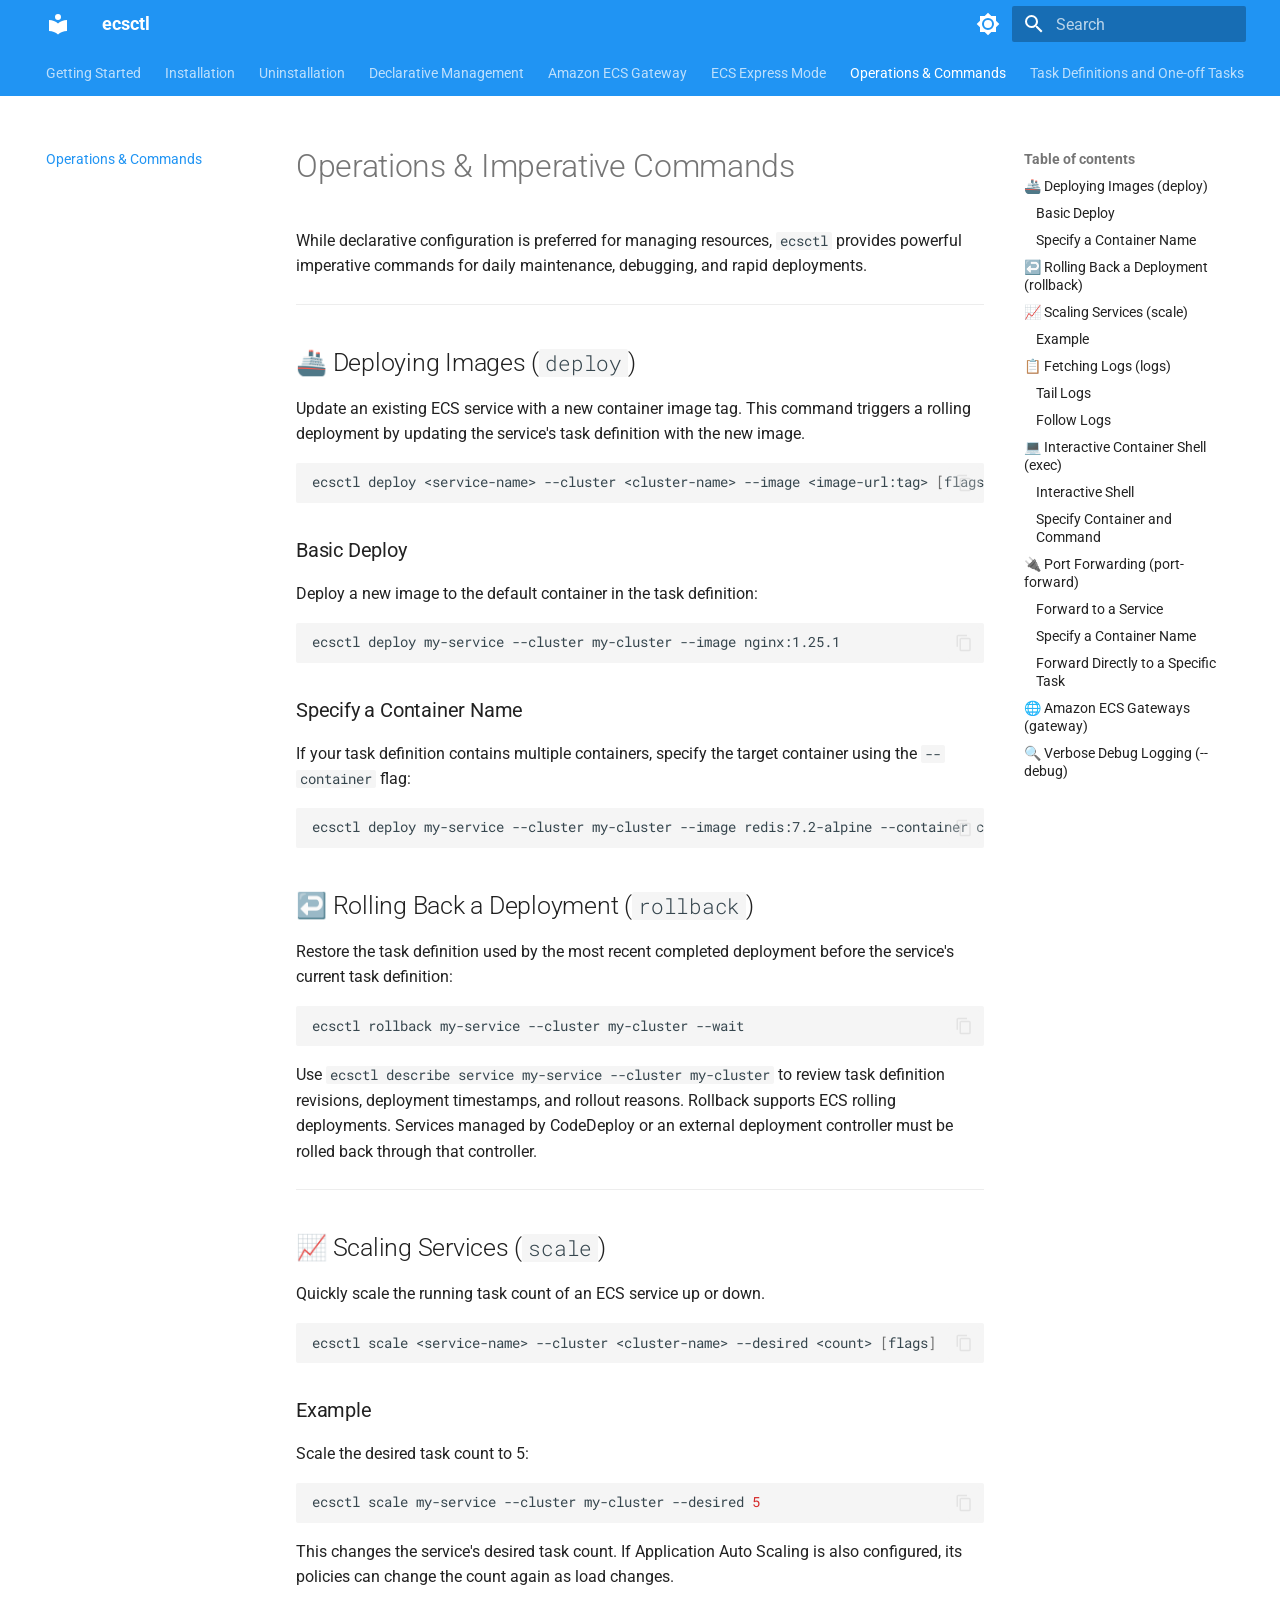
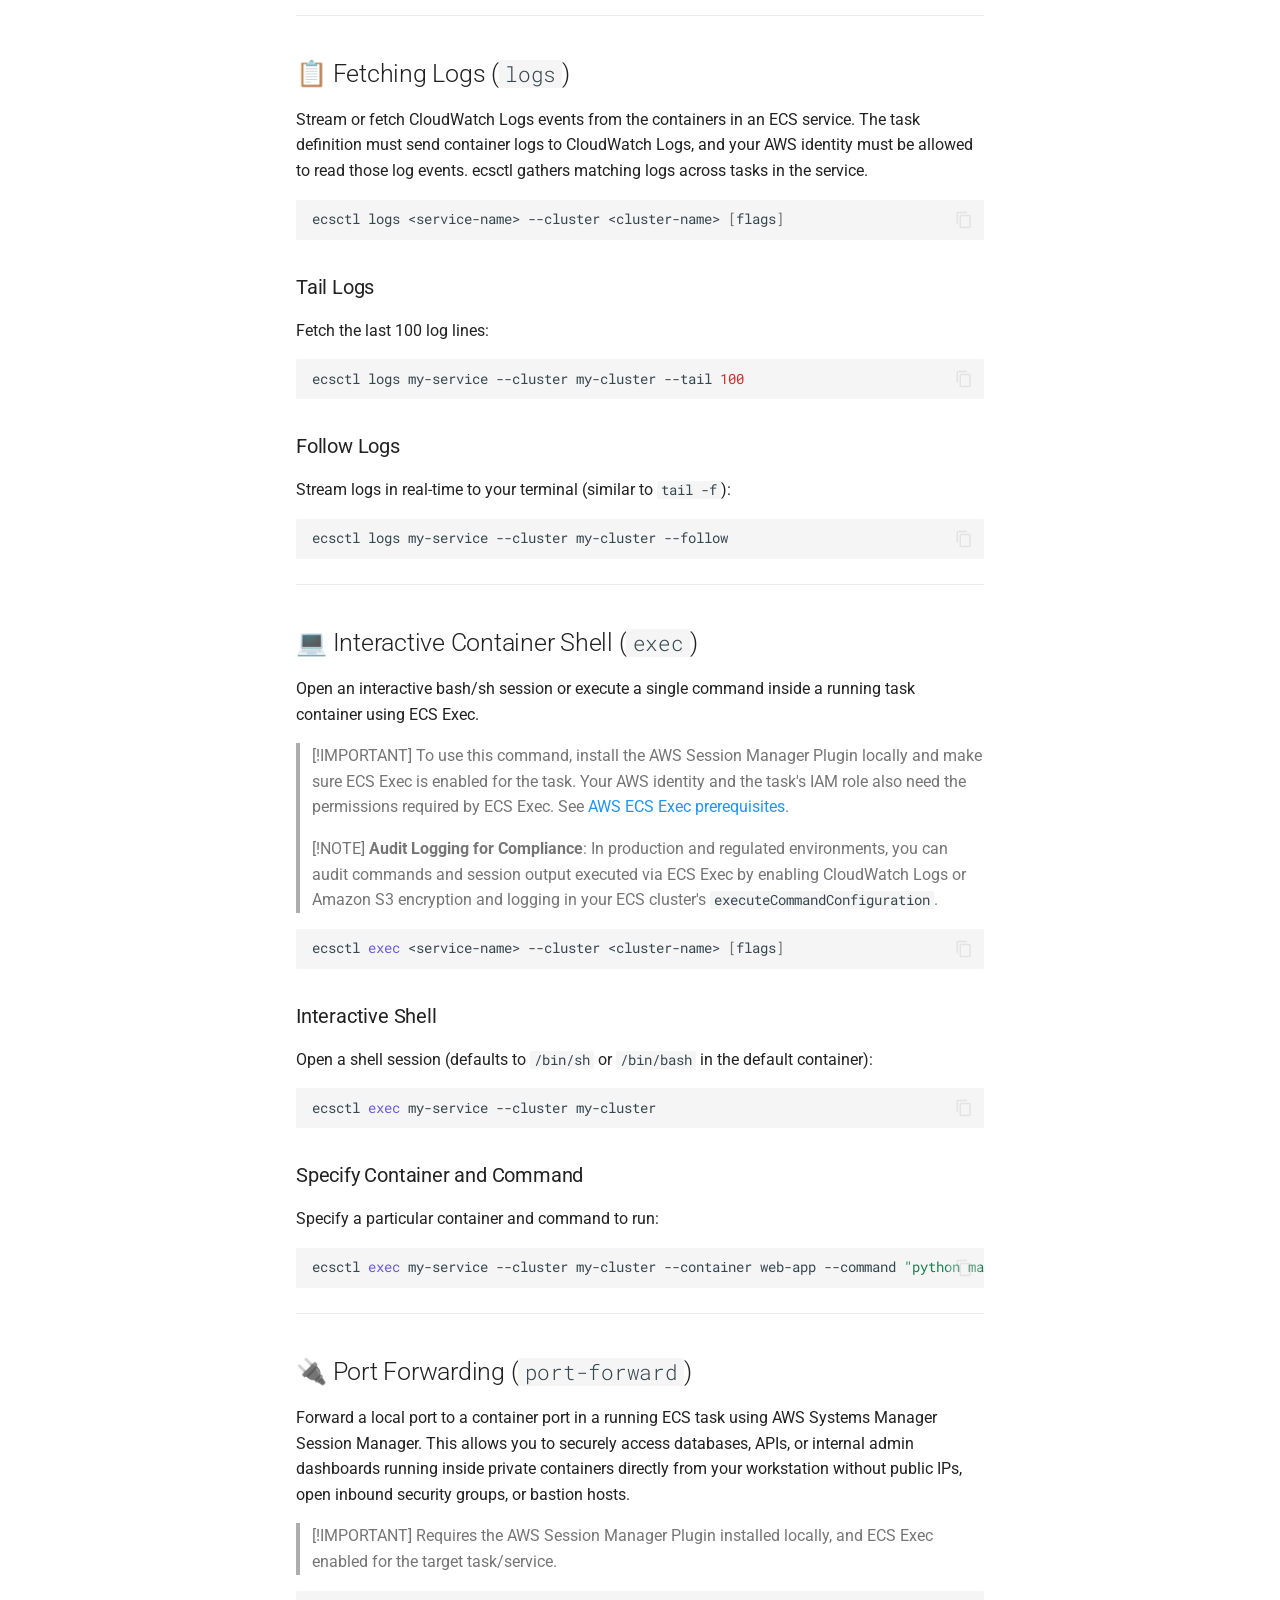
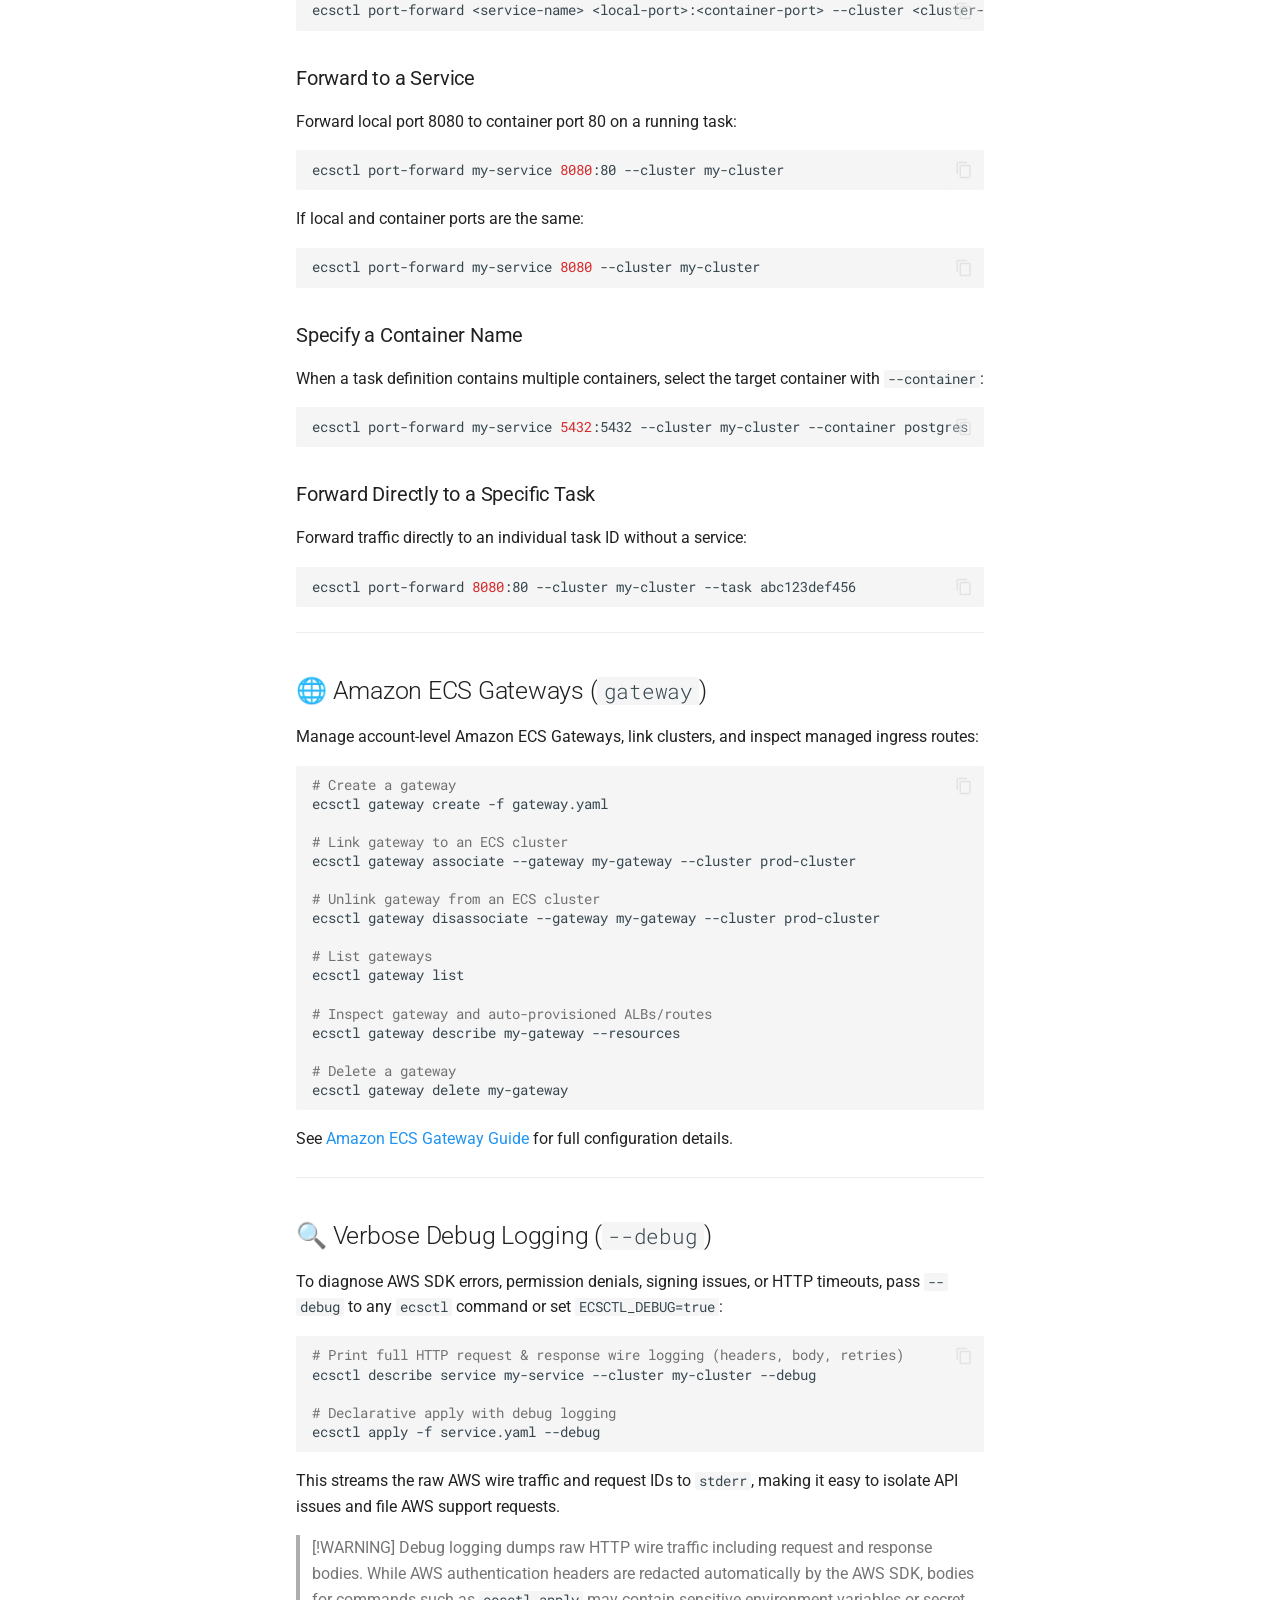
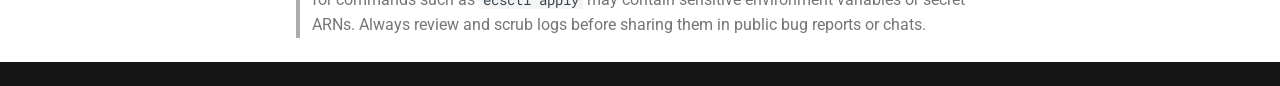
<file: commands/index.html>
<!doctype html>
<html lang="en" class="no-js">
  <head>
    
      <meta charset="utf-8">
      <meta name="viewport" content="width=device-width,initial-scale=1">
      
        <meta name="description" content="A CLI tool for managing Amazon ECS resources, inspired by eksctl.">
      
      
        <meta name="author" content="Roslaan001">
      
      
        <link rel="canonical" href="https://roslaan001.github.io/ecsctl/commands/">
      
      
        <link rel="prev" href="../express/">
      
      
        <link rel="next" href="../tasks/">
      
      
        
      
      
      <link rel="icon" href="../assets/images/favicon.png">
      <meta name="generator" content="mkdocs-1.6.1, mkdocs-material-9.8.1">
    
    
      
        <title>Operations & Commands - ecsctl</title>
      
    
    
      <link rel="stylesheet" href="../assets/stylesheets/main.57a0d79d.min.css">
      
        
        <link rel="stylesheet" href="../assets/stylesheets/palette.fb2fffe2.min.css">
      
      


    
    
      
    
    
      
        
        
        <link rel="preconnect" href="https://fonts.gstatic.com" crossorigin>
        <link rel="stylesheet" href="https://fonts.googleapis.com/css?family=Roboto:300,300i,400,400i,700,700i%7CRoboto+Mono:400,400i,700,700i&display=fallback">
        <style>:root{--md-text-font:"Roboto";--md-code-font:"Roboto Mono"}</style>
      
    
    
    <script>__md_scope=new URL("..",location),__md_hash=e=>[...e].reduce(((e,_)=>(e<<5)-e+_.charCodeAt(0)),0),__md_get=(e,_=localStorage,t=__md_scope)=>JSON.parse(_.getItem(t.pathname+"."+e)),__md_set=(e,_,t=localStorage,a=__md_scope)=>{try{t.setItem(a.pathname+"."+e,JSON.stringify(_))}catch(e){}}</script>
    
      

    
    
  </head>
  
  
    
    
      
    
    
    
    
    <body dir="ltr" data-md-color-scheme="default" data-md-color-primary="blue" data-md-color-accent="blue">
  
    
    <input class="md-toggle" data-md-toggle="drawer" type="checkbox" id="__drawer" autocomplete="off">
    <input class="md-toggle" data-md-toggle="search" type="checkbox" id="__search" autocomplete="off">
    <label class="md-overlay" for="__drawer"></label>
    <div data-md-component="skip">
      
        
        <a href="#operations-imperative-commands" class="md-skip">
          Skip to content
        </a>
      
    </div>
    <div data-md-component="announce">
      
    </div>
    
    
      

<header class="md-header" data-md-component="header">
  <nav class="md-header__inner md-grid" aria-label="Header">
    <a href=".." title="ecsctl" class="md-header__button md-logo" aria-label="ecsctl" data-md-component="logo">
      
  
  <svg xmlns="http://www.w3.org/2000/svg" viewBox="0 0 24 24"><path d="M12 8a3 3 0 0 0 3-3 3 3 0 0 0-3-3 3 3 0 0 0-3 3 3 3 0 0 0 3 3m0 3.54C9.64 9.35 6.5 8 3 8v11c3.5 0 6.64 1.35 9 3.54 2.36-2.19 5.5-3.54 9-3.54V8c-3.5 0-6.64 1.35-9 3.54"/></svg>

    </a>
    <label class="md-header__button md-icon" for="__drawer">
      
      <svg xmlns="http://www.w3.org/2000/svg" viewBox="0 0 24 24"><path d="M3 6h18v2H3zm0 5h18v2H3zm0 5h18v2H3z"/></svg>
    </label>
    <div class="md-header__title" data-md-component="header-title">
      <div class="md-header__ellipsis">
        <div class="md-header__topic">
          <span class="md-ellipsis">
            ecsctl
          </span>
        </div>
        <div class="md-header__topic" data-md-component="header-topic">
          <span class="md-ellipsis">
            
              Operations & Commands
            
          </span>
        </div>
      </div>
    </div>
    
      
        <form class="md-header__option" data-md-component="palette">
  
    
    
    
    <input class="md-option" data-md-color-media="(prefers-color-scheme: light)" data-md-color-scheme="default" data-md-color-primary="blue" data-md-color-accent="blue"  aria-label="Switch to dark mode"  type="radio" name="__palette" id="__palette_0">
    
      <label class="md-header__button md-icon" title="Switch to dark mode" for="__palette_1" hidden>
        <svg xmlns="http://www.w3.org/2000/svg" viewBox="0 0 24 24"><path d="M12 8a4 4 0 0 0-4 4 4 4 0 0 0 4 4 4 4 0 0 0 4-4 4 4 0 0 0-4-4m0 10a6 6 0 0 1-6-6 6 6 0 0 1 6-6 6 6 0 0 1 6 6 6 6 0 0 1-6 6m8-9.31V4h-4.69L12 .69 8.69 4H4v4.69L.69 12 4 15.31V20h4.69L12 23.31 15.31 20H20v-4.69L23.31 12z"/></svg>
      </label>
    
  
    
    
    
    <input class="md-option" data-md-color-media="(prefers-color-scheme: dark)" data-md-color-scheme="slate" data-md-color-primary="blue" data-md-color-accent="blue"  aria-label="Switch to light mode"  type="radio" name="__palette" id="__palette_1">
    
      <label class="md-header__button md-icon" title="Switch to light mode" for="__palette_0" hidden>
        <svg xmlns="http://www.w3.org/2000/svg" viewBox="0 0 24 24"><path d="M12 18c-.89 0-1.74-.2-2.5-.55C11.56 16.5 13 14.42 13 12s-1.44-4.5-3.5-5.45C10.26 6.2 11.11 6 12 6a6 6 0 0 1 6 6 6 6 0 0 1-6 6m8-9.31V4h-4.69L12 .69 8.69 4H4v4.69L.69 12 4 15.31V20h4.69L12 23.31 15.31 20H20v-4.69L23.31 12z"/></svg>
      </label>
    
  
</form>
      
    
    
      <script>var palette=__md_get("__palette");if(palette&&palette.color){if("(prefers-color-scheme)"===palette.color.media){var media=matchMedia("(prefers-color-scheme: light)"),input=document.querySelector(media.matches?"[data-md-color-media='(prefers-color-scheme: light)']":"[data-md-color-media='(prefers-color-scheme: dark)']");palette.color.media=input.getAttribute("data-md-color-media"),palette.color.scheme=input.getAttribute("data-md-color-scheme"),palette.color.primary=input.getAttribute("data-md-color-primary"),palette.color.accent=input.getAttribute("data-md-color-accent")}for(var[key,value]of Object.entries(palette.color))document.body.setAttribute("data-md-color-"+key,value)}</script>
    
    
    
      
      
        <label class="md-header__button md-icon" for="__search">
          
          <svg xmlns="http://www.w3.org/2000/svg" viewBox="0 0 24 24"><path d="M9.5 3A6.5 6.5 0 0 1 16 9.5c0 1.61-.59 3.09-1.56 4.23l.27.27h.79l5 5-1.5 1.5-5-5v-.79l-.27-.27A6.52 6.52 0 0 1 9.5 16 6.5 6.5 0 0 1 3 9.5 6.5 6.5 0 0 1 9.5 3m0 2C7 5 5 7 5 9.5S7 14 9.5 14 14 12 14 9.5 12 5 9.5 5"/></svg>
        </label>
        <div class="md-search" data-md-component="search" role="dialog">
  <label class="md-search__overlay" for="__search"></label>
  <div class="md-search__inner" role="search">
    <form class="md-search__form" name="search">
      <input type="text" class="md-search__input" name="query" aria-label="Search" placeholder="Search" autocapitalize="off" autocorrect="off" autocomplete="off" spellcheck="false" data-md-component="search-query" required>
      <label class="md-search__icon md-icon" for="__search">
        
        <svg xmlns="http://www.w3.org/2000/svg" viewBox="0 0 24 24"><path d="M9.5 3A6.5 6.5 0 0 1 16 9.5c0 1.61-.59 3.09-1.56 4.23l.27.27h.79l5 5-1.5 1.5-5-5v-.79l-.27-.27A6.52 6.52 0 0 1 9.5 16 6.5 6.5 0 0 1 3 9.5 6.5 6.5 0 0 1 9.5 3m0 2C7 5 5 7 5 9.5S7 14 9.5 14 14 12 14 9.5 12 5 9.5 5"/></svg>
        
        <svg xmlns="http://www.w3.org/2000/svg" viewBox="0 0 24 24"><path d="M20 11v2H8l5.5 5.5-1.42 1.42L4.16 12l7.92-7.92L13.5 5.5 8 11z"/></svg>
      </label>
      <nav class="md-search__options" aria-label="Search">
        
        <button type="reset" class="md-search__icon md-icon" title="Clear" aria-label="Clear" tabindex="-1">
          
          <svg xmlns="http://www.w3.org/2000/svg" viewBox="0 0 24 24"><path d="M19 6.41 17.59 5 12 10.59 6.41 5 5 6.41 10.59 12 5 17.59 6.41 19 12 13.41 17.59 19 19 17.59 13.41 12z"/></svg>
        </button>
      </nav>
      
        <div class="md-search__suggest" data-md-component="search-suggest"></div>
      
    </form>
    <div class="md-search__output">
      <div class="md-search__scrollwrap" tabindex="0" data-md-scrollfix>
        <div class="md-search-result" data-md-component="search-result">
          <div class="md-search-result__meta">
            Initializing search
          </div>
          <ol class="md-search-result__list" role="presentation"></ol>
        </div>
      </div>
    </div>
  </div>
</div>
      
    
    
  </nav>
  
</header>
    
    <div class="md-container" data-md-component="container">
      
      
        
          
            
<nav class="md-tabs" aria-label="Tabs" data-md-component="tabs">
  <div class="md-grid">
    <ul class="md-tabs__list">
      
        
  
  
  
  
    <li class="md-tabs__item">
      <a href=".." class="md-tabs__link">
        
  
  
    
  
  Getting Started

      </a>
    </li>
  

      
        
  
  
  
  
    <li class="md-tabs__item">
      <a href="../installation/" class="md-tabs__link">
        
  
  
    
  
  Installation

      </a>
    </li>
  

      
        
  
  
  
  
    <li class="md-tabs__item">
      <a href="../uninstallation/" class="md-tabs__link">
        
  
  
    
  
  Uninstallation

      </a>
    </li>
  

      
        
  
  
  
  
    <li class="md-tabs__item">
      <a href="../declarative/" class="md-tabs__link">
        
  
  
    
  
  Declarative Management

      </a>
    </li>
  

      
        
  
  
  
  
    <li class="md-tabs__item">
      <a href="../gateway/" class="md-tabs__link">
        
  
  
    
  
  Amazon ECS Gateway

      </a>
    </li>
  

      
        
  
  
  
  
    <li class="md-tabs__item">
      <a href="../express/" class="md-tabs__link">
        
  
  
    
  
  ECS Express Mode

      </a>
    </li>
  

      
        
  
  
  
    
  
  
    <li class="md-tabs__item md-tabs__item--active">
      <a href="./" class="md-tabs__link">
        
  
  
    
  
  Operations & Commands

      </a>
    </li>
  

      
        
  
  
  
  
    <li class="md-tabs__item">
      <a href="../tasks/" class="md-tabs__link">
        
  
  
    
  
  Task Definitions and One-off Tasks

      </a>
    </li>
  

      
        
  
  
  
  
    <li class="md-tabs__item">
      <a href="../inspection/" class="md-tabs__link">
        
  
  
    
  
  Resource Inspection

      </a>
    </li>
  

      
        
  
  
  
  
    <li class="md-tabs__item">
      <a href="../state/" class="md-tabs__link">
        
  
  
    
  
  Remote State

      </a>
    </li>
  

      
        
  
  
  
  
    <li class="md-tabs__item">
      <a href="../reference/" class="md-tabs__link">
        
  
  
    
  
  CLI Reference

      </a>
    </li>
  

      
        
  
  
  
  
    <li class="md-tabs__item">
      <a href="../releases/" class="md-tabs__link">
        
  
  
    
  
  Release Notes and Upgrades

      </a>
    </li>
  

      
    </ul>
  </div>
</nav>
          
        
      
      <main class="md-main" data-md-component="main">
        <div class="md-main__inner md-grid">
          
            
              
              <div class="md-sidebar md-sidebar--primary" data-md-component="sidebar" data-md-type="navigation" >
                <div class="md-sidebar__scrollwrap">
                  <div class="md-sidebar__inner">
                    


  


<nav class="md-nav md-nav--primary md-nav--lifted" aria-label="Navigation" data-md-level="0">
  <label class="md-nav__title" for="__drawer">
    <a href=".." title="ecsctl" class="md-nav__button md-logo" aria-label="ecsctl" data-md-component="logo">
      
  
  <svg xmlns="http://www.w3.org/2000/svg" viewBox="0 0 24 24"><path d="M12 8a3 3 0 0 0 3-3 3 3 0 0 0-3-3 3 3 0 0 0-3 3 3 3 0 0 0 3 3m0 3.54C9.64 9.35 6.5 8 3 8v11c3.5 0 6.64 1.35 9 3.54 2.36-2.19 5.5-3.54 9-3.54V8c-3.5 0-6.64 1.35-9 3.54"/></svg>

    </a>
    ecsctl
  </label>
  
  <ul class="md-nav__list" data-md-scrollfix>
    
      
      
  
  
  
  
    <li class="md-nav__item">
      <a href=".." class="md-nav__link">
        
  
  
  <span class="md-ellipsis">
    
  
    Getting Started
  

    
  </span>
  
  

      </a>
    </li>
  

    
      
      
  
  
  
  
    <li class="md-nav__item">
      <a href="../installation/" class="md-nav__link">
        
  
  
  <span class="md-ellipsis">
    
  
    Installation
  

    
  </span>
  
  

      </a>
    </li>
  

    
      
      
  
  
  
  
    <li class="md-nav__item">
      <a href="../uninstallation/" class="md-nav__link">
        
  
  
  <span class="md-ellipsis">
    
  
    Uninstallation
  

    
  </span>
  
  

      </a>
    </li>
  

    
      
      
  
  
  
  
    <li class="md-nav__item">
      <a href="../declarative/" class="md-nav__link">
        
  
  
  <span class="md-ellipsis">
    
  
    Declarative Management
  

    
  </span>
  
  

      </a>
    </li>
  

    
      
      
  
  
  
  
    <li class="md-nav__item">
      <a href="../gateway/" class="md-nav__link">
        
  
  
  <span class="md-ellipsis">
    
  
    Amazon ECS Gateway
  

    
  </span>
  
  

      </a>
    </li>
  

    
      
      
  
  
  
  
    <li class="md-nav__item">
      <a href="../express/" class="md-nav__link">
        
  
  
  <span class="md-ellipsis">
    
  
    ECS Express Mode
  

    
  </span>
  
  

      </a>
    </li>
  

    
      
      
  
  
    
  
  
  
    <li class="md-nav__item md-nav__item--active">
      
      <input class="md-nav__toggle md-toggle" type="checkbox" id="__toc">
      
      
        
      
      
        <label class="md-nav__link md-nav__link--active" for="__toc">
          
  
  
  <span class="md-ellipsis">
    
  
    Operations & Commands
  

    
  </span>
  
  

          <span class="md-nav__icon md-icon"></span>
        </label>
      
      <a href="./" class="md-nav__link md-nav__link--active">
        
  
  
  <span class="md-ellipsis">
    
  
    Operations & Commands
  

    
  </span>
  
  

      </a>
      
        

<nav class="md-nav md-nav--secondary" aria-label="Table of contents">
  
  
  
    
  
  
    <label class="md-nav__title" for="__toc">
      <span class="md-nav__icon md-icon"></span>
      Table of contents
    </label>
    <ul class="md-nav__list" data-md-component="toc" data-md-scrollfix>
      
        <li class="md-nav__item">
  <a href="#deploying-images-deploy" class="md-nav__link">
    <span class="md-ellipsis">
      
        🚢 Deploying Images (deploy)
      
    </span>
  </a>
  
    <nav class="md-nav" aria-label="🚢 Deploying Images (deploy)">
      <ul class="md-nav__list">
        
          <li class="md-nav__item">
  <a href="#basic-deploy" class="md-nav__link">
    <span class="md-ellipsis">
      
        Basic Deploy
      
    </span>
  </a>
  
</li>
        
          <li class="md-nav__item">
  <a href="#specify-a-container-name" class="md-nav__link">
    <span class="md-ellipsis">
      
        Specify a Container Name
      
    </span>
  </a>
  
</li>
        
      </ul>
    </nav>
  
</li>
      
        <li class="md-nav__item">
  <a href="#rolling-back-a-deployment-rollback" class="md-nav__link">
    <span class="md-ellipsis">
      
        ↩️ Rolling Back a Deployment (rollback)
      
    </span>
  </a>
  
</li>
      
        <li class="md-nav__item">
  <a href="#scaling-services-scale" class="md-nav__link">
    <span class="md-ellipsis">
      
        📈 Scaling Services (scale)
      
    </span>
  </a>
  
    <nav class="md-nav" aria-label="📈 Scaling Services (scale)">
      <ul class="md-nav__list">
        
          <li class="md-nav__item">
  <a href="#example" class="md-nav__link">
    <span class="md-ellipsis">
      
        Example
      
    </span>
  </a>
  
</li>
        
      </ul>
    </nav>
  
</li>
      
        <li class="md-nav__item">
  <a href="#fetching-logs-logs" class="md-nav__link">
    <span class="md-ellipsis">
      
        📋 Fetching Logs (logs)
      
    </span>
  </a>
  
    <nav class="md-nav" aria-label="📋 Fetching Logs (logs)">
      <ul class="md-nav__list">
        
          <li class="md-nav__item">
  <a href="#tail-logs" class="md-nav__link">
    <span class="md-ellipsis">
      
        Tail Logs
      
    </span>
  </a>
  
</li>
        
          <li class="md-nav__item">
  <a href="#follow-logs" class="md-nav__link">
    <span class="md-ellipsis">
      
        Follow Logs
      
    </span>
  </a>
  
</li>
        
      </ul>
    </nav>
  
</li>
      
        <li class="md-nav__item">
  <a href="#interactive-container-shell-exec" class="md-nav__link">
    <span class="md-ellipsis">
      
        💻 Interactive Container Shell (exec)
      
    </span>
  </a>
  
    <nav class="md-nav" aria-label="💻 Interactive Container Shell (exec)">
      <ul class="md-nav__list">
        
          <li class="md-nav__item">
  <a href="#interactive-shell" class="md-nav__link">
    <span class="md-ellipsis">
      
        Interactive Shell
      
    </span>
  </a>
  
</li>
        
          <li class="md-nav__item">
  <a href="#specify-container-and-command" class="md-nav__link">
    <span class="md-ellipsis">
      
        Specify Container and Command
      
    </span>
  </a>
  
</li>
        
      </ul>
    </nav>
  
</li>
      
        <li class="md-nav__item">
  <a href="#port-forwarding-port-forward" class="md-nav__link">
    <span class="md-ellipsis">
      
        🔌 Port Forwarding (port-forward)
      
    </span>
  </a>
  
    <nav class="md-nav" aria-label="🔌 Port Forwarding (port-forward)">
      <ul class="md-nav__list">
        
          <li class="md-nav__item">
  <a href="#forward-to-a-service" class="md-nav__link">
    <span class="md-ellipsis">
      
        Forward to a Service
      
    </span>
  </a>
  
</li>
        
          <li class="md-nav__item">
  <a href="#specify-a-container-name_1" class="md-nav__link">
    <span class="md-ellipsis">
      
        Specify a Container Name
      
    </span>
  </a>
  
</li>
        
          <li class="md-nav__item">
  <a href="#forward-directly-to-a-specific-task" class="md-nav__link">
    <span class="md-ellipsis">
      
        Forward Directly to a Specific Task
      
    </span>
  </a>
  
</li>
        
      </ul>
    </nav>
  
</li>
      
        <li class="md-nav__item">
  <a href="#amazon-ecs-gateways-gateway" class="md-nav__link">
    <span class="md-ellipsis">
      
        🌐 Amazon ECS Gateways (gateway)
      
    </span>
  </a>
  
</li>
      
        <li class="md-nav__item">
  <a href="#verbose-debug-logging-debug" class="md-nav__link">
    <span class="md-ellipsis">
      
        🔍 Verbose Debug Logging (--debug)
      
    </span>
  </a>
  
</li>
      
    </ul>
  
</nav>
      
    </li>
  

    
      
      
  
  
  
  
    <li class="md-nav__item">
      <a href="../tasks/" class="md-nav__link">
        
  
  
  <span class="md-ellipsis">
    
  
    Task Definitions and One-off Tasks
  

    
  </span>
  
  

      </a>
    </li>
  

    
      
      
  
  
  
  
    <li class="md-nav__item">
      <a href="../inspection/" class="md-nav__link">
        
  
  
  <span class="md-ellipsis">
    
  
    Resource Inspection
  

    
  </span>
  
  

      </a>
    </li>
  

    
      
      
  
  
  
  
    <li class="md-nav__item">
      <a href="../state/" class="md-nav__link">
        
  
  
  <span class="md-ellipsis">
    
  
    Remote State
  

    
  </span>
  
  

      </a>
    </li>
  

    
      
      
  
  
  
  
    <li class="md-nav__item">
      <a href="../reference/" class="md-nav__link">
        
  
  
  <span class="md-ellipsis">
    
  
    CLI Reference
  

    
  </span>
  
  

      </a>
    </li>
  

    
      
      
  
  
  
  
    <li class="md-nav__item">
      <a href="../releases/" class="md-nav__link">
        
  
  
  <span class="md-ellipsis">
    
  
    Release Notes and Upgrades
  

    
  </span>
  
  

      </a>
    </li>
  

    
  </ul>
</nav>
                  </div>
                </div>
              </div>
            
            
              
              <div class="md-sidebar md-sidebar--secondary" data-md-component="sidebar" data-md-type="toc" >
                <div class="md-sidebar__scrollwrap">
                  <div class="md-sidebar__inner">
                    

<nav class="md-nav md-nav--secondary" aria-label="Table of contents">
  
  
  
    
  
  
    <label class="md-nav__title" for="__toc">
      <span class="md-nav__icon md-icon"></span>
      Table of contents
    </label>
    <ul class="md-nav__list" data-md-component="toc" data-md-scrollfix>
      
        <li class="md-nav__item">
  <a href="#deploying-images-deploy" class="md-nav__link">
    <span class="md-ellipsis">
      
        🚢 Deploying Images (deploy)
      
    </span>
  </a>
  
    <nav class="md-nav" aria-label="🚢 Deploying Images (deploy)">
      <ul class="md-nav__list">
        
          <li class="md-nav__item">
  <a href="#basic-deploy" class="md-nav__link">
    <span class="md-ellipsis">
      
        Basic Deploy
      
    </span>
  </a>
  
</li>
        
          <li class="md-nav__item">
  <a href="#specify-a-container-name" class="md-nav__link">
    <span class="md-ellipsis">
      
        Specify a Container Name
      
    </span>
  </a>
  
</li>
        
      </ul>
    </nav>
  
</li>
      
        <li class="md-nav__item">
  <a href="#rolling-back-a-deployment-rollback" class="md-nav__link">
    <span class="md-ellipsis">
      
        ↩️ Rolling Back a Deployment (rollback)
      
    </span>
  </a>
  
</li>
      
        <li class="md-nav__item">
  <a href="#scaling-services-scale" class="md-nav__link">
    <span class="md-ellipsis">
      
        📈 Scaling Services (scale)
      
    </span>
  </a>
  
    <nav class="md-nav" aria-label="📈 Scaling Services (scale)">
      <ul class="md-nav__list">
        
          <li class="md-nav__item">
  <a href="#example" class="md-nav__link">
    <span class="md-ellipsis">
      
        Example
      
    </span>
  </a>
  
</li>
        
      </ul>
    </nav>
  
</li>
      
        <li class="md-nav__item">
  <a href="#fetching-logs-logs" class="md-nav__link">
    <span class="md-ellipsis">
      
        📋 Fetching Logs (logs)
      
    </span>
  </a>
  
    <nav class="md-nav" aria-label="📋 Fetching Logs (logs)">
      <ul class="md-nav__list">
        
          <li class="md-nav__item">
  <a href="#tail-logs" class="md-nav__link">
    <span class="md-ellipsis">
      
        Tail Logs
      
    </span>
  </a>
  
</li>
        
          <li class="md-nav__item">
  <a href="#follow-logs" class="md-nav__link">
    <span class="md-ellipsis">
      
        Follow Logs
      
    </span>
  </a>
  
</li>
        
      </ul>
    </nav>
  
</li>
      
        <li class="md-nav__item">
  <a href="#interactive-container-shell-exec" class="md-nav__link">
    <span class="md-ellipsis">
      
        💻 Interactive Container Shell (exec)
      
    </span>
  </a>
  
    <nav class="md-nav" aria-label="💻 Interactive Container Shell (exec)">
      <ul class="md-nav__list">
        
          <li class="md-nav__item">
  <a href="#interactive-shell" class="md-nav__link">
    <span class="md-ellipsis">
      
        Interactive Shell
      
    </span>
  </a>
  
</li>
        
          <li class="md-nav__item">
  <a href="#specify-container-and-command" class="md-nav__link">
    <span class="md-ellipsis">
      
        Specify Container and Command
      
    </span>
  </a>
  
</li>
        
      </ul>
    </nav>
  
</li>
      
        <li class="md-nav__item">
  <a href="#port-forwarding-port-forward" class="md-nav__link">
    <span class="md-ellipsis">
      
        🔌 Port Forwarding (port-forward)
      
    </span>
  </a>
  
    <nav class="md-nav" aria-label="🔌 Port Forwarding (port-forward)">
      <ul class="md-nav__list">
        
          <li class="md-nav__item">
  <a href="#forward-to-a-service" class="md-nav__link">
    <span class="md-ellipsis">
      
        Forward to a Service
      
    </span>
  </a>
  
</li>
        
          <li class="md-nav__item">
  <a href="#specify-a-container-name_1" class="md-nav__link">
    <span class="md-ellipsis">
      
        Specify a Container Name
      
    </span>
  </a>
  
</li>
        
          <li class="md-nav__item">
  <a href="#forward-directly-to-a-specific-task" class="md-nav__link">
    <span class="md-ellipsis">
      
        Forward Directly to a Specific Task
      
    </span>
  </a>
  
</li>
        
      </ul>
    </nav>
  
</li>
      
        <li class="md-nav__item">
  <a href="#amazon-ecs-gateways-gateway" class="md-nav__link">
    <span class="md-ellipsis">
      
        🌐 Amazon ECS Gateways (gateway)
      
    </span>
  </a>
  
</li>
      
        <li class="md-nav__item">
  <a href="#verbose-debug-logging-debug" class="md-nav__link">
    <span class="md-ellipsis">
      
        🔍 Verbose Debug Logging (--debug)
      
    </span>
  </a>
  
</li>
      
    </ul>
  
</nav>
                  </div>
                </div>
              </div>
            
          
          
            <div class="md-content" data-md-component="content">
              
              <article class="md-content__inner md-typeset">
                
                  



<h1 id="operations-imperative-commands">Operations &amp; Imperative Commands</h1>
<p>While declarative configuration is preferred for managing resources, <code>ecsctl</code> provides powerful imperative commands for daily maintenance, debugging, and rapid deployments.</p>
<hr />
<h2 id="deploying-images-deploy">🚢 Deploying Images (<code>deploy</code>)</h2>
<p>Update an existing ECS service with a new container image tag. This command triggers a rolling deployment by updating the service's task definition with the new image.</p>
<div class="language-bash highlight"><pre><span></span><code><span id="__span-0-1"><a id="__codelineno-0-1" name="__codelineno-0-1" href="#__codelineno-0-1"></a>ecsctl<span class="w"> </span>deploy<span class="w"> </span>&lt;service-name&gt;<span class="w"> </span>--cluster<span class="w"> </span>&lt;cluster-name&gt;<span class="w"> </span>--image<span class="w"> </span>&lt;image-url:tag&gt;<span class="w"> </span><span class="o">[</span>flags<span class="o">]</span>
</span></code></pre></div>
<h3 id="basic-deploy">Basic Deploy</h3>
<p>Deploy a new image to the default container in the task definition:</p>
<div class="language-bash highlight"><pre><span></span><code><span id="__span-1-1"><a id="__codelineno-1-1" name="__codelineno-1-1" href="#__codelineno-1-1"></a>ecsctl<span class="w"> </span>deploy<span class="w"> </span>my-service<span class="w"> </span>--cluster<span class="w"> </span>my-cluster<span class="w"> </span>--image<span class="w"> </span>nginx:1.25.1
</span></code></pre></div>
<h3 id="specify-a-container-name">Specify a Container Name</h3>
<p>If your task definition contains multiple containers, specify the target container using the <code>--container</code> flag:</p>
<div class="language-bash highlight"><pre><span></span><code><span id="__span-2-1"><a id="__codelineno-2-1" name="__codelineno-2-1" href="#__codelineno-2-1"></a>ecsctl<span class="w"> </span>deploy<span class="w"> </span>my-service<span class="w"> </span>--cluster<span class="w"> </span>my-cluster<span class="w"> </span>--image<span class="w"> </span>redis:7.2-alpine<span class="w"> </span>--container<span class="w"> </span>cache
</span></code></pre></div>
<h2 id="rolling-back-a-deployment-rollback">↩️ Rolling Back a Deployment (<code>rollback</code>)</h2>
<p>Restore the task definition used by the most recent completed deployment before
the service's current task definition:</p>
<div class="language-bash highlight"><pre><span></span><code><span id="__span-3-1"><a id="__codelineno-3-1" name="__codelineno-3-1" href="#__codelineno-3-1"></a>ecsctl<span class="w"> </span>rollback<span class="w"> </span>my-service<span class="w"> </span>--cluster<span class="w"> </span>my-cluster<span class="w"> </span>--wait
</span></code></pre></div>
<p>Use <code>ecsctl describe service my-service --cluster my-cluster</code> to review task
definition revisions, deployment timestamps, and rollout reasons. Rollback
supports ECS rolling deployments. Services managed by CodeDeploy or an external
deployment controller must be rolled back through that controller.</p>
<hr />
<h2 id="scaling-services-scale">📈 Scaling Services (<code>scale</code>)</h2>
<p>Quickly scale the running task count of an ECS service up or down.</p>
<div class="language-bash highlight"><pre><span></span><code><span id="__span-4-1"><a id="__codelineno-4-1" name="__codelineno-4-1" href="#__codelineno-4-1"></a>ecsctl<span class="w"> </span>scale<span class="w"> </span>&lt;service-name&gt;<span class="w"> </span>--cluster<span class="w"> </span>&lt;cluster-name&gt;<span class="w"> </span>--desired<span class="w"> </span>&lt;count&gt;<span class="w"> </span><span class="o">[</span>flags<span class="o">]</span>
</span></code></pre></div>
<h3 id="example">Example</h3>
<p>Scale the desired task count to 5:</p>
<div class="language-bash highlight"><pre><span></span><code><span id="__span-5-1"><a id="__codelineno-5-1" name="__codelineno-5-1" href="#__codelineno-5-1"></a>ecsctl<span class="w"> </span>scale<span class="w"> </span>my-service<span class="w"> </span>--cluster<span class="w"> </span>my-cluster<span class="w"> </span>--desired<span class="w"> </span><span class="m">5</span>
</span></code></pre></div>
<p>This changes the service's desired task count. If Application Auto Scaling is also configured, its policies can change the count again as load changes.</p>
<hr />
<h2 id="fetching-logs-logs">📋 Fetching Logs (<code>logs</code>)</h2>
<p>Stream or fetch CloudWatch Logs events from the containers in an ECS service. The task definition must send container logs to CloudWatch Logs, and your AWS identity must be allowed to read those log events. ecsctl gathers matching logs across tasks in the service.</p>
<div class="language-bash highlight"><pre><span></span><code><span id="__span-6-1"><a id="__codelineno-6-1" name="__codelineno-6-1" href="#__codelineno-6-1"></a>ecsctl<span class="w"> </span>logs<span class="w"> </span>&lt;service-name&gt;<span class="w"> </span>--cluster<span class="w"> </span>&lt;cluster-name&gt;<span class="w"> </span><span class="o">[</span>flags<span class="o">]</span>
</span></code></pre></div>
<h3 id="tail-logs">Tail Logs</h3>
<p>Fetch the last 100 log lines:</p>
<div class="language-bash highlight"><pre><span></span><code><span id="__span-7-1"><a id="__codelineno-7-1" name="__codelineno-7-1" href="#__codelineno-7-1"></a>ecsctl<span class="w"> </span>logs<span class="w"> </span>my-service<span class="w"> </span>--cluster<span class="w"> </span>my-cluster<span class="w"> </span>--tail<span class="w"> </span><span class="m">100</span>
</span></code></pre></div>
<h3 id="follow-logs">Follow Logs</h3>
<p>Stream logs in real-time to your terminal (similar to <code>tail -f</code>):</p>
<div class="language-bash highlight"><pre><span></span><code><span id="__span-8-1"><a id="__codelineno-8-1" name="__codelineno-8-1" href="#__codelineno-8-1"></a>ecsctl<span class="w"> </span>logs<span class="w"> </span>my-service<span class="w"> </span>--cluster<span class="w"> </span>my-cluster<span class="w"> </span>--follow
</span></code></pre></div>
<hr />
<h2 id="interactive-container-shell-exec">💻 Interactive Container Shell (<code>exec</code>)</h2>
<p>Open an interactive bash/sh session or execute a single command inside a running task container using ECS Exec.</p>
<blockquote>
<p>[!IMPORTANT]
To use this command, install the AWS Session Manager Plugin locally and make sure ECS Exec is enabled for the task. Your AWS identity and the task's IAM role also need the permissions required by ECS Exec. See <a href="https://docs.aws.amazon.com/AmazonECS/latest/developerguide/ecs-exec.html">AWS ECS Exec prerequisites</a>.</p>
<p>[!NOTE]
<strong>Audit Logging for Compliance</strong>: In production and regulated environments, you can audit commands and session output executed via ECS Exec by enabling CloudWatch Logs or Amazon S3 encryption and logging in your ECS cluster's <code>executeCommandConfiguration</code>.</p>
</blockquote>
<div class="language-bash highlight"><pre><span></span><code><span id="__span-9-1"><a id="__codelineno-9-1" name="__codelineno-9-1" href="#__codelineno-9-1"></a>ecsctl<span class="w"> </span><span class="nb">exec</span><span class="w"> </span>&lt;service-name&gt;<span class="w"> </span>--cluster<span class="w"> </span>&lt;cluster-name&gt;<span class="w"> </span><span class="o">[</span>flags<span class="o">]</span>
</span></code></pre></div>
<h3 id="interactive-shell">Interactive Shell</h3>
<p>Open a shell session (defaults to <code>/bin/sh</code> or <code>/bin/bash</code> in the default container):</p>
<div class="language-bash highlight"><pre><span></span><code><span id="__span-10-1"><a id="__codelineno-10-1" name="__codelineno-10-1" href="#__codelineno-10-1"></a>ecsctl<span class="w"> </span><span class="nb">exec</span><span class="w"> </span>my-service<span class="w"> </span>--cluster<span class="w"> </span>my-cluster
</span></code></pre></div>
<h3 id="specify-container-and-command">Specify Container and Command</h3>
<p>Specify a particular container and command to run:</p>
<div class="language-bash highlight"><pre><span></span><code><span id="__span-11-1"><a id="__codelineno-11-1" name="__codelineno-11-1" href="#__codelineno-11-1"></a>ecsctl<span class="w"> </span><span class="nb">exec</span><span class="w"> </span>my-service<span class="w"> </span>--cluster<span class="w"> </span>my-cluster<span class="w"> </span>--container<span class="w"> </span>web-app<span class="w"> </span>--command<span class="w"> </span><span class="s2">"python manage.py migrate"</span>
</span></code></pre></div>
<hr />
<h2 id="port-forwarding-port-forward">🔌 Port Forwarding (<code>port-forward</code>)</h2>
<p>Forward a local port to a container port in a running ECS task using AWS Systems Manager Session Manager. This allows you to securely access databases, APIs, or internal admin dashboards running inside private containers directly from your workstation without public IPs, open inbound security groups, or bastion hosts.</p>
<blockquote>
<p>[!IMPORTANT]
Requires the AWS Session Manager Plugin installed locally, and ECS Exec enabled for the target task/service.</p>
</blockquote>
<div class="language-bash highlight"><pre><span></span><code><span id="__span-12-1"><a id="__codelineno-12-1" name="__codelineno-12-1" href="#__codelineno-12-1"></a>ecsctl<span class="w"> </span>port-forward<span class="w"> </span>&lt;service-name&gt;<span class="w"> </span>&lt;local-port&gt;:&lt;container-port&gt;<span class="w"> </span>--cluster<span class="w"> </span>&lt;cluster-name&gt;<span class="w"> </span><span class="o">[</span>flags<span class="o">]</span>
</span></code></pre></div>
<h3 id="forward-to-a-service">Forward to a Service</h3>
<p>Forward local port 8080 to container port 80 on a running task:</p>
<div class="language-bash highlight"><pre><span></span><code><span id="__span-13-1"><a id="__codelineno-13-1" name="__codelineno-13-1" href="#__codelineno-13-1"></a>ecsctl<span class="w"> </span>port-forward<span class="w"> </span>my-service<span class="w"> </span><span class="m">8080</span>:80<span class="w"> </span>--cluster<span class="w"> </span>my-cluster
</span></code></pre></div>
<p>If local and container ports are the same:</p>
<div class="language-bash highlight"><pre><span></span><code><span id="__span-14-1"><a id="__codelineno-14-1" name="__codelineno-14-1" href="#__codelineno-14-1"></a>ecsctl<span class="w"> </span>port-forward<span class="w"> </span>my-service<span class="w"> </span><span class="m">8080</span><span class="w"> </span>--cluster<span class="w"> </span>my-cluster
</span></code></pre></div>
<h3 id="specify-a-container-name_1">Specify a Container Name</h3>
<p>When a task definition contains multiple containers, select the target container with <code>--container</code>:</p>
<div class="language-bash highlight"><pre><span></span><code><span id="__span-15-1"><a id="__codelineno-15-1" name="__codelineno-15-1" href="#__codelineno-15-1"></a>ecsctl<span class="w"> </span>port-forward<span class="w"> </span>my-service<span class="w"> </span><span class="m">5432</span>:5432<span class="w"> </span>--cluster<span class="w"> </span>my-cluster<span class="w"> </span>--container<span class="w"> </span>postgres
</span></code></pre></div>
<h3 id="forward-directly-to-a-specific-task">Forward Directly to a Specific Task</h3>
<p>Forward traffic directly to an individual task ID without a service:</p>
<div class="language-bash highlight"><pre><span></span><code><span id="__span-16-1"><a id="__codelineno-16-1" name="__codelineno-16-1" href="#__codelineno-16-1"></a>ecsctl<span class="w"> </span>port-forward<span class="w"> </span><span class="m">8080</span>:80<span class="w"> </span>--cluster<span class="w"> </span>my-cluster<span class="w"> </span>--task<span class="w"> </span>abc123def456
</span></code></pre></div>
<hr />
<h2 id="amazon-ecs-gateways-gateway">🌐 Amazon ECS Gateways (<code>gateway</code>)</h2>
<p>Manage account-level Amazon ECS Gateways, link clusters, and inspect managed ingress routes:</p>
<div class="language-bash highlight"><pre><span></span><code><span id="__span-17-1"><a id="__codelineno-17-1" name="__codelineno-17-1" href="#__codelineno-17-1"></a><span class="c1"># Create a gateway</span>
</span><span id="__span-17-2"><a id="__codelineno-17-2" name="__codelineno-17-2" href="#__codelineno-17-2"></a>ecsctl<span class="w"> </span>gateway<span class="w"> </span>create<span class="w"> </span>-f<span class="w"> </span>gateway.yaml
</span><span id="__span-17-3"><a id="__codelineno-17-3" name="__codelineno-17-3" href="#__codelineno-17-3"></a>
</span><span id="__span-17-4"><a id="__codelineno-17-4" name="__codelineno-17-4" href="#__codelineno-17-4"></a><span class="c1"># Link gateway to an ECS cluster</span>
</span><span id="__span-17-5"><a id="__codelineno-17-5" name="__codelineno-17-5" href="#__codelineno-17-5"></a>ecsctl<span class="w"> </span>gateway<span class="w"> </span>associate<span class="w"> </span>--gateway<span class="w"> </span>my-gateway<span class="w"> </span>--cluster<span class="w"> </span>prod-cluster
</span><span id="__span-17-6"><a id="__codelineno-17-6" name="__codelineno-17-6" href="#__codelineno-17-6"></a>
</span><span id="__span-17-7"><a id="__codelineno-17-7" name="__codelineno-17-7" href="#__codelineno-17-7"></a><span class="c1"># Unlink gateway from an ECS cluster</span>
</span><span id="__span-17-8"><a id="__codelineno-17-8" name="__codelineno-17-8" href="#__codelineno-17-8"></a>ecsctl<span class="w"> </span>gateway<span class="w"> </span>disassociate<span class="w"> </span>--gateway<span class="w"> </span>my-gateway<span class="w"> </span>--cluster<span class="w"> </span>prod-cluster
</span><span id="__span-17-9"><a id="__codelineno-17-9" name="__codelineno-17-9" href="#__codelineno-17-9"></a>
</span><span id="__span-17-10"><a id="__codelineno-17-10" name="__codelineno-17-10" href="#__codelineno-17-10"></a><span class="c1"># List gateways</span>
</span><span id="__span-17-11"><a id="__codelineno-17-11" name="__codelineno-17-11" href="#__codelineno-17-11"></a>ecsctl<span class="w"> </span>gateway<span class="w"> </span>list
</span><span id="__span-17-12"><a id="__codelineno-17-12" name="__codelineno-17-12" href="#__codelineno-17-12"></a>
</span><span id="__span-17-13"><a id="__codelineno-17-13" name="__codelineno-17-13" href="#__codelineno-17-13"></a><span class="c1"># Inspect gateway and auto-provisioned ALBs/routes</span>
</span><span id="__span-17-14"><a id="__codelineno-17-14" name="__codelineno-17-14" href="#__codelineno-17-14"></a>ecsctl<span class="w"> </span>gateway<span class="w"> </span>describe<span class="w"> </span>my-gateway<span class="w"> </span>--resources
</span><span id="__span-17-15"><a id="__codelineno-17-15" name="__codelineno-17-15" href="#__codelineno-17-15"></a>
</span><span id="__span-17-16"><a id="__codelineno-17-16" name="__codelineno-17-16" href="#__codelineno-17-16"></a><span class="c1"># Delete a gateway</span>
</span><span id="__span-17-17"><a id="__codelineno-17-17" name="__codelineno-17-17" href="#__codelineno-17-17"></a>ecsctl<span class="w"> </span>gateway<span class="w"> </span>delete<span class="w"> </span>my-gateway
</span></code></pre></div>
<p>See <a href="../gateway/">Amazon ECS Gateway Guide</a> for full configuration details.</p>
<hr />
<h2 id="verbose-debug-logging-debug">🔍 Verbose Debug Logging (<code>--debug</code>)</h2>
<p>To diagnose AWS SDK errors, permission denials, signing issues, or HTTP timeouts, pass <code>--debug</code> to any <code>ecsctl</code> command or set <code>ECSCTL_DEBUG=true</code>:</p>
<div class="language-bash highlight"><pre><span></span><code><span id="__span-18-1"><a id="__codelineno-18-1" name="__codelineno-18-1" href="#__codelineno-18-1"></a><span class="c1"># Print full HTTP request &amp; response wire logging (headers, body, retries)</span>
</span><span id="__span-18-2"><a id="__codelineno-18-2" name="__codelineno-18-2" href="#__codelineno-18-2"></a>ecsctl<span class="w"> </span>describe<span class="w"> </span>service<span class="w"> </span>my-service<span class="w"> </span>--cluster<span class="w"> </span>my-cluster<span class="w"> </span>--debug
</span><span id="__span-18-3"><a id="__codelineno-18-3" name="__codelineno-18-3" href="#__codelineno-18-3"></a>
</span><span id="__span-18-4"><a id="__codelineno-18-4" name="__codelineno-18-4" href="#__codelineno-18-4"></a><span class="c1"># Declarative apply with debug logging</span>
</span><span id="__span-18-5"><a id="__codelineno-18-5" name="__codelineno-18-5" href="#__codelineno-18-5"></a>ecsctl<span class="w"> </span>apply<span class="w"> </span>-f<span class="w"> </span>service.yaml<span class="w"> </span>--debug
</span></code></pre></div>
<p>This streams the raw AWS wire traffic and request IDs to <code>stderr</code>, making it easy to isolate API issues and file AWS support requests.</p>
<blockquote>
<p>[!WARNING]
Debug logging dumps raw HTTP wire traffic including request and response bodies. While AWS authentication headers are redacted automatically by the AWS SDK, bodies for commands such as <code>ecsctl apply</code> may contain sensitive environment variables or secret ARNs. Always review and scrub logs before sharing them in public bug reports or chats.</p>
</blockquote>












                
              </article>
            </div>
          
          
<script>var target=document.getElementById(location.hash.slice(1));target&&target.name&&(target.checked=target.name.startsWith("__tabbed_"))</script>
        </div>
        
          <button type="button" class="md-top md-icon" data-md-component="top" hidden>
  
  <svg xmlns="http://www.w3.org/2000/svg" viewBox="0 0 24 24"><path d="M13 20h-2V8l-5.5 5.5-1.42-1.42L12 4.16l7.92 7.92-1.42 1.42L13 8z"/></svg>
  Back to top
</button>
        
      </main>
      
        <footer class="md-footer">
  
  <div class="md-footer-meta md-typeset">
    <div class="md-footer-meta__inner md-grid">
      <div class="md-copyright">
  
  
</div>
      
    </div>
  </div>
</footer>
      
    </div>
    <div class="md-dialog" data-md-component="dialog">
      <div class="md-dialog__inner md-typeset"></div>
    </div>
    
    
    
      
      
      <script id="__config" type="application/json">{"annotate": null, "base": "..", "features": ["navigation.tabs", "navigation.sections", "navigation.top", "search.suggest", "search.highlight", "content.code.copy", "content.code.annotate"], "search": "../assets/javascripts/workers/search.a7633da7.min.js", "tags": null, "translations": {"clipboard.copied": "Copied to clipboard", "clipboard.copy": "Copy to clipboard", "search.result.more.one": "1 more on this page", "search.result.more.other": "# more on this page", "search.result.none": "No matching documents", "search.result.one": "1 matching document", "search.result.other": "# matching documents", "search.result.placeholder": "Type to start searching", "search.result.term.missing": "Missing", "select.version": "Select version"}, "version": null}</script>
    
    
      <script src="../assets/javascripts/bundle.a5f9d56c.min.js"></script>
      
    
  </body>
</html>
</file>
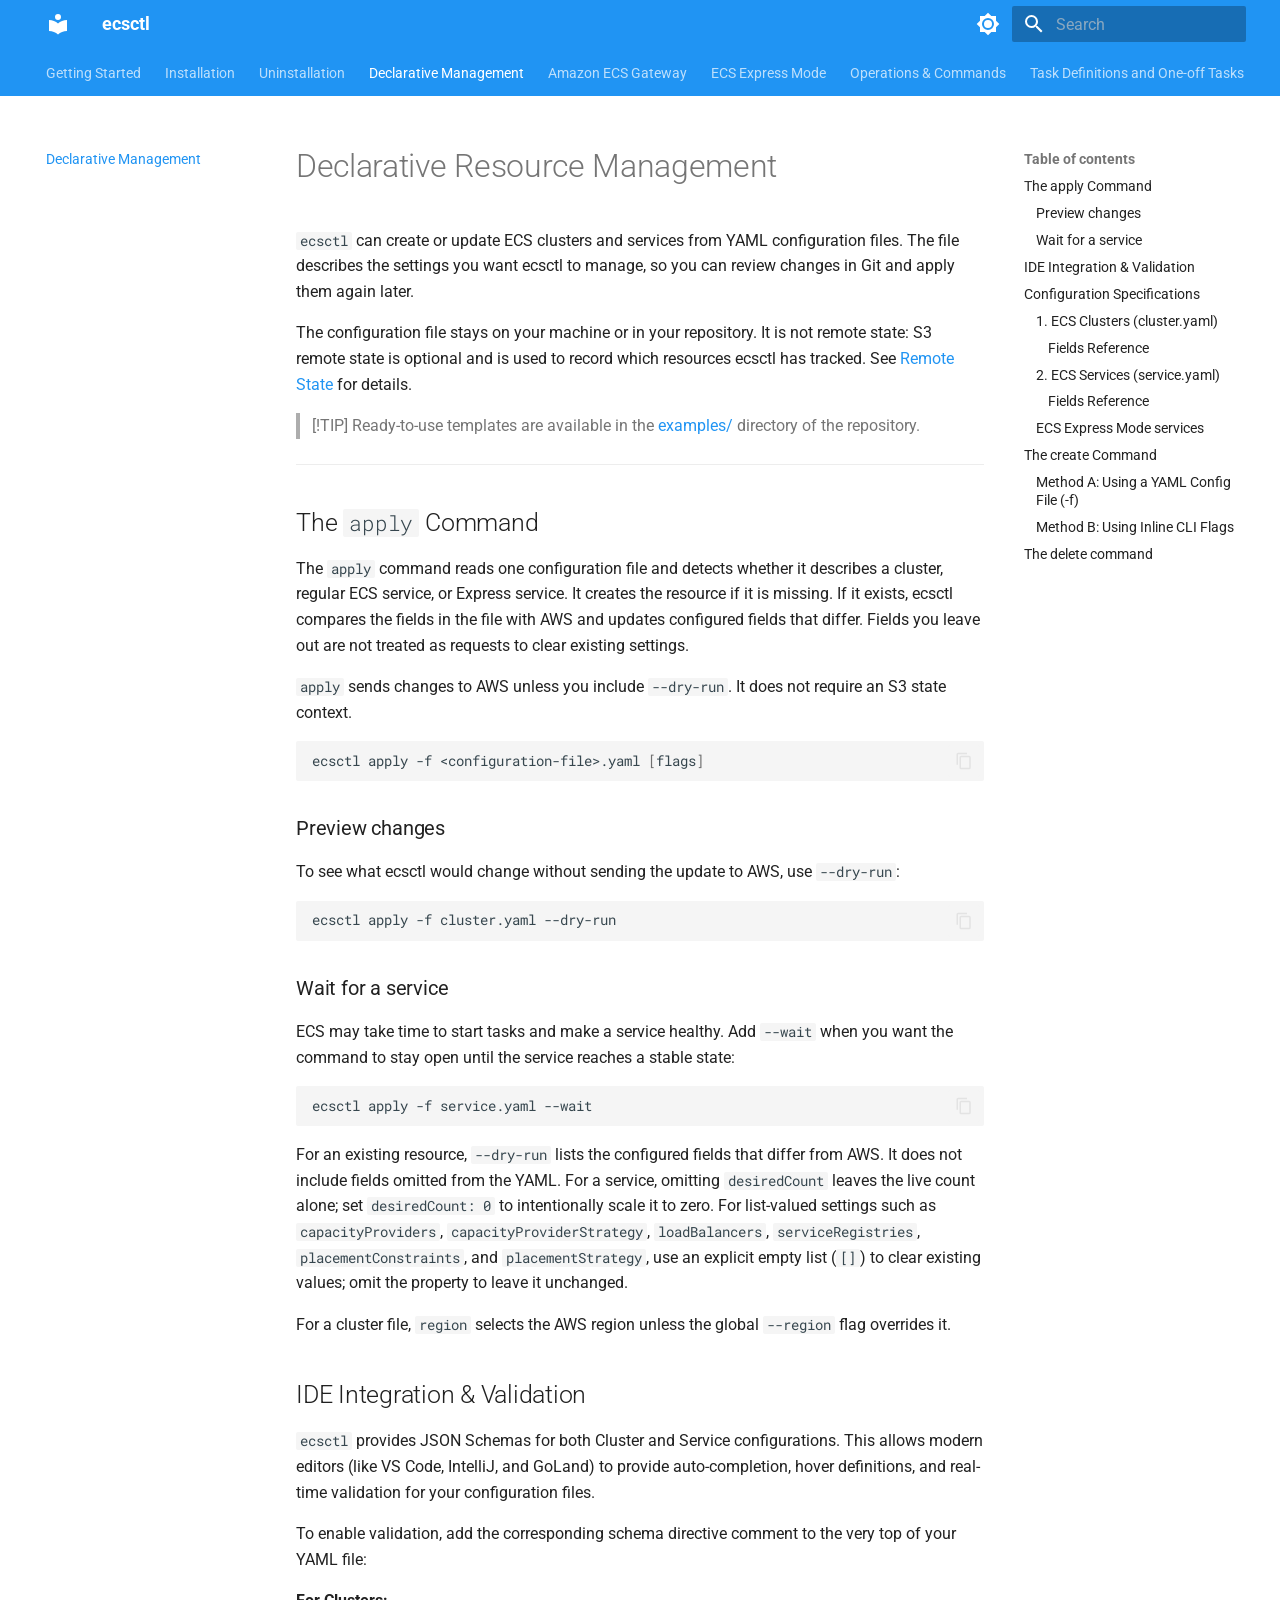
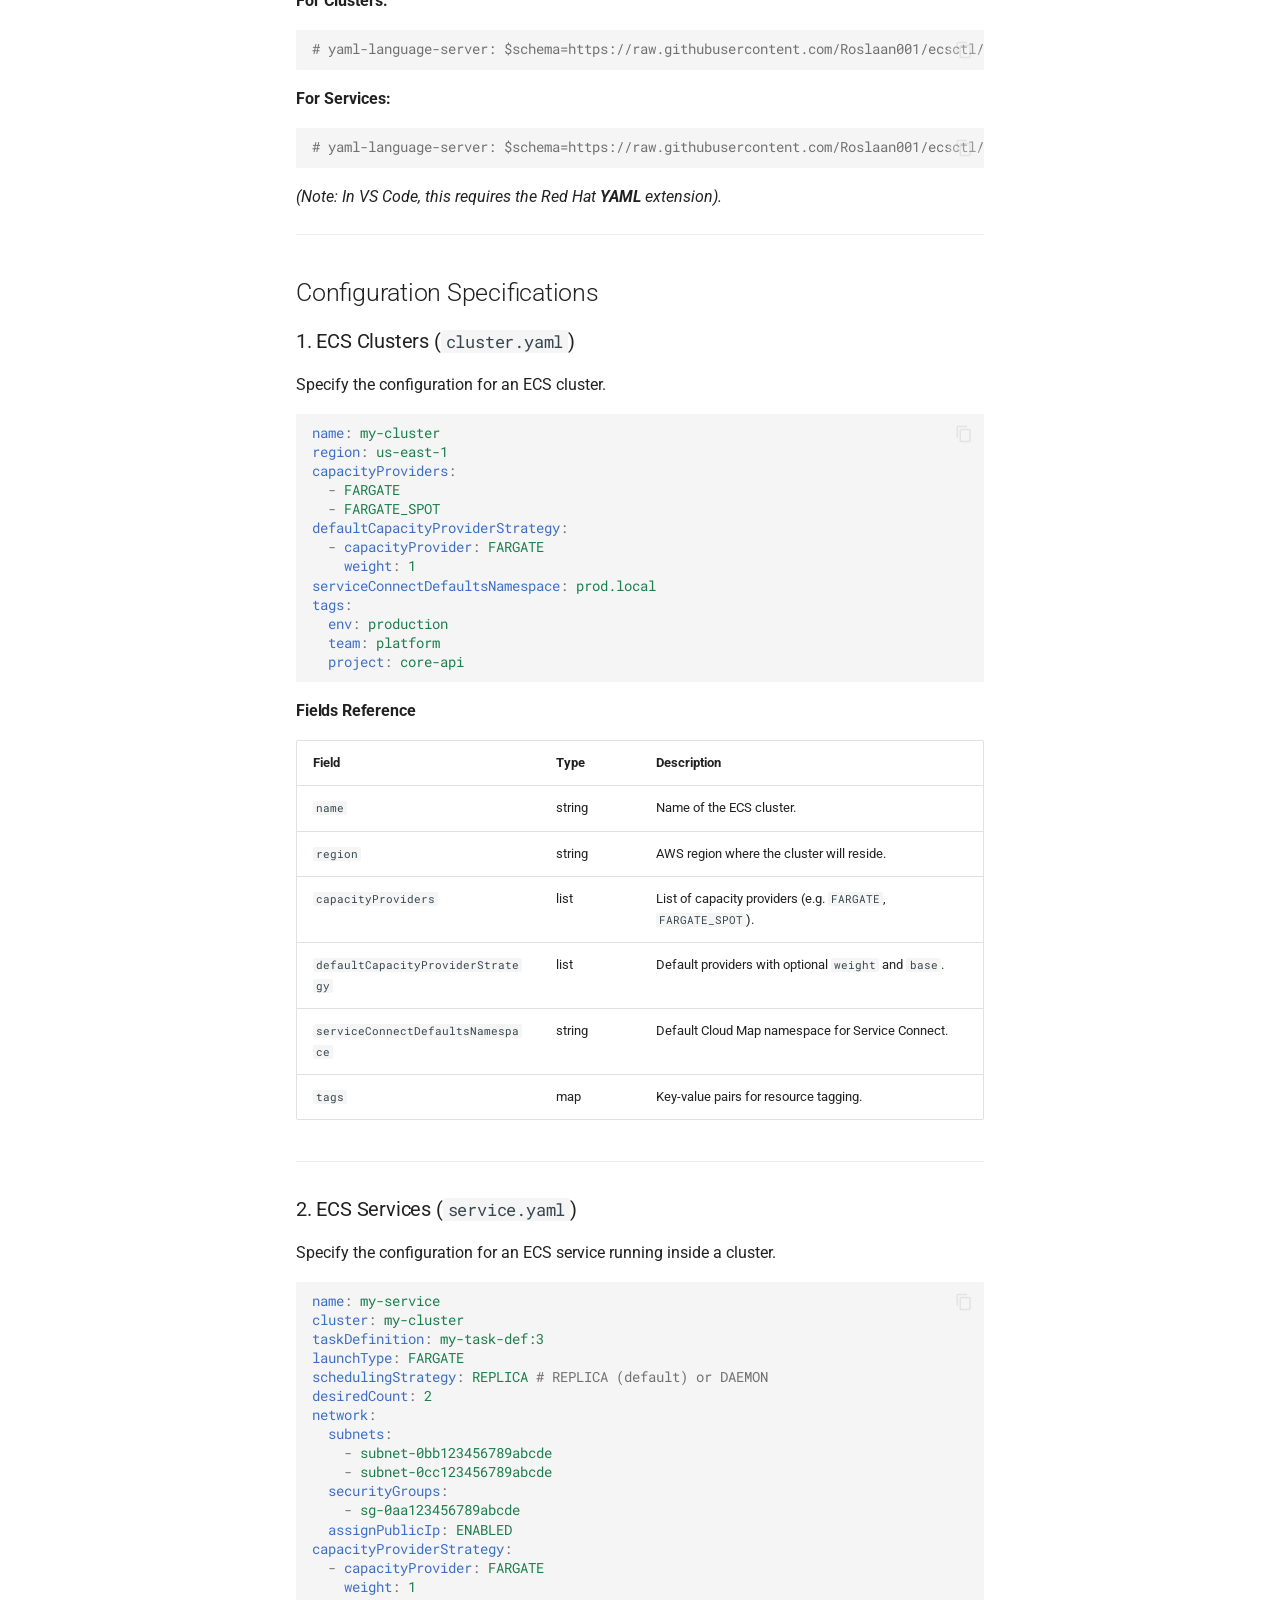
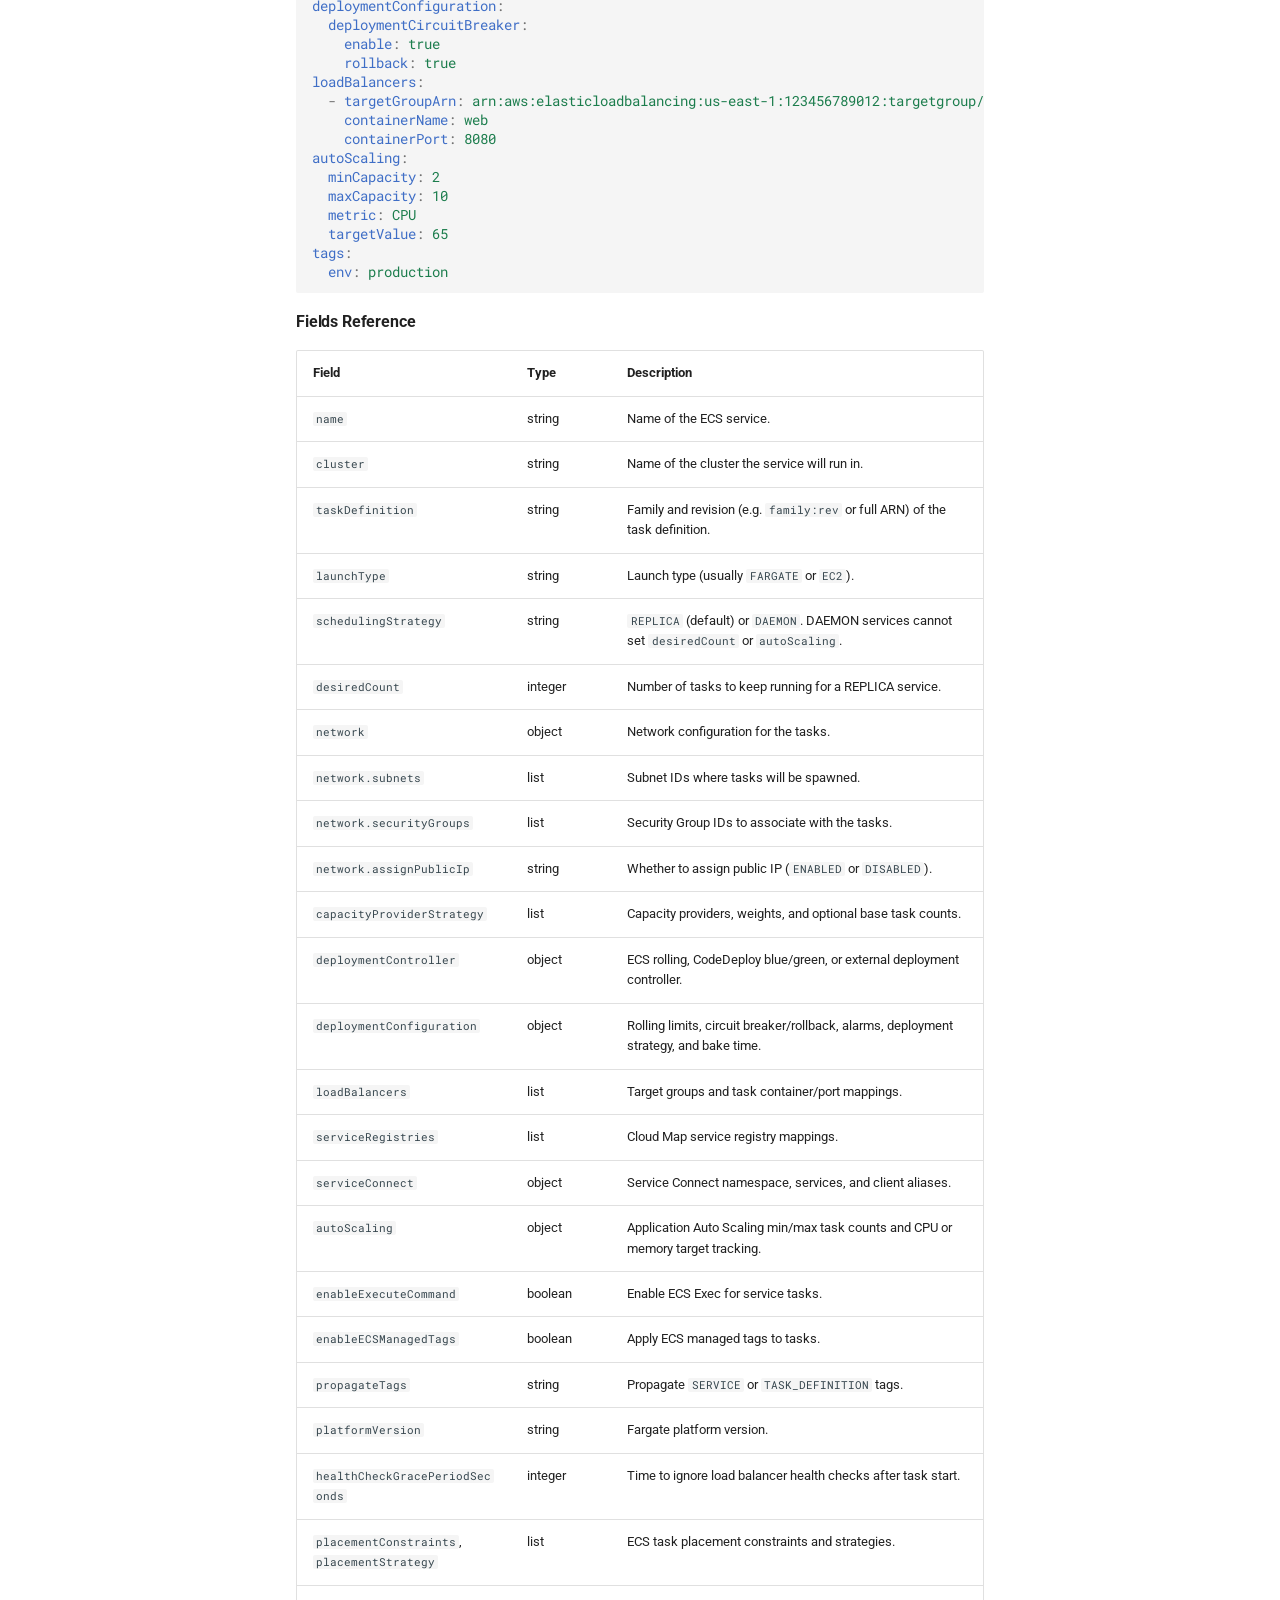
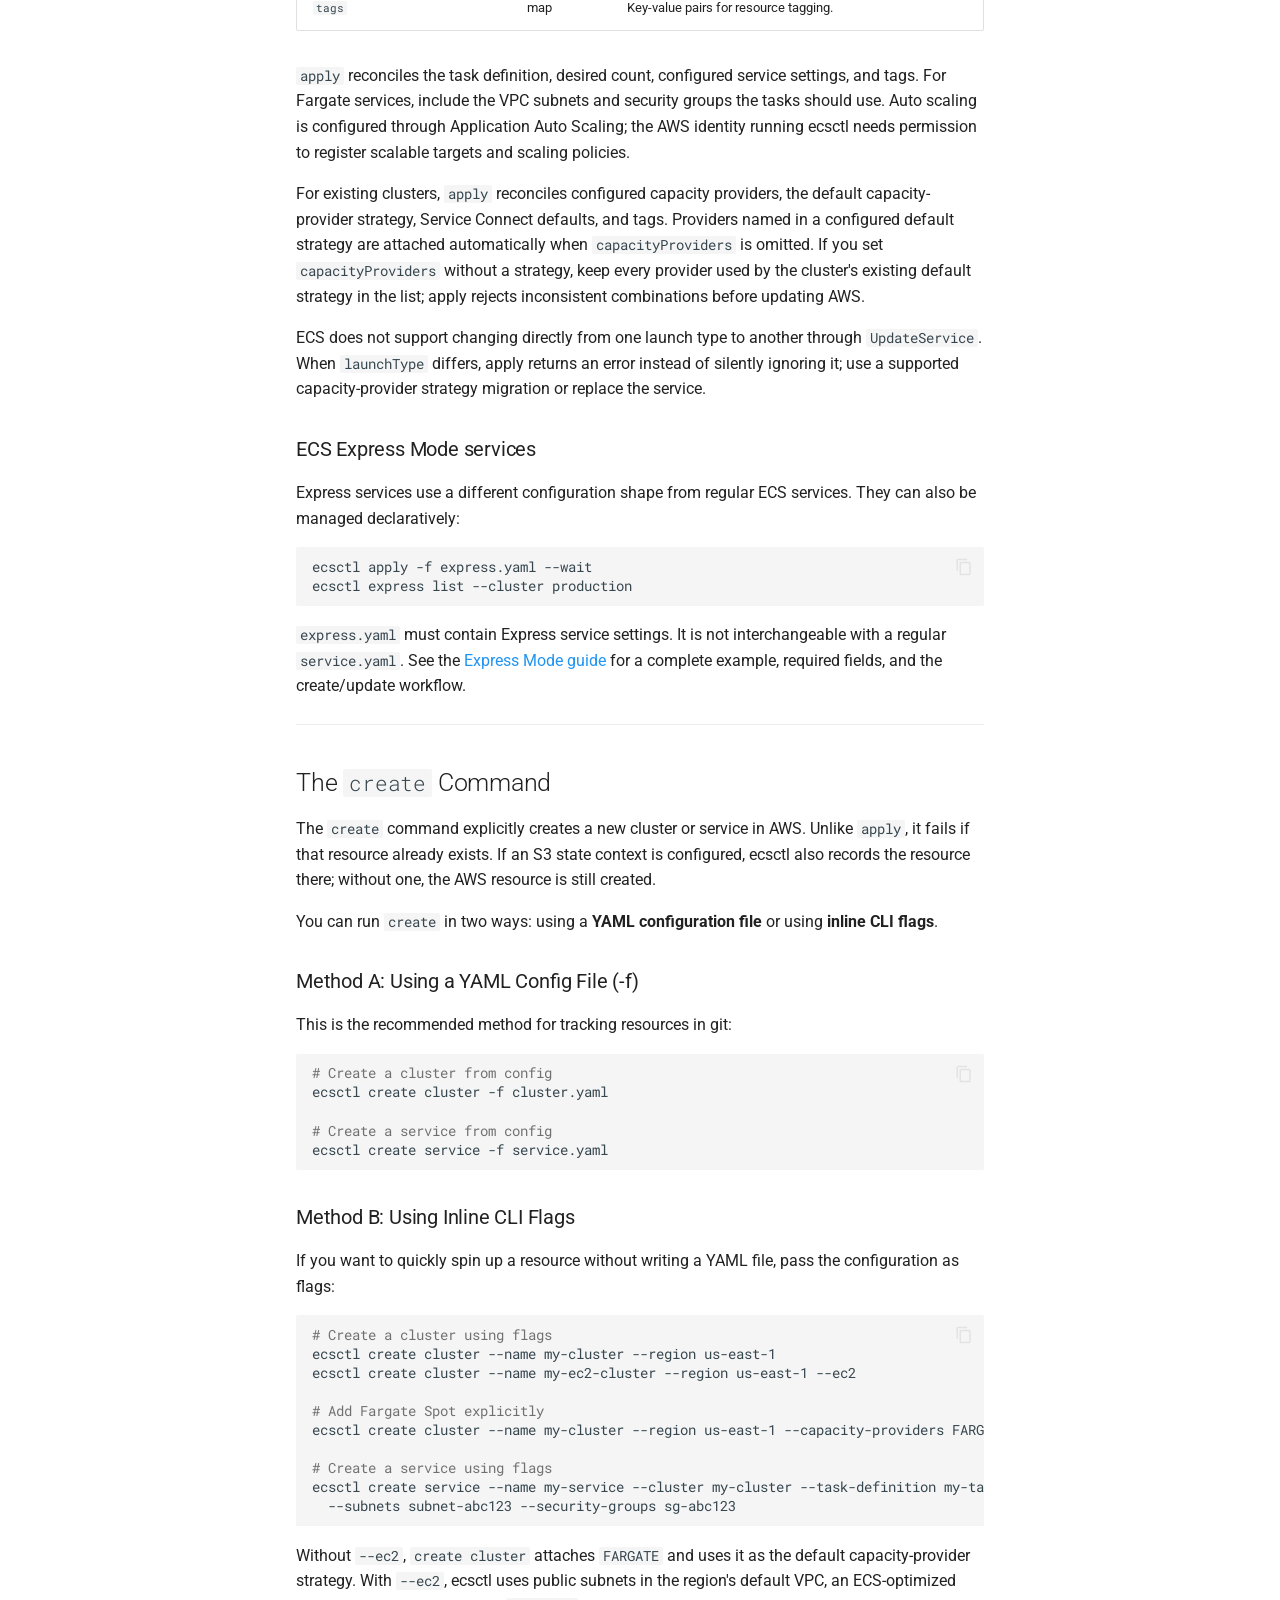
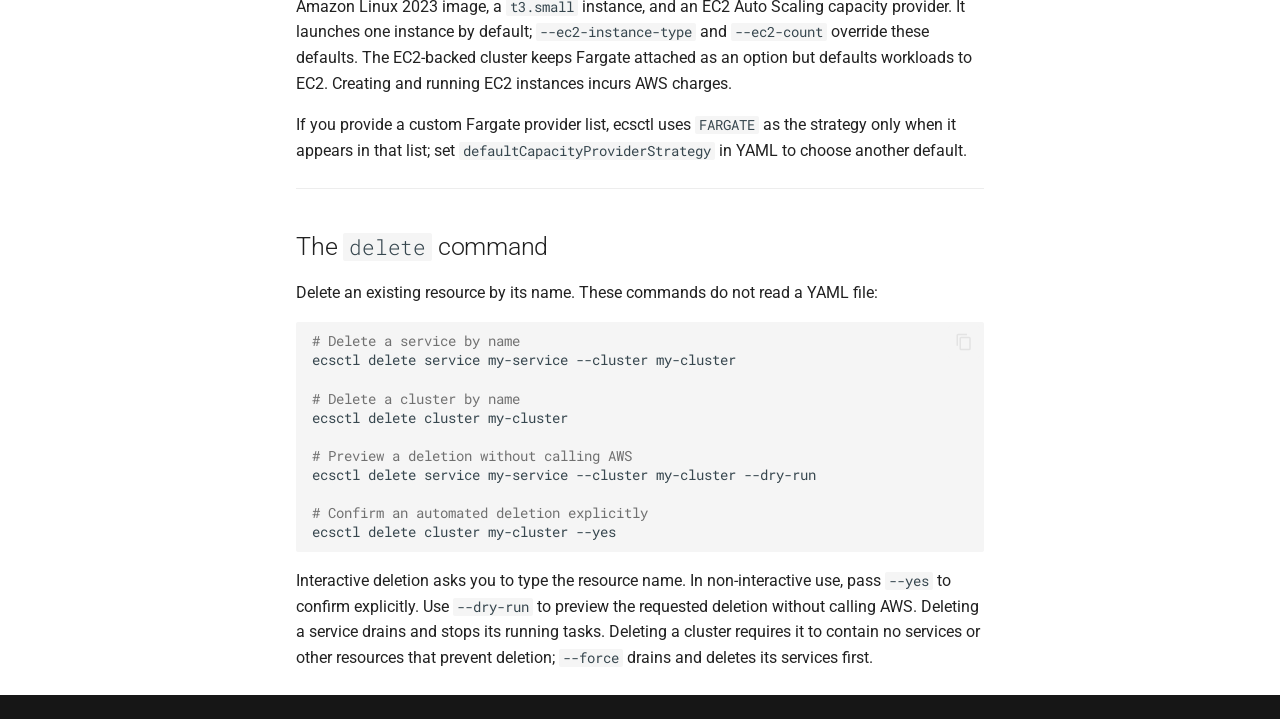
<file: declarative/index.html>
<!doctype html>
<html lang="en" class="no-js">
  <head>
    
      <meta charset="utf-8">
      <meta name="viewport" content="width=device-width,initial-scale=1">
      
        <meta name="description" content="A CLI tool for managing Amazon ECS resources, inspired by eksctl.">
      
      
        <meta name="author" content="Roslaan001">
      
      
        <link rel="canonical" href="https://roslaan001.github.io/ecsctl/declarative/">
      
      
        <link rel="prev" href="../uninstallation/">
      
      
        <link rel="next" href="../gateway/">
      
      
        
      
      
      <link rel="icon" href="../assets/images/favicon.png">
      <meta name="generator" content="mkdocs-1.6.1, mkdocs-material-9.8.1">
    
    
      
        <title>Declarative Management - ecsctl</title>
      
    
    
      <link rel="stylesheet" href="../assets/stylesheets/main.57a0d79d.min.css">
      
        
        <link rel="stylesheet" href="../assets/stylesheets/palette.fb2fffe2.min.css">
      
      


    
    
      
    
    
      
        
        
        <link rel="preconnect" href="https://fonts.gstatic.com" crossorigin>
        <link rel="stylesheet" href="https://fonts.googleapis.com/css?family=Roboto:300,300i,400,400i,700,700i%7CRoboto+Mono:400,400i,700,700i&display=fallback">
        <style>:root{--md-text-font:"Roboto";--md-code-font:"Roboto Mono"}</style>
      
    
    
    <script>__md_scope=new URL("..",location),__md_hash=e=>[...e].reduce(((e,_)=>(e<<5)-e+_.charCodeAt(0)),0),__md_get=(e,_=localStorage,t=__md_scope)=>JSON.parse(_.getItem(t.pathname+"."+e)),__md_set=(e,_,t=localStorage,a=__md_scope)=>{try{t.setItem(a.pathname+"."+e,JSON.stringify(_))}catch(e){}}</script>
    
      

    
    
  </head>
  
  
    
    
      
    
    
    
    
    <body dir="ltr" data-md-color-scheme="default" data-md-color-primary="blue" data-md-color-accent="blue">
  
    
    <input class="md-toggle" data-md-toggle="drawer" type="checkbox" id="__drawer" autocomplete="off">
    <input class="md-toggle" data-md-toggle="search" type="checkbox" id="__search" autocomplete="off">
    <label class="md-overlay" for="__drawer"></label>
    <div data-md-component="skip">
      
        
        <a href="#declarative-resource-management" class="md-skip">
          Skip to content
        </a>
      
    </div>
    <div data-md-component="announce">
      
    </div>
    
    
      

<header class="md-header" data-md-component="header">
  <nav class="md-header__inner md-grid" aria-label="Header">
    <a href=".." title="ecsctl" class="md-header__button md-logo" aria-label="ecsctl" data-md-component="logo">
      
  
  <svg xmlns="http://www.w3.org/2000/svg" viewBox="0 0 24 24"><path d="M12 8a3 3 0 0 0 3-3 3 3 0 0 0-3-3 3 3 0 0 0-3 3 3 3 0 0 0 3 3m0 3.54C9.64 9.35 6.5 8 3 8v11c3.5 0 6.64 1.35 9 3.54 2.36-2.19 5.5-3.54 9-3.54V8c-3.5 0-6.64 1.35-9 3.54"/></svg>

    </a>
    <label class="md-header__button md-icon" for="__drawer">
      
      <svg xmlns="http://www.w3.org/2000/svg" viewBox="0 0 24 24"><path d="M3 6h18v2H3zm0 5h18v2H3zm0 5h18v2H3z"/></svg>
    </label>
    <div class="md-header__title" data-md-component="header-title">
      <div class="md-header__ellipsis">
        <div class="md-header__topic">
          <span class="md-ellipsis">
            ecsctl
          </span>
        </div>
        <div class="md-header__topic" data-md-component="header-topic">
          <span class="md-ellipsis">
            
              Declarative Management
            
          </span>
        </div>
      </div>
    </div>
    
      
        <form class="md-header__option" data-md-component="palette">
  
    
    
    
    <input class="md-option" data-md-color-media="(prefers-color-scheme: light)" data-md-color-scheme="default" data-md-color-primary="blue" data-md-color-accent="blue"  aria-label="Switch to dark mode"  type="radio" name="__palette" id="__palette_0">
    
      <label class="md-header__button md-icon" title="Switch to dark mode" for="__palette_1" hidden>
        <svg xmlns="http://www.w3.org/2000/svg" viewBox="0 0 24 24"><path d="M12 8a4 4 0 0 0-4 4 4 4 0 0 0 4 4 4 4 0 0 0 4-4 4 4 0 0 0-4-4m0 10a6 6 0 0 1-6-6 6 6 0 0 1 6-6 6 6 0 0 1 6 6 6 6 0 0 1-6 6m8-9.31V4h-4.69L12 .69 8.69 4H4v4.69L.69 12 4 15.31V20h4.69L12 23.31 15.31 20H20v-4.69L23.31 12z"/></svg>
      </label>
    
  
    
    
    
    <input class="md-option" data-md-color-media="(prefers-color-scheme: dark)" data-md-color-scheme="slate" data-md-color-primary="blue" data-md-color-accent="blue"  aria-label="Switch to light mode"  type="radio" name="__palette" id="__palette_1">
    
      <label class="md-header__button md-icon" title="Switch to light mode" for="__palette_0" hidden>
        <svg xmlns="http://www.w3.org/2000/svg" viewBox="0 0 24 24"><path d="M12 18c-.89 0-1.74-.2-2.5-.55C11.56 16.5 13 14.42 13 12s-1.44-4.5-3.5-5.45C10.26 6.2 11.11 6 12 6a6 6 0 0 1 6 6 6 6 0 0 1-6 6m8-9.31V4h-4.69L12 .69 8.69 4H4v4.69L.69 12 4 15.31V20h4.69L12 23.31 15.31 20H20v-4.69L23.31 12z"/></svg>
      </label>
    
  
</form>
      
    
    
      <script>var palette=__md_get("__palette");if(palette&&palette.color){if("(prefers-color-scheme)"===palette.color.media){var media=matchMedia("(prefers-color-scheme: light)"),input=document.querySelector(media.matches?"[data-md-color-media='(prefers-color-scheme: light)']":"[data-md-color-media='(prefers-color-scheme: dark)']");palette.color.media=input.getAttribute("data-md-color-media"),palette.color.scheme=input.getAttribute("data-md-color-scheme"),palette.color.primary=input.getAttribute("data-md-color-primary"),palette.color.accent=input.getAttribute("data-md-color-accent")}for(var[key,value]of Object.entries(palette.color))document.body.setAttribute("data-md-color-"+key,value)}</script>
    
    
    
      
      
        <label class="md-header__button md-icon" for="__search">
          
          <svg xmlns="http://www.w3.org/2000/svg" viewBox="0 0 24 24"><path d="M9.5 3A6.5 6.5 0 0 1 16 9.5c0 1.61-.59 3.09-1.56 4.23l.27.27h.79l5 5-1.5 1.5-5-5v-.79l-.27-.27A6.52 6.52 0 0 1 9.5 16 6.5 6.5 0 0 1 3 9.5 6.5 6.5 0 0 1 9.5 3m0 2C7 5 5 7 5 9.5S7 14 9.5 14 14 12 14 9.5 12 5 9.5 5"/></svg>
        </label>
        <div class="md-search" data-md-component="search" role="dialog">
  <label class="md-search__overlay" for="__search"></label>
  <div class="md-search__inner" role="search">
    <form class="md-search__form" name="search">
      <input type="text" class="md-search__input" name="query" aria-label="Search" placeholder="Search" autocapitalize="off" autocorrect="off" autocomplete="off" spellcheck="false" data-md-component="search-query" required>
      <label class="md-search__icon md-icon" for="__search">
        
        <svg xmlns="http://www.w3.org/2000/svg" viewBox="0 0 24 24"><path d="M9.5 3A6.5 6.5 0 0 1 16 9.5c0 1.61-.59 3.09-1.56 4.23l.27.27h.79l5 5-1.5 1.5-5-5v-.79l-.27-.27A6.52 6.52 0 0 1 9.5 16 6.5 6.5 0 0 1 3 9.5 6.5 6.5 0 0 1 9.5 3m0 2C7 5 5 7 5 9.5S7 14 9.5 14 14 12 14 9.5 12 5 9.5 5"/></svg>
        
        <svg xmlns="http://www.w3.org/2000/svg" viewBox="0 0 24 24"><path d="M20 11v2H8l5.5 5.5-1.42 1.42L4.16 12l7.92-7.92L13.5 5.5 8 11z"/></svg>
      </label>
      <nav class="md-search__options" aria-label="Search">
        
        <button type="reset" class="md-search__icon md-icon" title="Clear" aria-label="Clear" tabindex="-1">
          
          <svg xmlns="http://www.w3.org/2000/svg" viewBox="0 0 24 24"><path d="M19 6.41 17.59 5 12 10.59 6.41 5 5 6.41 10.59 12 5 17.59 6.41 19 12 13.41 17.59 19 19 17.59 13.41 12z"/></svg>
        </button>
      </nav>
      
        <div class="md-search__suggest" data-md-component="search-suggest"></div>
      
    </form>
    <div class="md-search__output">
      <div class="md-search__scrollwrap" tabindex="0" data-md-scrollfix>
        <div class="md-search-result" data-md-component="search-result">
          <div class="md-search-result__meta">
            Initializing search
          </div>
          <ol class="md-search-result__list" role="presentation"></ol>
        </div>
      </div>
    </div>
  </div>
</div>
      
    
    
  </nav>
  
</header>
    
    <div class="md-container" data-md-component="container">
      
      
        
          
            
<nav class="md-tabs" aria-label="Tabs" data-md-component="tabs">
  <div class="md-grid">
    <ul class="md-tabs__list">
      
        
  
  
  
  
    <li class="md-tabs__item">
      <a href=".." class="md-tabs__link">
        
  
  
    
  
  Getting Started

      </a>
    </li>
  

      
        
  
  
  
  
    <li class="md-tabs__item">
      <a href="../installation/" class="md-tabs__link">
        
  
  
    
  
  Installation

      </a>
    </li>
  

      
        
  
  
  
  
    <li class="md-tabs__item">
      <a href="../uninstallation/" class="md-tabs__link">
        
  
  
    
  
  Uninstallation

      </a>
    </li>
  

      
        
  
  
  
    
  
  
    <li class="md-tabs__item md-tabs__item--active">
      <a href="./" class="md-tabs__link">
        
  
  
    
  
  Declarative Management

      </a>
    </li>
  

      
        
  
  
  
  
    <li class="md-tabs__item">
      <a href="../gateway/" class="md-tabs__link">
        
  
  
    
  
  Amazon ECS Gateway

      </a>
    </li>
  

      
        
  
  
  
  
    <li class="md-tabs__item">
      <a href="../express/" class="md-tabs__link">
        
  
  
    
  
  ECS Express Mode

      </a>
    </li>
  

      
        
  
  
  
  
    <li class="md-tabs__item">
      <a href="../commands/" class="md-tabs__link">
        
  
  
    
  
  Operations & Commands

      </a>
    </li>
  

      
        
  
  
  
  
    <li class="md-tabs__item">
      <a href="../tasks/" class="md-tabs__link">
        
  
  
    
  
  Task Definitions and One-off Tasks

      </a>
    </li>
  

      
        
  
  
  
  
    <li class="md-tabs__item">
      <a href="../inspection/" class="md-tabs__link">
        
  
  
    
  
  Resource Inspection

      </a>
    </li>
  

      
        
  
  
  
  
    <li class="md-tabs__item">
      <a href="../state/" class="md-tabs__link">
        
  
  
    
  
  Remote State

      </a>
    </li>
  

      
        
  
  
  
  
    <li class="md-tabs__item">
      <a href="../reference/" class="md-tabs__link">
        
  
  
    
  
  CLI Reference

      </a>
    </li>
  

      
        
  
  
  
  
    <li class="md-tabs__item">
      <a href="../releases/" class="md-tabs__link">
        
  
  
    
  
  Release Notes and Upgrades

      </a>
    </li>
  

      
    </ul>
  </div>
</nav>
          
        
      
      <main class="md-main" data-md-component="main">
        <div class="md-main__inner md-grid">
          
            
              
              <div class="md-sidebar md-sidebar--primary" data-md-component="sidebar" data-md-type="navigation" >
                <div class="md-sidebar__scrollwrap">
                  <div class="md-sidebar__inner">
                    


  


<nav class="md-nav md-nav--primary md-nav--lifted" aria-label="Navigation" data-md-level="0">
  <label class="md-nav__title" for="__drawer">
    <a href=".." title="ecsctl" class="md-nav__button md-logo" aria-label="ecsctl" data-md-component="logo">
      
  
  <svg xmlns="http://www.w3.org/2000/svg" viewBox="0 0 24 24"><path d="M12 8a3 3 0 0 0 3-3 3 3 0 0 0-3-3 3 3 0 0 0-3 3 3 3 0 0 0 3 3m0 3.54C9.64 9.35 6.5 8 3 8v11c3.5 0 6.64 1.35 9 3.54 2.36-2.19 5.5-3.54 9-3.54V8c-3.5 0-6.64 1.35-9 3.54"/></svg>

    </a>
    ecsctl
  </label>
  
  <ul class="md-nav__list" data-md-scrollfix>
    
      
      
  
  
  
  
    <li class="md-nav__item">
      <a href=".." class="md-nav__link">
        
  
  
  <span class="md-ellipsis">
    
  
    Getting Started
  

    
  </span>
  
  

      </a>
    </li>
  

    
      
      
  
  
  
  
    <li class="md-nav__item">
      <a href="../installation/" class="md-nav__link">
        
  
  
  <span class="md-ellipsis">
    
  
    Installation
  

    
  </span>
  
  

      </a>
    </li>
  

    
      
      
  
  
  
  
    <li class="md-nav__item">
      <a href="../uninstallation/" class="md-nav__link">
        
  
  
  <span class="md-ellipsis">
    
  
    Uninstallation
  

    
  </span>
  
  

      </a>
    </li>
  

    
      
      
  
  
    
  
  
  
    <li class="md-nav__item md-nav__item--active">
      
      <input class="md-nav__toggle md-toggle" type="checkbox" id="__toc">
      
      
        
      
      
        <label class="md-nav__link md-nav__link--active" for="__toc">
          
  
  
  <span class="md-ellipsis">
    
  
    Declarative Management
  

    
  </span>
  
  

          <span class="md-nav__icon md-icon"></span>
        </label>
      
      <a href="./" class="md-nav__link md-nav__link--active">
        
  
  
  <span class="md-ellipsis">
    
  
    Declarative Management
  

    
  </span>
  
  

      </a>
      
        

<nav class="md-nav md-nav--secondary" aria-label="Table of contents">
  
  
  
    
  
  
    <label class="md-nav__title" for="__toc">
      <span class="md-nav__icon md-icon"></span>
      Table of contents
    </label>
    <ul class="md-nav__list" data-md-component="toc" data-md-scrollfix>
      
        <li class="md-nav__item">
  <a href="#the-apply-command" class="md-nav__link">
    <span class="md-ellipsis">
      
        The apply Command
      
    </span>
  </a>
  
    <nav class="md-nav" aria-label="The apply Command">
      <ul class="md-nav__list">
        
          <li class="md-nav__item">
  <a href="#preview-changes" class="md-nav__link">
    <span class="md-ellipsis">
      
        Preview changes
      
    </span>
  </a>
  
</li>
        
          <li class="md-nav__item">
  <a href="#wait-for-a-service" class="md-nav__link">
    <span class="md-ellipsis">
      
        Wait for a service
      
    </span>
  </a>
  
</li>
        
      </ul>
    </nav>
  
</li>
      
        <li class="md-nav__item">
  <a href="#ide-integration-validation" class="md-nav__link">
    <span class="md-ellipsis">
      
        IDE Integration &amp; Validation
      
    </span>
  </a>
  
</li>
      
        <li class="md-nav__item">
  <a href="#configuration-specifications" class="md-nav__link">
    <span class="md-ellipsis">
      
        Configuration Specifications
      
    </span>
  </a>
  
    <nav class="md-nav" aria-label="Configuration Specifications">
      <ul class="md-nav__list">
        
          <li class="md-nav__item">
  <a href="#1-ecs-clusters-clusteryaml" class="md-nav__link">
    <span class="md-ellipsis">
      
        1. ECS Clusters (cluster.yaml)
      
    </span>
  </a>
  
    <nav class="md-nav" aria-label="1. ECS Clusters (cluster.yaml)">
      <ul class="md-nav__list">
        
          <li class="md-nav__item">
  <a href="#fields-reference" class="md-nav__link">
    <span class="md-ellipsis">
      
        Fields Reference
      
    </span>
  </a>
  
</li>
        
      </ul>
    </nav>
  
</li>
        
          <li class="md-nav__item">
  <a href="#2-ecs-services-serviceyaml" class="md-nav__link">
    <span class="md-ellipsis">
      
        2. ECS Services (service.yaml)
      
    </span>
  </a>
  
    <nav class="md-nav" aria-label="2. ECS Services (service.yaml)">
      <ul class="md-nav__list">
        
          <li class="md-nav__item">
  <a href="#fields-reference_1" class="md-nav__link">
    <span class="md-ellipsis">
      
        Fields Reference
      
    </span>
  </a>
  
</li>
        
      </ul>
    </nav>
  
</li>
        
          <li class="md-nav__item">
  <a href="#ecs-express-mode-services" class="md-nav__link">
    <span class="md-ellipsis">
      
        ECS Express Mode services
      
    </span>
  </a>
  
</li>
        
      </ul>
    </nav>
  
</li>
      
        <li class="md-nav__item">
  <a href="#the-create-command" class="md-nav__link">
    <span class="md-ellipsis">
      
        The create Command
      
    </span>
  </a>
  
    <nav class="md-nav" aria-label="The create Command">
      <ul class="md-nav__list">
        
          <li class="md-nav__item">
  <a href="#method-a-using-a-yaml-config-file-f" class="md-nav__link">
    <span class="md-ellipsis">
      
        Method A: Using a YAML Config File (-f)
      
    </span>
  </a>
  
</li>
        
          <li class="md-nav__item">
  <a href="#method-b-using-inline-cli-flags" class="md-nav__link">
    <span class="md-ellipsis">
      
        Method B: Using Inline CLI Flags
      
    </span>
  </a>
  
</li>
        
      </ul>
    </nav>
  
</li>
      
        <li class="md-nav__item">
  <a href="#the-delete-command" class="md-nav__link">
    <span class="md-ellipsis">
      
        The delete command
      
    </span>
  </a>
  
</li>
      
    </ul>
  
</nav>
      
    </li>
  

    
      
      
  
  
  
  
    <li class="md-nav__item">
      <a href="../gateway/" class="md-nav__link">
        
  
  
  <span class="md-ellipsis">
    
  
    Amazon ECS Gateway
  

    
  </span>
  
  

      </a>
    </li>
  

    
      
      
  
  
  
  
    <li class="md-nav__item">
      <a href="../express/" class="md-nav__link">
        
  
  
  <span class="md-ellipsis">
    
  
    ECS Express Mode
  

    
  </span>
  
  

      </a>
    </li>
  

    
      
      
  
  
  
  
    <li class="md-nav__item">
      <a href="../commands/" class="md-nav__link">
        
  
  
  <span class="md-ellipsis">
    
  
    Operations & Commands
  

    
  </span>
  
  

      </a>
    </li>
  

    
      
      
  
  
  
  
    <li class="md-nav__item">
      <a href="../tasks/" class="md-nav__link">
        
  
  
  <span class="md-ellipsis">
    
  
    Task Definitions and One-off Tasks
  

    
  </span>
  
  

      </a>
    </li>
  

    
      
      
  
  
  
  
    <li class="md-nav__item">
      <a href="../inspection/" class="md-nav__link">
        
  
  
  <span class="md-ellipsis">
    
  
    Resource Inspection
  

    
  </span>
  
  

      </a>
    </li>
  

    
      
      
  
  
  
  
    <li class="md-nav__item">
      <a href="../state/" class="md-nav__link">
        
  
  
  <span class="md-ellipsis">
    
  
    Remote State
  

    
  </span>
  
  

      </a>
    </li>
  

    
      
      
  
  
  
  
    <li class="md-nav__item">
      <a href="../reference/" class="md-nav__link">
        
  
  
  <span class="md-ellipsis">
    
  
    CLI Reference
  

    
  </span>
  
  

      </a>
    </li>
  

    
      
      
  
  
  
  
    <li class="md-nav__item">
      <a href="../releases/" class="md-nav__link">
        
  
  
  <span class="md-ellipsis">
    
  
    Release Notes and Upgrades
  

    
  </span>
  
  

      </a>
    </li>
  

    
  </ul>
</nav>
                  </div>
                </div>
              </div>
            
            
              
              <div class="md-sidebar md-sidebar--secondary" data-md-component="sidebar" data-md-type="toc" >
                <div class="md-sidebar__scrollwrap">
                  <div class="md-sidebar__inner">
                    

<nav class="md-nav md-nav--secondary" aria-label="Table of contents">
  
  
  
    
  
  
    <label class="md-nav__title" for="__toc">
      <span class="md-nav__icon md-icon"></span>
      Table of contents
    </label>
    <ul class="md-nav__list" data-md-component="toc" data-md-scrollfix>
      
        <li class="md-nav__item">
  <a href="#the-apply-command" class="md-nav__link">
    <span class="md-ellipsis">
      
        The apply Command
      
    </span>
  </a>
  
    <nav class="md-nav" aria-label="The apply Command">
      <ul class="md-nav__list">
        
          <li class="md-nav__item">
  <a href="#preview-changes" class="md-nav__link">
    <span class="md-ellipsis">
      
        Preview changes
      
    </span>
  </a>
  
</li>
        
          <li class="md-nav__item">
  <a href="#wait-for-a-service" class="md-nav__link">
    <span class="md-ellipsis">
      
        Wait for a service
      
    </span>
  </a>
  
</li>
        
      </ul>
    </nav>
  
</li>
      
        <li class="md-nav__item">
  <a href="#ide-integration-validation" class="md-nav__link">
    <span class="md-ellipsis">
      
        IDE Integration &amp; Validation
      
    </span>
  </a>
  
</li>
      
        <li class="md-nav__item">
  <a href="#configuration-specifications" class="md-nav__link">
    <span class="md-ellipsis">
      
        Configuration Specifications
      
    </span>
  </a>
  
    <nav class="md-nav" aria-label="Configuration Specifications">
      <ul class="md-nav__list">
        
          <li class="md-nav__item">
  <a href="#1-ecs-clusters-clusteryaml" class="md-nav__link">
    <span class="md-ellipsis">
      
        1. ECS Clusters (cluster.yaml)
      
    </span>
  </a>
  
    <nav class="md-nav" aria-label="1. ECS Clusters (cluster.yaml)">
      <ul class="md-nav__list">
        
          <li class="md-nav__item">
  <a href="#fields-reference" class="md-nav__link">
    <span class="md-ellipsis">
      
        Fields Reference
      
    </span>
  </a>
  
</li>
        
      </ul>
    </nav>
  
</li>
        
          <li class="md-nav__item">
  <a href="#2-ecs-services-serviceyaml" class="md-nav__link">
    <span class="md-ellipsis">
      
        2. ECS Services (service.yaml)
      
    </span>
  </a>
  
    <nav class="md-nav" aria-label="2. ECS Services (service.yaml)">
      <ul class="md-nav__list">
        
          <li class="md-nav__item">
  <a href="#fields-reference_1" class="md-nav__link">
    <span class="md-ellipsis">
      
        Fields Reference
      
    </span>
  </a>
  
</li>
        
      </ul>
    </nav>
  
</li>
        
          <li class="md-nav__item">
  <a href="#ecs-express-mode-services" class="md-nav__link">
    <span class="md-ellipsis">
      
        ECS Express Mode services
      
    </span>
  </a>
  
</li>
        
      </ul>
    </nav>
  
</li>
      
        <li class="md-nav__item">
  <a href="#the-create-command" class="md-nav__link">
    <span class="md-ellipsis">
      
        The create Command
      
    </span>
  </a>
  
    <nav class="md-nav" aria-label="The create Command">
      <ul class="md-nav__list">
        
          <li class="md-nav__item">
  <a href="#method-a-using-a-yaml-config-file-f" class="md-nav__link">
    <span class="md-ellipsis">
      
        Method A: Using a YAML Config File (-f)
      
    </span>
  </a>
  
</li>
        
          <li class="md-nav__item">
  <a href="#method-b-using-inline-cli-flags" class="md-nav__link">
    <span class="md-ellipsis">
      
        Method B: Using Inline CLI Flags
      
    </span>
  </a>
  
</li>
        
      </ul>
    </nav>
  
</li>
      
        <li class="md-nav__item">
  <a href="#the-delete-command" class="md-nav__link">
    <span class="md-ellipsis">
      
        The delete command
      
    </span>
  </a>
  
</li>
      
    </ul>
  
</nav>
                  </div>
                </div>
              </div>
            
          
          
            <div class="md-content" data-md-component="content">
              
              <article class="md-content__inner md-typeset">
                
                  



<h1 id="declarative-resource-management">Declarative Resource Management</h1>
<p><code>ecsctl</code> can create or update ECS clusters and services from YAML configuration files. The file describes the settings you want ecsctl to manage, so you can review changes in Git and apply them again later.</p>
<p>The configuration file stays on your machine or in your repository. It is not remote state: S3 remote state is optional and is used to record which resources ecsctl has tracked. See <a href="../state/">Remote State</a> for details.</p>
<blockquote>
<p>[!TIP]
Ready-to-use templates are available in the <a href="https://github.com/Roslaan001/ecsctl/tree/main/examples">examples/</a> directory of the repository.</p>
</blockquote>
<hr />
<h2 id="the-apply-command">The <code>apply</code> Command</h2>
<p>The <code>apply</code> command reads one configuration file and detects whether it describes a cluster, regular ECS service, or Express service. It creates the resource if it is missing. If it exists, ecsctl compares the fields in the file with AWS and updates configured fields that differ. Fields you leave out are not treated as requests to clear existing settings.</p>
<p><code>apply</code> sends changes to AWS unless you include <code>--dry-run</code>. It does not require an S3 state context.</p>
<div class="language-bash highlight"><pre><span></span><code><span id="__span-0-1"><a id="__codelineno-0-1" name="__codelineno-0-1" href="#__codelineno-0-1"></a>ecsctl<span class="w"> </span>apply<span class="w"> </span>-f<span class="w"> </span>&lt;configuration-file&gt;.yaml<span class="w"> </span><span class="o">[</span>flags<span class="o">]</span>
</span></code></pre></div>
<h3 id="preview-changes">Preview changes</h3>
<p>To see what ecsctl would change without sending the update to AWS, use <code>--dry-run</code>:</p>
<div class="language-bash highlight"><pre><span></span><code><span id="__span-1-1"><a id="__codelineno-1-1" name="__codelineno-1-1" href="#__codelineno-1-1"></a>ecsctl<span class="w"> </span>apply<span class="w"> </span>-f<span class="w"> </span>cluster.yaml<span class="w"> </span>--dry-run
</span></code></pre></div>
<h3 id="wait-for-a-service">Wait for a service</h3>
<p>ECS may take time to start tasks and make a service healthy. Add <code>--wait</code> when you want the command to stay open until the service reaches a stable state:</p>
<div class="language-bash highlight"><pre><span></span><code><span id="__span-2-1"><a id="__codelineno-2-1" name="__codelineno-2-1" href="#__codelineno-2-1"></a>ecsctl<span class="w"> </span>apply<span class="w"> </span>-f<span class="w"> </span>service.yaml<span class="w"> </span>--wait
</span></code></pre></div>
<p>For an existing resource, <code>--dry-run</code> lists the configured fields that differ from AWS. It does not include fields omitted from the YAML. For a service, omitting <code>desiredCount</code> leaves the live count alone; set <code>desiredCount: 0</code> to intentionally scale it to zero. For list-valued settings such as <code>capacityProviders</code>, <code>capacityProviderStrategy</code>, <code>loadBalancers</code>, <code>serviceRegistries</code>, <code>placementConstraints</code>, and <code>placementStrategy</code>, use an explicit empty list (<code>[]</code>) to clear existing values; omit the property to leave it unchanged.</p>
<p>For a cluster file, <code>region</code> selects the AWS region unless the global <code>--region</code> flag overrides it.</p>
<h2 id="ide-integration-validation">IDE Integration &amp; Validation</h2>
<p><code>ecsctl</code> provides JSON Schemas for both Cluster and Service configurations. This allows modern editors (like VS Code, IntelliJ, and GoLand) to provide auto-completion, hover definitions, and real-time validation for your configuration files.</p>
<p>To enable validation, add the corresponding schema directive comment to the very top of your YAML file:</p>
<p><strong>For Clusters:</strong>
<div class="language-yaml highlight"><pre><span></span><code><span id="__span-3-1"><a id="__codelineno-3-1" name="__codelineno-3-1" href="#__codelineno-3-1"></a><span class="c1"># yaml-language-server: $schema=https://raw.githubusercontent.com/Roslaan001/ecsctl/main/schemas/cluster.json</span>
</span></code></pre></div></p>
<p><strong>For Services:</strong>
<div class="language-yaml highlight"><pre><span></span><code><span id="__span-4-1"><a id="__codelineno-4-1" name="__codelineno-4-1" href="#__codelineno-4-1"></a><span class="c1"># yaml-language-server: $schema=https://raw.githubusercontent.com/Roslaan001/ecsctl/main/schemas/service.json</span>
</span></code></pre></div></p>
<p><em>(Note: In VS Code, this requires the Red Hat <strong>YAML</strong> extension).</em></p>
<hr />
<h2 id="configuration-specifications">Configuration Specifications</h2>
<h3 id="1-ecs-clusters-clusteryaml">1. ECS Clusters (<code>cluster.yaml</code>)</h3>
<p>Specify the configuration for an ECS cluster.</p>
<div class="language-yaml highlight"><pre><span></span><code><span id="__span-5-1"><a id="__codelineno-5-1" name="__codelineno-5-1" href="#__codelineno-5-1"></a><span class="nt">name</span><span class="p">:</span><span class="w"> </span><span class="l l-Scalar l-Scalar-Plain">my-cluster</span>
</span><span id="__span-5-2"><a id="__codelineno-5-2" name="__codelineno-5-2" href="#__codelineno-5-2"></a><span class="nt">region</span><span class="p">:</span><span class="w"> </span><span class="l l-Scalar l-Scalar-Plain">us-east-1</span>
</span><span id="__span-5-3"><a id="__codelineno-5-3" name="__codelineno-5-3" href="#__codelineno-5-3"></a><span class="nt">capacityProviders</span><span class="p">:</span>
</span><span id="__span-5-4"><a id="__codelineno-5-4" name="__codelineno-5-4" href="#__codelineno-5-4"></a><span class="w">  </span><span class="p p-Indicator">-</span><span class="w"> </span><span class="l l-Scalar l-Scalar-Plain">FARGATE</span>
</span><span id="__span-5-5"><a id="__codelineno-5-5" name="__codelineno-5-5" href="#__codelineno-5-5"></a><span class="w">  </span><span class="p p-Indicator">-</span><span class="w"> </span><span class="l l-Scalar l-Scalar-Plain">FARGATE_SPOT</span>
</span><span id="__span-5-6"><a id="__codelineno-5-6" name="__codelineno-5-6" href="#__codelineno-5-6"></a><span class="nt">defaultCapacityProviderStrategy</span><span class="p">:</span>
</span><span id="__span-5-7"><a id="__codelineno-5-7" name="__codelineno-5-7" href="#__codelineno-5-7"></a><span class="w">  </span><span class="p p-Indicator">-</span><span class="w"> </span><span class="nt">capacityProvider</span><span class="p">:</span><span class="w"> </span><span class="l l-Scalar l-Scalar-Plain">FARGATE</span>
</span><span id="__span-5-8"><a id="__codelineno-5-8" name="__codelineno-5-8" href="#__codelineno-5-8"></a><span class="w">    </span><span class="nt">weight</span><span class="p">:</span><span class="w"> </span><span class="l l-Scalar l-Scalar-Plain">1</span>
</span><span id="__span-5-9"><a id="__codelineno-5-9" name="__codelineno-5-9" href="#__codelineno-5-9"></a><span class="nt">serviceConnectDefaultsNamespace</span><span class="p">:</span><span class="w"> </span><span class="l l-Scalar l-Scalar-Plain">prod.local</span>
</span><span id="__span-5-10"><a id="__codelineno-5-10" name="__codelineno-5-10" href="#__codelineno-5-10"></a><span class="nt">tags</span><span class="p">:</span>
</span><span id="__span-5-11"><a id="__codelineno-5-11" name="__codelineno-5-11" href="#__codelineno-5-11"></a><span class="w">  </span><span class="nt">env</span><span class="p">:</span><span class="w"> </span><span class="l l-Scalar l-Scalar-Plain">production</span>
</span><span id="__span-5-12"><a id="__codelineno-5-12" name="__codelineno-5-12" href="#__codelineno-5-12"></a><span class="w">  </span><span class="nt">team</span><span class="p">:</span><span class="w"> </span><span class="l l-Scalar l-Scalar-Plain">platform</span>
</span><span id="__span-5-13"><a id="__codelineno-5-13" name="__codelineno-5-13" href="#__codelineno-5-13"></a><span class="w">  </span><span class="nt">project</span><span class="p">:</span><span class="w"> </span><span class="l l-Scalar l-Scalar-Plain">core-api</span>
</span></code></pre></div>
<h4 id="fields-reference">Fields Reference</h4>
<table>
<thead>
<tr>
<th>Field</th>
<th>Type</th>
<th>Description</th>
</tr>
</thead>
<tbody>
<tr>
<td><code>name</code></td>
<td>string</td>
<td>Name of the ECS cluster.</td>
</tr>
<tr>
<td><code>region</code></td>
<td>string</td>
<td>AWS region where the cluster will reside.</td>
</tr>
<tr>
<td><code>capacityProviders</code></td>
<td>list</td>
<td>List of capacity providers (e.g. <code>FARGATE</code>, <code>FARGATE_SPOT</code>).</td>
</tr>
<tr>
<td><code>defaultCapacityProviderStrategy</code></td>
<td>list</td>
<td>Default providers with optional <code>weight</code> and <code>base</code>.</td>
</tr>
<tr>
<td><code>serviceConnectDefaultsNamespace</code></td>
<td>string</td>
<td>Default Cloud Map namespace for Service Connect.</td>
</tr>
<tr>
<td><code>tags</code></td>
<td>map</td>
<td>Key-value pairs for resource tagging.</td>
</tr>
</tbody>
</table>
<hr />
<h3 id="2-ecs-services-serviceyaml">2. ECS Services (<code>service.yaml</code>)</h3>
<p>Specify the configuration for an ECS service running inside a cluster.</p>
<div class="language-yaml highlight"><pre><span></span><code><span id="__span-6-1"><a id="__codelineno-6-1" name="__codelineno-6-1" href="#__codelineno-6-1"></a><span class="nt">name</span><span class="p">:</span><span class="w"> </span><span class="l l-Scalar l-Scalar-Plain">my-service</span>
</span><span id="__span-6-2"><a id="__codelineno-6-2" name="__codelineno-6-2" href="#__codelineno-6-2"></a><span class="nt">cluster</span><span class="p">:</span><span class="w"> </span><span class="l l-Scalar l-Scalar-Plain">my-cluster</span>
</span><span id="__span-6-3"><a id="__codelineno-6-3" name="__codelineno-6-3" href="#__codelineno-6-3"></a><span class="nt">taskDefinition</span><span class="p">:</span><span class="w"> </span><span class="l l-Scalar l-Scalar-Plain">my-task-def:3</span>
</span><span id="__span-6-4"><a id="__codelineno-6-4" name="__codelineno-6-4" href="#__codelineno-6-4"></a><span class="nt">launchType</span><span class="p">:</span><span class="w"> </span><span class="l l-Scalar l-Scalar-Plain">FARGATE</span>
</span><span id="__span-6-5"><a id="__codelineno-6-5" name="__codelineno-6-5" href="#__codelineno-6-5"></a><span class="nt">schedulingStrategy</span><span class="p">:</span><span class="w"> </span><span class="l l-Scalar l-Scalar-Plain">REPLICA</span><span class="w"> </span><span class="c1"># REPLICA (default) or DAEMON</span>
</span><span id="__span-6-6"><a id="__codelineno-6-6" name="__codelineno-6-6" href="#__codelineno-6-6"></a><span class="nt">desiredCount</span><span class="p">:</span><span class="w"> </span><span class="l l-Scalar l-Scalar-Plain">2</span>
</span><span id="__span-6-7"><a id="__codelineno-6-7" name="__codelineno-6-7" href="#__codelineno-6-7"></a><span class="nt">network</span><span class="p">:</span>
</span><span id="__span-6-8"><a id="__codelineno-6-8" name="__codelineno-6-8" href="#__codelineno-6-8"></a><span class="w">  </span><span class="nt">subnets</span><span class="p">:</span>
</span><span id="__span-6-9"><a id="__codelineno-6-9" name="__codelineno-6-9" href="#__codelineno-6-9"></a><span class="w">    </span><span class="p p-Indicator">-</span><span class="w"> </span><span class="l l-Scalar l-Scalar-Plain">subnet-0bb123456789abcde</span>
</span><span id="__span-6-10"><a id="__codelineno-6-10" name="__codelineno-6-10" href="#__codelineno-6-10"></a><span class="w">    </span><span class="p p-Indicator">-</span><span class="w"> </span><span class="l l-Scalar l-Scalar-Plain">subnet-0cc123456789abcde</span>
</span><span id="__span-6-11"><a id="__codelineno-6-11" name="__codelineno-6-11" href="#__codelineno-6-11"></a><span class="w">  </span><span class="nt">securityGroups</span><span class="p">:</span>
</span><span id="__span-6-12"><a id="__codelineno-6-12" name="__codelineno-6-12" href="#__codelineno-6-12"></a><span class="w">    </span><span class="p p-Indicator">-</span><span class="w"> </span><span class="l l-Scalar l-Scalar-Plain">sg-0aa123456789abcde</span>
</span><span id="__span-6-13"><a id="__codelineno-6-13" name="__codelineno-6-13" href="#__codelineno-6-13"></a><span class="w">  </span><span class="nt">assignPublicIp</span><span class="p">:</span><span class="w"> </span><span class="l l-Scalar l-Scalar-Plain">ENABLED</span>
</span><span id="__span-6-14"><a id="__codelineno-6-14" name="__codelineno-6-14" href="#__codelineno-6-14"></a><span class="nt">capacityProviderStrategy</span><span class="p">:</span>
</span><span id="__span-6-15"><a id="__codelineno-6-15" name="__codelineno-6-15" href="#__codelineno-6-15"></a><span class="w">  </span><span class="p p-Indicator">-</span><span class="w"> </span><span class="nt">capacityProvider</span><span class="p">:</span><span class="w"> </span><span class="l l-Scalar l-Scalar-Plain">FARGATE</span>
</span><span id="__span-6-16"><a id="__codelineno-6-16" name="__codelineno-6-16" href="#__codelineno-6-16"></a><span class="w">    </span><span class="nt">weight</span><span class="p">:</span><span class="w"> </span><span class="l l-Scalar l-Scalar-Plain">1</span>
</span><span id="__span-6-17"><a id="__codelineno-6-17" name="__codelineno-6-17" href="#__codelineno-6-17"></a><span class="nt">deploymentConfiguration</span><span class="p">:</span>
</span><span id="__span-6-18"><a id="__codelineno-6-18" name="__codelineno-6-18" href="#__codelineno-6-18"></a><span class="w">  </span><span class="nt">deploymentCircuitBreaker</span><span class="p">:</span>
</span><span id="__span-6-19"><a id="__codelineno-6-19" name="__codelineno-6-19" href="#__codelineno-6-19"></a><span class="w">    </span><span class="nt">enable</span><span class="p">:</span><span class="w"> </span><span class="l l-Scalar l-Scalar-Plain">true</span>
</span><span id="__span-6-20"><a id="__codelineno-6-20" name="__codelineno-6-20" href="#__codelineno-6-20"></a><span class="w">    </span><span class="nt">rollback</span><span class="p">:</span><span class="w"> </span><span class="l l-Scalar l-Scalar-Plain">true</span>
</span><span id="__span-6-21"><a id="__codelineno-6-21" name="__codelineno-6-21" href="#__codelineno-6-21"></a><span class="nt">loadBalancers</span><span class="p">:</span>
</span><span id="__span-6-22"><a id="__codelineno-6-22" name="__codelineno-6-22" href="#__codelineno-6-22"></a><span class="w">  </span><span class="p p-Indicator">-</span><span class="w"> </span><span class="nt">targetGroupArn</span><span class="p">:</span><span class="w"> </span><span class="l l-Scalar l-Scalar-Plain">arn:aws:elasticloadbalancing:us-east-1:123456789012:targetgroup/app/abc123</span>
</span><span id="__span-6-23"><a id="__codelineno-6-23" name="__codelineno-6-23" href="#__codelineno-6-23"></a><span class="w">    </span><span class="nt">containerName</span><span class="p">:</span><span class="w"> </span><span class="l l-Scalar l-Scalar-Plain">web</span>
</span><span id="__span-6-24"><a id="__codelineno-6-24" name="__codelineno-6-24" href="#__codelineno-6-24"></a><span class="w">    </span><span class="nt">containerPort</span><span class="p">:</span><span class="w"> </span><span class="l l-Scalar l-Scalar-Plain">8080</span>
</span><span id="__span-6-25"><a id="__codelineno-6-25" name="__codelineno-6-25" href="#__codelineno-6-25"></a><span class="nt">autoScaling</span><span class="p">:</span>
</span><span id="__span-6-26"><a id="__codelineno-6-26" name="__codelineno-6-26" href="#__codelineno-6-26"></a><span class="w">  </span><span class="nt">minCapacity</span><span class="p">:</span><span class="w"> </span><span class="l l-Scalar l-Scalar-Plain">2</span>
</span><span id="__span-6-27"><a id="__codelineno-6-27" name="__codelineno-6-27" href="#__codelineno-6-27"></a><span class="w">  </span><span class="nt">maxCapacity</span><span class="p">:</span><span class="w"> </span><span class="l l-Scalar l-Scalar-Plain">10</span>
</span><span id="__span-6-28"><a id="__codelineno-6-28" name="__codelineno-6-28" href="#__codelineno-6-28"></a><span class="w">  </span><span class="nt">metric</span><span class="p">:</span><span class="w"> </span><span class="l l-Scalar l-Scalar-Plain">CPU</span>
</span><span id="__span-6-29"><a id="__codelineno-6-29" name="__codelineno-6-29" href="#__codelineno-6-29"></a><span class="w">  </span><span class="nt">targetValue</span><span class="p">:</span><span class="w"> </span><span class="l l-Scalar l-Scalar-Plain">65</span>
</span><span id="__span-6-30"><a id="__codelineno-6-30" name="__codelineno-6-30" href="#__codelineno-6-30"></a><span class="nt">tags</span><span class="p">:</span>
</span><span id="__span-6-31"><a id="__codelineno-6-31" name="__codelineno-6-31" href="#__codelineno-6-31"></a><span class="w">  </span><span class="nt">env</span><span class="p">:</span><span class="w"> </span><span class="l l-Scalar l-Scalar-Plain">production</span>
</span></code></pre></div>
<h4 id="fields-reference_1">Fields Reference</h4>
<table>
<thead>
<tr>
<th>Field</th>
<th>Type</th>
<th>Description</th>
</tr>
</thead>
<tbody>
<tr>
<td><code>name</code></td>
<td>string</td>
<td>Name of the ECS service.</td>
</tr>
<tr>
<td><code>cluster</code></td>
<td>string</td>
<td>Name of the cluster the service will run in.</td>
</tr>
<tr>
<td><code>taskDefinition</code></td>
<td>string</td>
<td>Family and revision (e.g. <code>family:rev</code> or full ARN) of the task definition.</td>
</tr>
<tr>
<td><code>launchType</code></td>
<td>string</td>
<td>Launch type (usually <code>FARGATE</code> or <code>EC2</code>).</td>
</tr>
<tr>
<td><code>schedulingStrategy</code></td>
<td>string</td>
<td><code>REPLICA</code> (default) or <code>DAEMON</code>. DAEMON services cannot set <code>desiredCount</code> or <code>autoScaling</code>.</td>
</tr>
<tr>
<td><code>desiredCount</code></td>
<td>integer</td>
<td>Number of tasks to keep running for a REPLICA service.</td>
</tr>
<tr>
<td><code>network</code></td>
<td>object</td>
<td>Network configuration for the tasks.</td>
</tr>
<tr>
<td><code>network.subnets</code></td>
<td>list</td>
<td>Subnet IDs where tasks will be spawned.</td>
</tr>
<tr>
<td><code>network.securityGroups</code></td>
<td>list</td>
<td>Security Group IDs to associate with the tasks.</td>
</tr>
<tr>
<td><code>network.assignPublicIp</code></td>
<td>string</td>
<td>Whether to assign public IP (<code>ENABLED</code> or <code>DISABLED</code>).</td>
</tr>
<tr>
<td><code>capacityProviderStrategy</code></td>
<td>list</td>
<td>Capacity providers, weights, and optional base task counts.</td>
</tr>
<tr>
<td><code>deploymentController</code></td>
<td>object</td>
<td>ECS rolling, CodeDeploy blue/green, or external deployment controller.</td>
</tr>
<tr>
<td><code>deploymentConfiguration</code></td>
<td>object</td>
<td>Rolling limits, circuit breaker/rollback, alarms, deployment strategy, and bake time.</td>
</tr>
<tr>
<td><code>loadBalancers</code></td>
<td>list</td>
<td>Target groups and task container/port mappings.</td>
</tr>
<tr>
<td><code>serviceRegistries</code></td>
<td>list</td>
<td>Cloud Map service registry mappings.</td>
</tr>
<tr>
<td><code>serviceConnect</code></td>
<td>object</td>
<td>Service Connect namespace, services, and client aliases.</td>
</tr>
<tr>
<td><code>autoScaling</code></td>
<td>object</td>
<td>Application Auto Scaling min/max task counts and CPU or memory target tracking.</td>
</tr>
<tr>
<td><code>enableExecuteCommand</code></td>
<td>boolean</td>
<td>Enable ECS Exec for service tasks.</td>
</tr>
<tr>
<td><code>enableECSManagedTags</code></td>
<td>boolean</td>
<td>Apply ECS managed tags to tasks.</td>
</tr>
<tr>
<td><code>propagateTags</code></td>
<td>string</td>
<td>Propagate <code>SERVICE</code> or <code>TASK_DEFINITION</code> tags.</td>
</tr>
<tr>
<td><code>platformVersion</code></td>
<td>string</td>
<td>Fargate platform version.</td>
</tr>
<tr>
<td><code>healthCheckGracePeriodSeconds</code></td>
<td>integer</td>
<td>Time to ignore load balancer health checks after task start.</td>
</tr>
<tr>
<td><code>placementConstraints</code>, <code>placementStrategy</code></td>
<td>list</td>
<td>ECS task placement constraints and strategies.</td>
</tr>
<tr>
<td><code>tags</code></td>
<td>map</td>
<td>Key-value pairs for resource tagging.</td>
</tr>
</tbody>
</table>
<p><code>apply</code> reconciles the task definition, desired count, configured service settings, and tags. For Fargate services, include the VPC subnets and security groups the tasks should use. Auto scaling is configured through Application Auto Scaling; the AWS identity running ecsctl needs permission to register scalable targets and scaling policies.</p>
<p>For existing clusters, <code>apply</code> reconciles configured capacity providers, the default capacity-provider strategy, Service Connect defaults, and tags. Providers named in a configured default strategy are attached automatically when <code>capacityProviders</code> is omitted. If you set <code>capacityProviders</code> without a strategy, keep every provider used by the cluster's existing default strategy in the list; apply rejects inconsistent combinations before updating AWS.</p>
<p>ECS does not support changing directly from one launch type to another through <code>UpdateService</code>. When <code>launchType</code> differs, apply returns an error instead of silently ignoring it; use a supported capacity-provider strategy migration or replace the service.</p>
<h3 id="ecs-express-mode-services">ECS Express Mode services</h3>
<p>Express services use a different configuration shape from regular ECS services. They can also be managed declaratively:</p>
<div class="language-bash highlight"><pre><span></span><code><span id="__span-7-1"><a id="__codelineno-7-1" name="__codelineno-7-1" href="#__codelineno-7-1"></a>ecsctl<span class="w"> </span>apply<span class="w"> </span>-f<span class="w"> </span>express.yaml<span class="w"> </span>--wait
</span><span id="__span-7-2"><a id="__codelineno-7-2" name="__codelineno-7-2" href="#__codelineno-7-2"></a>ecsctl<span class="w"> </span>express<span class="w"> </span>list<span class="w"> </span>--cluster<span class="w"> </span>production
</span></code></pre></div>
<p><code>express.yaml</code> must contain Express service settings. It is not interchangeable with a regular <code>service.yaml</code>. See the <a href="../express/">Express Mode guide</a> for a complete example, required fields, and the create/update workflow.</p>
<hr />
<h2 id="the-create-command">The <code>create</code> Command</h2>
<p>The <code>create</code> command explicitly creates a new cluster or service in AWS. Unlike <code>apply</code>, it fails if that resource already exists. If an S3 state context is configured, ecsctl also records the resource there; without one, the AWS resource is still created.</p>
<p>You can run <code>create</code> in two ways: using a <strong>YAML configuration file</strong> or using <strong>inline CLI flags</strong>.</p>
<h3 id="method-a-using-a-yaml-config-file-f">Method A: Using a YAML Config File (-f)</h3>
<p>This is the recommended method for tracking resources in git:</p>
<div class="language-bash highlight"><pre><span></span><code><span id="__span-8-1"><a id="__codelineno-8-1" name="__codelineno-8-1" href="#__codelineno-8-1"></a><span class="c1"># Create a cluster from config</span>
</span><span id="__span-8-2"><a id="__codelineno-8-2" name="__codelineno-8-2" href="#__codelineno-8-2"></a>ecsctl<span class="w"> </span>create<span class="w"> </span>cluster<span class="w"> </span>-f<span class="w"> </span>cluster.yaml
</span><span id="__span-8-3"><a id="__codelineno-8-3" name="__codelineno-8-3" href="#__codelineno-8-3"></a>
</span><span id="__span-8-4"><a id="__codelineno-8-4" name="__codelineno-8-4" href="#__codelineno-8-4"></a><span class="c1"># Create a service from config</span>
</span><span id="__span-8-5"><a id="__codelineno-8-5" name="__codelineno-8-5" href="#__codelineno-8-5"></a>ecsctl<span class="w"> </span>create<span class="w"> </span>service<span class="w"> </span>-f<span class="w"> </span>service.yaml
</span></code></pre></div>
<h3 id="method-b-using-inline-cli-flags">Method B: Using Inline CLI Flags</h3>
<p>If you want to quickly spin up a resource without writing a YAML file, pass the configuration as flags:</p>
<div class="language-bash highlight"><pre><span></span><code><span id="__span-9-1"><a id="__codelineno-9-1" name="__codelineno-9-1" href="#__codelineno-9-1"></a><span class="c1"># Create a cluster using flags</span>
</span><span id="__span-9-2"><a id="__codelineno-9-2" name="__codelineno-9-2" href="#__codelineno-9-2"></a>ecsctl<span class="w"> </span>create<span class="w"> </span>cluster<span class="w"> </span>--name<span class="w"> </span>my-cluster<span class="w"> </span>--region<span class="w"> </span>us-east-1
</span><span id="__span-9-3"><a id="__codelineno-9-3" name="__codelineno-9-3" href="#__codelineno-9-3"></a>ecsctl<span class="w"> </span>create<span class="w"> </span>cluster<span class="w"> </span>--name<span class="w"> </span>my-ec2-cluster<span class="w"> </span>--region<span class="w"> </span>us-east-1<span class="w"> </span>--ec2
</span><span id="__span-9-4"><a id="__codelineno-9-4" name="__codelineno-9-4" href="#__codelineno-9-4"></a>
</span><span id="__span-9-5"><a id="__codelineno-9-5" name="__codelineno-9-5" href="#__codelineno-9-5"></a><span class="c1"># Add Fargate Spot explicitly</span>
</span><span id="__span-9-6"><a id="__codelineno-9-6" name="__codelineno-9-6" href="#__codelineno-9-6"></a>ecsctl<span class="w"> </span>create<span class="w"> </span>cluster<span class="w"> </span>--name<span class="w"> </span>my-cluster<span class="w"> </span>--region<span class="w"> </span>us-east-1<span class="w"> </span>--capacity-providers<span class="w"> </span>FARGATE,FARGATE_SPOT
</span><span id="__span-9-7"><a id="__codelineno-9-7" name="__codelineno-9-7" href="#__codelineno-9-7"></a>
</span><span id="__span-9-8"><a id="__codelineno-9-8" name="__codelineno-9-8" href="#__codelineno-9-8"></a><span class="c1"># Create a service using flags</span>
</span><span id="__span-9-9"><a id="__codelineno-9-9" name="__codelineno-9-9" href="#__codelineno-9-9"></a>ecsctl<span class="w"> </span>create<span class="w"> </span>service<span class="w"> </span>--name<span class="w"> </span>my-service<span class="w"> </span>--cluster<span class="w"> </span>my-cluster<span class="w"> </span>--task-definition<span class="w"> </span>my-task:3<span class="w"> </span><span class="se">\</span>
</span><span id="__span-9-10"><a id="__codelineno-9-10" name="__codelineno-9-10" href="#__codelineno-9-10"></a><span class="w">  </span>--subnets<span class="w"> </span>subnet-abc123<span class="w"> </span>--security-groups<span class="w"> </span>sg-abc123
</span></code></pre></div>
<p>Without <code>--ec2</code>, <code>create cluster</code> attaches <code>FARGATE</code> and uses it as the default
capacity-provider strategy. With <code>--ec2</code>, ecsctl uses public subnets in the
region's default VPC, an ECS-optimized Amazon Linux 2023 image, a <code>t3.small</code>
instance, and an EC2 Auto Scaling capacity provider. It launches one instance by
default; <code>--ec2-instance-type</code> and <code>--ec2-count</code> override these defaults. The
EC2-backed cluster keeps Fargate attached as an option but defaults workloads to
EC2. Creating and running EC2 instances incurs AWS charges.</p>
<p>If you provide a custom Fargate provider list, ecsctl uses <code>FARGATE</code> as the
strategy only when it appears in that list; set
<code>defaultCapacityProviderStrategy</code> in YAML to choose another default.</p>
<hr />
<h2 id="the-delete-command">The <code>delete</code> command</h2>
<p>Delete an existing resource by its name. These commands do not read a YAML file:</p>
<div class="language-bash highlight"><pre><span></span><code><span id="__span-10-1"><a id="__codelineno-10-1" name="__codelineno-10-1" href="#__codelineno-10-1"></a><span class="c1"># Delete a service by name</span>
</span><span id="__span-10-2"><a id="__codelineno-10-2" name="__codelineno-10-2" href="#__codelineno-10-2"></a>ecsctl<span class="w"> </span>delete<span class="w"> </span>service<span class="w"> </span>my-service<span class="w"> </span>--cluster<span class="w"> </span>my-cluster
</span><span id="__span-10-3"><a id="__codelineno-10-3" name="__codelineno-10-3" href="#__codelineno-10-3"></a>
</span><span id="__span-10-4"><a id="__codelineno-10-4" name="__codelineno-10-4" href="#__codelineno-10-4"></a><span class="c1"># Delete a cluster by name</span>
</span><span id="__span-10-5"><a id="__codelineno-10-5" name="__codelineno-10-5" href="#__codelineno-10-5"></a>ecsctl<span class="w"> </span>delete<span class="w"> </span>cluster<span class="w"> </span>my-cluster
</span><span id="__span-10-6"><a id="__codelineno-10-6" name="__codelineno-10-6" href="#__codelineno-10-6"></a>
</span><span id="__span-10-7"><a id="__codelineno-10-7" name="__codelineno-10-7" href="#__codelineno-10-7"></a><span class="c1"># Preview a deletion without calling AWS</span>
</span><span id="__span-10-8"><a id="__codelineno-10-8" name="__codelineno-10-8" href="#__codelineno-10-8"></a>ecsctl<span class="w"> </span>delete<span class="w"> </span>service<span class="w"> </span>my-service<span class="w"> </span>--cluster<span class="w"> </span>my-cluster<span class="w"> </span>--dry-run
</span><span id="__span-10-9"><a id="__codelineno-10-9" name="__codelineno-10-9" href="#__codelineno-10-9"></a>
</span><span id="__span-10-10"><a id="__codelineno-10-10" name="__codelineno-10-10" href="#__codelineno-10-10"></a><span class="c1"># Confirm an automated deletion explicitly</span>
</span><span id="__span-10-11"><a id="__codelineno-10-11" name="__codelineno-10-11" href="#__codelineno-10-11"></a>ecsctl<span class="w"> </span>delete<span class="w"> </span>cluster<span class="w"> </span>my-cluster<span class="w"> </span>--yes
</span></code></pre></div>
<p>Interactive deletion asks you to type the resource name. In non-interactive use, pass
<code>--yes</code> to confirm explicitly. Use <code>--dry-run</code> to preview the requested deletion
without calling AWS. Deleting a service drains and stops its running tasks. Deleting
a cluster requires it to contain no services or other resources that prevent
deletion; <code>--force</code> drains and deletes its services first.</p>












                
              </article>
            </div>
          
          
<script>var target=document.getElementById(location.hash.slice(1));target&&target.name&&(target.checked=target.name.startsWith("__tabbed_"))</script>
        </div>
        
          <button type="button" class="md-top md-icon" data-md-component="top" hidden>
  
  <svg xmlns="http://www.w3.org/2000/svg" viewBox="0 0 24 24"><path d="M13 20h-2V8l-5.5 5.5-1.42-1.42L12 4.16l7.92 7.92-1.42 1.42L13 8z"/></svg>
  Back to top
</button>
        
      </main>
      
        <footer class="md-footer">
  
  <div class="md-footer-meta md-typeset">
    <div class="md-footer-meta__inner md-grid">
      <div class="md-copyright">
  
  
</div>
      
    </div>
  </div>
</footer>
      
    </div>
    <div class="md-dialog" data-md-component="dialog">
      <div class="md-dialog__inner md-typeset"></div>
    </div>
    
    
    
      
      
      <script id="__config" type="application/json">{"annotate": null, "base": "..", "features": ["navigation.tabs", "navigation.sections", "navigation.top", "search.suggest", "search.highlight", "content.code.copy", "content.code.annotate"], "search": "../assets/javascripts/workers/search.a7633da7.min.js", "tags": null, "translations": {"clipboard.copied": "Copied to clipboard", "clipboard.copy": "Copy to clipboard", "search.result.more.one": "1 more on this page", "search.result.more.other": "# more on this page", "search.result.none": "No matching documents", "search.result.one": "1 matching document", "search.result.other": "# matching documents", "search.result.placeholder": "Type to start searching", "search.result.term.missing": "Missing", "select.version": "Select version"}, "version": null}</script>
    
    
      <script src="../assets/javascripts/bundle.a5f9d56c.min.js"></script>
      
    
  </body>
</html>
</file>
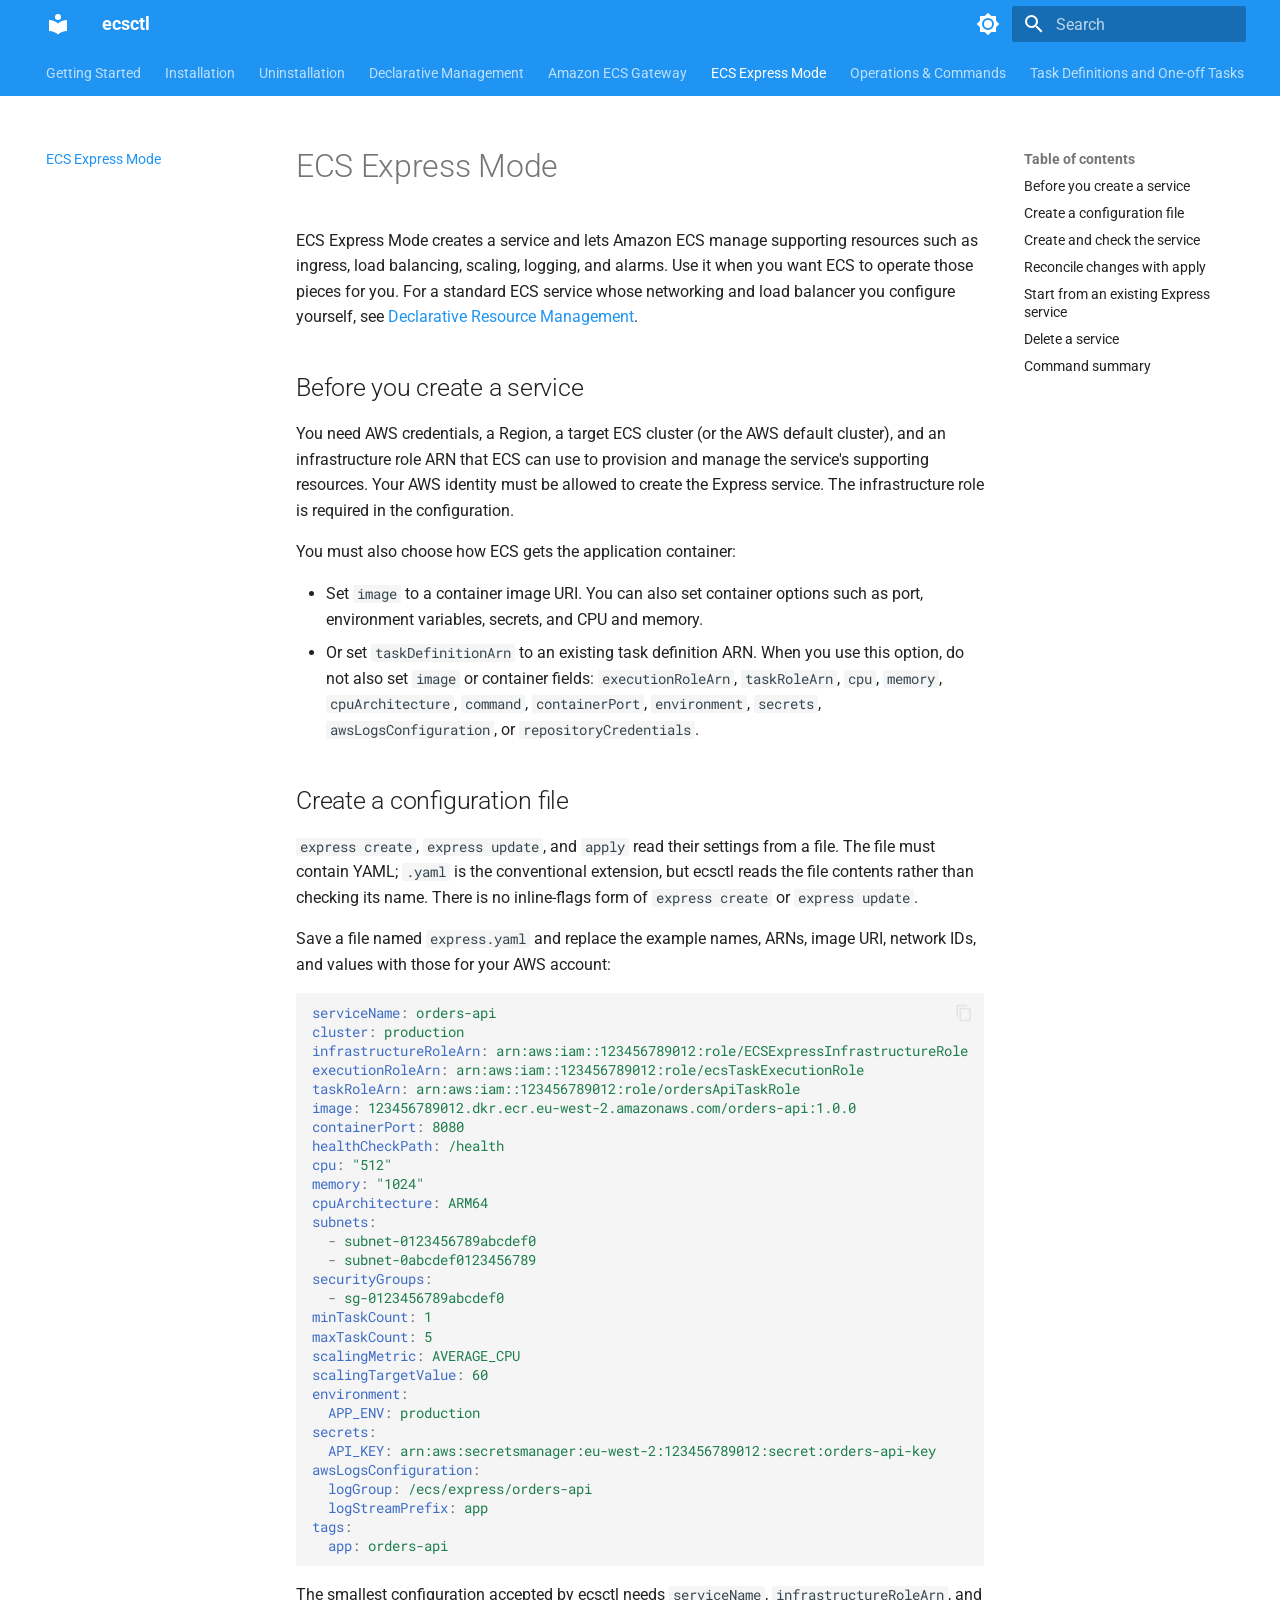
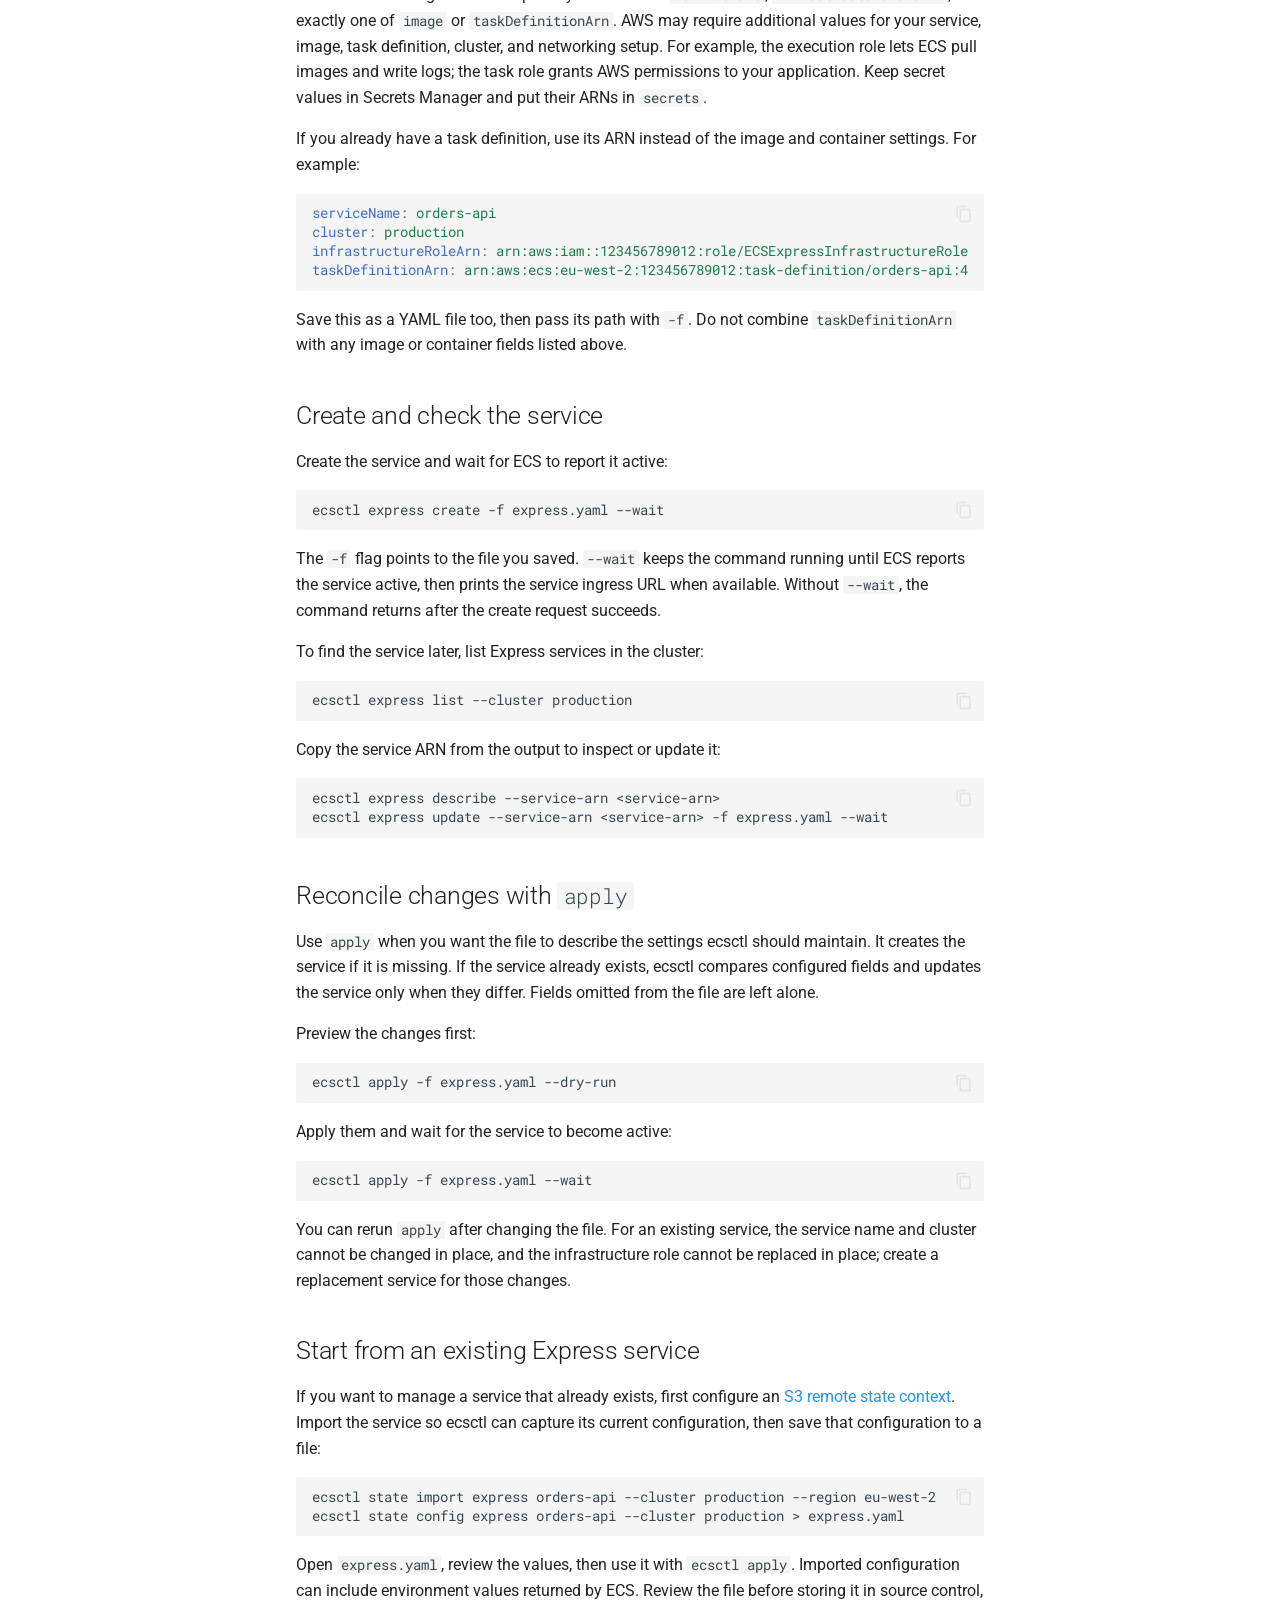
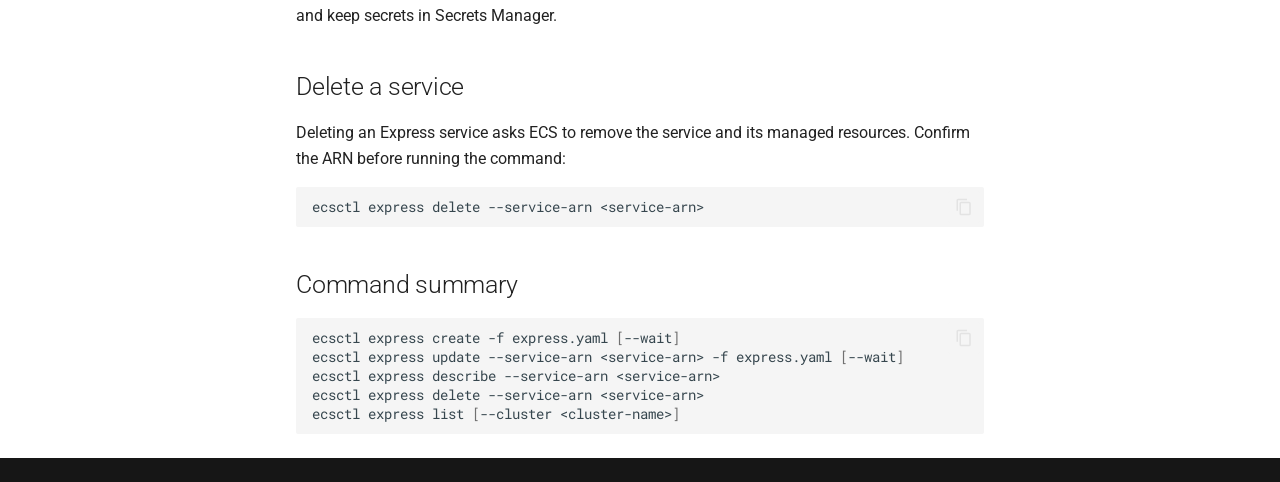
<file: express/index.html>
<!doctype html>
<html lang="en" class="no-js">
  <head>
    
      <meta charset="utf-8">
      <meta name="viewport" content="width=device-width,initial-scale=1">
      
        <meta name="description" content="A CLI tool for managing Amazon ECS resources, inspired by eksctl.">
      
      
        <meta name="author" content="Roslaan001">
      
      
        <link rel="canonical" href="https://roslaan001.github.io/ecsctl/express/">
      
      
        <link rel="prev" href="../gateway/">
      
      
        <link rel="next" href="../commands/">
      
      
        
      
      
      <link rel="icon" href="../assets/images/favicon.png">
      <meta name="generator" content="mkdocs-1.6.1, mkdocs-material-9.8.1">
    
    
      
        <title>ECS Express Mode - ecsctl</title>
      
    
    
      <link rel="stylesheet" href="../assets/stylesheets/main.57a0d79d.min.css">
      
        
        <link rel="stylesheet" href="../assets/stylesheets/palette.fb2fffe2.min.css">
      
      


    
    
      
    
    
      
        
        
        <link rel="preconnect" href="https://fonts.gstatic.com" crossorigin>
        <link rel="stylesheet" href="https://fonts.googleapis.com/css?family=Roboto:300,300i,400,400i,700,700i%7CRoboto+Mono:400,400i,700,700i&display=fallback">
        <style>:root{--md-text-font:"Roboto";--md-code-font:"Roboto Mono"}</style>
      
    
    
    <script>__md_scope=new URL("..",location),__md_hash=e=>[...e].reduce(((e,_)=>(e<<5)-e+_.charCodeAt(0)),0),__md_get=(e,_=localStorage,t=__md_scope)=>JSON.parse(_.getItem(t.pathname+"."+e)),__md_set=(e,_,t=localStorage,a=__md_scope)=>{try{t.setItem(a.pathname+"."+e,JSON.stringify(_))}catch(e){}}</script>
    
      

    
    
  </head>
  
  
    
    
      
    
    
    
    
    <body dir="ltr" data-md-color-scheme="default" data-md-color-primary="blue" data-md-color-accent="blue">
  
    
    <input class="md-toggle" data-md-toggle="drawer" type="checkbox" id="__drawer" autocomplete="off">
    <input class="md-toggle" data-md-toggle="search" type="checkbox" id="__search" autocomplete="off">
    <label class="md-overlay" for="__drawer"></label>
    <div data-md-component="skip">
      
        
        <a href="#ecs-express-mode" class="md-skip">
          Skip to content
        </a>
      
    </div>
    <div data-md-component="announce">
      
    </div>
    
    
      

<header class="md-header" data-md-component="header">
  <nav class="md-header__inner md-grid" aria-label="Header">
    <a href=".." title="ecsctl" class="md-header__button md-logo" aria-label="ecsctl" data-md-component="logo">
      
  
  <svg xmlns="http://www.w3.org/2000/svg" viewBox="0 0 24 24"><path d="M12 8a3 3 0 0 0 3-3 3 3 0 0 0-3-3 3 3 0 0 0-3 3 3 3 0 0 0 3 3m0 3.54C9.64 9.35 6.5 8 3 8v11c3.5 0 6.64 1.35 9 3.54 2.36-2.19 5.5-3.54 9-3.54V8c-3.5 0-6.64 1.35-9 3.54"/></svg>

    </a>
    <label class="md-header__button md-icon" for="__drawer">
      
      <svg xmlns="http://www.w3.org/2000/svg" viewBox="0 0 24 24"><path d="M3 6h18v2H3zm0 5h18v2H3zm0 5h18v2H3z"/></svg>
    </label>
    <div class="md-header__title" data-md-component="header-title">
      <div class="md-header__ellipsis">
        <div class="md-header__topic">
          <span class="md-ellipsis">
            ecsctl
          </span>
        </div>
        <div class="md-header__topic" data-md-component="header-topic">
          <span class="md-ellipsis">
            
              ECS Express Mode
            
          </span>
        </div>
      </div>
    </div>
    
      
        <form class="md-header__option" data-md-component="palette">
  
    
    
    
    <input class="md-option" data-md-color-media="(prefers-color-scheme: light)" data-md-color-scheme="default" data-md-color-primary="blue" data-md-color-accent="blue"  aria-label="Switch to dark mode"  type="radio" name="__palette" id="__palette_0">
    
      <label class="md-header__button md-icon" title="Switch to dark mode" for="__palette_1" hidden>
        <svg xmlns="http://www.w3.org/2000/svg" viewBox="0 0 24 24"><path d="M12 8a4 4 0 0 0-4 4 4 4 0 0 0 4 4 4 4 0 0 0 4-4 4 4 0 0 0-4-4m0 10a6 6 0 0 1-6-6 6 6 0 0 1 6-6 6 6 0 0 1 6 6 6 6 0 0 1-6 6m8-9.31V4h-4.69L12 .69 8.69 4H4v4.69L.69 12 4 15.31V20h4.69L12 23.31 15.31 20H20v-4.69L23.31 12z"/></svg>
      </label>
    
  
    
    
    
    <input class="md-option" data-md-color-media="(prefers-color-scheme: dark)" data-md-color-scheme="slate" data-md-color-primary="blue" data-md-color-accent="blue"  aria-label="Switch to light mode"  type="radio" name="__palette" id="__palette_1">
    
      <label class="md-header__button md-icon" title="Switch to light mode" for="__palette_0" hidden>
        <svg xmlns="http://www.w3.org/2000/svg" viewBox="0 0 24 24"><path d="M12 18c-.89 0-1.74-.2-2.5-.55C11.56 16.5 13 14.42 13 12s-1.44-4.5-3.5-5.45C10.26 6.2 11.11 6 12 6a6 6 0 0 1 6 6 6 6 0 0 1-6 6m8-9.31V4h-4.69L12 .69 8.69 4H4v4.69L.69 12 4 15.31V20h4.69L12 23.31 15.31 20H20v-4.69L23.31 12z"/></svg>
      </label>
    
  
</form>
      
    
    
      <script>var palette=__md_get("__palette");if(palette&&palette.color){if("(prefers-color-scheme)"===palette.color.media){var media=matchMedia("(prefers-color-scheme: light)"),input=document.querySelector(media.matches?"[data-md-color-media='(prefers-color-scheme: light)']":"[data-md-color-media='(prefers-color-scheme: dark)']");palette.color.media=input.getAttribute("data-md-color-media"),palette.color.scheme=input.getAttribute("data-md-color-scheme"),palette.color.primary=input.getAttribute("data-md-color-primary"),palette.color.accent=input.getAttribute("data-md-color-accent")}for(var[key,value]of Object.entries(palette.color))document.body.setAttribute("data-md-color-"+key,value)}</script>
    
    
    
      
      
        <label class="md-header__button md-icon" for="__search">
          
          <svg xmlns="http://www.w3.org/2000/svg" viewBox="0 0 24 24"><path d="M9.5 3A6.5 6.5 0 0 1 16 9.5c0 1.61-.59 3.09-1.56 4.23l.27.27h.79l5 5-1.5 1.5-5-5v-.79l-.27-.27A6.52 6.52 0 0 1 9.5 16 6.5 6.5 0 0 1 3 9.5 6.5 6.5 0 0 1 9.5 3m0 2C7 5 5 7 5 9.5S7 14 9.5 14 14 12 14 9.5 12 5 9.5 5"/></svg>
        </label>
        <div class="md-search" data-md-component="search" role="dialog">
  <label class="md-search__overlay" for="__search"></label>
  <div class="md-search__inner" role="search">
    <form class="md-search__form" name="search">
      <input type="text" class="md-search__input" name="query" aria-label="Search" placeholder="Search" autocapitalize="off" autocorrect="off" autocomplete="off" spellcheck="false" data-md-component="search-query" required>
      <label class="md-search__icon md-icon" for="__search">
        
        <svg xmlns="http://www.w3.org/2000/svg" viewBox="0 0 24 24"><path d="M9.5 3A6.5 6.5 0 0 1 16 9.5c0 1.61-.59 3.09-1.56 4.23l.27.27h.79l5 5-1.5 1.5-5-5v-.79l-.27-.27A6.52 6.52 0 0 1 9.5 16 6.5 6.5 0 0 1 3 9.5 6.5 6.5 0 0 1 9.5 3m0 2C7 5 5 7 5 9.5S7 14 9.5 14 14 12 14 9.5 12 5 9.5 5"/></svg>
        
        <svg xmlns="http://www.w3.org/2000/svg" viewBox="0 0 24 24"><path d="M20 11v2H8l5.5 5.5-1.42 1.42L4.16 12l7.92-7.92L13.5 5.5 8 11z"/></svg>
      </label>
      <nav class="md-search__options" aria-label="Search">
        
        <button type="reset" class="md-search__icon md-icon" title="Clear" aria-label="Clear" tabindex="-1">
          
          <svg xmlns="http://www.w3.org/2000/svg" viewBox="0 0 24 24"><path d="M19 6.41 17.59 5 12 10.59 6.41 5 5 6.41 10.59 12 5 17.59 6.41 19 12 13.41 17.59 19 19 17.59 13.41 12z"/></svg>
        </button>
      </nav>
      
        <div class="md-search__suggest" data-md-component="search-suggest"></div>
      
    </form>
    <div class="md-search__output">
      <div class="md-search__scrollwrap" tabindex="0" data-md-scrollfix>
        <div class="md-search-result" data-md-component="search-result">
          <div class="md-search-result__meta">
            Initializing search
          </div>
          <ol class="md-search-result__list" role="presentation"></ol>
        </div>
      </div>
    </div>
  </div>
</div>
      
    
    
  </nav>
  
</header>
    
    <div class="md-container" data-md-component="container">
      
      
        
          
            
<nav class="md-tabs" aria-label="Tabs" data-md-component="tabs">
  <div class="md-grid">
    <ul class="md-tabs__list">
      
        
  
  
  
  
    <li class="md-tabs__item">
      <a href=".." class="md-tabs__link">
        
  
  
    
  
  Getting Started

      </a>
    </li>
  

      
        
  
  
  
  
    <li class="md-tabs__item">
      <a href="../installation/" class="md-tabs__link">
        
  
  
    
  
  Installation

      </a>
    </li>
  

      
        
  
  
  
  
    <li class="md-tabs__item">
      <a href="../uninstallation/" class="md-tabs__link">
        
  
  
    
  
  Uninstallation

      </a>
    </li>
  

      
        
  
  
  
  
    <li class="md-tabs__item">
      <a href="../declarative/" class="md-tabs__link">
        
  
  
    
  
  Declarative Management

      </a>
    </li>
  

      
        
  
  
  
  
    <li class="md-tabs__item">
      <a href="../gateway/" class="md-tabs__link">
        
  
  
    
  
  Amazon ECS Gateway

      </a>
    </li>
  

      
        
  
  
  
    
  
  
    <li class="md-tabs__item md-tabs__item--active">
      <a href="./" class="md-tabs__link">
        
  
  
    
  
  ECS Express Mode

      </a>
    </li>
  

      
        
  
  
  
  
    <li class="md-tabs__item">
      <a href="../commands/" class="md-tabs__link">
        
  
  
    
  
  Operations & Commands

      </a>
    </li>
  

      
        
  
  
  
  
    <li class="md-tabs__item">
      <a href="../tasks/" class="md-tabs__link">
        
  
  
    
  
  Task Definitions and One-off Tasks

      </a>
    </li>
  

      
        
  
  
  
  
    <li class="md-tabs__item">
      <a href="../inspection/" class="md-tabs__link">
        
  
  
    
  
  Resource Inspection

      </a>
    </li>
  

      
        
  
  
  
  
    <li class="md-tabs__item">
      <a href="../state/" class="md-tabs__link">
        
  
  
    
  
  Remote State

      </a>
    </li>
  

      
        
  
  
  
  
    <li class="md-tabs__item">
      <a href="../reference/" class="md-tabs__link">
        
  
  
    
  
  CLI Reference

      </a>
    </li>
  

      
        
  
  
  
  
    <li class="md-tabs__item">
      <a href="../releases/" class="md-tabs__link">
        
  
  
    
  
  Release Notes and Upgrades

      </a>
    </li>
  

      
    </ul>
  </div>
</nav>
          
        
      
      <main class="md-main" data-md-component="main">
        <div class="md-main__inner md-grid">
          
            
              
              <div class="md-sidebar md-sidebar--primary" data-md-component="sidebar" data-md-type="navigation" >
                <div class="md-sidebar__scrollwrap">
                  <div class="md-sidebar__inner">
                    


  


<nav class="md-nav md-nav--primary md-nav--lifted" aria-label="Navigation" data-md-level="0">
  <label class="md-nav__title" for="__drawer">
    <a href=".." title="ecsctl" class="md-nav__button md-logo" aria-label="ecsctl" data-md-component="logo">
      
  
  <svg xmlns="http://www.w3.org/2000/svg" viewBox="0 0 24 24"><path d="M12 8a3 3 0 0 0 3-3 3 3 0 0 0-3-3 3 3 0 0 0-3 3 3 3 0 0 0 3 3m0 3.54C9.64 9.35 6.5 8 3 8v11c3.5 0 6.64 1.35 9 3.54 2.36-2.19 5.5-3.54 9-3.54V8c-3.5 0-6.64 1.35-9 3.54"/></svg>

    </a>
    ecsctl
  </label>
  
  <ul class="md-nav__list" data-md-scrollfix>
    
      
      
  
  
  
  
    <li class="md-nav__item">
      <a href=".." class="md-nav__link">
        
  
  
  <span class="md-ellipsis">
    
  
    Getting Started
  

    
  </span>
  
  

      </a>
    </li>
  

    
      
      
  
  
  
  
    <li class="md-nav__item">
      <a href="../installation/" class="md-nav__link">
        
  
  
  <span class="md-ellipsis">
    
  
    Installation
  

    
  </span>
  
  

      </a>
    </li>
  

    
      
      
  
  
  
  
    <li class="md-nav__item">
      <a href="../uninstallation/" class="md-nav__link">
        
  
  
  <span class="md-ellipsis">
    
  
    Uninstallation
  

    
  </span>
  
  

      </a>
    </li>
  

    
      
      
  
  
  
  
    <li class="md-nav__item">
      <a href="../declarative/" class="md-nav__link">
        
  
  
  <span class="md-ellipsis">
    
  
    Declarative Management
  

    
  </span>
  
  

      </a>
    </li>
  

    
      
      
  
  
  
  
    <li class="md-nav__item">
      <a href="../gateway/" class="md-nav__link">
        
  
  
  <span class="md-ellipsis">
    
  
    Amazon ECS Gateway
  

    
  </span>
  
  

      </a>
    </li>
  

    
      
      
  
  
    
  
  
  
    <li class="md-nav__item md-nav__item--active">
      
      <input class="md-nav__toggle md-toggle" type="checkbox" id="__toc">
      
      
        
      
      
        <label class="md-nav__link md-nav__link--active" for="__toc">
          
  
  
  <span class="md-ellipsis">
    
  
    ECS Express Mode
  

    
  </span>
  
  

          <span class="md-nav__icon md-icon"></span>
        </label>
      
      <a href="./" class="md-nav__link md-nav__link--active">
        
  
  
  <span class="md-ellipsis">
    
  
    ECS Express Mode
  

    
  </span>
  
  

      </a>
      
        

<nav class="md-nav md-nav--secondary" aria-label="Table of contents">
  
  
  
    
  
  
    <label class="md-nav__title" for="__toc">
      <span class="md-nav__icon md-icon"></span>
      Table of contents
    </label>
    <ul class="md-nav__list" data-md-component="toc" data-md-scrollfix>
      
        <li class="md-nav__item">
  <a href="#before-you-create-a-service" class="md-nav__link">
    <span class="md-ellipsis">
      
        Before you create a service
      
    </span>
  </a>
  
</li>
      
        <li class="md-nav__item">
  <a href="#create-a-configuration-file" class="md-nav__link">
    <span class="md-ellipsis">
      
        Create a configuration file
      
    </span>
  </a>
  
</li>
      
        <li class="md-nav__item">
  <a href="#create-and-check-the-service" class="md-nav__link">
    <span class="md-ellipsis">
      
        Create and check the service
      
    </span>
  </a>
  
</li>
      
        <li class="md-nav__item">
  <a href="#reconcile-changes-with-apply" class="md-nav__link">
    <span class="md-ellipsis">
      
        Reconcile changes with apply
      
    </span>
  </a>
  
</li>
      
        <li class="md-nav__item">
  <a href="#start-from-an-existing-express-service" class="md-nav__link">
    <span class="md-ellipsis">
      
        Start from an existing Express service
      
    </span>
  </a>
  
</li>
      
        <li class="md-nav__item">
  <a href="#delete-a-service" class="md-nav__link">
    <span class="md-ellipsis">
      
        Delete a service
      
    </span>
  </a>
  
</li>
      
        <li class="md-nav__item">
  <a href="#command-summary" class="md-nav__link">
    <span class="md-ellipsis">
      
        Command summary
      
    </span>
  </a>
  
</li>
      
    </ul>
  
</nav>
      
    </li>
  

    
      
      
  
  
  
  
    <li class="md-nav__item">
      <a href="../commands/" class="md-nav__link">
        
  
  
  <span class="md-ellipsis">
    
  
    Operations & Commands
  

    
  </span>
  
  

      </a>
    </li>
  

    
      
      
  
  
  
  
    <li class="md-nav__item">
      <a href="../tasks/" class="md-nav__link">
        
  
  
  <span class="md-ellipsis">
    
  
    Task Definitions and One-off Tasks
  

    
  </span>
  
  

      </a>
    </li>
  

    
      
      
  
  
  
  
    <li class="md-nav__item">
      <a href="../inspection/" class="md-nav__link">
        
  
  
  <span class="md-ellipsis">
    
  
    Resource Inspection
  

    
  </span>
  
  

      </a>
    </li>
  

    
      
      
  
  
  
  
    <li class="md-nav__item">
      <a href="../state/" class="md-nav__link">
        
  
  
  <span class="md-ellipsis">
    
  
    Remote State
  

    
  </span>
  
  

      </a>
    </li>
  

    
      
      
  
  
  
  
    <li class="md-nav__item">
      <a href="../reference/" class="md-nav__link">
        
  
  
  <span class="md-ellipsis">
    
  
    CLI Reference
  

    
  </span>
  
  

      </a>
    </li>
  

    
      
      
  
  
  
  
    <li class="md-nav__item">
      <a href="../releases/" class="md-nav__link">
        
  
  
  <span class="md-ellipsis">
    
  
    Release Notes and Upgrades
  

    
  </span>
  
  

      </a>
    </li>
  

    
  </ul>
</nav>
                  </div>
                </div>
              </div>
            
            
              
              <div class="md-sidebar md-sidebar--secondary" data-md-component="sidebar" data-md-type="toc" >
                <div class="md-sidebar__scrollwrap">
                  <div class="md-sidebar__inner">
                    

<nav class="md-nav md-nav--secondary" aria-label="Table of contents">
  
  
  
    
  
  
    <label class="md-nav__title" for="__toc">
      <span class="md-nav__icon md-icon"></span>
      Table of contents
    </label>
    <ul class="md-nav__list" data-md-component="toc" data-md-scrollfix>
      
        <li class="md-nav__item">
  <a href="#before-you-create-a-service" class="md-nav__link">
    <span class="md-ellipsis">
      
        Before you create a service
      
    </span>
  </a>
  
</li>
      
        <li class="md-nav__item">
  <a href="#create-a-configuration-file" class="md-nav__link">
    <span class="md-ellipsis">
      
        Create a configuration file
      
    </span>
  </a>
  
</li>
      
        <li class="md-nav__item">
  <a href="#create-and-check-the-service" class="md-nav__link">
    <span class="md-ellipsis">
      
        Create and check the service
      
    </span>
  </a>
  
</li>
      
        <li class="md-nav__item">
  <a href="#reconcile-changes-with-apply" class="md-nav__link">
    <span class="md-ellipsis">
      
        Reconcile changes with apply
      
    </span>
  </a>
  
</li>
      
        <li class="md-nav__item">
  <a href="#start-from-an-existing-express-service" class="md-nav__link">
    <span class="md-ellipsis">
      
        Start from an existing Express service
      
    </span>
  </a>
  
</li>
      
        <li class="md-nav__item">
  <a href="#delete-a-service" class="md-nav__link">
    <span class="md-ellipsis">
      
        Delete a service
      
    </span>
  </a>
  
</li>
      
        <li class="md-nav__item">
  <a href="#command-summary" class="md-nav__link">
    <span class="md-ellipsis">
      
        Command summary
      
    </span>
  </a>
  
</li>
      
    </ul>
  
</nav>
                  </div>
                </div>
              </div>
            
          
          
            <div class="md-content" data-md-component="content">
              
              <article class="md-content__inner md-typeset">
                
                  



<h1 id="ecs-express-mode">ECS Express Mode</h1>
<p>ECS Express Mode creates a service and lets Amazon ECS manage supporting resources such as ingress, load balancing, scaling, logging, and alarms. Use it when you want ECS to operate those pieces for you. For a standard ECS service whose networking and load balancer you configure yourself, see <a href="../declarative/">Declarative Resource Management</a>.</p>
<h2 id="before-you-create-a-service">Before you create a service</h2>
<p>You need AWS credentials, a Region, a target ECS cluster (or the AWS default cluster), and an infrastructure role ARN that ECS can use to provision and manage the service's supporting resources. Your AWS identity must be allowed to create the Express service. The infrastructure role is required in the configuration.</p>
<p>You must also choose how ECS gets the application container:</p>
<ul>
<li>Set <code>image</code> to a container image URI. You can also set container options such as port, environment variables, secrets, and CPU and memory.</li>
<li>Or set <code>taskDefinitionArn</code> to an existing task definition ARN. When you use this option, do not also set <code>image</code> or container fields: <code>executionRoleArn</code>, <code>taskRoleArn</code>, <code>cpu</code>, <code>memory</code>, <code>cpuArchitecture</code>, <code>command</code>, <code>containerPort</code>, <code>environment</code>, <code>secrets</code>, <code>awsLogsConfiguration</code>, or <code>repositoryCredentials</code>.</li>
</ul>
<h2 id="create-a-configuration-file">Create a configuration file</h2>
<p><code>express create</code>, <code>express update</code>, and <code>apply</code> read their settings from a file. The file must contain YAML; <code>.yaml</code> is the conventional extension, but ecsctl reads the file contents rather than checking its name. There is no inline-flags form of <code>express create</code> or <code>express update</code>.</p>
<p>Save a file named <code>express.yaml</code> and replace the example names, ARNs, image URI, network IDs, and values with those for your AWS account:</p>
<div class="language-yaml highlight"><pre><span></span><code><span id="__span-0-1"><a id="__codelineno-0-1" name="__codelineno-0-1" href="#__codelineno-0-1"></a><span class="nt">serviceName</span><span class="p">:</span><span class="w"> </span><span class="l l-Scalar l-Scalar-Plain">orders-api</span>
</span><span id="__span-0-2"><a id="__codelineno-0-2" name="__codelineno-0-2" href="#__codelineno-0-2"></a><span class="nt">cluster</span><span class="p">:</span><span class="w"> </span><span class="l l-Scalar l-Scalar-Plain">production</span>
</span><span id="__span-0-3"><a id="__codelineno-0-3" name="__codelineno-0-3" href="#__codelineno-0-3"></a><span class="nt">infrastructureRoleArn</span><span class="p">:</span><span class="w"> </span><span class="l l-Scalar l-Scalar-Plain">arn:aws:iam::123456789012:role/ECSExpressInfrastructureRole</span>
</span><span id="__span-0-4"><a id="__codelineno-0-4" name="__codelineno-0-4" href="#__codelineno-0-4"></a><span class="nt">executionRoleArn</span><span class="p">:</span><span class="w"> </span><span class="l l-Scalar l-Scalar-Plain">arn:aws:iam::123456789012:role/ecsTaskExecutionRole</span>
</span><span id="__span-0-5"><a id="__codelineno-0-5" name="__codelineno-0-5" href="#__codelineno-0-5"></a><span class="nt">taskRoleArn</span><span class="p">:</span><span class="w"> </span><span class="l l-Scalar l-Scalar-Plain">arn:aws:iam::123456789012:role/ordersApiTaskRole</span>
</span><span id="__span-0-6"><a id="__codelineno-0-6" name="__codelineno-0-6" href="#__codelineno-0-6"></a><span class="nt">image</span><span class="p">:</span><span class="w"> </span><span class="l l-Scalar l-Scalar-Plain">123456789012.dkr.ecr.eu-west-2.amazonaws.com/orders-api:1.0.0</span>
</span><span id="__span-0-7"><a id="__codelineno-0-7" name="__codelineno-0-7" href="#__codelineno-0-7"></a><span class="nt">containerPort</span><span class="p">:</span><span class="w"> </span><span class="l l-Scalar l-Scalar-Plain">8080</span>
</span><span id="__span-0-8"><a id="__codelineno-0-8" name="__codelineno-0-8" href="#__codelineno-0-8"></a><span class="nt">healthCheckPath</span><span class="p">:</span><span class="w"> </span><span class="l l-Scalar l-Scalar-Plain">/health</span>
</span><span id="__span-0-9"><a id="__codelineno-0-9" name="__codelineno-0-9" href="#__codelineno-0-9"></a><span class="nt">cpu</span><span class="p">:</span><span class="w"> </span><span class="s">"512"</span>
</span><span id="__span-0-10"><a id="__codelineno-0-10" name="__codelineno-0-10" href="#__codelineno-0-10"></a><span class="nt">memory</span><span class="p">:</span><span class="w"> </span><span class="s">"1024"</span>
</span><span id="__span-0-11"><a id="__codelineno-0-11" name="__codelineno-0-11" href="#__codelineno-0-11"></a><span class="nt">cpuArchitecture</span><span class="p">:</span><span class="w"> </span><span class="l l-Scalar l-Scalar-Plain">ARM64</span>
</span><span id="__span-0-12"><a id="__codelineno-0-12" name="__codelineno-0-12" href="#__codelineno-0-12"></a><span class="nt">subnets</span><span class="p">:</span>
</span><span id="__span-0-13"><a id="__codelineno-0-13" name="__codelineno-0-13" href="#__codelineno-0-13"></a><span class="w">  </span><span class="p p-Indicator">-</span><span class="w"> </span><span class="l l-Scalar l-Scalar-Plain">subnet-0123456789abcdef0</span>
</span><span id="__span-0-14"><a id="__codelineno-0-14" name="__codelineno-0-14" href="#__codelineno-0-14"></a><span class="w">  </span><span class="p p-Indicator">-</span><span class="w"> </span><span class="l l-Scalar l-Scalar-Plain">subnet-0abcdef0123456789</span>
</span><span id="__span-0-15"><a id="__codelineno-0-15" name="__codelineno-0-15" href="#__codelineno-0-15"></a><span class="nt">securityGroups</span><span class="p">:</span>
</span><span id="__span-0-16"><a id="__codelineno-0-16" name="__codelineno-0-16" href="#__codelineno-0-16"></a><span class="w">  </span><span class="p p-Indicator">-</span><span class="w"> </span><span class="l l-Scalar l-Scalar-Plain">sg-0123456789abcdef0</span>
</span><span id="__span-0-17"><a id="__codelineno-0-17" name="__codelineno-0-17" href="#__codelineno-0-17"></a><span class="nt">minTaskCount</span><span class="p">:</span><span class="w"> </span><span class="l l-Scalar l-Scalar-Plain">1</span>
</span><span id="__span-0-18"><a id="__codelineno-0-18" name="__codelineno-0-18" href="#__codelineno-0-18"></a><span class="nt">maxTaskCount</span><span class="p">:</span><span class="w"> </span><span class="l l-Scalar l-Scalar-Plain">5</span>
</span><span id="__span-0-19"><a id="__codelineno-0-19" name="__codelineno-0-19" href="#__codelineno-0-19"></a><span class="nt">scalingMetric</span><span class="p">:</span><span class="w"> </span><span class="l l-Scalar l-Scalar-Plain">AVERAGE_CPU</span>
</span><span id="__span-0-20"><a id="__codelineno-0-20" name="__codelineno-0-20" href="#__codelineno-0-20"></a><span class="nt">scalingTargetValue</span><span class="p">:</span><span class="w"> </span><span class="l l-Scalar l-Scalar-Plain">60</span>
</span><span id="__span-0-21"><a id="__codelineno-0-21" name="__codelineno-0-21" href="#__codelineno-0-21"></a><span class="nt">environment</span><span class="p">:</span>
</span><span id="__span-0-22"><a id="__codelineno-0-22" name="__codelineno-0-22" href="#__codelineno-0-22"></a><span class="w">  </span><span class="nt">APP_ENV</span><span class="p">:</span><span class="w"> </span><span class="l l-Scalar l-Scalar-Plain">production</span>
</span><span id="__span-0-23"><a id="__codelineno-0-23" name="__codelineno-0-23" href="#__codelineno-0-23"></a><span class="nt">secrets</span><span class="p">:</span>
</span><span id="__span-0-24"><a id="__codelineno-0-24" name="__codelineno-0-24" href="#__codelineno-0-24"></a><span class="w">  </span><span class="nt">API_KEY</span><span class="p">:</span><span class="w"> </span><span class="l l-Scalar l-Scalar-Plain">arn:aws:secretsmanager:eu-west-2:123456789012:secret:orders-api-key</span>
</span><span id="__span-0-25"><a id="__codelineno-0-25" name="__codelineno-0-25" href="#__codelineno-0-25"></a><span class="nt">awsLogsConfiguration</span><span class="p">:</span>
</span><span id="__span-0-26"><a id="__codelineno-0-26" name="__codelineno-0-26" href="#__codelineno-0-26"></a><span class="w">  </span><span class="nt">logGroup</span><span class="p">:</span><span class="w"> </span><span class="l l-Scalar l-Scalar-Plain">/ecs/express/orders-api</span>
</span><span id="__span-0-27"><a id="__codelineno-0-27" name="__codelineno-0-27" href="#__codelineno-0-27"></a><span class="w">  </span><span class="nt">logStreamPrefix</span><span class="p">:</span><span class="w"> </span><span class="l l-Scalar l-Scalar-Plain">app</span>
</span><span id="__span-0-28"><a id="__codelineno-0-28" name="__codelineno-0-28" href="#__codelineno-0-28"></a><span class="nt">tags</span><span class="p">:</span>
</span><span id="__span-0-29"><a id="__codelineno-0-29" name="__codelineno-0-29" href="#__codelineno-0-29"></a><span class="w">  </span><span class="nt">app</span><span class="p">:</span><span class="w"> </span><span class="l l-Scalar l-Scalar-Plain">orders-api</span>
</span></code></pre></div>
<p>The smallest configuration accepted by ecsctl needs <code>serviceName</code>, <code>infrastructureRoleArn</code>, and exactly one of <code>image</code> or <code>taskDefinitionArn</code>. AWS may require additional values for your service, image, task definition, cluster, and networking setup. For example, the execution role lets ECS pull images and write logs; the task role grants AWS permissions to your application. Keep secret values in Secrets Manager and put their ARNs in <code>secrets</code>.</p>
<p>If you already have a task definition, use its ARN instead of the image and container settings. For example:</p>
<div class="language-yaml highlight"><pre><span></span><code><span id="__span-1-1"><a id="__codelineno-1-1" name="__codelineno-1-1" href="#__codelineno-1-1"></a><span class="nt">serviceName</span><span class="p">:</span><span class="w"> </span><span class="l l-Scalar l-Scalar-Plain">orders-api</span>
</span><span id="__span-1-2"><a id="__codelineno-1-2" name="__codelineno-1-2" href="#__codelineno-1-2"></a><span class="nt">cluster</span><span class="p">:</span><span class="w"> </span><span class="l l-Scalar l-Scalar-Plain">production</span>
</span><span id="__span-1-3"><a id="__codelineno-1-3" name="__codelineno-1-3" href="#__codelineno-1-3"></a><span class="nt">infrastructureRoleArn</span><span class="p">:</span><span class="w"> </span><span class="l l-Scalar l-Scalar-Plain">arn:aws:iam::123456789012:role/ECSExpressInfrastructureRole</span>
</span><span id="__span-1-4"><a id="__codelineno-1-4" name="__codelineno-1-4" href="#__codelineno-1-4"></a><span class="nt">taskDefinitionArn</span><span class="p">:</span><span class="w"> </span><span class="l l-Scalar l-Scalar-Plain">arn:aws:ecs:eu-west-2:123456789012:task-definition/orders-api:4</span>
</span></code></pre></div>
<p>Save this as a YAML file too, then pass its path with <code>-f</code>. Do not combine <code>taskDefinitionArn</code> with any image or container fields listed above.</p>
<h2 id="create-and-check-the-service">Create and check the service</h2>
<p>Create the service and wait for ECS to report it active:</p>
<div class="language-bash highlight"><pre><span></span><code><span id="__span-2-1"><a id="__codelineno-2-1" name="__codelineno-2-1" href="#__codelineno-2-1"></a>ecsctl<span class="w"> </span>express<span class="w"> </span>create<span class="w"> </span>-f<span class="w"> </span>express.yaml<span class="w"> </span>--wait
</span></code></pre></div>
<p>The <code>-f</code> flag points to the file you saved. <code>--wait</code> keeps the command running until ECS reports the service active, then prints the service ingress URL when available. Without <code>--wait</code>, the command returns after the create request succeeds.</p>
<p>To find the service later, list Express services in the cluster:</p>
<div class="language-bash highlight"><pre><span></span><code><span id="__span-3-1"><a id="__codelineno-3-1" name="__codelineno-3-1" href="#__codelineno-3-1"></a>ecsctl<span class="w"> </span>express<span class="w"> </span>list<span class="w"> </span>--cluster<span class="w"> </span>production
</span></code></pre></div>
<p>Copy the service ARN from the output to inspect or update it:</p>
<div class="language-bash highlight"><pre><span></span><code><span id="__span-4-1"><a id="__codelineno-4-1" name="__codelineno-4-1" href="#__codelineno-4-1"></a>ecsctl<span class="w"> </span>express<span class="w"> </span>describe<span class="w"> </span>--service-arn<span class="w"> </span>&lt;service-arn&gt;
</span><span id="__span-4-2"><a id="__codelineno-4-2" name="__codelineno-4-2" href="#__codelineno-4-2"></a>ecsctl<span class="w"> </span>express<span class="w"> </span>update<span class="w"> </span>--service-arn<span class="w"> </span>&lt;service-arn&gt;<span class="w"> </span>-f<span class="w"> </span>express.yaml<span class="w"> </span>--wait
</span></code></pre></div>
<h2 id="reconcile-changes-with-apply">Reconcile changes with <code>apply</code></h2>
<p>Use <code>apply</code> when you want the file to describe the settings ecsctl should maintain. It creates the service if it is missing. If the service already exists, ecsctl compares configured fields and updates the service only when they differ. Fields omitted from the file are left alone.</p>
<p>Preview the changes first:</p>
<div class="language-bash highlight"><pre><span></span><code><span id="__span-5-1"><a id="__codelineno-5-1" name="__codelineno-5-1" href="#__codelineno-5-1"></a>ecsctl<span class="w"> </span>apply<span class="w"> </span>-f<span class="w"> </span>express.yaml<span class="w"> </span>--dry-run
</span></code></pre></div>
<p>Apply them and wait for the service to become active:</p>
<div class="language-bash highlight"><pre><span></span><code><span id="__span-6-1"><a id="__codelineno-6-1" name="__codelineno-6-1" href="#__codelineno-6-1"></a>ecsctl<span class="w"> </span>apply<span class="w"> </span>-f<span class="w"> </span>express.yaml<span class="w"> </span>--wait
</span></code></pre></div>
<p>You can rerun <code>apply</code> after changing the file. For an existing service, the service name and cluster cannot be changed in place, and the infrastructure role cannot be replaced in place; create a replacement service for those changes.</p>
<h2 id="start-from-an-existing-express-service">Start from an existing Express service</h2>
<p>If you want to manage a service that already exists, first configure an <a href="../state/">S3 remote state context</a>. Import the service so ecsctl can capture its current configuration, then save that configuration to a file:</p>
<div class="language-bash highlight"><pre><span></span><code><span id="__span-7-1"><a id="__codelineno-7-1" name="__codelineno-7-1" href="#__codelineno-7-1"></a>ecsctl<span class="w"> </span>state<span class="w"> </span>import<span class="w"> </span>express<span class="w"> </span>orders-api<span class="w"> </span>--cluster<span class="w"> </span>production<span class="w"> </span>--region<span class="w"> </span>eu-west-2
</span><span id="__span-7-2"><a id="__codelineno-7-2" name="__codelineno-7-2" href="#__codelineno-7-2"></a>ecsctl<span class="w"> </span>state<span class="w"> </span>config<span class="w"> </span>express<span class="w"> </span>orders-api<span class="w"> </span>--cluster<span class="w"> </span>production<span class="w"> </span>&gt;<span class="w"> </span>express.yaml
</span></code></pre></div>
<p>Open <code>express.yaml</code>, review the values, then use it with <code>ecsctl apply</code>. Imported configuration can include environment values returned by ECS. Review the file before storing it in source control, and keep secrets in Secrets Manager.</p>
<h2 id="delete-a-service">Delete a service</h2>
<p>Deleting an Express service asks ECS to remove the service and its managed resources. Confirm the ARN before running the command:</p>
<div class="language-bash highlight"><pre><span></span><code><span id="__span-8-1"><a id="__codelineno-8-1" name="__codelineno-8-1" href="#__codelineno-8-1"></a>ecsctl<span class="w"> </span>express<span class="w"> </span>delete<span class="w"> </span>--service-arn<span class="w"> </span>&lt;service-arn&gt;
</span></code></pre></div>
<h2 id="command-summary">Command summary</h2>
<div class="language-bash highlight"><pre><span></span><code><span id="__span-9-1"><a id="__codelineno-9-1" name="__codelineno-9-1" href="#__codelineno-9-1"></a>ecsctl<span class="w"> </span>express<span class="w"> </span>create<span class="w"> </span>-f<span class="w"> </span>express.yaml<span class="w"> </span><span class="o">[</span>--wait<span class="o">]</span>
</span><span id="__span-9-2"><a id="__codelineno-9-2" name="__codelineno-9-2" href="#__codelineno-9-2"></a>ecsctl<span class="w"> </span>express<span class="w"> </span>update<span class="w"> </span>--service-arn<span class="w"> </span>&lt;service-arn&gt;<span class="w"> </span>-f<span class="w"> </span>express.yaml<span class="w"> </span><span class="o">[</span>--wait<span class="o">]</span>
</span><span id="__span-9-3"><a id="__codelineno-9-3" name="__codelineno-9-3" href="#__codelineno-9-3"></a>ecsctl<span class="w"> </span>express<span class="w"> </span>describe<span class="w"> </span>--service-arn<span class="w"> </span>&lt;service-arn&gt;
</span><span id="__span-9-4"><a id="__codelineno-9-4" name="__codelineno-9-4" href="#__codelineno-9-4"></a>ecsctl<span class="w"> </span>express<span class="w"> </span>delete<span class="w"> </span>--service-arn<span class="w"> </span>&lt;service-arn&gt;
</span><span id="__span-9-5"><a id="__codelineno-9-5" name="__codelineno-9-5" href="#__codelineno-9-5"></a>ecsctl<span class="w"> </span>express<span class="w"> </span>list<span class="w"> </span><span class="o">[</span>--cluster<span class="w"> </span>&lt;cluster-name&gt;<span class="o">]</span>
</span></code></pre></div>












                
              </article>
            </div>
          
          
<script>var target=document.getElementById(location.hash.slice(1));target&&target.name&&(target.checked=target.name.startsWith("__tabbed_"))</script>
        </div>
        
          <button type="button" class="md-top md-icon" data-md-component="top" hidden>
  
  <svg xmlns="http://www.w3.org/2000/svg" viewBox="0 0 24 24"><path d="M13 20h-2V8l-5.5 5.5-1.42-1.42L12 4.16l7.92 7.92-1.42 1.42L13 8z"/></svg>
  Back to top
</button>
        
      </main>
      
        <footer class="md-footer">
  
  <div class="md-footer-meta md-typeset">
    <div class="md-footer-meta__inner md-grid">
      <div class="md-copyright">
  
  
</div>
      
    </div>
  </div>
</footer>
      
    </div>
    <div class="md-dialog" data-md-component="dialog">
      <div class="md-dialog__inner md-typeset"></div>
    </div>
    
    
    
      
      
      <script id="__config" type="application/json">{"annotate": null, "base": "..", "features": ["navigation.tabs", "navigation.sections", "navigation.top", "search.suggest", "search.highlight", "content.code.copy", "content.code.annotate"], "search": "../assets/javascripts/workers/search.a7633da7.min.js", "tags": null, "translations": {"clipboard.copied": "Copied to clipboard", "clipboard.copy": "Copy to clipboard", "search.result.more.one": "1 more on this page", "search.result.more.other": "# more on this page", "search.result.none": "No matching documents", "search.result.one": "1 matching document", "search.result.other": "# matching documents", "search.result.placeholder": "Type to start searching", "search.result.term.missing": "Missing", "select.version": "Select version"}, "version": null}</script>
    
    
      <script src="../assets/javascripts/bundle.a5f9d56c.min.js"></script>
      
    
  </body>
</html>
</file>
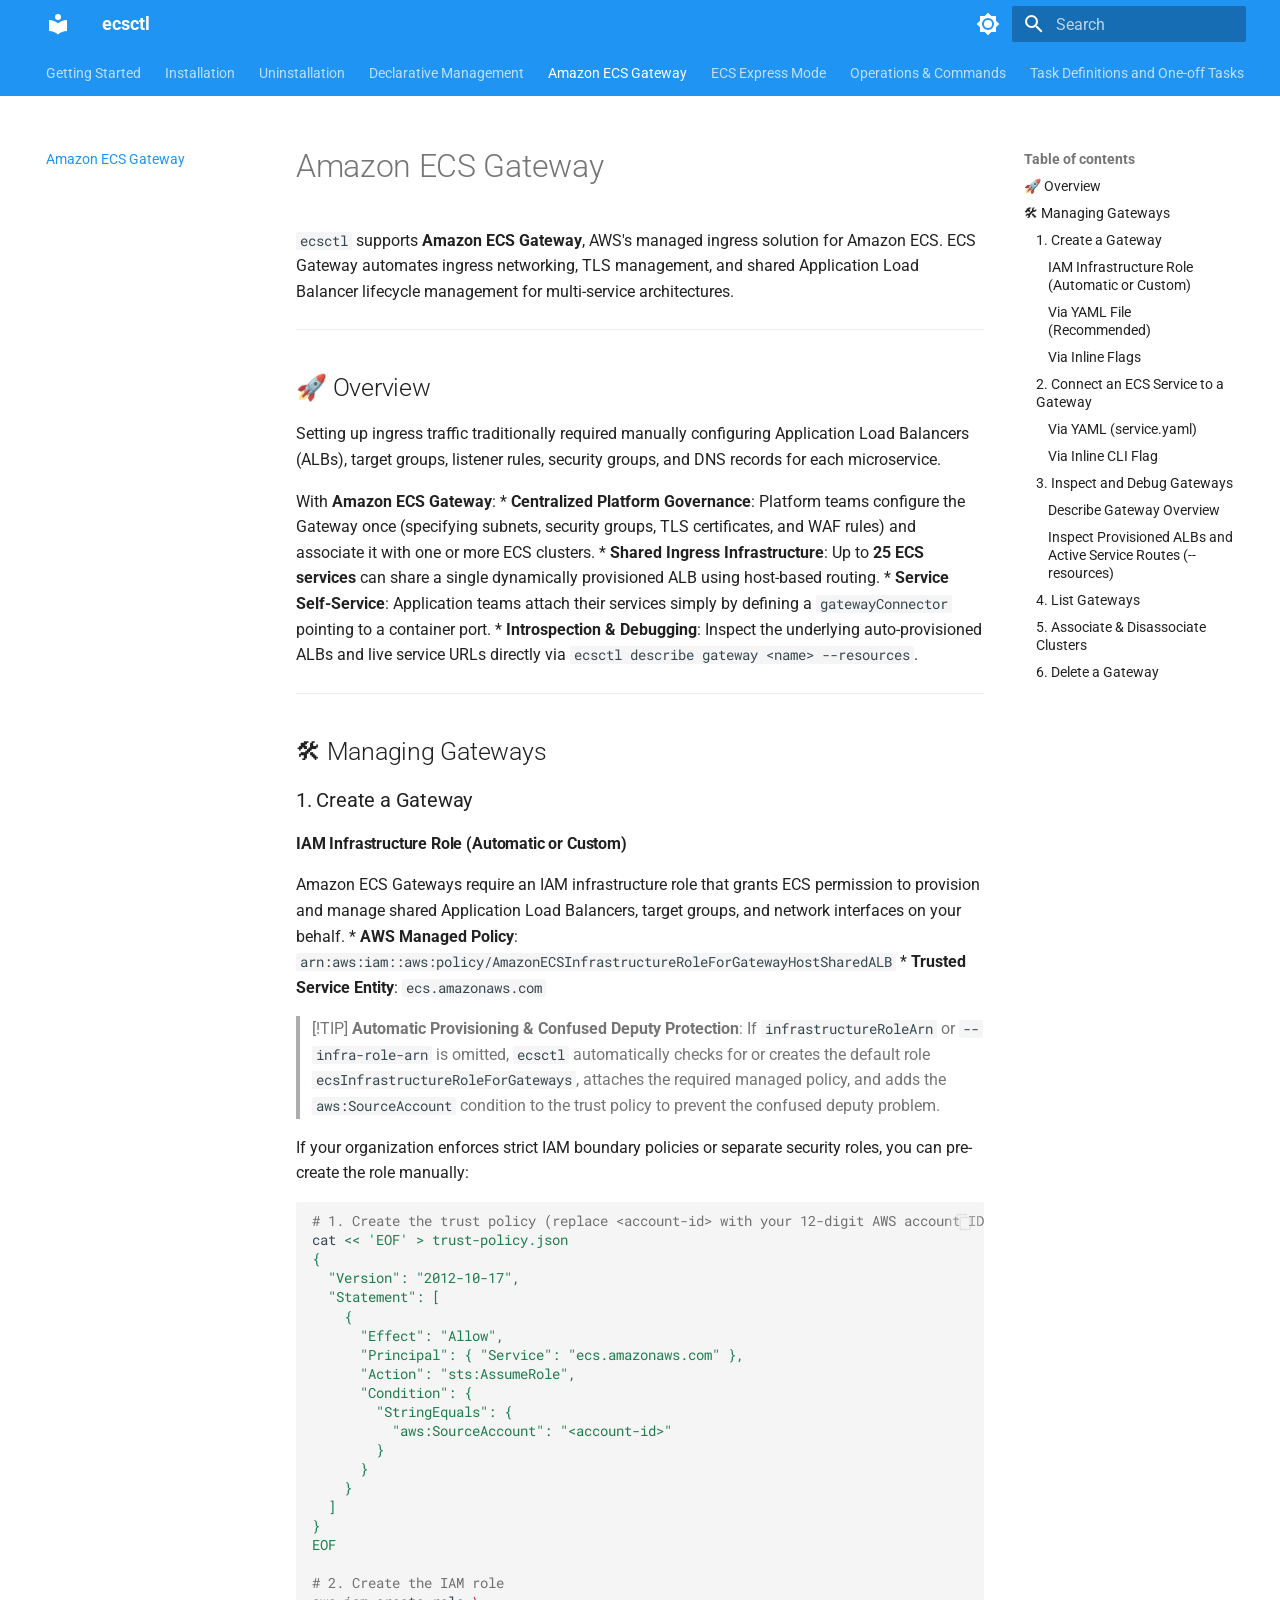
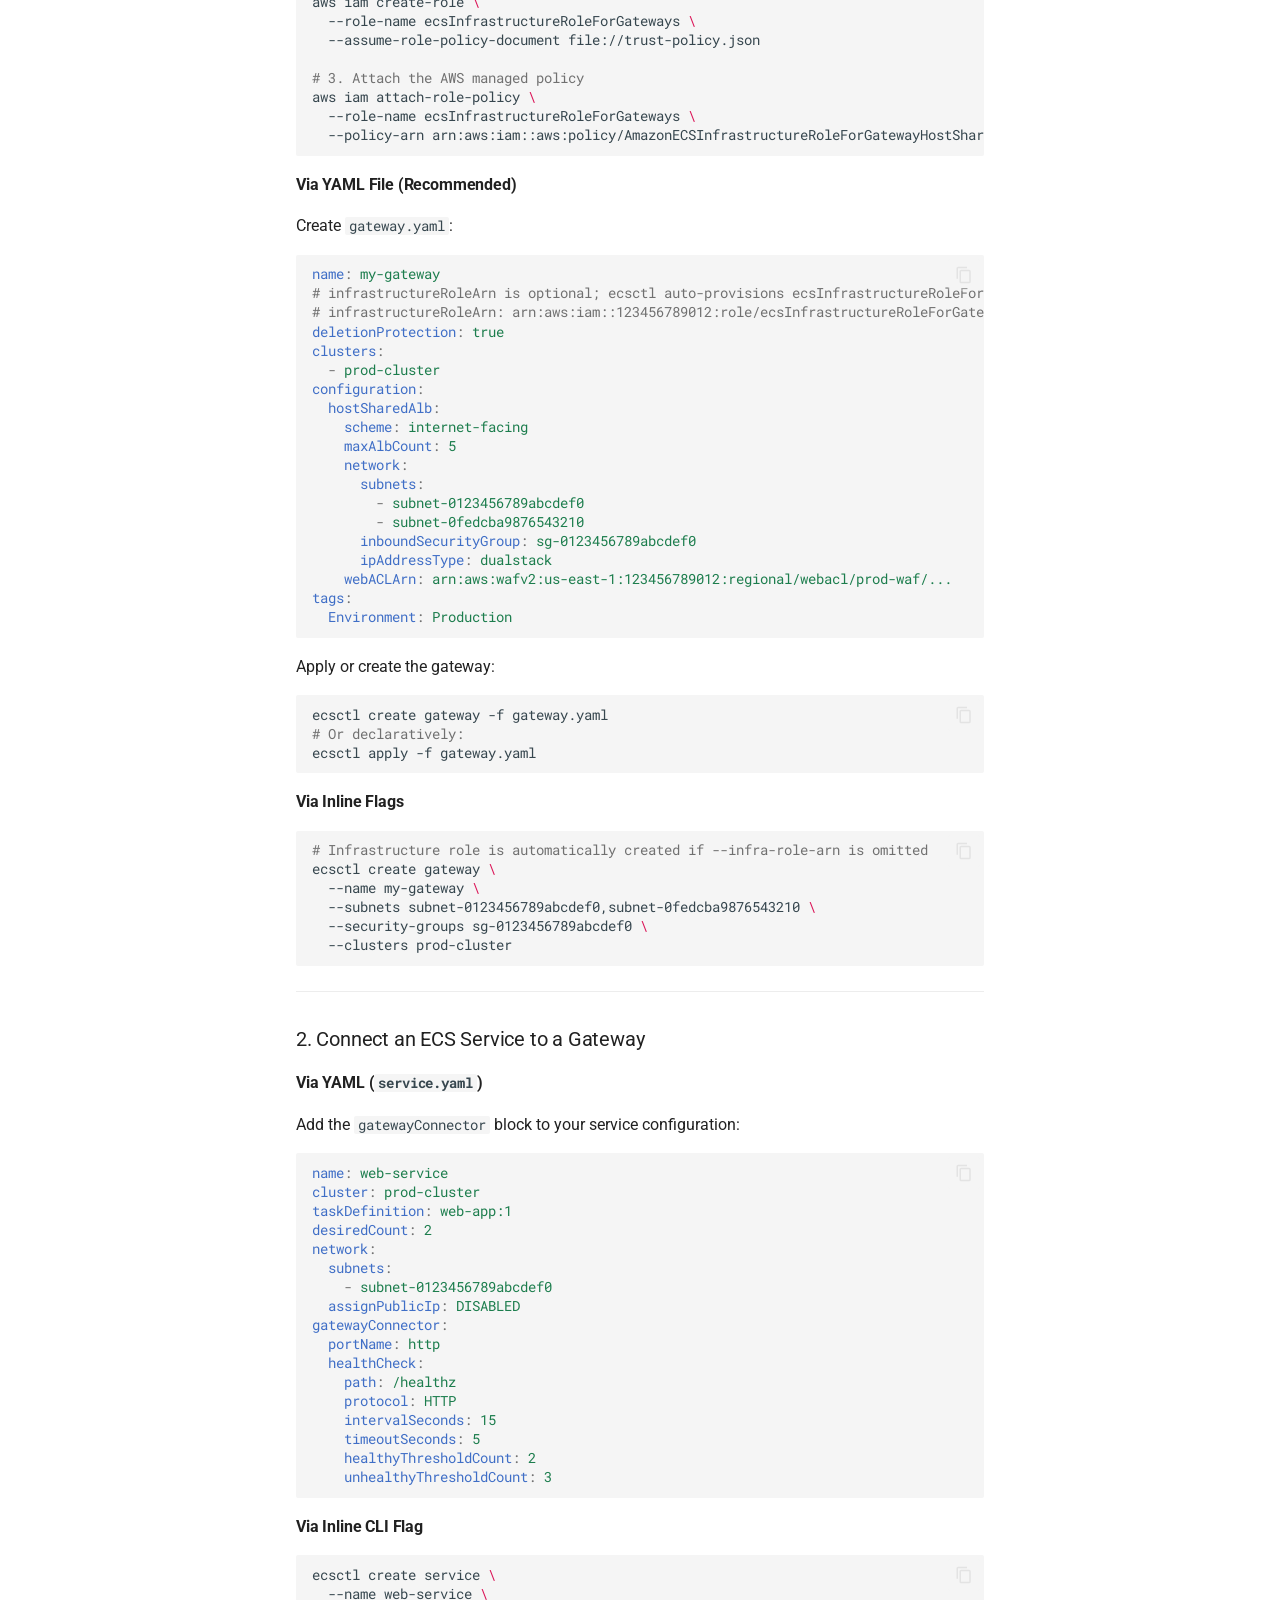
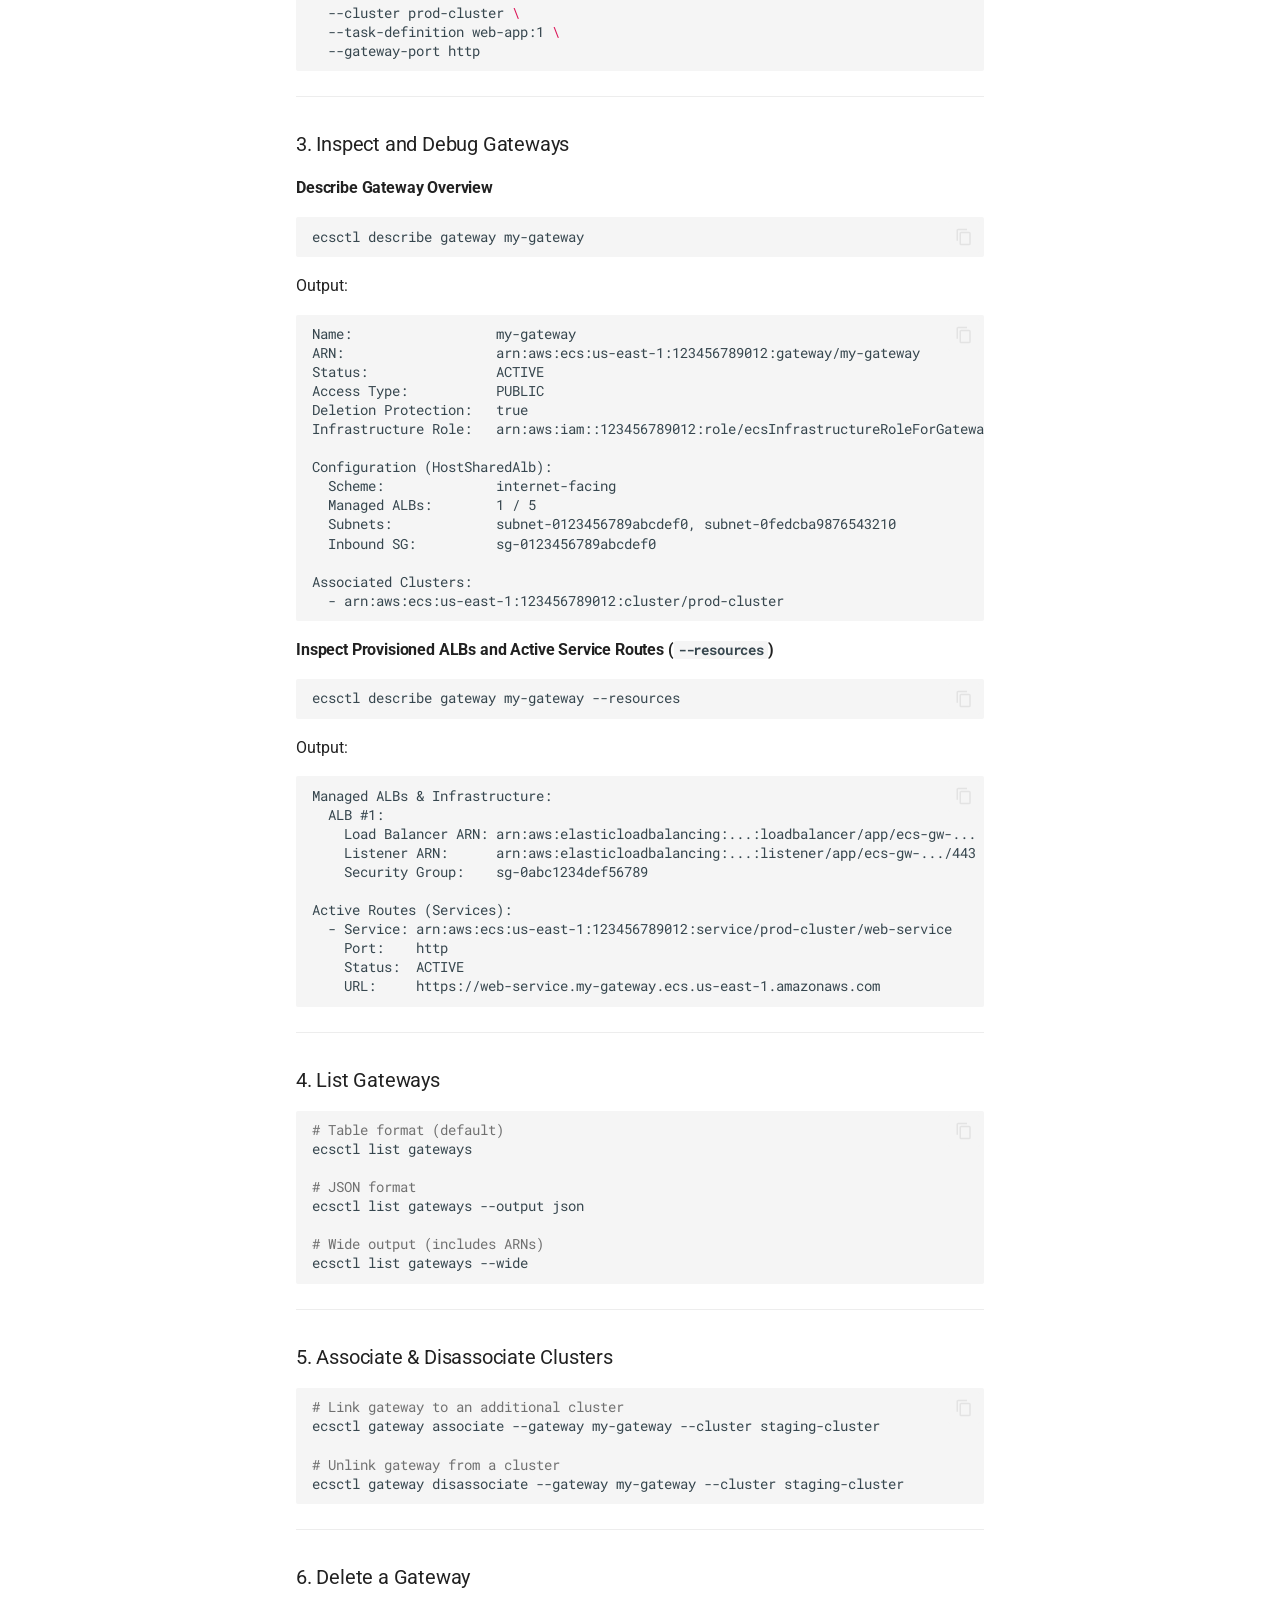
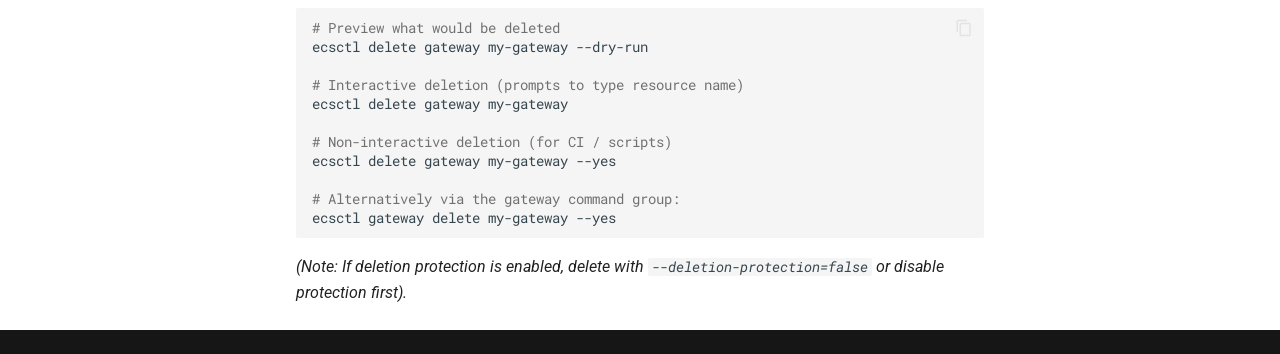
<file: gateway/index.html>
<!doctype html>
<html lang="en" class="no-js">
  <head>
    
      <meta charset="utf-8">
      <meta name="viewport" content="width=device-width,initial-scale=1">
      
        <meta name="description" content="A CLI tool for managing Amazon ECS resources, inspired by eksctl.">
      
      
        <meta name="author" content="Roslaan001">
      
      
        <link rel="canonical" href="https://roslaan001.github.io/ecsctl/gateway/">
      
      
        <link rel="prev" href="../declarative/">
      
      
        <link rel="next" href="../express/">
      
      
        
      
      
      <link rel="icon" href="../assets/images/favicon.png">
      <meta name="generator" content="mkdocs-1.6.1, mkdocs-material-9.8.1">
    
    
      
        <title>Amazon ECS Gateway - ecsctl</title>
      
    
    
      <link rel="stylesheet" href="../assets/stylesheets/main.57a0d79d.min.css">
      
        
        <link rel="stylesheet" href="../assets/stylesheets/palette.fb2fffe2.min.css">
      
      


    
    
      
    
    
      
        
        
        <link rel="preconnect" href="https://fonts.gstatic.com" crossorigin>
        <link rel="stylesheet" href="https://fonts.googleapis.com/css?family=Roboto:300,300i,400,400i,700,700i%7CRoboto+Mono:400,400i,700,700i&display=fallback">
        <style>:root{--md-text-font:"Roboto";--md-code-font:"Roboto Mono"}</style>
      
    
    
    <script>__md_scope=new URL("..",location),__md_hash=e=>[...e].reduce(((e,_)=>(e<<5)-e+_.charCodeAt(0)),0),__md_get=(e,_=localStorage,t=__md_scope)=>JSON.parse(_.getItem(t.pathname+"."+e)),__md_set=(e,_,t=localStorage,a=__md_scope)=>{try{t.setItem(a.pathname+"."+e,JSON.stringify(_))}catch(e){}}</script>
    
      

    
    
  </head>
  
  
    
    
      
    
    
    
    
    <body dir="ltr" data-md-color-scheme="default" data-md-color-primary="blue" data-md-color-accent="blue">
  
    
    <input class="md-toggle" data-md-toggle="drawer" type="checkbox" id="__drawer" autocomplete="off">
    <input class="md-toggle" data-md-toggle="search" type="checkbox" id="__search" autocomplete="off">
    <label class="md-overlay" for="__drawer"></label>
    <div data-md-component="skip">
      
        
        <a href="#amazon-ecs-gateway" class="md-skip">
          Skip to content
        </a>
      
    </div>
    <div data-md-component="announce">
      
    </div>
    
    
      

<header class="md-header" data-md-component="header">
  <nav class="md-header__inner md-grid" aria-label="Header">
    <a href=".." title="ecsctl" class="md-header__button md-logo" aria-label="ecsctl" data-md-component="logo">
      
  
  <svg xmlns="http://www.w3.org/2000/svg" viewBox="0 0 24 24"><path d="M12 8a3 3 0 0 0 3-3 3 3 0 0 0-3-3 3 3 0 0 0-3 3 3 3 0 0 0 3 3m0 3.54C9.64 9.35 6.5 8 3 8v11c3.5 0 6.64 1.35 9 3.54 2.36-2.19 5.5-3.54 9-3.54V8c-3.5 0-6.64 1.35-9 3.54"/></svg>

    </a>
    <label class="md-header__button md-icon" for="__drawer">
      
      <svg xmlns="http://www.w3.org/2000/svg" viewBox="0 0 24 24"><path d="M3 6h18v2H3zm0 5h18v2H3zm0 5h18v2H3z"/></svg>
    </label>
    <div class="md-header__title" data-md-component="header-title">
      <div class="md-header__ellipsis">
        <div class="md-header__topic">
          <span class="md-ellipsis">
            ecsctl
          </span>
        </div>
        <div class="md-header__topic" data-md-component="header-topic">
          <span class="md-ellipsis">
            
              Amazon ECS Gateway
            
          </span>
        </div>
      </div>
    </div>
    
      
        <form class="md-header__option" data-md-component="palette">
  
    
    
    
    <input class="md-option" data-md-color-media="(prefers-color-scheme: light)" data-md-color-scheme="default" data-md-color-primary="blue" data-md-color-accent="blue"  aria-label="Switch to dark mode"  type="radio" name="__palette" id="__palette_0">
    
      <label class="md-header__button md-icon" title="Switch to dark mode" for="__palette_1" hidden>
        <svg xmlns="http://www.w3.org/2000/svg" viewBox="0 0 24 24"><path d="M12 8a4 4 0 0 0-4 4 4 4 0 0 0 4 4 4 4 0 0 0 4-4 4 4 0 0 0-4-4m0 10a6 6 0 0 1-6-6 6 6 0 0 1 6-6 6 6 0 0 1 6 6 6 6 0 0 1-6 6m8-9.31V4h-4.69L12 .69 8.69 4H4v4.69L.69 12 4 15.31V20h4.69L12 23.31 15.31 20H20v-4.69L23.31 12z"/></svg>
      </label>
    
  
    
    
    
    <input class="md-option" data-md-color-media="(prefers-color-scheme: dark)" data-md-color-scheme="slate" data-md-color-primary="blue" data-md-color-accent="blue"  aria-label="Switch to light mode"  type="radio" name="__palette" id="__palette_1">
    
      <label class="md-header__button md-icon" title="Switch to light mode" for="__palette_0" hidden>
        <svg xmlns="http://www.w3.org/2000/svg" viewBox="0 0 24 24"><path d="M12 18c-.89 0-1.74-.2-2.5-.55C11.56 16.5 13 14.42 13 12s-1.44-4.5-3.5-5.45C10.26 6.2 11.11 6 12 6a6 6 0 0 1 6 6 6 6 0 0 1-6 6m8-9.31V4h-4.69L12 .69 8.69 4H4v4.69L.69 12 4 15.31V20h4.69L12 23.31 15.31 20H20v-4.69L23.31 12z"/></svg>
      </label>
    
  
</form>
      
    
    
      <script>var palette=__md_get("__palette");if(palette&&palette.color){if("(prefers-color-scheme)"===palette.color.media){var media=matchMedia("(prefers-color-scheme: light)"),input=document.querySelector(media.matches?"[data-md-color-media='(prefers-color-scheme: light)']":"[data-md-color-media='(prefers-color-scheme: dark)']");palette.color.media=input.getAttribute("data-md-color-media"),palette.color.scheme=input.getAttribute("data-md-color-scheme"),palette.color.primary=input.getAttribute("data-md-color-primary"),palette.color.accent=input.getAttribute("data-md-color-accent")}for(var[key,value]of Object.entries(palette.color))document.body.setAttribute("data-md-color-"+key,value)}</script>
    
    
    
      
      
        <label class="md-header__button md-icon" for="__search">
          
          <svg xmlns="http://www.w3.org/2000/svg" viewBox="0 0 24 24"><path d="M9.5 3A6.5 6.5 0 0 1 16 9.5c0 1.61-.59 3.09-1.56 4.23l.27.27h.79l5 5-1.5 1.5-5-5v-.79l-.27-.27A6.52 6.52 0 0 1 9.5 16 6.5 6.5 0 0 1 3 9.5 6.5 6.5 0 0 1 9.5 3m0 2C7 5 5 7 5 9.5S7 14 9.5 14 14 12 14 9.5 12 5 9.5 5"/></svg>
        </label>
        <div class="md-search" data-md-component="search" role="dialog">
  <label class="md-search__overlay" for="__search"></label>
  <div class="md-search__inner" role="search">
    <form class="md-search__form" name="search">
      <input type="text" class="md-search__input" name="query" aria-label="Search" placeholder="Search" autocapitalize="off" autocorrect="off" autocomplete="off" spellcheck="false" data-md-component="search-query" required>
      <label class="md-search__icon md-icon" for="__search">
        
        <svg xmlns="http://www.w3.org/2000/svg" viewBox="0 0 24 24"><path d="M9.5 3A6.5 6.5 0 0 1 16 9.5c0 1.61-.59 3.09-1.56 4.23l.27.27h.79l5 5-1.5 1.5-5-5v-.79l-.27-.27A6.52 6.52 0 0 1 9.5 16 6.5 6.5 0 0 1 3 9.5 6.5 6.5 0 0 1 9.5 3m0 2C7 5 5 7 5 9.5S7 14 9.5 14 14 12 14 9.5 12 5 9.5 5"/></svg>
        
        <svg xmlns="http://www.w3.org/2000/svg" viewBox="0 0 24 24"><path d="M20 11v2H8l5.5 5.5-1.42 1.42L4.16 12l7.92-7.92L13.5 5.5 8 11z"/></svg>
      </label>
      <nav class="md-search__options" aria-label="Search">
        
        <button type="reset" class="md-search__icon md-icon" title="Clear" aria-label="Clear" tabindex="-1">
          
          <svg xmlns="http://www.w3.org/2000/svg" viewBox="0 0 24 24"><path d="M19 6.41 17.59 5 12 10.59 6.41 5 5 6.41 10.59 12 5 17.59 6.41 19 12 13.41 17.59 19 19 17.59 13.41 12z"/></svg>
        </button>
      </nav>
      
        <div class="md-search__suggest" data-md-component="search-suggest"></div>
      
    </form>
    <div class="md-search__output">
      <div class="md-search__scrollwrap" tabindex="0" data-md-scrollfix>
        <div class="md-search-result" data-md-component="search-result">
          <div class="md-search-result__meta">
            Initializing search
          </div>
          <ol class="md-search-result__list" role="presentation"></ol>
        </div>
      </div>
    </div>
  </div>
</div>
      
    
    
  </nav>
  
</header>
    
    <div class="md-container" data-md-component="container">
      
      
        
          
            
<nav class="md-tabs" aria-label="Tabs" data-md-component="tabs">
  <div class="md-grid">
    <ul class="md-tabs__list">
      
        
  
  
  
  
    <li class="md-tabs__item">
      <a href=".." class="md-tabs__link">
        
  
  
    
  
  Getting Started

      </a>
    </li>
  

      
        
  
  
  
  
    <li class="md-tabs__item">
      <a href="../installation/" class="md-tabs__link">
        
  
  
    
  
  Installation

      </a>
    </li>
  

      
        
  
  
  
  
    <li class="md-tabs__item">
      <a href="../uninstallation/" class="md-tabs__link">
        
  
  
    
  
  Uninstallation

      </a>
    </li>
  

      
        
  
  
  
  
    <li class="md-tabs__item">
      <a href="../declarative/" class="md-tabs__link">
        
  
  
    
  
  Declarative Management

      </a>
    </li>
  

      
        
  
  
  
    
  
  
    <li class="md-tabs__item md-tabs__item--active">
      <a href="./" class="md-tabs__link">
        
  
  
    
  
  Amazon ECS Gateway

      </a>
    </li>
  

      
        
  
  
  
  
    <li class="md-tabs__item">
      <a href="../express/" class="md-tabs__link">
        
  
  
    
  
  ECS Express Mode

      </a>
    </li>
  

      
        
  
  
  
  
    <li class="md-tabs__item">
      <a href="../commands/" class="md-tabs__link">
        
  
  
    
  
  Operations & Commands

      </a>
    </li>
  

      
        
  
  
  
  
    <li class="md-tabs__item">
      <a href="../tasks/" class="md-tabs__link">
        
  
  
    
  
  Task Definitions and One-off Tasks

      </a>
    </li>
  

      
        
  
  
  
  
    <li class="md-tabs__item">
      <a href="../inspection/" class="md-tabs__link">
        
  
  
    
  
  Resource Inspection

      </a>
    </li>
  

      
        
  
  
  
  
    <li class="md-tabs__item">
      <a href="../state/" class="md-tabs__link">
        
  
  
    
  
  Remote State

      </a>
    </li>
  

      
        
  
  
  
  
    <li class="md-tabs__item">
      <a href="../reference/" class="md-tabs__link">
        
  
  
    
  
  CLI Reference

      </a>
    </li>
  

      
        
  
  
  
  
    <li class="md-tabs__item">
      <a href="../releases/" class="md-tabs__link">
        
  
  
    
  
  Release Notes and Upgrades

      </a>
    </li>
  

      
    </ul>
  </div>
</nav>
          
        
      
      <main class="md-main" data-md-component="main">
        <div class="md-main__inner md-grid">
          
            
              
              <div class="md-sidebar md-sidebar--primary" data-md-component="sidebar" data-md-type="navigation" >
                <div class="md-sidebar__scrollwrap">
                  <div class="md-sidebar__inner">
                    


  


<nav class="md-nav md-nav--primary md-nav--lifted" aria-label="Navigation" data-md-level="0">
  <label class="md-nav__title" for="__drawer">
    <a href=".." title="ecsctl" class="md-nav__button md-logo" aria-label="ecsctl" data-md-component="logo">
      
  
  <svg xmlns="http://www.w3.org/2000/svg" viewBox="0 0 24 24"><path d="M12 8a3 3 0 0 0 3-3 3 3 0 0 0-3-3 3 3 0 0 0-3 3 3 3 0 0 0 3 3m0 3.54C9.64 9.35 6.5 8 3 8v11c3.5 0 6.64 1.35 9 3.54 2.36-2.19 5.5-3.54 9-3.54V8c-3.5 0-6.64 1.35-9 3.54"/></svg>

    </a>
    ecsctl
  </label>
  
  <ul class="md-nav__list" data-md-scrollfix>
    
      
      
  
  
  
  
    <li class="md-nav__item">
      <a href=".." class="md-nav__link">
        
  
  
  <span class="md-ellipsis">
    
  
    Getting Started
  

    
  </span>
  
  

      </a>
    </li>
  

    
      
      
  
  
  
  
    <li class="md-nav__item">
      <a href="../installation/" class="md-nav__link">
        
  
  
  <span class="md-ellipsis">
    
  
    Installation
  

    
  </span>
  
  

      </a>
    </li>
  

    
      
      
  
  
  
  
    <li class="md-nav__item">
      <a href="../uninstallation/" class="md-nav__link">
        
  
  
  <span class="md-ellipsis">
    
  
    Uninstallation
  

    
  </span>
  
  

      </a>
    </li>
  

    
      
      
  
  
  
  
    <li class="md-nav__item">
      <a href="../declarative/" class="md-nav__link">
        
  
  
  <span class="md-ellipsis">
    
  
    Declarative Management
  

    
  </span>
  
  

      </a>
    </li>
  

    
      
      
  
  
    
  
  
  
    <li class="md-nav__item md-nav__item--active">
      
      <input class="md-nav__toggle md-toggle" type="checkbox" id="__toc">
      
      
        
      
      
        <label class="md-nav__link md-nav__link--active" for="__toc">
          
  
  
  <span class="md-ellipsis">
    
  
    Amazon ECS Gateway
  

    
  </span>
  
  

          <span class="md-nav__icon md-icon"></span>
        </label>
      
      <a href="./" class="md-nav__link md-nav__link--active">
        
  
  
  <span class="md-ellipsis">
    
  
    Amazon ECS Gateway
  

    
  </span>
  
  

      </a>
      
        

<nav class="md-nav md-nav--secondary" aria-label="Table of contents">
  
  
  
    
  
  
    <label class="md-nav__title" for="__toc">
      <span class="md-nav__icon md-icon"></span>
      Table of contents
    </label>
    <ul class="md-nav__list" data-md-component="toc" data-md-scrollfix>
      
        <li class="md-nav__item">
  <a href="#overview" class="md-nav__link">
    <span class="md-ellipsis">
      
        🚀 Overview
      
    </span>
  </a>
  
</li>
      
        <li class="md-nav__item">
  <a href="#managing-gateways" class="md-nav__link">
    <span class="md-ellipsis">
      
        🛠 Managing Gateways
      
    </span>
  </a>
  
    <nav class="md-nav" aria-label="🛠 Managing Gateways">
      <ul class="md-nav__list">
        
          <li class="md-nav__item">
  <a href="#1-create-a-gateway" class="md-nav__link">
    <span class="md-ellipsis">
      
        1. Create a Gateway
      
    </span>
  </a>
  
    <nav class="md-nav" aria-label="1. Create a Gateway">
      <ul class="md-nav__list">
        
          <li class="md-nav__item">
  <a href="#iam-infrastructure-role-automatic-or-custom" class="md-nav__link">
    <span class="md-ellipsis">
      
        IAM Infrastructure Role (Automatic or Custom)
      
    </span>
  </a>
  
</li>
        
          <li class="md-nav__item">
  <a href="#via-yaml-file-recommended" class="md-nav__link">
    <span class="md-ellipsis">
      
        Via YAML File (Recommended)
      
    </span>
  </a>
  
</li>
        
          <li class="md-nav__item">
  <a href="#via-inline-flags" class="md-nav__link">
    <span class="md-ellipsis">
      
        Via Inline Flags
      
    </span>
  </a>
  
</li>
        
      </ul>
    </nav>
  
</li>
        
          <li class="md-nav__item">
  <a href="#2-connect-an-ecs-service-to-a-gateway" class="md-nav__link">
    <span class="md-ellipsis">
      
        2. Connect an ECS Service to a Gateway
      
    </span>
  </a>
  
    <nav class="md-nav" aria-label="2. Connect an ECS Service to a Gateway">
      <ul class="md-nav__list">
        
          <li class="md-nav__item">
  <a href="#via-yaml-serviceyaml" class="md-nav__link">
    <span class="md-ellipsis">
      
        Via YAML (service.yaml)
      
    </span>
  </a>
  
</li>
        
          <li class="md-nav__item">
  <a href="#via-inline-cli-flag" class="md-nav__link">
    <span class="md-ellipsis">
      
        Via Inline CLI Flag
      
    </span>
  </a>
  
</li>
        
      </ul>
    </nav>
  
</li>
        
          <li class="md-nav__item">
  <a href="#3-inspect-and-debug-gateways" class="md-nav__link">
    <span class="md-ellipsis">
      
        3. Inspect and Debug Gateways
      
    </span>
  </a>
  
    <nav class="md-nav" aria-label="3. Inspect and Debug Gateways">
      <ul class="md-nav__list">
        
          <li class="md-nav__item">
  <a href="#describe-gateway-overview" class="md-nav__link">
    <span class="md-ellipsis">
      
        Describe Gateway Overview
      
    </span>
  </a>
  
</li>
        
          <li class="md-nav__item">
  <a href="#inspect-provisioned-albs-and-active-service-routes-resources" class="md-nav__link">
    <span class="md-ellipsis">
      
        Inspect Provisioned ALBs and Active Service Routes (--resources)
      
    </span>
  </a>
  
</li>
        
      </ul>
    </nav>
  
</li>
        
          <li class="md-nav__item">
  <a href="#4-list-gateways" class="md-nav__link">
    <span class="md-ellipsis">
      
        4. List Gateways
      
    </span>
  </a>
  
</li>
        
          <li class="md-nav__item">
  <a href="#5-associate-disassociate-clusters" class="md-nav__link">
    <span class="md-ellipsis">
      
        5. Associate &amp; Disassociate Clusters
      
    </span>
  </a>
  
</li>
        
          <li class="md-nav__item">
  <a href="#6-delete-a-gateway" class="md-nav__link">
    <span class="md-ellipsis">
      
        6. Delete a Gateway
      
    </span>
  </a>
  
</li>
        
      </ul>
    </nav>
  
</li>
      
    </ul>
  
</nav>
      
    </li>
  

    
      
      
  
  
  
  
    <li class="md-nav__item">
      <a href="../express/" class="md-nav__link">
        
  
  
  <span class="md-ellipsis">
    
  
    ECS Express Mode
  

    
  </span>
  
  

      </a>
    </li>
  

    
      
      
  
  
  
  
    <li class="md-nav__item">
      <a href="../commands/" class="md-nav__link">
        
  
  
  <span class="md-ellipsis">
    
  
    Operations & Commands
  

    
  </span>
  
  

      </a>
    </li>
  

    
      
      
  
  
  
  
    <li class="md-nav__item">
      <a href="../tasks/" class="md-nav__link">
        
  
  
  <span class="md-ellipsis">
    
  
    Task Definitions and One-off Tasks
  

    
  </span>
  
  

      </a>
    </li>
  

    
      
      
  
  
  
  
    <li class="md-nav__item">
      <a href="../inspection/" class="md-nav__link">
        
  
  
  <span class="md-ellipsis">
    
  
    Resource Inspection
  

    
  </span>
  
  

      </a>
    </li>
  

    
      
      
  
  
  
  
    <li class="md-nav__item">
      <a href="../state/" class="md-nav__link">
        
  
  
  <span class="md-ellipsis">
    
  
    Remote State
  

    
  </span>
  
  

      </a>
    </li>
  

    
      
      
  
  
  
  
    <li class="md-nav__item">
      <a href="../reference/" class="md-nav__link">
        
  
  
  <span class="md-ellipsis">
    
  
    CLI Reference
  

    
  </span>
  
  

      </a>
    </li>
  

    
      
      
  
  
  
  
    <li class="md-nav__item">
      <a href="../releases/" class="md-nav__link">
        
  
  
  <span class="md-ellipsis">
    
  
    Release Notes and Upgrades
  

    
  </span>
  
  

      </a>
    </li>
  

    
  </ul>
</nav>
                  </div>
                </div>
              </div>
            
            
              
              <div class="md-sidebar md-sidebar--secondary" data-md-component="sidebar" data-md-type="toc" >
                <div class="md-sidebar__scrollwrap">
                  <div class="md-sidebar__inner">
                    

<nav class="md-nav md-nav--secondary" aria-label="Table of contents">
  
  
  
    
  
  
    <label class="md-nav__title" for="__toc">
      <span class="md-nav__icon md-icon"></span>
      Table of contents
    </label>
    <ul class="md-nav__list" data-md-component="toc" data-md-scrollfix>
      
        <li class="md-nav__item">
  <a href="#overview" class="md-nav__link">
    <span class="md-ellipsis">
      
        🚀 Overview
      
    </span>
  </a>
  
</li>
      
        <li class="md-nav__item">
  <a href="#managing-gateways" class="md-nav__link">
    <span class="md-ellipsis">
      
        🛠 Managing Gateways
      
    </span>
  </a>
  
    <nav class="md-nav" aria-label="🛠 Managing Gateways">
      <ul class="md-nav__list">
        
          <li class="md-nav__item">
  <a href="#1-create-a-gateway" class="md-nav__link">
    <span class="md-ellipsis">
      
        1. Create a Gateway
      
    </span>
  </a>
  
    <nav class="md-nav" aria-label="1. Create a Gateway">
      <ul class="md-nav__list">
        
          <li class="md-nav__item">
  <a href="#iam-infrastructure-role-automatic-or-custom" class="md-nav__link">
    <span class="md-ellipsis">
      
        IAM Infrastructure Role (Automatic or Custom)
      
    </span>
  </a>
  
</li>
        
          <li class="md-nav__item">
  <a href="#via-yaml-file-recommended" class="md-nav__link">
    <span class="md-ellipsis">
      
        Via YAML File (Recommended)
      
    </span>
  </a>
  
</li>
        
          <li class="md-nav__item">
  <a href="#via-inline-flags" class="md-nav__link">
    <span class="md-ellipsis">
      
        Via Inline Flags
      
    </span>
  </a>
  
</li>
        
      </ul>
    </nav>
  
</li>
        
          <li class="md-nav__item">
  <a href="#2-connect-an-ecs-service-to-a-gateway" class="md-nav__link">
    <span class="md-ellipsis">
      
        2. Connect an ECS Service to a Gateway
      
    </span>
  </a>
  
    <nav class="md-nav" aria-label="2. Connect an ECS Service to a Gateway">
      <ul class="md-nav__list">
        
          <li class="md-nav__item">
  <a href="#via-yaml-serviceyaml" class="md-nav__link">
    <span class="md-ellipsis">
      
        Via YAML (service.yaml)
      
    </span>
  </a>
  
</li>
        
          <li class="md-nav__item">
  <a href="#via-inline-cli-flag" class="md-nav__link">
    <span class="md-ellipsis">
      
        Via Inline CLI Flag
      
    </span>
  </a>
  
</li>
        
      </ul>
    </nav>
  
</li>
        
          <li class="md-nav__item">
  <a href="#3-inspect-and-debug-gateways" class="md-nav__link">
    <span class="md-ellipsis">
      
        3. Inspect and Debug Gateways
      
    </span>
  </a>
  
    <nav class="md-nav" aria-label="3. Inspect and Debug Gateways">
      <ul class="md-nav__list">
        
          <li class="md-nav__item">
  <a href="#describe-gateway-overview" class="md-nav__link">
    <span class="md-ellipsis">
      
        Describe Gateway Overview
      
    </span>
  </a>
  
</li>
        
          <li class="md-nav__item">
  <a href="#inspect-provisioned-albs-and-active-service-routes-resources" class="md-nav__link">
    <span class="md-ellipsis">
      
        Inspect Provisioned ALBs and Active Service Routes (--resources)
      
    </span>
  </a>
  
</li>
        
      </ul>
    </nav>
  
</li>
        
          <li class="md-nav__item">
  <a href="#4-list-gateways" class="md-nav__link">
    <span class="md-ellipsis">
      
        4. List Gateways
      
    </span>
  </a>
  
</li>
        
          <li class="md-nav__item">
  <a href="#5-associate-disassociate-clusters" class="md-nav__link">
    <span class="md-ellipsis">
      
        5. Associate &amp; Disassociate Clusters
      
    </span>
  </a>
  
</li>
        
          <li class="md-nav__item">
  <a href="#6-delete-a-gateway" class="md-nav__link">
    <span class="md-ellipsis">
      
        6. Delete a Gateway
      
    </span>
  </a>
  
</li>
        
      </ul>
    </nav>
  
</li>
      
    </ul>
  
</nav>
                  </div>
                </div>
              </div>
            
          
          
            <div class="md-content" data-md-component="content">
              
              <article class="md-content__inner md-typeset">
                
                  



<h1 id="amazon-ecs-gateway">Amazon ECS Gateway</h1>
<p><code>ecsctl</code> supports <strong>Amazon ECS Gateway</strong>, AWS's managed ingress solution for Amazon ECS. ECS Gateway automates ingress networking, TLS management, and shared Application Load Balancer lifecycle management for multi-service architectures.</p>
<hr />
<h2 id="overview">🚀 Overview</h2>
<p>Setting up ingress traffic traditionally required manually configuring Application Load Balancers (ALBs), target groups, listener rules, security groups, and DNS records for each microservice.</p>
<p>With <strong>Amazon ECS Gateway</strong>:
* <strong>Centralized Platform Governance</strong>: Platform teams configure the Gateway once (specifying subnets, security groups, TLS certificates, and WAF rules) and associate it with one or more ECS clusters.
* <strong>Shared Ingress Infrastructure</strong>: Up to <strong>25 ECS services</strong> can share a single dynamically provisioned ALB using host-based routing.
* <strong>Service Self-Service</strong>: Application teams attach their services simply by defining a <code>gatewayConnector</code> pointing to a container port.
* <strong>Introspection &amp; Debugging</strong>: Inspect the underlying auto-provisioned ALBs and live service URLs directly via <code>ecsctl describe gateway &lt;name&gt; --resources</code>.</p>
<hr />
<h2 id="managing-gateways">🛠 Managing Gateways</h2>
<h3 id="1-create-a-gateway">1. Create a Gateway</h3>
<h4 id="iam-infrastructure-role-automatic-or-custom">IAM Infrastructure Role (Automatic or Custom)</h4>
<p>Amazon ECS Gateways require an IAM infrastructure role that grants ECS permission to provision and manage shared Application Load Balancers, target groups, and network interfaces on your behalf.
* <strong>AWS Managed Policy</strong>: <code>arn:aws:iam::aws:policy/AmazonECSInfrastructureRoleForGatewayHostSharedALB</code>
* <strong>Trusted Service Entity</strong>: <code>ecs.amazonaws.com</code></p>
<blockquote>
<p>[!TIP]
<strong>Automatic Provisioning &amp; Confused Deputy Protection</strong>: If <code>infrastructureRoleArn</code> or <code>--infra-role-arn</code> is omitted, <code>ecsctl</code> automatically checks for or creates the default role <code>ecsInfrastructureRoleForGateways</code>, attaches the required managed policy, and adds the <code>aws:SourceAccount</code> condition to the trust policy to prevent the confused deputy problem.</p>
</blockquote>
<p>If your organization enforces strict IAM boundary policies or separate security roles, you can pre-create the role manually:</p>
<div class="language-bash highlight"><pre><span></span><code><span id="__span-0-1"><a id="__codelineno-0-1" name="__codelineno-0-1" href="#__codelineno-0-1"></a><span class="c1"># 1. Create the trust policy (replace &lt;account-id&gt; with your 12-digit AWS account ID)</span>
</span><span id="__span-0-2"><a id="__codelineno-0-2" name="__codelineno-0-2" href="#__codelineno-0-2"></a>cat<span class="w"> </span><span class="s">&lt;&lt; 'EOF' &gt; trust-policy.json</span>
</span><span id="__span-0-3"><a id="__codelineno-0-3" name="__codelineno-0-3" href="#__codelineno-0-3"></a><span class="s">{</span>
</span><span id="__span-0-4"><a id="__codelineno-0-4" name="__codelineno-0-4" href="#__codelineno-0-4"></a><span class="s">  "Version": "2012-10-17",</span>
</span><span id="__span-0-5"><a id="__codelineno-0-5" name="__codelineno-0-5" href="#__codelineno-0-5"></a><span class="s">  "Statement": [</span>
</span><span id="__span-0-6"><a id="__codelineno-0-6" name="__codelineno-0-6" href="#__codelineno-0-6"></a><span class="s">    {</span>
</span><span id="__span-0-7"><a id="__codelineno-0-7" name="__codelineno-0-7" href="#__codelineno-0-7"></a><span class="s">      "Effect": "Allow",</span>
</span><span id="__span-0-8"><a id="__codelineno-0-8" name="__codelineno-0-8" href="#__codelineno-0-8"></a><span class="s">      "Principal": { "Service": "ecs.amazonaws.com" },</span>
</span><span id="__span-0-9"><a id="__codelineno-0-9" name="__codelineno-0-9" href="#__codelineno-0-9"></a><span class="s">      "Action": "sts:AssumeRole",</span>
</span><span id="__span-0-10"><a id="__codelineno-0-10" name="__codelineno-0-10" href="#__codelineno-0-10"></a><span class="s">      "Condition": {</span>
</span><span id="__span-0-11"><a id="__codelineno-0-11" name="__codelineno-0-11" href="#__codelineno-0-11"></a><span class="s">        "StringEquals": {</span>
</span><span id="__span-0-12"><a id="__codelineno-0-12" name="__codelineno-0-12" href="#__codelineno-0-12"></a><span class="s">          "aws:SourceAccount": "&lt;account-id&gt;"</span>
</span><span id="__span-0-13"><a id="__codelineno-0-13" name="__codelineno-0-13" href="#__codelineno-0-13"></a><span class="s">        }</span>
</span><span id="__span-0-14"><a id="__codelineno-0-14" name="__codelineno-0-14" href="#__codelineno-0-14"></a><span class="s">      }</span>
</span><span id="__span-0-15"><a id="__codelineno-0-15" name="__codelineno-0-15" href="#__codelineno-0-15"></a><span class="s">    }</span>
</span><span id="__span-0-16"><a id="__codelineno-0-16" name="__codelineno-0-16" href="#__codelineno-0-16"></a><span class="s">  ]</span>
</span><span id="__span-0-17"><a id="__codelineno-0-17" name="__codelineno-0-17" href="#__codelineno-0-17"></a><span class="s">}</span>
</span><span id="__span-0-18"><a id="__codelineno-0-18" name="__codelineno-0-18" href="#__codelineno-0-18"></a><span class="s">EOF</span>
</span><span id="__span-0-19"><a id="__codelineno-0-19" name="__codelineno-0-19" href="#__codelineno-0-19"></a>
</span><span id="__span-0-20"><a id="__codelineno-0-20" name="__codelineno-0-20" href="#__codelineno-0-20"></a><span class="c1"># 2. Create the IAM role</span>
</span><span id="__span-0-21"><a id="__codelineno-0-21" name="__codelineno-0-21" href="#__codelineno-0-21"></a>aws<span class="w"> </span>iam<span class="w"> </span>create-role<span class="w"> </span><span class="se">\</span>
</span><span id="__span-0-22"><a id="__codelineno-0-22" name="__codelineno-0-22" href="#__codelineno-0-22"></a><span class="w">  </span>--role-name<span class="w"> </span>ecsInfrastructureRoleForGateways<span class="w"> </span><span class="se">\</span>
</span><span id="__span-0-23"><a id="__codelineno-0-23" name="__codelineno-0-23" href="#__codelineno-0-23"></a><span class="w">  </span>--assume-role-policy-document<span class="w"> </span>file://trust-policy.json
</span><span id="__span-0-24"><a id="__codelineno-0-24" name="__codelineno-0-24" href="#__codelineno-0-24"></a>
</span><span id="__span-0-25"><a id="__codelineno-0-25" name="__codelineno-0-25" href="#__codelineno-0-25"></a><span class="c1"># 3. Attach the AWS managed policy</span>
</span><span id="__span-0-26"><a id="__codelineno-0-26" name="__codelineno-0-26" href="#__codelineno-0-26"></a>aws<span class="w"> </span>iam<span class="w"> </span>attach-role-policy<span class="w"> </span><span class="se">\</span>
</span><span id="__span-0-27"><a id="__codelineno-0-27" name="__codelineno-0-27" href="#__codelineno-0-27"></a><span class="w">  </span>--role-name<span class="w"> </span>ecsInfrastructureRoleForGateways<span class="w"> </span><span class="se">\</span>
</span><span id="__span-0-28"><a id="__codelineno-0-28" name="__codelineno-0-28" href="#__codelineno-0-28"></a><span class="w">  </span>--policy-arn<span class="w"> </span>arn:aws:iam::aws:policy/AmazonECSInfrastructureRoleForGatewayHostSharedALB
</span></code></pre></div>
<h4 id="via-yaml-file-recommended">Via YAML File (Recommended)</h4>
<p>Create <code>gateway.yaml</code>:
<div class="language-yaml highlight"><pre><span></span><code><span id="__span-1-1"><a id="__codelineno-1-1" name="__codelineno-1-1" href="#__codelineno-1-1"></a><span class="nt">name</span><span class="p">:</span><span class="w"> </span><span class="l l-Scalar l-Scalar-Plain">my-gateway</span>
</span><span id="__span-1-2"><a id="__codelineno-1-2" name="__codelineno-1-2" href="#__codelineno-1-2"></a><span class="c1"># infrastructureRoleArn is optional; ecsctl auto-provisions ecsInfrastructureRoleForGateways if omitted:</span>
</span><span id="__span-1-3"><a id="__codelineno-1-3" name="__codelineno-1-3" href="#__codelineno-1-3"></a><span class="c1"># infrastructureRoleArn: arn:aws:iam::123456789012:role/ecsInfrastructureRoleForGateways</span>
</span><span id="__span-1-4"><a id="__codelineno-1-4" name="__codelineno-1-4" href="#__codelineno-1-4"></a><span class="nt">deletionProtection</span><span class="p">:</span><span class="w"> </span><span class="l l-Scalar l-Scalar-Plain">true</span>
</span><span id="__span-1-5"><a id="__codelineno-1-5" name="__codelineno-1-5" href="#__codelineno-1-5"></a><span class="nt">clusters</span><span class="p">:</span>
</span><span id="__span-1-6"><a id="__codelineno-1-6" name="__codelineno-1-6" href="#__codelineno-1-6"></a><span class="w">  </span><span class="p p-Indicator">-</span><span class="w"> </span><span class="l l-Scalar l-Scalar-Plain">prod-cluster</span>
</span><span id="__span-1-7"><a id="__codelineno-1-7" name="__codelineno-1-7" href="#__codelineno-1-7"></a><span class="nt">configuration</span><span class="p">:</span>
</span><span id="__span-1-8"><a id="__codelineno-1-8" name="__codelineno-1-8" href="#__codelineno-1-8"></a><span class="w">  </span><span class="nt">hostSharedAlb</span><span class="p">:</span>
</span><span id="__span-1-9"><a id="__codelineno-1-9" name="__codelineno-1-9" href="#__codelineno-1-9"></a><span class="w">    </span><span class="nt">scheme</span><span class="p">:</span><span class="w"> </span><span class="l l-Scalar l-Scalar-Plain">internet-facing</span>
</span><span id="__span-1-10"><a id="__codelineno-1-10" name="__codelineno-1-10" href="#__codelineno-1-10"></a><span class="w">    </span><span class="nt">maxAlbCount</span><span class="p">:</span><span class="w"> </span><span class="l l-Scalar l-Scalar-Plain">5</span>
</span><span id="__span-1-11"><a id="__codelineno-1-11" name="__codelineno-1-11" href="#__codelineno-1-11"></a><span class="w">    </span><span class="nt">network</span><span class="p">:</span>
</span><span id="__span-1-12"><a id="__codelineno-1-12" name="__codelineno-1-12" href="#__codelineno-1-12"></a><span class="w">      </span><span class="nt">subnets</span><span class="p">:</span>
</span><span id="__span-1-13"><a id="__codelineno-1-13" name="__codelineno-1-13" href="#__codelineno-1-13"></a><span class="w">        </span><span class="p p-Indicator">-</span><span class="w"> </span><span class="l l-Scalar l-Scalar-Plain">subnet-0123456789abcdef0</span>
</span><span id="__span-1-14"><a id="__codelineno-1-14" name="__codelineno-1-14" href="#__codelineno-1-14"></a><span class="w">        </span><span class="p p-Indicator">-</span><span class="w"> </span><span class="l l-Scalar l-Scalar-Plain">subnet-0fedcba9876543210</span>
</span><span id="__span-1-15"><a id="__codelineno-1-15" name="__codelineno-1-15" href="#__codelineno-1-15"></a><span class="w">      </span><span class="nt">inboundSecurityGroup</span><span class="p">:</span><span class="w"> </span><span class="l l-Scalar l-Scalar-Plain">sg-0123456789abcdef0</span>
</span><span id="__span-1-16"><a id="__codelineno-1-16" name="__codelineno-1-16" href="#__codelineno-1-16"></a><span class="w">      </span><span class="nt">ipAddressType</span><span class="p">:</span><span class="w"> </span><span class="l l-Scalar l-Scalar-Plain">dualstack</span>
</span><span id="__span-1-17"><a id="__codelineno-1-17" name="__codelineno-1-17" href="#__codelineno-1-17"></a><span class="w">    </span><span class="nt">webACLArn</span><span class="p">:</span><span class="w"> </span><span class="l l-Scalar l-Scalar-Plain">arn:aws:wafv2:us-east-1:123456789012:regional/webacl/prod-waf/...</span>
</span><span id="__span-1-18"><a id="__codelineno-1-18" name="__codelineno-1-18" href="#__codelineno-1-18"></a><span class="nt">tags</span><span class="p">:</span>
</span><span id="__span-1-19"><a id="__codelineno-1-19" name="__codelineno-1-19" href="#__codelineno-1-19"></a><span class="w">  </span><span class="nt">Environment</span><span class="p">:</span><span class="w"> </span><span class="l l-Scalar l-Scalar-Plain">Production</span>
</span></code></pre></div></p>
<p>Apply or create the gateway:
<div class="language-bash highlight"><pre><span></span><code><span id="__span-2-1"><a id="__codelineno-2-1" name="__codelineno-2-1" href="#__codelineno-2-1"></a>ecsctl<span class="w"> </span>create<span class="w"> </span>gateway<span class="w"> </span>-f<span class="w"> </span>gateway.yaml
</span><span id="__span-2-2"><a id="__codelineno-2-2" name="__codelineno-2-2" href="#__codelineno-2-2"></a><span class="c1"># Or declaratively:</span>
</span><span id="__span-2-3"><a id="__codelineno-2-3" name="__codelineno-2-3" href="#__codelineno-2-3"></a>ecsctl<span class="w"> </span>apply<span class="w"> </span>-f<span class="w"> </span>gateway.yaml
</span></code></pre></div></p>
<h4 id="via-inline-flags">Via Inline Flags</h4>
<div class="language-bash highlight"><pre><span></span><code><span id="__span-3-1"><a id="__codelineno-3-1" name="__codelineno-3-1" href="#__codelineno-3-1"></a><span class="c1"># Infrastructure role is automatically created if --infra-role-arn is omitted</span>
</span><span id="__span-3-2"><a id="__codelineno-3-2" name="__codelineno-3-2" href="#__codelineno-3-2"></a>ecsctl<span class="w"> </span>create<span class="w"> </span>gateway<span class="w"> </span><span class="se">\</span>
</span><span id="__span-3-3"><a id="__codelineno-3-3" name="__codelineno-3-3" href="#__codelineno-3-3"></a><span class="w">  </span>--name<span class="w"> </span>my-gateway<span class="w"> </span><span class="se">\</span>
</span><span id="__span-3-4"><a id="__codelineno-3-4" name="__codelineno-3-4" href="#__codelineno-3-4"></a><span class="w">  </span>--subnets<span class="w"> </span>subnet-0123456789abcdef0,subnet-0fedcba9876543210<span class="w"> </span><span class="se">\</span>
</span><span id="__span-3-5"><a id="__codelineno-3-5" name="__codelineno-3-5" href="#__codelineno-3-5"></a><span class="w">  </span>--security-groups<span class="w"> </span>sg-0123456789abcdef0<span class="w"> </span><span class="se">\</span>
</span><span id="__span-3-6"><a id="__codelineno-3-6" name="__codelineno-3-6" href="#__codelineno-3-6"></a><span class="w">  </span>--clusters<span class="w"> </span>prod-cluster
</span></code></pre></div>
<hr />
<h3 id="2-connect-an-ecs-service-to-a-gateway">2. Connect an ECS Service to a Gateway</h3>
<h4 id="via-yaml-serviceyaml">Via YAML (<code>service.yaml</code>)</h4>
<p>Add the <code>gatewayConnector</code> block to your service configuration:
<div class="language-yaml highlight"><pre><span></span><code><span id="__span-4-1"><a id="__codelineno-4-1" name="__codelineno-4-1" href="#__codelineno-4-1"></a><span class="nt">name</span><span class="p">:</span><span class="w"> </span><span class="l l-Scalar l-Scalar-Plain">web-service</span>
</span><span id="__span-4-2"><a id="__codelineno-4-2" name="__codelineno-4-2" href="#__codelineno-4-2"></a><span class="nt">cluster</span><span class="p">:</span><span class="w"> </span><span class="l l-Scalar l-Scalar-Plain">prod-cluster</span>
</span><span id="__span-4-3"><a id="__codelineno-4-3" name="__codelineno-4-3" href="#__codelineno-4-3"></a><span class="nt">taskDefinition</span><span class="p">:</span><span class="w"> </span><span class="l l-Scalar l-Scalar-Plain">web-app:1</span>
</span><span id="__span-4-4"><a id="__codelineno-4-4" name="__codelineno-4-4" href="#__codelineno-4-4"></a><span class="nt">desiredCount</span><span class="p">:</span><span class="w"> </span><span class="l l-Scalar l-Scalar-Plain">2</span>
</span><span id="__span-4-5"><a id="__codelineno-4-5" name="__codelineno-4-5" href="#__codelineno-4-5"></a><span class="nt">network</span><span class="p">:</span>
</span><span id="__span-4-6"><a id="__codelineno-4-6" name="__codelineno-4-6" href="#__codelineno-4-6"></a><span class="w">  </span><span class="nt">subnets</span><span class="p">:</span>
</span><span id="__span-4-7"><a id="__codelineno-4-7" name="__codelineno-4-7" href="#__codelineno-4-7"></a><span class="w">    </span><span class="p p-Indicator">-</span><span class="w"> </span><span class="l l-Scalar l-Scalar-Plain">subnet-0123456789abcdef0</span>
</span><span id="__span-4-8"><a id="__codelineno-4-8" name="__codelineno-4-8" href="#__codelineno-4-8"></a><span class="w">  </span><span class="nt">assignPublicIp</span><span class="p">:</span><span class="w"> </span><span class="l l-Scalar l-Scalar-Plain">DISABLED</span>
</span><span id="__span-4-9"><a id="__codelineno-4-9" name="__codelineno-4-9" href="#__codelineno-4-9"></a><span class="nt">gatewayConnector</span><span class="p">:</span>
</span><span id="__span-4-10"><a id="__codelineno-4-10" name="__codelineno-4-10" href="#__codelineno-4-10"></a><span class="w">  </span><span class="nt">portName</span><span class="p">:</span><span class="w"> </span><span class="l l-Scalar l-Scalar-Plain">http</span>
</span><span id="__span-4-11"><a id="__codelineno-4-11" name="__codelineno-4-11" href="#__codelineno-4-11"></a><span class="w">  </span><span class="nt">healthCheck</span><span class="p">:</span>
</span><span id="__span-4-12"><a id="__codelineno-4-12" name="__codelineno-4-12" href="#__codelineno-4-12"></a><span class="w">    </span><span class="nt">path</span><span class="p">:</span><span class="w"> </span><span class="l l-Scalar l-Scalar-Plain">/healthz</span>
</span><span id="__span-4-13"><a id="__codelineno-4-13" name="__codelineno-4-13" href="#__codelineno-4-13"></a><span class="w">    </span><span class="nt">protocol</span><span class="p">:</span><span class="w"> </span><span class="l l-Scalar l-Scalar-Plain">HTTP</span>
</span><span id="__span-4-14"><a id="__codelineno-4-14" name="__codelineno-4-14" href="#__codelineno-4-14"></a><span class="w">    </span><span class="nt">intervalSeconds</span><span class="p">:</span><span class="w"> </span><span class="l l-Scalar l-Scalar-Plain">15</span>
</span><span id="__span-4-15"><a id="__codelineno-4-15" name="__codelineno-4-15" href="#__codelineno-4-15"></a><span class="w">    </span><span class="nt">timeoutSeconds</span><span class="p">:</span><span class="w"> </span><span class="l l-Scalar l-Scalar-Plain">5</span>
</span><span id="__span-4-16"><a id="__codelineno-4-16" name="__codelineno-4-16" href="#__codelineno-4-16"></a><span class="w">    </span><span class="nt">healthyThresholdCount</span><span class="p">:</span><span class="w"> </span><span class="l l-Scalar l-Scalar-Plain">2</span>
</span><span id="__span-4-17"><a id="__codelineno-4-17" name="__codelineno-4-17" href="#__codelineno-4-17"></a><span class="w">    </span><span class="nt">unhealthyThresholdCount</span><span class="p">:</span><span class="w"> </span><span class="l l-Scalar l-Scalar-Plain">3</span>
</span></code></pre></div></p>
<h4 id="via-inline-cli-flag">Via Inline CLI Flag</h4>
<div class="language-bash highlight"><pre><span></span><code><span id="__span-5-1"><a id="__codelineno-5-1" name="__codelineno-5-1" href="#__codelineno-5-1"></a>ecsctl<span class="w"> </span>create<span class="w"> </span>service<span class="w"> </span><span class="se">\</span>
</span><span id="__span-5-2"><a id="__codelineno-5-2" name="__codelineno-5-2" href="#__codelineno-5-2"></a><span class="w">  </span>--name<span class="w"> </span>web-service<span class="w"> </span><span class="se">\</span>
</span><span id="__span-5-3"><a id="__codelineno-5-3" name="__codelineno-5-3" href="#__codelineno-5-3"></a><span class="w">  </span>--cluster<span class="w"> </span>prod-cluster<span class="w"> </span><span class="se">\</span>
</span><span id="__span-5-4"><a id="__codelineno-5-4" name="__codelineno-5-4" href="#__codelineno-5-4"></a><span class="w">  </span>--task-definition<span class="w"> </span>web-app:1<span class="w"> </span><span class="se">\</span>
</span><span id="__span-5-5"><a id="__codelineno-5-5" name="__codelineno-5-5" href="#__codelineno-5-5"></a><span class="w">  </span>--gateway-port<span class="w"> </span>http
</span></code></pre></div>
<hr />
<h3 id="3-inspect-and-debug-gateways">3. Inspect and Debug Gateways</h3>
<h4 id="describe-gateway-overview">Describe Gateway Overview</h4>
<p><div class="language-bash highlight"><pre><span></span><code><span id="__span-6-1"><a id="__codelineno-6-1" name="__codelineno-6-1" href="#__codelineno-6-1"></a>ecsctl<span class="w"> </span>describe<span class="w"> </span>gateway<span class="w"> </span>my-gateway
</span></code></pre></div>
Output:
<div class="language-text highlight"><pre><span></span><code><span id="__span-7-1"><a id="__codelineno-7-1" name="__codelineno-7-1" href="#__codelineno-7-1"></a>Name:                  my-gateway
</span><span id="__span-7-2"><a id="__codelineno-7-2" name="__codelineno-7-2" href="#__codelineno-7-2"></a>ARN:                   arn:aws:ecs:us-east-1:123456789012:gateway/my-gateway
</span><span id="__span-7-3"><a id="__codelineno-7-3" name="__codelineno-7-3" href="#__codelineno-7-3"></a>Status:                ACTIVE
</span><span id="__span-7-4"><a id="__codelineno-7-4" name="__codelineno-7-4" href="#__codelineno-7-4"></a>Access Type:           PUBLIC
</span><span id="__span-7-5"><a id="__codelineno-7-5" name="__codelineno-7-5" href="#__codelineno-7-5"></a>Deletion Protection:   true
</span><span id="__span-7-6"><a id="__codelineno-7-6" name="__codelineno-7-6" href="#__codelineno-7-6"></a>Infrastructure Role:   arn:aws:iam::123456789012:role/ecsInfrastructureRoleForGateways
</span><span id="__span-7-7"><a id="__codelineno-7-7" name="__codelineno-7-7" href="#__codelineno-7-7"></a>
</span><span id="__span-7-8"><a id="__codelineno-7-8" name="__codelineno-7-8" href="#__codelineno-7-8"></a>Configuration (HostSharedAlb):
</span><span id="__span-7-9"><a id="__codelineno-7-9" name="__codelineno-7-9" href="#__codelineno-7-9"></a>  Scheme:              internet-facing
</span><span id="__span-7-10"><a id="__codelineno-7-10" name="__codelineno-7-10" href="#__codelineno-7-10"></a>  Managed ALBs:        1 / 5
</span><span id="__span-7-11"><a id="__codelineno-7-11" name="__codelineno-7-11" href="#__codelineno-7-11"></a>  Subnets:             subnet-0123456789abcdef0, subnet-0fedcba9876543210
</span><span id="__span-7-12"><a id="__codelineno-7-12" name="__codelineno-7-12" href="#__codelineno-7-12"></a>  Inbound SG:          sg-0123456789abcdef0
</span><span id="__span-7-13"><a id="__codelineno-7-13" name="__codelineno-7-13" href="#__codelineno-7-13"></a>
</span><span id="__span-7-14"><a id="__codelineno-7-14" name="__codelineno-7-14" href="#__codelineno-7-14"></a>Associated Clusters:
</span><span id="__span-7-15"><a id="__codelineno-7-15" name="__codelineno-7-15" href="#__codelineno-7-15"></a>  - arn:aws:ecs:us-east-1:123456789012:cluster/prod-cluster
</span></code></pre></div></p>
<h4 id="inspect-provisioned-albs-and-active-service-routes-resources">Inspect Provisioned ALBs and Active Service Routes (<code>--resources</code>)</h4>
<p><div class="language-bash highlight"><pre><span></span><code><span id="__span-8-1"><a id="__codelineno-8-1" name="__codelineno-8-1" href="#__codelineno-8-1"></a>ecsctl<span class="w"> </span>describe<span class="w"> </span>gateway<span class="w"> </span>my-gateway<span class="w"> </span>--resources
</span></code></pre></div>
Output:
<div class="language-text highlight"><pre><span></span><code><span id="__span-9-1"><a id="__codelineno-9-1" name="__codelineno-9-1" href="#__codelineno-9-1"></a>Managed ALBs &amp; Infrastructure:
</span><span id="__span-9-2"><a id="__codelineno-9-2" name="__codelineno-9-2" href="#__codelineno-9-2"></a>  ALB #1:
</span><span id="__span-9-3"><a id="__codelineno-9-3" name="__codelineno-9-3" href="#__codelineno-9-3"></a>    Load Balancer ARN: arn:aws:elasticloadbalancing:...:loadbalancer/app/ecs-gw-...
</span><span id="__span-9-4"><a id="__codelineno-9-4" name="__codelineno-9-4" href="#__codelineno-9-4"></a>    Listener ARN:      arn:aws:elasticloadbalancing:...:listener/app/ecs-gw-.../443
</span><span id="__span-9-5"><a id="__codelineno-9-5" name="__codelineno-9-5" href="#__codelineno-9-5"></a>    Security Group:    sg-0abc1234def56789
</span><span id="__span-9-6"><a id="__codelineno-9-6" name="__codelineno-9-6" href="#__codelineno-9-6"></a>
</span><span id="__span-9-7"><a id="__codelineno-9-7" name="__codelineno-9-7" href="#__codelineno-9-7"></a>Active Routes (Services):
</span><span id="__span-9-8"><a id="__codelineno-9-8" name="__codelineno-9-8" href="#__codelineno-9-8"></a>  - Service: arn:aws:ecs:us-east-1:123456789012:service/prod-cluster/web-service
</span><span id="__span-9-9"><a id="__codelineno-9-9" name="__codelineno-9-9" href="#__codelineno-9-9"></a>    Port:    http
</span><span id="__span-9-10"><a id="__codelineno-9-10" name="__codelineno-9-10" href="#__codelineno-9-10"></a>    Status:  ACTIVE
</span><span id="__span-9-11"><a id="__codelineno-9-11" name="__codelineno-9-11" href="#__codelineno-9-11"></a>    URL:     https://web-service.my-gateway.ecs.us-east-1.amazonaws.com
</span></code></pre></div></p>
<hr />
<h3 id="4-list-gateways">4. List Gateways</h3>
<div class="language-bash highlight"><pre><span></span><code><span id="__span-10-1"><a id="__codelineno-10-1" name="__codelineno-10-1" href="#__codelineno-10-1"></a><span class="c1"># Table format (default)</span>
</span><span id="__span-10-2"><a id="__codelineno-10-2" name="__codelineno-10-2" href="#__codelineno-10-2"></a>ecsctl<span class="w"> </span>list<span class="w"> </span>gateways
</span><span id="__span-10-3"><a id="__codelineno-10-3" name="__codelineno-10-3" href="#__codelineno-10-3"></a>
</span><span id="__span-10-4"><a id="__codelineno-10-4" name="__codelineno-10-4" href="#__codelineno-10-4"></a><span class="c1"># JSON format</span>
</span><span id="__span-10-5"><a id="__codelineno-10-5" name="__codelineno-10-5" href="#__codelineno-10-5"></a>ecsctl<span class="w"> </span>list<span class="w"> </span>gateways<span class="w"> </span>--output<span class="w"> </span>json
</span><span id="__span-10-6"><a id="__codelineno-10-6" name="__codelineno-10-6" href="#__codelineno-10-6"></a>
</span><span id="__span-10-7"><a id="__codelineno-10-7" name="__codelineno-10-7" href="#__codelineno-10-7"></a><span class="c1"># Wide output (includes ARNs)</span>
</span><span id="__span-10-8"><a id="__codelineno-10-8" name="__codelineno-10-8" href="#__codelineno-10-8"></a>ecsctl<span class="w"> </span>list<span class="w"> </span>gateways<span class="w"> </span>--wide
</span></code></pre></div>
<hr />
<h3 id="5-associate-disassociate-clusters">5. Associate &amp; Disassociate Clusters</h3>
<div class="language-bash highlight"><pre><span></span><code><span id="__span-11-1"><a id="__codelineno-11-1" name="__codelineno-11-1" href="#__codelineno-11-1"></a><span class="c1"># Link gateway to an additional cluster</span>
</span><span id="__span-11-2"><a id="__codelineno-11-2" name="__codelineno-11-2" href="#__codelineno-11-2"></a>ecsctl<span class="w"> </span>gateway<span class="w"> </span>associate<span class="w"> </span>--gateway<span class="w"> </span>my-gateway<span class="w"> </span>--cluster<span class="w"> </span>staging-cluster
</span><span id="__span-11-3"><a id="__codelineno-11-3" name="__codelineno-11-3" href="#__codelineno-11-3"></a>
</span><span id="__span-11-4"><a id="__codelineno-11-4" name="__codelineno-11-4" href="#__codelineno-11-4"></a><span class="c1"># Unlink gateway from a cluster</span>
</span><span id="__span-11-5"><a id="__codelineno-11-5" name="__codelineno-11-5" href="#__codelineno-11-5"></a>ecsctl<span class="w"> </span>gateway<span class="w"> </span>disassociate<span class="w"> </span>--gateway<span class="w"> </span>my-gateway<span class="w"> </span>--cluster<span class="w"> </span>staging-cluster
</span></code></pre></div>
<hr />
<h3 id="6-delete-a-gateway">6. Delete a Gateway</h3>
<p><div class="language-bash highlight"><pre><span></span><code><span id="__span-12-1"><a id="__codelineno-12-1" name="__codelineno-12-1" href="#__codelineno-12-1"></a><span class="c1"># Preview what would be deleted</span>
</span><span id="__span-12-2"><a id="__codelineno-12-2" name="__codelineno-12-2" href="#__codelineno-12-2"></a>ecsctl<span class="w"> </span>delete<span class="w"> </span>gateway<span class="w"> </span>my-gateway<span class="w"> </span>--dry-run
</span><span id="__span-12-3"><a id="__codelineno-12-3" name="__codelineno-12-3" href="#__codelineno-12-3"></a>
</span><span id="__span-12-4"><a id="__codelineno-12-4" name="__codelineno-12-4" href="#__codelineno-12-4"></a><span class="c1"># Interactive deletion (prompts to type resource name)</span>
</span><span id="__span-12-5"><a id="__codelineno-12-5" name="__codelineno-12-5" href="#__codelineno-12-5"></a>ecsctl<span class="w"> </span>delete<span class="w"> </span>gateway<span class="w"> </span>my-gateway
</span><span id="__span-12-6"><a id="__codelineno-12-6" name="__codelineno-12-6" href="#__codelineno-12-6"></a>
</span><span id="__span-12-7"><a id="__codelineno-12-7" name="__codelineno-12-7" href="#__codelineno-12-7"></a><span class="c1"># Non-interactive deletion (for CI / scripts)</span>
</span><span id="__span-12-8"><a id="__codelineno-12-8" name="__codelineno-12-8" href="#__codelineno-12-8"></a>ecsctl<span class="w"> </span>delete<span class="w"> </span>gateway<span class="w"> </span>my-gateway<span class="w"> </span>--yes
</span><span id="__span-12-9"><a id="__codelineno-12-9" name="__codelineno-12-9" href="#__codelineno-12-9"></a>
</span><span id="__span-12-10"><a id="__codelineno-12-10" name="__codelineno-12-10" href="#__codelineno-12-10"></a><span class="c1"># Alternatively via the gateway command group:</span>
</span><span id="__span-12-11"><a id="__codelineno-12-11" name="__codelineno-12-11" href="#__codelineno-12-11"></a>ecsctl<span class="w"> </span>gateway<span class="w"> </span>delete<span class="w"> </span>my-gateway<span class="w"> </span>--yes
</span></code></pre></div>
<em>(Note: If deletion protection is enabled, delete with <code>--deletion-protection=false</code> or disable protection first).</em></p>












                
              </article>
            </div>
          
          
<script>var target=document.getElementById(location.hash.slice(1));target&&target.name&&(target.checked=target.name.startsWith("__tabbed_"))</script>
        </div>
        
          <button type="button" class="md-top md-icon" data-md-component="top" hidden>
  
  <svg xmlns="http://www.w3.org/2000/svg" viewBox="0 0 24 24"><path d="M13 20h-2V8l-5.5 5.5-1.42-1.42L12 4.16l7.92 7.92-1.42 1.42L13 8z"/></svg>
  Back to top
</button>
        
      </main>
      
        <footer class="md-footer">
  
  <div class="md-footer-meta md-typeset">
    <div class="md-footer-meta__inner md-grid">
      <div class="md-copyright">
  
  
</div>
      
    </div>
  </div>
</footer>
      
    </div>
    <div class="md-dialog" data-md-component="dialog">
      <div class="md-dialog__inner md-typeset"></div>
    </div>
    
    
    
      
      
      <script id="__config" type="application/json">{"annotate": null, "base": "..", "features": ["navigation.tabs", "navigation.sections", "navigation.top", "search.suggest", "search.highlight", "content.code.copy", "content.code.annotate"], "search": "../assets/javascripts/workers/search.a7633da7.min.js", "tags": null, "translations": {"clipboard.copied": "Copied to clipboard", "clipboard.copy": "Copy to clipboard", "search.result.more.one": "1 more on this page", "search.result.more.other": "# more on this page", "search.result.none": "No matching documents", "search.result.one": "1 matching document", "search.result.other": "# matching documents", "search.result.placeholder": "Type to start searching", "search.result.term.missing": "Missing", "select.version": "Select version"}, "version": null}</script>
    
    
      <script src="../assets/javascripts/bundle.a5f9d56c.min.js"></script>
      
    
  </body>
</html>
</file>
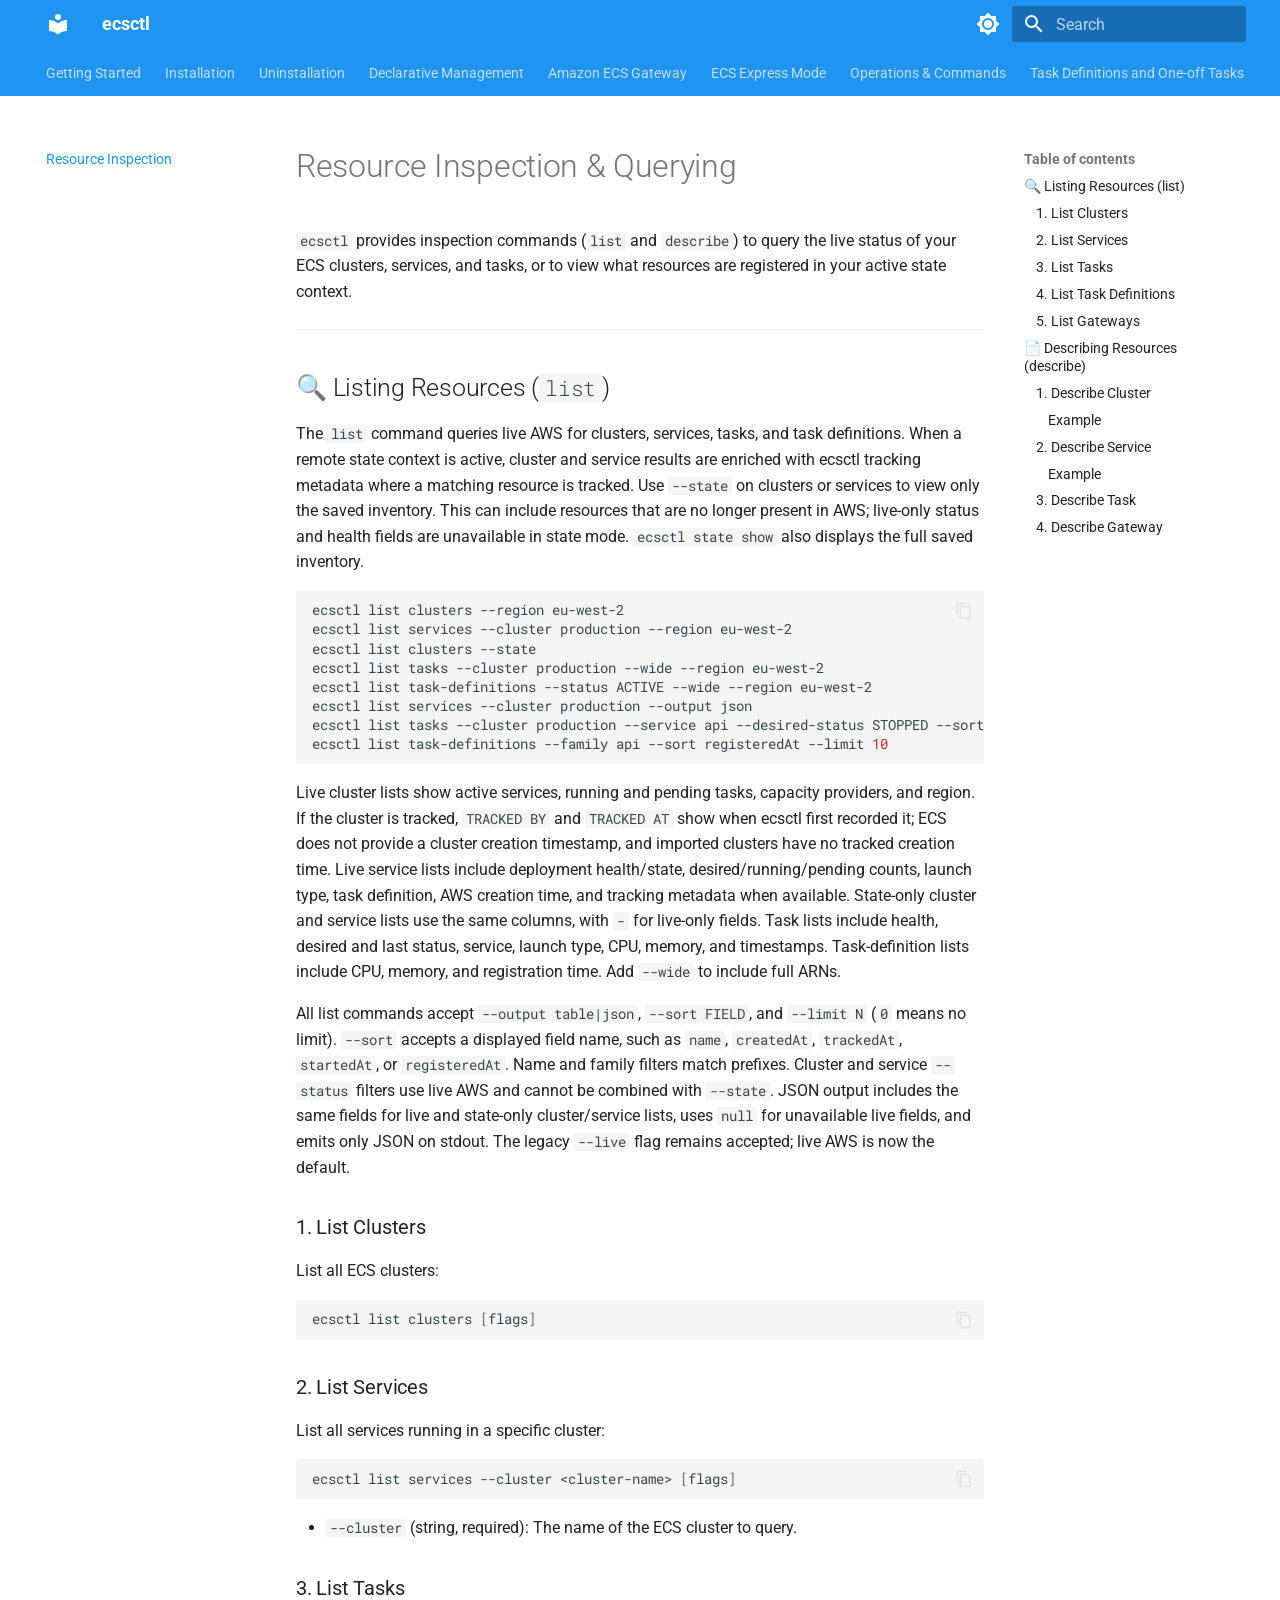
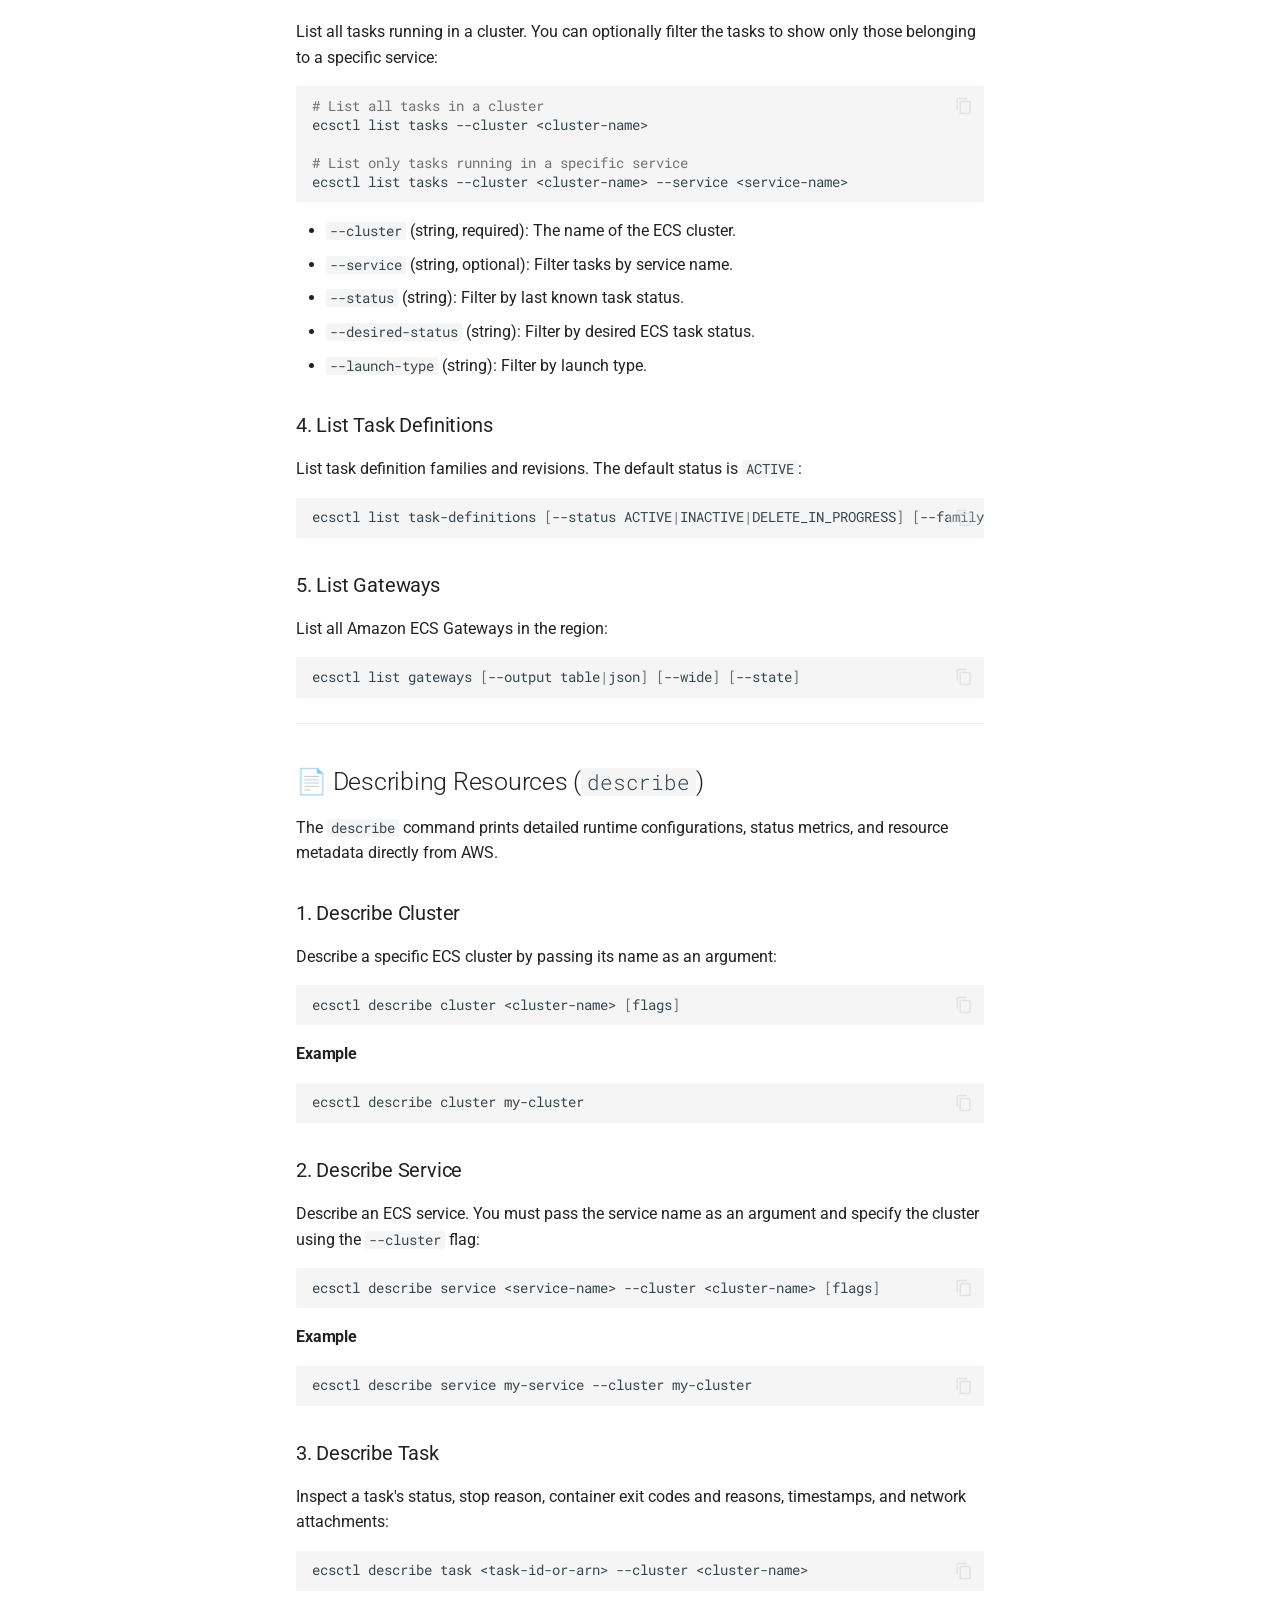
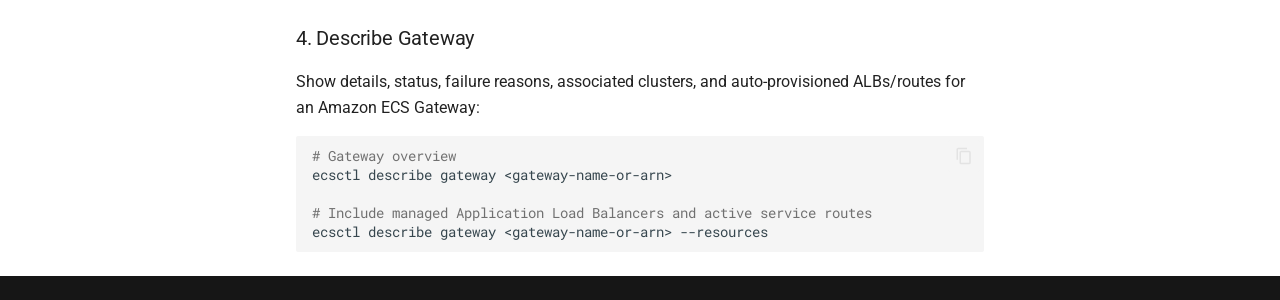
<file: inspection/index.html>
<!doctype html>
<html lang="en" class="no-js">
  <head>
    
      <meta charset="utf-8">
      <meta name="viewport" content="width=device-width,initial-scale=1">
      
        <meta name="description" content="A CLI tool for managing Amazon ECS resources, inspired by eksctl.">
      
      
        <meta name="author" content="Roslaan001">
      
      
        <link rel="canonical" href="https://roslaan001.github.io/ecsctl/inspection/">
      
      
        <link rel="prev" href="../tasks/">
      
      
        <link rel="next" href="../state/">
      
      
        
      
      
      <link rel="icon" href="../assets/images/favicon.png">
      <meta name="generator" content="mkdocs-1.6.1, mkdocs-material-9.8.1">
    
    
      
        <title>Resource Inspection - ecsctl</title>
      
    
    
      <link rel="stylesheet" href="../assets/stylesheets/main.57a0d79d.min.css">
      
        
        <link rel="stylesheet" href="../assets/stylesheets/palette.fb2fffe2.min.css">
      
      


    
    
      
    
    
      
        
        
        <link rel="preconnect" href="https://fonts.gstatic.com" crossorigin>
        <link rel="stylesheet" href="https://fonts.googleapis.com/css?family=Roboto:300,300i,400,400i,700,700i%7CRoboto+Mono:400,400i,700,700i&display=fallback">
        <style>:root{--md-text-font:"Roboto";--md-code-font:"Roboto Mono"}</style>
      
    
    
    <script>__md_scope=new URL("..",location),__md_hash=e=>[...e].reduce(((e,_)=>(e<<5)-e+_.charCodeAt(0)),0),__md_get=(e,_=localStorage,t=__md_scope)=>JSON.parse(_.getItem(t.pathname+"."+e)),__md_set=(e,_,t=localStorage,a=__md_scope)=>{try{t.setItem(a.pathname+"."+e,JSON.stringify(_))}catch(e){}}</script>
    
      

    
    
  </head>
  
  
    
    
      
    
    
    
    
    <body dir="ltr" data-md-color-scheme="default" data-md-color-primary="blue" data-md-color-accent="blue">
  
    
    <input class="md-toggle" data-md-toggle="drawer" type="checkbox" id="__drawer" autocomplete="off">
    <input class="md-toggle" data-md-toggle="search" type="checkbox" id="__search" autocomplete="off">
    <label class="md-overlay" for="__drawer"></label>
    <div data-md-component="skip">
      
        
        <a href="#resource-inspection-querying" class="md-skip">
          Skip to content
        </a>
      
    </div>
    <div data-md-component="announce">
      
    </div>
    
    
      

<header class="md-header" data-md-component="header">
  <nav class="md-header__inner md-grid" aria-label="Header">
    <a href=".." title="ecsctl" class="md-header__button md-logo" aria-label="ecsctl" data-md-component="logo">
      
  
  <svg xmlns="http://www.w3.org/2000/svg" viewBox="0 0 24 24"><path d="M12 8a3 3 0 0 0 3-3 3 3 0 0 0-3-3 3 3 0 0 0-3 3 3 3 0 0 0 3 3m0 3.54C9.64 9.35 6.5 8 3 8v11c3.5 0 6.64 1.35 9 3.54 2.36-2.19 5.5-3.54 9-3.54V8c-3.5 0-6.64 1.35-9 3.54"/></svg>

    </a>
    <label class="md-header__button md-icon" for="__drawer">
      
      <svg xmlns="http://www.w3.org/2000/svg" viewBox="0 0 24 24"><path d="M3 6h18v2H3zm0 5h18v2H3zm0 5h18v2H3z"/></svg>
    </label>
    <div class="md-header__title" data-md-component="header-title">
      <div class="md-header__ellipsis">
        <div class="md-header__topic">
          <span class="md-ellipsis">
            ecsctl
          </span>
        </div>
        <div class="md-header__topic" data-md-component="header-topic">
          <span class="md-ellipsis">
            
              Resource Inspection
            
          </span>
        </div>
      </div>
    </div>
    
      
        <form class="md-header__option" data-md-component="palette">
  
    
    
    
    <input class="md-option" data-md-color-media="(prefers-color-scheme: light)" data-md-color-scheme="default" data-md-color-primary="blue" data-md-color-accent="blue"  aria-label="Switch to dark mode"  type="radio" name="__palette" id="__palette_0">
    
      <label class="md-header__button md-icon" title="Switch to dark mode" for="__palette_1" hidden>
        <svg xmlns="http://www.w3.org/2000/svg" viewBox="0 0 24 24"><path d="M12 8a4 4 0 0 0-4 4 4 4 0 0 0 4 4 4 4 0 0 0 4-4 4 4 0 0 0-4-4m0 10a6 6 0 0 1-6-6 6 6 0 0 1 6-6 6 6 0 0 1 6 6 6 6 0 0 1-6 6m8-9.31V4h-4.69L12 .69 8.69 4H4v4.69L.69 12 4 15.31V20h4.69L12 23.31 15.31 20H20v-4.69L23.31 12z"/></svg>
      </label>
    
  
    
    
    
    <input class="md-option" data-md-color-media="(prefers-color-scheme: dark)" data-md-color-scheme="slate" data-md-color-primary="blue" data-md-color-accent="blue"  aria-label="Switch to light mode"  type="radio" name="__palette" id="__palette_1">
    
      <label class="md-header__button md-icon" title="Switch to light mode" for="__palette_0" hidden>
        <svg xmlns="http://www.w3.org/2000/svg" viewBox="0 0 24 24"><path d="M12 18c-.89 0-1.74-.2-2.5-.55C11.56 16.5 13 14.42 13 12s-1.44-4.5-3.5-5.45C10.26 6.2 11.11 6 12 6a6 6 0 0 1 6 6 6 6 0 0 1-6 6m8-9.31V4h-4.69L12 .69 8.69 4H4v4.69L.69 12 4 15.31V20h4.69L12 23.31 15.31 20H20v-4.69L23.31 12z"/></svg>
      </label>
    
  
</form>
      
    
    
      <script>var palette=__md_get("__palette");if(palette&&palette.color){if("(prefers-color-scheme)"===palette.color.media){var media=matchMedia("(prefers-color-scheme: light)"),input=document.querySelector(media.matches?"[data-md-color-media='(prefers-color-scheme: light)']":"[data-md-color-media='(prefers-color-scheme: dark)']");palette.color.media=input.getAttribute("data-md-color-media"),palette.color.scheme=input.getAttribute("data-md-color-scheme"),palette.color.primary=input.getAttribute("data-md-color-primary"),palette.color.accent=input.getAttribute("data-md-color-accent")}for(var[key,value]of Object.entries(palette.color))document.body.setAttribute("data-md-color-"+key,value)}</script>
    
    
    
      
      
        <label class="md-header__button md-icon" for="__search">
          
          <svg xmlns="http://www.w3.org/2000/svg" viewBox="0 0 24 24"><path d="M9.5 3A6.5 6.5 0 0 1 16 9.5c0 1.61-.59 3.09-1.56 4.23l.27.27h.79l5 5-1.5 1.5-5-5v-.79l-.27-.27A6.52 6.52 0 0 1 9.5 16 6.5 6.5 0 0 1 3 9.5 6.5 6.5 0 0 1 9.5 3m0 2C7 5 5 7 5 9.5S7 14 9.5 14 14 12 14 9.5 12 5 9.5 5"/></svg>
        </label>
        <div class="md-search" data-md-component="search" role="dialog">
  <label class="md-search__overlay" for="__search"></label>
  <div class="md-search__inner" role="search">
    <form class="md-search__form" name="search">
      <input type="text" class="md-search__input" name="query" aria-label="Search" placeholder="Search" autocapitalize="off" autocorrect="off" autocomplete="off" spellcheck="false" data-md-component="search-query" required>
      <label class="md-search__icon md-icon" for="__search">
        
        <svg xmlns="http://www.w3.org/2000/svg" viewBox="0 0 24 24"><path d="M9.5 3A6.5 6.5 0 0 1 16 9.5c0 1.61-.59 3.09-1.56 4.23l.27.27h.79l5 5-1.5 1.5-5-5v-.79l-.27-.27A6.52 6.52 0 0 1 9.5 16 6.5 6.5 0 0 1 3 9.5 6.5 6.5 0 0 1 9.5 3m0 2C7 5 5 7 5 9.5S7 14 9.5 14 14 12 14 9.5 12 5 9.5 5"/></svg>
        
        <svg xmlns="http://www.w3.org/2000/svg" viewBox="0 0 24 24"><path d="M20 11v2H8l5.5 5.5-1.42 1.42L4.16 12l7.92-7.92L13.5 5.5 8 11z"/></svg>
      </label>
      <nav class="md-search__options" aria-label="Search">
        
        <button type="reset" class="md-search__icon md-icon" title="Clear" aria-label="Clear" tabindex="-1">
          
          <svg xmlns="http://www.w3.org/2000/svg" viewBox="0 0 24 24"><path d="M19 6.41 17.59 5 12 10.59 6.41 5 5 6.41 10.59 12 5 17.59 6.41 19 12 13.41 17.59 19 19 17.59 13.41 12z"/></svg>
        </button>
      </nav>
      
        <div class="md-search__suggest" data-md-component="search-suggest"></div>
      
    </form>
    <div class="md-search__output">
      <div class="md-search__scrollwrap" tabindex="0" data-md-scrollfix>
        <div class="md-search-result" data-md-component="search-result">
          <div class="md-search-result__meta">
            Initializing search
          </div>
          <ol class="md-search-result__list" role="presentation"></ol>
        </div>
      </div>
    </div>
  </div>
</div>
      
    
    
  </nav>
  
</header>
    
    <div class="md-container" data-md-component="container">
      
      
        
          
            
<nav class="md-tabs" aria-label="Tabs" data-md-component="tabs">
  <div class="md-grid">
    <ul class="md-tabs__list">
      
        
  
  
  
  
    <li class="md-tabs__item">
      <a href=".." class="md-tabs__link">
        
  
  
    
  
  Getting Started

      </a>
    </li>
  

      
        
  
  
  
  
    <li class="md-tabs__item">
      <a href="../installation/" class="md-tabs__link">
        
  
  
    
  
  Installation

      </a>
    </li>
  

      
        
  
  
  
  
    <li class="md-tabs__item">
      <a href="../uninstallation/" class="md-tabs__link">
        
  
  
    
  
  Uninstallation

      </a>
    </li>
  

      
        
  
  
  
  
    <li class="md-tabs__item">
      <a href="../declarative/" class="md-tabs__link">
        
  
  
    
  
  Declarative Management

      </a>
    </li>
  

      
        
  
  
  
  
    <li class="md-tabs__item">
      <a href="../gateway/" class="md-tabs__link">
        
  
  
    
  
  Amazon ECS Gateway

      </a>
    </li>
  

      
        
  
  
  
  
    <li class="md-tabs__item">
      <a href="../express/" class="md-tabs__link">
        
  
  
    
  
  ECS Express Mode

      </a>
    </li>
  

      
        
  
  
  
  
    <li class="md-tabs__item">
      <a href="../commands/" class="md-tabs__link">
        
  
  
    
  
  Operations & Commands

      </a>
    </li>
  

      
        
  
  
  
  
    <li class="md-tabs__item">
      <a href="../tasks/" class="md-tabs__link">
        
  
  
    
  
  Task Definitions and One-off Tasks

      </a>
    </li>
  

      
        
  
  
  
    
  
  
    <li class="md-tabs__item md-tabs__item--active">
      <a href="./" class="md-tabs__link">
        
  
  
    
  
  Resource Inspection

      </a>
    </li>
  

      
        
  
  
  
  
    <li class="md-tabs__item">
      <a href="../state/" class="md-tabs__link">
        
  
  
    
  
  Remote State

      </a>
    </li>
  

      
        
  
  
  
  
    <li class="md-tabs__item">
      <a href="../reference/" class="md-tabs__link">
        
  
  
    
  
  CLI Reference

      </a>
    </li>
  

      
        
  
  
  
  
    <li class="md-tabs__item">
      <a href="../releases/" class="md-tabs__link">
        
  
  
    
  
  Release Notes and Upgrades

      </a>
    </li>
  

      
    </ul>
  </div>
</nav>
          
        
      
      <main class="md-main" data-md-component="main">
        <div class="md-main__inner md-grid">
          
            
              
              <div class="md-sidebar md-sidebar--primary" data-md-component="sidebar" data-md-type="navigation" >
                <div class="md-sidebar__scrollwrap">
                  <div class="md-sidebar__inner">
                    


  


<nav class="md-nav md-nav--primary md-nav--lifted" aria-label="Navigation" data-md-level="0">
  <label class="md-nav__title" for="__drawer">
    <a href=".." title="ecsctl" class="md-nav__button md-logo" aria-label="ecsctl" data-md-component="logo">
      
  
  <svg xmlns="http://www.w3.org/2000/svg" viewBox="0 0 24 24"><path d="M12 8a3 3 0 0 0 3-3 3 3 0 0 0-3-3 3 3 0 0 0-3 3 3 3 0 0 0 3 3m0 3.54C9.64 9.35 6.5 8 3 8v11c3.5 0 6.64 1.35 9 3.54 2.36-2.19 5.5-3.54 9-3.54V8c-3.5 0-6.64 1.35-9 3.54"/></svg>

    </a>
    ecsctl
  </label>
  
  <ul class="md-nav__list" data-md-scrollfix>
    
      
      
  
  
  
  
    <li class="md-nav__item">
      <a href=".." class="md-nav__link">
        
  
  
  <span class="md-ellipsis">
    
  
    Getting Started
  

    
  </span>
  
  

      </a>
    </li>
  

    
      
      
  
  
  
  
    <li class="md-nav__item">
      <a href="../installation/" class="md-nav__link">
        
  
  
  <span class="md-ellipsis">
    
  
    Installation
  

    
  </span>
  
  

      </a>
    </li>
  

    
      
      
  
  
  
  
    <li class="md-nav__item">
      <a href="../uninstallation/" class="md-nav__link">
        
  
  
  <span class="md-ellipsis">
    
  
    Uninstallation
  

    
  </span>
  
  

      </a>
    </li>
  

    
      
      
  
  
  
  
    <li class="md-nav__item">
      <a href="../declarative/" class="md-nav__link">
        
  
  
  <span class="md-ellipsis">
    
  
    Declarative Management
  

    
  </span>
  
  

      </a>
    </li>
  

    
      
      
  
  
  
  
    <li class="md-nav__item">
      <a href="../gateway/" class="md-nav__link">
        
  
  
  <span class="md-ellipsis">
    
  
    Amazon ECS Gateway
  

    
  </span>
  
  

      </a>
    </li>
  

    
      
      
  
  
  
  
    <li class="md-nav__item">
      <a href="../express/" class="md-nav__link">
        
  
  
  <span class="md-ellipsis">
    
  
    ECS Express Mode
  

    
  </span>
  
  

      </a>
    </li>
  

    
      
      
  
  
  
  
    <li class="md-nav__item">
      <a href="../commands/" class="md-nav__link">
        
  
  
  <span class="md-ellipsis">
    
  
    Operations & Commands
  

    
  </span>
  
  

      </a>
    </li>
  

    
      
      
  
  
  
  
    <li class="md-nav__item">
      <a href="../tasks/" class="md-nav__link">
        
  
  
  <span class="md-ellipsis">
    
  
    Task Definitions and One-off Tasks
  

    
  </span>
  
  

      </a>
    </li>
  

    
      
      
  
  
    
  
  
  
    <li class="md-nav__item md-nav__item--active">
      
      <input class="md-nav__toggle md-toggle" type="checkbox" id="__toc">
      
      
        
      
      
        <label class="md-nav__link md-nav__link--active" for="__toc">
          
  
  
  <span class="md-ellipsis">
    
  
    Resource Inspection
  

    
  </span>
  
  

          <span class="md-nav__icon md-icon"></span>
        </label>
      
      <a href="./" class="md-nav__link md-nav__link--active">
        
  
  
  <span class="md-ellipsis">
    
  
    Resource Inspection
  

    
  </span>
  
  

      </a>
      
        

<nav class="md-nav md-nav--secondary" aria-label="Table of contents">
  
  
  
    
  
  
    <label class="md-nav__title" for="__toc">
      <span class="md-nav__icon md-icon"></span>
      Table of contents
    </label>
    <ul class="md-nav__list" data-md-component="toc" data-md-scrollfix>
      
        <li class="md-nav__item">
  <a href="#listing-resources-list" class="md-nav__link">
    <span class="md-ellipsis">
      
        🔍 Listing Resources (list)
      
    </span>
  </a>
  
    <nav class="md-nav" aria-label="🔍 Listing Resources (list)">
      <ul class="md-nav__list">
        
          <li class="md-nav__item">
  <a href="#1-list-clusters" class="md-nav__link">
    <span class="md-ellipsis">
      
        1. List Clusters
      
    </span>
  </a>
  
</li>
        
          <li class="md-nav__item">
  <a href="#2-list-services" class="md-nav__link">
    <span class="md-ellipsis">
      
        2. List Services
      
    </span>
  </a>
  
</li>
        
          <li class="md-nav__item">
  <a href="#3-list-tasks" class="md-nav__link">
    <span class="md-ellipsis">
      
        3. List Tasks
      
    </span>
  </a>
  
</li>
        
          <li class="md-nav__item">
  <a href="#4-list-task-definitions" class="md-nav__link">
    <span class="md-ellipsis">
      
        4. List Task Definitions
      
    </span>
  </a>
  
</li>
        
          <li class="md-nav__item">
  <a href="#5-list-gateways" class="md-nav__link">
    <span class="md-ellipsis">
      
        5. List Gateways
      
    </span>
  </a>
  
</li>
        
      </ul>
    </nav>
  
</li>
      
        <li class="md-nav__item">
  <a href="#describing-resources-describe" class="md-nav__link">
    <span class="md-ellipsis">
      
        📄 Describing Resources (describe)
      
    </span>
  </a>
  
    <nav class="md-nav" aria-label="📄 Describing Resources (describe)">
      <ul class="md-nav__list">
        
          <li class="md-nav__item">
  <a href="#1-describe-cluster" class="md-nav__link">
    <span class="md-ellipsis">
      
        1. Describe Cluster
      
    </span>
  </a>
  
    <nav class="md-nav" aria-label="1. Describe Cluster">
      <ul class="md-nav__list">
        
          <li class="md-nav__item">
  <a href="#example" class="md-nav__link">
    <span class="md-ellipsis">
      
        Example
      
    </span>
  </a>
  
</li>
        
      </ul>
    </nav>
  
</li>
        
          <li class="md-nav__item">
  <a href="#2-describe-service" class="md-nav__link">
    <span class="md-ellipsis">
      
        2. Describe Service
      
    </span>
  </a>
  
    <nav class="md-nav" aria-label="2. Describe Service">
      <ul class="md-nav__list">
        
          <li class="md-nav__item">
  <a href="#example_1" class="md-nav__link">
    <span class="md-ellipsis">
      
        Example
      
    </span>
  </a>
  
</li>
        
      </ul>
    </nav>
  
</li>
        
          <li class="md-nav__item">
  <a href="#3-describe-task" class="md-nav__link">
    <span class="md-ellipsis">
      
        3. Describe Task
      
    </span>
  </a>
  
</li>
        
          <li class="md-nav__item">
  <a href="#4-describe-gateway" class="md-nav__link">
    <span class="md-ellipsis">
      
        4. Describe Gateway
      
    </span>
  </a>
  
</li>
        
      </ul>
    </nav>
  
</li>
      
    </ul>
  
</nav>
      
    </li>
  

    
      
      
  
  
  
  
    <li class="md-nav__item">
      <a href="../state/" class="md-nav__link">
        
  
  
  <span class="md-ellipsis">
    
  
    Remote State
  

    
  </span>
  
  

      </a>
    </li>
  

    
      
      
  
  
  
  
    <li class="md-nav__item">
      <a href="../reference/" class="md-nav__link">
        
  
  
  <span class="md-ellipsis">
    
  
    CLI Reference
  

    
  </span>
  
  

      </a>
    </li>
  

    
      
      
  
  
  
  
    <li class="md-nav__item">
      <a href="../releases/" class="md-nav__link">
        
  
  
  <span class="md-ellipsis">
    
  
    Release Notes and Upgrades
  

    
  </span>
  
  

      </a>
    </li>
  

    
  </ul>
</nav>
                  </div>
                </div>
              </div>
            
            
              
              <div class="md-sidebar md-sidebar--secondary" data-md-component="sidebar" data-md-type="toc" >
                <div class="md-sidebar__scrollwrap">
                  <div class="md-sidebar__inner">
                    

<nav class="md-nav md-nav--secondary" aria-label="Table of contents">
  
  
  
    
  
  
    <label class="md-nav__title" for="__toc">
      <span class="md-nav__icon md-icon"></span>
      Table of contents
    </label>
    <ul class="md-nav__list" data-md-component="toc" data-md-scrollfix>
      
        <li class="md-nav__item">
  <a href="#listing-resources-list" class="md-nav__link">
    <span class="md-ellipsis">
      
        🔍 Listing Resources (list)
      
    </span>
  </a>
  
    <nav class="md-nav" aria-label="🔍 Listing Resources (list)">
      <ul class="md-nav__list">
        
          <li class="md-nav__item">
  <a href="#1-list-clusters" class="md-nav__link">
    <span class="md-ellipsis">
      
        1. List Clusters
      
    </span>
  </a>
  
</li>
        
          <li class="md-nav__item">
  <a href="#2-list-services" class="md-nav__link">
    <span class="md-ellipsis">
      
        2. List Services
      
    </span>
  </a>
  
</li>
        
          <li class="md-nav__item">
  <a href="#3-list-tasks" class="md-nav__link">
    <span class="md-ellipsis">
      
        3. List Tasks
      
    </span>
  </a>
  
</li>
        
          <li class="md-nav__item">
  <a href="#4-list-task-definitions" class="md-nav__link">
    <span class="md-ellipsis">
      
        4. List Task Definitions
      
    </span>
  </a>
  
</li>
        
          <li class="md-nav__item">
  <a href="#5-list-gateways" class="md-nav__link">
    <span class="md-ellipsis">
      
        5. List Gateways
      
    </span>
  </a>
  
</li>
        
      </ul>
    </nav>
  
</li>
      
        <li class="md-nav__item">
  <a href="#describing-resources-describe" class="md-nav__link">
    <span class="md-ellipsis">
      
        📄 Describing Resources (describe)
      
    </span>
  </a>
  
    <nav class="md-nav" aria-label="📄 Describing Resources (describe)">
      <ul class="md-nav__list">
        
          <li class="md-nav__item">
  <a href="#1-describe-cluster" class="md-nav__link">
    <span class="md-ellipsis">
      
        1. Describe Cluster
      
    </span>
  </a>
  
    <nav class="md-nav" aria-label="1. Describe Cluster">
      <ul class="md-nav__list">
        
          <li class="md-nav__item">
  <a href="#example" class="md-nav__link">
    <span class="md-ellipsis">
      
        Example
      
    </span>
  </a>
  
</li>
        
      </ul>
    </nav>
  
</li>
        
          <li class="md-nav__item">
  <a href="#2-describe-service" class="md-nav__link">
    <span class="md-ellipsis">
      
        2. Describe Service
      
    </span>
  </a>
  
    <nav class="md-nav" aria-label="2. Describe Service">
      <ul class="md-nav__list">
        
          <li class="md-nav__item">
  <a href="#example_1" class="md-nav__link">
    <span class="md-ellipsis">
      
        Example
      
    </span>
  </a>
  
</li>
        
      </ul>
    </nav>
  
</li>
        
          <li class="md-nav__item">
  <a href="#3-describe-task" class="md-nav__link">
    <span class="md-ellipsis">
      
        3. Describe Task
      
    </span>
  </a>
  
</li>
        
          <li class="md-nav__item">
  <a href="#4-describe-gateway" class="md-nav__link">
    <span class="md-ellipsis">
      
        4. Describe Gateway
      
    </span>
  </a>
  
</li>
        
      </ul>
    </nav>
  
</li>
      
    </ul>
  
</nav>
                  </div>
                </div>
              </div>
            
          
          
            <div class="md-content" data-md-component="content">
              
              <article class="md-content__inner md-typeset">
                
                  



<h1 id="resource-inspection-querying">Resource Inspection &amp; Querying</h1>
<p><code>ecsctl</code> provides inspection commands (<code>list</code> and <code>describe</code>) to query the live status of your ECS clusters, services, and tasks, or to view what resources are registered in your active state context.</p>
<hr />
<h2 id="listing-resources-list">🔍 Listing Resources (<code>list</code>)</h2>
<p>The <code>list</code> command queries live AWS for clusters, services, tasks, and task definitions. When a remote state context is active, cluster and service results are enriched with ecsctl tracking metadata where a matching resource is tracked. Use <code>--state</code> on clusters or services to view only the saved inventory. This can include resources that are no longer present in AWS; live-only status and health fields are unavailable in state mode. <code>ecsctl state show</code> also displays the full saved inventory.</p>
<div class="language-bash highlight"><pre><span></span><code><span id="__span-0-1"><a id="__codelineno-0-1" name="__codelineno-0-1" href="#__codelineno-0-1"></a>ecsctl<span class="w"> </span>list<span class="w"> </span>clusters<span class="w"> </span>--region<span class="w"> </span>eu-west-2
</span><span id="__span-0-2"><a id="__codelineno-0-2" name="__codelineno-0-2" href="#__codelineno-0-2"></a>ecsctl<span class="w"> </span>list<span class="w"> </span>services<span class="w"> </span>--cluster<span class="w"> </span>production<span class="w"> </span>--region<span class="w"> </span>eu-west-2
</span><span id="__span-0-3"><a id="__codelineno-0-3" name="__codelineno-0-3" href="#__codelineno-0-3"></a>ecsctl<span class="w"> </span>list<span class="w"> </span>clusters<span class="w"> </span>--state
</span><span id="__span-0-4"><a id="__codelineno-0-4" name="__codelineno-0-4" href="#__codelineno-0-4"></a>ecsctl<span class="w"> </span>list<span class="w"> </span>tasks<span class="w"> </span>--cluster<span class="w"> </span>production<span class="w"> </span>--wide<span class="w"> </span>--region<span class="w"> </span>eu-west-2
</span><span id="__span-0-5"><a id="__codelineno-0-5" name="__codelineno-0-5" href="#__codelineno-0-5"></a>ecsctl<span class="w"> </span>list<span class="w"> </span>task-definitions<span class="w"> </span>--status<span class="w"> </span>ACTIVE<span class="w"> </span>--wide<span class="w"> </span>--region<span class="w"> </span>eu-west-2
</span><span id="__span-0-6"><a id="__codelineno-0-6" name="__codelineno-0-6" href="#__codelineno-0-6"></a>ecsctl<span class="w"> </span>list<span class="w"> </span>services<span class="w"> </span>--cluster<span class="w"> </span>production<span class="w"> </span>--output<span class="w"> </span>json
</span><span id="__span-0-7"><a id="__codelineno-0-7" name="__codelineno-0-7" href="#__codelineno-0-7"></a>ecsctl<span class="w"> </span>list<span class="w"> </span>tasks<span class="w"> </span>--cluster<span class="w"> </span>production<span class="w"> </span>--service<span class="w"> </span>api<span class="w"> </span>--desired-status<span class="w"> </span>STOPPED<span class="w"> </span>--sort<span class="w"> </span>startedAt<span class="w"> </span>--limit<span class="w"> </span><span class="m">20</span>
</span><span id="__span-0-8"><a id="__codelineno-0-8" name="__codelineno-0-8" href="#__codelineno-0-8"></a>ecsctl<span class="w"> </span>list<span class="w"> </span>task-definitions<span class="w"> </span>--family<span class="w"> </span>api<span class="w"> </span>--sort<span class="w"> </span>registeredAt<span class="w"> </span>--limit<span class="w"> </span><span class="m">10</span>
</span></code></pre></div>
<p>Live cluster lists show active services, running and pending tasks, capacity providers, and region. If the cluster is tracked, <code>TRACKED BY</code> and <code>TRACKED AT</code> show when ecsctl first recorded it; ECS does not provide a cluster creation timestamp, and imported clusters have no tracked creation time. Live service lists include deployment health/state, desired/running/pending counts, launch type, task definition, AWS creation time, and tracking metadata when available. State-only cluster and service lists use the same columns, with <code>-</code> for live-only fields. Task lists include health, desired and last status, service, launch type, CPU, memory, and timestamps. Task-definition lists include CPU, memory, and registration time. Add <code>--wide</code> to include full ARNs.</p>
<p>All list commands accept <code>--output table|json</code>, <code>--sort FIELD</code>, and <code>--limit N</code> (<code>0</code> means no limit). <code>--sort</code> accepts a displayed field name, such as <code>name</code>, <code>createdAt</code>, <code>trackedAt</code>, <code>startedAt</code>, or <code>registeredAt</code>. Name and family filters match prefixes. Cluster and service <code>--status</code> filters use live AWS and cannot be combined with <code>--state</code>. JSON output includes the same fields for live and state-only cluster/service lists, uses <code>null</code> for unavailable live fields, and emits only JSON on stdout. The legacy <code>--live</code> flag remains accepted; live AWS is now the default.</p>
<h3 id="1-list-clusters">1. List Clusters</h3>
<p>List all ECS clusters:</p>
<div class="language-bash highlight"><pre><span></span><code><span id="__span-1-1"><a id="__codelineno-1-1" name="__codelineno-1-1" href="#__codelineno-1-1"></a>ecsctl<span class="w"> </span>list<span class="w"> </span>clusters<span class="w"> </span><span class="o">[</span>flags<span class="o">]</span>
</span></code></pre></div>
<h3 id="2-list-services">2. List Services</h3>
<p>List all services running in a specific cluster:</p>
<div class="language-bash highlight"><pre><span></span><code><span id="__span-2-1"><a id="__codelineno-2-1" name="__codelineno-2-1" href="#__codelineno-2-1"></a>ecsctl<span class="w"> </span>list<span class="w"> </span>services<span class="w"> </span>--cluster<span class="w"> </span>&lt;cluster-name&gt;<span class="w"> </span><span class="o">[</span>flags<span class="o">]</span>
</span></code></pre></div>
<ul>
<li><code>--cluster</code> (string, required): The name of the ECS cluster to query.</li>
</ul>
<h3 id="3-list-tasks">3. List Tasks</h3>
<p>List all tasks running in a cluster. You can optionally filter the tasks to show only those belonging to a specific service:</p>
<div class="language-bash highlight"><pre><span></span><code><span id="__span-3-1"><a id="__codelineno-3-1" name="__codelineno-3-1" href="#__codelineno-3-1"></a><span class="c1"># List all tasks in a cluster</span>
</span><span id="__span-3-2"><a id="__codelineno-3-2" name="__codelineno-3-2" href="#__codelineno-3-2"></a>ecsctl<span class="w"> </span>list<span class="w"> </span>tasks<span class="w"> </span>--cluster<span class="w"> </span>&lt;cluster-name&gt;
</span><span id="__span-3-3"><a id="__codelineno-3-3" name="__codelineno-3-3" href="#__codelineno-3-3"></a>
</span><span id="__span-3-4"><a id="__codelineno-3-4" name="__codelineno-3-4" href="#__codelineno-3-4"></a><span class="c1"># List only tasks running in a specific service</span>
</span><span id="__span-3-5"><a id="__codelineno-3-5" name="__codelineno-3-5" href="#__codelineno-3-5"></a>ecsctl<span class="w"> </span>list<span class="w"> </span>tasks<span class="w"> </span>--cluster<span class="w"> </span>&lt;cluster-name&gt;<span class="w"> </span>--service<span class="w"> </span>&lt;service-name&gt;
</span></code></pre></div>
<ul>
<li><code>--cluster</code> (string, required): The name of the ECS cluster.</li>
<li><code>--service</code> (string, optional): Filter tasks by service name.</li>
<li><code>--status</code> (string): Filter by last known task status.</li>
<li><code>--desired-status</code> (string): Filter by desired ECS task status.</li>
<li><code>--launch-type</code> (string): Filter by launch type.</li>
</ul>
<h3 id="4-list-task-definitions">4. List Task Definitions</h3>
<p>List task definition families and revisions. The default status is <code>ACTIVE</code>:</p>
<div class="language-bash highlight"><pre><span></span><code><span id="__span-4-1"><a id="__codelineno-4-1" name="__codelineno-4-1" href="#__codelineno-4-1"></a>ecsctl<span class="w"> </span>list<span class="w"> </span>task-definitions<span class="w"> </span><span class="o">[</span>--status<span class="w"> </span>ACTIVE<span class="p">|</span>INACTIVE<span class="p">|</span>DELETE_IN_PROGRESS<span class="o">]</span><span class="w"> </span><span class="o">[</span>--family<span class="w"> </span>PREFIX<span class="o">]</span><span class="w"> </span><span class="o">[</span>--wide<span class="o">]</span>
</span></code></pre></div>
<h3 id="5-list-gateways">5. List Gateways</h3>
<p>List all Amazon ECS Gateways in the region:</p>
<div class="language-bash highlight"><pre><span></span><code><span id="__span-5-1"><a id="__codelineno-5-1" name="__codelineno-5-1" href="#__codelineno-5-1"></a>ecsctl<span class="w"> </span>list<span class="w"> </span>gateways<span class="w"> </span><span class="o">[</span>--output<span class="w"> </span>table<span class="p">|</span>json<span class="o">]</span><span class="w"> </span><span class="o">[</span>--wide<span class="o">]</span><span class="w"> </span><span class="o">[</span>--state<span class="o">]</span>
</span></code></pre></div>
<hr />
<h2 id="describing-resources-describe">📄 Describing Resources (<code>describe</code>)</h2>
<p>The <code>describe</code> command prints detailed runtime configurations, status metrics, and resource metadata directly from AWS.</p>
<h3 id="1-describe-cluster">1. Describe Cluster</h3>
<p>Describe a specific ECS cluster by passing its name as an argument:</p>
<div class="language-bash highlight"><pre><span></span><code><span id="__span-6-1"><a id="__codelineno-6-1" name="__codelineno-6-1" href="#__codelineno-6-1"></a>ecsctl<span class="w"> </span>describe<span class="w"> </span>cluster<span class="w"> </span>&lt;cluster-name&gt;<span class="w"> </span><span class="o">[</span>flags<span class="o">]</span>
</span></code></pre></div>
<h4 id="example">Example</h4>
<div class="language-bash highlight"><pre><span></span><code><span id="__span-7-1"><a id="__codelineno-7-1" name="__codelineno-7-1" href="#__codelineno-7-1"></a>ecsctl<span class="w"> </span>describe<span class="w"> </span>cluster<span class="w"> </span>my-cluster
</span></code></pre></div>
<h3 id="2-describe-service">2. Describe Service</h3>
<p>Describe an ECS service. You must pass the service name as an argument and specify the cluster using the <code>--cluster</code> flag:</p>
<div class="language-bash highlight"><pre><span></span><code><span id="__span-8-1"><a id="__codelineno-8-1" name="__codelineno-8-1" href="#__codelineno-8-1"></a>ecsctl<span class="w"> </span>describe<span class="w"> </span>service<span class="w"> </span>&lt;service-name&gt;<span class="w"> </span>--cluster<span class="w"> </span>&lt;cluster-name&gt;<span class="w"> </span><span class="o">[</span>flags<span class="o">]</span>
</span></code></pre></div>
<h4 id="example_1">Example</h4>
<div class="language-bash highlight"><pre><span></span><code><span id="__span-9-1"><a id="__codelineno-9-1" name="__codelineno-9-1" href="#__codelineno-9-1"></a>ecsctl<span class="w"> </span>describe<span class="w"> </span>service<span class="w"> </span>my-service<span class="w"> </span>--cluster<span class="w"> </span>my-cluster
</span></code></pre></div>
<h3 id="3-describe-task">3. Describe Task</h3>
<p>Inspect a task's status, stop reason, container exit codes and reasons, timestamps, and network attachments:</p>
<div class="language-bash highlight"><pre><span></span><code><span id="__span-10-1"><a id="__codelineno-10-1" name="__codelineno-10-1" href="#__codelineno-10-1"></a>ecsctl<span class="w"> </span>describe<span class="w"> </span>task<span class="w"> </span>&lt;task-id-or-arn&gt;<span class="w"> </span>--cluster<span class="w"> </span>&lt;cluster-name&gt;
</span></code></pre></div>
<h3 id="4-describe-gateway">4. Describe Gateway</h3>
<p>Show details, status, failure reasons, associated clusters, and auto-provisioned ALBs/routes for an Amazon ECS Gateway:</p>
<div class="language-bash highlight"><pre><span></span><code><span id="__span-11-1"><a id="__codelineno-11-1" name="__codelineno-11-1" href="#__codelineno-11-1"></a><span class="c1"># Gateway overview</span>
</span><span id="__span-11-2"><a id="__codelineno-11-2" name="__codelineno-11-2" href="#__codelineno-11-2"></a>ecsctl<span class="w"> </span>describe<span class="w"> </span>gateway<span class="w"> </span>&lt;gateway-name-or-arn&gt;
</span><span id="__span-11-3"><a id="__codelineno-11-3" name="__codelineno-11-3" href="#__codelineno-11-3"></a>
</span><span id="__span-11-4"><a id="__codelineno-11-4" name="__codelineno-11-4" href="#__codelineno-11-4"></a><span class="c1"># Include managed Application Load Balancers and active service routes</span>
</span><span id="__span-11-5"><a id="__codelineno-11-5" name="__codelineno-11-5" href="#__codelineno-11-5"></a>ecsctl<span class="w"> </span>describe<span class="w"> </span>gateway<span class="w"> </span>&lt;gateway-name-or-arn&gt;<span class="w"> </span>--resources
</span></code></pre></div>












                
              </article>
            </div>
          
          
<script>var target=document.getElementById(location.hash.slice(1));target&&target.name&&(target.checked=target.name.startsWith("__tabbed_"))</script>
        </div>
        
          <button type="button" class="md-top md-icon" data-md-component="top" hidden>
  
  <svg xmlns="http://www.w3.org/2000/svg" viewBox="0 0 24 24"><path d="M13 20h-2V8l-5.5 5.5-1.42-1.42L12 4.16l7.92 7.92-1.42 1.42L13 8z"/></svg>
  Back to top
</button>
        
      </main>
      
        <footer class="md-footer">
  
  <div class="md-footer-meta md-typeset">
    <div class="md-footer-meta__inner md-grid">
      <div class="md-copyright">
  
  
</div>
      
    </div>
  </div>
</footer>
      
    </div>
    <div class="md-dialog" data-md-component="dialog">
      <div class="md-dialog__inner md-typeset"></div>
    </div>
    
    
    
      
      
      <script id="__config" type="application/json">{"annotate": null, "base": "..", "features": ["navigation.tabs", "navigation.sections", "navigation.top", "search.suggest", "search.highlight", "content.code.copy", "content.code.annotate"], "search": "../assets/javascripts/workers/search.a7633da7.min.js", "tags": null, "translations": {"clipboard.copied": "Copied to clipboard", "clipboard.copy": "Copy to clipboard", "search.result.more.one": "1 more on this page", "search.result.more.other": "# more on this page", "search.result.none": "No matching documents", "search.result.one": "1 matching document", "search.result.other": "# matching documents", "search.result.placeholder": "Type to start searching", "search.result.term.missing": "Missing", "select.version": "Select version"}, "version": null}</script>
    
    
      <script src="../assets/javascripts/bundle.a5f9d56c.min.js"></script>
      
    
  </body>
</html>
</file>
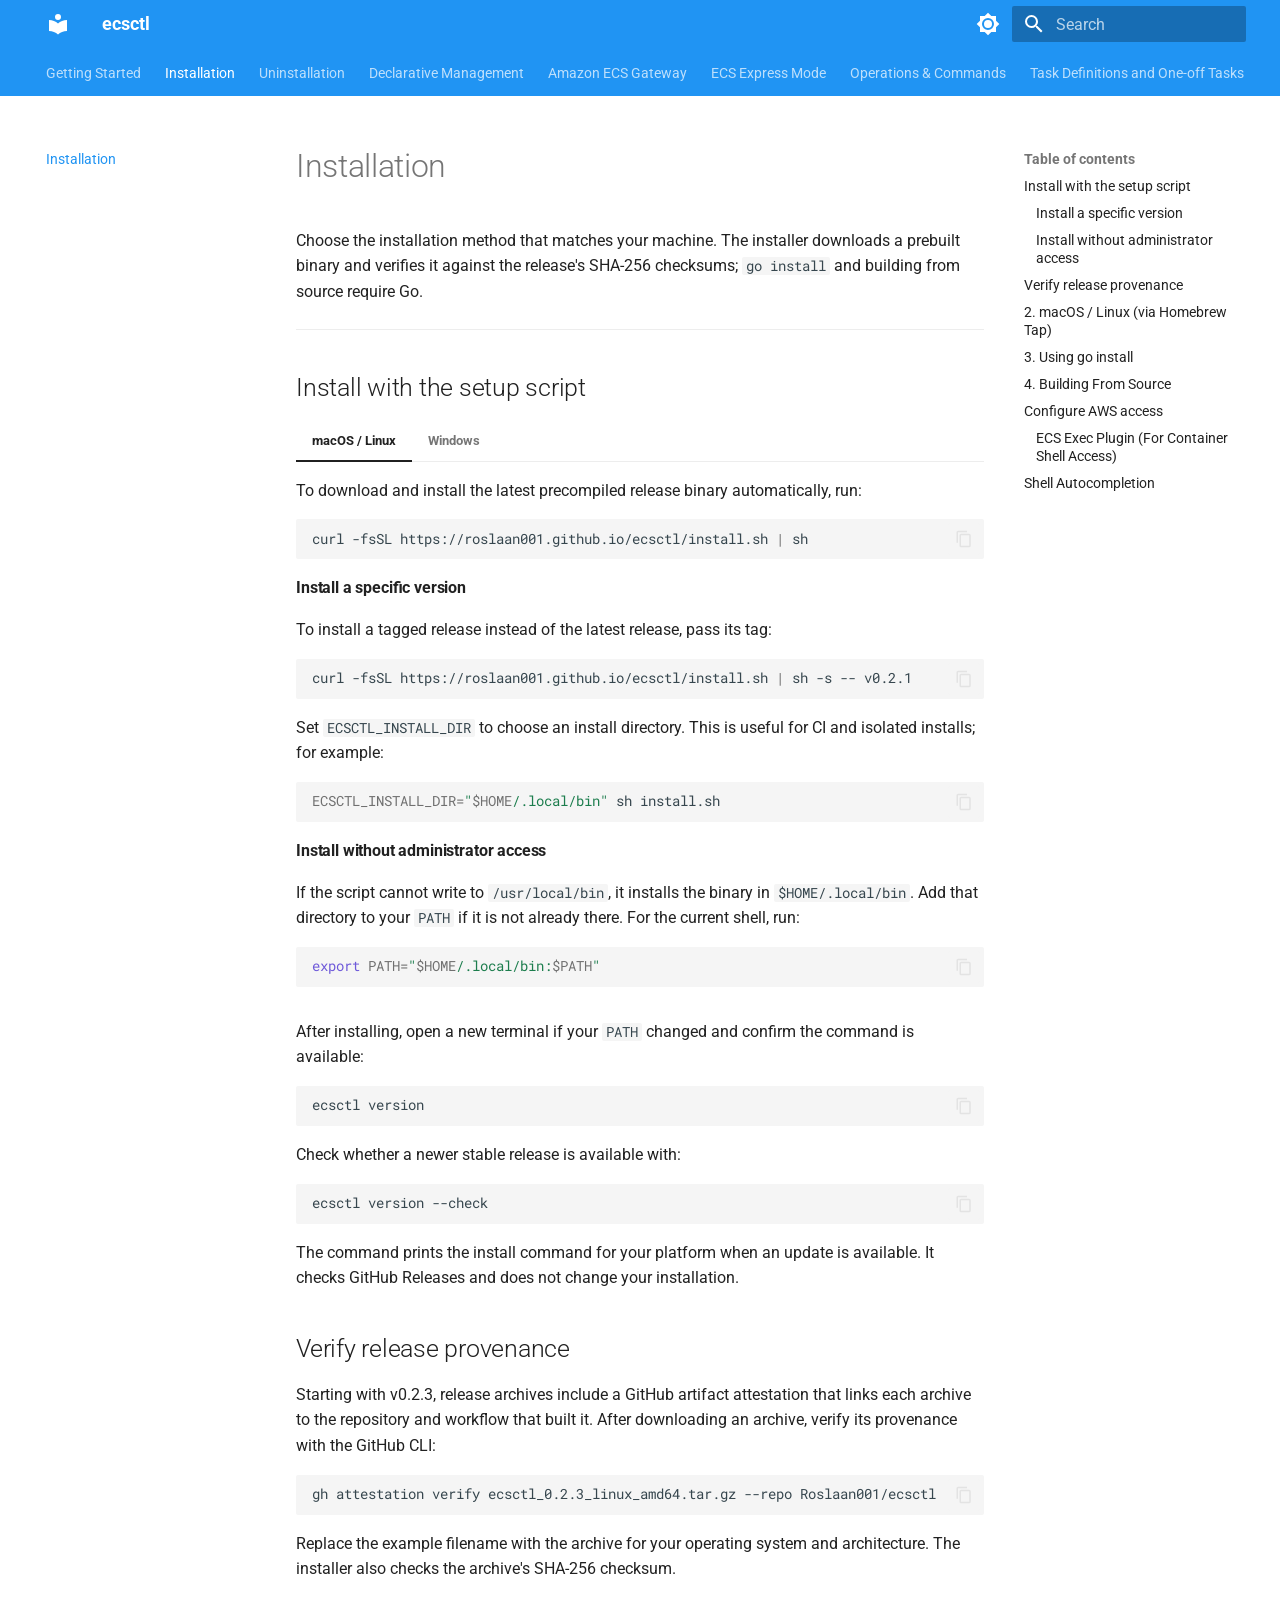
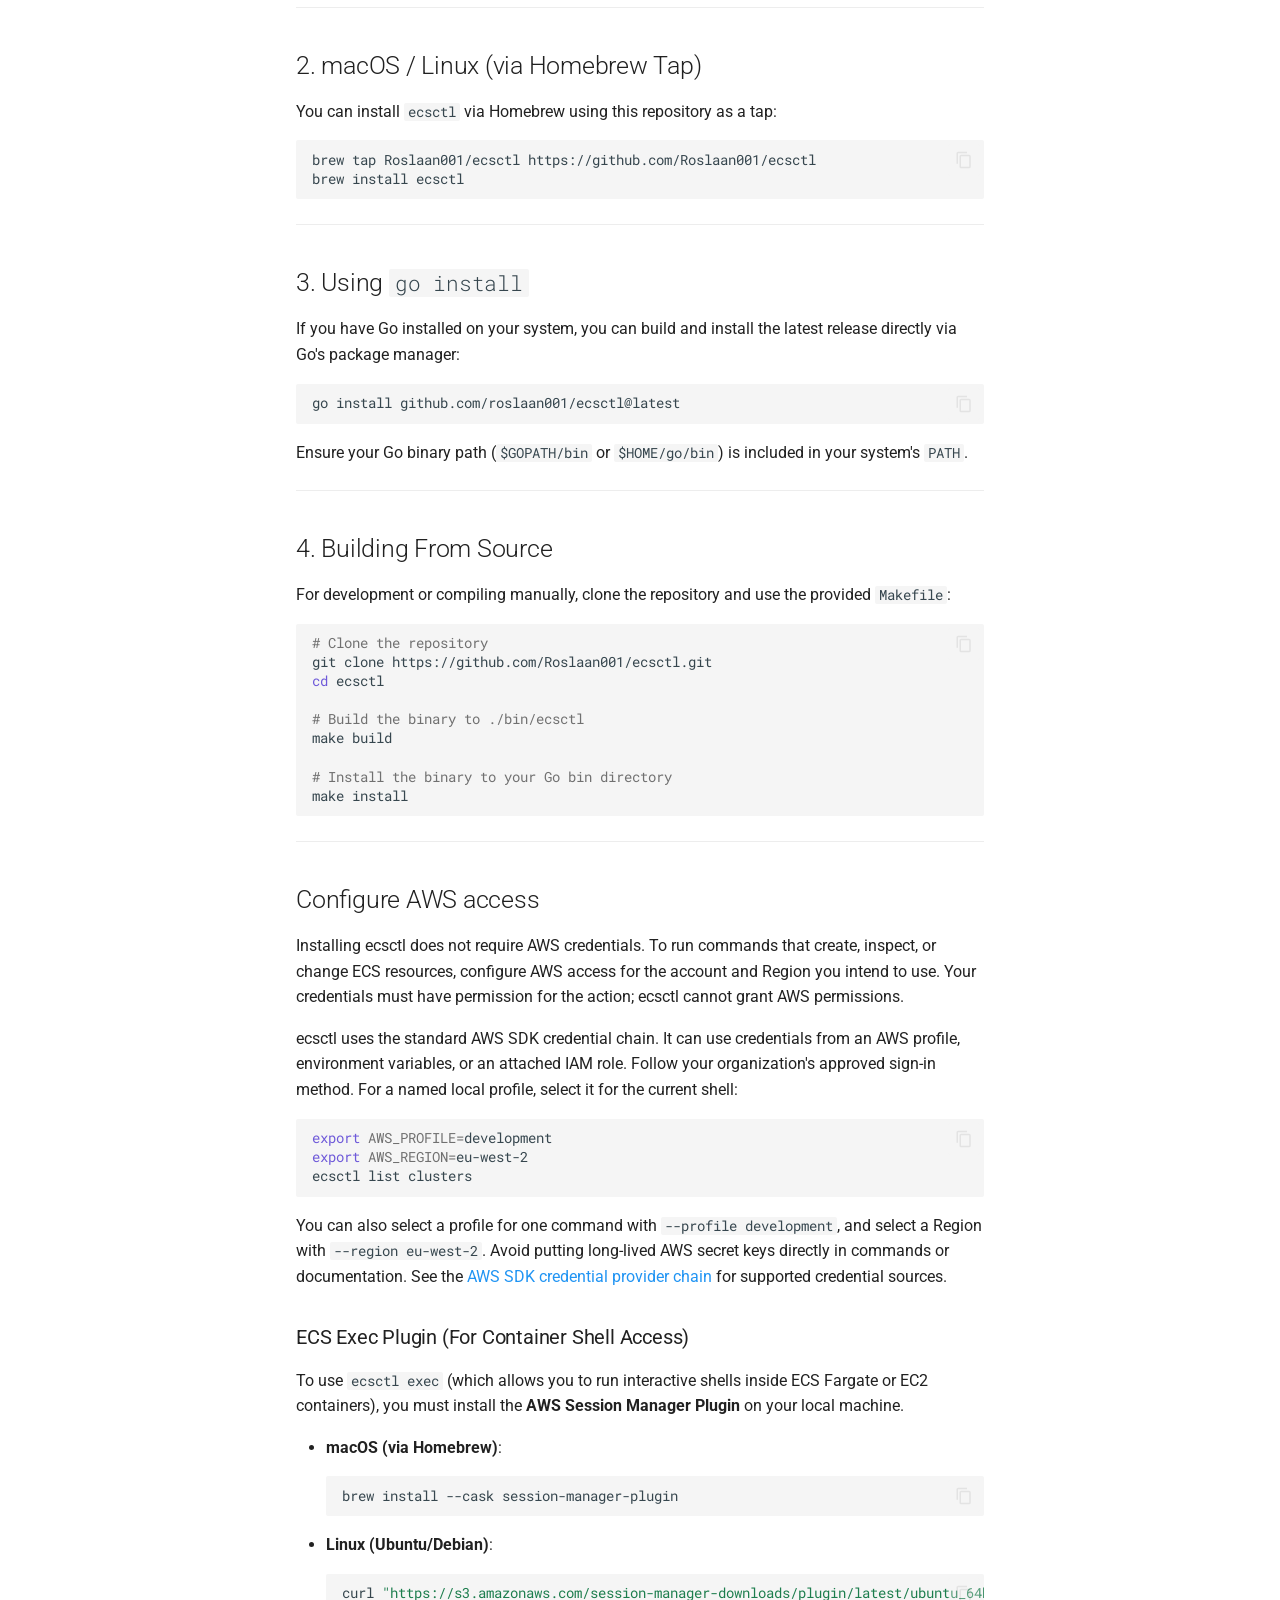
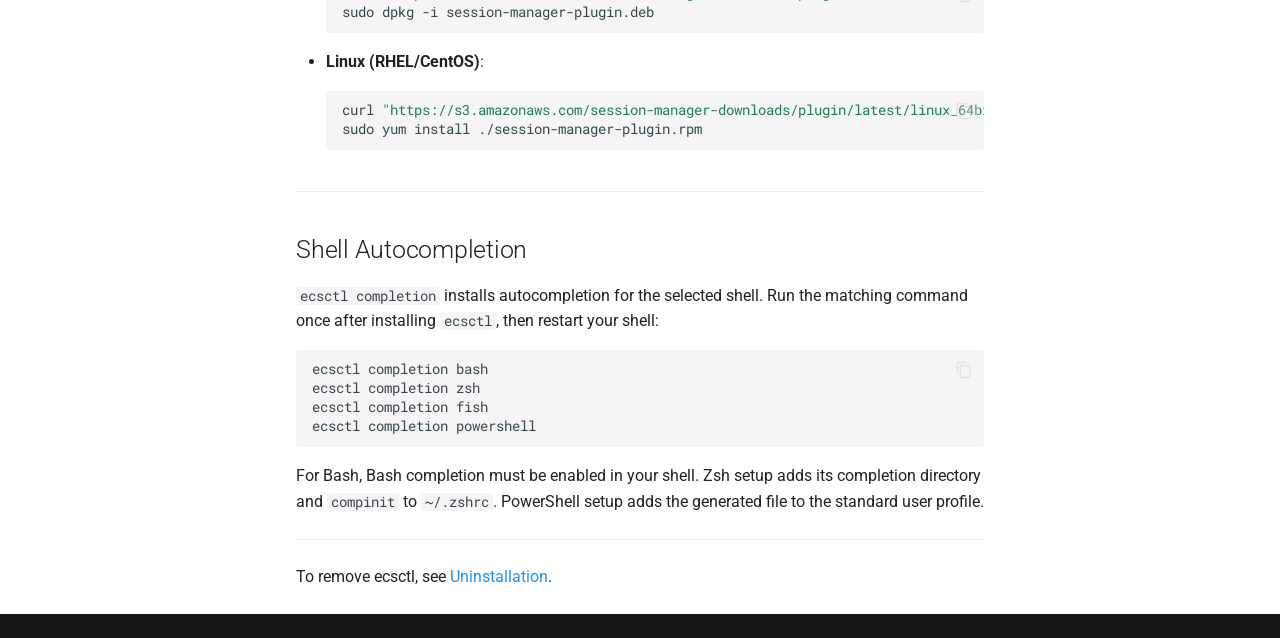
<file: installation/index.html>
<!doctype html>
<html lang="en" class="no-js">
  <head>
    
      <meta charset="utf-8">
      <meta name="viewport" content="width=device-width,initial-scale=1">
      
        <meta name="description" content="A CLI tool for managing Amazon ECS resources, inspired by eksctl.">
      
      
        <meta name="author" content="Roslaan001">
      
      
        <link rel="canonical" href="https://roslaan001.github.io/ecsctl/installation/">
      
      
        <link rel="prev" href="..">
      
      
        <link rel="next" href="../uninstallation/">
      
      
        
      
      
      <link rel="icon" href="../assets/images/favicon.png">
      <meta name="generator" content="mkdocs-1.6.1, mkdocs-material-9.8.1">
    
    
      
        <title>Installation - ecsctl</title>
      
    
    
      <link rel="stylesheet" href="../assets/stylesheets/main.57a0d79d.min.css">
      
        
        <link rel="stylesheet" href="../assets/stylesheets/palette.fb2fffe2.min.css">
      
      


    
    
      
    
    
      
        
        
        <link rel="preconnect" href="https://fonts.gstatic.com" crossorigin>
        <link rel="stylesheet" href="https://fonts.googleapis.com/css?family=Roboto:300,300i,400,400i,700,700i%7CRoboto+Mono:400,400i,700,700i&display=fallback">
        <style>:root{--md-text-font:"Roboto";--md-code-font:"Roboto Mono"}</style>
      
    
    
    <script>__md_scope=new URL("..",location),__md_hash=e=>[...e].reduce(((e,_)=>(e<<5)-e+_.charCodeAt(0)),0),__md_get=(e,_=localStorage,t=__md_scope)=>JSON.parse(_.getItem(t.pathname+"."+e)),__md_set=(e,_,t=localStorage,a=__md_scope)=>{try{t.setItem(a.pathname+"."+e,JSON.stringify(_))}catch(e){}}</script>
    
      

    
    
  </head>
  
  
    
    
      
    
    
    
    
    <body dir="ltr" data-md-color-scheme="default" data-md-color-primary="blue" data-md-color-accent="blue">
  
    
    <input class="md-toggle" data-md-toggle="drawer" type="checkbox" id="__drawer" autocomplete="off">
    <input class="md-toggle" data-md-toggle="search" type="checkbox" id="__search" autocomplete="off">
    <label class="md-overlay" for="__drawer"></label>
    <div data-md-component="skip">
      
        
        <a href="#installation" class="md-skip">
          Skip to content
        </a>
      
    </div>
    <div data-md-component="announce">
      
    </div>
    
    
      

<header class="md-header" data-md-component="header">
  <nav class="md-header__inner md-grid" aria-label="Header">
    <a href=".." title="ecsctl" class="md-header__button md-logo" aria-label="ecsctl" data-md-component="logo">
      
  
  <svg xmlns="http://www.w3.org/2000/svg" viewBox="0 0 24 24"><path d="M12 8a3 3 0 0 0 3-3 3 3 0 0 0-3-3 3 3 0 0 0-3 3 3 3 0 0 0 3 3m0 3.54C9.64 9.35 6.5 8 3 8v11c3.5 0 6.64 1.35 9 3.54 2.36-2.19 5.5-3.54 9-3.54V8c-3.5 0-6.64 1.35-9 3.54"/></svg>

    </a>
    <label class="md-header__button md-icon" for="__drawer">
      
      <svg xmlns="http://www.w3.org/2000/svg" viewBox="0 0 24 24"><path d="M3 6h18v2H3zm0 5h18v2H3zm0 5h18v2H3z"/></svg>
    </label>
    <div class="md-header__title" data-md-component="header-title">
      <div class="md-header__ellipsis">
        <div class="md-header__topic">
          <span class="md-ellipsis">
            ecsctl
          </span>
        </div>
        <div class="md-header__topic" data-md-component="header-topic">
          <span class="md-ellipsis">
            
              Installation
            
          </span>
        </div>
      </div>
    </div>
    
      
        <form class="md-header__option" data-md-component="palette">
  
    
    
    
    <input class="md-option" data-md-color-media="(prefers-color-scheme: light)" data-md-color-scheme="default" data-md-color-primary="blue" data-md-color-accent="blue"  aria-label="Switch to dark mode"  type="radio" name="__palette" id="__palette_0">
    
      <label class="md-header__button md-icon" title="Switch to dark mode" for="__palette_1" hidden>
        <svg xmlns="http://www.w3.org/2000/svg" viewBox="0 0 24 24"><path d="M12 8a4 4 0 0 0-4 4 4 4 0 0 0 4 4 4 4 0 0 0 4-4 4 4 0 0 0-4-4m0 10a6 6 0 0 1-6-6 6 6 0 0 1 6-6 6 6 0 0 1 6 6 6 6 0 0 1-6 6m8-9.31V4h-4.69L12 .69 8.69 4H4v4.69L.69 12 4 15.31V20h4.69L12 23.31 15.31 20H20v-4.69L23.31 12z"/></svg>
      </label>
    
  
    
    
    
    <input class="md-option" data-md-color-media="(prefers-color-scheme: dark)" data-md-color-scheme="slate" data-md-color-primary="blue" data-md-color-accent="blue"  aria-label="Switch to light mode"  type="radio" name="__palette" id="__palette_1">
    
      <label class="md-header__button md-icon" title="Switch to light mode" for="__palette_0" hidden>
        <svg xmlns="http://www.w3.org/2000/svg" viewBox="0 0 24 24"><path d="M12 18c-.89 0-1.74-.2-2.5-.55C11.56 16.5 13 14.42 13 12s-1.44-4.5-3.5-5.45C10.26 6.2 11.11 6 12 6a6 6 0 0 1 6 6 6 6 0 0 1-6 6m8-9.31V4h-4.69L12 .69 8.69 4H4v4.69L.69 12 4 15.31V20h4.69L12 23.31 15.31 20H20v-4.69L23.31 12z"/></svg>
      </label>
    
  
</form>
      
    
    
      <script>var palette=__md_get("__palette");if(palette&&palette.color){if("(prefers-color-scheme)"===palette.color.media){var media=matchMedia("(prefers-color-scheme: light)"),input=document.querySelector(media.matches?"[data-md-color-media='(prefers-color-scheme: light)']":"[data-md-color-media='(prefers-color-scheme: dark)']");palette.color.media=input.getAttribute("data-md-color-media"),palette.color.scheme=input.getAttribute("data-md-color-scheme"),palette.color.primary=input.getAttribute("data-md-color-primary"),palette.color.accent=input.getAttribute("data-md-color-accent")}for(var[key,value]of Object.entries(palette.color))document.body.setAttribute("data-md-color-"+key,value)}</script>
    
    
    
      
      
        <label class="md-header__button md-icon" for="__search">
          
          <svg xmlns="http://www.w3.org/2000/svg" viewBox="0 0 24 24"><path d="M9.5 3A6.5 6.5 0 0 1 16 9.5c0 1.61-.59 3.09-1.56 4.23l.27.27h.79l5 5-1.5 1.5-5-5v-.79l-.27-.27A6.52 6.52 0 0 1 9.5 16 6.5 6.5 0 0 1 3 9.5 6.5 6.5 0 0 1 9.5 3m0 2C7 5 5 7 5 9.5S7 14 9.5 14 14 12 14 9.5 12 5 9.5 5"/></svg>
        </label>
        <div class="md-search" data-md-component="search" role="dialog">
  <label class="md-search__overlay" for="__search"></label>
  <div class="md-search__inner" role="search">
    <form class="md-search__form" name="search">
      <input type="text" class="md-search__input" name="query" aria-label="Search" placeholder="Search" autocapitalize="off" autocorrect="off" autocomplete="off" spellcheck="false" data-md-component="search-query" required>
      <label class="md-search__icon md-icon" for="__search">
        
        <svg xmlns="http://www.w3.org/2000/svg" viewBox="0 0 24 24"><path d="M9.5 3A6.5 6.5 0 0 1 16 9.5c0 1.61-.59 3.09-1.56 4.23l.27.27h.79l5 5-1.5 1.5-5-5v-.79l-.27-.27A6.52 6.52 0 0 1 9.5 16 6.5 6.5 0 0 1 3 9.5 6.5 6.5 0 0 1 9.5 3m0 2C7 5 5 7 5 9.5S7 14 9.5 14 14 12 14 9.5 12 5 9.5 5"/></svg>
        
        <svg xmlns="http://www.w3.org/2000/svg" viewBox="0 0 24 24"><path d="M20 11v2H8l5.5 5.5-1.42 1.42L4.16 12l7.92-7.92L13.5 5.5 8 11z"/></svg>
      </label>
      <nav class="md-search__options" aria-label="Search">
        
        <button type="reset" class="md-search__icon md-icon" title="Clear" aria-label="Clear" tabindex="-1">
          
          <svg xmlns="http://www.w3.org/2000/svg" viewBox="0 0 24 24"><path d="M19 6.41 17.59 5 12 10.59 6.41 5 5 6.41 10.59 12 5 17.59 6.41 19 12 13.41 17.59 19 19 17.59 13.41 12z"/></svg>
        </button>
      </nav>
      
        <div class="md-search__suggest" data-md-component="search-suggest"></div>
      
    </form>
    <div class="md-search__output">
      <div class="md-search__scrollwrap" tabindex="0" data-md-scrollfix>
        <div class="md-search-result" data-md-component="search-result">
          <div class="md-search-result__meta">
            Initializing search
          </div>
          <ol class="md-search-result__list" role="presentation"></ol>
        </div>
      </div>
    </div>
  </div>
</div>
      
    
    
  </nav>
  
</header>
    
    <div class="md-container" data-md-component="container">
      
      
        
          
            
<nav class="md-tabs" aria-label="Tabs" data-md-component="tabs">
  <div class="md-grid">
    <ul class="md-tabs__list">
      
        
  
  
  
  
    <li class="md-tabs__item">
      <a href=".." class="md-tabs__link">
        
  
  
    
  
  Getting Started

      </a>
    </li>
  

      
        
  
  
  
    
  
  
    <li class="md-tabs__item md-tabs__item--active">
      <a href="./" class="md-tabs__link">
        
  
  
    
  
  Installation

      </a>
    </li>
  

      
        
  
  
  
  
    <li class="md-tabs__item">
      <a href="../uninstallation/" class="md-tabs__link">
        
  
  
    
  
  Uninstallation

      </a>
    </li>
  

      
        
  
  
  
  
    <li class="md-tabs__item">
      <a href="../declarative/" class="md-tabs__link">
        
  
  
    
  
  Declarative Management

      </a>
    </li>
  

      
        
  
  
  
  
    <li class="md-tabs__item">
      <a href="../gateway/" class="md-tabs__link">
        
  
  
    
  
  Amazon ECS Gateway

      </a>
    </li>
  

      
        
  
  
  
  
    <li class="md-tabs__item">
      <a href="../express/" class="md-tabs__link">
        
  
  
    
  
  ECS Express Mode

      </a>
    </li>
  

      
        
  
  
  
  
    <li class="md-tabs__item">
      <a href="../commands/" class="md-tabs__link">
        
  
  
    
  
  Operations & Commands

      </a>
    </li>
  

      
        
  
  
  
  
    <li class="md-tabs__item">
      <a href="../tasks/" class="md-tabs__link">
        
  
  
    
  
  Task Definitions and One-off Tasks

      </a>
    </li>
  

      
        
  
  
  
  
    <li class="md-tabs__item">
      <a href="../inspection/" class="md-tabs__link">
        
  
  
    
  
  Resource Inspection

      </a>
    </li>
  

      
        
  
  
  
  
    <li class="md-tabs__item">
      <a href="../state/" class="md-tabs__link">
        
  
  
    
  
  Remote State

      </a>
    </li>
  

      
        
  
  
  
  
    <li class="md-tabs__item">
      <a href="../reference/" class="md-tabs__link">
        
  
  
    
  
  CLI Reference

      </a>
    </li>
  

      
        
  
  
  
  
    <li class="md-tabs__item">
      <a href="../releases/" class="md-tabs__link">
        
  
  
    
  
  Release Notes and Upgrades

      </a>
    </li>
  

      
    </ul>
  </div>
</nav>
          
        
      
      <main class="md-main" data-md-component="main">
        <div class="md-main__inner md-grid">
          
            
              
              <div class="md-sidebar md-sidebar--primary" data-md-component="sidebar" data-md-type="navigation" >
                <div class="md-sidebar__scrollwrap">
                  <div class="md-sidebar__inner">
                    


  


<nav class="md-nav md-nav--primary md-nav--lifted" aria-label="Navigation" data-md-level="0">
  <label class="md-nav__title" for="__drawer">
    <a href=".." title="ecsctl" class="md-nav__button md-logo" aria-label="ecsctl" data-md-component="logo">
      
  
  <svg xmlns="http://www.w3.org/2000/svg" viewBox="0 0 24 24"><path d="M12 8a3 3 0 0 0 3-3 3 3 0 0 0-3-3 3 3 0 0 0-3 3 3 3 0 0 0 3 3m0 3.54C9.64 9.35 6.5 8 3 8v11c3.5 0 6.64 1.35 9 3.54 2.36-2.19 5.5-3.54 9-3.54V8c-3.5 0-6.64 1.35-9 3.54"/></svg>

    </a>
    ecsctl
  </label>
  
  <ul class="md-nav__list" data-md-scrollfix>
    
      
      
  
  
  
  
    <li class="md-nav__item">
      <a href=".." class="md-nav__link">
        
  
  
  <span class="md-ellipsis">
    
  
    Getting Started
  

    
  </span>
  
  

      </a>
    </li>
  

    
      
      
  
  
    
  
  
  
    <li class="md-nav__item md-nav__item--active">
      
      <input class="md-nav__toggle md-toggle" type="checkbox" id="__toc">
      
      
        
      
      
        <label class="md-nav__link md-nav__link--active" for="__toc">
          
  
  
  <span class="md-ellipsis">
    
  
    Installation
  

    
  </span>
  
  

          <span class="md-nav__icon md-icon"></span>
        </label>
      
      <a href="./" class="md-nav__link md-nav__link--active">
        
  
  
  <span class="md-ellipsis">
    
  
    Installation
  

    
  </span>
  
  

      </a>
      
        

<nav class="md-nav md-nav--secondary" aria-label="Table of contents">
  
  
  
    
  
  
    <label class="md-nav__title" for="__toc">
      <span class="md-nav__icon md-icon"></span>
      Table of contents
    </label>
    <ul class="md-nav__list" data-md-component="toc" data-md-scrollfix>
      
        <li class="md-nav__item">
  <a href="#install-with-the-setup-script" class="md-nav__link">
    <span class="md-ellipsis">
      
        Install with the setup script
      
    </span>
  </a>
  
    <nav class="md-nav" aria-label="Install with the setup script">
      <ul class="md-nav__list">
        
          <li class="md-nav__item">
  <a href="#install-a-specific-version" class="md-nav__link">
    <span class="md-ellipsis">
      
        Install a specific version
      
    </span>
  </a>
  
</li>
        
          <li class="md-nav__item">
  <a href="#install-without-administrator-access" class="md-nav__link">
    <span class="md-ellipsis">
      
        Install without administrator access
      
    </span>
  </a>
  
</li>
        
      </ul>
    </nav>
  
</li>
      
        <li class="md-nav__item">
  <a href="#verify-release-provenance" class="md-nav__link">
    <span class="md-ellipsis">
      
        Verify release provenance
      
    </span>
  </a>
  
</li>
      
        <li class="md-nav__item">
  <a href="#2-macos-linux-via-homebrew-tap" class="md-nav__link">
    <span class="md-ellipsis">
      
        2. macOS / Linux (via Homebrew Tap)
      
    </span>
  </a>
  
</li>
      
        <li class="md-nav__item">
  <a href="#3-using-go-install" class="md-nav__link">
    <span class="md-ellipsis">
      
        3. Using go install
      
    </span>
  </a>
  
</li>
      
        <li class="md-nav__item">
  <a href="#4-building-from-source" class="md-nav__link">
    <span class="md-ellipsis">
      
        4. Building From Source
      
    </span>
  </a>
  
</li>
      
        <li class="md-nav__item">
  <a href="#configure-aws-access" class="md-nav__link">
    <span class="md-ellipsis">
      
        Configure AWS access
      
    </span>
  </a>
  
    <nav class="md-nav" aria-label="Configure AWS access">
      <ul class="md-nav__list">
        
          <li class="md-nav__item">
  <a href="#ecs-exec-plugin-for-container-shell-access" class="md-nav__link">
    <span class="md-ellipsis">
      
        ECS Exec Plugin (For Container Shell Access)
      
    </span>
  </a>
  
</li>
        
      </ul>
    </nav>
  
</li>
      
        <li class="md-nav__item">
  <a href="#shell-autocompletion" class="md-nav__link">
    <span class="md-ellipsis">
      
        Shell Autocompletion
      
    </span>
  </a>
  
</li>
      
    </ul>
  
</nav>
      
    </li>
  

    
      
      
  
  
  
  
    <li class="md-nav__item">
      <a href="../uninstallation/" class="md-nav__link">
        
  
  
  <span class="md-ellipsis">
    
  
    Uninstallation
  

    
  </span>
  
  

      </a>
    </li>
  

    
      
      
  
  
  
  
    <li class="md-nav__item">
      <a href="../declarative/" class="md-nav__link">
        
  
  
  <span class="md-ellipsis">
    
  
    Declarative Management
  

    
  </span>
  
  

      </a>
    </li>
  

    
      
      
  
  
  
  
    <li class="md-nav__item">
      <a href="../gateway/" class="md-nav__link">
        
  
  
  <span class="md-ellipsis">
    
  
    Amazon ECS Gateway
  

    
  </span>
  
  

      </a>
    </li>
  

    
      
      
  
  
  
  
    <li class="md-nav__item">
      <a href="../express/" class="md-nav__link">
        
  
  
  <span class="md-ellipsis">
    
  
    ECS Express Mode
  

    
  </span>
  
  

      </a>
    </li>
  

    
      
      
  
  
  
  
    <li class="md-nav__item">
      <a href="../commands/" class="md-nav__link">
        
  
  
  <span class="md-ellipsis">
    
  
    Operations & Commands
  

    
  </span>
  
  

      </a>
    </li>
  

    
      
      
  
  
  
  
    <li class="md-nav__item">
      <a href="../tasks/" class="md-nav__link">
        
  
  
  <span class="md-ellipsis">
    
  
    Task Definitions and One-off Tasks
  

    
  </span>
  
  

      </a>
    </li>
  

    
      
      
  
  
  
  
    <li class="md-nav__item">
      <a href="../inspection/" class="md-nav__link">
        
  
  
  <span class="md-ellipsis">
    
  
    Resource Inspection
  

    
  </span>
  
  

      </a>
    </li>
  

    
      
      
  
  
  
  
    <li class="md-nav__item">
      <a href="../state/" class="md-nav__link">
        
  
  
  <span class="md-ellipsis">
    
  
    Remote State
  

    
  </span>
  
  

      </a>
    </li>
  

    
      
      
  
  
  
  
    <li class="md-nav__item">
      <a href="../reference/" class="md-nav__link">
        
  
  
  <span class="md-ellipsis">
    
  
    CLI Reference
  

    
  </span>
  
  

      </a>
    </li>
  

    
      
      
  
  
  
  
    <li class="md-nav__item">
      <a href="../releases/" class="md-nav__link">
        
  
  
  <span class="md-ellipsis">
    
  
    Release Notes and Upgrades
  

    
  </span>
  
  

      </a>
    </li>
  

    
  </ul>
</nav>
                  </div>
                </div>
              </div>
            
            
              
              <div class="md-sidebar md-sidebar--secondary" data-md-component="sidebar" data-md-type="toc" >
                <div class="md-sidebar__scrollwrap">
                  <div class="md-sidebar__inner">
                    

<nav class="md-nav md-nav--secondary" aria-label="Table of contents">
  
  
  
    
  
  
    <label class="md-nav__title" for="__toc">
      <span class="md-nav__icon md-icon"></span>
      Table of contents
    </label>
    <ul class="md-nav__list" data-md-component="toc" data-md-scrollfix>
      
        <li class="md-nav__item">
  <a href="#install-with-the-setup-script" class="md-nav__link">
    <span class="md-ellipsis">
      
        Install with the setup script
      
    </span>
  </a>
  
    <nav class="md-nav" aria-label="Install with the setup script">
      <ul class="md-nav__list">
        
          <li class="md-nav__item">
  <a href="#install-a-specific-version" class="md-nav__link">
    <span class="md-ellipsis">
      
        Install a specific version
      
    </span>
  </a>
  
</li>
        
          <li class="md-nav__item">
  <a href="#install-without-administrator-access" class="md-nav__link">
    <span class="md-ellipsis">
      
        Install without administrator access
      
    </span>
  </a>
  
</li>
        
      </ul>
    </nav>
  
</li>
      
        <li class="md-nav__item">
  <a href="#verify-release-provenance" class="md-nav__link">
    <span class="md-ellipsis">
      
        Verify release provenance
      
    </span>
  </a>
  
</li>
      
        <li class="md-nav__item">
  <a href="#2-macos-linux-via-homebrew-tap" class="md-nav__link">
    <span class="md-ellipsis">
      
        2. macOS / Linux (via Homebrew Tap)
      
    </span>
  </a>
  
</li>
      
        <li class="md-nav__item">
  <a href="#3-using-go-install" class="md-nav__link">
    <span class="md-ellipsis">
      
        3. Using go install
      
    </span>
  </a>
  
</li>
      
        <li class="md-nav__item">
  <a href="#4-building-from-source" class="md-nav__link">
    <span class="md-ellipsis">
      
        4. Building From Source
      
    </span>
  </a>
  
</li>
      
        <li class="md-nav__item">
  <a href="#configure-aws-access" class="md-nav__link">
    <span class="md-ellipsis">
      
        Configure AWS access
      
    </span>
  </a>
  
    <nav class="md-nav" aria-label="Configure AWS access">
      <ul class="md-nav__list">
        
          <li class="md-nav__item">
  <a href="#ecs-exec-plugin-for-container-shell-access" class="md-nav__link">
    <span class="md-ellipsis">
      
        ECS Exec Plugin (For Container Shell Access)
      
    </span>
  </a>
  
</li>
        
      </ul>
    </nav>
  
</li>
      
        <li class="md-nav__item">
  <a href="#shell-autocompletion" class="md-nav__link">
    <span class="md-ellipsis">
      
        Shell Autocompletion
      
    </span>
  </a>
  
</li>
      
    </ul>
  
</nav>
                  </div>
                </div>
              </div>
            
          
          
            <div class="md-content" data-md-component="content">
              
              <article class="md-content__inner md-typeset">
                
                  



<h1 id="installation">Installation</h1>
<p>Choose the installation method that matches your machine. The installer downloads a prebuilt binary and verifies it against the release's SHA-256 checksums; <code>go install</code> and building from source require Go.</p>
<hr />
<h2 id="install-with-the-setup-script">Install with the setup script</h2>
<div class="tabbed-set tabbed-alternate" data-tabs="1:2"><input checked="checked" id="__tabbed_1_1" name="__tabbed_1" type="radio" /><input id="__tabbed_1_2" name="__tabbed_1" type="radio" /><div class="tabbed-labels"><label for="__tabbed_1_1">macOS / Linux</label><label for="__tabbed_1_2">Windows</label></div>
<div class="tabbed-content">
<div class="tabbed-block">
<p>To download and install the latest precompiled release binary automatically, run:</p>
<div class="language-bash highlight"><pre><span></span><code><span id="__span-0-1"><a id="__codelineno-0-1" name="__codelineno-0-1" href="#__codelineno-0-1"></a>curl<span class="w"> </span>-fsSL<span class="w"> </span>https://roslaan001.github.io/ecsctl/install.sh<span class="w"> </span><span class="p">|</span><span class="w"> </span>sh
</span></code></pre></div>
<h4 id="install-a-specific-version">Install a specific version</h4>
<p>To install a tagged release instead of the latest release, pass its tag:</p>
<div class="language-bash highlight"><pre><span></span><code><span id="__span-1-1"><a id="__codelineno-1-1" name="__codelineno-1-1" href="#__codelineno-1-1"></a>curl<span class="w"> </span>-fsSL<span class="w"> </span>https://roslaan001.github.io/ecsctl/install.sh<span class="w"> </span><span class="p">|</span><span class="w"> </span>sh<span class="w"> </span>-s<span class="w"> </span>--<span class="w"> </span>v0.2.1
</span></code></pre></div>
<p>Set <code>ECSCTL_INSTALL_DIR</code> to choose an install directory. This is useful for
CI and isolated installs; for example:</p>
<div class="language-bash highlight"><pre><span></span><code><span id="__span-2-1"><a id="__codelineno-2-1" name="__codelineno-2-1" href="#__codelineno-2-1"></a><span class="nv">ECSCTL_INSTALL_DIR</span><span class="o">=</span><span class="s2">"</span><span class="nv">$HOME</span><span class="s2">/.local/bin"</span><span class="w"> </span>sh<span class="w"> </span>install.sh
</span></code></pre></div>
<h4 id="install-without-administrator-access">Install without administrator access</h4>
<p>If the script cannot write to <code>/usr/local/bin</code>, it installs the binary in <code>$HOME/.local/bin</code>. Add that directory to your <code>PATH</code> if it is not already there. For the current shell, run:</p>
<div class="language-bash highlight"><pre><span></span><code><span id="__span-3-1"><a id="__codelineno-3-1" name="__codelineno-3-1" href="#__codelineno-3-1"></a><span class="nb">export</span><span class="w"> </span><span class="nv">PATH</span><span class="o">=</span><span class="s2">"</span><span class="nv">$HOME</span><span class="s2">/.local/bin:</span><span class="nv">$PATH</span><span class="s2">"</span>
</span></code></pre></div>
</div>
<div class="tabbed-block">
<p>To download and install the latest precompiled release binary automatically on Windows, run the following command in <strong>PowerShell</strong>:</p>
<div class="language-powershell highlight"><pre><span></span><code><span id="__span-4-1"><a id="__codelineno-4-1" name="__codelineno-4-1" href="#__codelineno-4-1"></a><span class="nb">irm </span><span class="n">https</span><span class="p">://</span><span class="n">roslaan001</span><span class="p">.</span><span class="n">github</span><span class="p">.</span><span class="n">io</span><span class="p">/</span><span class="n">ecsctl</span><span class="p">/</span><span class="n">install</span><span class="p">.</span><span class="n">ps1</span> <span class="p">|</span> <span class="nb">iex</span>
</span></code></pre></div>
<p>The script automatically:
* Resolves the latest version of <code>ecsctl</code>.
* Detects your system architecture (AMD64 or ARM64).
* Downloads and extracts the official <code>.zip</code> archive.
* Copies <code>ecsctl.exe</code> to <code>$HOME/.ecsctl/bin</code>.
* Appends the directory to your user <code>PATH</code> environment variable.</p>
</div>
</div>
</div>
<p>After installing, open a new terminal if your <code>PATH</code> changed and confirm the command is available:</p>
<div class="language-bash highlight"><pre><span></span><code><span id="__span-5-1"><a id="__codelineno-5-1" name="__codelineno-5-1" href="#__codelineno-5-1"></a>ecsctl<span class="w"> </span>version
</span></code></pre></div>
<p>Check whether a newer stable release is available with:</p>
<div class="language-bash highlight"><pre><span></span><code><span id="__span-6-1"><a id="__codelineno-6-1" name="__codelineno-6-1" href="#__codelineno-6-1"></a>ecsctl<span class="w"> </span>version<span class="w"> </span>--check
</span></code></pre></div>
<p>The command prints the install command for your platform when an update is
available. It checks GitHub Releases and does not change your installation.</p>
<h2 id="verify-release-provenance">Verify release provenance</h2>
<p>Starting with v0.2.3, release archives include a GitHub artifact attestation
that links each archive to the repository and workflow that built it. After
downloading an archive, verify its provenance with the GitHub CLI:</p>
<div class="language-bash highlight"><pre><span></span><code><span id="__span-7-1"><a id="__codelineno-7-1" name="__codelineno-7-1" href="#__codelineno-7-1"></a>gh<span class="w"> </span>attestation<span class="w"> </span>verify<span class="w"> </span>ecsctl_0.2.3_linux_amd64.tar.gz<span class="w"> </span>--repo<span class="w"> </span>Roslaan001/ecsctl
</span></code></pre></div>
<p>Replace the example filename with the archive for your operating system and
architecture. The installer also checks the archive's SHA-256 checksum.</p>
<hr />
<h2 id="2-macos-linux-via-homebrew-tap">2. macOS / Linux (via Homebrew Tap)</h2>
<p>You can install <code>ecsctl</code> via Homebrew using this repository as a tap:</p>
<div class="language-bash highlight"><pre><span></span><code><span id="__span-8-1"><a id="__codelineno-8-1" name="__codelineno-8-1" href="#__codelineno-8-1"></a>brew<span class="w"> </span>tap<span class="w"> </span>Roslaan001/ecsctl<span class="w"> </span>https://github.com/Roslaan001/ecsctl
</span><span id="__span-8-2"><a id="__codelineno-8-2" name="__codelineno-8-2" href="#__codelineno-8-2"></a>brew<span class="w"> </span>install<span class="w"> </span>ecsctl
</span></code></pre></div>
<hr />
<h2 id="3-using-go-install">3. Using <code>go install</code></h2>
<p>If you have Go installed on your system, you can build and install the latest release directly via Go's package manager:</p>
<div class="language-bash highlight"><pre><span></span><code><span id="__span-9-1"><a id="__codelineno-9-1" name="__codelineno-9-1" href="#__codelineno-9-1"></a>go<span class="w"> </span>install<span class="w"> </span>github.com/roslaan001/ecsctl@latest
</span></code></pre></div>
<p>Ensure your Go binary path (<code>$GOPATH/bin</code> or <code>$HOME/go/bin</code>) is included in your system's <code>PATH</code>.</p>
<hr />
<h2 id="4-building-from-source">4. Building From Source</h2>
<p>For development or compiling manually, clone the repository and use the provided <code>Makefile</code>:</p>
<div class="language-bash highlight"><pre><span></span><code><span id="__span-10-1"><a id="__codelineno-10-1" name="__codelineno-10-1" href="#__codelineno-10-1"></a><span class="c1"># Clone the repository</span>
</span><span id="__span-10-2"><a id="__codelineno-10-2" name="__codelineno-10-2" href="#__codelineno-10-2"></a>git<span class="w"> </span>clone<span class="w"> </span>https://github.com/Roslaan001/ecsctl.git
</span><span id="__span-10-3"><a id="__codelineno-10-3" name="__codelineno-10-3" href="#__codelineno-10-3"></a><span class="nb">cd</span><span class="w"> </span>ecsctl
</span><span id="__span-10-4"><a id="__codelineno-10-4" name="__codelineno-10-4" href="#__codelineno-10-4"></a>
</span><span id="__span-10-5"><a id="__codelineno-10-5" name="__codelineno-10-5" href="#__codelineno-10-5"></a><span class="c1"># Build the binary to ./bin/ecsctl</span>
</span><span id="__span-10-6"><a id="__codelineno-10-6" name="__codelineno-10-6" href="#__codelineno-10-6"></a>make<span class="w"> </span>build
</span><span id="__span-10-7"><a id="__codelineno-10-7" name="__codelineno-10-7" href="#__codelineno-10-7"></a>
</span><span id="__span-10-8"><a id="__codelineno-10-8" name="__codelineno-10-8" href="#__codelineno-10-8"></a><span class="c1"># Install the binary to your Go bin directory</span>
</span><span id="__span-10-9"><a id="__codelineno-10-9" name="__codelineno-10-9" href="#__codelineno-10-9"></a>make<span class="w"> </span>install
</span></code></pre></div>
<hr />
<h2 id="configure-aws-access">Configure AWS access</h2>
<p>Installing ecsctl does not require AWS credentials. To run commands that create, inspect, or change ECS resources, configure AWS access for the account and Region you intend to use. Your credentials must have permission for the action; ecsctl cannot grant AWS permissions.</p>
<p>ecsctl uses the standard AWS SDK credential chain. It can use credentials from an AWS profile, environment variables, or an attached IAM role. Follow your organization's approved sign-in method. For a named local profile, select it for the current shell:</p>
<div class="language-bash highlight"><pre><span></span><code><span id="__span-11-1"><a id="__codelineno-11-1" name="__codelineno-11-1" href="#__codelineno-11-1"></a><span class="nb">export</span><span class="w"> </span><span class="nv">AWS_PROFILE</span><span class="o">=</span>development
</span><span id="__span-11-2"><a id="__codelineno-11-2" name="__codelineno-11-2" href="#__codelineno-11-2"></a><span class="nb">export</span><span class="w"> </span><span class="nv">AWS_REGION</span><span class="o">=</span>eu-west-2
</span><span id="__span-11-3"><a id="__codelineno-11-3" name="__codelineno-11-3" href="#__codelineno-11-3"></a>ecsctl<span class="w"> </span>list<span class="w"> </span>clusters
</span></code></pre></div>
<p>You can also select a profile for one command with <code>--profile development</code>, and select a Region with <code>--region eu-west-2</code>. Avoid putting long-lived AWS secret keys directly in commands or documentation. See the <a href="https://docs.aws.amazon.com/sdk-for-go/v2/developer-guide/configure-gosdk.html">AWS SDK credential provider chain</a> for supported credential sources.</p>
<h3 id="ecs-exec-plugin-for-container-shell-access">ECS Exec Plugin (For Container Shell Access)</h3>
<p>To use <code>ecsctl exec</code> (which allows you to run interactive shells inside ECS Fargate or EC2 containers), you must install the <strong>AWS Session Manager Plugin</strong> on your local machine.</p>
<ul>
<li><strong>macOS (via Homebrew)</strong>:
  <div class="language-bash highlight"><pre><span></span><code><span id="__span-12-1"><a id="__codelineno-12-1" name="__codelineno-12-1" href="#__codelineno-12-1"></a>brew<span class="w"> </span>install<span class="w"> </span>--cask<span class="w"> </span>session-manager-plugin
</span></code></pre></div></li>
<li><strong>Linux (Ubuntu/Debian)</strong>:
  <div class="language-bash highlight"><pre><span></span><code><span id="__span-13-1"><a id="__codelineno-13-1" name="__codelineno-13-1" href="#__codelineno-13-1"></a>curl<span class="w"> </span><span class="s2">"https://s3.amazonaws.com/session-manager-downloads/plugin/latest/ubuntu_64bit/session-manager-plugin.deb"</span><span class="w"> </span>-o<span class="w"> </span><span class="s2">"session-manager-plugin.deb"</span>
</span><span id="__span-13-2"><a id="__codelineno-13-2" name="__codelineno-13-2" href="#__codelineno-13-2"></a>sudo<span class="w"> </span>dpkg<span class="w"> </span>-i<span class="w"> </span>session-manager-plugin.deb
</span></code></pre></div></li>
<li><strong>Linux (RHEL/CentOS)</strong>:
  <div class="language-bash highlight"><pre><span></span><code><span id="__span-14-1"><a id="__codelineno-14-1" name="__codelineno-14-1" href="#__codelineno-14-1"></a>curl<span class="w"> </span><span class="s2">"https://s3.amazonaws.com/session-manager-downloads/plugin/latest/linux_64bit/session-manager-plugin.rpm"</span><span class="w"> </span>-o<span class="w"> </span><span class="s2">"session-manager-plugin.rpm"</span>
</span><span id="__span-14-2"><a id="__codelineno-14-2" name="__codelineno-14-2" href="#__codelineno-14-2"></a>sudo<span class="w"> </span>yum<span class="w"> </span>install<span class="w"> </span>./session-manager-plugin.rpm
</span></code></pre></div></li>
</ul>
<hr />
<h2 id="shell-autocompletion">Shell Autocompletion</h2>
<p><code>ecsctl completion</code> installs autocompletion for the selected shell. Run the matching command once after installing <code>ecsctl</code>, then restart your shell:</p>
<div class="language-sh highlight"><pre><span></span><code><span id="__span-15-1"><a id="__codelineno-15-1" name="__codelineno-15-1" href="#__codelineno-15-1"></a>ecsctl<span class="w"> </span>completion<span class="w"> </span>bash
</span><span id="__span-15-2"><a id="__codelineno-15-2" name="__codelineno-15-2" href="#__codelineno-15-2"></a>ecsctl<span class="w"> </span>completion<span class="w"> </span>zsh
</span><span id="__span-15-3"><a id="__codelineno-15-3" name="__codelineno-15-3" href="#__codelineno-15-3"></a>ecsctl<span class="w"> </span>completion<span class="w"> </span>fish
</span><span id="__span-15-4"><a id="__codelineno-15-4" name="__codelineno-15-4" href="#__codelineno-15-4"></a>ecsctl<span class="w"> </span>completion<span class="w"> </span>powershell
</span></code></pre></div>
<p>For Bash, Bash completion must be enabled in your shell. Zsh setup adds its completion directory and <code>compinit</code> to <code>~/.zshrc</code>. PowerShell setup adds the generated file to the standard user profile.</p>
<hr />
<p>To remove ecsctl, see <a href="../uninstallation/">Uninstallation</a>.</p>












                
              </article>
            </div>
          
          
<script>var target=document.getElementById(location.hash.slice(1));target&&target.name&&(target.checked=target.name.startsWith("__tabbed_"))</script>
        </div>
        
          <button type="button" class="md-top md-icon" data-md-component="top" hidden>
  
  <svg xmlns="http://www.w3.org/2000/svg" viewBox="0 0 24 24"><path d="M13 20h-2V8l-5.5 5.5-1.42-1.42L12 4.16l7.92 7.92-1.42 1.42L13 8z"/></svg>
  Back to top
</button>
        
      </main>
      
        <footer class="md-footer">
  
  <div class="md-footer-meta md-typeset">
    <div class="md-footer-meta__inner md-grid">
      <div class="md-copyright">
  
  
</div>
      
    </div>
  </div>
</footer>
      
    </div>
    <div class="md-dialog" data-md-component="dialog">
      <div class="md-dialog__inner md-typeset"></div>
    </div>
    
    
    
      
      
      <script id="__config" type="application/json">{"annotate": null, "base": "..", "features": ["navigation.tabs", "navigation.sections", "navigation.top", "search.suggest", "search.highlight", "content.code.copy", "content.code.annotate"], "search": "../assets/javascripts/workers/search.a7633da7.min.js", "tags": null, "translations": {"clipboard.copied": "Copied to clipboard", "clipboard.copy": "Copy to clipboard", "search.result.more.one": "1 more on this page", "search.result.more.other": "# more on this page", "search.result.none": "No matching documents", "search.result.one": "1 matching document", "search.result.other": "# matching documents", "search.result.placeholder": "Type to start searching", "search.result.term.missing": "Missing", "select.version": "Select version"}, "version": null}</script>
    
    
      <script src="../assets/javascripts/bundle.a5f9d56c.min.js"></script>
      
    
  </body>
</html>
</file>
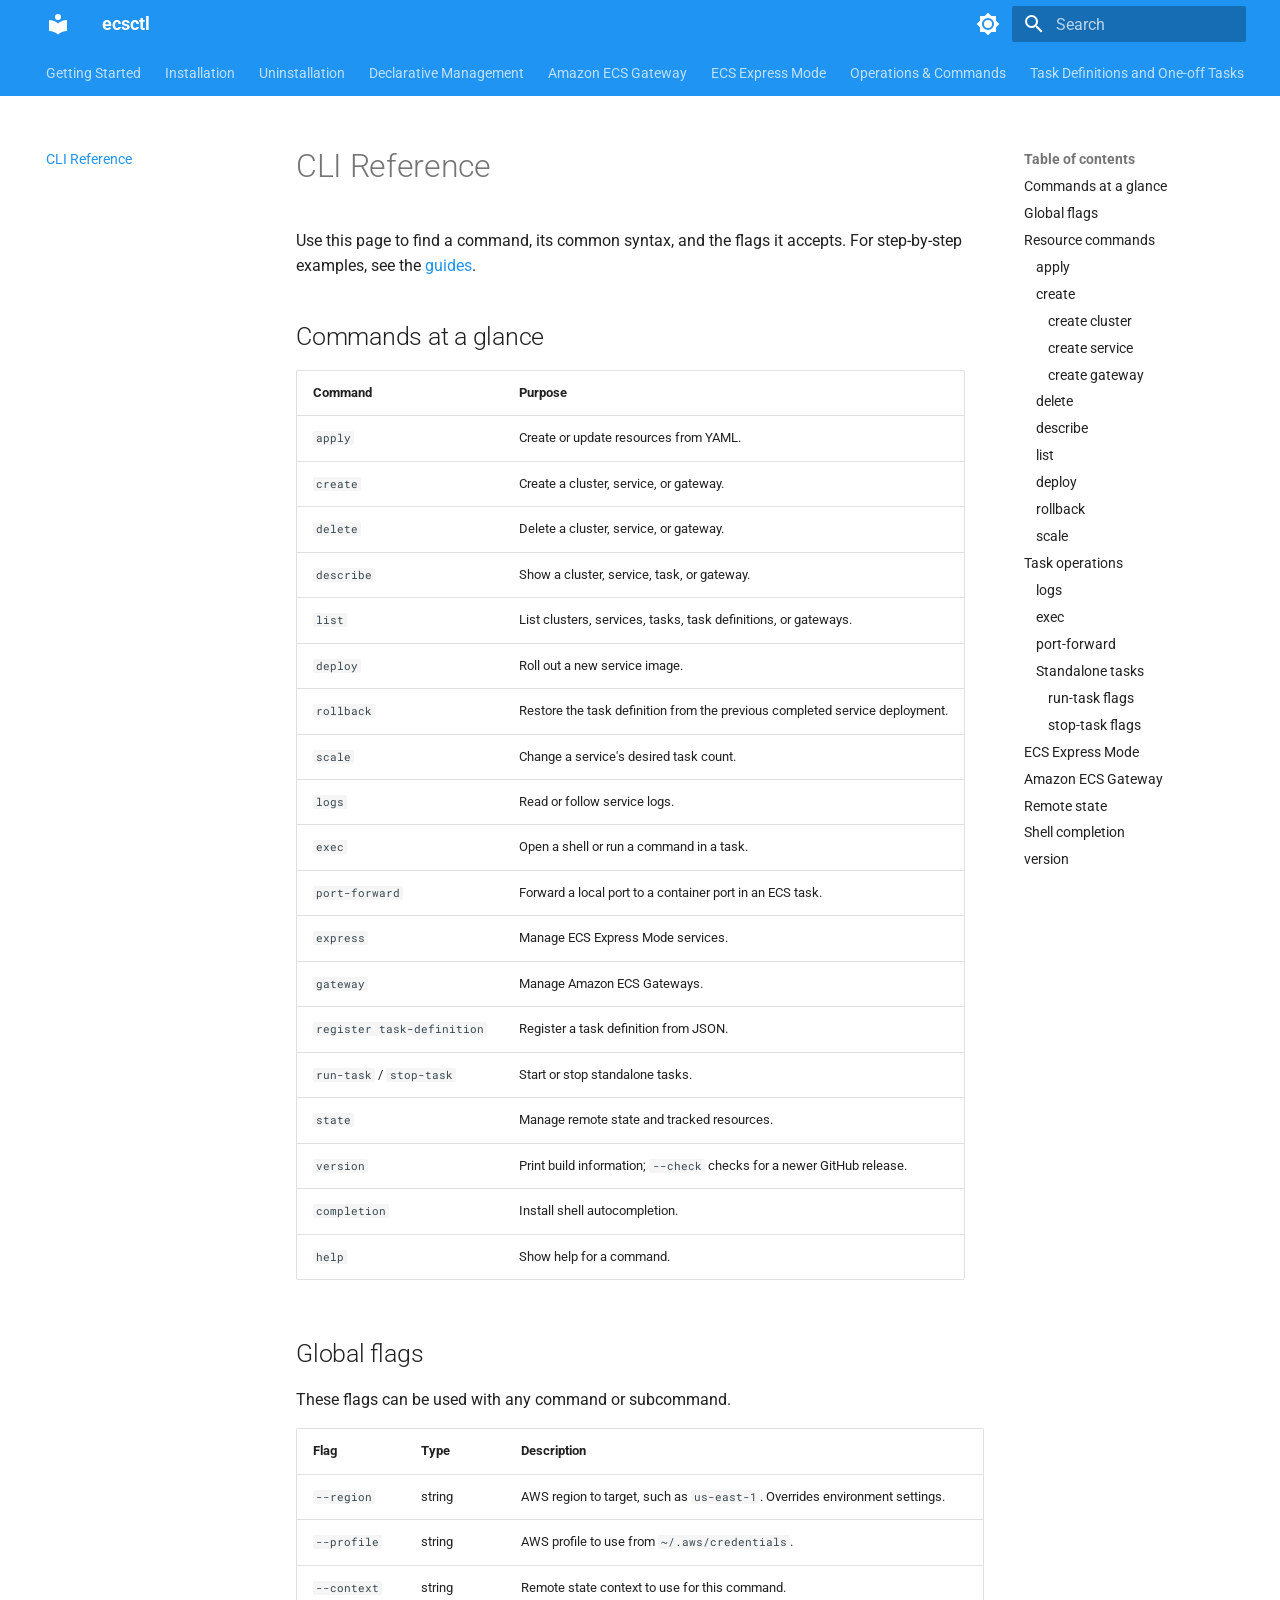
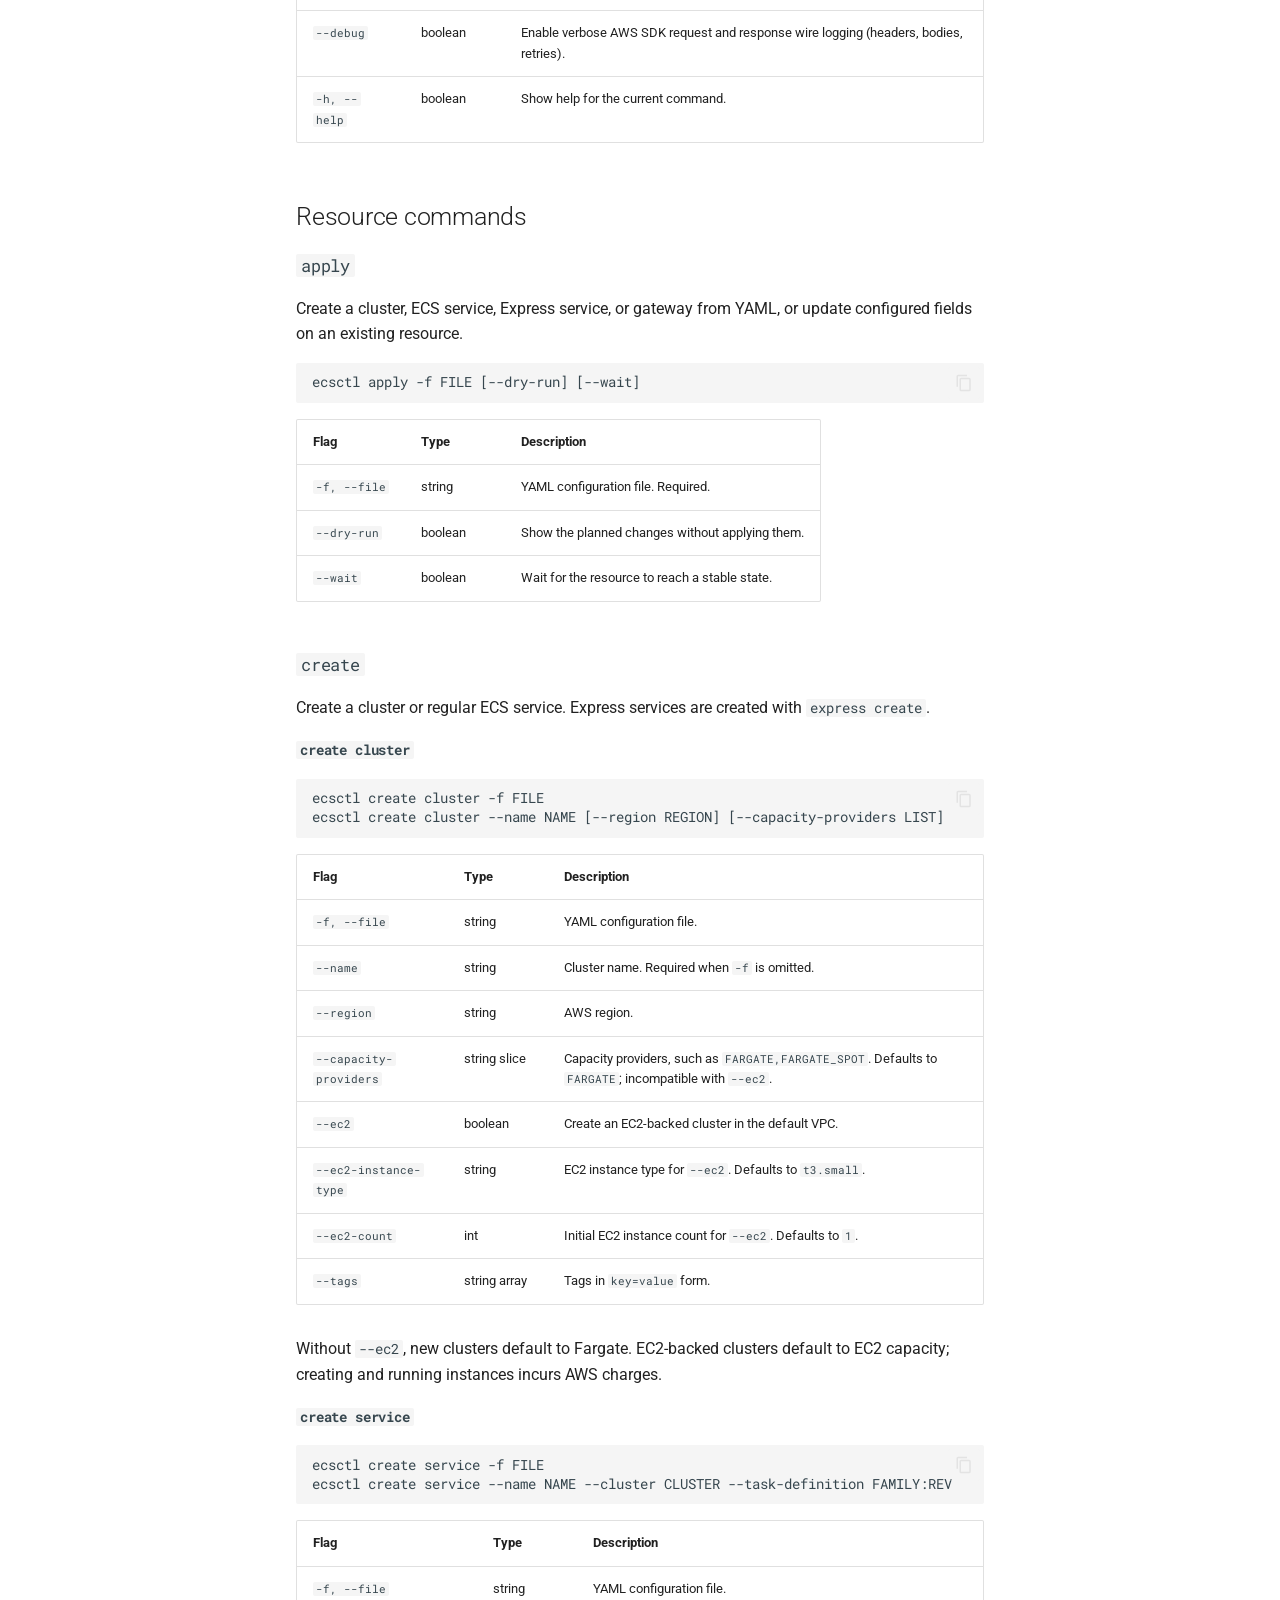
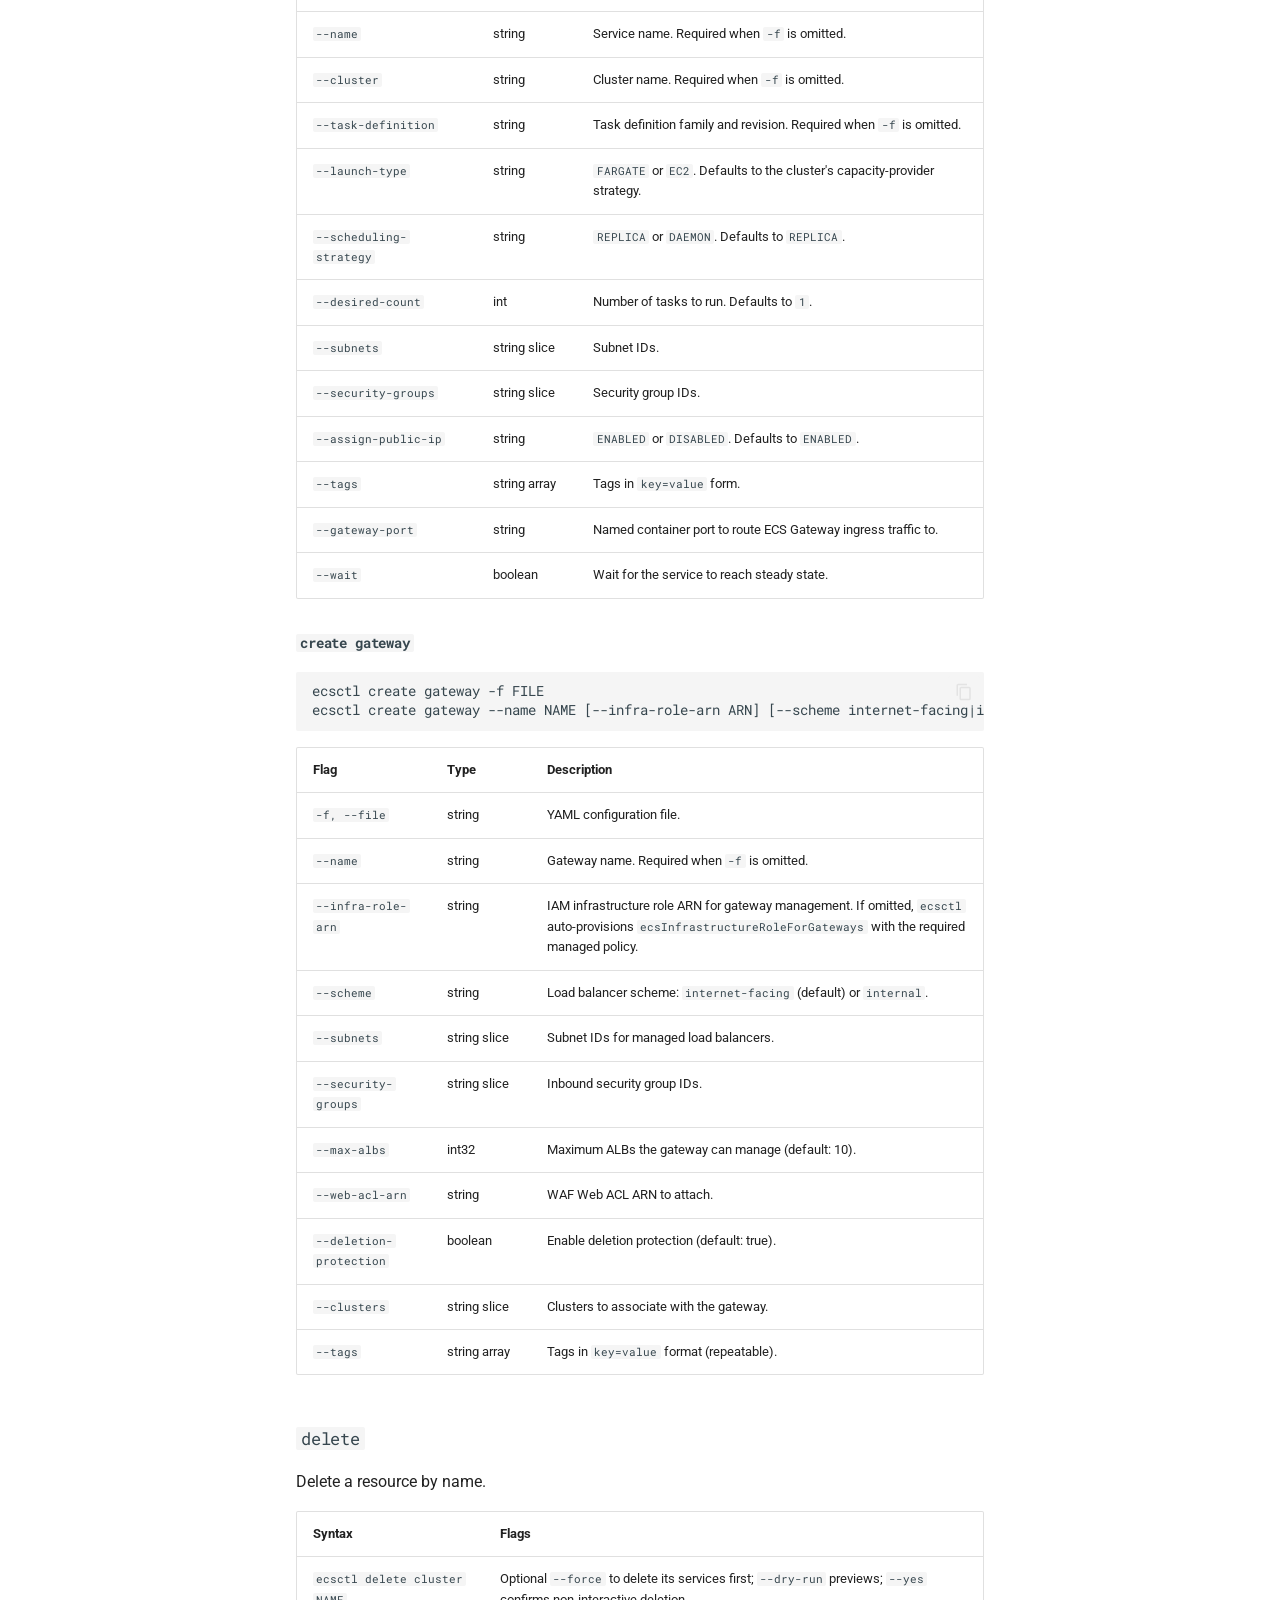
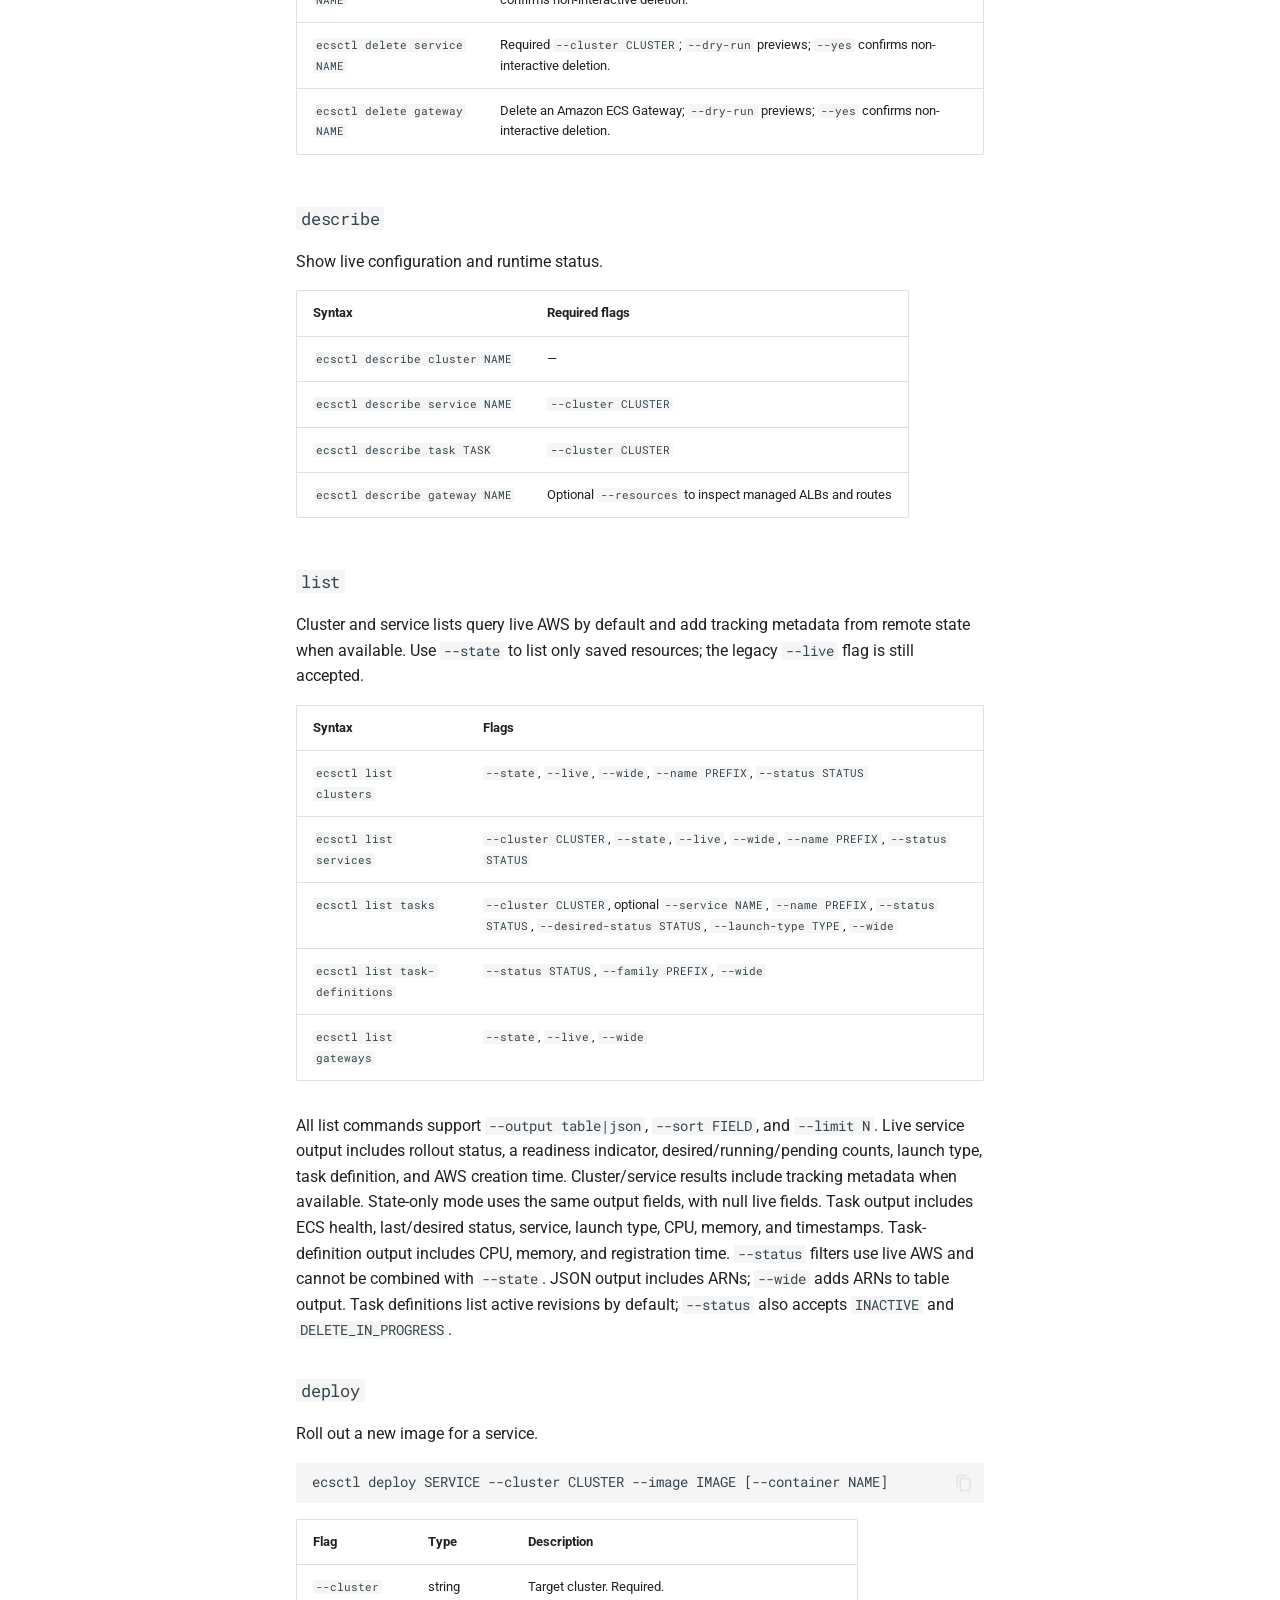
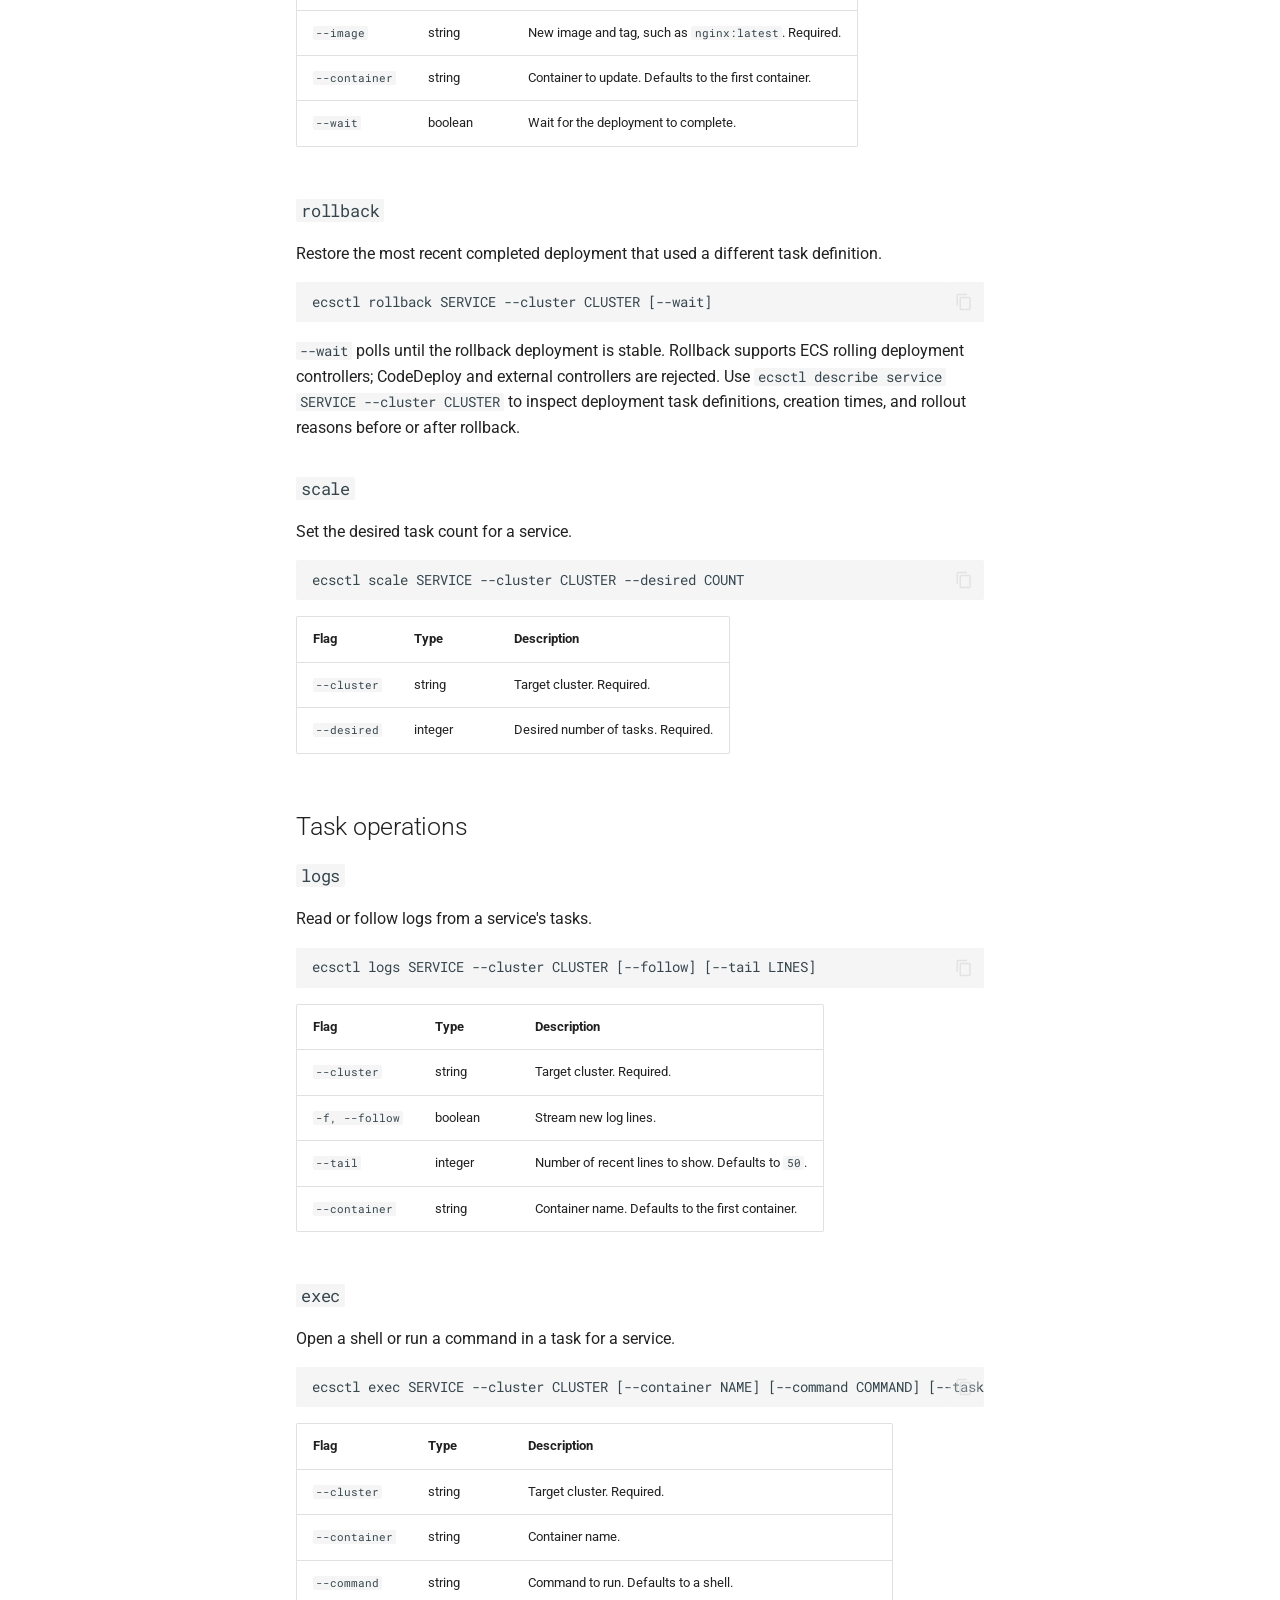
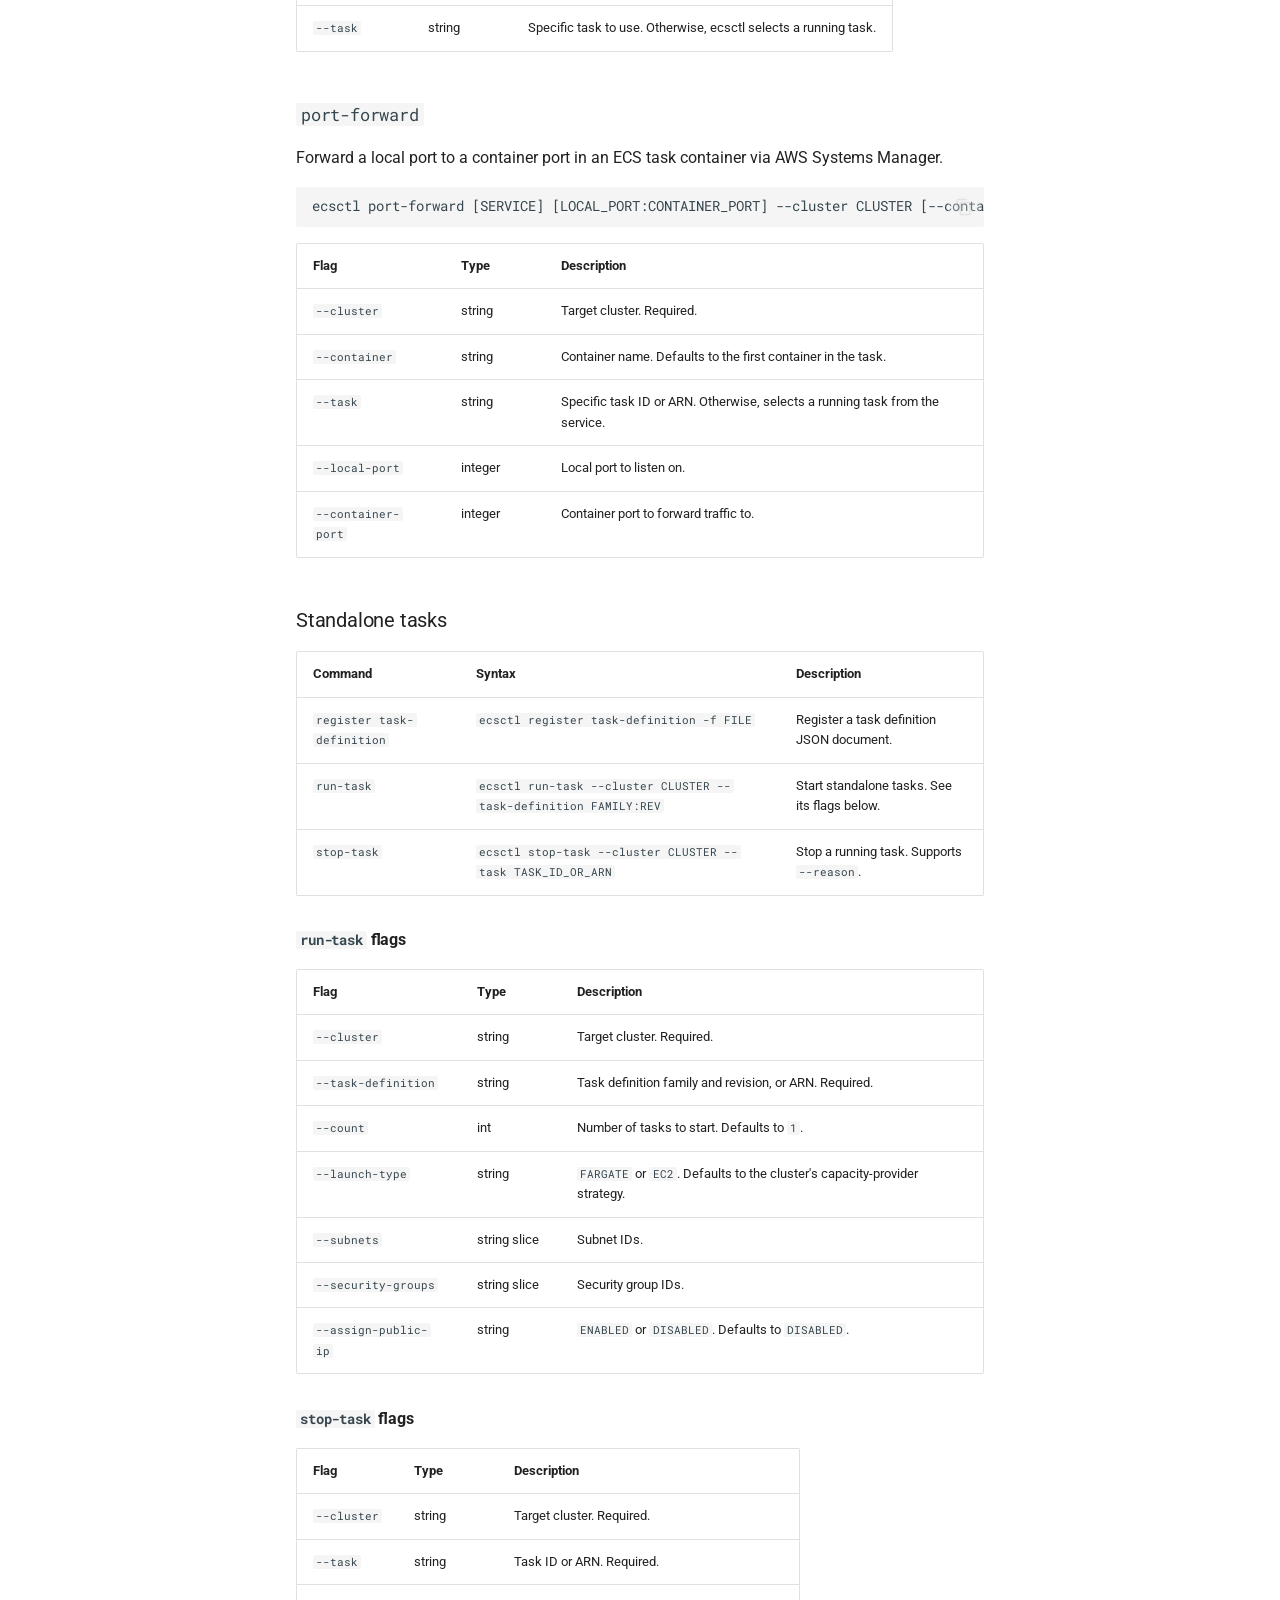
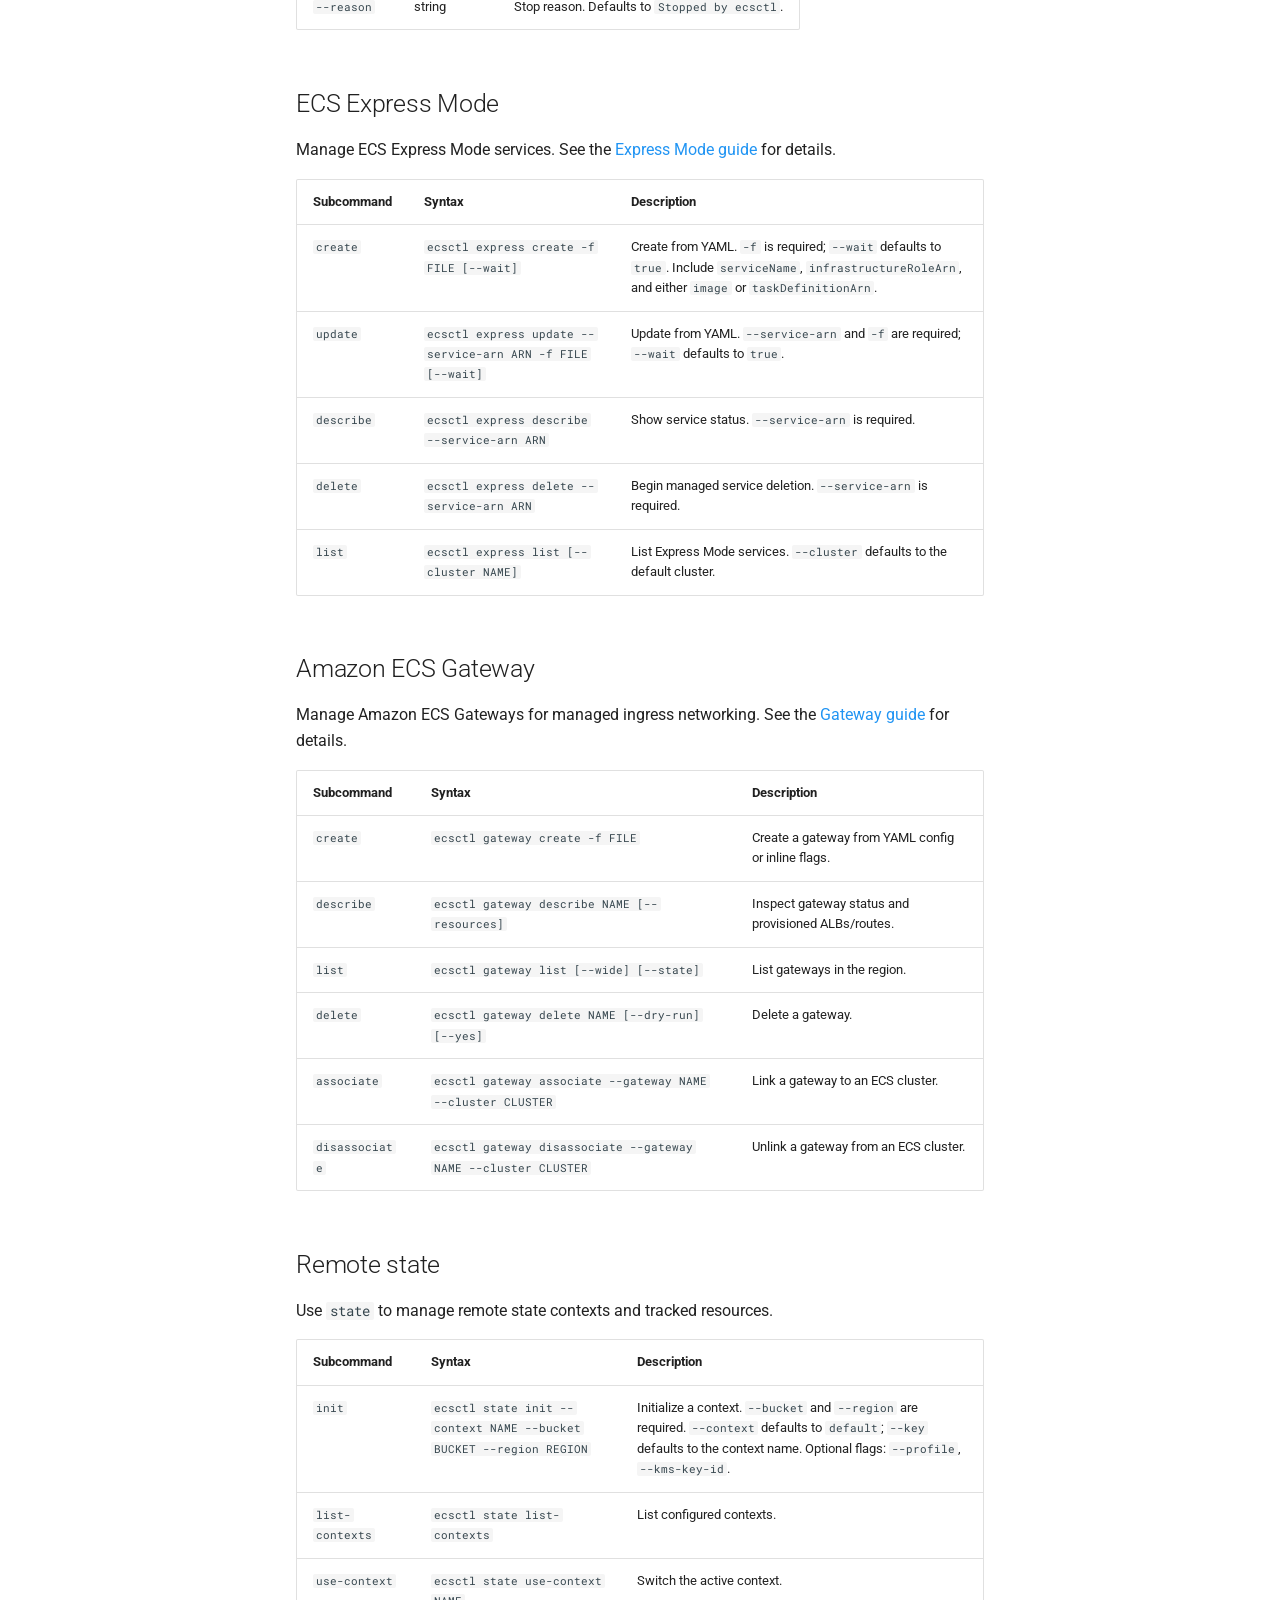
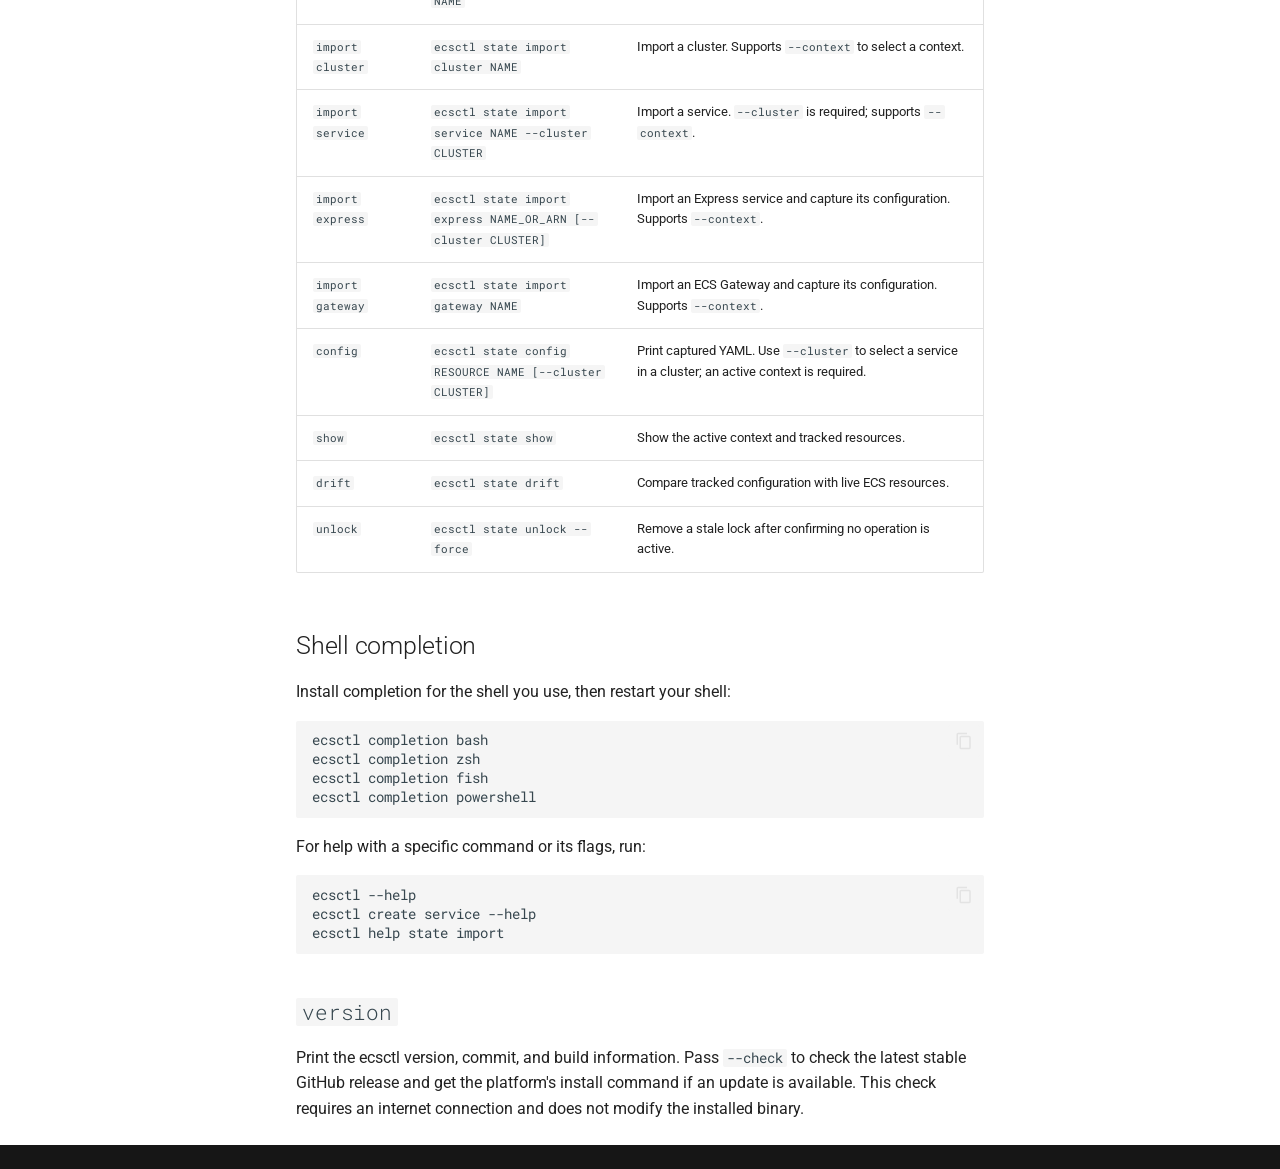
<file: reference/index.html>
<!doctype html>
<html lang="en" class="no-js">
  <head>
    
      <meta charset="utf-8">
      <meta name="viewport" content="width=device-width,initial-scale=1">
      
        <meta name="description" content="A CLI tool for managing Amazon ECS resources, inspired by eksctl.">
      
      
        <meta name="author" content="Roslaan001">
      
      
        <link rel="canonical" href="https://roslaan001.github.io/ecsctl/reference/">
      
      
        <link rel="prev" href="../state/">
      
      
        <link rel="next" href="../releases/">
      
      
        
      
      
      <link rel="icon" href="../assets/images/favicon.png">
      <meta name="generator" content="mkdocs-1.6.1, mkdocs-material-9.8.1">
    
    
      
        <title>CLI Reference - ecsctl</title>
      
    
    
      <link rel="stylesheet" href="../assets/stylesheets/main.57a0d79d.min.css">
      
        
        <link rel="stylesheet" href="../assets/stylesheets/palette.fb2fffe2.min.css">
      
      


    
    
      
    
    
      
        
        
        <link rel="preconnect" href="https://fonts.gstatic.com" crossorigin>
        <link rel="stylesheet" href="https://fonts.googleapis.com/css?family=Roboto:300,300i,400,400i,700,700i%7CRoboto+Mono:400,400i,700,700i&display=fallback">
        <style>:root{--md-text-font:"Roboto";--md-code-font:"Roboto Mono"}</style>
      
    
    
    <script>__md_scope=new URL("..",location),__md_hash=e=>[...e].reduce(((e,_)=>(e<<5)-e+_.charCodeAt(0)),0),__md_get=(e,_=localStorage,t=__md_scope)=>JSON.parse(_.getItem(t.pathname+"."+e)),__md_set=(e,_,t=localStorage,a=__md_scope)=>{try{t.setItem(a.pathname+"."+e,JSON.stringify(_))}catch(e){}}</script>
    
      

    
    
  </head>
  
  
    
    
      
    
    
    
    
    <body dir="ltr" data-md-color-scheme="default" data-md-color-primary="blue" data-md-color-accent="blue">
  
    
    <input class="md-toggle" data-md-toggle="drawer" type="checkbox" id="__drawer" autocomplete="off">
    <input class="md-toggle" data-md-toggle="search" type="checkbox" id="__search" autocomplete="off">
    <label class="md-overlay" for="__drawer"></label>
    <div data-md-component="skip">
      
        
        <a href="#cli-reference" class="md-skip">
          Skip to content
        </a>
      
    </div>
    <div data-md-component="announce">
      
    </div>
    
    
      

<header class="md-header" data-md-component="header">
  <nav class="md-header__inner md-grid" aria-label="Header">
    <a href=".." title="ecsctl" class="md-header__button md-logo" aria-label="ecsctl" data-md-component="logo">
      
  
  <svg xmlns="http://www.w3.org/2000/svg" viewBox="0 0 24 24"><path d="M12 8a3 3 0 0 0 3-3 3 3 0 0 0-3-3 3 3 0 0 0-3 3 3 3 0 0 0 3 3m0 3.54C9.64 9.35 6.5 8 3 8v11c3.5 0 6.64 1.35 9 3.54 2.36-2.19 5.5-3.54 9-3.54V8c-3.5 0-6.64 1.35-9 3.54"/></svg>

    </a>
    <label class="md-header__button md-icon" for="__drawer">
      
      <svg xmlns="http://www.w3.org/2000/svg" viewBox="0 0 24 24"><path d="M3 6h18v2H3zm0 5h18v2H3zm0 5h18v2H3z"/></svg>
    </label>
    <div class="md-header__title" data-md-component="header-title">
      <div class="md-header__ellipsis">
        <div class="md-header__topic">
          <span class="md-ellipsis">
            ecsctl
          </span>
        </div>
        <div class="md-header__topic" data-md-component="header-topic">
          <span class="md-ellipsis">
            
              CLI Reference
            
          </span>
        </div>
      </div>
    </div>
    
      
        <form class="md-header__option" data-md-component="palette">
  
    
    
    
    <input class="md-option" data-md-color-media="(prefers-color-scheme: light)" data-md-color-scheme="default" data-md-color-primary="blue" data-md-color-accent="blue"  aria-label="Switch to dark mode"  type="radio" name="__palette" id="__palette_0">
    
      <label class="md-header__button md-icon" title="Switch to dark mode" for="__palette_1" hidden>
        <svg xmlns="http://www.w3.org/2000/svg" viewBox="0 0 24 24"><path d="M12 8a4 4 0 0 0-4 4 4 4 0 0 0 4 4 4 4 0 0 0 4-4 4 4 0 0 0-4-4m0 10a6 6 0 0 1-6-6 6 6 0 0 1 6-6 6 6 0 0 1 6 6 6 6 0 0 1-6 6m8-9.31V4h-4.69L12 .69 8.69 4H4v4.69L.69 12 4 15.31V20h4.69L12 23.31 15.31 20H20v-4.69L23.31 12z"/></svg>
      </label>
    
  
    
    
    
    <input class="md-option" data-md-color-media="(prefers-color-scheme: dark)" data-md-color-scheme="slate" data-md-color-primary="blue" data-md-color-accent="blue"  aria-label="Switch to light mode"  type="radio" name="__palette" id="__palette_1">
    
      <label class="md-header__button md-icon" title="Switch to light mode" for="__palette_0" hidden>
        <svg xmlns="http://www.w3.org/2000/svg" viewBox="0 0 24 24"><path d="M12 18c-.89 0-1.74-.2-2.5-.55C11.56 16.5 13 14.42 13 12s-1.44-4.5-3.5-5.45C10.26 6.2 11.11 6 12 6a6 6 0 0 1 6 6 6 6 0 0 1-6 6m8-9.31V4h-4.69L12 .69 8.69 4H4v4.69L.69 12 4 15.31V20h4.69L12 23.31 15.31 20H20v-4.69L23.31 12z"/></svg>
      </label>
    
  
</form>
      
    
    
      <script>var palette=__md_get("__palette");if(palette&&palette.color){if("(prefers-color-scheme)"===palette.color.media){var media=matchMedia("(prefers-color-scheme: light)"),input=document.querySelector(media.matches?"[data-md-color-media='(prefers-color-scheme: light)']":"[data-md-color-media='(prefers-color-scheme: dark)']");palette.color.media=input.getAttribute("data-md-color-media"),palette.color.scheme=input.getAttribute("data-md-color-scheme"),palette.color.primary=input.getAttribute("data-md-color-primary"),palette.color.accent=input.getAttribute("data-md-color-accent")}for(var[key,value]of Object.entries(palette.color))document.body.setAttribute("data-md-color-"+key,value)}</script>
    
    
    
      
      
        <label class="md-header__button md-icon" for="__search">
          
          <svg xmlns="http://www.w3.org/2000/svg" viewBox="0 0 24 24"><path d="M9.5 3A6.5 6.5 0 0 1 16 9.5c0 1.61-.59 3.09-1.56 4.23l.27.27h.79l5 5-1.5 1.5-5-5v-.79l-.27-.27A6.52 6.52 0 0 1 9.5 16 6.5 6.5 0 0 1 3 9.5 6.5 6.5 0 0 1 9.5 3m0 2C7 5 5 7 5 9.5S7 14 9.5 14 14 12 14 9.5 12 5 9.5 5"/></svg>
        </label>
        <div class="md-search" data-md-component="search" role="dialog">
  <label class="md-search__overlay" for="__search"></label>
  <div class="md-search__inner" role="search">
    <form class="md-search__form" name="search">
      <input type="text" class="md-search__input" name="query" aria-label="Search" placeholder="Search" autocapitalize="off" autocorrect="off" autocomplete="off" spellcheck="false" data-md-component="search-query" required>
      <label class="md-search__icon md-icon" for="__search">
        
        <svg xmlns="http://www.w3.org/2000/svg" viewBox="0 0 24 24"><path d="M9.5 3A6.5 6.5 0 0 1 16 9.5c0 1.61-.59 3.09-1.56 4.23l.27.27h.79l5 5-1.5 1.5-5-5v-.79l-.27-.27A6.52 6.52 0 0 1 9.5 16 6.5 6.5 0 0 1 3 9.5 6.5 6.5 0 0 1 9.5 3m0 2C7 5 5 7 5 9.5S7 14 9.5 14 14 12 14 9.5 12 5 9.5 5"/></svg>
        
        <svg xmlns="http://www.w3.org/2000/svg" viewBox="0 0 24 24"><path d="M20 11v2H8l5.5 5.5-1.42 1.42L4.16 12l7.92-7.92L13.5 5.5 8 11z"/></svg>
      </label>
      <nav class="md-search__options" aria-label="Search">
        
        <button type="reset" class="md-search__icon md-icon" title="Clear" aria-label="Clear" tabindex="-1">
          
          <svg xmlns="http://www.w3.org/2000/svg" viewBox="0 0 24 24"><path d="M19 6.41 17.59 5 12 10.59 6.41 5 5 6.41 10.59 12 5 17.59 6.41 19 12 13.41 17.59 19 19 17.59 13.41 12z"/></svg>
        </button>
      </nav>
      
        <div class="md-search__suggest" data-md-component="search-suggest"></div>
      
    </form>
    <div class="md-search__output">
      <div class="md-search__scrollwrap" tabindex="0" data-md-scrollfix>
        <div class="md-search-result" data-md-component="search-result">
          <div class="md-search-result__meta">
            Initializing search
          </div>
          <ol class="md-search-result__list" role="presentation"></ol>
        </div>
      </div>
    </div>
  </div>
</div>
      
    
    
  </nav>
  
</header>
    
    <div class="md-container" data-md-component="container">
      
      
        
          
            
<nav class="md-tabs" aria-label="Tabs" data-md-component="tabs">
  <div class="md-grid">
    <ul class="md-tabs__list">
      
        
  
  
  
  
    <li class="md-tabs__item">
      <a href=".." class="md-tabs__link">
        
  
  
    
  
  Getting Started

      </a>
    </li>
  

      
        
  
  
  
  
    <li class="md-tabs__item">
      <a href="../installation/" class="md-tabs__link">
        
  
  
    
  
  Installation

      </a>
    </li>
  

      
        
  
  
  
  
    <li class="md-tabs__item">
      <a href="../uninstallation/" class="md-tabs__link">
        
  
  
    
  
  Uninstallation

      </a>
    </li>
  

      
        
  
  
  
  
    <li class="md-tabs__item">
      <a href="../declarative/" class="md-tabs__link">
        
  
  
    
  
  Declarative Management

      </a>
    </li>
  

      
        
  
  
  
  
    <li class="md-tabs__item">
      <a href="../gateway/" class="md-tabs__link">
        
  
  
    
  
  Amazon ECS Gateway

      </a>
    </li>
  

      
        
  
  
  
  
    <li class="md-tabs__item">
      <a href="../express/" class="md-tabs__link">
        
  
  
    
  
  ECS Express Mode

      </a>
    </li>
  

      
        
  
  
  
  
    <li class="md-tabs__item">
      <a href="../commands/" class="md-tabs__link">
        
  
  
    
  
  Operations & Commands

      </a>
    </li>
  

      
        
  
  
  
  
    <li class="md-tabs__item">
      <a href="../tasks/" class="md-tabs__link">
        
  
  
    
  
  Task Definitions and One-off Tasks

      </a>
    </li>
  

      
        
  
  
  
  
    <li class="md-tabs__item">
      <a href="../inspection/" class="md-tabs__link">
        
  
  
    
  
  Resource Inspection

      </a>
    </li>
  

      
        
  
  
  
  
    <li class="md-tabs__item">
      <a href="../state/" class="md-tabs__link">
        
  
  
    
  
  Remote State

      </a>
    </li>
  

      
        
  
  
  
    
  
  
    <li class="md-tabs__item md-tabs__item--active">
      <a href="./" class="md-tabs__link">
        
  
  
    
  
  CLI Reference

      </a>
    </li>
  

      
        
  
  
  
  
    <li class="md-tabs__item">
      <a href="../releases/" class="md-tabs__link">
        
  
  
    
  
  Release Notes and Upgrades

      </a>
    </li>
  

      
    </ul>
  </div>
</nav>
          
        
      
      <main class="md-main" data-md-component="main">
        <div class="md-main__inner md-grid">
          
            
              
              <div class="md-sidebar md-sidebar--primary" data-md-component="sidebar" data-md-type="navigation" >
                <div class="md-sidebar__scrollwrap">
                  <div class="md-sidebar__inner">
                    


  


<nav class="md-nav md-nav--primary md-nav--lifted" aria-label="Navigation" data-md-level="0">
  <label class="md-nav__title" for="__drawer">
    <a href=".." title="ecsctl" class="md-nav__button md-logo" aria-label="ecsctl" data-md-component="logo">
      
  
  <svg xmlns="http://www.w3.org/2000/svg" viewBox="0 0 24 24"><path d="M12 8a3 3 0 0 0 3-3 3 3 0 0 0-3-3 3 3 0 0 0-3 3 3 3 0 0 0 3 3m0 3.54C9.64 9.35 6.5 8 3 8v11c3.5 0 6.64 1.35 9 3.54 2.36-2.19 5.5-3.54 9-3.54V8c-3.5 0-6.64 1.35-9 3.54"/></svg>

    </a>
    ecsctl
  </label>
  
  <ul class="md-nav__list" data-md-scrollfix>
    
      
      
  
  
  
  
    <li class="md-nav__item">
      <a href=".." class="md-nav__link">
        
  
  
  <span class="md-ellipsis">
    
  
    Getting Started
  

    
  </span>
  
  

      </a>
    </li>
  

    
      
      
  
  
  
  
    <li class="md-nav__item">
      <a href="../installation/" class="md-nav__link">
        
  
  
  <span class="md-ellipsis">
    
  
    Installation
  

    
  </span>
  
  

      </a>
    </li>
  

    
      
      
  
  
  
  
    <li class="md-nav__item">
      <a href="../uninstallation/" class="md-nav__link">
        
  
  
  <span class="md-ellipsis">
    
  
    Uninstallation
  

    
  </span>
  
  

      </a>
    </li>
  

    
      
      
  
  
  
  
    <li class="md-nav__item">
      <a href="../declarative/" class="md-nav__link">
        
  
  
  <span class="md-ellipsis">
    
  
    Declarative Management
  

    
  </span>
  
  

      </a>
    </li>
  

    
      
      
  
  
  
  
    <li class="md-nav__item">
      <a href="../gateway/" class="md-nav__link">
        
  
  
  <span class="md-ellipsis">
    
  
    Amazon ECS Gateway
  

    
  </span>
  
  

      </a>
    </li>
  

    
      
      
  
  
  
  
    <li class="md-nav__item">
      <a href="../express/" class="md-nav__link">
        
  
  
  <span class="md-ellipsis">
    
  
    ECS Express Mode
  

    
  </span>
  
  

      </a>
    </li>
  

    
      
      
  
  
  
  
    <li class="md-nav__item">
      <a href="../commands/" class="md-nav__link">
        
  
  
  <span class="md-ellipsis">
    
  
    Operations & Commands
  

    
  </span>
  
  

      </a>
    </li>
  

    
      
      
  
  
  
  
    <li class="md-nav__item">
      <a href="../tasks/" class="md-nav__link">
        
  
  
  <span class="md-ellipsis">
    
  
    Task Definitions and One-off Tasks
  

    
  </span>
  
  

      </a>
    </li>
  

    
      
      
  
  
  
  
    <li class="md-nav__item">
      <a href="../inspection/" class="md-nav__link">
        
  
  
  <span class="md-ellipsis">
    
  
    Resource Inspection
  

    
  </span>
  
  

      </a>
    </li>
  

    
      
      
  
  
  
  
    <li class="md-nav__item">
      <a href="../state/" class="md-nav__link">
        
  
  
  <span class="md-ellipsis">
    
  
    Remote State
  

    
  </span>
  
  

      </a>
    </li>
  

    
      
      
  
  
    
  
  
  
    <li class="md-nav__item md-nav__item--active">
      
      <input class="md-nav__toggle md-toggle" type="checkbox" id="__toc">
      
      
        
      
      
        <label class="md-nav__link md-nav__link--active" for="__toc">
          
  
  
  <span class="md-ellipsis">
    
  
    CLI Reference
  

    
  </span>
  
  

          <span class="md-nav__icon md-icon"></span>
        </label>
      
      <a href="./" class="md-nav__link md-nav__link--active">
        
  
  
  <span class="md-ellipsis">
    
  
    CLI Reference
  

    
  </span>
  
  

      </a>
      
        

<nav class="md-nav md-nav--secondary" aria-label="Table of contents">
  
  
  
    
  
  
    <label class="md-nav__title" for="__toc">
      <span class="md-nav__icon md-icon"></span>
      Table of contents
    </label>
    <ul class="md-nav__list" data-md-component="toc" data-md-scrollfix>
      
        <li class="md-nav__item">
  <a href="#commands-at-a-glance" class="md-nav__link">
    <span class="md-ellipsis">
      
        Commands at a glance
      
    </span>
  </a>
  
</li>
      
        <li class="md-nav__item">
  <a href="#global-flags" class="md-nav__link">
    <span class="md-ellipsis">
      
        Global flags
      
    </span>
  </a>
  
</li>
      
        <li class="md-nav__item">
  <a href="#resource-commands" class="md-nav__link">
    <span class="md-ellipsis">
      
        Resource commands
      
    </span>
  </a>
  
    <nav class="md-nav" aria-label="Resource commands">
      <ul class="md-nav__list">
        
          <li class="md-nav__item">
  <a href="#apply" class="md-nav__link">
    <span class="md-ellipsis">
      
        apply
      
    </span>
  </a>
  
</li>
        
          <li class="md-nav__item">
  <a href="#create" class="md-nav__link">
    <span class="md-ellipsis">
      
        create
      
    </span>
  </a>
  
    <nav class="md-nav" aria-label="create">
      <ul class="md-nav__list">
        
          <li class="md-nav__item">
  <a href="#create-cluster" class="md-nav__link">
    <span class="md-ellipsis">
      
        create cluster
      
    </span>
  </a>
  
</li>
        
          <li class="md-nav__item">
  <a href="#create-service" class="md-nav__link">
    <span class="md-ellipsis">
      
        create service
      
    </span>
  </a>
  
</li>
        
          <li class="md-nav__item">
  <a href="#create-gateway" class="md-nav__link">
    <span class="md-ellipsis">
      
        create gateway
      
    </span>
  </a>
  
</li>
        
      </ul>
    </nav>
  
</li>
        
          <li class="md-nav__item">
  <a href="#delete" class="md-nav__link">
    <span class="md-ellipsis">
      
        delete
      
    </span>
  </a>
  
</li>
        
          <li class="md-nav__item">
  <a href="#describe" class="md-nav__link">
    <span class="md-ellipsis">
      
        describe
      
    </span>
  </a>
  
</li>
        
          <li class="md-nav__item">
  <a href="#list" class="md-nav__link">
    <span class="md-ellipsis">
      
        list
      
    </span>
  </a>
  
</li>
        
          <li class="md-nav__item">
  <a href="#deploy" class="md-nav__link">
    <span class="md-ellipsis">
      
        deploy
      
    </span>
  </a>
  
</li>
        
          <li class="md-nav__item">
  <a href="#rollback" class="md-nav__link">
    <span class="md-ellipsis">
      
        rollback
      
    </span>
  </a>
  
</li>
        
          <li class="md-nav__item">
  <a href="#scale" class="md-nav__link">
    <span class="md-ellipsis">
      
        scale
      
    </span>
  </a>
  
</li>
        
      </ul>
    </nav>
  
</li>
      
        <li class="md-nav__item">
  <a href="#task-operations" class="md-nav__link">
    <span class="md-ellipsis">
      
        Task operations
      
    </span>
  </a>
  
    <nav class="md-nav" aria-label="Task operations">
      <ul class="md-nav__list">
        
          <li class="md-nav__item">
  <a href="#logs" class="md-nav__link">
    <span class="md-ellipsis">
      
        logs
      
    </span>
  </a>
  
</li>
        
          <li class="md-nav__item">
  <a href="#exec" class="md-nav__link">
    <span class="md-ellipsis">
      
        exec
      
    </span>
  </a>
  
</li>
        
          <li class="md-nav__item">
  <a href="#port-forward" class="md-nav__link">
    <span class="md-ellipsis">
      
        port-forward
      
    </span>
  </a>
  
</li>
        
          <li class="md-nav__item">
  <a href="#standalone-tasks" class="md-nav__link">
    <span class="md-ellipsis">
      
        Standalone tasks
      
    </span>
  </a>
  
    <nav class="md-nav" aria-label="Standalone tasks">
      <ul class="md-nav__list">
        
          <li class="md-nav__item">
  <a href="#run-task-flags" class="md-nav__link">
    <span class="md-ellipsis">
      
        run-task flags
      
    </span>
  </a>
  
</li>
        
          <li class="md-nav__item">
  <a href="#stop-task-flags" class="md-nav__link">
    <span class="md-ellipsis">
      
        stop-task flags
      
    </span>
  </a>
  
</li>
        
      </ul>
    </nav>
  
</li>
        
      </ul>
    </nav>
  
</li>
      
        <li class="md-nav__item">
  <a href="#ecs-express-mode" class="md-nav__link">
    <span class="md-ellipsis">
      
        ECS Express Mode
      
    </span>
  </a>
  
</li>
      
        <li class="md-nav__item">
  <a href="#amazon-ecs-gateway" class="md-nav__link">
    <span class="md-ellipsis">
      
        Amazon ECS Gateway
      
    </span>
  </a>
  
</li>
      
        <li class="md-nav__item">
  <a href="#remote-state" class="md-nav__link">
    <span class="md-ellipsis">
      
        Remote state
      
    </span>
  </a>
  
</li>
      
        <li class="md-nav__item">
  <a href="#shell-completion" class="md-nav__link">
    <span class="md-ellipsis">
      
        Shell completion
      
    </span>
  </a>
  
</li>
      
        <li class="md-nav__item">
  <a href="#version" class="md-nav__link">
    <span class="md-ellipsis">
      
        version
      
    </span>
  </a>
  
</li>
      
    </ul>
  
</nav>
      
    </li>
  

    
      
      
  
  
  
  
    <li class="md-nav__item">
      <a href="../releases/" class="md-nav__link">
        
  
  
  <span class="md-ellipsis">
    
  
    Release Notes and Upgrades
  

    
  </span>
  
  

      </a>
    </li>
  

    
  </ul>
</nav>
                  </div>
                </div>
              </div>
            
            
              
              <div class="md-sidebar md-sidebar--secondary" data-md-component="sidebar" data-md-type="toc" >
                <div class="md-sidebar__scrollwrap">
                  <div class="md-sidebar__inner">
                    

<nav class="md-nav md-nav--secondary" aria-label="Table of contents">
  
  
  
    
  
  
    <label class="md-nav__title" for="__toc">
      <span class="md-nav__icon md-icon"></span>
      Table of contents
    </label>
    <ul class="md-nav__list" data-md-component="toc" data-md-scrollfix>
      
        <li class="md-nav__item">
  <a href="#commands-at-a-glance" class="md-nav__link">
    <span class="md-ellipsis">
      
        Commands at a glance
      
    </span>
  </a>
  
</li>
      
        <li class="md-nav__item">
  <a href="#global-flags" class="md-nav__link">
    <span class="md-ellipsis">
      
        Global flags
      
    </span>
  </a>
  
</li>
      
        <li class="md-nav__item">
  <a href="#resource-commands" class="md-nav__link">
    <span class="md-ellipsis">
      
        Resource commands
      
    </span>
  </a>
  
    <nav class="md-nav" aria-label="Resource commands">
      <ul class="md-nav__list">
        
          <li class="md-nav__item">
  <a href="#apply" class="md-nav__link">
    <span class="md-ellipsis">
      
        apply
      
    </span>
  </a>
  
</li>
        
          <li class="md-nav__item">
  <a href="#create" class="md-nav__link">
    <span class="md-ellipsis">
      
        create
      
    </span>
  </a>
  
    <nav class="md-nav" aria-label="create">
      <ul class="md-nav__list">
        
          <li class="md-nav__item">
  <a href="#create-cluster" class="md-nav__link">
    <span class="md-ellipsis">
      
        create cluster
      
    </span>
  </a>
  
</li>
        
          <li class="md-nav__item">
  <a href="#create-service" class="md-nav__link">
    <span class="md-ellipsis">
      
        create service
      
    </span>
  </a>
  
</li>
        
          <li class="md-nav__item">
  <a href="#create-gateway" class="md-nav__link">
    <span class="md-ellipsis">
      
        create gateway
      
    </span>
  </a>
  
</li>
        
      </ul>
    </nav>
  
</li>
        
          <li class="md-nav__item">
  <a href="#delete" class="md-nav__link">
    <span class="md-ellipsis">
      
        delete
      
    </span>
  </a>
  
</li>
        
          <li class="md-nav__item">
  <a href="#describe" class="md-nav__link">
    <span class="md-ellipsis">
      
        describe
      
    </span>
  </a>
  
</li>
        
          <li class="md-nav__item">
  <a href="#list" class="md-nav__link">
    <span class="md-ellipsis">
      
        list
      
    </span>
  </a>
  
</li>
        
          <li class="md-nav__item">
  <a href="#deploy" class="md-nav__link">
    <span class="md-ellipsis">
      
        deploy
      
    </span>
  </a>
  
</li>
        
          <li class="md-nav__item">
  <a href="#rollback" class="md-nav__link">
    <span class="md-ellipsis">
      
        rollback
      
    </span>
  </a>
  
</li>
        
          <li class="md-nav__item">
  <a href="#scale" class="md-nav__link">
    <span class="md-ellipsis">
      
        scale
      
    </span>
  </a>
  
</li>
        
      </ul>
    </nav>
  
</li>
      
        <li class="md-nav__item">
  <a href="#task-operations" class="md-nav__link">
    <span class="md-ellipsis">
      
        Task operations
      
    </span>
  </a>
  
    <nav class="md-nav" aria-label="Task operations">
      <ul class="md-nav__list">
        
          <li class="md-nav__item">
  <a href="#logs" class="md-nav__link">
    <span class="md-ellipsis">
      
        logs
      
    </span>
  </a>
  
</li>
        
          <li class="md-nav__item">
  <a href="#exec" class="md-nav__link">
    <span class="md-ellipsis">
      
        exec
      
    </span>
  </a>
  
</li>
        
          <li class="md-nav__item">
  <a href="#port-forward" class="md-nav__link">
    <span class="md-ellipsis">
      
        port-forward
      
    </span>
  </a>
  
</li>
        
          <li class="md-nav__item">
  <a href="#standalone-tasks" class="md-nav__link">
    <span class="md-ellipsis">
      
        Standalone tasks
      
    </span>
  </a>
  
    <nav class="md-nav" aria-label="Standalone tasks">
      <ul class="md-nav__list">
        
          <li class="md-nav__item">
  <a href="#run-task-flags" class="md-nav__link">
    <span class="md-ellipsis">
      
        run-task flags
      
    </span>
  </a>
  
</li>
        
          <li class="md-nav__item">
  <a href="#stop-task-flags" class="md-nav__link">
    <span class="md-ellipsis">
      
        stop-task flags
      
    </span>
  </a>
  
</li>
        
      </ul>
    </nav>
  
</li>
        
      </ul>
    </nav>
  
</li>
      
        <li class="md-nav__item">
  <a href="#ecs-express-mode" class="md-nav__link">
    <span class="md-ellipsis">
      
        ECS Express Mode
      
    </span>
  </a>
  
</li>
      
        <li class="md-nav__item">
  <a href="#amazon-ecs-gateway" class="md-nav__link">
    <span class="md-ellipsis">
      
        Amazon ECS Gateway
      
    </span>
  </a>
  
</li>
      
        <li class="md-nav__item">
  <a href="#remote-state" class="md-nav__link">
    <span class="md-ellipsis">
      
        Remote state
      
    </span>
  </a>
  
</li>
      
        <li class="md-nav__item">
  <a href="#shell-completion" class="md-nav__link">
    <span class="md-ellipsis">
      
        Shell completion
      
    </span>
  </a>
  
</li>
      
        <li class="md-nav__item">
  <a href="#version" class="md-nav__link">
    <span class="md-ellipsis">
      
        version
      
    </span>
  </a>
  
</li>
      
    </ul>
  
</nav>
                  </div>
                </div>
              </div>
            
          
          
            <div class="md-content" data-md-component="content">
              
              <article class="md-content__inner md-typeset">
                
                  



<h1 id="cli-reference">CLI Reference</h1>
<p>Use this page to find a command, its common syntax, and the flags it accepts. For step-by-step examples, see the <a href="../">guides</a>.</p>
<h2 id="commands-at-a-glance">Commands at a glance</h2>
<table>
<thead>
<tr>
<th>Command</th>
<th>Purpose</th>
</tr>
</thead>
<tbody>
<tr>
<td><code>apply</code></td>
<td>Create or update resources from YAML.</td>
</tr>
<tr>
<td><code>create</code></td>
<td>Create a cluster, service, or gateway.</td>
</tr>
<tr>
<td><code>delete</code></td>
<td>Delete a cluster, service, or gateway.</td>
</tr>
<tr>
<td><code>describe</code></td>
<td>Show a cluster, service, task, or gateway.</td>
</tr>
<tr>
<td><code>list</code></td>
<td>List clusters, services, tasks, task definitions, or gateways.</td>
</tr>
<tr>
<td><code>deploy</code></td>
<td>Roll out a new service image.</td>
</tr>
<tr>
<td><code>rollback</code></td>
<td>Restore the task definition from the previous completed service deployment.</td>
</tr>
<tr>
<td><code>scale</code></td>
<td>Change a service's desired task count.</td>
</tr>
<tr>
<td><code>logs</code></td>
<td>Read or follow service logs.</td>
</tr>
<tr>
<td><code>exec</code></td>
<td>Open a shell or run a command in a task.</td>
</tr>
<tr>
<td><code>port-forward</code></td>
<td>Forward a local port to a container port in an ECS task.</td>
</tr>
<tr>
<td><code>express</code></td>
<td>Manage ECS Express Mode services.</td>
</tr>
<tr>
<td><code>gateway</code></td>
<td>Manage Amazon ECS Gateways.</td>
</tr>
<tr>
<td><code>register task-definition</code></td>
<td>Register a task definition from JSON.</td>
</tr>
<tr>
<td><code>run-task</code> / <code>stop-task</code></td>
<td>Start or stop standalone tasks.</td>
</tr>
<tr>
<td><code>state</code></td>
<td>Manage remote state and tracked resources.</td>
</tr>
<tr>
<td><code>version</code></td>
<td>Print build information; <code>--check</code> checks for a newer GitHub release.</td>
</tr>
<tr>
<td><code>completion</code></td>
<td>Install shell autocompletion.</td>
</tr>
<tr>
<td><code>help</code></td>
<td>Show help for a command.</td>
</tr>
</tbody>
</table>
<h2 id="global-flags">Global flags</h2>
<p>These flags can be used with any command or subcommand.</p>
<table>
<thead>
<tr>
<th>Flag</th>
<th>Type</th>
<th>Description</th>
</tr>
</thead>
<tbody>
<tr>
<td><code>--region</code></td>
<td>string</td>
<td>AWS region to target, such as <code>us-east-1</code>. Overrides environment settings.</td>
</tr>
<tr>
<td><code>--profile</code></td>
<td>string</td>
<td>AWS profile to use from <code>~/.aws/credentials</code>.</td>
</tr>
<tr>
<td><code>--context</code></td>
<td>string</td>
<td>Remote state context to use for this command.</td>
</tr>
<tr>
<td><code>--debug</code></td>
<td>boolean</td>
<td>Enable verbose AWS SDK request and response wire logging (headers, bodies, retries).</td>
</tr>
<tr>
<td><code>-h, --help</code></td>
<td>boolean</td>
<td>Show help for the current command.</td>
</tr>
</tbody>
</table>
<h2 id="resource-commands">Resource commands</h2>
<h3 id="apply"><code>apply</code></h3>
<p>Create a cluster, ECS service, Express service, or gateway from YAML, or update configured fields on an existing resource.</p>
<div class="language-text highlight"><pre><span></span><code><span id="__span-0-1"><a id="__codelineno-0-1" name="__codelineno-0-1" href="#__codelineno-0-1"></a>ecsctl apply -f FILE [--dry-run] [--wait]
</span></code></pre></div>
<table>
<thead>
<tr>
<th>Flag</th>
<th>Type</th>
<th>Description</th>
</tr>
</thead>
<tbody>
<tr>
<td><code>-f, --file</code></td>
<td>string</td>
<td>YAML configuration file. Required.</td>
</tr>
<tr>
<td><code>--dry-run</code></td>
<td>boolean</td>
<td>Show the planned changes without applying them.</td>
</tr>
<tr>
<td><code>--wait</code></td>
<td>boolean</td>
<td>Wait for the resource to reach a stable state.</td>
</tr>
</tbody>
</table>
<h3 id="create"><code>create</code></h3>
<p>Create a cluster or regular ECS service. Express services are created with <code>express create</code>.</p>
<h4 id="create-cluster"><code>create cluster</code></h4>
<div class="language-text highlight"><pre><span></span><code><span id="__span-1-1"><a id="__codelineno-1-1" name="__codelineno-1-1" href="#__codelineno-1-1"></a>ecsctl create cluster -f FILE
</span><span id="__span-1-2"><a id="__codelineno-1-2" name="__codelineno-1-2" href="#__codelineno-1-2"></a>ecsctl create cluster --name NAME [--region REGION] [--capacity-providers LIST]
</span></code></pre></div>
<table>
<thead>
<tr>
<th>Flag</th>
<th>Type</th>
<th>Description</th>
</tr>
</thead>
<tbody>
<tr>
<td><code>-f, --file</code></td>
<td>string</td>
<td>YAML configuration file.</td>
</tr>
<tr>
<td><code>--name</code></td>
<td>string</td>
<td>Cluster name. Required when <code>-f</code> is omitted.</td>
</tr>
<tr>
<td><code>--region</code></td>
<td>string</td>
<td>AWS region.</td>
</tr>
<tr>
<td><code>--capacity-providers</code></td>
<td>string slice</td>
<td>Capacity providers, such as <code>FARGATE,FARGATE_SPOT</code>. Defaults to <code>FARGATE</code>; incompatible with <code>--ec2</code>.</td>
</tr>
<tr>
<td><code>--ec2</code></td>
<td>boolean</td>
<td>Create an EC2-backed cluster in the default VPC.</td>
</tr>
<tr>
<td><code>--ec2-instance-type</code></td>
<td>string</td>
<td>EC2 instance type for <code>--ec2</code>. Defaults to <code>t3.small</code>.</td>
</tr>
<tr>
<td><code>--ec2-count</code></td>
<td>int</td>
<td>Initial EC2 instance count for <code>--ec2</code>. Defaults to <code>1</code>.</td>
</tr>
<tr>
<td><code>--tags</code></td>
<td>string array</td>
<td>Tags in <code>key=value</code> form.</td>
</tr>
</tbody>
</table>
<p>Without <code>--ec2</code>, new clusters default to Fargate. EC2-backed clusters default to EC2 capacity; creating and running instances incurs AWS charges.</p>
<h4 id="create-service"><code>create service</code></h4>
<div class="language-text highlight"><pre><span></span><code><span id="__span-2-1"><a id="__codelineno-2-1" name="__codelineno-2-1" href="#__codelineno-2-1"></a>ecsctl create service -f FILE
</span><span id="__span-2-2"><a id="__codelineno-2-2" name="__codelineno-2-2" href="#__codelineno-2-2"></a>ecsctl create service --name NAME --cluster CLUSTER --task-definition FAMILY:REV
</span></code></pre></div>
<table>
<thead>
<tr>
<th>Flag</th>
<th>Type</th>
<th>Description</th>
</tr>
</thead>
<tbody>
<tr>
<td><code>-f, --file</code></td>
<td>string</td>
<td>YAML configuration file.</td>
</tr>
<tr>
<td><code>--name</code></td>
<td>string</td>
<td>Service name. Required when <code>-f</code> is omitted.</td>
</tr>
<tr>
<td><code>--cluster</code></td>
<td>string</td>
<td>Cluster name. Required when <code>-f</code> is omitted.</td>
</tr>
<tr>
<td><code>--task-definition</code></td>
<td>string</td>
<td>Task definition family and revision. Required when <code>-f</code> is omitted.</td>
</tr>
<tr>
<td><code>--launch-type</code></td>
<td>string</td>
<td><code>FARGATE</code> or <code>EC2</code>. Defaults to the cluster's capacity-provider strategy.</td>
</tr>
<tr>
<td><code>--scheduling-strategy</code></td>
<td>string</td>
<td><code>REPLICA</code> or <code>DAEMON</code>. Defaults to <code>REPLICA</code>.</td>
</tr>
<tr>
<td><code>--desired-count</code></td>
<td>int</td>
<td>Number of tasks to run. Defaults to <code>1</code>.</td>
</tr>
<tr>
<td><code>--subnets</code></td>
<td>string slice</td>
<td>Subnet IDs.</td>
</tr>
<tr>
<td><code>--security-groups</code></td>
<td>string slice</td>
<td>Security group IDs.</td>
</tr>
<tr>
<td><code>--assign-public-ip</code></td>
<td>string</td>
<td><code>ENABLED</code> or <code>DISABLED</code>. Defaults to <code>ENABLED</code>.</td>
</tr>
<tr>
<td><code>--tags</code></td>
<td>string array</td>
<td>Tags in <code>key=value</code> form.</td>
</tr>
<tr>
<td><code>--gateway-port</code></td>
<td>string</td>
<td>Named container port to route ECS Gateway ingress traffic to.</td>
</tr>
<tr>
<td><code>--wait</code></td>
<td>boolean</td>
<td>Wait for the service to reach steady state.</td>
</tr>
</tbody>
</table>
<h4 id="create-gateway"><code>create gateway</code></h4>
<div class="language-text highlight"><pre><span></span><code><span id="__span-3-1"><a id="__codelineno-3-1" name="__codelineno-3-1" href="#__codelineno-3-1"></a>ecsctl create gateway -f FILE
</span><span id="__span-3-2"><a id="__codelineno-3-2" name="__codelineno-3-2" href="#__codelineno-3-2"></a>ecsctl create gateway --name NAME [--infra-role-arn ARN] [--scheme internet-facing|internal] [--subnets LIST] [--security-groups LIST] [--clusters LIST]
</span></code></pre></div>
<table>
<thead>
<tr>
<th>Flag</th>
<th>Type</th>
<th>Description</th>
</tr>
</thead>
<tbody>
<tr>
<td><code>-f, --file</code></td>
<td>string</td>
<td>YAML configuration file.</td>
</tr>
<tr>
<td><code>--name</code></td>
<td>string</td>
<td>Gateway name. Required when <code>-f</code> is omitted.</td>
</tr>
<tr>
<td><code>--infra-role-arn</code></td>
<td>string</td>
<td>IAM infrastructure role ARN for gateway management. If omitted, <code>ecsctl</code> auto-provisions <code>ecsInfrastructureRoleForGateways</code> with the required managed policy.</td>
</tr>
<tr>
<td><code>--scheme</code></td>
<td>string</td>
<td>Load balancer scheme: <code>internet-facing</code> (default) or <code>internal</code>.</td>
</tr>
<tr>
<td><code>--subnets</code></td>
<td>string slice</td>
<td>Subnet IDs for managed load balancers.</td>
</tr>
<tr>
<td><code>--security-groups</code></td>
<td>string slice</td>
<td>Inbound security group IDs.</td>
</tr>
<tr>
<td><code>--max-albs</code></td>
<td>int32</td>
<td>Maximum ALBs the gateway can manage (default: 10).</td>
</tr>
<tr>
<td><code>--web-acl-arn</code></td>
<td>string</td>
<td>WAF Web ACL ARN to attach.</td>
</tr>
<tr>
<td><code>--deletion-protection</code></td>
<td>boolean</td>
<td>Enable deletion protection (default: true).</td>
</tr>
<tr>
<td><code>--clusters</code></td>
<td>string slice</td>
<td>Clusters to associate with the gateway.</td>
</tr>
<tr>
<td><code>--tags</code></td>
<td>string array</td>
<td>Tags in <code>key=value</code> format (repeatable).</td>
</tr>
</tbody>
</table>
<h3 id="delete"><code>delete</code></h3>
<p>Delete a resource by name.</p>
<table>
<thead>
<tr>
<th>Syntax</th>
<th>Flags</th>
</tr>
</thead>
<tbody>
<tr>
<td><code>ecsctl delete cluster NAME</code></td>
<td>Optional <code>--force</code> to delete its services first; <code>--dry-run</code> previews; <code>--yes</code> confirms non-interactive deletion.</td>
</tr>
<tr>
<td><code>ecsctl delete service NAME</code></td>
<td>Required <code>--cluster CLUSTER</code>; <code>--dry-run</code> previews; <code>--yes</code> confirms non-interactive deletion.</td>
</tr>
<tr>
<td><code>ecsctl delete gateway NAME</code></td>
<td>Delete an Amazon ECS Gateway; <code>--dry-run</code> previews; <code>--yes</code> confirms non-interactive deletion.</td>
</tr>
</tbody>
</table>
<h3 id="describe"><code>describe</code></h3>
<p>Show live configuration and runtime status.</p>
<table>
<thead>
<tr>
<th>Syntax</th>
<th>Required flags</th>
</tr>
</thead>
<tbody>
<tr>
<td><code>ecsctl describe cluster NAME</code></td>
<td>—</td>
</tr>
<tr>
<td><code>ecsctl describe service NAME</code></td>
<td><code>--cluster CLUSTER</code></td>
</tr>
<tr>
<td><code>ecsctl describe task TASK</code></td>
<td><code>--cluster CLUSTER</code></td>
</tr>
<tr>
<td><code>ecsctl describe gateway NAME</code></td>
<td>Optional <code>--resources</code> to inspect managed ALBs and routes</td>
</tr>
</tbody>
</table>
<h3 id="list"><code>list</code></h3>
<p>Cluster and service lists query live AWS by default and add tracking metadata from remote state when available. Use <code>--state</code> to list only saved resources; the legacy <code>--live</code> flag is still accepted.</p>
<table>
<thead>
<tr>
<th>Syntax</th>
<th>Flags</th>
</tr>
</thead>
<tbody>
<tr>
<td><code>ecsctl list clusters</code></td>
<td><code>--state</code>, <code>--live</code>, <code>--wide</code>, <code>--name PREFIX</code>, <code>--status STATUS</code></td>
</tr>
<tr>
<td><code>ecsctl list services</code></td>
<td><code>--cluster CLUSTER</code>, <code>--state</code>, <code>--live</code>, <code>--wide</code>, <code>--name PREFIX</code>, <code>--status STATUS</code></td>
</tr>
<tr>
<td><code>ecsctl list tasks</code></td>
<td><code>--cluster CLUSTER</code>, optional <code>--service NAME</code>, <code>--name PREFIX</code>, <code>--status STATUS</code>, <code>--desired-status STATUS</code>, <code>--launch-type TYPE</code>, <code>--wide</code></td>
</tr>
<tr>
<td><code>ecsctl list task-definitions</code></td>
<td><code>--status STATUS</code>, <code>--family PREFIX</code>, <code>--wide</code></td>
</tr>
<tr>
<td><code>ecsctl list gateways</code></td>
<td><code>--state</code>, <code>--live</code>, <code>--wide</code></td>
</tr>
</tbody>
</table>
<p>All list commands support <code>--output table|json</code>, <code>--sort FIELD</code>, and <code>--limit N</code>. Live service output includes rollout status, a readiness indicator, desired/running/pending counts, launch type, task definition, and AWS creation time. Cluster/service results include tracking metadata when available. State-only mode uses the same output fields, with null live fields. Task output includes ECS health, last/desired status, service, launch type, CPU, memory, and timestamps. Task-definition output includes CPU, memory, and registration time. <code>--status</code> filters use live AWS and cannot be combined with <code>--state</code>. JSON output includes ARNs; <code>--wide</code> adds ARNs to table output. Task definitions list active revisions by default; <code>--status</code> also accepts <code>INACTIVE</code> and <code>DELETE_IN_PROGRESS</code>.</p>
<h3 id="deploy"><code>deploy</code></h3>
<p>Roll out a new image for a service.</p>
<div class="language-text highlight"><pre><span></span><code><span id="__span-4-1"><a id="__codelineno-4-1" name="__codelineno-4-1" href="#__codelineno-4-1"></a>ecsctl deploy SERVICE --cluster CLUSTER --image IMAGE [--container NAME]
</span></code></pre></div>
<table>
<thead>
<tr>
<th>Flag</th>
<th>Type</th>
<th>Description</th>
</tr>
</thead>
<tbody>
<tr>
<td><code>--cluster</code></td>
<td>string</td>
<td>Target cluster. Required.</td>
</tr>
<tr>
<td><code>--image</code></td>
<td>string</td>
<td>New image and tag, such as <code>nginx:latest</code>. Required.</td>
</tr>
<tr>
<td><code>--container</code></td>
<td>string</td>
<td>Container to update. Defaults to the first container.</td>
</tr>
<tr>
<td><code>--wait</code></td>
<td>boolean</td>
<td>Wait for the deployment to complete.</td>
</tr>
</tbody>
</table>
<h3 id="rollback"><code>rollback</code></h3>
<p>Restore the most recent completed deployment that used a different task definition.</p>
<div class="language-text highlight"><pre><span></span><code><span id="__span-5-1"><a id="__codelineno-5-1" name="__codelineno-5-1" href="#__codelineno-5-1"></a>ecsctl rollback SERVICE --cluster CLUSTER [--wait]
</span></code></pre></div>
<p><code>--wait</code> polls until the rollback deployment is stable. Rollback supports ECS
rolling deployment controllers; CodeDeploy and external controllers are rejected.
Use <code>ecsctl describe service SERVICE --cluster CLUSTER</code> to inspect deployment
task definitions, creation times, and rollout reasons before or after rollback.</p>
<h3 id="scale"><code>scale</code></h3>
<p>Set the desired task count for a service.</p>
<div class="language-text highlight"><pre><span></span><code><span id="__span-6-1"><a id="__codelineno-6-1" name="__codelineno-6-1" href="#__codelineno-6-1"></a>ecsctl scale SERVICE --cluster CLUSTER --desired COUNT
</span></code></pre></div>
<table>
<thead>
<tr>
<th>Flag</th>
<th>Type</th>
<th>Description</th>
</tr>
</thead>
<tbody>
<tr>
<td><code>--cluster</code></td>
<td>string</td>
<td>Target cluster. Required.</td>
</tr>
<tr>
<td><code>--desired</code></td>
<td>integer</td>
<td>Desired number of tasks. Required.</td>
</tr>
</tbody>
</table>
<h2 id="task-operations">Task operations</h2>
<h3 id="logs"><code>logs</code></h3>
<p>Read or follow logs from a service's tasks.</p>
<div class="language-text highlight"><pre><span></span><code><span id="__span-7-1"><a id="__codelineno-7-1" name="__codelineno-7-1" href="#__codelineno-7-1"></a>ecsctl logs SERVICE --cluster CLUSTER [--follow] [--tail LINES]
</span></code></pre></div>
<table>
<thead>
<tr>
<th>Flag</th>
<th>Type</th>
<th>Description</th>
</tr>
</thead>
<tbody>
<tr>
<td><code>--cluster</code></td>
<td>string</td>
<td>Target cluster. Required.</td>
</tr>
<tr>
<td><code>-f, --follow</code></td>
<td>boolean</td>
<td>Stream new log lines.</td>
</tr>
<tr>
<td><code>--tail</code></td>
<td>integer</td>
<td>Number of recent lines to show. Defaults to <code>50</code>.</td>
</tr>
<tr>
<td><code>--container</code></td>
<td>string</td>
<td>Container name. Defaults to the first container.</td>
</tr>
</tbody>
</table>
<h3 id="exec"><code>exec</code></h3>
<p>Open a shell or run a command in a task for a service.</p>
<div class="language-text highlight"><pre><span></span><code><span id="__span-8-1"><a id="__codelineno-8-1" name="__codelineno-8-1" href="#__codelineno-8-1"></a>ecsctl exec SERVICE --cluster CLUSTER [--container NAME] [--command COMMAND] [--task TASK]
</span></code></pre></div>
<table>
<thead>
<tr>
<th>Flag</th>
<th>Type</th>
<th>Description</th>
</tr>
</thead>
<tbody>
<tr>
<td><code>--cluster</code></td>
<td>string</td>
<td>Target cluster. Required.</td>
</tr>
<tr>
<td><code>--container</code></td>
<td>string</td>
<td>Container name.</td>
</tr>
<tr>
<td><code>--command</code></td>
<td>string</td>
<td>Command to run. Defaults to a shell.</td>
</tr>
<tr>
<td><code>--task</code></td>
<td>string</td>
<td>Specific task to use. Otherwise, ecsctl selects a running task.</td>
</tr>
</tbody>
</table>
<h3 id="port-forward"><code>port-forward</code></h3>
<p>Forward a local port to a container port in an ECS task container via AWS Systems Manager.</p>
<div class="language-text highlight"><pre><span></span><code><span id="__span-9-1"><a id="__codelineno-9-1" name="__codelineno-9-1" href="#__codelineno-9-1"></a>ecsctl port-forward [SERVICE] [LOCAL_PORT:CONTAINER_PORT] --cluster CLUSTER [--container NAME] [--task TASK]
</span></code></pre></div>
<table>
<thead>
<tr>
<th>Flag</th>
<th>Type</th>
<th>Description</th>
</tr>
</thead>
<tbody>
<tr>
<td><code>--cluster</code></td>
<td>string</td>
<td>Target cluster. Required.</td>
</tr>
<tr>
<td><code>--container</code></td>
<td>string</td>
<td>Container name. Defaults to the first container in the task.</td>
</tr>
<tr>
<td><code>--task</code></td>
<td>string</td>
<td>Specific task ID or ARN. Otherwise, selects a running task from the service.</td>
</tr>
<tr>
<td><code>--local-port</code></td>
<td>integer</td>
<td>Local port to listen on.</td>
</tr>
<tr>
<td><code>--container-port</code></td>
<td>integer</td>
<td>Container port to forward traffic to.</td>
</tr>
</tbody>
</table>
<h3 id="standalone-tasks">Standalone tasks</h3>
<table>
<thead>
<tr>
<th>Command</th>
<th>Syntax</th>
<th>Description</th>
</tr>
</thead>
<tbody>
<tr>
<td><code>register task-definition</code></td>
<td><code>ecsctl register task-definition -f FILE</code></td>
<td>Register a task definition JSON document.</td>
</tr>
<tr>
<td><code>run-task</code></td>
<td><code>ecsctl run-task --cluster CLUSTER --task-definition FAMILY:REV</code></td>
<td>Start standalone tasks. See its flags below.</td>
</tr>
<tr>
<td><code>stop-task</code></td>
<td><code>ecsctl stop-task --cluster CLUSTER --task TASK_ID_OR_ARN</code></td>
<td>Stop a running task. Supports <code>--reason</code>.</td>
</tr>
</tbody>
</table>
<h4 id="run-task-flags"><code>run-task</code> flags</h4>
<table>
<thead>
<tr>
<th>Flag</th>
<th>Type</th>
<th>Description</th>
</tr>
</thead>
<tbody>
<tr>
<td><code>--cluster</code></td>
<td>string</td>
<td>Target cluster. Required.</td>
</tr>
<tr>
<td><code>--task-definition</code></td>
<td>string</td>
<td>Task definition family and revision, or ARN. Required.</td>
</tr>
<tr>
<td><code>--count</code></td>
<td>int</td>
<td>Number of tasks to start. Defaults to <code>1</code>.</td>
</tr>
<tr>
<td><code>--launch-type</code></td>
<td>string</td>
<td><code>FARGATE</code> or <code>EC2</code>. Defaults to the cluster's capacity-provider strategy.</td>
</tr>
<tr>
<td><code>--subnets</code></td>
<td>string slice</td>
<td>Subnet IDs.</td>
</tr>
<tr>
<td><code>--security-groups</code></td>
<td>string slice</td>
<td>Security group IDs.</td>
</tr>
<tr>
<td><code>--assign-public-ip</code></td>
<td>string</td>
<td><code>ENABLED</code> or <code>DISABLED</code>. Defaults to <code>DISABLED</code>.</td>
</tr>
</tbody>
</table>
<h4 id="stop-task-flags"><code>stop-task</code> flags</h4>
<table>
<thead>
<tr>
<th>Flag</th>
<th>Type</th>
<th>Description</th>
</tr>
</thead>
<tbody>
<tr>
<td><code>--cluster</code></td>
<td>string</td>
<td>Target cluster. Required.</td>
</tr>
<tr>
<td><code>--task</code></td>
<td>string</td>
<td>Task ID or ARN. Required.</td>
</tr>
<tr>
<td><code>--reason</code></td>
<td>string</td>
<td>Stop reason. Defaults to <code>Stopped by ecsctl</code>.</td>
</tr>
</tbody>
</table>
<h2 id="ecs-express-mode">ECS Express Mode</h2>
<p>Manage ECS Express Mode services. See the <a href="../express/">Express Mode guide</a> for details.</p>
<table>
<thead>
<tr>
<th>Subcommand</th>
<th>Syntax</th>
<th>Description</th>
</tr>
</thead>
<tbody>
<tr>
<td><code>create</code></td>
<td><code>ecsctl express create -f FILE [--wait]</code></td>
<td>Create from YAML. <code>-f</code> is required; <code>--wait</code> defaults to <code>true</code>. Include <code>serviceName</code>, <code>infrastructureRoleArn</code>, and either <code>image</code> or <code>taskDefinitionArn</code>.</td>
</tr>
<tr>
<td><code>update</code></td>
<td><code>ecsctl express update --service-arn ARN -f FILE [--wait]</code></td>
<td>Update from YAML. <code>--service-arn</code> and <code>-f</code> are required; <code>--wait</code> defaults to <code>true</code>.</td>
</tr>
<tr>
<td><code>describe</code></td>
<td><code>ecsctl express describe --service-arn ARN</code></td>
<td>Show service status. <code>--service-arn</code> is required.</td>
</tr>
<tr>
<td><code>delete</code></td>
<td><code>ecsctl express delete --service-arn ARN</code></td>
<td>Begin managed service deletion. <code>--service-arn</code> is required.</td>
</tr>
<tr>
<td><code>list</code></td>
<td><code>ecsctl express list [--cluster NAME]</code></td>
<td>List Express Mode services. <code>--cluster</code> defaults to the default cluster.</td>
</tr>
</tbody>
</table>
<h2 id="amazon-ecs-gateway">Amazon ECS Gateway</h2>
<p>Manage Amazon ECS Gateways for managed ingress networking. See the <a href="../gateway/">Gateway guide</a> for details.</p>
<table>
<thead>
<tr>
<th>Subcommand</th>
<th>Syntax</th>
<th>Description</th>
</tr>
</thead>
<tbody>
<tr>
<td><code>create</code></td>
<td><code>ecsctl gateway create -f FILE</code></td>
<td>Create a gateway from YAML config or inline flags.</td>
</tr>
<tr>
<td><code>describe</code></td>
<td><code>ecsctl gateway describe NAME [--resources]</code></td>
<td>Inspect gateway status and provisioned ALBs/routes.</td>
</tr>
<tr>
<td><code>list</code></td>
<td><code>ecsctl gateway list [--wide] [--state]</code></td>
<td>List gateways in the region.</td>
</tr>
<tr>
<td><code>delete</code></td>
<td><code>ecsctl gateway delete NAME [--dry-run] [--yes]</code></td>
<td>Delete a gateway.</td>
</tr>
<tr>
<td><code>associate</code></td>
<td><code>ecsctl gateway associate --gateway NAME --cluster CLUSTER</code></td>
<td>Link a gateway to an ECS cluster.</td>
</tr>
<tr>
<td><code>disassociate</code></td>
<td><code>ecsctl gateway disassociate --gateway NAME --cluster CLUSTER</code></td>
<td>Unlink a gateway from an ECS cluster.</td>
</tr>
</tbody>
</table>
<h2 id="remote-state">Remote state</h2>
<p>Use <code>state</code> to manage remote state contexts and tracked resources.</p>
<table>
<thead>
<tr>
<th>Subcommand</th>
<th>Syntax</th>
<th>Description</th>
</tr>
</thead>
<tbody>
<tr>
<td><code>init</code></td>
<td><code>ecsctl state init --context NAME --bucket BUCKET --region REGION</code></td>
<td>Initialize a context. <code>--bucket</code> and <code>--region</code> are required. <code>--context</code> defaults to <code>default</code>; <code>--key</code> defaults to the context name. Optional flags: <code>--profile</code>, <code>--kms-key-id</code>.</td>
</tr>
<tr>
<td><code>list-contexts</code></td>
<td><code>ecsctl state list-contexts</code></td>
<td>List configured contexts.</td>
</tr>
<tr>
<td><code>use-context</code></td>
<td><code>ecsctl state use-context NAME</code></td>
<td>Switch the active context.</td>
</tr>
<tr>
<td><code>import cluster</code></td>
<td><code>ecsctl state import cluster NAME</code></td>
<td>Import a cluster. Supports <code>--context</code> to select a context.</td>
</tr>
<tr>
<td><code>import service</code></td>
<td><code>ecsctl state import service NAME --cluster CLUSTER</code></td>
<td>Import a service. <code>--cluster</code> is required; supports <code>--context</code>.</td>
</tr>
<tr>
<td><code>import express</code></td>
<td><code>ecsctl state import express NAME_OR_ARN [--cluster CLUSTER]</code></td>
<td>Import an Express service and capture its configuration. Supports <code>--context</code>.</td>
</tr>
<tr>
<td><code>import gateway</code></td>
<td><code>ecsctl state import gateway NAME</code></td>
<td>Import an ECS Gateway and capture its configuration. Supports <code>--context</code>.</td>
</tr>
<tr>
<td><code>config</code></td>
<td><code>ecsctl state config RESOURCE NAME [--cluster CLUSTER]</code></td>
<td>Print captured YAML. Use <code>--cluster</code> to select a service in a cluster; an active context is required.</td>
</tr>
<tr>
<td><code>show</code></td>
<td><code>ecsctl state show</code></td>
<td>Show the active context and tracked resources.</td>
</tr>
<tr>
<td><code>drift</code></td>
<td><code>ecsctl state drift</code></td>
<td>Compare tracked configuration with live ECS resources.</td>
</tr>
<tr>
<td><code>unlock</code></td>
<td><code>ecsctl state unlock --force</code></td>
<td>Remove a stale lock after confirming no operation is active.</td>
</tr>
</tbody>
</table>
<h2 id="shell-completion">Shell completion</h2>
<p>Install completion for the shell you use, then restart your shell:</p>
<div class="language-text highlight"><pre><span></span><code><span id="__span-10-1"><a id="__codelineno-10-1" name="__codelineno-10-1" href="#__codelineno-10-1"></a>ecsctl completion bash
</span><span id="__span-10-2"><a id="__codelineno-10-2" name="__codelineno-10-2" href="#__codelineno-10-2"></a>ecsctl completion zsh
</span><span id="__span-10-3"><a id="__codelineno-10-3" name="__codelineno-10-3" href="#__codelineno-10-3"></a>ecsctl completion fish
</span><span id="__span-10-4"><a id="__codelineno-10-4" name="__codelineno-10-4" href="#__codelineno-10-4"></a>ecsctl completion powershell
</span></code></pre></div>
<p>For help with a specific command or its flags, run:</p>
<div class="language-text highlight"><pre><span></span><code><span id="__span-11-1"><a id="__codelineno-11-1" name="__codelineno-11-1" href="#__codelineno-11-1"></a>ecsctl --help
</span><span id="__span-11-2"><a id="__codelineno-11-2" name="__codelineno-11-2" href="#__codelineno-11-2"></a>ecsctl create service --help
</span><span id="__span-11-3"><a id="__codelineno-11-3" name="__codelineno-11-3" href="#__codelineno-11-3"></a>ecsctl help state import
</span></code></pre></div>
<h2 id="version"><code>version</code></h2>
<p>Print the ecsctl version, commit, and build information. Pass <code>--check</code> to check
the latest stable GitHub release and get the platform's install command if an
update is available. This check requires an internet connection and does not
modify the installed binary.</p>












                
              </article>
            </div>
          
          
<script>var target=document.getElementById(location.hash.slice(1));target&&target.name&&(target.checked=target.name.startsWith("__tabbed_"))</script>
        </div>
        
          <button type="button" class="md-top md-icon" data-md-component="top" hidden>
  
  <svg xmlns="http://www.w3.org/2000/svg" viewBox="0 0 24 24"><path d="M13 20h-2V8l-5.5 5.5-1.42-1.42L12 4.16l7.92 7.92-1.42 1.42L13 8z"/></svg>
  Back to top
</button>
        
      </main>
      
        <footer class="md-footer">
  
  <div class="md-footer-meta md-typeset">
    <div class="md-footer-meta__inner md-grid">
      <div class="md-copyright">
  
  
</div>
      
    </div>
  </div>
</footer>
      
    </div>
    <div class="md-dialog" data-md-component="dialog">
      <div class="md-dialog__inner md-typeset"></div>
    </div>
    
    
    
      
      
      <script id="__config" type="application/json">{"annotate": null, "base": "..", "features": ["navigation.tabs", "navigation.sections", "navigation.top", "search.suggest", "search.highlight", "content.code.copy", "content.code.annotate"], "search": "../assets/javascripts/workers/search.a7633da7.min.js", "tags": null, "translations": {"clipboard.copied": "Copied to clipboard", "clipboard.copy": "Copy to clipboard", "search.result.more.one": "1 more on this page", "search.result.more.other": "# more on this page", "search.result.none": "No matching documents", "search.result.one": "1 matching document", "search.result.other": "# matching documents", "search.result.placeholder": "Type to start searching", "search.result.term.missing": "Missing", "select.version": "Select version"}, "version": null}</script>
    
    
      <script src="../assets/javascripts/bundle.a5f9d56c.min.js"></script>
      
    
  </body>
</html>
</file>
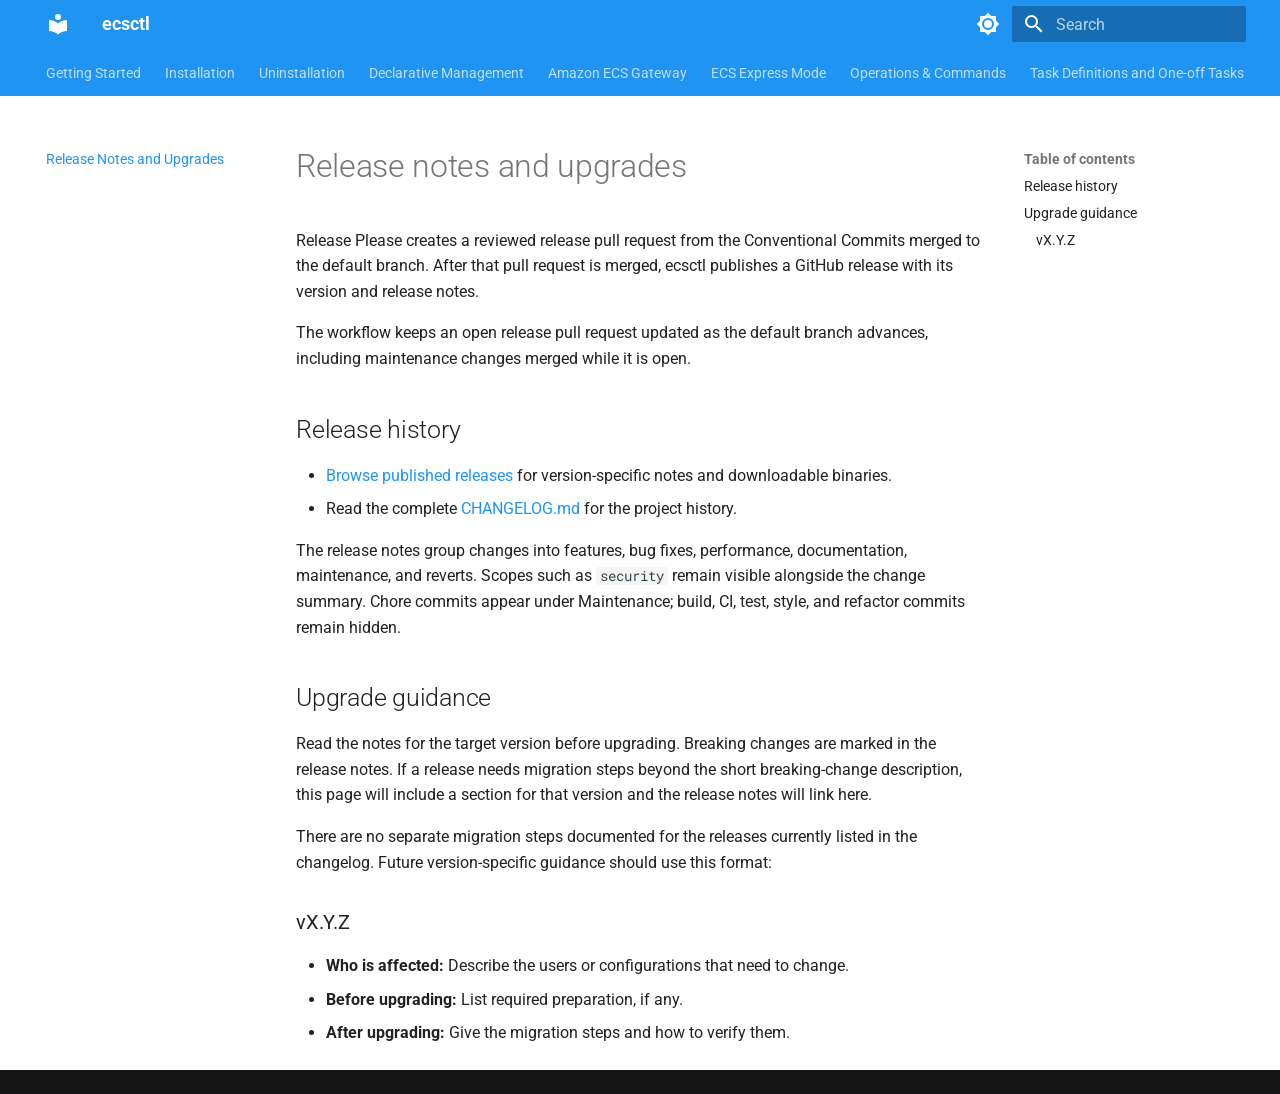
<file: releases/index.html>
<!doctype html>
<html lang="en" class="no-js">
  <head>
    
      <meta charset="utf-8">
      <meta name="viewport" content="width=device-width,initial-scale=1">
      
        <meta name="description" content="A CLI tool for managing Amazon ECS resources, inspired by eksctl.">
      
      
        <meta name="author" content="Roslaan001">
      
      
        <link rel="canonical" href="https://roslaan001.github.io/ecsctl/releases/">
      
      
        <link rel="prev" href="../reference/">
      
      
      
        
      
      
      <link rel="icon" href="../assets/images/favicon.png">
      <meta name="generator" content="mkdocs-1.6.1, mkdocs-material-9.8.1">
    
    
      
        <title>Release Notes and Upgrades - ecsctl</title>
      
    
    
      <link rel="stylesheet" href="../assets/stylesheets/main.57a0d79d.min.css">
      
        
        <link rel="stylesheet" href="../assets/stylesheets/palette.fb2fffe2.min.css">
      
      


    
    
      
    
    
      
        
        
        <link rel="preconnect" href="https://fonts.gstatic.com" crossorigin>
        <link rel="stylesheet" href="https://fonts.googleapis.com/css?family=Roboto:300,300i,400,400i,700,700i%7CRoboto+Mono:400,400i,700,700i&display=fallback">
        <style>:root{--md-text-font:"Roboto";--md-code-font:"Roboto Mono"}</style>
      
    
    
    <script>__md_scope=new URL("..",location),__md_hash=e=>[...e].reduce(((e,_)=>(e<<5)-e+_.charCodeAt(0)),0),__md_get=(e,_=localStorage,t=__md_scope)=>JSON.parse(_.getItem(t.pathname+"."+e)),__md_set=(e,_,t=localStorage,a=__md_scope)=>{try{t.setItem(a.pathname+"."+e,JSON.stringify(_))}catch(e){}}</script>
    
      

    
    
  </head>
  
  
    
    
      
    
    
    
    
    <body dir="ltr" data-md-color-scheme="default" data-md-color-primary="blue" data-md-color-accent="blue">
  
    
    <input class="md-toggle" data-md-toggle="drawer" type="checkbox" id="__drawer" autocomplete="off">
    <input class="md-toggle" data-md-toggle="search" type="checkbox" id="__search" autocomplete="off">
    <label class="md-overlay" for="__drawer"></label>
    <div data-md-component="skip">
      
        
        <a href="#release-notes-and-upgrades" class="md-skip">
          Skip to content
        </a>
      
    </div>
    <div data-md-component="announce">
      
    </div>
    
    
      

<header class="md-header" data-md-component="header">
  <nav class="md-header__inner md-grid" aria-label="Header">
    <a href=".." title="ecsctl" class="md-header__button md-logo" aria-label="ecsctl" data-md-component="logo">
      
  
  <svg xmlns="http://www.w3.org/2000/svg" viewBox="0 0 24 24"><path d="M12 8a3 3 0 0 0 3-3 3 3 0 0 0-3-3 3 3 0 0 0-3 3 3 3 0 0 0 3 3m0 3.54C9.64 9.35 6.5 8 3 8v11c3.5 0 6.64 1.35 9 3.54 2.36-2.19 5.5-3.54 9-3.54V8c-3.5 0-6.64 1.35-9 3.54"/></svg>

    </a>
    <label class="md-header__button md-icon" for="__drawer">
      
      <svg xmlns="http://www.w3.org/2000/svg" viewBox="0 0 24 24"><path d="M3 6h18v2H3zm0 5h18v2H3zm0 5h18v2H3z"/></svg>
    </label>
    <div class="md-header__title" data-md-component="header-title">
      <div class="md-header__ellipsis">
        <div class="md-header__topic">
          <span class="md-ellipsis">
            ecsctl
          </span>
        </div>
        <div class="md-header__topic" data-md-component="header-topic">
          <span class="md-ellipsis">
            
              Release Notes and Upgrades
            
          </span>
        </div>
      </div>
    </div>
    
      
        <form class="md-header__option" data-md-component="palette">
  
    
    
    
    <input class="md-option" data-md-color-media="(prefers-color-scheme: light)" data-md-color-scheme="default" data-md-color-primary="blue" data-md-color-accent="blue"  aria-label="Switch to dark mode"  type="radio" name="__palette" id="__palette_0">
    
      <label class="md-header__button md-icon" title="Switch to dark mode" for="__palette_1" hidden>
        <svg xmlns="http://www.w3.org/2000/svg" viewBox="0 0 24 24"><path d="M12 8a4 4 0 0 0-4 4 4 4 0 0 0 4 4 4 4 0 0 0 4-4 4 4 0 0 0-4-4m0 10a6 6 0 0 1-6-6 6 6 0 0 1 6-6 6 6 0 0 1 6 6 6 6 0 0 1-6 6m8-9.31V4h-4.69L12 .69 8.69 4H4v4.69L.69 12 4 15.31V20h4.69L12 23.31 15.31 20H20v-4.69L23.31 12z"/></svg>
      </label>
    
  
    
    
    
    <input class="md-option" data-md-color-media="(prefers-color-scheme: dark)" data-md-color-scheme="slate" data-md-color-primary="blue" data-md-color-accent="blue"  aria-label="Switch to light mode"  type="radio" name="__palette" id="__palette_1">
    
      <label class="md-header__button md-icon" title="Switch to light mode" for="__palette_0" hidden>
        <svg xmlns="http://www.w3.org/2000/svg" viewBox="0 0 24 24"><path d="M12 18c-.89 0-1.74-.2-2.5-.55C11.56 16.5 13 14.42 13 12s-1.44-4.5-3.5-5.45C10.26 6.2 11.11 6 12 6a6 6 0 0 1 6 6 6 6 0 0 1-6 6m8-9.31V4h-4.69L12 .69 8.69 4H4v4.69L.69 12 4 15.31V20h4.69L12 23.31 15.31 20H20v-4.69L23.31 12z"/></svg>
      </label>
    
  
</form>
      
    
    
      <script>var palette=__md_get("__palette");if(palette&&palette.color){if("(prefers-color-scheme)"===palette.color.media){var media=matchMedia("(prefers-color-scheme: light)"),input=document.querySelector(media.matches?"[data-md-color-media='(prefers-color-scheme: light)']":"[data-md-color-media='(prefers-color-scheme: dark)']");palette.color.media=input.getAttribute("data-md-color-media"),palette.color.scheme=input.getAttribute("data-md-color-scheme"),palette.color.primary=input.getAttribute("data-md-color-primary"),palette.color.accent=input.getAttribute("data-md-color-accent")}for(var[key,value]of Object.entries(palette.color))document.body.setAttribute("data-md-color-"+key,value)}</script>
    
    
    
      
      
        <label class="md-header__button md-icon" for="__search">
          
          <svg xmlns="http://www.w3.org/2000/svg" viewBox="0 0 24 24"><path d="M9.5 3A6.5 6.5 0 0 1 16 9.5c0 1.61-.59 3.09-1.56 4.23l.27.27h.79l5 5-1.5 1.5-5-5v-.79l-.27-.27A6.52 6.52 0 0 1 9.5 16 6.5 6.5 0 0 1 3 9.5 6.5 6.5 0 0 1 9.5 3m0 2C7 5 5 7 5 9.5S7 14 9.5 14 14 12 14 9.5 12 5 9.5 5"/></svg>
        </label>
        <div class="md-search" data-md-component="search" role="dialog">
  <label class="md-search__overlay" for="__search"></label>
  <div class="md-search__inner" role="search">
    <form class="md-search__form" name="search">
      <input type="text" class="md-search__input" name="query" aria-label="Search" placeholder="Search" autocapitalize="off" autocorrect="off" autocomplete="off" spellcheck="false" data-md-component="search-query" required>
      <label class="md-search__icon md-icon" for="__search">
        
        <svg xmlns="http://www.w3.org/2000/svg" viewBox="0 0 24 24"><path d="M9.5 3A6.5 6.5 0 0 1 16 9.5c0 1.61-.59 3.09-1.56 4.23l.27.27h.79l5 5-1.5 1.5-5-5v-.79l-.27-.27A6.52 6.52 0 0 1 9.5 16 6.5 6.5 0 0 1 3 9.5 6.5 6.5 0 0 1 9.5 3m0 2C7 5 5 7 5 9.5S7 14 9.5 14 14 12 14 9.5 12 5 9.5 5"/></svg>
        
        <svg xmlns="http://www.w3.org/2000/svg" viewBox="0 0 24 24"><path d="M20 11v2H8l5.5 5.5-1.42 1.42L4.16 12l7.92-7.92L13.5 5.5 8 11z"/></svg>
      </label>
      <nav class="md-search__options" aria-label="Search">
        
        <button type="reset" class="md-search__icon md-icon" title="Clear" aria-label="Clear" tabindex="-1">
          
          <svg xmlns="http://www.w3.org/2000/svg" viewBox="0 0 24 24"><path d="M19 6.41 17.59 5 12 10.59 6.41 5 5 6.41 10.59 12 5 17.59 6.41 19 12 13.41 17.59 19 19 17.59 13.41 12z"/></svg>
        </button>
      </nav>
      
        <div class="md-search__suggest" data-md-component="search-suggest"></div>
      
    </form>
    <div class="md-search__output">
      <div class="md-search__scrollwrap" tabindex="0" data-md-scrollfix>
        <div class="md-search-result" data-md-component="search-result">
          <div class="md-search-result__meta">
            Initializing search
          </div>
          <ol class="md-search-result__list" role="presentation"></ol>
        </div>
      </div>
    </div>
  </div>
</div>
      
    
    
  </nav>
  
</header>
    
    <div class="md-container" data-md-component="container">
      
      
        
          
            
<nav class="md-tabs" aria-label="Tabs" data-md-component="tabs">
  <div class="md-grid">
    <ul class="md-tabs__list">
      
        
  
  
  
  
    <li class="md-tabs__item">
      <a href=".." class="md-tabs__link">
        
  
  
    
  
  Getting Started

      </a>
    </li>
  

      
        
  
  
  
  
    <li class="md-tabs__item">
      <a href="../installation/" class="md-tabs__link">
        
  
  
    
  
  Installation

      </a>
    </li>
  

      
        
  
  
  
  
    <li class="md-tabs__item">
      <a href="../uninstallation/" class="md-tabs__link">
        
  
  
    
  
  Uninstallation

      </a>
    </li>
  

      
        
  
  
  
  
    <li class="md-tabs__item">
      <a href="../declarative/" class="md-tabs__link">
        
  
  
    
  
  Declarative Management

      </a>
    </li>
  

      
        
  
  
  
  
    <li class="md-tabs__item">
      <a href="../gateway/" class="md-tabs__link">
        
  
  
    
  
  Amazon ECS Gateway

      </a>
    </li>
  

      
        
  
  
  
  
    <li class="md-tabs__item">
      <a href="../express/" class="md-tabs__link">
        
  
  
    
  
  ECS Express Mode

      </a>
    </li>
  

      
        
  
  
  
  
    <li class="md-tabs__item">
      <a href="../commands/" class="md-tabs__link">
        
  
  
    
  
  Operations & Commands

      </a>
    </li>
  

      
        
  
  
  
  
    <li class="md-tabs__item">
      <a href="../tasks/" class="md-tabs__link">
        
  
  
    
  
  Task Definitions and One-off Tasks

      </a>
    </li>
  

      
        
  
  
  
  
    <li class="md-tabs__item">
      <a href="../inspection/" class="md-tabs__link">
        
  
  
    
  
  Resource Inspection

      </a>
    </li>
  

      
        
  
  
  
  
    <li class="md-tabs__item">
      <a href="../state/" class="md-tabs__link">
        
  
  
    
  
  Remote State

      </a>
    </li>
  

      
        
  
  
  
  
    <li class="md-tabs__item">
      <a href="../reference/" class="md-tabs__link">
        
  
  
    
  
  CLI Reference

      </a>
    </li>
  

      
        
  
  
  
    
  
  
    <li class="md-tabs__item md-tabs__item--active">
      <a href="./" class="md-tabs__link">
        
  
  
    
  
  Release Notes and Upgrades

      </a>
    </li>
  

      
    </ul>
  </div>
</nav>
          
        
      
      <main class="md-main" data-md-component="main">
        <div class="md-main__inner md-grid">
          
            
              
              <div class="md-sidebar md-sidebar--primary" data-md-component="sidebar" data-md-type="navigation" >
                <div class="md-sidebar__scrollwrap">
                  <div class="md-sidebar__inner">
                    


  


<nav class="md-nav md-nav--primary md-nav--lifted" aria-label="Navigation" data-md-level="0">
  <label class="md-nav__title" for="__drawer">
    <a href=".." title="ecsctl" class="md-nav__button md-logo" aria-label="ecsctl" data-md-component="logo">
      
  
  <svg xmlns="http://www.w3.org/2000/svg" viewBox="0 0 24 24"><path d="M12 8a3 3 0 0 0 3-3 3 3 0 0 0-3-3 3 3 0 0 0-3 3 3 3 0 0 0 3 3m0 3.54C9.64 9.35 6.5 8 3 8v11c3.5 0 6.64 1.35 9 3.54 2.36-2.19 5.5-3.54 9-3.54V8c-3.5 0-6.64 1.35-9 3.54"/></svg>

    </a>
    ecsctl
  </label>
  
  <ul class="md-nav__list" data-md-scrollfix>
    
      
      
  
  
  
  
    <li class="md-nav__item">
      <a href=".." class="md-nav__link">
        
  
  
  <span class="md-ellipsis">
    
  
    Getting Started
  

    
  </span>
  
  

      </a>
    </li>
  

    
      
      
  
  
  
  
    <li class="md-nav__item">
      <a href="../installation/" class="md-nav__link">
        
  
  
  <span class="md-ellipsis">
    
  
    Installation
  

    
  </span>
  
  

      </a>
    </li>
  

    
      
      
  
  
  
  
    <li class="md-nav__item">
      <a href="../uninstallation/" class="md-nav__link">
        
  
  
  <span class="md-ellipsis">
    
  
    Uninstallation
  

    
  </span>
  
  

      </a>
    </li>
  

    
      
      
  
  
  
  
    <li class="md-nav__item">
      <a href="../declarative/" class="md-nav__link">
        
  
  
  <span class="md-ellipsis">
    
  
    Declarative Management
  

    
  </span>
  
  

      </a>
    </li>
  

    
      
      
  
  
  
  
    <li class="md-nav__item">
      <a href="../gateway/" class="md-nav__link">
        
  
  
  <span class="md-ellipsis">
    
  
    Amazon ECS Gateway
  

    
  </span>
  
  

      </a>
    </li>
  

    
      
      
  
  
  
  
    <li class="md-nav__item">
      <a href="../express/" class="md-nav__link">
        
  
  
  <span class="md-ellipsis">
    
  
    ECS Express Mode
  

    
  </span>
  
  

      </a>
    </li>
  

    
      
      
  
  
  
  
    <li class="md-nav__item">
      <a href="../commands/" class="md-nav__link">
        
  
  
  <span class="md-ellipsis">
    
  
    Operations & Commands
  

    
  </span>
  
  

      </a>
    </li>
  

    
      
      
  
  
  
  
    <li class="md-nav__item">
      <a href="../tasks/" class="md-nav__link">
        
  
  
  <span class="md-ellipsis">
    
  
    Task Definitions and One-off Tasks
  

    
  </span>
  
  

      </a>
    </li>
  

    
      
      
  
  
  
  
    <li class="md-nav__item">
      <a href="../inspection/" class="md-nav__link">
        
  
  
  <span class="md-ellipsis">
    
  
    Resource Inspection
  

    
  </span>
  
  

      </a>
    </li>
  

    
      
      
  
  
  
  
    <li class="md-nav__item">
      <a href="../state/" class="md-nav__link">
        
  
  
  <span class="md-ellipsis">
    
  
    Remote State
  

    
  </span>
  
  

      </a>
    </li>
  

    
      
      
  
  
  
  
    <li class="md-nav__item">
      <a href="../reference/" class="md-nav__link">
        
  
  
  <span class="md-ellipsis">
    
  
    CLI Reference
  

    
  </span>
  
  

      </a>
    </li>
  

    
      
      
  
  
    
  
  
  
    <li class="md-nav__item md-nav__item--active">
      
      <input class="md-nav__toggle md-toggle" type="checkbox" id="__toc">
      
      
        
      
      
        <label class="md-nav__link md-nav__link--active" for="__toc">
          
  
  
  <span class="md-ellipsis">
    
  
    Release Notes and Upgrades
  

    
  </span>
  
  

          <span class="md-nav__icon md-icon"></span>
        </label>
      
      <a href="./" class="md-nav__link md-nav__link--active">
        
  
  
  <span class="md-ellipsis">
    
  
    Release Notes and Upgrades
  

    
  </span>
  
  

      </a>
      
        

<nav class="md-nav md-nav--secondary" aria-label="Table of contents">
  
  
  
    
  
  
    <label class="md-nav__title" for="__toc">
      <span class="md-nav__icon md-icon"></span>
      Table of contents
    </label>
    <ul class="md-nav__list" data-md-component="toc" data-md-scrollfix>
      
        <li class="md-nav__item">
  <a href="#release-history" class="md-nav__link">
    <span class="md-ellipsis">
      
        Release history
      
    </span>
  </a>
  
</li>
      
        <li class="md-nav__item">
  <a href="#upgrade-guidance" class="md-nav__link">
    <span class="md-ellipsis">
      
        Upgrade guidance
      
    </span>
  </a>
  
    <nav class="md-nav" aria-label="Upgrade guidance">
      <ul class="md-nav__list">
        
          <li class="md-nav__item">
  <a href="#vxyz" class="md-nav__link">
    <span class="md-ellipsis">
      
        vX.Y.Z
      
    </span>
  </a>
  
</li>
        
      </ul>
    </nav>
  
</li>
      
    </ul>
  
</nav>
      
    </li>
  

    
  </ul>
</nav>
                  </div>
                </div>
              </div>
            
            
              
              <div class="md-sidebar md-sidebar--secondary" data-md-component="sidebar" data-md-type="toc" >
                <div class="md-sidebar__scrollwrap">
                  <div class="md-sidebar__inner">
                    

<nav class="md-nav md-nav--secondary" aria-label="Table of contents">
  
  
  
    
  
  
    <label class="md-nav__title" for="__toc">
      <span class="md-nav__icon md-icon"></span>
      Table of contents
    </label>
    <ul class="md-nav__list" data-md-component="toc" data-md-scrollfix>
      
        <li class="md-nav__item">
  <a href="#release-history" class="md-nav__link">
    <span class="md-ellipsis">
      
        Release history
      
    </span>
  </a>
  
</li>
      
        <li class="md-nav__item">
  <a href="#upgrade-guidance" class="md-nav__link">
    <span class="md-ellipsis">
      
        Upgrade guidance
      
    </span>
  </a>
  
    <nav class="md-nav" aria-label="Upgrade guidance">
      <ul class="md-nav__list">
        
          <li class="md-nav__item">
  <a href="#vxyz" class="md-nav__link">
    <span class="md-ellipsis">
      
        vX.Y.Z
      
    </span>
  </a>
  
</li>
        
      </ul>
    </nav>
  
</li>
      
    </ul>
  
</nav>
                  </div>
                </div>
              </div>
            
          
          
            <div class="md-content" data-md-component="content">
              
              <article class="md-content__inner md-typeset">
                
                  



<h1 id="release-notes-and-upgrades">Release notes and upgrades</h1>
<p>Release Please creates a reviewed release pull request from the Conventional Commits merged to the default branch. After that pull request is merged, ecsctl publishes a GitHub release with its version and release notes.</p>
<p>The workflow keeps an open release pull request updated as the default branch advances, including maintenance changes merged while it is open.</p>
<h2 id="release-history">Release history</h2>
<ul>
<li><a href="https://github.com/Roslaan001/ecsctl/releases">Browse published releases</a> for version-specific notes and downloadable binaries.</li>
<li>Read the complete <a href="https://github.com/Roslaan001/ecsctl/blob/main/CHANGELOG.md">CHANGELOG.md</a> for the project history.</li>
</ul>
<p>The release notes group changes into features, bug fixes, performance, documentation, maintenance, and reverts. Scopes such as <code>security</code> remain visible alongside the change summary. Chore commits appear under Maintenance; build, CI, test, style, and refactor commits remain hidden.</p>
<h2 id="upgrade-guidance">Upgrade guidance</h2>
<p>Read the notes for the target version before upgrading. Breaking changes are marked in the release notes. If a release needs migration steps beyond the short breaking-change description, this page will include a section for that version and the release notes will link here.</p>
<p>There are no separate migration steps documented for the releases currently listed in the changelog. Future version-specific guidance should use this format:</p>
<h3 id="vxyz">vX.Y.Z</h3>
<ul>
<li><strong>Who is affected:</strong> Describe the users or configurations that need to change.</li>
<li><strong>Before upgrading:</strong> List required preparation, if any.</li>
<li><strong>After upgrading:</strong> Give the migration steps and how to verify them.</li>
</ul>












                
              </article>
            </div>
          
          
<script>var target=document.getElementById(location.hash.slice(1));target&&target.name&&(target.checked=target.name.startsWith("__tabbed_"))</script>
        </div>
        
          <button type="button" class="md-top md-icon" data-md-component="top" hidden>
  
  <svg xmlns="http://www.w3.org/2000/svg" viewBox="0 0 24 24"><path d="M13 20h-2V8l-5.5 5.5-1.42-1.42L12 4.16l7.92 7.92-1.42 1.42L13 8z"/></svg>
  Back to top
</button>
        
      </main>
      
        <footer class="md-footer">
  
  <div class="md-footer-meta md-typeset">
    <div class="md-footer-meta__inner md-grid">
      <div class="md-copyright">
  
  
</div>
      
    </div>
  </div>
</footer>
      
    </div>
    <div class="md-dialog" data-md-component="dialog">
      <div class="md-dialog__inner md-typeset"></div>
    </div>
    
    
    
      
      
      <script id="__config" type="application/json">{"annotate": null, "base": "..", "features": ["navigation.tabs", "navigation.sections", "navigation.top", "search.suggest", "search.highlight", "content.code.copy", "content.code.annotate"], "search": "../assets/javascripts/workers/search.a7633da7.min.js", "tags": null, "translations": {"clipboard.copied": "Copied to clipboard", "clipboard.copy": "Copy to clipboard", "search.result.more.one": "1 more on this page", "search.result.more.other": "# more on this page", "search.result.none": "No matching documents", "search.result.one": "1 matching document", "search.result.other": "# matching documents", "search.result.placeholder": "Type to start searching", "search.result.term.missing": "Missing", "select.version": "Select version"}, "version": null}</script>
    
    
      <script src="../assets/javascripts/bundle.a5f9d56c.min.js"></script>
      
    
  </body>
</html>
</file>
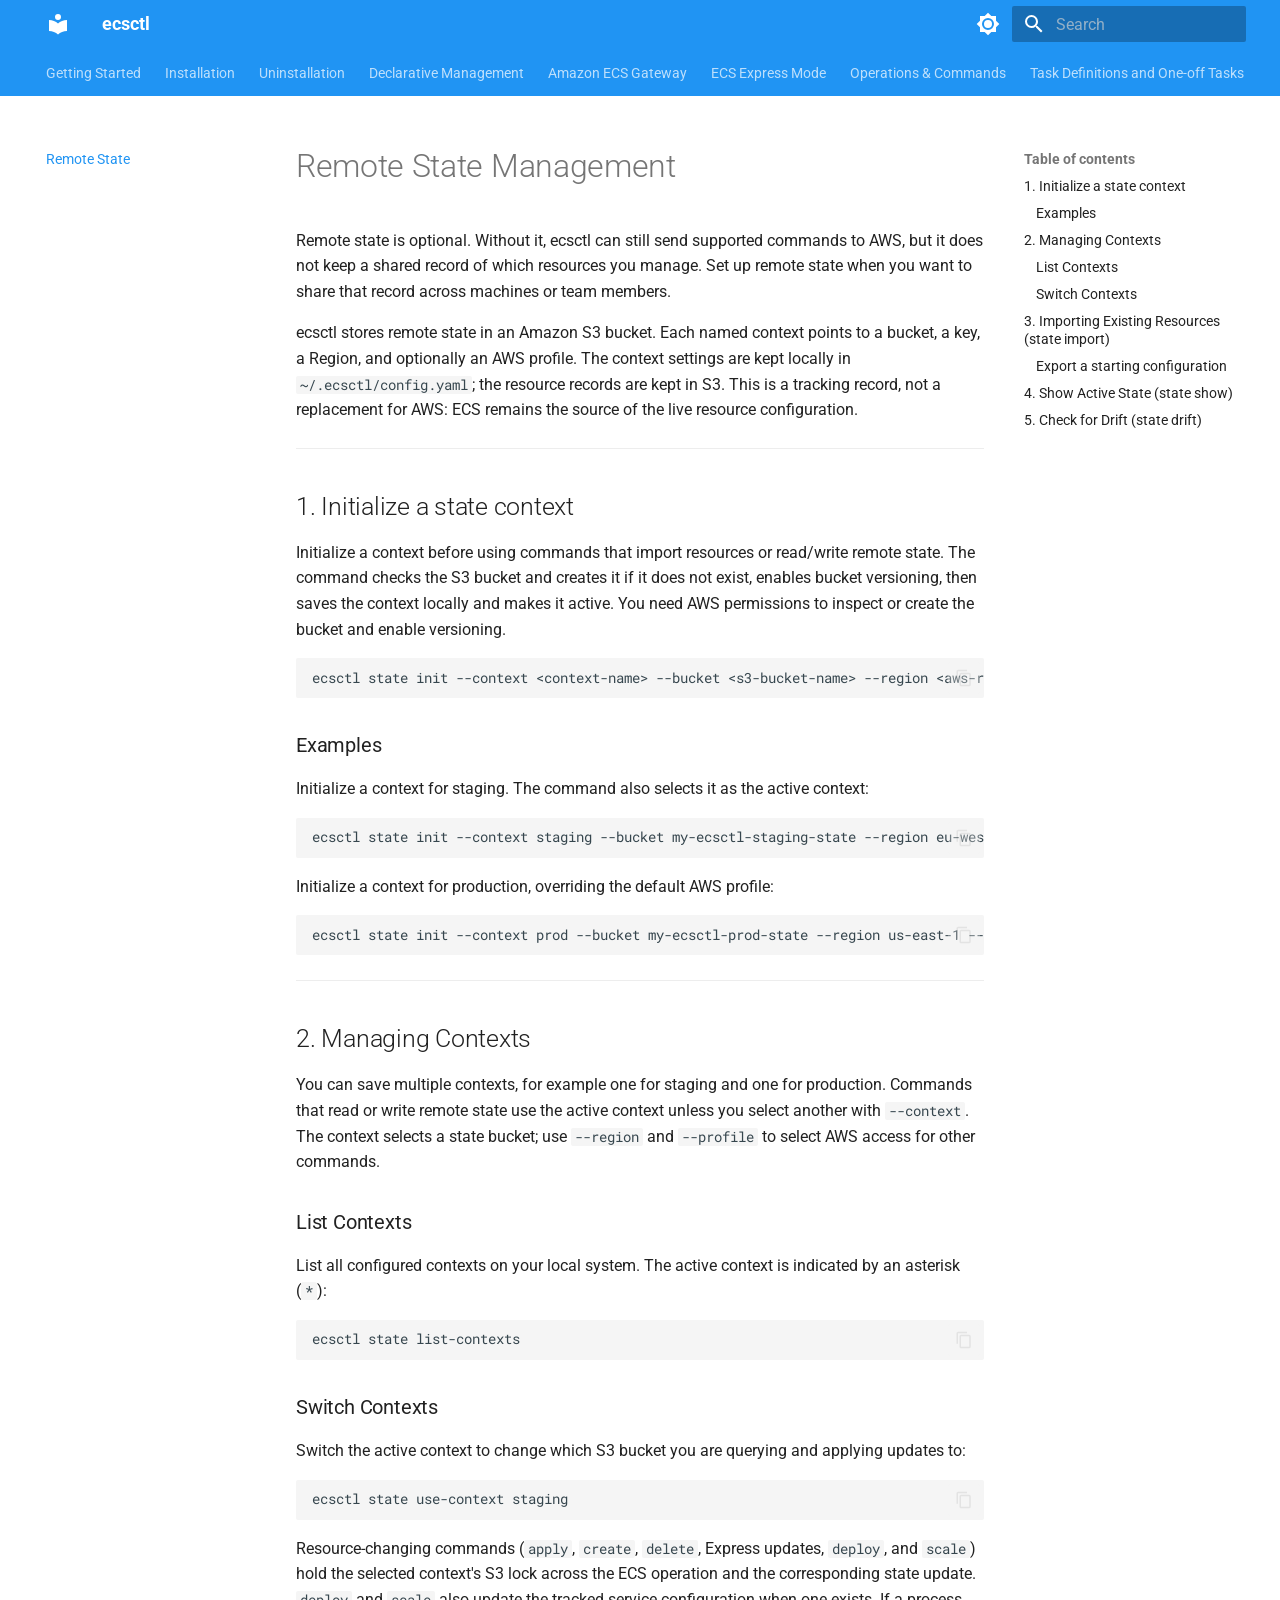
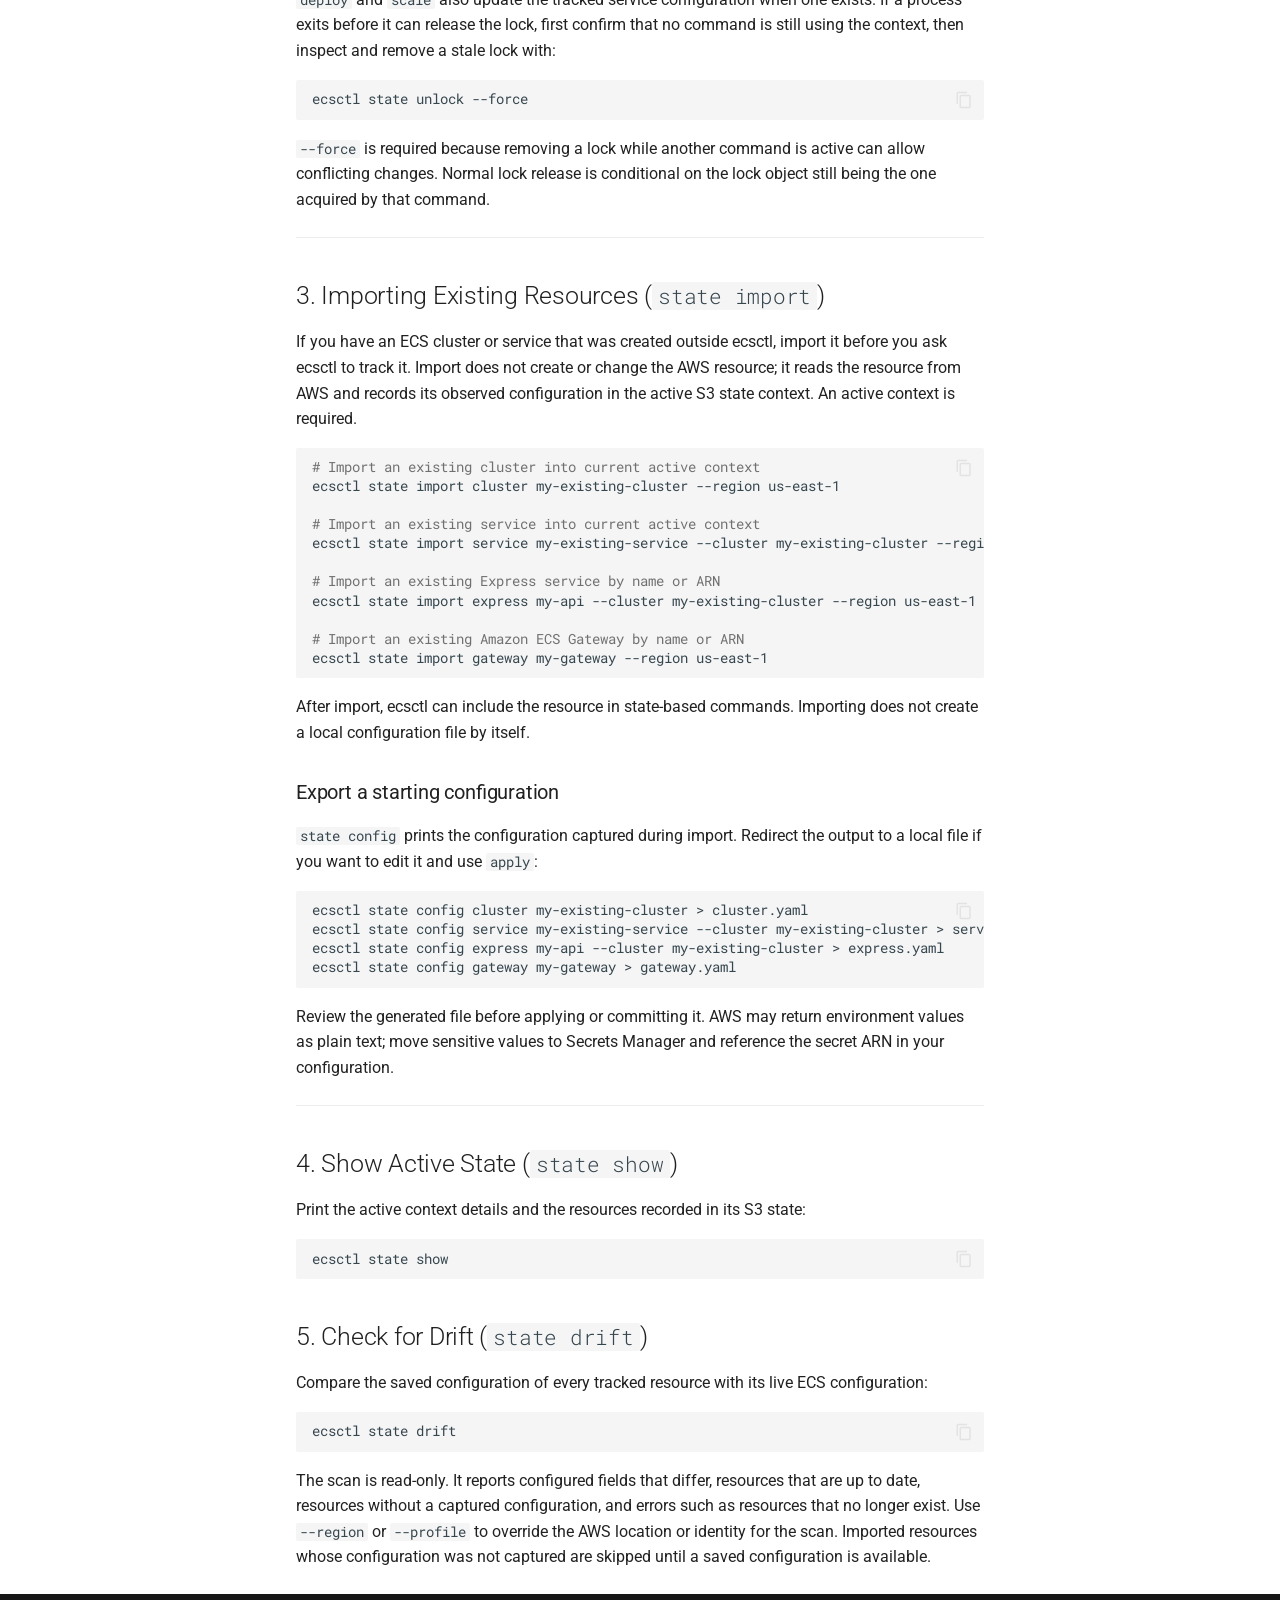
<file: state/index.html>
<!doctype html>
<html lang="en" class="no-js">
  <head>
    
      <meta charset="utf-8">
      <meta name="viewport" content="width=device-width,initial-scale=1">
      
        <meta name="description" content="A CLI tool for managing Amazon ECS resources, inspired by eksctl.">
      
      
        <meta name="author" content="Roslaan001">
      
      
        <link rel="canonical" href="https://roslaan001.github.io/ecsctl/state/">
      
      
        <link rel="prev" href="../inspection/">
      
      
        <link rel="next" href="../reference/">
      
      
        
      
      
      <link rel="icon" href="../assets/images/favicon.png">
      <meta name="generator" content="mkdocs-1.6.1, mkdocs-material-9.8.1">
    
    
      
        <title>Remote State - ecsctl</title>
      
    
    
      <link rel="stylesheet" href="../assets/stylesheets/main.57a0d79d.min.css">
      
        
        <link rel="stylesheet" href="../assets/stylesheets/palette.fb2fffe2.min.css">
      
      


    
    
      
    
    
      
        
        
        <link rel="preconnect" href="https://fonts.gstatic.com" crossorigin>
        <link rel="stylesheet" href="https://fonts.googleapis.com/css?family=Roboto:300,300i,400,400i,700,700i%7CRoboto+Mono:400,400i,700,700i&display=fallback">
        <style>:root{--md-text-font:"Roboto";--md-code-font:"Roboto Mono"}</style>
      
    
    
    <script>__md_scope=new URL("..",location),__md_hash=e=>[...e].reduce(((e,_)=>(e<<5)-e+_.charCodeAt(0)),0),__md_get=(e,_=localStorage,t=__md_scope)=>JSON.parse(_.getItem(t.pathname+"."+e)),__md_set=(e,_,t=localStorage,a=__md_scope)=>{try{t.setItem(a.pathname+"."+e,JSON.stringify(_))}catch(e){}}</script>
    
      

    
    
  </head>
  
  
    
    
      
    
    
    
    
    <body dir="ltr" data-md-color-scheme="default" data-md-color-primary="blue" data-md-color-accent="blue">
  
    
    <input class="md-toggle" data-md-toggle="drawer" type="checkbox" id="__drawer" autocomplete="off">
    <input class="md-toggle" data-md-toggle="search" type="checkbox" id="__search" autocomplete="off">
    <label class="md-overlay" for="__drawer"></label>
    <div data-md-component="skip">
      
        
        <a href="#remote-state-management" class="md-skip">
          Skip to content
        </a>
      
    </div>
    <div data-md-component="announce">
      
    </div>
    
    
      

<header class="md-header" data-md-component="header">
  <nav class="md-header__inner md-grid" aria-label="Header">
    <a href=".." title="ecsctl" class="md-header__button md-logo" aria-label="ecsctl" data-md-component="logo">
      
  
  <svg xmlns="http://www.w3.org/2000/svg" viewBox="0 0 24 24"><path d="M12 8a3 3 0 0 0 3-3 3 3 0 0 0-3-3 3 3 0 0 0-3 3 3 3 0 0 0 3 3m0 3.54C9.64 9.35 6.5 8 3 8v11c3.5 0 6.64 1.35 9 3.54 2.36-2.19 5.5-3.54 9-3.54V8c-3.5 0-6.64 1.35-9 3.54"/></svg>

    </a>
    <label class="md-header__button md-icon" for="__drawer">
      
      <svg xmlns="http://www.w3.org/2000/svg" viewBox="0 0 24 24"><path d="M3 6h18v2H3zm0 5h18v2H3zm0 5h18v2H3z"/></svg>
    </label>
    <div class="md-header__title" data-md-component="header-title">
      <div class="md-header__ellipsis">
        <div class="md-header__topic">
          <span class="md-ellipsis">
            ecsctl
          </span>
        </div>
        <div class="md-header__topic" data-md-component="header-topic">
          <span class="md-ellipsis">
            
              Remote State
            
          </span>
        </div>
      </div>
    </div>
    
      
        <form class="md-header__option" data-md-component="palette">
  
    
    
    
    <input class="md-option" data-md-color-media="(prefers-color-scheme: light)" data-md-color-scheme="default" data-md-color-primary="blue" data-md-color-accent="blue"  aria-label="Switch to dark mode"  type="radio" name="__palette" id="__palette_0">
    
      <label class="md-header__button md-icon" title="Switch to dark mode" for="__palette_1" hidden>
        <svg xmlns="http://www.w3.org/2000/svg" viewBox="0 0 24 24"><path d="M12 8a4 4 0 0 0-4 4 4 4 0 0 0 4 4 4 4 0 0 0 4-4 4 4 0 0 0-4-4m0 10a6 6 0 0 1-6-6 6 6 0 0 1 6-6 6 6 0 0 1 6 6 6 6 0 0 1-6 6m8-9.31V4h-4.69L12 .69 8.69 4H4v4.69L.69 12 4 15.31V20h4.69L12 23.31 15.31 20H20v-4.69L23.31 12z"/></svg>
      </label>
    
  
    
    
    
    <input class="md-option" data-md-color-media="(prefers-color-scheme: dark)" data-md-color-scheme="slate" data-md-color-primary="blue" data-md-color-accent="blue"  aria-label="Switch to light mode"  type="radio" name="__palette" id="__palette_1">
    
      <label class="md-header__button md-icon" title="Switch to light mode" for="__palette_0" hidden>
        <svg xmlns="http://www.w3.org/2000/svg" viewBox="0 0 24 24"><path d="M12 18c-.89 0-1.74-.2-2.5-.55C11.56 16.5 13 14.42 13 12s-1.44-4.5-3.5-5.45C10.26 6.2 11.11 6 12 6a6 6 0 0 1 6 6 6 6 0 0 1-6 6m8-9.31V4h-4.69L12 .69 8.69 4H4v4.69L.69 12 4 15.31V20h4.69L12 23.31 15.31 20H20v-4.69L23.31 12z"/></svg>
      </label>
    
  
</form>
      
    
    
      <script>var palette=__md_get("__palette");if(palette&&palette.color){if("(prefers-color-scheme)"===palette.color.media){var media=matchMedia("(prefers-color-scheme: light)"),input=document.querySelector(media.matches?"[data-md-color-media='(prefers-color-scheme: light)']":"[data-md-color-media='(prefers-color-scheme: dark)']");palette.color.media=input.getAttribute("data-md-color-media"),palette.color.scheme=input.getAttribute("data-md-color-scheme"),palette.color.primary=input.getAttribute("data-md-color-primary"),palette.color.accent=input.getAttribute("data-md-color-accent")}for(var[key,value]of Object.entries(palette.color))document.body.setAttribute("data-md-color-"+key,value)}</script>
    
    
    
      
      
        <label class="md-header__button md-icon" for="__search">
          
          <svg xmlns="http://www.w3.org/2000/svg" viewBox="0 0 24 24"><path d="M9.5 3A6.5 6.5 0 0 1 16 9.5c0 1.61-.59 3.09-1.56 4.23l.27.27h.79l5 5-1.5 1.5-5-5v-.79l-.27-.27A6.52 6.52 0 0 1 9.5 16 6.5 6.5 0 0 1 3 9.5 6.5 6.5 0 0 1 9.5 3m0 2C7 5 5 7 5 9.5S7 14 9.5 14 14 12 14 9.5 12 5 9.5 5"/></svg>
        </label>
        <div class="md-search" data-md-component="search" role="dialog">
  <label class="md-search__overlay" for="__search"></label>
  <div class="md-search__inner" role="search">
    <form class="md-search__form" name="search">
      <input type="text" class="md-search__input" name="query" aria-label="Search" placeholder="Search" autocapitalize="off" autocorrect="off" autocomplete="off" spellcheck="false" data-md-component="search-query" required>
      <label class="md-search__icon md-icon" for="__search">
        
        <svg xmlns="http://www.w3.org/2000/svg" viewBox="0 0 24 24"><path d="M9.5 3A6.5 6.5 0 0 1 16 9.5c0 1.61-.59 3.09-1.56 4.23l.27.27h.79l5 5-1.5 1.5-5-5v-.79l-.27-.27A6.52 6.52 0 0 1 9.5 16 6.5 6.5 0 0 1 3 9.5 6.5 6.5 0 0 1 9.5 3m0 2C7 5 5 7 5 9.5S7 14 9.5 14 14 12 14 9.5 12 5 9.5 5"/></svg>
        
        <svg xmlns="http://www.w3.org/2000/svg" viewBox="0 0 24 24"><path d="M20 11v2H8l5.5 5.5-1.42 1.42L4.16 12l7.92-7.92L13.5 5.5 8 11z"/></svg>
      </label>
      <nav class="md-search__options" aria-label="Search">
        
        <button type="reset" class="md-search__icon md-icon" title="Clear" aria-label="Clear" tabindex="-1">
          
          <svg xmlns="http://www.w3.org/2000/svg" viewBox="0 0 24 24"><path d="M19 6.41 17.59 5 12 10.59 6.41 5 5 6.41 10.59 12 5 17.59 6.41 19 12 13.41 17.59 19 19 17.59 13.41 12z"/></svg>
        </button>
      </nav>
      
        <div class="md-search__suggest" data-md-component="search-suggest"></div>
      
    </form>
    <div class="md-search__output">
      <div class="md-search__scrollwrap" tabindex="0" data-md-scrollfix>
        <div class="md-search-result" data-md-component="search-result">
          <div class="md-search-result__meta">
            Initializing search
          </div>
          <ol class="md-search-result__list" role="presentation"></ol>
        </div>
      </div>
    </div>
  </div>
</div>
      
    
    
  </nav>
  
</header>
    
    <div class="md-container" data-md-component="container">
      
      
        
          
            
<nav class="md-tabs" aria-label="Tabs" data-md-component="tabs">
  <div class="md-grid">
    <ul class="md-tabs__list">
      
        
  
  
  
  
    <li class="md-tabs__item">
      <a href=".." class="md-tabs__link">
        
  
  
    
  
  Getting Started

      </a>
    </li>
  

      
        
  
  
  
  
    <li class="md-tabs__item">
      <a href="../installation/" class="md-tabs__link">
        
  
  
    
  
  Installation

      </a>
    </li>
  

      
        
  
  
  
  
    <li class="md-tabs__item">
      <a href="../uninstallation/" class="md-tabs__link">
        
  
  
    
  
  Uninstallation

      </a>
    </li>
  

      
        
  
  
  
  
    <li class="md-tabs__item">
      <a href="../declarative/" class="md-tabs__link">
        
  
  
    
  
  Declarative Management

      </a>
    </li>
  

      
        
  
  
  
  
    <li class="md-tabs__item">
      <a href="../gateway/" class="md-tabs__link">
        
  
  
    
  
  Amazon ECS Gateway

      </a>
    </li>
  

      
        
  
  
  
  
    <li class="md-tabs__item">
      <a href="../express/" class="md-tabs__link">
        
  
  
    
  
  ECS Express Mode

      </a>
    </li>
  

      
        
  
  
  
  
    <li class="md-tabs__item">
      <a href="../commands/" class="md-tabs__link">
        
  
  
    
  
  Operations & Commands

      </a>
    </li>
  

      
        
  
  
  
  
    <li class="md-tabs__item">
      <a href="../tasks/" class="md-tabs__link">
        
  
  
    
  
  Task Definitions and One-off Tasks

      </a>
    </li>
  

      
        
  
  
  
  
    <li class="md-tabs__item">
      <a href="../inspection/" class="md-tabs__link">
        
  
  
    
  
  Resource Inspection

      </a>
    </li>
  

      
        
  
  
  
    
  
  
    <li class="md-tabs__item md-tabs__item--active">
      <a href="./" class="md-tabs__link">
        
  
  
    
  
  Remote State

      </a>
    </li>
  

      
        
  
  
  
  
    <li class="md-tabs__item">
      <a href="../reference/" class="md-tabs__link">
        
  
  
    
  
  CLI Reference

      </a>
    </li>
  

      
        
  
  
  
  
    <li class="md-tabs__item">
      <a href="../releases/" class="md-tabs__link">
        
  
  
    
  
  Release Notes and Upgrades

      </a>
    </li>
  

      
    </ul>
  </div>
</nav>
          
        
      
      <main class="md-main" data-md-component="main">
        <div class="md-main__inner md-grid">
          
            
              
              <div class="md-sidebar md-sidebar--primary" data-md-component="sidebar" data-md-type="navigation" >
                <div class="md-sidebar__scrollwrap">
                  <div class="md-sidebar__inner">
                    


  


<nav class="md-nav md-nav--primary md-nav--lifted" aria-label="Navigation" data-md-level="0">
  <label class="md-nav__title" for="__drawer">
    <a href=".." title="ecsctl" class="md-nav__button md-logo" aria-label="ecsctl" data-md-component="logo">
      
  
  <svg xmlns="http://www.w3.org/2000/svg" viewBox="0 0 24 24"><path d="M12 8a3 3 0 0 0 3-3 3 3 0 0 0-3-3 3 3 0 0 0-3 3 3 3 0 0 0 3 3m0 3.54C9.64 9.35 6.5 8 3 8v11c3.5 0 6.64 1.35 9 3.54 2.36-2.19 5.5-3.54 9-3.54V8c-3.5 0-6.64 1.35-9 3.54"/></svg>

    </a>
    ecsctl
  </label>
  
  <ul class="md-nav__list" data-md-scrollfix>
    
      
      
  
  
  
  
    <li class="md-nav__item">
      <a href=".." class="md-nav__link">
        
  
  
  <span class="md-ellipsis">
    
  
    Getting Started
  

    
  </span>
  
  

      </a>
    </li>
  

    
      
      
  
  
  
  
    <li class="md-nav__item">
      <a href="../installation/" class="md-nav__link">
        
  
  
  <span class="md-ellipsis">
    
  
    Installation
  

    
  </span>
  
  

      </a>
    </li>
  

    
      
      
  
  
  
  
    <li class="md-nav__item">
      <a href="../uninstallation/" class="md-nav__link">
        
  
  
  <span class="md-ellipsis">
    
  
    Uninstallation
  

    
  </span>
  
  

      </a>
    </li>
  

    
      
      
  
  
  
  
    <li class="md-nav__item">
      <a href="../declarative/" class="md-nav__link">
        
  
  
  <span class="md-ellipsis">
    
  
    Declarative Management
  

    
  </span>
  
  

      </a>
    </li>
  

    
      
      
  
  
  
  
    <li class="md-nav__item">
      <a href="../gateway/" class="md-nav__link">
        
  
  
  <span class="md-ellipsis">
    
  
    Amazon ECS Gateway
  

    
  </span>
  
  

      </a>
    </li>
  

    
      
      
  
  
  
  
    <li class="md-nav__item">
      <a href="../express/" class="md-nav__link">
        
  
  
  <span class="md-ellipsis">
    
  
    ECS Express Mode
  

    
  </span>
  
  

      </a>
    </li>
  

    
      
      
  
  
  
  
    <li class="md-nav__item">
      <a href="../commands/" class="md-nav__link">
        
  
  
  <span class="md-ellipsis">
    
  
    Operations & Commands
  

    
  </span>
  
  

      </a>
    </li>
  

    
      
      
  
  
  
  
    <li class="md-nav__item">
      <a href="../tasks/" class="md-nav__link">
        
  
  
  <span class="md-ellipsis">
    
  
    Task Definitions and One-off Tasks
  

    
  </span>
  
  

      </a>
    </li>
  

    
      
      
  
  
  
  
    <li class="md-nav__item">
      <a href="../inspection/" class="md-nav__link">
        
  
  
  <span class="md-ellipsis">
    
  
    Resource Inspection
  

    
  </span>
  
  

      </a>
    </li>
  

    
      
      
  
  
    
  
  
  
    <li class="md-nav__item md-nav__item--active">
      
      <input class="md-nav__toggle md-toggle" type="checkbox" id="__toc">
      
      
        
      
      
        <label class="md-nav__link md-nav__link--active" for="__toc">
          
  
  
  <span class="md-ellipsis">
    
  
    Remote State
  

    
  </span>
  
  

          <span class="md-nav__icon md-icon"></span>
        </label>
      
      <a href="./" class="md-nav__link md-nav__link--active">
        
  
  
  <span class="md-ellipsis">
    
  
    Remote State
  

    
  </span>
  
  

      </a>
      
        

<nav class="md-nav md-nav--secondary" aria-label="Table of contents">
  
  
  
    
  
  
    <label class="md-nav__title" for="__toc">
      <span class="md-nav__icon md-icon"></span>
      Table of contents
    </label>
    <ul class="md-nav__list" data-md-component="toc" data-md-scrollfix>
      
        <li class="md-nav__item">
  <a href="#1-initialize-a-state-context" class="md-nav__link">
    <span class="md-ellipsis">
      
        1. Initialize a state context
      
    </span>
  </a>
  
    <nav class="md-nav" aria-label="1. Initialize a state context">
      <ul class="md-nav__list">
        
          <li class="md-nav__item">
  <a href="#examples" class="md-nav__link">
    <span class="md-ellipsis">
      
        Examples
      
    </span>
  </a>
  
</li>
        
      </ul>
    </nav>
  
</li>
      
        <li class="md-nav__item">
  <a href="#2-managing-contexts" class="md-nav__link">
    <span class="md-ellipsis">
      
        2. Managing Contexts
      
    </span>
  </a>
  
    <nav class="md-nav" aria-label="2. Managing Contexts">
      <ul class="md-nav__list">
        
          <li class="md-nav__item">
  <a href="#list-contexts" class="md-nav__link">
    <span class="md-ellipsis">
      
        List Contexts
      
    </span>
  </a>
  
</li>
        
          <li class="md-nav__item">
  <a href="#switch-contexts" class="md-nav__link">
    <span class="md-ellipsis">
      
        Switch Contexts
      
    </span>
  </a>
  
</li>
        
      </ul>
    </nav>
  
</li>
      
        <li class="md-nav__item">
  <a href="#3-importing-existing-resources-state-import" class="md-nav__link">
    <span class="md-ellipsis">
      
        3. Importing Existing Resources (state import)
      
    </span>
  </a>
  
    <nav class="md-nav" aria-label="3. Importing Existing Resources (state import)">
      <ul class="md-nav__list">
        
          <li class="md-nav__item">
  <a href="#export-a-starting-configuration" class="md-nav__link">
    <span class="md-ellipsis">
      
        Export a starting configuration
      
    </span>
  </a>
  
</li>
        
      </ul>
    </nav>
  
</li>
      
        <li class="md-nav__item">
  <a href="#4-show-active-state-state-show" class="md-nav__link">
    <span class="md-ellipsis">
      
        4. Show Active State (state show)
      
    </span>
  </a>
  
</li>
      
        <li class="md-nav__item">
  <a href="#5-check-for-drift-state-drift" class="md-nav__link">
    <span class="md-ellipsis">
      
        5. Check for Drift (state drift)
      
    </span>
  </a>
  
</li>
      
    </ul>
  
</nav>
      
    </li>
  

    
      
      
  
  
  
  
    <li class="md-nav__item">
      <a href="../reference/" class="md-nav__link">
        
  
  
  <span class="md-ellipsis">
    
  
    CLI Reference
  

    
  </span>
  
  

      </a>
    </li>
  

    
      
      
  
  
  
  
    <li class="md-nav__item">
      <a href="../releases/" class="md-nav__link">
        
  
  
  <span class="md-ellipsis">
    
  
    Release Notes and Upgrades
  

    
  </span>
  
  

      </a>
    </li>
  

    
  </ul>
</nav>
                  </div>
                </div>
              </div>
            
            
              
              <div class="md-sidebar md-sidebar--secondary" data-md-component="sidebar" data-md-type="toc" >
                <div class="md-sidebar__scrollwrap">
                  <div class="md-sidebar__inner">
                    

<nav class="md-nav md-nav--secondary" aria-label="Table of contents">
  
  
  
    
  
  
    <label class="md-nav__title" for="__toc">
      <span class="md-nav__icon md-icon"></span>
      Table of contents
    </label>
    <ul class="md-nav__list" data-md-component="toc" data-md-scrollfix>
      
        <li class="md-nav__item">
  <a href="#1-initialize-a-state-context" class="md-nav__link">
    <span class="md-ellipsis">
      
        1. Initialize a state context
      
    </span>
  </a>
  
    <nav class="md-nav" aria-label="1. Initialize a state context">
      <ul class="md-nav__list">
        
          <li class="md-nav__item">
  <a href="#examples" class="md-nav__link">
    <span class="md-ellipsis">
      
        Examples
      
    </span>
  </a>
  
</li>
        
      </ul>
    </nav>
  
</li>
      
        <li class="md-nav__item">
  <a href="#2-managing-contexts" class="md-nav__link">
    <span class="md-ellipsis">
      
        2. Managing Contexts
      
    </span>
  </a>
  
    <nav class="md-nav" aria-label="2. Managing Contexts">
      <ul class="md-nav__list">
        
          <li class="md-nav__item">
  <a href="#list-contexts" class="md-nav__link">
    <span class="md-ellipsis">
      
        List Contexts
      
    </span>
  </a>
  
</li>
        
          <li class="md-nav__item">
  <a href="#switch-contexts" class="md-nav__link">
    <span class="md-ellipsis">
      
        Switch Contexts
      
    </span>
  </a>
  
</li>
        
      </ul>
    </nav>
  
</li>
      
        <li class="md-nav__item">
  <a href="#3-importing-existing-resources-state-import" class="md-nav__link">
    <span class="md-ellipsis">
      
        3. Importing Existing Resources (state import)
      
    </span>
  </a>
  
    <nav class="md-nav" aria-label="3. Importing Existing Resources (state import)">
      <ul class="md-nav__list">
        
          <li class="md-nav__item">
  <a href="#export-a-starting-configuration" class="md-nav__link">
    <span class="md-ellipsis">
      
        Export a starting configuration
      
    </span>
  </a>
  
</li>
        
      </ul>
    </nav>
  
</li>
      
        <li class="md-nav__item">
  <a href="#4-show-active-state-state-show" class="md-nav__link">
    <span class="md-ellipsis">
      
        4. Show Active State (state show)
      
    </span>
  </a>
  
</li>
      
        <li class="md-nav__item">
  <a href="#5-check-for-drift-state-drift" class="md-nav__link">
    <span class="md-ellipsis">
      
        5. Check for Drift (state drift)
      
    </span>
  </a>
  
</li>
      
    </ul>
  
</nav>
                  </div>
                </div>
              </div>
            
          
          
            <div class="md-content" data-md-component="content">
              
              <article class="md-content__inner md-typeset">
                
                  



<h1 id="remote-state-management">Remote State Management</h1>
<p>Remote state is optional. Without it, ecsctl can still send supported commands to AWS, but it does not keep a shared record of which resources you manage. Set up remote state when you want to share that record across machines or team members.</p>
<p>ecsctl stores remote state in an Amazon S3 bucket. Each named context points to a bucket, a key, a Region, and optionally an AWS profile. The context settings are kept locally in <code>~/.ecsctl/config.yaml</code>; the resource records are kept in S3. This is a tracking record, not a replacement for AWS: ECS remains the source of the live resource configuration.</p>
<hr />
<h2 id="1-initialize-a-state-context">1. Initialize a state context</h2>
<p>Initialize a context before using commands that import resources or read/write remote state. The command checks the S3 bucket and creates it if it does not exist, enables bucket versioning, then saves the context locally and makes it active. You need AWS permissions to inspect or create the bucket and enable versioning.</p>
<div class="language-bash highlight"><pre><span></span><code><span id="__span-0-1"><a id="__codelineno-0-1" name="__codelineno-0-1" href="#__codelineno-0-1"></a>ecsctl<span class="w"> </span>state<span class="w"> </span>init<span class="w"> </span>--context<span class="w"> </span>&lt;context-name&gt;<span class="w"> </span>--bucket<span class="w"> </span>&lt;s3-bucket-name&gt;<span class="w"> </span>--region<span class="w"> </span>&lt;aws-region&gt;<span class="w"> </span><span class="o">[</span>flags<span class="o">]</span>
</span></code></pre></div>
<h3 id="examples">Examples</h3>
<p>Initialize a context for staging. The command also selects it as the active context:
<div class="language-bash highlight"><pre><span></span><code><span id="__span-1-1"><a id="__codelineno-1-1" name="__codelineno-1-1" href="#__codelineno-1-1"></a>ecsctl<span class="w"> </span>state<span class="w"> </span>init<span class="w"> </span>--context<span class="w"> </span>staging<span class="w"> </span>--bucket<span class="w"> </span>my-ecsctl-staging-state<span class="w"> </span>--region<span class="w"> </span>eu-west-1
</span></code></pre></div></p>
<p>Initialize a context for production, overriding the default AWS profile:
<div class="language-bash highlight"><pre><span></span><code><span id="__span-2-1"><a id="__codelineno-2-1" name="__codelineno-2-1" href="#__codelineno-2-1"></a>ecsctl<span class="w"> </span>state<span class="w"> </span>init<span class="w"> </span>--context<span class="w"> </span>prod<span class="w"> </span>--bucket<span class="w"> </span>my-ecsctl-prod-state<span class="w"> </span>--region<span class="w"> </span>us-east-1<span class="w"> </span>--profile<span class="w"> </span>prod-profile
</span></code></pre></div></p>
<hr />
<h2 id="2-managing-contexts">2. Managing Contexts</h2>
<p>You can save multiple contexts, for example one for staging and one for production. Commands that read or write remote state use the active context unless you select another with <code>--context</code>. The context selects a state bucket; use <code>--region</code> and <code>--profile</code> to select AWS access for other commands.</p>
<h3 id="list-contexts">List Contexts</h3>
<p>List all configured contexts on your local system. The active context is indicated by an asterisk (<code>*</code>):</p>
<div class="language-bash highlight"><pre><span></span><code><span id="__span-3-1"><a id="__codelineno-3-1" name="__codelineno-3-1" href="#__codelineno-3-1"></a>ecsctl<span class="w"> </span>state<span class="w"> </span>list-contexts
</span></code></pre></div>
<h3 id="switch-contexts">Switch Contexts</h3>
<p>Switch the active context to change which S3 bucket you are querying and applying updates to:</p>
<div class="language-bash highlight"><pre><span></span><code><span id="__span-4-1"><a id="__codelineno-4-1" name="__codelineno-4-1" href="#__codelineno-4-1"></a>ecsctl<span class="w"> </span>state<span class="w"> </span>use-context<span class="w"> </span>staging
</span></code></pre></div>
<p>Resource-changing commands (<code>apply</code>, <code>create</code>, <code>delete</code>, Express updates, <code>deploy</code>, and <code>scale</code>) hold the selected context's S3 lock across the ECS operation and the corresponding state update. <code>deploy</code> and <code>scale</code> also update the tracked service configuration when one exists. If a process exits before it can release the lock, first confirm that no command is still using the context, then inspect and remove a stale lock with:</p>
<div class="language-bash highlight"><pre><span></span><code><span id="__span-5-1"><a id="__codelineno-5-1" name="__codelineno-5-1" href="#__codelineno-5-1"></a>ecsctl<span class="w"> </span>state<span class="w"> </span>unlock<span class="w"> </span>--force
</span></code></pre></div>
<p><code>--force</code> is required because removing a lock while another command is active can allow conflicting changes. Normal lock release is conditional on the lock object still being the one acquired by that command.</p>
<hr />
<h2 id="3-importing-existing-resources-state-import">3. Importing Existing Resources (<code>state import</code>)</h2>
<p>If you have an ECS cluster or service that was created outside ecsctl, import it before you ask ecsctl to track it. Import does not create or change the AWS resource; it reads the resource from AWS and records its observed configuration in the active S3 state context. An active context is required.</p>
<div class="language-bash highlight"><pre><span></span><code><span id="__span-6-1"><a id="__codelineno-6-1" name="__codelineno-6-1" href="#__codelineno-6-1"></a><span class="c1"># Import an existing cluster into current active context</span>
</span><span id="__span-6-2"><a id="__codelineno-6-2" name="__codelineno-6-2" href="#__codelineno-6-2"></a>ecsctl<span class="w"> </span>state<span class="w"> </span>import<span class="w"> </span>cluster<span class="w"> </span>my-existing-cluster<span class="w"> </span>--region<span class="w"> </span>us-east-1
</span><span id="__span-6-3"><a id="__codelineno-6-3" name="__codelineno-6-3" href="#__codelineno-6-3"></a>
</span><span id="__span-6-4"><a id="__codelineno-6-4" name="__codelineno-6-4" href="#__codelineno-6-4"></a><span class="c1"># Import an existing service into current active context</span>
</span><span id="__span-6-5"><a id="__codelineno-6-5" name="__codelineno-6-5" href="#__codelineno-6-5"></a>ecsctl<span class="w"> </span>state<span class="w"> </span>import<span class="w"> </span>service<span class="w"> </span>my-existing-service<span class="w"> </span>--cluster<span class="w"> </span>my-existing-cluster<span class="w"> </span>--region<span class="w"> </span>us-east-1
</span><span id="__span-6-6"><a id="__codelineno-6-6" name="__codelineno-6-6" href="#__codelineno-6-6"></a>
</span><span id="__span-6-7"><a id="__codelineno-6-7" name="__codelineno-6-7" href="#__codelineno-6-7"></a><span class="c1"># Import an existing Express service by name or ARN</span>
</span><span id="__span-6-8"><a id="__codelineno-6-8" name="__codelineno-6-8" href="#__codelineno-6-8"></a>ecsctl<span class="w"> </span>state<span class="w"> </span>import<span class="w"> </span>express<span class="w"> </span>my-api<span class="w"> </span>--cluster<span class="w"> </span>my-existing-cluster<span class="w"> </span>--region<span class="w"> </span>us-east-1
</span><span id="__span-6-9"><a id="__codelineno-6-9" name="__codelineno-6-9" href="#__codelineno-6-9"></a>
</span><span id="__span-6-10"><a id="__codelineno-6-10" name="__codelineno-6-10" href="#__codelineno-6-10"></a><span class="c1"># Import an existing Amazon ECS Gateway by name or ARN</span>
</span><span id="__span-6-11"><a id="__codelineno-6-11" name="__codelineno-6-11" href="#__codelineno-6-11"></a>ecsctl<span class="w"> </span>state<span class="w"> </span>import<span class="w"> </span>gateway<span class="w"> </span>my-gateway<span class="w"> </span>--region<span class="w"> </span>us-east-1
</span></code></pre></div>
<p>After import, ecsctl can include the resource in state-based commands. Importing does not create a local configuration file by itself.</p>
<h3 id="export-a-starting-configuration">Export a starting configuration</h3>
<p><code>state config</code> prints the configuration captured during import. Redirect the output to a local file if you want to edit it and use <code>apply</code>:</p>
<div class="language-bash highlight"><pre><span></span><code><span id="__span-7-1"><a id="__codelineno-7-1" name="__codelineno-7-1" href="#__codelineno-7-1"></a>ecsctl<span class="w"> </span>state<span class="w"> </span>config<span class="w"> </span>cluster<span class="w"> </span>my-existing-cluster<span class="w"> </span>&gt;<span class="w"> </span>cluster.yaml
</span><span id="__span-7-2"><a id="__codelineno-7-2" name="__codelineno-7-2" href="#__codelineno-7-2"></a>ecsctl<span class="w"> </span>state<span class="w"> </span>config<span class="w"> </span>service<span class="w"> </span>my-existing-service<span class="w"> </span>--cluster<span class="w"> </span>my-existing-cluster<span class="w"> </span>&gt;<span class="w"> </span>service.yaml
</span><span id="__span-7-3"><a id="__codelineno-7-3" name="__codelineno-7-3" href="#__codelineno-7-3"></a>ecsctl<span class="w"> </span>state<span class="w"> </span>config<span class="w"> </span>express<span class="w"> </span>my-api<span class="w"> </span>--cluster<span class="w"> </span>my-existing-cluster<span class="w"> </span>&gt;<span class="w"> </span>express.yaml
</span><span id="__span-7-4"><a id="__codelineno-7-4" name="__codelineno-7-4" href="#__codelineno-7-4"></a>ecsctl<span class="w"> </span>state<span class="w"> </span>config<span class="w"> </span>gateway<span class="w"> </span>my-gateway<span class="w"> </span>&gt;<span class="w"> </span>gateway.yaml
</span></code></pre></div>
<p>Review the generated file before applying or committing it. AWS may return environment values as plain text; move sensitive values to Secrets Manager and reference the secret ARN in your configuration.</p>
<hr />
<h2 id="4-show-active-state-state-show">4. Show Active State (<code>state show</code>)</h2>
<p>Print the active context details and the resources recorded in its S3 state:</p>
<div class="language-bash highlight"><pre><span></span><code><span id="__span-8-1"><a id="__codelineno-8-1" name="__codelineno-8-1" href="#__codelineno-8-1"></a>ecsctl<span class="w"> </span>state<span class="w"> </span>show
</span></code></pre></div>
<h2 id="5-check-for-drift-state-drift">5. Check for Drift (<code>state drift</code>)</h2>
<p>Compare the saved configuration of every tracked resource with its live ECS configuration:</p>
<div class="language-bash highlight"><pre><span></span><code><span id="__span-9-1"><a id="__codelineno-9-1" name="__codelineno-9-1" href="#__codelineno-9-1"></a>ecsctl<span class="w"> </span>state<span class="w"> </span>drift
</span></code></pre></div>
<p>The scan is read-only. It reports configured fields that differ, resources that are up to date, resources without a captured configuration, and errors such as resources that no longer exist. Use <code>--region</code> or <code>--profile</code> to override the AWS location or identity for the scan. Imported resources whose configuration was not captured are skipped until a saved configuration is available.</p>












                
              </article>
            </div>
          
          
<script>var target=document.getElementById(location.hash.slice(1));target&&target.name&&(target.checked=target.name.startsWith("__tabbed_"))</script>
        </div>
        
          <button type="button" class="md-top md-icon" data-md-component="top" hidden>
  
  <svg xmlns="http://www.w3.org/2000/svg" viewBox="0 0 24 24"><path d="M13 20h-2V8l-5.5 5.5-1.42-1.42L12 4.16l7.92 7.92-1.42 1.42L13 8z"/></svg>
  Back to top
</button>
        
      </main>
      
        <footer class="md-footer">
  
  <div class="md-footer-meta md-typeset">
    <div class="md-footer-meta__inner md-grid">
      <div class="md-copyright">
  
  
</div>
      
    </div>
  </div>
</footer>
      
    </div>
    <div class="md-dialog" data-md-component="dialog">
      <div class="md-dialog__inner md-typeset"></div>
    </div>
    
    
    
      
      
      <script id="__config" type="application/json">{"annotate": null, "base": "..", "features": ["navigation.tabs", "navigation.sections", "navigation.top", "search.suggest", "search.highlight", "content.code.copy", "content.code.annotate"], "search": "../assets/javascripts/workers/search.a7633da7.min.js", "tags": null, "translations": {"clipboard.copied": "Copied to clipboard", "clipboard.copy": "Copy to clipboard", "search.result.more.one": "1 more on this page", "search.result.more.other": "# more on this page", "search.result.none": "No matching documents", "search.result.one": "1 matching document", "search.result.other": "# matching documents", "search.result.placeholder": "Type to start searching", "search.result.term.missing": "Missing", "select.version": "Select version"}, "version": null}</script>
    
    
      <script src="../assets/javascripts/bundle.a5f9d56c.min.js"></script>
      
    
  </body>
</html>
</file>
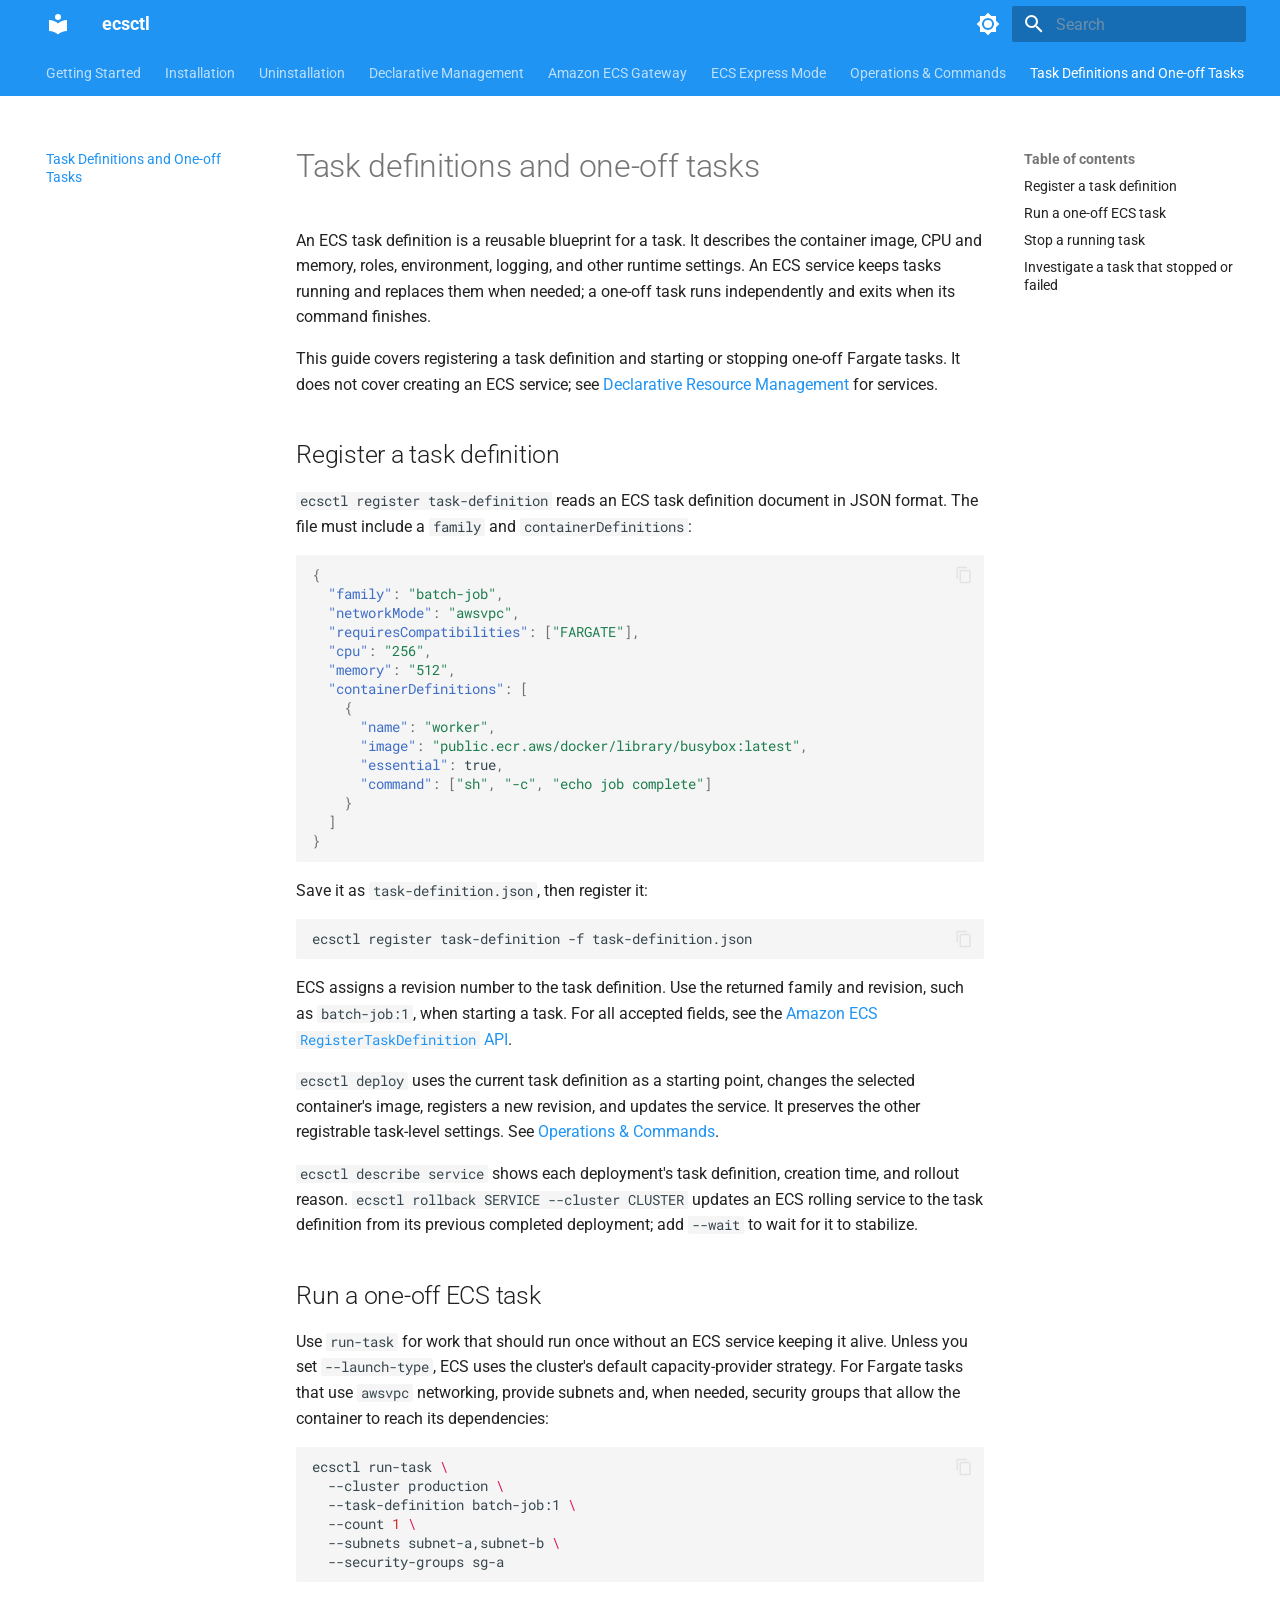
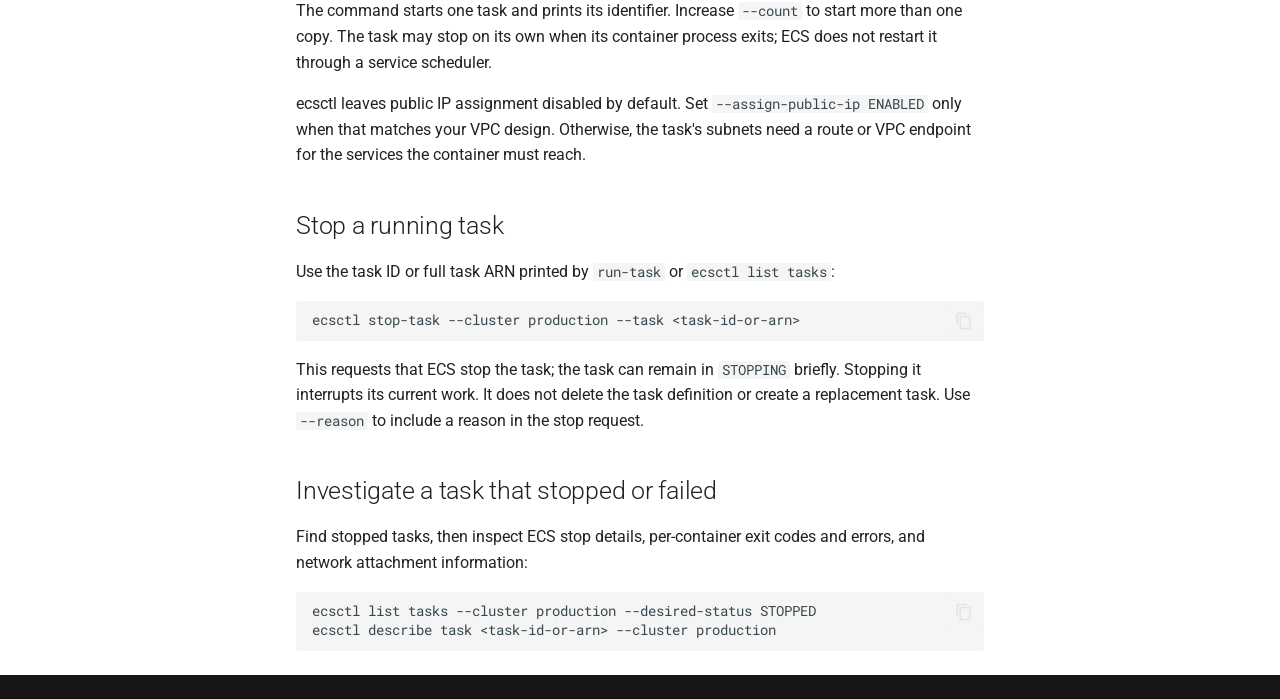
<file: tasks/index.html>
<!doctype html>
<html lang="en" class="no-js">
  <head>
    
      <meta charset="utf-8">
      <meta name="viewport" content="width=device-width,initial-scale=1">
      
        <meta name="description" content="A CLI tool for managing Amazon ECS resources, inspired by eksctl.">
      
      
        <meta name="author" content="Roslaan001">
      
      
        <link rel="canonical" href="https://roslaan001.github.io/ecsctl/tasks/">
      
      
        <link rel="prev" href="../commands/">
      
      
        <link rel="next" href="../inspection/">
      
      
        
      
      
      <link rel="icon" href="../assets/images/favicon.png">
      <meta name="generator" content="mkdocs-1.6.1, mkdocs-material-9.8.1">
    
    
      
        <title>Task Definitions and One-off Tasks - ecsctl</title>
      
    
    
      <link rel="stylesheet" href="../assets/stylesheets/main.57a0d79d.min.css">
      
        
        <link rel="stylesheet" href="../assets/stylesheets/palette.fb2fffe2.min.css">
      
      


    
    
      
    
    
      
        
        
        <link rel="preconnect" href="https://fonts.gstatic.com" crossorigin>
        <link rel="stylesheet" href="https://fonts.googleapis.com/css?family=Roboto:300,300i,400,400i,700,700i%7CRoboto+Mono:400,400i,700,700i&display=fallback">
        <style>:root{--md-text-font:"Roboto";--md-code-font:"Roboto Mono"}</style>
      
    
    
    <script>__md_scope=new URL("..",location),__md_hash=e=>[...e].reduce(((e,_)=>(e<<5)-e+_.charCodeAt(0)),0),__md_get=(e,_=localStorage,t=__md_scope)=>JSON.parse(_.getItem(t.pathname+"."+e)),__md_set=(e,_,t=localStorage,a=__md_scope)=>{try{t.setItem(a.pathname+"."+e,JSON.stringify(_))}catch(e){}}</script>
    
      

    
    
  </head>
  
  
    
    
      
    
    
    
    
    <body dir="ltr" data-md-color-scheme="default" data-md-color-primary="blue" data-md-color-accent="blue">
  
    
    <input class="md-toggle" data-md-toggle="drawer" type="checkbox" id="__drawer" autocomplete="off">
    <input class="md-toggle" data-md-toggle="search" type="checkbox" id="__search" autocomplete="off">
    <label class="md-overlay" for="__drawer"></label>
    <div data-md-component="skip">
      
        
        <a href="#task-definitions-and-one-off-tasks" class="md-skip">
          Skip to content
        </a>
      
    </div>
    <div data-md-component="announce">
      
    </div>
    
    
      

<header class="md-header" data-md-component="header">
  <nav class="md-header__inner md-grid" aria-label="Header">
    <a href=".." title="ecsctl" class="md-header__button md-logo" aria-label="ecsctl" data-md-component="logo">
      
  
  <svg xmlns="http://www.w3.org/2000/svg" viewBox="0 0 24 24"><path d="M12 8a3 3 0 0 0 3-3 3 3 0 0 0-3-3 3 3 0 0 0-3 3 3 3 0 0 0 3 3m0 3.54C9.64 9.35 6.5 8 3 8v11c3.5 0 6.64 1.35 9 3.54 2.36-2.19 5.5-3.54 9-3.54V8c-3.5 0-6.64 1.35-9 3.54"/></svg>

    </a>
    <label class="md-header__button md-icon" for="__drawer">
      
      <svg xmlns="http://www.w3.org/2000/svg" viewBox="0 0 24 24"><path d="M3 6h18v2H3zm0 5h18v2H3zm0 5h18v2H3z"/></svg>
    </label>
    <div class="md-header__title" data-md-component="header-title">
      <div class="md-header__ellipsis">
        <div class="md-header__topic">
          <span class="md-ellipsis">
            ecsctl
          </span>
        </div>
        <div class="md-header__topic" data-md-component="header-topic">
          <span class="md-ellipsis">
            
              Task Definitions and One-off Tasks
            
          </span>
        </div>
      </div>
    </div>
    
      
        <form class="md-header__option" data-md-component="palette">
  
    
    
    
    <input class="md-option" data-md-color-media="(prefers-color-scheme: light)" data-md-color-scheme="default" data-md-color-primary="blue" data-md-color-accent="blue"  aria-label="Switch to dark mode"  type="radio" name="__palette" id="__palette_0">
    
      <label class="md-header__button md-icon" title="Switch to dark mode" for="__palette_1" hidden>
        <svg xmlns="http://www.w3.org/2000/svg" viewBox="0 0 24 24"><path d="M12 8a4 4 0 0 0-4 4 4 4 0 0 0 4 4 4 4 0 0 0 4-4 4 4 0 0 0-4-4m0 10a6 6 0 0 1-6-6 6 6 0 0 1 6-6 6 6 0 0 1 6 6 6 6 0 0 1-6 6m8-9.31V4h-4.69L12 .69 8.69 4H4v4.69L.69 12 4 15.31V20h4.69L12 23.31 15.31 20H20v-4.69L23.31 12z"/></svg>
      </label>
    
  
    
    
    
    <input class="md-option" data-md-color-media="(prefers-color-scheme: dark)" data-md-color-scheme="slate" data-md-color-primary="blue" data-md-color-accent="blue"  aria-label="Switch to light mode"  type="radio" name="__palette" id="__palette_1">
    
      <label class="md-header__button md-icon" title="Switch to light mode" for="__palette_0" hidden>
        <svg xmlns="http://www.w3.org/2000/svg" viewBox="0 0 24 24"><path d="M12 18c-.89 0-1.74-.2-2.5-.55C11.56 16.5 13 14.42 13 12s-1.44-4.5-3.5-5.45C10.26 6.2 11.11 6 12 6a6 6 0 0 1 6 6 6 6 0 0 1-6 6m8-9.31V4h-4.69L12 .69 8.69 4H4v4.69L.69 12 4 15.31V20h4.69L12 23.31 15.31 20H20v-4.69L23.31 12z"/></svg>
      </label>
    
  
</form>
      
    
    
      <script>var palette=__md_get("__palette");if(palette&&palette.color){if("(prefers-color-scheme)"===palette.color.media){var media=matchMedia("(prefers-color-scheme: light)"),input=document.querySelector(media.matches?"[data-md-color-media='(prefers-color-scheme: light)']":"[data-md-color-media='(prefers-color-scheme: dark)']");palette.color.media=input.getAttribute("data-md-color-media"),palette.color.scheme=input.getAttribute("data-md-color-scheme"),palette.color.primary=input.getAttribute("data-md-color-primary"),palette.color.accent=input.getAttribute("data-md-color-accent")}for(var[key,value]of Object.entries(palette.color))document.body.setAttribute("data-md-color-"+key,value)}</script>
    
    
    
      
      
        <label class="md-header__button md-icon" for="__search">
          
          <svg xmlns="http://www.w3.org/2000/svg" viewBox="0 0 24 24"><path d="M9.5 3A6.5 6.5 0 0 1 16 9.5c0 1.61-.59 3.09-1.56 4.23l.27.27h.79l5 5-1.5 1.5-5-5v-.79l-.27-.27A6.52 6.52 0 0 1 9.5 16 6.5 6.5 0 0 1 3 9.5 6.5 6.5 0 0 1 9.5 3m0 2C7 5 5 7 5 9.5S7 14 9.5 14 14 12 14 9.5 12 5 9.5 5"/></svg>
        </label>
        <div class="md-search" data-md-component="search" role="dialog">
  <label class="md-search__overlay" for="__search"></label>
  <div class="md-search__inner" role="search">
    <form class="md-search__form" name="search">
      <input type="text" class="md-search__input" name="query" aria-label="Search" placeholder="Search" autocapitalize="off" autocorrect="off" autocomplete="off" spellcheck="false" data-md-component="search-query" required>
      <label class="md-search__icon md-icon" for="__search">
        
        <svg xmlns="http://www.w3.org/2000/svg" viewBox="0 0 24 24"><path d="M9.5 3A6.5 6.5 0 0 1 16 9.5c0 1.61-.59 3.09-1.56 4.23l.27.27h.79l5 5-1.5 1.5-5-5v-.79l-.27-.27A6.52 6.52 0 0 1 9.5 16 6.5 6.5 0 0 1 3 9.5 6.5 6.5 0 0 1 9.5 3m0 2C7 5 5 7 5 9.5S7 14 9.5 14 14 12 14 9.5 12 5 9.5 5"/></svg>
        
        <svg xmlns="http://www.w3.org/2000/svg" viewBox="0 0 24 24"><path d="M20 11v2H8l5.5 5.5-1.42 1.42L4.16 12l7.92-7.92L13.5 5.5 8 11z"/></svg>
      </label>
      <nav class="md-search__options" aria-label="Search">
        
        <button type="reset" class="md-search__icon md-icon" title="Clear" aria-label="Clear" tabindex="-1">
          
          <svg xmlns="http://www.w3.org/2000/svg" viewBox="0 0 24 24"><path d="M19 6.41 17.59 5 12 10.59 6.41 5 5 6.41 10.59 12 5 17.59 6.41 19 12 13.41 17.59 19 19 17.59 13.41 12z"/></svg>
        </button>
      </nav>
      
        <div class="md-search__suggest" data-md-component="search-suggest"></div>
      
    </form>
    <div class="md-search__output">
      <div class="md-search__scrollwrap" tabindex="0" data-md-scrollfix>
        <div class="md-search-result" data-md-component="search-result">
          <div class="md-search-result__meta">
            Initializing search
          </div>
          <ol class="md-search-result__list" role="presentation"></ol>
        </div>
      </div>
    </div>
  </div>
</div>
      
    
    
  </nav>
  
</header>
    
    <div class="md-container" data-md-component="container">
      
      
        
          
            
<nav class="md-tabs" aria-label="Tabs" data-md-component="tabs">
  <div class="md-grid">
    <ul class="md-tabs__list">
      
        
  
  
  
  
    <li class="md-tabs__item">
      <a href=".." class="md-tabs__link">
        
  
  
    
  
  Getting Started

      </a>
    </li>
  

      
        
  
  
  
  
    <li class="md-tabs__item">
      <a href="../installation/" class="md-tabs__link">
        
  
  
    
  
  Installation

      </a>
    </li>
  

      
        
  
  
  
  
    <li class="md-tabs__item">
      <a href="../uninstallation/" class="md-tabs__link">
        
  
  
    
  
  Uninstallation

      </a>
    </li>
  

      
        
  
  
  
  
    <li class="md-tabs__item">
      <a href="../declarative/" class="md-tabs__link">
        
  
  
    
  
  Declarative Management

      </a>
    </li>
  

      
        
  
  
  
  
    <li class="md-tabs__item">
      <a href="../gateway/" class="md-tabs__link">
        
  
  
    
  
  Amazon ECS Gateway

      </a>
    </li>
  

      
        
  
  
  
  
    <li class="md-tabs__item">
      <a href="../express/" class="md-tabs__link">
        
  
  
    
  
  ECS Express Mode

      </a>
    </li>
  

      
        
  
  
  
  
    <li class="md-tabs__item">
      <a href="../commands/" class="md-tabs__link">
        
  
  
    
  
  Operations & Commands

      </a>
    </li>
  

      
        
  
  
  
    
  
  
    <li class="md-tabs__item md-tabs__item--active">
      <a href="./" class="md-tabs__link">
        
  
  
    
  
  Task Definitions and One-off Tasks

      </a>
    </li>
  

      
        
  
  
  
  
    <li class="md-tabs__item">
      <a href="../inspection/" class="md-tabs__link">
        
  
  
    
  
  Resource Inspection

      </a>
    </li>
  

      
        
  
  
  
  
    <li class="md-tabs__item">
      <a href="../state/" class="md-tabs__link">
        
  
  
    
  
  Remote State

      </a>
    </li>
  

      
        
  
  
  
  
    <li class="md-tabs__item">
      <a href="../reference/" class="md-tabs__link">
        
  
  
    
  
  CLI Reference

      </a>
    </li>
  

      
        
  
  
  
  
    <li class="md-tabs__item">
      <a href="../releases/" class="md-tabs__link">
        
  
  
    
  
  Release Notes and Upgrades

      </a>
    </li>
  

      
    </ul>
  </div>
</nav>
          
        
      
      <main class="md-main" data-md-component="main">
        <div class="md-main__inner md-grid">
          
            
              
              <div class="md-sidebar md-sidebar--primary" data-md-component="sidebar" data-md-type="navigation" >
                <div class="md-sidebar__scrollwrap">
                  <div class="md-sidebar__inner">
                    


  


<nav class="md-nav md-nav--primary md-nav--lifted" aria-label="Navigation" data-md-level="0">
  <label class="md-nav__title" for="__drawer">
    <a href=".." title="ecsctl" class="md-nav__button md-logo" aria-label="ecsctl" data-md-component="logo">
      
  
  <svg xmlns="http://www.w3.org/2000/svg" viewBox="0 0 24 24"><path d="M12 8a3 3 0 0 0 3-3 3 3 0 0 0-3-3 3 3 0 0 0-3 3 3 3 0 0 0 3 3m0 3.54C9.64 9.35 6.5 8 3 8v11c3.5 0 6.64 1.35 9 3.54 2.36-2.19 5.5-3.54 9-3.54V8c-3.5 0-6.64 1.35-9 3.54"/></svg>

    </a>
    ecsctl
  </label>
  
  <ul class="md-nav__list" data-md-scrollfix>
    
      
      
  
  
  
  
    <li class="md-nav__item">
      <a href=".." class="md-nav__link">
        
  
  
  <span class="md-ellipsis">
    
  
    Getting Started
  

    
  </span>
  
  

      </a>
    </li>
  

    
      
      
  
  
  
  
    <li class="md-nav__item">
      <a href="../installation/" class="md-nav__link">
        
  
  
  <span class="md-ellipsis">
    
  
    Installation
  

    
  </span>
  
  

      </a>
    </li>
  

    
      
      
  
  
  
  
    <li class="md-nav__item">
      <a href="../uninstallation/" class="md-nav__link">
        
  
  
  <span class="md-ellipsis">
    
  
    Uninstallation
  

    
  </span>
  
  

      </a>
    </li>
  

    
      
      
  
  
  
  
    <li class="md-nav__item">
      <a href="../declarative/" class="md-nav__link">
        
  
  
  <span class="md-ellipsis">
    
  
    Declarative Management
  

    
  </span>
  
  

      </a>
    </li>
  

    
      
      
  
  
  
  
    <li class="md-nav__item">
      <a href="../gateway/" class="md-nav__link">
        
  
  
  <span class="md-ellipsis">
    
  
    Amazon ECS Gateway
  

    
  </span>
  
  

      </a>
    </li>
  

    
      
      
  
  
  
  
    <li class="md-nav__item">
      <a href="../express/" class="md-nav__link">
        
  
  
  <span class="md-ellipsis">
    
  
    ECS Express Mode
  

    
  </span>
  
  

      </a>
    </li>
  

    
      
      
  
  
  
  
    <li class="md-nav__item">
      <a href="../commands/" class="md-nav__link">
        
  
  
  <span class="md-ellipsis">
    
  
    Operations & Commands
  

    
  </span>
  
  

      </a>
    </li>
  

    
      
      
  
  
    
  
  
  
    <li class="md-nav__item md-nav__item--active">
      
      <input class="md-nav__toggle md-toggle" type="checkbox" id="__toc">
      
      
        
      
      
        <label class="md-nav__link md-nav__link--active" for="__toc">
          
  
  
  <span class="md-ellipsis">
    
  
    Task Definitions and One-off Tasks
  

    
  </span>
  
  

          <span class="md-nav__icon md-icon"></span>
        </label>
      
      <a href="./" class="md-nav__link md-nav__link--active">
        
  
  
  <span class="md-ellipsis">
    
  
    Task Definitions and One-off Tasks
  

    
  </span>
  
  

      </a>
      
        

<nav class="md-nav md-nav--secondary" aria-label="Table of contents">
  
  
  
    
  
  
    <label class="md-nav__title" for="__toc">
      <span class="md-nav__icon md-icon"></span>
      Table of contents
    </label>
    <ul class="md-nav__list" data-md-component="toc" data-md-scrollfix>
      
        <li class="md-nav__item">
  <a href="#register-a-task-definition" class="md-nav__link">
    <span class="md-ellipsis">
      
        Register a task definition
      
    </span>
  </a>
  
</li>
      
        <li class="md-nav__item">
  <a href="#run-a-one-off-ecs-task" class="md-nav__link">
    <span class="md-ellipsis">
      
        Run a one-off ECS task
      
    </span>
  </a>
  
</li>
      
        <li class="md-nav__item">
  <a href="#stop-a-running-task" class="md-nav__link">
    <span class="md-ellipsis">
      
        Stop a running task
      
    </span>
  </a>
  
</li>
      
        <li class="md-nav__item">
  <a href="#investigate-a-task-that-stopped-or-failed" class="md-nav__link">
    <span class="md-ellipsis">
      
        Investigate a task that stopped or failed
      
    </span>
  </a>
  
</li>
      
    </ul>
  
</nav>
      
    </li>
  

    
      
      
  
  
  
  
    <li class="md-nav__item">
      <a href="../inspection/" class="md-nav__link">
        
  
  
  <span class="md-ellipsis">
    
  
    Resource Inspection
  

    
  </span>
  
  

      </a>
    </li>
  

    
      
      
  
  
  
  
    <li class="md-nav__item">
      <a href="../state/" class="md-nav__link">
        
  
  
  <span class="md-ellipsis">
    
  
    Remote State
  

    
  </span>
  
  

      </a>
    </li>
  

    
      
      
  
  
  
  
    <li class="md-nav__item">
      <a href="../reference/" class="md-nav__link">
        
  
  
  <span class="md-ellipsis">
    
  
    CLI Reference
  

    
  </span>
  
  

      </a>
    </li>
  

    
      
      
  
  
  
  
    <li class="md-nav__item">
      <a href="../releases/" class="md-nav__link">
        
  
  
  <span class="md-ellipsis">
    
  
    Release Notes and Upgrades
  

    
  </span>
  
  

      </a>
    </li>
  

    
  </ul>
</nav>
                  </div>
                </div>
              </div>
            
            
              
              <div class="md-sidebar md-sidebar--secondary" data-md-component="sidebar" data-md-type="toc" >
                <div class="md-sidebar__scrollwrap">
                  <div class="md-sidebar__inner">
                    

<nav class="md-nav md-nav--secondary" aria-label="Table of contents">
  
  
  
    
  
  
    <label class="md-nav__title" for="__toc">
      <span class="md-nav__icon md-icon"></span>
      Table of contents
    </label>
    <ul class="md-nav__list" data-md-component="toc" data-md-scrollfix>
      
        <li class="md-nav__item">
  <a href="#register-a-task-definition" class="md-nav__link">
    <span class="md-ellipsis">
      
        Register a task definition
      
    </span>
  </a>
  
</li>
      
        <li class="md-nav__item">
  <a href="#run-a-one-off-ecs-task" class="md-nav__link">
    <span class="md-ellipsis">
      
        Run a one-off ECS task
      
    </span>
  </a>
  
</li>
      
        <li class="md-nav__item">
  <a href="#stop-a-running-task" class="md-nav__link">
    <span class="md-ellipsis">
      
        Stop a running task
      
    </span>
  </a>
  
</li>
      
        <li class="md-nav__item">
  <a href="#investigate-a-task-that-stopped-or-failed" class="md-nav__link">
    <span class="md-ellipsis">
      
        Investigate a task that stopped or failed
      
    </span>
  </a>
  
</li>
      
    </ul>
  
</nav>
                  </div>
                </div>
              </div>
            
          
          
            <div class="md-content" data-md-component="content">
              
              <article class="md-content__inner md-typeset">
                
                  



<h1 id="task-definitions-and-one-off-tasks">Task definitions and one-off tasks</h1>
<p>An ECS task definition is a reusable blueprint for a task. It describes the container image, CPU and memory, roles, environment, logging, and other runtime settings. An ECS service keeps tasks running and replaces them when needed; a one-off task runs independently and exits when its command finishes.</p>
<p>This guide covers registering a task definition and starting or stopping one-off Fargate tasks. It does not cover creating an ECS service; see <a href="../declarative/">Declarative Resource Management</a> for services.</p>
<h2 id="register-a-task-definition">Register a task definition</h2>
<p><code>ecsctl register task-definition</code> reads an ECS task definition document in JSON format. The file must include a <code>family</code> and <code>containerDefinitions</code>:</p>
<div class="language-json highlight"><pre><span></span><code><span id="__span-0-1"><a id="__codelineno-0-1" name="__codelineno-0-1" href="#__codelineno-0-1"></a><span class="p">{</span>
</span><span id="__span-0-2"><a id="__codelineno-0-2" name="__codelineno-0-2" href="#__codelineno-0-2"></a><span class="w">  </span><span class="nt">"family"</span><span class="p">:</span><span class="w"> </span><span class="s2">"batch-job"</span><span class="p">,</span>
</span><span id="__span-0-3"><a id="__codelineno-0-3" name="__codelineno-0-3" href="#__codelineno-0-3"></a><span class="w">  </span><span class="nt">"networkMode"</span><span class="p">:</span><span class="w"> </span><span class="s2">"awsvpc"</span><span class="p">,</span>
</span><span id="__span-0-4"><a id="__codelineno-0-4" name="__codelineno-0-4" href="#__codelineno-0-4"></a><span class="w">  </span><span class="nt">"requiresCompatibilities"</span><span class="p">:</span><span class="w"> </span><span class="p">[</span><span class="s2">"FARGATE"</span><span class="p">],</span>
</span><span id="__span-0-5"><a id="__codelineno-0-5" name="__codelineno-0-5" href="#__codelineno-0-5"></a><span class="w">  </span><span class="nt">"cpu"</span><span class="p">:</span><span class="w"> </span><span class="s2">"256"</span><span class="p">,</span>
</span><span id="__span-0-6"><a id="__codelineno-0-6" name="__codelineno-0-6" href="#__codelineno-0-6"></a><span class="w">  </span><span class="nt">"memory"</span><span class="p">:</span><span class="w"> </span><span class="s2">"512"</span><span class="p">,</span>
</span><span id="__span-0-7"><a id="__codelineno-0-7" name="__codelineno-0-7" href="#__codelineno-0-7"></a><span class="w">  </span><span class="nt">"containerDefinitions"</span><span class="p">:</span><span class="w"> </span><span class="p">[</span>
</span><span id="__span-0-8"><a id="__codelineno-0-8" name="__codelineno-0-8" href="#__codelineno-0-8"></a><span class="w">    </span><span class="p">{</span>
</span><span id="__span-0-9"><a id="__codelineno-0-9" name="__codelineno-0-9" href="#__codelineno-0-9"></a><span class="w">      </span><span class="nt">"name"</span><span class="p">:</span><span class="w"> </span><span class="s2">"worker"</span><span class="p">,</span>
</span><span id="__span-0-10"><a id="__codelineno-0-10" name="__codelineno-0-10" href="#__codelineno-0-10"></a><span class="w">      </span><span class="nt">"image"</span><span class="p">:</span><span class="w"> </span><span class="s2">"public.ecr.aws/docker/library/busybox:latest"</span><span class="p">,</span>
</span><span id="__span-0-11"><a id="__codelineno-0-11" name="__codelineno-0-11" href="#__codelineno-0-11"></a><span class="w">      </span><span class="nt">"essential"</span><span class="p">:</span><span class="w"> </span><span class="kc">true</span><span class="p">,</span>
</span><span id="__span-0-12"><a id="__codelineno-0-12" name="__codelineno-0-12" href="#__codelineno-0-12"></a><span class="w">      </span><span class="nt">"command"</span><span class="p">:</span><span class="w"> </span><span class="p">[</span><span class="s2">"sh"</span><span class="p">,</span><span class="w"> </span><span class="s2">"-c"</span><span class="p">,</span><span class="w"> </span><span class="s2">"echo job complete"</span><span class="p">]</span>
</span><span id="__span-0-13"><a id="__codelineno-0-13" name="__codelineno-0-13" href="#__codelineno-0-13"></a><span class="w">    </span><span class="p">}</span>
</span><span id="__span-0-14"><a id="__codelineno-0-14" name="__codelineno-0-14" href="#__codelineno-0-14"></a><span class="w">  </span><span class="p">]</span>
</span><span id="__span-0-15"><a id="__codelineno-0-15" name="__codelineno-0-15" href="#__codelineno-0-15"></a><span class="p">}</span>
</span></code></pre></div>
<p>Save it as <code>task-definition.json</code>, then register it:</p>
<div class="language-bash highlight"><pre><span></span><code><span id="__span-1-1"><a id="__codelineno-1-1" name="__codelineno-1-1" href="#__codelineno-1-1"></a>ecsctl<span class="w"> </span>register<span class="w"> </span>task-definition<span class="w"> </span>-f<span class="w"> </span>task-definition.json
</span></code></pre></div>
<p>ECS assigns a revision number to the task definition. Use the returned family and revision, such as <code>batch-job:1</code>, when starting a task. For all accepted fields, see the <a href="https://docs.aws.amazon.com/AmazonECS/latest/APIReference/API_RegisterTaskDefinition.html">Amazon ECS <code>RegisterTaskDefinition</code> API</a>.</p>
<p><code>ecsctl deploy</code> uses the current task definition as a starting point, changes the selected container's image, registers a new revision, and updates the service. It preserves the other registrable task-level settings. See <a href="../commands/">Operations &amp; Commands</a>.</p>
<p><code>ecsctl describe service</code> shows each deployment's task definition, creation time,
and rollout reason. <code>ecsctl rollback SERVICE --cluster CLUSTER</code> updates an ECS
rolling service to the task definition from its previous completed deployment;
add <code>--wait</code> to wait for it to stabilize.</p>
<h2 id="run-a-one-off-ecs-task">Run a one-off ECS task</h2>
<p>Use <code>run-task</code> for work that should run once without an ECS service keeping it alive. Unless you set <code>--launch-type</code>, ECS uses the cluster's default capacity-provider strategy. For Fargate tasks that use <code>awsvpc</code> networking, provide subnets and, when needed, security groups that allow the container to reach its dependencies:</p>
<div class="language-bash highlight"><pre><span></span><code><span id="__span-2-1"><a id="__codelineno-2-1" name="__codelineno-2-1" href="#__codelineno-2-1"></a>ecsctl<span class="w"> </span>run-task<span class="w"> </span><span class="se">\</span>
</span><span id="__span-2-2"><a id="__codelineno-2-2" name="__codelineno-2-2" href="#__codelineno-2-2"></a><span class="w">  </span>--cluster<span class="w"> </span>production<span class="w"> </span><span class="se">\</span>
</span><span id="__span-2-3"><a id="__codelineno-2-3" name="__codelineno-2-3" href="#__codelineno-2-3"></a><span class="w">  </span>--task-definition<span class="w"> </span>batch-job:1<span class="w"> </span><span class="se">\</span>
</span><span id="__span-2-4"><a id="__codelineno-2-4" name="__codelineno-2-4" href="#__codelineno-2-4"></a><span class="w">  </span>--count<span class="w"> </span><span class="m">1</span><span class="w"> </span><span class="se">\</span>
</span><span id="__span-2-5"><a id="__codelineno-2-5" name="__codelineno-2-5" href="#__codelineno-2-5"></a><span class="w">  </span>--subnets<span class="w"> </span>subnet-a,subnet-b<span class="w"> </span><span class="se">\</span>
</span><span id="__span-2-6"><a id="__codelineno-2-6" name="__codelineno-2-6" href="#__codelineno-2-6"></a><span class="w">  </span>--security-groups<span class="w"> </span>sg-a
</span></code></pre></div>
<p>The command starts one task and prints its identifier. Increase <code>--count</code> to start more than one copy. The task may stop on its own when its container process exits; ECS does not restart it through a service scheduler.</p>
<p>ecsctl leaves public IP assignment disabled by default. Set <code>--assign-public-ip ENABLED</code> only when that matches your VPC design. Otherwise, the task's subnets need a route or VPC endpoint for the services the container must reach.</p>
<h2 id="stop-a-running-task">Stop a running task</h2>
<p>Use the task ID or full task ARN printed by <code>run-task</code> or <code>ecsctl list tasks</code>:</p>
<div class="language-bash highlight"><pre><span></span><code><span id="__span-3-1"><a id="__codelineno-3-1" name="__codelineno-3-1" href="#__codelineno-3-1"></a>ecsctl<span class="w"> </span>stop-task<span class="w"> </span>--cluster<span class="w"> </span>production<span class="w"> </span>--task<span class="w"> </span>&lt;task-id-or-arn&gt;
</span></code></pre></div>
<p>This requests that ECS stop the task; the task can remain in <code>STOPPING</code> briefly. Stopping it interrupts its current work. It does not delete the task definition or create a replacement task. Use <code>--reason</code> to include a reason in the stop request.</p>
<h2 id="investigate-a-task-that-stopped-or-failed">Investigate a task that stopped or failed</h2>
<p>Find stopped tasks, then inspect ECS stop details, per-container exit codes and errors, and network attachment information:</p>
<div class="language-bash highlight"><pre><span></span><code><span id="__span-4-1"><a id="__codelineno-4-1" name="__codelineno-4-1" href="#__codelineno-4-1"></a>ecsctl<span class="w"> </span>list<span class="w"> </span>tasks<span class="w"> </span>--cluster<span class="w"> </span>production<span class="w"> </span>--desired-status<span class="w"> </span>STOPPED
</span><span id="__span-4-2"><a id="__codelineno-4-2" name="__codelineno-4-2" href="#__codelineno-4-2"></a>ecsctl<span class="w"> </span>describe<span class="w"> </span>task<span class="w"> </span>&lt;task-id-or-arn&gt;<span class="w"> </span>--cluster<span class="w"> </span>production
</span></code></pre></div>












                
              </article>
            </div>
          
          
<script>var target=document.getElementById(location.hash.slice(1));target&&target.name&&(target.checked=target.name.startsWith("__tabbed_"))</script>
        </div>
        
          <button type="button" class="md-top md-icon" data-md-component="top" hidden>
  
  <svg xmlns="http://www.w3.org/2000/svg" viewBox="0 0 24 24"><path d="M13 20h-2V8l-5.5 5.5-1.42-1.42L12 4.16l7.92 7.92-1.42 1.42L13 8z"/></svg>
  Back to top
</button>
        
      </main>
      
        <footer class="md-footer">
  
  <div class="md-footer-meta md-typeset">
    <div class="md-footer-meta__inner md-grid">
      <div class="md-copyright">
  
  
</div>
      
    </div>
  </div>
</footer>
      
    </div>
    <div class="md-dialog" data-md-component="dialog">
      <div class="md-dialog__inner md-typeset"></div>
    </div>
    
    
    
      
      
      <script id="__config" type="application/json">{"annotate": null, "base": "..", "features": ["navigation.tabs", "navigation.sections", "navigation.top", "search.suggest", "search.highlight", "content.code.copy", "content.code.annotate"], "search": "../assets/javascripts/workers/search.a7633da7.min.js", "tags": null, "translations": {"clipboard.copied": "Copied to clipboard", "clipboard.copy": "Copy to clipboard", "search.result.more.one": "1 more on this page", "search.result.more.other": "# more on this page", "search.result.none": "No matching documents", "search.result.one": "1 matching document", "search.result.other": "# matching documents", "search.result.placeholder": "Type to start searching", "search.result.term.missing": "Missing", "select.version": "Select version"}, "version": null}</script>
    
    
      <script src="../assets/javascripts/bundle.a5f9d56c.min.js"></script>
      
    
  </body>
</html>
</file>
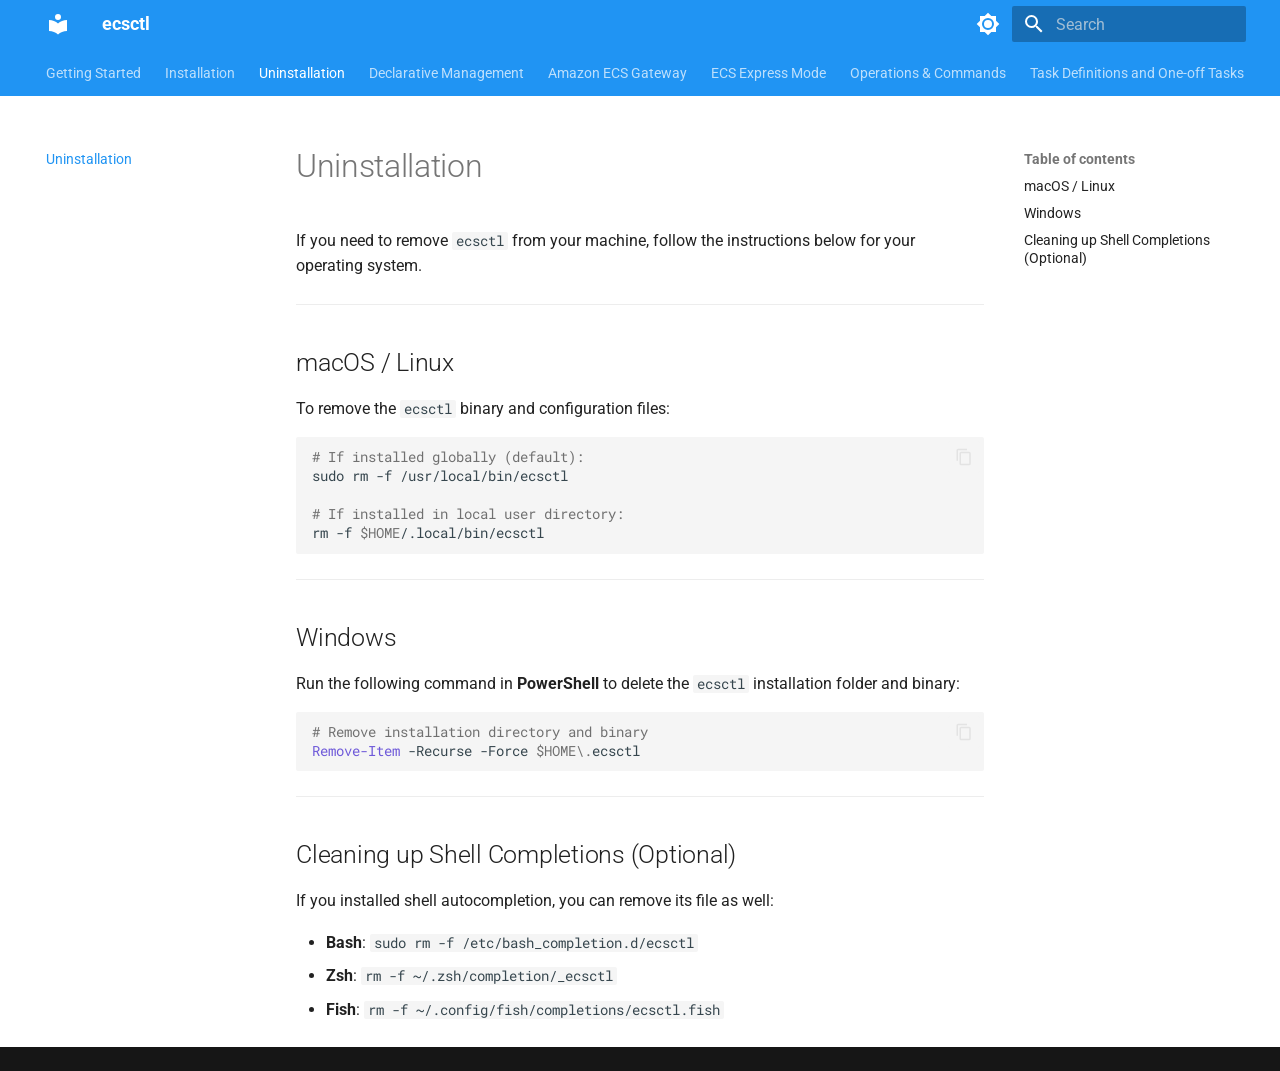
<file: uninstallation/index.html>
<!doctype html>
<html lang="en" class="no-js">
  <head>
    
      <meta charset="utf-8">
      <meta name="viewport" content="width=device-width,initial-scale=1">
      
        <meta name="description" content="A CLI tool for managing Amazon ECS resources, inspired by eksctl.">
      
      
        <meta name="author" content="Roslaan001">
      
      
        <link rel="canonical" href="https://roslaan001.github.io/ecsctl/uninstallation/">
      
      
        <link rel="prev" href="../installation/">
      
      
        <link rel="next" href="../declarative/">
      
      
        
      
      
      <link rel="icon" href="../assets/images/favicon.png">
      <meta name="generator" content="mkdocs-1.6.1, mkdocs-material-9.8.1">
    
    
      
        <title>Uninstallation - ecsctl</title>
      
    
    
      <link rel="stylesheet" href="../assets/stylesheets/main.57a0d79d.min.css">
      
        
        <link rel="stylesheet" href="../assets/stylesheets/palette.fb2fffe2.min.css">
      
      


    
    
      
    
    
      
        
        
        <link rel="preconnect" href="https://fonts.gstatic.com" crossorigin>
        <link rel="stylesheet" href="https://fonts.googleapis.com/css?family=Roboto:300,300i,400,400i,700,700i%7CRoboto+Mono:400,400i,700,700i&display=fallback">
        <style>:root{--md-text-font:"Roboto";--md-code-font:"Roboto Mono"}</style>
      
    
    
    <script>__md_scope=new URL("..",location),__md_hash=e=>[...e].reduce(((e,_)=>(e<<5)-e+_.charCodeAt(0)),0),__md_get=(e,_=localStorage,t=__md_scope)=>JSON.parse(_.getItem(t.pathname+"."+e)),__md_set=(e,_,t=localStorage,a=__md_scope)=>{try{t.setItem(a.pathname+"."+e,JSON.stringify(_))}catch(e){}}</script>
    
      

    
    
  </head>
  
  
    
    
      
    
    
    
    
    <body dir="ltr" data-md-color-scheme="default" data-md-color-primary="blue" data-md-color-accent="blue">
  
    
    <input class="md-toggle" data-md-toggle="drawer" type="checkbox" id="__drawer" autocomplete="off">
    <input class="md-toggle" data-md-toggle="search" type="checkbox" id="__search" autocomplete="off">
    <label class="md-overlay" for="__drawer"></label>
    <div data-md-component="skip">
      
        
        <a href="#uninstallation" class="md-skip">
          Skip to content
        </a>
      
    </div>
    <div data-md-component="announce">
      
    </div>
    
    
      

<header class="md-header" data-md-component="header">
  <nav class="md-header__inner md-grid" aria-label="Header">
    <a href=".." title="ecsctl" class="md-header__button md-logo" aria-label="ecsctl" data-md-component="logo">
      
  
  <svg xmlns="http://www.w3.org/2000/svg" viewBox="0 0 24 24"><path d="M12 8a3 3 0 0 0 3-3 3 3 0 0 0-3-3 3 3 0 0 0-3 3 3 3 0 0 0 3 3m0 3.54C9.64 9.35 6.5 8 3 8v11c3.5 0 6.64 1.35 9 3.54 2.36-2.19 5.5-3.54 9-3.54V8c-3.5 0-6.64 1.35-9 3.54"/></svg>

    </a>
    <label class="md-header__button md-icon" for="__drawer">
      
      <svg xmlns="http://www.w3.org/2000/svg" viewBox="0 0 24 24"><path d="M3 6h18v2H3zm0 5h18v2H3zm0 5h18v2H3z"/></svg>
    </label>
    <div class="md-header__title" data-md-component="header-title">
      <div class="md-header__ellipsis">
        <div class="md-header__topic">
          <span class="md-ellipsis">
            ecsctl
          </span>
        </div>
        <div class="md-header__topic" data-md-component="header-topic">
          <span class="md-ellipsis">
            
              Uninstallation
            
          </span>
        </div>
      </div>
    </div>
    
      
        <form class="md-header__option" data-md-component="palette">
  
    
    
    
    <input class="md-option" data-md-color-media="(prefers-color-scheme: light)" data-md-color-scheme="default" data-md-color-primary="blue" data-md-color-accent="blue"  aria-label="Switch to dark mode"  type="radio" name="__palette" id="__palette_0">
    
      <label class="md-header__button md-icon" title="Switch to dark mode" for="__palette_1" hidden>
        <svg xmlns="http://www.w3.org/2000/svg" viewBox="0 0 24 24"><path d="M12 8a4 4 0 0 0-4 4 4 4 0 0 0 4 4 4 4 0 0 0 4-4 4 4 0 0 0-4-4m0 10a6 6 0 0 1-6-6 6 6 0 0 1 6-6 6 6 0 0 1 6 6 6 6 0 0 1-6 6m8-9.31V4h-4.69L12 .69 8.69 4H4v4.69L.69 12 4 15.31V20h4.69L12 23.31 15.31 20H20v-4.69L23.31 12z"/></svg>
      </label>
    
  
    
    
    
    <input class="md-option" data-md-color-media="(prefers-color-scheme: dark)" data-md-color-scheme="slate" data-md-color-primary="blue" data-md-color-accent="blue"  aria-label="Switch to light mode"  type="radio" name="__palette" id="__palette_1">
    
      <label class="md-header__button md-icon" title="Switch to light mode" for="__palette_0" hidden>
        <svg xmlns="http://www.w3.org/2000/svg" viewBox="0 0 24 24"><path d="M12 18c-.89 0-1.74-.2-2.5-.55C11.56 16.5 13 14.42 13 12s-1.44-4.5-3.5-5.45C10.26 6.2 11.11 6 12 6a6 6 0 0 1 6 6 6 6 0 0 1-6 6m8-9.31V4h-4.69L12 .69 8.69 4H4v4.69L.69 12 4 15.31V20h4.69L12 23.31 15.31 20H20v-4.69L23.31 12z"/></svg>
      </label>
    
  
</form>
      
    
    
      <script>var palette=__md_get("__palette");if(palette&&palette.color){if("(prefers-color-scheme)"===palette.color.media){var media=matchMedia("(prefers-color-scheme: light)"),input=document.querySelector(media.matches?"[data-md-color-media='(prefers-color-scheme: light)']":"[data-md-color-media='(prefers-color-scheme: dark)']");palette.color.media=input.getAttribute("data-md-color-media"),palette.color.scheme=input.getAttribute("data-md-color-scheme"),palette.color.primary=input.getAttribute("data-md-color-primary"),palette.color.accent=input.getAttribute("data-md-color-accent")}for(var[key,value]of Object.entries(palette.color))document.body.setAttribute("data-md-color-"+key,value)}</script>
    
    
    
      
      
        <label class="md-header__button md-icon" for="__search">
          
          <svg xmlns="http://www.w3.org/2000/svg" viewBox="0 0 24 24"><path d="M9.5 3A6.5 6.5 0 0 1 16 9.5c0 1.61-.59 3.09-1.56 4.23l.27.27h.79l5 5-1.5 1.5-5-5v-.79l-.27-.27A6.52 6.52 0 0 1 9.5 16 6.5 6.5 0 0 1 3 9.5 6.5 6.5 0 0 1 9.5 3m0 2C7 5 5 7 5 9.5S7 14 9.5 14 14 12 14 9.5 12 5 9.5 5"/></svg>
        </label>
        <div class="md-search" data-md-component="search" role="dialog">
  <label class="md-search__overlay" for="__search"></label>
  <div class="md-search__inner" role="search">
    <form class="md-search__form" name="search">
      <input type="text" class="md-search__input" name="query" aria-label="Search" placeholder="Search" autocapitalize="off" autocorrect="off" autocomplete="off" spellcheck="false" data-md-component="search-query" required>
      <label class="md-search__icon md-icon" for="__search">
        
        <svg xmlns="http://www.w3.org/2000/svg" viewBox="0 0 24 24"><path d="M9.5 3A6.5 6.5 0 0 1 16 9.5c0 1.61-.59 3.09-1.56 4.23l.27.27h.79l5 5-1.5 1.5-5-5v-.79l-.27-.27A6.52 6.52 0 0 1 9.5 16 6.5 6.5 0 0 1 3 9.5 6.5 6.5 0 0 1 9.5 3m0 2C7 5 5 7 5 9.5S7 14 9.5 14 14 12 14 9.5 12 5 9.5 5"/></svg>
        
        <svg xmlns="http://www.w3.org/2000/svg" viewBox="0 0 24 24"><path d="M20 11v2H8l5.5 5.5-1.42 1.42L4.16 12l7.92-7.92L13.5 5.5 8 11z"/></svg>
      </label>
      <nav class="md-search__options" aria-label="Search">
        
        <button type="reset" class="md-search__icon md-icon" title="Clear" aria-label="Clear" tabindex="-1">
          
          <svg xmlns="http://www.w3.org/2000/svg" viewBox="0 0 24 24"><path d="M19 6.41 17.59 5 12 10.59 6.41 5 5 6.41 10.59 12 5 17.59 6.41 19 12 13.41 17.59 19 19 17.59 13.41 12z"/></svg>
        </button>
      </nav>
      
        <div class="md-search__suggest" data-md-component="search-suggest"></div>
      
    </form>
    <div class="md-search__output">
      <div class="md-search__scrollwrap" tabindex="0" data-md-scrollfix>
        <div class="md-search-result" data-md-component="search-result">
          <div class="md-search-result__meta">
            Initializing search
          </div>
          <ol class="md-search-result__list" role="presentation"></ol>
        </div>
      </div>
    </div>
  </div>
</div>
      
    
    
  </nav>
  
</header>
    
    <div class="md-container" data-md-component="container">
      
      
        
          
            
<nav class="md-tabs" aria-label="Tabs" data-md-component="tabs">
  <div class="md-grid">
    <ul class="md-tabs__list">
      
        
  
  
  
  
    <li class="md-tabs__item">
      <a href=".." class="md-tabs__link">
        
  
  
    
  
  Getting Started

      </a>
    </li>
  

      
        
  
  
  
  
    <li class="md-tabs__item">
      <a href="../installation/" class="md-tabs__link">
        
  
  
    
  
  Installation

      </a>
    </li>
  

      
        
  
  
  
    
  
  
    <li class="md-tabs__item md-tabs__item--active">
      <a href="./" class="md-tabs__link">
        
  
  
    
  
  Uninstallation

      </a>
    </li>
  

      
        
  
  
  
  
    <li class="md-tabs__item">
      <a href="../declarative/" class="md-tabs__link">
        
  
  
    
  
  Declarative Management

      </a>
    </li>
  

      
        
  
  
  
  
    <li class="md-tabs__item">
      <a href="../gateway/" class="md-tabs__link">
        
  
  
    
  
  Amazon ECS Gateway

      </a>
    </li>
  

      
        
  
  
  
  
    <li class="md-tabs__item">
      <a href="../express/" class="md-tabs__link">
        
  
  
    
  
  ECS Express Mode

      </a>
    </li>
  

      
        
  
  
  
  
    <li class="md-tabs__item">
      <a href="../commands/" class="md-tabs__link">
        
  
  
    
  
  Operations & Commands

      </a>
    </li>
  

      
        
  
  
  
  
    <li class="md-tabs__item">
      <a href="../tasks/" class="md-tabs__link">
        
  
  
    
  
  Task Definitions and One-off Tasks

      </a>
    </li>
  

      
        
  
  
  
  
    <li class="md-tabs__item">
      <a href="../inspection/" class="md-tabs__link">
        
  
  
    
  
  Resource Inspection

      </a>
    </li>
  

      
        
  
  
  
  
    <li class="md-tabs__item">
      <a href="../state/" class="md-tabs__link">
        
  
  
    
  
  Remote State

      </a>
    </li>
  

      
        
  
  
  
  
    <li class="md-tabs__item">
      <a href="../reference/" class="md-tabs__link">
        
  
  
    
  
  CLI Reference

      </a>
    </li>
  

      
        
  
  
  
  
    <li class="md-tabs__item">
      <a href="../releases/" class="md-tabs__link">
        
  
  
    
  
  Release Notes and Upgrades

      </a>
    </li>
  

      
    </ul>
  </div>
</nav>
          
        
      
      <main class="md-main" data-md-component="main">
        <div class="md-main__inner md-grid">
          
            
              
              <div class="md-sidebar md-sidebar--primary" data-md-component="sidebar" data-md-type="navigation" >
                <div class="md-sidebar__scrollwrap">
                  <div class="md-sidebar__inner">
                    


  


<nav class="md-nav md-nav--primary md-nav--lifted" aria-label="Navigation" data-md-level="0">
  <label class="md-nav__title" for="__drawer">
    <a href=".." title="ecsctl" class="md-nav__button md-logo" aria-label="ecsctl" data-md-component="logo">
      
  
  <svg xmlns="http://www.w3.org/2000/svg" viewBox="0 0 24 24"><path d="M12 8a3 3 0 0 0 3-3 3 3 0 0 0-3-3 3 3 0 0 0-3 3 3 3 0 0 0 3 3m0 3.54C9.64 9.35 6.5 8 3 8v11c3.5 0 6.64 1.35 9 3.54 2.36-2.19 5.5-3.54 9-3.54V8c-3.5 0-6.64 1.35-9 3.54"/></svg>

    </a>
    ecsctl
  </label>
  
  <ul class="md-nav__list" data-md-scrollfix>
    
      
      
  
  
  
  
    <li class="md-nav__item">
      <a href=".." class="md-nav__link">
        
  
  
  <span class="md-ellipsis">
    
  
    Getting Started
  

    
  </span>
  
  

      </a>
    </li>
  

    
      
      
  
  
  
  
    <li class="md-nav__item">
      <a href="../installation/" class="md-nav__link">
        
  
  
  <span class="md-ellipsis">
    
  
    Installation
  

    
  </span>
  
  

      </a>
    </li>
  

    
      
      
  
  
    
  
  
  
    <li class="md-nav__item md-nav__item--active">
      
      <input class="md-nav__toggle md-toggle" type="checkbox" id="__toc">
      
      
        
      
      
        <label class="md-nav__link md-nav__link--active" for="__toc">
          
  
  
  <span class="md-ellipsis">
    
  
    Uninstallation
  

    
  </span>
  
  

          <span class="md-nav__icon md-icon"></span>
        </label>
      
      <a href="./" class="md-nav__link md-nav__link--active">
        
  
  
  <span class="md-ellipsis">
    
  
    Uninstallation
  

    
  </span>
  
  

      </a>
      
        

<nav class="md-nav md-nav--secondary" aria-label="Table of contents">
  
  
  
    
  
  
    <label class="md-nav__title" for="__toc">
      <span class="md-nav__icon md-icon"></span>
      Table of contents
    </label>
    <ul class="md-nav__list" data-md-component="toc" data-md-scrollfix>
      
        <li class="md-nav__item">
  <a href="#macos-linux" class="md-nav__link">
    <span class="md-ellipsis">
      
        macOS / Linux
      
    </span>
  </a>
  
</li>
      
        <li class="md-nav__item">
  <a href="#windows" class="md-nav__link">
    <span class="md-ellipsis">
      
        Windows
      
    </span>
  </a>
  
</li>
      
        <li class="md-nav__item">
  <a href="#cleaning-up-shell-completions-optional" class="md-nav__link">
    <span class="md-ellipsis">
      
        Cleaning up Shell Completions (Optional)
      
    </span>
  </a>
  
</li>
      
    </ul>
  
</nav>
      
    </li>
  

    
      
      
  
  
  
  
    <li class="md-nav__item">
      <a href="../declarative/" class="md-nav__link">
        
  
  
  <span class="md-ellipsis">
    
  
    Declarative Management
  

    
  </span>
  
  

      </a>
    </li>
  

    
      
      
  
  
  
  
    <li class="md-nav__item">
      <a href="../gateway/" class="md-nav__link">
        
  
  
  <span class="md-ellipsis">
    
  
    Amazon ECS Gateway
  

    
  </span>
  
  

      </a>
    </li>
  

    
      
      
  
  
  
  
    <li class="md-nav__item">
      <a href="../express/" class="md-nav__link">
        
  
  
  <span class="md-ellipsis">
    
  
    ECS Express Mode
  

    
  </span>
  
  

      </a>
    </li>
  

    
      
      
  
  
  
  
    <li class="md-nav__item">
      <a href="../commands/" class="md-nav__link">
        
  
  
  <span class="md-ellipsis">
    
  
    Operations & Commands
  

    
  </span>
  
  

      </a>
    </li>
  

    
      
      
  
  
  
  
    <li class="md-nav__item">
      <a href="../tasks/" class="md-nav__link">
        
  
  
  <span class="md-ellipsis">
    
  
    Task Definitions and One-off Tasks
  

    
  </span>
  
  

      </a>
    </li>
  

    
      
      
  
  
  
  
    <li class="md-nav__item">
      <a href="../inspection/" class="md-nav__link">
        
  
  
  <span class="md-ellipsis">
    
  
    Resource Inspection
  

    
  </span>
  
  

      </a>
    </li>
  

    
      
      
  
  
  
  
    <li class="md-nav__item">
      <a href="../state/" class="md-nav__link">
        
  
  
  <span class="md-ellipsis">
    
  
    Remote State
  

    
  </span>
  
  

      </a>
    </li>
  

    
      
      
  
  
  
  
    <li class="md-nav__item">
      <a href="../reference/" class="md-nav__link">
        
  
  
  <span class="md-ellipsis">
    
  
    CLI Reference
  

    
  </span>
  
  

      </a>
    </li>
  

    
      
      
  
  
  
  
    <li class="md-nav__item">
      <a href="../releases/" class="md-nav__link">
        
  
  
  <span class="md-ellipsis">
    
  
    Release Notes and Upgrades
  

    
  </span>
  
  

      </a>
    </li>
  

    
  </ul>
</nav>
                  </div>
                </div>
              </div>
            
            
              
              <div class="md-sidebar md-sidebar--secondary" data-md-component="sidebar" data-md-type="toc" >
                <div class="md-sidebar__scrollwrap">
                  <div class="md-sidebar__inner">
                    

<nav class="md-nav md-nav--secondary" aria-label="Table of contents">
  
  
  
    
  
  
    <label class="md-nav__title" for="__toc">
      <span class="md-nav__icon md-icon"></span>
      Table of contents
    </label>
    <ul class="md-nav__list" data-md-component="toc" data-md-scrollfix>
      
        <li class="md-nav__item">
  <a href="#macos-linux" class="md-nav__link">
    <span class="md-ellipsis">
      
        macOS / Linux
      
    </span>
  </a>
  
</li>
      
        <li class="md-nav__item">
  <a href="#windows" class="md-nav__link">
    <span class="md-ellipsis">
      
        Windows
      
    </span>
  </a>
  
</li>
      
        <li class="md-nav__item">
  <a href="#cleaning-up-shell-completions-optional" class="md-nav__link">
    <span class="md-ellipsis">
      
        Cleaning up Shell Completions (Optional)
      
    </span>
  </a>
  
</li>
      
    </ul>
  
</nav>
                  </div>
                </div>
              </div>
            
          
          
            <div class="md-content" data-md-component="content">
              
              <article class="md-content__inner md-typeset">
                
                  



<h1 id="uninstallation">Uninstallation</h1>
<p>If you need to remove <code>ecsctl</code> from your machine, follow the instructions below for your operating system.</p>
<hr />
<h2 id="macos-linux">macOS / Linux</h2>
<p>To remove the <code>ecsctl</code> binary and configuration files:</p>
<div class="language-bash highlight"><pre><span></span><code><span id="__span-0-1"><a id="__codelineno-0-1" name="__codelineno-0-1" href="#__codelineno-0-1"></a><span class="c1"># If installed globally (default):</span>
</span><span id="__span-0-2"><a id="__codelineno-0-2" name="__codelineno-0-2" href="#__codelineno-0-2"></a>sudo<span class="w"> </span>rm<span class="w"> </span>-f<span class="w"> </span>/usr/local/bin/ecsctl
</span><span id="__span-0-3"><a id="__codelineno-0-3" name="__codelineno-0-3" href="#__codelineno-0-3"></a>
</span><span id="__span-0-4"><a id="__codelineno-0-4" name="__codelineno-0-4" href="#__codelineno-0-4"></a><span class="c1"># If installed in local user directory:</span>
</span><span id="__span-0-5"><a id="__codelineno-0-5" name="__codelineno-0-5" href="#__codelineno-0-5"></a>rm<span class="w"> </span>-f<span class="w"> </span><span class="nv">$HOME</span>/.local/bin/ecsctl
</span></code></pre></div>
<hr />
<h2 id="windows">Windows</h2>
<p>Run the following command in <strong>PowerShell</strong> to delete the <code>ecsctl</code> installation folder and binary:</p>
<div class="language-powershell highlight"><pre><span></span><code><span id="__span-1-1"><a id="__codelineno-1-1" name="__codelineno-1-1" href="#__codelineno-1-1"></a><span class="c"># Remove installation directory and binary</span>
</span><span id="__span-1-2"><a id="__codelineno-1-2" name="__codelineno-1-2" href="#__codelineno-1-2"></a><span class="nb">Remove-Item</span> <span class="n">-Recurse</span> <span class="n">-Force</span> <span class="nv">$HOME</span><span class="p">\.</span><span class="n">ecsctl</span>
</span></code></pre></div>
<hr />
<h2 id="cleaning-up-shell-completions-optional">Cleaning up Shell Completions (Optional)</h2>
<p>If you installed shell autocompletion, you can remove its file as well:</p>
<ul>
<li><strong>Bash</strong>: <code>sudo rm -f /etc/bash_completion.d/ecsctl</code></li>
<li><strong>Zsh</strong>: <code>rm -f ~/.zsh/completion/_ecsctl</code></li>
<li><strong>Fish</strong>: <code>rm -f ~/.config/fish/completions/ecsctl.fish</code></li>
</ul>












                
              </article>
            </div>
          
          
<script>var target=document.getElementById(location.hash.slice(1));target&&target.name&&(target.checked=target.name.startsWith("__tabbed_"))</script>
        </div>
        
          <button type="button" class="md-top md-icon" data-md-component="top" hidden>
  
  <svg xmlns="http://www.w3.org/2000/svg" viewBox="0 0 24 24"><path d="M13 20h-2V8l-5.5 5.5-1.42-1.42L12 4.16l7.92 7.92-1.42 1.42L13 8z"/></svg>
  Back to top
</button>
        
      </main>
      
        <footer class="md-footer">
  
  <div class="md-footer-meta md-typeset">
    <div class="md-footer-meta__inner md-grid">
      <div class="md-copyright">
  
  
</div>
      
    </div>
  </div>
</footer>
      
    </div>
    <div class="md-dialog" data-md-component="dialog">
      <div class="md-dialog__inner md-typeset"></div>
    </div>
    
    
    
      
      
      <script id="__config" type="application/json">{"annotate": null, "base": "..", "features": ["navigation.tabs", "navigation.sections", "navigation.top", "search.suggest", "search.highlight", "content.code.copy", "content.code.annotate"], "search": "../assets/javascripts/workers/search.a7633da7.min.js", "tags": null, "translations": {"clipboard.copied": "Copied to clipboard", "clipboard.copy": "Copy to clipboard", "search.result.more.one": "1 more on this page", "search.result.more.other": "# more on this page", "search.result.none": "No matching documents", "search.result.one": "1 matching document", "search.result.other": "# matching documents", "search.result.placeholder": "Type to start searching", "search.result.term.missing": "Missing", "select.version": "Select version"}, "version": null}</script>
    
    
      <script src="../assets/javascripts/bundle.a5f9d56c.min.js"></script>
      
    
  </body>
</html>
</file>
<file: assets/stylesheets/main.57a0d79d.min.css>
@charset "UTF-8";html{box-sizing:border-box;-webkit-text-size-adjust:none;-moz-text-size-adjust:none;text-size-adjust:none}*,:after,:before{box-sizing:inherit}@media(prefers-reduced-motion){*,:after,:before{transition:none!important}}body{margin:0;-webkit-font-smoothing:antialiased;-moz-osx-font-smoothing:grayscale;--md-text-font-family:var(--md-text-font, _),
    -apple-system, BlinkMacSystemFont, Helvetica, Arial, sans-serif;--md-code-font-family:var(--md-code-font, _),
    SFMono-Regular, Consolas, Menlo, monospace}.md-typeset code:not(.focus-visible),a,button,input,label{-webkit-tap-highlight-color:transparent}a{color:inherit;text-decoration:none}hr{box-sizing:initial;display:block;height:.05rem;padding:0;overflow:visible;border:0}small{font-size:80%}sub,sup{line-height:1em}img{border-style:none}table{border-spacing:0;border-collapse:initial}td,th{font-weight:400;vertical-align:top}button{padding:0;margin:0;font-family:inherit;font-size:inherit;background:#0000;border:0}input{border:0;outline:none}:root{--md-primary-fg-color:#4051b5;--md-primary-fg-color--light:#5d6cc0;--md-primary-fg-color--dark:#303fa1;--md-primary-bg-color:#fff;--md-primary-bg-color--light:#ffffffb3;--md-accent-fg-color:#526cfe;--md-accent-fg-color--transparent:#526cfe1a;--md-accent-bg-color:#fff;--md-accent-bg-color--light:#ffffffb3;--md-typeset-table-sort-icon:url("data:image/svg+xml;charset=utf-8,<svg xmlns='http://www.w3.org/2000/svg' viewBox='0 0 24 24'><path d='m18 21-4-4h3V7h-3l4-4 4 4h-3v10h3M2 19v-2h10v2M2 13v-2h7v2M2 7V5h4v2z'/></svg>");--md-typeset-table-sort-icon--asc:url("data:image/svg+xml;charset=utf-8,<svg xmlns='http://www.w3.org/2000/svg' viewBox='0 0 24 24'><path d='M19 17h3l-4 4-4-4h3V3h2M2 17h10v2H2M6 5v2H2V5m0 6h7v2H2z'/></svg>");--md-typeset-table-sort-icon--desc:url("data:image/svg+xml;charset=utf-8,<svg xmlns='http://www.w3.org/2000/svg' viewBox='0 0 24 24'><path d='M19 7h3l-4-4-4 4h3v14h2M2 17h10v2H2M6 5v2H2V5m0 6h7v2H2z'/></svg>")}[data-md-color-scheme=default]{color-scheme:light}[data-md-color-scheme=default] img[src$="#gh-dark-mode-only"],[data-md-color-scheme=default] img[src$="#only-dark"]{display:none}:root,[data-md-color-scheme=default]{--md-hue:225deg;--md-default-fg-color:#000000de;--md-default-fg-color--light:#0000008a;--md-default-fg-color--lighter:#00000052;--md-default-fg-color--lightest:#00000012;--md-default-bg-color:#fff;--md-default-bg-color--light:#ffffffb3;--md-default-bg-color--lighter:#ffffff4d;--md-default-bg-color--lightest:#ffffff1f;--md-code-fg-color:#36464e;--md-code-bg-color:#f5f5f5;--md-code-bg-color--light:#f5f5f5b3;--md-code-bg-color--lighter:#f5f5f54d;--md-code-hl-color:#4287ff;--md-code-hl-color--light:#4287ff1a;--md-code-hl-number-color:#d52a2a;--md-code-hl-special-color:#db1457;--md-code-hl-function-color:#a846b9;--md-code-hl-constant-color:#6e59d9;--md-code-hl-keyword-color:#3f6ec6;--md-code-hl-string-color:#1c7d4d;--md-code-hl-name-color:var(--md-code-fg-color);--md-code-hl-operator-color:var(--md-default-fg-color--light);--md-code-hl-punctuation-color:var(--md-default-fg-color--light);--md-code-hl-comment-color:var(--md-default-fg-color--light);--md-code-hl-generic-color:var(--md-default-fg-color--light);--md-code-hl-variable-color:var(--md-default-fg-color--light);--md-typeset-color:var(--md-default-fg-color);--md-typeset-a-color:var(--md-primary-fg-color);--md-typeset-del-color:#f5503d26;--md-typeset-ins-color:#0bd57026;--md-typeset-kbd-color:#fafafa;--md-typeset-kbd-accent-color:#fff;--md-typeset-kbd-border-color:#b8b8b8;--md-typeset-mark-color:#ffff0080;--md-typeset-table-color:#0000001f;--md-typeset-table-color--light:#00000009;--md-admonition-fg-color:var(--md-default-fg-color);--md-admonition-bg-color:var(--md-default-bg-color);--md-warning-fg-color:#000000de;--md-warning-bg-color:#ff9;--md-footer-fg-color:#fff;--md-footer-fg-color--light:#ffffffb3;--md-footer-fg-color--lighter:#ffffff73;--md-footer-bg-color:#000000de;--md-footer-bg-color--dark:#00000052;--md-shadow-z1:0 0.2rem 0.5rem #0000000d,
    0 0 0.05rem #0000001a;--md-shadow-z2:0 0.2rem 0.5rem #0000001a,
    0 0 0.05rem #00000040;--md-shadow-z3:0 0.2rem 0.5rem #0003,
    0 0 0.05rem #00000059}.md-icon svg{display:block;width:1.2rem;height:1.2rem;fill:currentcolor}aside,body,input{font-family:var(--md-text-font-family);font-feature-settings:"kern","liga";color:var(--md-typeset-color)}code,kbd,pre{font-family:var(--md-code-font-family);font-feature-settings:"kern"}.md-typeset{font-size:.8rem;line-height:1.6;overflow-wrap:break-word;-webkit-print-color-adjust:exact;color-adjust:exact}@media print{.md-typeset{font-size:.68rem}.md-typeset code,.md-typeset kbd,.md-typeset pre{white-space:pre-wrap}}.md-typeset blockquote,.md-typeset dl,.md-typeset figure,.md-typeset ol,.md-typeset pre,.md-typeset ul{margin-top:1em;margin-bottom:1em}.md-typeset h1{margin:0 0 1.25em;font-size:2em;line-height:1.3;color:var(--md-default-fg-color--light)}.md-typeset h1,.md-typeset h2{font-weight:300;letter-spacing:-.01em}.md-typeset h2{margin:1.6em 0 .64em;font-size:1.5625em;line-height:1.4}.md-typeset h3{margin:1.6em 0 .8em;font-size:1.25em;font-weight:400;line-height:1.5;letter-spacing:-.01em}.md-typeset h2+h3{margin-top:.8em}.md-typeset h4{margin:1em 0;font-weight:700;letter-spacing:-.01em}.md-typeset h5,.md-typeset h6{margin:1.25em 0;font-size:.8em;font-weight:700;color:var(--md-default-fg-color--light);letter-spacing:-.01em}.md-typeset h5{text-transform:uppercase}.md-typeset h5 code{text-transform:none}.md-typeset hr{display:flow-root;margin:1.5em 0;border-bottom:.05rem solid var(--md-default-fg-color--lightest)}.md-typeset a{color:var(--md-typeset-a-color);word-break:break-word}.md-typeset a,.md-typeset a:before{transition:color 125ms}.md-typeset a:focus,.md-typeset a:hover{color:var(--md-accent-fg-color)}.md-typeset a:focus code,.md-typeset a:hover code{color:var(--md-accent-fg-color);background-color:var(--md-accent-fg-color--transparent)}.md-typeset a code{color:var(--md-typeset-a-color)}.md-typeset a.focus-visible{outline-color:var(--md-accent-fg-color);outline-offset:.2rem}.md-typeset code,.md-typeset kbd,.md-typeset pre{font-variant-ligatures:none;color:var(--md-code-fg-color);direction:ltr;transition:background-color 125ms}.md-typeset code{padding:0 .2941176471em;font-size:.85em;word-break:break-word;background-color:var(--md-code-bg-color);border-radius:.1rem;-webkit-box-decoration-break:clone;box-decoration-break:clone;transition:color 125ms,background-color 125ms}.md-typeset code:not(.focus-visible){outline:none}.md-typeset pre{position:relative;display:flow-root;line-height:1.4}.md-typeset pre>code{display:block;padding:.7720588235em 1.1764705882em;margin:0;overflow:auto;word-break:normal;touch-action:auto;scrollbar-color:var(--md-default-fg-color--lighter) #0000;scrollbar-width:thin;outline-color:var(--md-accent-fg-color);box-shadow:none;-webkit-box-decoration-break:slice;box-decoration-break:slice}.md-typeset pre>code:hover{scrollbar-color:var(--md-accent-fg-color) #0000}.md-typeset pre>code::-webkit-scrollbar{width:.2rem;height:.2rem}.md-typeset pre>code::-webkit-scrollbar-thumb{background-color:var(--md-default-fg-color--lighter)}.md-typeset pre>code::-webkit-scrollbar-thumb:hover{background-color:var(--md-accent-fg-color)}.md-typeset kbd{display:inline-block;padding:0 .6666666667em;font-size:.75em;color:var(--md-default-fg-color);word-break:break-word;vertical-align:text-top;background-color:var(--md-typeset-kbd-color);border-radius:.1rem;box-shadow:0 .1rem 0 .05rem var(--md-typeset-kbd-border-color),0 .1rem 0 var(--md-typeset-kbd-border-color),0 -.1rem .2rem var(--md-typeset-kbd-accent-color) inset}.md-typeset mark{color:inherit;word-break:break-word;background-color:var(--md-typeset-mark-color);-webkit-box-decoration-break:clone;box-decoration-break:clone}.md-typeset abbr{text-decoration:none;cursor:help}.md-typeset [data-preview],.md-typeset abbr{border-bottom:.05rem dotted var(--md-default-fg-color--light)}.md-typeset small{opacity:.75}[dir=ltr] .md-typeset sub,[dir=ltr] .md-typeset sup{margin-left:.078125em}[dir=rtl] .md-typeset sub,[dir=rtl] .md-typeset sup{margin-right:.078125em}[dir=ltr] .md-typeset blockquote{padding-left:.6rem;border-left:.2rem solid var(--md-default-fg-color--lighter)}[dir=rtl] .md-typeset blockquote{padding-right:.6rem;border-right:.2rem solid var(--md-default-fg-color--lighter)}.md-typeset blockquote{margin-left:0;margin-right:0;color:var(--md-default-fg-color--light)}.md-typeset ul{list-style-type:disc}.md-typeset ul[type]{list-style-type:revert-layer}[dir=ltr] .md-typeset ol,[dir=ltr] .md-typeset ol li ol,[dir=ltr] .md-typeset ol li ul,[dir=ltr] .md-typeset ul,[dir=ltr] .md-typeset ul li ol,[dir=ltr] .md-typeset ul li ul{margin-left:.625em}[dir=rtl] .md-typeset ol,[dir=rtl] .md-typeset ol li ol,[dir=rtl] .md-typeset ol li ul,[dir=rtl] .md-typeset ul,[dir=rtl] .md-typeset ul li ol,[dir=rtl] .md-typeset ul li ul{margin-right:.625em}.md-typeset ol,.md-typeset ul{padding:0}.md-typeset ol:not([hidden]),.md-typeset ul:not([hidden]){display:flow-root}.md-typeset ol ol,.md-typeset ul ol{list-style-type:lower-alpha}.md-typeset ol ol ol,.md-typeset ul ol ol{list-style-type:lower-roman}.md-typeset ol ol ol ol,.md-typeset ul ol ol ol{list-style-type:upper-alpha}.md-typeset ol ol ol ol ol,.md-typeset ul ol ol ol ol{list-style-type:upper-roman}.md-typeset ol[type],.md-typeset ul[type]{list-style-type:revert-layer}[dir=ltr] .md-typeset ol li,[dir=ltr] .md-typeset ul li{margin-left:1.25em}[dir=rtl] .md-typeset ol li,[dir=rtl] .md-typeset ul li{margin-right:1.25em}.md-typeset ol li,.md-typeset ul li{margin-bottom:.5em}.md-typeset ol li blockquote,.md-typeset ol li p,.md-typeset ul li blockquote,.md-typeset ul li p{margin:.5em 0}.md-typeset ol li:last-child,.md-typeset ul li:last-child{margin-bottom:0}.md-typeset ol li ol,.md-typeset ol li ul,.md-typeset ul li ol,.md-typeset ul li ul{margin-top:.5em;margin-bottom:.5em}[dir=ltr] .md-typeset dd{margin-left:1.875em}[dir=rtl] .md-typeset dd{margin-right:1.875em}.md-typeset dd{margin-top:1em;margin-bottom:1.5em}.md-typeset img,.md-typeset svg,.md-typeset video{max-width:100%;height:auto}.md-typeset img[align=left]{margin:1em 1em 1em 0}.md-typeset img[align=right]{margin:1em 0 1em 1em}.md-typeset img[align]:only-child{margin-top:0}.md-typeset figure{display:flow-root;width:fit-content;max-width:100%;margin:1em auto;text-align:center}.md-typeset figure img{display:block;margin:0 auto}.md-typeset figcaption{max-width:24rem;margin:1em auto;font-style:italic}.md-typeset iframe{max-width:100%}.md-typeset table:not([class]){display:inline-block;max-width:100%;overflow:auto;font-size:.64rem;touch-action:auto;background-color:var(--md-default-bg-color);border:.05rem solid var(--md-typeset-table-color);border-radius:.1rem}@media print{.md-typeset table:not([class]){display:table}}.md-typeset table:not([class])+*{margin-top:1.5em}.md-typeset table:not([class]) td>:first-child,.md-typeset table:not([class]) th>:first-child{margin-top:0}.md-typeset table:not([class]) td>:last-child,.md-typeset table:not([class]) th>:last-child{margin-bottom:0}.md-typeset table:not([class]) td:not([align]),.md-typeset table:not([class]) th:not([align]){text-align:left}[dir=rtl] .md-typeset table:not([class]) td:not([align]),[dir=rtl] .md-typeset table:not([class]) th:not([align]){text-align:right}.md-typeset table:not([class]) th{min-width:5rem;padding:.9375em 1.25em;font-weight:700;vertical-align:top}.md-typeset table:not([class]) td{padding:.9375em 1.25em;vertical-align:top;border-top:.05rem solid var(--md-typeset-table-color)}.md-typeset table:not([class]) tbody tr{transition:background-color 125ms}.md-typeset table:not([class]) tbody tr:hover{background-color:var(--md-typeset-table-color--light);box-shadow:0 .05rem 0 var(--md-default-bg-color) inset}.md-typeset table:not([class]) a{word-break:normal}.md-typeset table th[role=columnheader]{cursor:pointer}[dir=ltr] .md-typeset table th[role=columnheader]:after{margin-left:.5em}[dir=rtl] .md-typeset table th[role=columnheader]:after{margin-right:.5em}.md-typeset table th[role=columnheader]:after{display:inline-block;width:1.2em;height:1.2em;vertical-align:text-bottom;content:"";-webkit-mask-image:var(--md-typeset-table-sort-icon);mask-image:var(--md-typeset-table-sort-icon);-webkit-mask-repeat:no-repeat;mask-repeat:no-repeat;-webkit-mask-size:contain;mask-size:contain;transition:background-color 125ms}.md-typeset table th[role=columnheader]:hover:after{background-color:var(--md-default-fg-color--lighter)}.md-typeset table th[role=columnheader][aria-sort=ascending]:after{background-color:var(--md-default-fg-color--light);-webkit-mask-image:var(--md-typeset-table-sort-icon--asc);mask-image:var(--md-typeset-table-sort-icon--asc)}.md-typeset table th[role=columnheader][aria-sort=descending]:after{background-color:var(--md-default-fg-color--light);-webkit-mask-image:var(--md-typeset-table-sort-icon--desc);mask-image:var(--md-typeset-table-sort-icon--desc)}.md-typeset__scrollwrap{margin:1em -.8rem;overflow-x:auto;touch-action:auto}.md-typeset__table{display:inline-block;padding:0 .8rem;margin-bottom:.5em}@media print{.md-typeset__table{display:block}}html .md-typeset__table table{display:table;width:100%;margin:0;overflow:hidden}@media screen and (max-width:44.984375em){.md-content__inner>pre{margin:1em -.8rem}.md-content__inner>pre code{border-radius:0}}.md-typeset .md-author{position:relative;display:block;flex-shrink:0;width:1.6rem;height:1.6rem;overflow:hidden;border-radius:100%;transition:color 125ms,transform 125ms}.md-typeset .md-author img{display:block}.md-typeset .md-author--more{font-size:.6rem;font-weight:700;line-height:1.6rem;color:var(--md-default-fg-color--lighter);text-align:center;background:var(--md-default-fg-color--lightest)}.md-typeset .md-author--long{width:2.4rem;height:2.4rem}.md-typeset a.md-author{transform:scale(1)}.md-typeset a.md-author img{filter:grayscale(100%) opacity(75%);border-radius:100%;transition:filter 125ms}.md-typeset a.md-author:focus,.md-typeset a.md-author:hover{z-index:1;transform:scale(1.1)}.md-typeset a.md-author:focus img,.md-typeset a.md-author:hover img{filter:grayscale(0)}.md-banner{overflow:auto;color:var(--md-footer-fg-color);background-color:var(--md-footer-bg-color)}@media print{.md-banner{display:none}}.md-banner--warning{color:var(--md-warning-fg-color);background-color:var(--md-warning-bg-color)}.md-banner__inner{padding:0 .8rem;margin:.6rem auto;font-size:.7rem}[dir=ltr] .md-banner__button{float:right}[dir=rtl] .md-banner__button{float:left}.md-banner__button{color:inherit;cursor:pointer;transition:opacity .25s}.no-js .md-banner__button{display:none}.md-banner__button:hover{opacity:.7}html{height:100%;overflow-x:hidden;font-size:125%}@media screen and (min-width:100em){html{font-size:137.5%}}@media screen and (min-width:125em){html{font-size:150%}}body{position:relative;display:flex;flex-direction:column;width:100%;min-height:100%;font-size:.5rem;background-color:var(--md-default-bg-color)}@media print{body{display:block}}@media screen and (max-width:59.984375em){body[data-md-scrolllock]{position:fixed}}.md-grid{max-width:61rem;margin-left:auto;margin-right:auto}.md-container{display:flex;flex-grow:1;flex-direction:column}@media print{.md-container{display:block}}.md-main{flex-grow:1}.md-main__inner{display:flex;height:100%;margin-top:1.5rem}.md-ellipsis{overflow:hidden;text-overflow:ellipsis}.md-toggle{display:none}.md-option{position:absolute;width:0;height:0;opacity:0}.md-option:checked+label:not([hidden]){display:block}.md-option.focus-visible+label{outline-style:auto;outline-color:var(--md-accent-fg-color)}.md-skip{position:fixed;z-index:-1;padding:.3rem .5rem;margin:.5rem;font-size:.64rem;color:var(--md-default-bg-color);background-color:var(--md-default-fg-color);border-radius:.1rem;outline-color:var(--md-accent-fg-color);opacity:0;transform:translateY(.4rem)}.md-skip:focus{z-index:10;opacity:1;transition:transform .25s cubic-bezier(.4,0,.2,1),opacity 175ms 75ms;transform:translateY(0)}@page{margin:25mm}:root{--md-clipboard-icon:url("data:image/svg+xml;charset=utf-8,<svg xmlns='http://www.w3.org/2000/svg' viewBox='0 0 24 24'><path d='M19 21H8V7h11m0-2H8a2 2 0 0 0-2 2v14a2 2 0 0 0 2 2h11a2 2 0 0 0 2-2V7a2 2 0 0 0-2-2m-3-4H4a2 2 0 0 0-2 2v14h2V3h12z'/></svg>");--md-code-select-icon:url("data:image/svg+xml;charset=utf-8,<svg xmlns='http://www.w3.org/2000/svg' viewBox='0 0 24 24'><path d='M19 19h-4v2h4c1.1 0 2-.9 2-2v-4h-2m0-12h-4v2h4v4h2V5c0-1.1-.9-2-2-2M5 5h4V3H5c-1.1 0-2 .9-2 2v4h2m0 6H3v4c0 1.1.9 2 2 2h4v-2H5zm2-4h2v2H7zm4 0h2v2h-2zm4 0h2v2h-2zM7 7h2v2H7zm4 0h2v2h-2zm4 0h2v2h-2zm-8 8h2v2H7zm4 0h2v2h-2zm4 0h2v2h-2z'/></svg>");--md-code-copy-icon:url("data:image/svg+xml;charset=utf-8,<svg xmlns='http://www.w3.org/2000/svg' viewBox='0 0 24 24'><path d='M19 21H8V7h11m0-2H8a2 2 0 0 0-2 2v14a2 2 0 0 0 2 2h11a2 2 0 0 0 2-2V7a2 2 0 0 0-2-2m-3-4H4a2 2 0 0 0-2 2v14h2V3h12z'/></svg>")}.md-clipboard{z-index:1;width:1.5em;height:1.5em;color:var(--md-default-fg-color--lightest);cursor:pointer;border-radius:.1rem;outline-color:var(--md-accent-fg-color);outline-offset:.1rem;transition:color .25s}@media print{.md-clipboard{display:none}}.md-clipboard:not(.focus-visible){outline:none;-webkit-tap-highlight-color:transparent}:hover>.md-clipboard{color:var(--md-default-fg-color--light)}.md-clipboard:focus,.md-clipboard:hover{color:var(--md-accent-fg-color)}.md-clipboard:after{display:block;width:1.125em;height:1.125em;margin:0 auto;content:"";background-color:currentcolor;-webkit-mask-image:var(--md-clipboard-icon);mask-image:var(--md-clipboard-icon);-webkit-mask-repeat:no-repeat;mask-repeat:no-repeat;-webkit-mask-position:center;mask-position:center;-webkit-mask-size:contain;mask-size:contain}.md-clipboard--inline{cursor:pointer}.md-clipboard--inline code{transition:color .25s,background-color .25s}.md-clipboard--inline:focus code,.md-clipboard--inline:hover code{color:var(--md-accent-fg-color);background-color:var(--md-accent-fg-color--transparent)}.md-typeset .md-code__content{display:grid}.md-code__nav{position:absolute;top:.25em;right:.25em;z-index:1;display:flex;gap:.2rem;padding:.2rem;background-color:var(--md-code-bg-color--lighter);border-radius:.1rem;transition:background-color .25s}:hover>.md-code__nav{background-color:var(--md-code-bg-color--light)}.md-code__button{display:block;width:1.5em;height:1.5em;color:var(--md-default-fg-color--lightest);cursor:pointer;outline-color:var(--md-accent-fg-color);outline-offset:.1rem;transition:color .25s}:hover>*>.md-code__button{color:var(--md-default-fg-color--light)}.md-code__button.focus-visible,.md-code__button:hover{color:var(--md-accent-fg-color)}.md-code__button--active{color:var(--md-default-fg-color)!important}.md-code__button:after{display:block;width:1.125em;height:1.125em;margin:0 auto;content:"";background-color:currentcolor;-webkit-mask-repeat:no-repeat;mask-repeat:no-repeat;-webkit-mask-position:center;mask-position:center;-webkit-mask-size:contain;mask-size:contain}.md-code__button[data-md-type=select]:after{-webkit-mask-image:var(--md-code-select-icon);mask-image:var(--md-code-select-icon)}.md-code__button[data-md-type=copy]:after{-webkit-mask-image:var(--md-code-copy-icon);mask-image:var(--md-code-copy-icon)}@keyframes consent{0%{opacity:0;transform:translateY(100%)}to{opacity:1;transform:translateY(0)}}@keyframes overlay{0%{opacity:0}to{opacity:1}}.md-consent__overlay{position:fixed;top:0;z-index:5;width:100%;height:100%;background-color:#0000008a;-webkit-backdrop-filter:blur(.1rem);backdrop-filter:blur(.1rem);opacity:1;animation:overlay .25s both}.md-consent__inner{position:fixed;bottom:0;z-index:5;width:100%;max-height:100%;padding:0;overflow:auto;background-color:var(--md-default-bg-color);border:0;border-radius:.1rem;box-shadow:0 0 .2rem #0000001a,0 .2rem .4rem #0003;animation:consent .5s cubic-bezier(.1,.7,.1,1) both}.md-consent__form{padding:.8rem}.md-consent__settings{display:none;margin:1em 0}input:checked+.md-consent__settings{display:block}.md-consent__controls{margin-bottom:.8rem}.md-typeset .md-consent__controls .md-button{display:inline}@media screen and (max-width:44.984375em){.md-typeset .md-consent__controls .md-button{display:block;width:100%;margin-top:.4rem;text-align:center}}.md-consent label{cursor:pointer}.md-content{flex-grow:1;min-width:0}.md-content__inner{padding-top:.6rem;margin:0 .8rem 1.2rem}@media screen and (min-width:76.25em){[dir=ltr] .md-sidebar--primary:not([hidden])~.md-content>.md-content__inner,[dir=rtl] .md-sidebar--secondary:not([hidden])~.md-content>.md-content__inner{margin-left:1.2rem}[dir=ltr] .md-sidebar--secondary:not([hidden])~.md-content>.md-content__inner,[dir=rtl] .md-sidebar--primary:not([hidden])~.md-content>.md-content__inner{margin-right:1.2rem}}.md-content__inner:before{display:block;height:.4rem;content:""}.md-content__inner>:last-child{margin-bottom:0}[dir=ltr] .md-content__button{float:right;margin-left:.4rem}[dir=rtl] .md-content__button{float:left;margin-right:.4rem}.md-content__button{padding:0;margin:.4rem 0}@media print{.md-content__button{display:none}}.md-typeset .md-content__button{color:var(--md-default-fg-color--lighter)}.md-content__button svg{display:inline;vertical-align:top}[dir=rtl] .md-content__button svg{transform:scaleX(-1)}[dir=ltr] .md-dialog{right:.8rem}[dir=rtl] .md-dialog{left:.8rem}.md-dialog{position:fixed;bottom:.8rem;z-index:4;min-width:11.1rem;padding:.4rem .6rem;pointer-events:none;background-color:var(--md-default-fg-color);border-radius:.1rem;box-shadow:var(--md-shadow-z3);opacity:0;transition:transform 0s .4s,opacity .4s;transform:translateY(100%)}@media print{.md-dialog{display:none}}.md-dialog--active{pointer-events:auto;opacity:1;transition:transform .4s cubic-bezier(.075,.85,.175,1),opacity .4s;transform:translateY(0)}.md-dialog__inner{font-size:.7rem;color:var(--md-default-bg-color)}.md-feedback{margin:2em 0 1em;text-align:center}.md-feedback fieldset{padding:0;margin:0;border:none}.md-feedback__title{margin:1em auto;font-weight:700}.md-feedback__inner{position:relative}.md-feedback__list{position:relative;display:flex;flex-wrap:wrap;place-content:baseline center}.md-feedback__list:hover .md-icon:not(:disabled){color:var(--md-default-fg-color--lighter)}:disabled .md-feedback__list{min-height:1.8rem}.md-feedback__icon{flex-shrink:0;margin:0 .1rem;color:var(--md-default-fg-color--light);cursor:pointer;transition:color 125ms}.md-feedback__icon:not(:disabled).md-icon:hover{color:var(--md-accent-fg-color)}.md-feedback__icon:disabled{color:var(--md-default-fg-color--lightest);pointer-events:none}.md-feedback__note{position:relative;opacity:0;transition:transform .4s cubic-bezier(.1,.7,.1,1),opacity .15s;transform:translateY(.4rem)}.md-feedback__note>*{max-width:16rem;margin:0 auto}:disabled .md-feedback__note{opacity:1;transform:translateY(0)}@media print{.md-feedback,.md-footer{display:none}}.md-footer{color:var(--md-footer-fg-color);background-color:var(--md-footer-bg-color)}.md-footer__inner{justify-content:space-between;padding:.2rem;overflow:auto}.md-footer__inner:not([hidden]){display:flex}.md-footer__link{display:flex;flex-grow:.01;align-items:end;max-width:100%;margin-top:1rem;margin-bottom:.4rem;overflow:hidden;outline-color:var(--md-accent-fg-color);transition:opacity .25s}.md-footer__link:focus,.md-footer__link:hover{opacity:.7}[dir=rtl] .md-footer__link svg{transform:scaleX(-1)}@media screen and (max-width:44.984375em){.md-footer__link--prev{flex-shrink:0}.md-footer__link--prev .md-footer__title{display:none}}[dir=ltr] .md-footer__link--next{margin-left:auto}.md-footer__link--next{text-align:right}[dir=rtl] .md-footer__link--next{margin-right:auto;text-align:left}.md-footer__title{flex-grow:1;max-width:calc(100% - 2.4rem);padding:0 1rem;margin-bottom:.7rem;font-size:.9rem;white-space:nowrap}.md-footer__button{padding:.4rem;margin:.2rem}.md-footer__direction{font-size:.64rem;opacity:.7}.md-footer-meta{background-color:var(--md-footer-bg-color--dark)}.md-footer-meta__inner{display:flex;flex-wrap:wrap;justify-content:space-between;padding:.2rem}html .md-footer-meta.md-typeset a{color:var(--md-footer-fg-color--light)}html .md-footer-meta.md-typeset a:focus,html .md-footer-meta.md-typeset a:hover{color:var(--md-footer-fg-color)}.md-copyright{width:100%;padding:.4rem 0;margin:auto .6rem;font-size:.64rem;color:var(--md-footer-fg-color--lighter)}.md-copyright__highlight{color:var(--md-footer-fg-color--light)}.md-social{display:inline-flex;gap:.2rem;padding:.2rem 0 .6rem;margin:0 .4rem}@media screen and (min-width:45em){.md-copyright{width:auto}.md-social{padding:.6rem 0}}.md-social__link{display:inline-block;width:1.6rem;height:1.6rem;text-align:center}.md-social__link:before{line-height:1.9}.md-social__link svg{max-height:.8rem;vertical-align:-25%;fill:currentcolor}.md-typeset .md-button{display:inline-block;padding:.625em 2em;font-weight:700;color:var(--md-primary-fg-color);cursor:pointer;border:.1rem solid;border-radius:.1rem;transition:color 125ms,background-color 125ms,border-color 125ms}.md-typeset .md-button--primary{color:var(--md-primary-bg-color);background-color:var(--md-primary-fg-color);border-color:var(--md-primary-fg-color)}.md-typeset .md-button:focus,.md-typeset .md-button:hover{color:var(--md-accent-bg-color);background-color:var(--md-accent-fg-color);border-color:var(--md-accent-fg-color)}[dir=ltr] .md-typeset .md-input,[dir=rtl] .md-typeset .md-input{border-top-left-radius:.1rem}[dir=ltr] .md-typeset .md-input,[dir=rtl] .md-typeset .md-input{border-top-right-radius:.1rem}.md-typeset .md-input{height:1.8rem;padding:0 .6rem;font-size:.8rem;border-bottom:.1rem solid var(--md-default-fg-color--lighter);box-shadow:var(--md-shadow-z1);transition:border .25s,box-shadow .25s}.md-typeset .md-input:focus,.md-typeset .md-input:hover{border-bottom-color:var(--md-accent-fg-color);box-shadow:var(--md-shadow-z2)}.md-typeset .md-input--stretch{width:100%}.md-header{position:sticky;left:0;right:0;top:0;z-index:4;display:block;color:var(--md-primary-bg-color);background-color:var(--md-primary-fg-color);box-shadow:0 0 .2rem #0000,0 .2rem .4rem #0000}@media print{.md-header{display:none}}.md-header[hidden]{transition:transform .25s cubic-bezier(.8,0,.6,1),box-shadow .25s;transform:translateY(-100%)}.md-header--shadow{box-shadow:0 0 .2rem #0000001a,0 .2rem .4rem #0003;transition:transform .25s cubic-bezier(.1,.7,.1,1),box-shadow .25s}.md-header__inner{display:flex;align-items:center;padding:0 .2rem}.md-header__button{position:relative;z-index:1;padding:.4rem;margin:.2rem;color:currentcolor;vertical-align:middle;cursor:pointer;outline-color:var(--md-accent-fg-color);transition:opacity .25s}.md-header__button:hover{opacity:.7}.md-header__button:not([hidden]){display:inline-block}.md-header__button:not(.focus-visible){outline:none;-webkit-tap-highlight-color:transparent}.md-header__button.md-logo{padding:.4rem;margin:.2rem}@media screen and (max-width:76.234375em){.md-header__button.md-logo{display:none}}.md-header__button.md-logo img,.md-header__button.md-logo svg{display:block;width:auto;height:1.2rem;fill:currentcolor}@media screen and (min-width:60em){.md-header__button[for=__search]{display:none}}.no-js .md-header__button[for=__search]{display:none}[dir=rtl] .md-header__button[for=__search] svg{transform:scaleX(-1)}@media screen and (min-width:76.25em){.md-header__button[for=__drawer]{display:none}}.md-header__topic{position:absolute;display:flex;max-width:100%;white-space:nowrap;transition:transform .4s cubic-bezier(.1,.7,.1,1),opacity .15s}.md-header__topic+.md-header__topic{z-index:-1;pointer-events:none;opacity:0;transition:transform .4s cubic-bezier(1,.7,.1,.1),opacity .15s;transform:translateX(1.25rem)}[dir=rtl] .md-header__topic+.md-header__topic{transform:translateX(-1.25rem)}.md-draft,.md-header__topic:first-child,.md-nav__title{font-weight:700}[dir=ltr] .md-header__title{margin-left:1rem;margin-right:.4rem}[dir=rtl] .md-header__title{margin-right:1rem;margin-left:.4rem}.md-header__title{flex-grow:1;height:2.4rem;font-size:.9rem;line-height:2.4rem}.md-header__title--active .md-header__topic{z-index:-1;pointer-events:none;opacity:0;transition:transform .4s cubic-bezier(1,.7,.1,.1),opacity .15s;transform:translateX(-1.25rem)}[dir=rtl] .md-header__title--active .md-header__topic{transform:translateX(1.25rem)}.md-header__title--active .md-header__topic+.md-header__topic{z-index:0;pointer-events:auto;opacity:1;transition:transform .4s cubic-bezier(.1,.7,.1,1),opacity .15s;transform:translateX(0)}.md-header__title>.md-header__ellipsis{position:relative;width:100%;height:100%}.md-header__option{display:flex;flex-shrink:0;max-width:100%;white-space:nowrap;transition:max-width 0s .25s,opacity .25s .25s}[data-md-toggle=search]:checked~.md-header .md-header__option{max-width:0;opacity:0;transition:max-width,opacity}.md-header__option>input{bottom:0}.md-header__source{display:none}@media screen and (min-width:60em){[dir=ltr] .md-header__source{margin-left:1rem}[dir=rtl] .md-header__source{margin-right:1rem}.md-header__source{display:block;width:11.7rem;max-width:11.7rem}}@media screen and (min-width:76.25em){[dir=ltr] .md-header__source{margin-left:1.4rem}[dir=rtl] .md-header__source{margin-right:1.4rem}}.md-meta{font-size:.7rem;line-height:1.3;color:var(--md-default-fg-color--light)}.md-meta__list{display:inline-flex;flex-wrap:wrap;padding:0;margin:0;list-style:none}.md-meta__item:not(:last-child):after{margin-left:.2rem;margin-right:.2rem;content:"·"}.md-meta__link{color:var(--md-typeset-a-color)}.md-meta__link:focus,.md-meta__link:hover{color:var(--md-accent-fg-color)}.md-draft{display:inline-block;padding-left:.5714285714em;padding-right:.5714285714em;color:#fff;background-color:#ff1744;border-radius:.125em}:root{--md-nav-icon--prev:url("data:image/svg+xml;charset=utf-8,<svg xmlns='http://www.w3.org/2000/svg' viewBox='0 0 24 24'><path d='M20 11v2H8l5.5 5.5-1.42 1.42L4.16 12l7.92-7.92L13.5 5.5 8 11z'/></svg>");--md-nav-icon--next:url("data:image/svg+xml;charset=utf-8,<svg xmlns='http://www.w3.org/2000/svg' viewBox='0 0 24 24'><path d='M8.59 16.58 13.17 12 8.59 7.41 10 6l6 6-6 6z'/></svg>");--md-toc-icon:url("data:image/svg+xml;charset=utf-8,<svg xmlns='http://www.w3.org/2000/svg' viewBox='0 0 24 24'><path d='M3 9h14V7H3zm0 4h14v-2H3zm0 4h14v-2H3zm16 0h2v-2h-2zm0-10v2h2V7zm0 6h2v-2h-2z'/></svg>");--md-path-icon:url("data:image/svg+xml;charset=utf-8,<svg xmlns='http://www.w3.org/2000/svg' viewBox='0 0 24 24'><path d='M8.59 16.58 13.17 12 8.59 7.41 10 6l6 6-6 6z'/></svg>");--md-post-pin-icon:url("data:image/svg+xml;charset=utf-8,<svg xmlns='http://www.w3.org/2000/svg' viewBox='0 0 24 24'><path d='M16 12V4h1V2H7v2h1v8l-2 2v2h5.2v6h1.6v-6H18v-2z'/></svg>");--md-progress-value:0;--md-progress-delay:400ms;--md-search-result-icon:url("data:image/svg+xml;charset=utf-8,<svg xmlns='http://www.w3.org/2000/svg' viewBox='0 0 24 24'><path d='M14 2H6a2 2 0 0 0-2 2v16a2 2 0 0 0 2 2h7c-.41-.25-.8-.56-1.14-.9-.33-.33-.61-.7-.86-1.1H6V4h7v5h5v1.18c.71.16 1.39.43 2 .82V8zm6.31 16.9c1.33-2.11.69-4.9-1.4-6.22-2.11-1.33-4.91-.68-6.22 1.4-1.34 2.11-.69 4.89 1.4 6.22 1.46.93 3.32.93 4.79.02L22 23.39 23.39 22zm-3.81.1a2.5 2.5 0 0 1-2.5-2.5 2.5 2.5 0 0 1 2.5-2.5 2.5 2.5 0 0 1 2.5 2.5 2.5 2.5 0 0 1-2.5 2.5'/></svg>")}.md-nav,.md-nav__link .md-typeset{font-size:.7rem;line-height:1.3}.md-nav__title{display:block;padding:0 .6rem;overflow:hidden;color:var(--md-default-fg-color--light);text-overflow:ellipsis}.md-nav__title .md-nav__button{display:none}.md-nav__title .md-nav__button img{width:auto;height:100%}.md-nav__title .md-nav__button.md-logo img,.md-nav__title .md-nav__button.md-logo svg{display:block;width:auto;max-width:100%;height:2.4rem;object-fit:contain;fill:currentcolor}.md-nav__list{padding:0;margin:0;list-style:none}.md-nav__link{display:flex;gap:.4rem;align-items:flex-start;margin-top:.625em;scroll-snap-align:start;transition:color 125ms}.md-nav__link--passed,.md-nav__link--passed code{color:var(--md-default-fg-color--light)}.md-nav__item .md-nav__link--active,.md-nav__item .md-nav__link--active code{color:var(--md-typeset-a-color)}.md-nav__link .md-ellipsis{position:relative}.md-nav__link .md-ellipsis code{word-break:normal}[dir=ltr] .md-nav__link .md-icon:last-child{margin-left:auto}[dir=rtl] .md-nav__link .md-icon:last-child{margin-right:auto}.md-nav__link svg{position:relative;flex-shrink:0;height:1.3em;fill:currentcolor}.md-nav__link[for]:focus,.md-nav__link[for]:hover,.md-nav__link[href]:focus,.md-nav__link[href]:hover{color:var(--md-accent-fg-color);cursor:pointer}.md-nav__link[for]:focus code,.md-nav__link[for]:hover code,.md-nav__link[href]:focus code,.md-nav__link[href]:hover code{color:var(--md-accent-fg-color);background-color:var(--md-accent-fg-color--transparent)}.md-nav__link.focus-visible,.md-pagination__link.focus-visible{outline-color:var(--md-accent-fg-color);outline-offset:.2rem}.md-nav--primary .md-nav__link[for=__toc]{display:none}.md-nav--primary .md-nav__link[for=__toc] .md-icon:after{display:block;width:100%;height:100%;background-color:currentcolor;-webkit-mask-image:var(--md-toc-icon);mask-image:var(--md-toc-icon)}.md-nav--primary .md-nav__link[for=__toc]~.md-nav,.md-nav__source{display:none}.md-nav__container>.md-nav__link{margin-top:0}.md-nav__container>.md-nav__link:first-child{flex-grow:1;min-width:0}.md-nav__icon{flex-shrink:0}@media screen and (max-width:76.234375em){.md-nav--primary,.md-nav--primary .md-nav{position:absolute;left:0;right:0;top:0;z-index:1;display:flex;flex-direction:column;height:100%;background-color:var(--md-default-bg-color)}.md-nav--primary .md-nav__item,.md-nav--primary .md-nav__title{font-size:.8rem;line-height:1.5}.md-nav--primary .md-nav__title{position:relative;height:5.6rem;padding:3rem .8rem .2rem;line-height:2.4rem;color:var(--md-default-fg-color--light);white-space:nowrap;cursor:pointer;background-color:var(--md-default-fg-color--lightest)}[dir=ltr] .md-nav--primary .md-nav__title .md-nav__icon{left:.4rem}[dir=rtl] .md-nav--primary .md-nav__title .md-nav__icon{right:.4rem}.md-nav--primary .md-nav__title .md-nav__icon{position:absolute;top:.4rem;display:block;width:1.2rem;height:1.2rem;margin:.2rem}.md-nav--primary .md-nav__title .md-nav__icon:after{display:block;width:100%;height:100%;content:"";background-color:currentcolor;-webkit-mask-image:var(--md-nav-icon--prev);mask-image:var(--md-nav-icon--prev);-webkit-mask-repeat:no-repeat;mask-repeat:no-repeat;-webkit-mask-position:center;mask-position:center;-webkit-mask-size:contain;mask-size:contain}.md-nav--primary .md-nav__title~.md-nav__list{overflow-y:auto;touch-action:pan-y;scroll-snap-type:y mandatory;background-color:var(--md-default-bg-color);box-shadow:0 .05rem 0 var(--md-default-fg-color--lightest) inset}.md-nav--primary .md-nav__title~.md-nav__list>:first-child{border-top:0}.md-nav--primary .md-nav__title[for=__drawer]{font-weight:700;color:var(--md-primary-bg-color);background-color:var(--md-primary-fg-color)}.md-nav--primary .md-nav__title .md-logo{position:absolute;left:.2rem;right:.2rem;top:.2rem;display:block;padding:.4rem;margin:.2rem}.md-nav--primary .md-nav__list{flex:1}.md-nav--primary .md-nav__item{border-top:.05rem solid var(--md-default-fg-color--lightest)}.md-nav--primary .md-nav__item--active>.md-nav__link{color:var(--md-typeset-a-color)}.md-nav--primary .md-nav__item--active>.md-nav__link:focus,.md-nav--primary .md-nav__item--active>.md-nav__link:hover{color:var(--md-accent-fg-color)}.md-nav--primary .md-nav__link{padding:.6rem .8rem;margin-top:0}.md-nav--primary .md-nav__link svg{margin-top:.1em}.md-nav--primary .md-nav__link>.md-nav__link{padding:0}[dir=ltr] .md-nav--primary .md-nav__link .md-nav__icon{margin-right:-.2rem}[dir=rtl] .md-nav--primary .md-nav__link .md-nav__icon{margin-left:-.2rem}.md-nav--primary .md-nav__link .md-nav__icon{width:1.2rem;height:1.2rem;font-size:1.2rem}.md-nav--primary .md-nav__link .md-nav__icon:after{display:block;width:100%;height:100%;content:"";background-color:currentcolor;-webkit-mask-image:var(--md-nav-icon--next);mask-image:var(--md-nav-icon--next);-webkit-mask-repeat:no-repeat;mask-repeat:no-repeat;-webkit-mask-position:center;mask-position:center;-webkit-mask-size:contain;mask-size:contain}[dir=rtl] .md-nav--primary .md-nav__icon:after{transform:scale(-1)}.md-nav--primary .md-nav--secondary .md-nav{position:static;background-color:initial}[dir=ltr] .md-nav--primary .md-nav--secondary .md-nav .md-nav__link{padding-left:1.4rem}[dir=rtl] .md-nav--primary .md-nav--secondary .md-nav .md-nav__link{padding-right:1.4rem}[dir=ltr] .md-nav--primary .md-nav--secondary .md-nav .md-nav .md-nav__link{padding-left:2rem}[dir=rtl] .md-nav--primary .md-nav--secondary .md-nav .md-nav .md-nav__link{padding-right:2rem}[dir=ltr] .md-nav--primary .md-nav--secondary .md-nav .md-nav .md-nav .md-nav__link{padding-left:2.6rem}[dir=rtl] .md-nav--primary .md-nav--secondary .md-nav .md-nav .md-nav .md-nav__link{padding-right:2.6rem}[dir=ltr] .md-nav--primary .md-nav--secondary .md-nav .md-nav .md-nav .md-nav .md-nav__link{padding-left:3.2rem}[dir=rtl] .md-nav--primary .md-nav--secondary .md-nav .md-nav .md-nav .md-nav .md-nav__link{padding-right:3.2rem}.md-nav--secondary{background-color:initial}.md-nav__toggle~.md-nav{display:flex;opacity:0;transition:transform .25s cubic-bezier(.8,0,.6,1),opacity 125ms 50ms;transform:translateX(100%)}[dir=rtl] .md-nav__toggle~.md-nav{transform:translateX(-100%)}.md-nav__toggle:checked~.md-nav{opacity:1;transition:transform .25s cubic-bezier(.4,0,.2,1),opacity 125ms 125ms;transform:translateX(0)}.md-nav__toggle:checked~.md-nav>.md-nav__list{backface-visibility:hidden}}@media screen and (max-width:59.984375em){.md-nav--primary .md-nav__link[for=__toc]{display:flex}.md-nav--primary .md-nav__link[for=__toc] .md-icon:after{content:""}.md-nav--primary .md-nav__link[for=__toc]+.md-nav__link{display:none}.md-nav--primary .md-nav__link[for=__toc]~.md-nav{display:flex}.md-nav__source{display:block;padding:0 .2rem;color:var(--md-primary-bg-color);background-color:var(--md-primary-fg-color--dark)}}@media screen and (min-width:60em) and (max-width:76.234375em){.md-nav--integrated .md-nav__link[for=__toc]{display:flex}.md-nav--integrated .md-nav__link[for=__toc] .md-icon:after{content:""}.md-nav--integrated .md-nav__link[for=__toc]+.md-nav__link{display:none}.md-nav--integrated .md-nav__link[for=__toc]~.md-nav{display:flex}}@media screen and (min-width:60em){.md-nav{margin-bottom:-.4rem}.md-nav--secondary .md-nav__title{position:sticky;top:0;z-index:1;background:var(--md-default-bg-color);box-shadow:0 0 .4rem .4rem var(--md-default-bg-color)}.md-nav--secondary .md-nav__title[for=__toc]{scroll-snap-align:start}.md-nav--secondary .md-nav__title .md-nav__icon{display:none}[dir=ltr] .md-nav--secondary .md-nav__list{padding-left:.6rem}[dir=rtl] .md-nav--secondary .md-nav__list{padding-right:.6rem}.md-nav--secondary .md-nav__list{padding-bottom:.4rem}[dir=ltr] .md-nav--secondary .md-nav__item>.md-nav__link{margin-right:.4rem}[dir=rtl] .md-nav--secondary .md-nav__item>.md-nav__link{margin-left:.4rem}}@media screen and (min-width:76.25em){.md-nav{margin-bottom:-.4rem;transition:max-height .25s cubic-bezier(.86,0,.07,1)}.md-nav--primary .md-nav__title{position:sticky;top:0;z-index:1;background:var(--md-default-bg-color);box-shadow:0 0 .4rem .4rem var(--md-default-bg-color)}.md-nav--primary .md-nav__title[for=__drawer]{scroll-snap-align:start}.md-nav--primary .md-nav__title .md-nav__icon{display:none}[dir=ltr] .md-nav--primary .md-nav__list{padding-left:.6rem}[dir=rtl] .md-nav--primary .md-nav__list{padding-right:.6rem}.md-nav--primary .md-nav__list{padding-bottom:.4rem}[dir=ltr] .md-nav--primary .md-nav__item>.md-nav__link{margin-right:.4rem}[dir=rtl] .md-nav--primary .md-nav__item>.md-nav__link{margin-left:.4rem}.md-nav__toggle~.md-nav{display:grid;grid-template-rows:minmax(.4rem,0fr);visibility:collapse;opacity:0;transition:grid-template-rows .25s cubic-bezier(.86,0,.07,1),opacity .25s,visibility 0s .25s}.md-nav__toggle~.md-nav>.md-nav__list{overflow:hidden}.md-nav__toggle.md-toggle--indeterminate~.md-nav,.md-nav__toggle:checked~.md-nav{grid-template-rows:minmax(.4rem,1fr);visibility:visible;opacity:1;transition:grid-template-rows .25s cubic-bezier(.86,0,.07,1),opacity .15s .1s,visibility}.md-nav__toggle.md-toggle--indeterminate~.md-nav{transition:none}.md-nav__item--nested>.md-nav>.md-nav__title{display:none}.md-nav__item--section{display:block;margin:1.25em 0}.md-nav__item--section:last-child{margin-bottom:0}.md-nav__item--section>.md-nav__link{font-weight:700}.md-nav--lifted>.md-nav__list>.md-nav__item>[for],.md-nav__item--section>.md-nav__link[for]{color:var(--md-default-fg-color--light)}.md-nav--lifted>.md-nav__list>.md-nav__item--active>.md-nav__link:not(.md-nav__container),.md-nav__item--section>.md-nav__link:not(.md-nav__container){pointer-events:none}.md-nav__item--section>.md-nav__link .md-icon,.md-nav__item--section>.md-nav__link>[for]{display:none}[dir=ltr] .md-nav__item--section>.md-nav{margin-left:-.6rem}[dir=rtl] .md-nav__item--section>.md-nav{margin-right:-.6rem}.md-nav__item--section>.md-nav{display:block;visibility:visible;opacity:1}.md-nav__item--section>.md-nav>.md-nav__list>.md-nav__item{padding:0}.md-nav__icon{width:.9rem;height:.9rem;border-radius:100%;transition:background-color .25s}.md-nav__icon:hover{background-color:var(--md-accent-fg-color--transparent)}.md-nav__icon:after{display:inline-block;width:100%;height:100%;vertical-align:-.1rem;content:"";background-color:currentcolor;border-radius:100%;-webkit-mask-image:var(--md-nav-icon--next);mask-image:var(--md-nav-icon--next);-webkit-mask-repeat:no-repeat;mask-repeat:no-repeat;-webkit-mask-position:center;mask-position:center;-webkit-mask-size:contain;mask-size:contain;transition:transform .25s}[dir=rtl] .md-nav__icon:after{transform:rotate(180deg)}.md-nav__item--nested .md-nav__toggle:checked~.md-nav__link .md-nav__icon:after,.md-nav__item--nested .md-toggle--indeterminate~.md-nav__link .md-nav__icon:after{transform:rotate(90deg)}.md-nav--lifted>.md-nav__list>.md-nav__item,.md-nav--lifted>.md-nav__title{display:none}.md-nav--lifted>.md-nav__list>.md-nav__item--active{display:block}.md-nav--lifted>.md-nav__list>.md-nav__item--active>.md-nav__link{position:sticky;top:0;z-index:1;margin-top:0;background:var(--md-default-bg-color);box-shadow:0 0 .4rem .4rem var(--md-default-bg-color)}.md-nav--lifted>.md-nav__list>.md-nav__item--active.md-nav__item--section{margin:0}[dir=ltr] .md-nav--lifted>.md-nav__list>.md-nav__item>.md-nav:not(.md-nav--secondary){margin-left:-.6rem}[dir=rtl] .md-nav--lifted>.md-nav__list>.md-nav__item>.md-nav:not(.md-nav--secondary){margin-right:-.6rem}.md-nav--lifted .md-nav[data-md-level="1"]{grid-template-rows:minmax(.4rem,1fr);visibility:visible;opacity:1}[dir=ltr] .md-nav--integrated>.md-nav__list>.md-nav__item--active .md-nav--secondary{border-left:.05rem solid var(--md-primary-fg-color)}[dir=rtl] .md-nav--integrated>.md-nav__list>.md-nav__item--active .md-nav--secondary{border-right:.05rem solid var(--md-primary-fg-color)}.md-nav--integrated>.md-nav__list>.md-nav__item--active .md-nav--secondary{display:block;margin-bottom:1.25em;visibility:visible;opacity:1}.md-nav--integrated>.md-nav__list>.md-nav__item--active .md-nav--secondary>.md-nav__list{padding-bottom:0;overflow:visible}.md-nav--integrated>.md-nav__list>.md-nav__item--active .md-nav--secondary>.md-nav__title{display:none}}.md-pagination{gap:.4rem;font-size:.8rem;font-weight:700}.md-pagination,.md-pagination>*{display:flex;align-items:center;justify-content:center}.md-pagination>*{min-width:1.8rem;height:1.8rem;text-align:center;border-radius:.2rem}.md-pagination__current{color:var(--md-default-fg-color--light);background-color:var(--md-default-fg-color--lightest)}.md-pagination__link{transition:color 125ms,background-color 125ms}.md-pagination__link:focus,.md-pagination__link:hover{color:var(--md-accent-fg-color);background-color:var(--md-accent-fg-color--transparent)}.md-pagination__link:focus svg,.md-pagination__link:hover svg{color:var(--md-accent-fg-color)}.md-pagination__link svg{display:block;width:1.2rem;max-height:100%;color:var(--md-default-fg-color--lighter);fill:currentcolor}.md-path{padding-top:1.2rem;margin:0 .8rem;overflow:auto;font-size:.7rem}.md-path:not([hidden]){display:block}@media screen and (min-width:76.25em){.md-path{margin:0 1.2rem}}.md-path__list{display:flex;gap:.2rem;align-items:center;padding:0;margin:0;list-style:none}.md-path__item:not(:first-child){display:inline-flex;gap:.2rem;white-space:nowrap}.md-path__item:not(:first-child):before{display:inline;width:.8rem;height:.8rem;content:"";background-color:var(--md-default-fg-color--lighter);-webkit-mask-image:var(--md-path-icon);mask-image:var(--md-path-icon)}.md-path__link{display:flex;align-items:center;color:var(--md-default-fg-color--light)}.md-path__link:focus,.md-path__link:hover,.md-post .md-post__meta a:focus,.md-post .md-post__meta a:hover{color:var(--md-accent-fg-color)}.md-post__back{padding-bottom:1.2rem;margin-bottom:1.2rem;border-bottom:.05rem solid var(--md-default-fg-color--lightest)}@media screen and (max-width:76.234375em){.md-post__back{display:none}}[dir=rtl] .md-post__back svg{transform:scaleX(-1)}.md-post__authors{display:flex;flex-direction:column;gap:.6rem;margin:0 .6rem 1.2rem}.md-post .md-post__meta a{transition:color 125ms}.md-post__title{font-weight:700;color:var(--md-default-fg-color--light)}.md-post--excerpt{margin-bottom:3.2rem}.md-post--excerpt .md-post__header{display:flex;gap:.6rem;align-items:center;min-height:1.6rem}.md-post--excerpt .md-post__authors{display:inline-flex;flex-direction:row;gap:.2rem;align-items:center;min-height:2.4rem;margin:0}[dir=ltr] .md-post--excerpt .md-post__meta .md-meta__list{margin-right:.4rem}[dir=rtl] .md-post--excerpt .md-post__meta .md-meta__list{margin-left:.4rem}.md-post--excerpt .md-post__content>:first-child{--md-scroll-margin:6rem;margin-top:0}.md-post>.md-nav--secondary{margin:1em 0}.md-pin{padding:.2rem;margin-top:-.05rem;background:var(--md-default-fg-color--lightest);border-radius:1rem}.md-pin:after{display:block;width:.6rem;height:.6rem;margin:0 auto;content:"";background-color:currentcolor;-webkit-mask-image:var(--md-post-pin-icon);mask-image:var(--md-post-pin-icon);-webkit-mask-repeat:no-repeat;mask-repeat:no-repeat;-webkit-mask-position:center;mask-position:center;-webkit-mask-size:contain;mask-size:contain}.md-profile{display:flex;gap:.6rem;align-items:center;width:100%;font-size:.7rem;line-height:1.4}.md-profile__description{flex-grow:1}.md-content--post{display:flex}.md-content--post>.md-content__inner{flex-grow:1;min-width:0}@media screen and (min-width:76.25em){[dir=ltr] .md-content--post>.md-content__inner{margin-left:1.2rem}[dir=rtl] .md-content--post>.md-content__inner{margin-right:1.2rem}}@media screen and (max-width:76.234375em){.md-content--post{flex-flow:column-reverse}.md-sidebar.md-sidebar--post{position:static;width:100%;padding:0}.md-sidebar.md-sidebar--post .md-sidebar__scrollwrap{overflow:visible}.md-sidebar.md-sidebar--post .md-sidebar__inner{padding:0}.md-sidebar.md-sidebar--post .md-post__meta{margin-left:.6rem;margin-right:.6rem}.md-sidebar.md-sidebar--post .md-nav__item{display:inline;border:none}.md-sidebar.md-sidebar--post .md-nav__list{display:inline-flex;flex-wrap:wrap;gap:.6rem;padding-top:.6rem;padding-bottom:.6rem}.md-sidebar.md-sidebar--post .md-nav__link{padding:0}.md-sidebar.md-sidebar--post .md-nav{position:static;height:auto;margin-bottom:0}}.md-progress{position:fixed;top:0;z-index:4;width:100%;height:.075rem;background:var(--md-primary-bg-color);opacity:min(clamp(0,var(--md-progress-value),1),clamp(0,100 - var(--md-progress-value),1));transition:transform .5s cubic-bezier(.19,1,.22,1),opacity .25s var(--md-progress-delay);transform:scaleX(calc(var(--md-progress-value) * 1%));transform-origin:left}.md-search{position:relative}.no-js .md-search{display:none}.md-search__overlay{z-index:1;opacity:0}@media screen and (max-width:59.984375em){[dir=ltr] .md-search__overlay{left:-2.2rem}[dir=rtl] .md-search__overlay{right:-2.2rem}.md-search__overlay{position:absolute;top:-1rem;width:2rem;height:2rem;overflow:hidden;pointer-events:none;background-color:var(--md-default-bg-color);border-radius:1rem;transition:transform .3s .1s,opacity .2s .2s;transform-origin:center}[data-md-toggle=search]:checked~.md-header .md-search__overlay{opacity:1;transition:transform .4s,opacity .1s}}@media screen and (min-width:60em){.md-search{padding:.2rem 0}[dir=ltr] .md-search__overlay{left:0}[dir=rtl] .md-search__overlay{right:0}.md-search__overlay{position:fixed;top:0;width:0;height:0;cursor:pointer;background-color:#0000008a;transition:width 0s .25s,height 0s .25s,opacity .25s}[data-md-toggle=search]:checked~.md-header .md-search__overlay{width:100%;height:200vh;opacity:1;transition:width,height,opacity .25s}}@media screen and (max-width:29.984375em){[data-md-toggle=search]:checked~.md-header .md-search__overlay{transform:scale(45)}}@media screen and (min-width:30em) and (max-width:44.984375em){[data-md-toggle=search]:checked~.md-header .md-search__overlay{transform:scale(60)}}@media screen and (min-width:45em) and (max-width:59.984375em){[data-md-toggle=search]:checked~.md-header .md-search__overlay{transform:scale(75)}}.md-search__inner,.md-search__scrollwrap,.md-sidebar__scrollwrap{backface-visibility:hidden}@media screen and (max-width:59.984375em){[dir=ltr] .md-search__inner{left:0}.md-search__inner{position:fixed;top:0;z-index:2;width:0;height:0;overflow:hidden;opacity:0;transition:width 0s .3s,height 0s .3s,transform .15s cubic-bezier(.4,0,.2,1) .15s,opacity .15s .15s;transform:translateX(5%)}[dir=rtl] .md-search__inner{right:0;transform:translateX(-5%)}[data-md-toggle=search]:checked~.md-header .md-search__inner{width:100%;height:100%;opacity:1;transition:width,height,transform .15s cubic-bezier(.1,.7,.1,1) .15s,opacity .15s .15s;transform:translateX(0)}}@media screen and (min-width:60em){[dir=ltr] .md-search__inner{float:right}[dir=rtl] .md-search__inner{float:left}.md-search__inner{position:relative;width:11.7rem;padding:.1rem 0;transition:width .25s cubic-bezier(.1,.7,.1,1)}}@media screen and (min-width:60em) and (max-width:76.234375em){[data-md-toggle=search]:checked~.md-header .md-search__inner{width:23.4rem}}@media screen and (min-width:76.25em){[data-md-toggle=search]:checked~.md-header .md-search__inner{width:34.4rem}}.md-search__form{position:relative;z-index:2;height:2.4rem;background-color:var(--md-default-bg-color);box-shadow:0 0 .6rem #0000;transition:color .25s,background-color .25s}@media screen and (min-width:60em){.md-search__form{height:1.8rem;background-color:#00000042;border-radius:.1rem}.md-search__form:hover{background-color:#ffffff1f}}[data-md-toggle=search]:checked~.md-header .md-search__form{color:var(--md-default-fg-color);background-color:var(--md-default-bg-color);border-radius:.1rem .1rem 0 0;box-shadow:0 0 .6rem #00000012}[dir=ltr] .md-search__input{padding-left:3.6rem;padding-right:2.2rem}[dir=rtl] .md-search__input{padding-right:3.6rem;padding-left:2.2rem}.md-search__input{position:relative;z-index:2;width:100%;height:100%;font-size:.9rem;text-overflow:ellipsis;background:#0000}.md-search__input::placeholder{transition:color .25s}.md-search__input::placeholder,.md-search__input~.md-search__icon{color:var(--md-default-fg-color--light)}.md-search__input::-ms-clear{display:none}@media screen and (max-width:59.984375em){.md-search__input{width:100%;height:2.4rem;font-size:.9rem}}.md-search__icon{display:inline-block;width:1.2rem;height:1.2rem;cursor:pointer;transition:color .25s,opacity .25s}.md-search__icon:hover{opacity:.7}[dir=ltr] .md-search__icon[for=__search]{left:.5rem}[dir=rtl] .md-search__icon[for=__search]{right:.5rem}.md-search__icon[for=__search]{position:absolute;top:.3rem;z-index:2}[dir=rtl] .md-search__icon[for=__search] svg{transform:scaleX(-1)}@media screen and (max-width:59.984375em){[dir=ltr] .md-search__icon[for=__search]{left:.8rem}[dir=rtl] .md-search__icon[for=__search]{right:.8rem}.md-search__icon[for=__search]{top:.6rem}.md-search__icon[for=__search] svg:first-child{display:none}}@media screen and (min-width:60em){[dir=ltr] .md-search__input{padding-left:2.2rem}[dir=rtl] .md-search__input{padding-right:2.2rem}.md-search__input{font-size:.8rem;color:inherit}.md-search__input::placeholder{color:var(--md-primary-bg-color--light)}.md-search__input+.md-search__icon{color:var(--md-primary-bg-color)}[data-md-toggle=search]:checked~.md-header .md-search__input{text-overflow:clip}[data-md-toggle=search]:checked~.md-header .md-search__input+.md-search__icon{color:var(--md-default-fg-color--light)}[data-md-toggle=search]:checked~.md-header .md-search__input::placeholder{color:#0000}.md-search__icon[for=__search]{pointer-events:none}.md-search__icon[for=__search] svg:last-child{display:none}}[dir=ltr] .md-search__options{right:.5rem}[dir=rtl] .md-search__options{left:.5rem}.md-search__options{position:absolute;top:.3rem;z-index:2;pointer-events:none}@media screen and (max-width:59.984375em){[dir=ltr] .md-search__options{right:.8rem}[dir=rtl] .md-search__options{left:.8rem}.md-search__options{top:.6rem}}[dir=ltr] .md-search__options>.md-icon{margin-left:.2rem}[dir=rtl] .md-search__options>.md-icon{margin-right:.2rem}.md-search__options>.md-icon{color:var(--md-default-fg-color--light);opacity:0;transition:transform .15s cubic-bezier(.1,.7,.1,1),opacity .15s;transform:scale(.75)}.md-search__options>.md-icon:not(.focus-visible){outline:none;-webkit-tap-highlight-color:transparent}[data-md-toggle=search]:checked~.md-header .md-search__input:valid~.md-search__options>.md-icon{pointer-events:auto;opacity:1;transform:scale(1)}[data-md-toggle=search]:checked~.md-header .md-search__input:valid~.md-search__options>.md-icon:hover{opacity:.7}[dir=ltr] .md-search__suggest{padding-left:3.6rem;padding-right:2.2rem}[dir=rtl] .md-search__suggest{padding-right:3.6rem;padding-left:2.2rem}.md-search__suggest{position:absolute;top:0;display:flex;align-items:center;width:100%;height:100%;font-size:.9rem;color:var(--md-default-fg-color--lighter);white-space:pre;opacity:0;transition:opacity 50ms}[data-md-toggle=search]:checked~.md-header .md-search__suggest{opacity:1;transition:opacity .3s .1s}[dir=ltr] .md-search__output,[dir=rtl] .md-search__output{border-bottom-left-radius:.1rem}[dir=ltr] .md-search__output,[dir=rtl] .md-search__output{border-bottom-right-radius:.1rem}.md-search__output{position:absolute;z-index:1;width:100%;overflow:hidden}@media screen and (max-width:59.984375em){.md-search__output{top:2.4rem;bottom:0}}.md-search__scrollwrap{height:100%;overflow-y:auto;touch-action:pan-y;background-color:var(--md-default-bg-color)}@media(max-resolution:1dppx){.md-search__scrollwrap{transform:translateZ(0)}}@media screen and (min-width:60em) and (max-width:76.234375em){.md-search__scrollwrap{width:23.4rem}}@media screen and (min-width:76.25em){.md-search__scrollwrap{width:34.4rem}}@media screen and (min-width:60em){[dir=ltr] .md-search__suggest{padding-left:2.2rem}[dir=rtl] .md-search__suggest{padding-right:2.2rem}.md-search__suggest{font-size:.8rem}.md-search__output{top:1.9rem;opacity:0;transition:opacity .4s}[data-md-toggle=search]:checked~.md-header .md-search__output{box-shadow:var(--md-shadow-z3);opacity:1}.md-search__scrollwrap{max-height:0;scrollbar-color:var(--md-default-fg-color--lighter) #0000;scrollbar-width:thin}[data-md-toggle=search]:checked~.md-header .md-search__scrollwrap{max-height:75vh}.md-search__scrollwrap:hover{scrollbar-color:var(--md-accent-fg-color) #0000}.md-search__scrollwrap::-webkit-scrollbar{width:.2rem;height:.2rem}.md-search__scrollwrap::-webkit-scrollbar-thumb{background-color:var(--md-default-fg-color--lighter)}.md-search__scrollwrap::-webkit-scrollbar-thumb:hover{background-color:var(--md-accent-fg-color)}}.md-search-result{color:var(--md-default-fg-color);word-break:break-word}.md-search-result__meta{padding:0 .8rem;font-size:.64rem;line-height:1.8rem;color:var(--md-default-fg-color--light);scroll-snap-align:start;background-color:var(--md-default-fg-color--lightest)}@media screen and (min-width:60em){[dir=ltr] .md-search-result__meta{padding-left:2.2rem}[dir=rtl] .md-search-result__meta{padding-right:2.2rem}}.md-search-result__list{padding:0;margin:0;list-style:none;-webkit-user-select:none;user-select:none}.md-search-result__item{box-shadow:0 -.05rem var(--md-default-fg-color--lightest)}.md-search-result__item:first-child{box-shadow:none}.md-search-result__link{display:block;scroll-snap-align:start;outline:none;transition:background-color .25s}.md-search-result__link:focus,.md-search-result__link:hover{background-color:var(--md-accent-fg-color--transparent)}.md-search-result__link:last-child p:last-child{margin-bottom:.6rem}.md-search-result__more>summary{position:sticky;top:0;z-index:1;display:block;cursor:pointer;scroll-snap-align:start;outline:none}.md-search-result__more>summary::marker{display:none}.md-search-result__more>summary::-webkit-details-marker{display:none}.md-search-result__more>summary>div{padding:.75em .8rem;font-size:.64rem;color:var(--md-typeset-a-color);transition:color .25s,background-color .25s}@media screen and (min-width:60em){[dir=ltr] .md-search-result__more>summary>div{padding-left:2.2rem}[dir=rtl] .md-search-result__more>summary>div{padding-right:2.2rem}}.md-search-result__more>summary:focus>div,.md-search-result__more>summary:hover>div{color:var(--md-accent-fg-color);background-color:var(--md-accent-fg-color--transparent)}.md-search-result__more[open]>summary{background-color:var(--md-default-bg-color)}.md-search-result__article{position:relative;padding:0 .8rem;overflow:hidden}@media screen and (min-width:60em){[dir=ltr] .md-search-result__article{padding-left:2.2rem}[dir=rtl] .md-search-result__article{padding-right:2.2rem}}[dir=ltr] .md-search-result__icon{left:0}[dir=rtl] .md-search-result__icon{right:0}.md-search-result__icon{position:absolute;width:1.2rem;height:1.2rem;margin:.5rem;color:var(--md-default-fg-color--light)}@media screen and (max-width:59.984375em){.md-search-result__icon{display:none}}.md-search-result__icon:after{display:inline-block;width:100%;height:100%;content:"";background-color:currentcolor;-webkit-mask-image:var(--md-search-result-icon);mask-image:var(--md-search-result-icon);-webkit-mask-repeat:no-repeat;mask-repeat:no-repeat;-webkit-mask-position:center;mask-position:center;-webkit-mask-size:contain;mask-size:contain}[dir=rtl] .md-search-result__icon:after{transform:scaleX(-1)}.md-search-result .md-typeset{font-size:.64rem;line-height:1.6;color:var(--md-default-fg-color--light)}.md-search-result .md-typeset h1{margin:.55rem 0;font-size:.8rem;font-weight:400;line-height:1.4;color:var(--md-default-fg-color)}.md-search-result .md-typeset h1 mark,.md-search-result .md-typeset h2 mark{text-decoration:none}.md-search-result .md-typeset h2{font-weight:700;line-height:1.6}.md-search-result .md-typeset h2,.md-search-result__terms{margin:.5em 0;font-size:.64rem;color:var(--md-default-fg-color)}.md-search-result__terms{display:block;font-style:italic}.md-search-result mark{color:var(--md-accent-fg-color);text-decoration:underline;background-color:initial}.md-select{position:relative;z-index:1}.md-select__inner{position:absolute;top:calc(100% - .2rem);left:50%;max-height:0;margin-top:.2rem;color:var(--md-default-fg-color);background-color:var(--md-default-bg-color);border-radius:.1rem;box-shadow:var(--md-shadow-z2);opacity:0;transition:transform .25s 375ms,opacity .25s .25s,max-height 0s .5s;transform:translate3d(-50%,.3rem,0)}.md-select:focus-within .md-select__inner,.md-select:hover .md-select__inner{max-height:10rem;opacity:1;transition:transform .25s cubic-bezier(.1,.7,.1,1),opacity .25s,max-height;transform:translate3d(-50%,0,0)}.md-select__inner:after{position:absolute;top:0;left:50%;width:0;height:0;margin-top:-.2rem;margin-left:-.2rem;content:"";border:.2rem solid #0000;border-top:0;border-bottom-color:var(--md-default-bg-color)}.md-select__list{max-height:inherit;padding:0;margin:0;overflow:auto;font-size:.8rem;list-style-type:none;border-radius:.1rem}.md-select__item{line-height:1.8rem}[dir=ltr] .md-select__link{padding-left:.6rem;padding-right:1.2rem}[dir=rtl] .md-select__link{padding-right:.6rem;padding-left:1.2rem}.md-select__link{display:block;width:100%;cursor:pointer;scroll-snap-align:start;outline:none;transition:background-color .25s,color .25s}.md-select__link:focus,.md-select__link:hover{color:var(--md-accent-fg-color)}.md-select__link:focus{background-color:var(--md-default-fg-color--lightest)}.md-sidebar{position:sticky;top:2.4rem;flex-shrink:0;align-self:flex-start;width:12.1rem;padding:1.2rem 0}@media print{.md-sidebar{display:none}}@media screen and (max-width:76.234375em){[dir=ltr] .md-sidebar--primary{left:-12.1rem}[dir=rtl] .md-sidebar--primary{right:-12.1rem}.md-sidebar--primary{position:fixed;top:0;z-index:5;display:block;width:12.1rem;height:100%;background-color:var(--md-default-bg-color);transition:transform .25s cubic-bezier(.4,0,.2,1),box-shadow .25s;transform:translateX(0)}[data-md-toggle=drawer]:checked~.md-container .md-sidebar--primary{box-shadow:var(--md-shadow-z3);transform:translateX(12.1rem)}[dir=rtl] [data-md-toggle=drawer]:checked~.md-container .md-sidebar--primary{transform:translateX(-12.1rem)}.md-sidebar--primary .md-sidebar__scrollwrap{position:absolute;top:0;right:0;bottom:0;left:0;margin:0;overflow:hidden;scroll-snap-type:none}}@media screen and (min-width:76.25em){.md-sidebar{height:0}.no-js .md-sidebar{height:auto}.md-header--lifted~.md-container .md-sidebar{top:4.8rem}}.md-sidebar--secondary{display:none;order:2}@media screen and (min-width:60em){.md-sidebar--secondary{height:0}.no-js .md-sidebar--secondary{height:auto}.md-sidebar--secondary:not([hidden]){display:block}.md-sidebar--secondary .md-sidebar__scrollwrap{touch-action:pan-y}.md-sidebar__scrollwrap{scrollbar-gutter:stable;scrollbar-width:thin}}.md-sidebar__scrollwrap{margin:0 .2rem;overflow-y:auto;scrollbar-color:var(--md-default-fg-color--lighter) #0000}.md-sidebar__scrollwrap::-webkit-scrollbar{width:.2rem;height:.2rem}.md-sidebar__scrollwrap:focus-within,.md-sidebar__scrollwrap:hover{scrollbar-color:var(--md-accent-fg-color) #0000}.md-sidebar__scrollwrap:focus-within::-webkit-scrollbar-thumb,.md-sidebar__scrollwrap:hover::-webkit-scrollbar-thumb{background-color:var(--md-default-fg-color--lighter)}.md-sidebar__scrollwrap:focus-within::-webkit-scrollbar-thumb:hover,.md-sidebar__scrollwrap:hover::-webkit-scrollbar-thumb:hover{background-color:var(--md-accent-fg-color)}@supports selector(::-webkit-scrollbar){.md-sidebar__scrollwrap{scrollbar-gutter:auto}[dir=ltr] .md-sidebar__inner{padding-right:calc(100% - 11.5rem)}[dir=rtl] .md-sidebar__inner{padding-left:calc(100% - 11.5rem)}}@media screen and (max-width:76.234375em){.md-overlay{position:fixed;top:0;z-index:5;width:0;height:0;background-color:#0000008a;opacity:0;transition:width 0s .25s,height 0s .25s,opacity .25s}[data-md-toggle=drawer]:checked~.md-overlay{width:100%;height:100%;opacity:1;transition:width,height,opacity .25s}}@keyframes facts{0%{height:0}to{height:.65rem}}@keyframes fact{0%{opacity:0;transform:translateY(100%)}50%{opacity:0}to{opacity:1;transform:translateY(0)}}:root{--md-source-forks-icon:url("data:image/svg+xml;charset=utf-8,<svg xmlns='http://www.w3.org/2000/svg' viewBox='0 0 16 16'><path d='M5 5.372v.878c0 .414.336.75.75.75h4.5a.75.75 0 0 0 .75-.75v-.878a2.25 2.25 0 1 1 1.5 0v.878a2.25 2.25 0 0 1-2.25 2.25h-1.5v2.128a2.251 2.251 0 1 1-1.5 0V8.5h-1.5A2.25 2.25 0 0 1 3.5 6.25v-.878a2.25 2.25 0 1 1 1.5 0M5 3.25a.75.75 0 1 0-1.5 0 .75.75 0 0 0 1.5 0m6.75.75a.75.75 0 1 0 0-1.5.75.75 0 0 0 0 1.5m-3 8.75a.75.75 0 1 0-1.5 0 .75.75 0 0 0 1.5 0'/></svg>");--md-source-repositories-icon:url("data:image/svg+xml;charset=utf-8,<svg xmlns='http://www.w3.org/2000/svg' viewBox='0 0 16 16'><path d='M2 2.5A2.5 2.5 0 0 1 4.5 0h8.75a.75.75 0 0 1 .75.75v12.5a.75.75 0 0 1-.75.75h-2.5a.75.75 0 0 1 0-1.5h1.75v-2h-8a1 1 0 0 0-.714 1.7.75.75 0 1 1-1.072 1.05A2.5 2.5 0 0 1 2 11.5Zm10.5-1h-8a1 1 0 0 0-1 1v6.708A2.5 2.5 0 0 1 4.5 9h8ZM5 12.25a.25.25 0 0 1 .25-.25h3.5a.25.25 0 0 1 .25.25v3.25a.25.25 0 0 1-.4.2l-1.45-1.087a.25.25 0 0 0-.3 0L5.4 15.7a.25.25 0 0 1-.4-.2Z'/></svg>");--md-source-stars-icon:url("data:image/svg+xml;charset=utf-8,<svg xmlns='http://www.w3.org/2000/svg' viewBox='0 0 16 16'><path d='M8 .25a.75.75 0 0 1 .673.418l1.882 3.815 4.21.612a.75.75 0 0 1 .416 1.279l-3.046 2.97.719 4.192a.751.751 0 0 1-1.088.791L8 12.347l-3.766 1.98a.75.75 0 0 1-1.088-.79l.72-4.194L.818 6.374a.75.75 0 0 1 .416-1.28l4.21-.611L7.327.668A.75.75 0 0 1 8 .25m0 2.445L6.615 5.5a.75.75 0 0 1-.564.41l-3.097.45 2.24 2.184a.75.75 0 0 1 .216.664l-.528 3.084 2.769-1.456a.75.75 0 0 1 .698 0l2.77 1.456-.53-3.084a.75.75 0 0 1 .216-.664l2.24-2.183-3.096-.45a.75.75 0 0 1-.564-.41z'/></svg>");--md-source-version-icon:url("data:image/svg+xml;charset=utf-8,<svg xmlns='http://www.w3.org/2000/svg' viewBox='0 0 16 16'><path d='M1 7.775V2.75C1 1.784 1.784 1 2.75 1h5.025c.464 0 .91.184 1.238.513l6.25 6.25a1.75 1.75 0 0 1 0 2.474l-5.026 5.026a1.75 1.75 0 0 1-2.474 0l-6.25-6.25A1.75 1.75 0 0 1 1 7.775m1.5 0c0 .066.026.13.073.177l6.25 6.25a.25.25 0 0 0 .354 0l5.025-5.025a.25.25 0 0 0 0-.354l-6.25-6.25a.25.25 0 0 0-.177-.073H2.75a.25.25 0 0 0-.25.25ZM6 5a1 1 0 1 1 0 2 1 1 0 0 1 0-2'/></svg>");--md-status:url("data:image/svg+xml;charset=utf-8,<svg xmlns='http://www.w3.org/2000/svg' viewBox='0 0 24 24'><path d='M11 9h2V7h-2m1 13c-4.41 0-8-3.59-8-8s3.59-8 8-8 8 3.59 8 8-3.59 8-8 8m0-18A10 10 0 0 0 2 12a10 10 0 0 0 10 10 10 10 0 0 0 10-10A10 10 0 0 0 12 2m-1 15h2v-6h-2z'/></svg>");--md-status--new:url("data:image/svg+xml;charset=utf-8,<svg xmlns='http://www.w3.org/2000/svg' viewBox='0 0 24 24'><path d='m23 12-2.44-2.78.34-3.68-3.61-.82-1.89-3.18L12 3 8.6 1.54 6.71 4.72l-3.61.81.34 3.68L1 12l2.44 2.78-.34 3.69 3.61.82 1.89 3.18L12 21l3.4 1.46 1.89-3.18 3.61-.82-.34-3.68zm-10 5h-2v-2h2zm0-4h-2V7h2z'/></svg>");--md-status--deprecated:url("data:image/svg+xml;charset=utf-8,<svg xmlns='http://www.w3.org/2000/svg' viewBox='0 0 24 24'><path d='M9 3v1H4v2h1v13a2 2 0 0 0 2 2h10a2 2 0 0 0 2-2V6h1V4h-5V3zm0 5h2v9H9zm4 0h2v9h-2z'/></svg>");--md-status--encrypted:url("data:image/svg+xml;charset=utf-8,<svg xmlns='http://www.w3.org/2000/svg' viewBox='0 0 24 24'><path d='M12 1 3 5v6c0 5.55 3.84 10.74 9 12 5.16-1.26 9-6.45 9-12V5zm0 6c1.4 0 2.8 1.1 2.8 2.5V11c.6 0 1.2.6 1.2 1.3v3.5c0 .6-.6 1.2-1.3 1.2H9.2c-.6 0-1.2-.6-1.2-1.3v-3.5c0-.6.6-1.2 1.2-1.2V9.5C9.2 8.1 10.6 7 12 7m0 1.2c-.8 0-1.5.5-1.5 1.3V11h3V9.5c0-.8-.7-1.3-1.5-1.3'/></svg>");--md-tag-icon:url("data:image/svg+xml;charset=utf-8,<svg xmlns='http://www.w3.org/2000/svg' viewBox='0 0 24 24'><path d='m5.41 21 .71-4h-4l.35-2h4l1.06-6h-4l.35-2h4l.71-4h2l-.71 4h6l.71-4h2l-.71 4h4l-.35 2h-4l-1.06 6h4l-.35 2h-4l-.71 4h-2l.71-4h-6l-.71 4zM9.53 9l-1.06 6h6l1.06-6z'/></svg>")}.md-source{display:block;font-size:.65rem;line-height:1.2;white-space:nowrap;outline-color:var(--md-accent-fg-color);backface-visibility:hidden;transition:opacity .25s}.md-source:hover{opacity:.7}.md-source__icon{display:inline-block;width:2rem;height:2.4rem;vertical-align:middle}[dir=ltr] .md-source__icon svg{margin-left:.6rem}[dir=rtl] .md-source__icon svg{margin-right:.6rem}.md-source__icon svg{margin-top:.6rem}[dir=ltr] .md-source__icon+.md-source__repository{padding-left:2rem;margin-left:-2rem}[dir=rtl] .md-source__icon+.md-source__repository{padding-right:2rem;margin-right:-2rem}[dir=ltr] .md-source__repository{margin-left:.6rem}[dir=rtl] .md-source__repository{margin-right:.6rem}.md-source__repository{display:inline-block;max-width:calc(100% - 1.2rem);overflow:hidden;text-overflow:ellipsis;vertical-align:middle}.md-source__facts{display:flex;gap:.4rem;width:100%;padding:0;margin:.1rem 0 0;overflow:hidden;font-size:.55rem;list-style-type:none;opacity:.75}.md-source__repository--active .md-source__facts{animation:facts .25s ease-in}.md-source__fact{overflow:hidden;text-overflow:ellipsis}.md-source__repository--active .md-source__fact{animation:fact .4s ease-out}[dir=ltr] .md-source__fact:before{margin-right:.1rem}[dir=rtl] .md-source__fact:before{margin-left:.1rem}.md-source__fact:before{display:inline-block;width:.6rem;height:.6rem;vertical-align:text-top;content:"";background-color:currentcolor;-webkit-mask-repeat:no-repeat;mask-repeat:no-repeat;-webkit-mask-position:center;mask-position:center;-webkit-mask-size:contain;mask-size:contain}.md-source__fact:nth-child(1n+2){flex-shrink:0}.md-source__fact--version:before{-webkit-mask-image:var(--md-source-version-icon);mask-image:var(--md-source-version-icon)}.md-source__fact--stars:before{-webkit-mask-image:var(--md-source-stars-icon);mask-image:var(--md-source-stars-icon)}.md-source__fact--forks:before{-webkit-mask-image:var(--md-source-forks-icon);mask-image:var(--md-source-forks-icon)}.md-source__fact--repositories:before{-webkit-mask-image:var(--md-source-repositories-icon);mask-image:var(--md-source-repositories-icon)}.md-source-file{margin:1em 0}[dir=ltr] .md-source-file__fact{margin-right:.6rem}[dir=rtl] .md-source-file__fact{margin-left:.6rem}.md-source-file__fact{display:inline-flex;gap:.3rem;align-items:center;font-size:.68rem;color:var(--md-default-fg-color--light)}.md-source-file__fact .md-icon{flex-shrink:0;margin-bottom:.05rem}[dir=ltr] .md-source-file__fact .md-author{float:left}[dir=rtl] .md-source-file__fact .md-author{float:right}.md-source-file__fact .md-author,[dir=rtl] .md-tabs__list{margin-right:.2rem}.md-source-file__fact svg{width:.9rem}.md-status:after{display:inline-block;width:1.125em;height:1.125em;vertical-align:text-bottom;content:"";background-color:var(--md-default-fg-color--light);-webkit-mask-image:var(--md-status);mask-image:var(--md-status);-webkit-mask-repeat:no-repeat;mask-repeat:no-repeat;-webkit-mask-position:center;mask-position:center;-webkit-mask-size:contain;mask-size:contain}.md-status:hover:after{background-color:currentcolor}.md-status--new:after{-webkit-mask-image:var(--md-status--new);mask-image:var(--md-status--new)}.md-status--deprecated:after{-webkit-mask-image:var(--md-status--deprecated);mask-image:var(--md-status--deprecated)}.md-status--encrypted:after{-webkit-mask-image:var(--md-status--encrypted);mask-image:var(--md-status--encrypted)}.md-tabs{z-index:3;display:block;width:100%;overflow:auto;line-height:1.3;color:var(--md-primary-bg-color);background-color:var(--md-primary-fg-color)}@media print{.md-tabs{display:none}}@media screen and (max-width:76.234375em){.md-tabs{display:none}}.md-tabs[hidden]{pointer-events:none}[dir=ltr] .md-tabs__list{margin-left:.2rem}.md-tabs__list{display:flex;padding:0;margin:0;overflow:auto;white-space:nowrap;list-style:none;contain:content;scrollbar-width:none}.md-tabs__list::-webkit-scrollbar{display:none}.md-tabs__item{height:2.4rem;padding-left:.6rem;padding-right:.6rem}.md-tabs__item--active .md-tabs__link{color:inherit;opacity:1}.md-tabs__link{display:flex;margin-top:.8rem;font-size:.7rem;outline-color:var(--md-accent-fg-color);outline-offset:.2rem;backface-visibility:hidden;opacity:.7;transition:transform .4s cubic-bezier(.1,.7,.1,1),opacity .25s}.md-tabs__link:focus,.md-tabs__link:hover{color:inherit;opacity:1}[dir=ltr] .md-tabs__link svg{margin-right:.4rem}[dir=rtl] .md-tabs__link svg{margin-left:.4rem}.md-tabs__link svg{height:1.3em;fill:currentcolor}.md-tabs__item:nth-child(2) .md-tabs__link{transition-delay:20ms}.md-tabs__item:nth-child(3) .md-tabs__link{transition-delay:40ms}.md-tabs__item:nth-child(4) .md-tabs__link{transition-delay:60ms}.md-tabs__item:nth-child(5) .md-tabs__link{transition-delay:80ms}.md-tabs__item:nth-child(6) .md-tabs__link{transition-delay:.1s}.md-tabs__item:nth-child(7) .md-tabs__link{transition-delay:.12s}.md-tabs__item:nth-child(8) .md-tabs__link{transition-delay:.14s}.md-tabs__item:nth-child(9) .md-tabs__link{transition-delay:.16s}.md-tabs__item:nth-child(10) .md-tabs__link{transition-delay:.18s}.md-tabs__item:nth-child(11) .md-tabs__link{transition-delay:.2s}.md-tabs__item:nth-child(12) .md-tabs__link{transition-delay:.22s}.md-tabs__item:nth-child(13) .md-tabs__link{transition-delay:.24s}.md-tabs__item:nth-child(14) .md-tabs__link{transition-delay:.26s}.md-tabs__item:nth-child(15) .md-tabs__link{transition-delay:.28s}.md-tabs__item:nth-child(16) .md-tabs__link{transition-delay:.3s}.md-tabs[hidden] .md-tabs__link{opacity:0;transition:transform 0s .1s,opacity .1s;transform:translateY(50%)}.md-typeset .md-tags:not([hidden]){display:inline-flex;flex-wrap:wrap;gap:.5em;margin-top:-.125em;margin-bottom:.75em}.md-typeset .md-tag{display:inline-flex;gap:.5em;align-items:center;padding:.3125em .78125em;font-size:.64rem;font-size:calc(min(.8em,.64rem));font-weight:700;line-height:1.6;letter-spacing:normal;background:var(--md-default-fg-color--lightest);border-radius:2.4rem}.md-typeset .md-tag[href]{color:inherit;outline:none;-webkit-tap-highlight-color:transparent;transition:color 125ms,background-color 125ms}.md-typeset .md-tag[href]:focus,.md-typeset .md-tag[href]:hover{color:var(--md-accent-bg-color);background-color:var(--md-accent-fg-color)}[id]>.md-typeset .md-tag{vertical-align:text-top}.md-typeset .md-tag-shadow{opacity:.5}.md-typeset .md-tag-icon:before{display:inline-block;width:1.2em;height:1.2em;vertical-align:text-bottom;content:"";background-color:var(--md-default-fg-color--lighter);-webkit-mask-image:var(--md-tag-icon);mask-image:var(--md-tag-icon);-webkit-mask-repeat:no-repeat;mask-repeat:no-repeat;-webkit-mask-position:center;mask-position:center;-webkit-mask-size:contain;mask-size:contain;transition:background-color 125ms}.md-typeset .md-tag-icon[href]:focus:before,.md-typeset .md-tag-icon[href]:hover:before{background-color:var(--md-accent-bg-color)}@keyframes pulse{0%{transform:scale(.95)}75%{transform:scale(1)}to{transform:scale(.95)}}:root{--md-annotation-bg-icon:url("data:image/svg+xml;charset=utf-8,<svg xmlns='http://www.w3.org/2000/svg' viewBox='0 0 24 24'><path d='M12 2A10 10 0 0 0 2 12a10 10 0 0 0 10 10 10 10 0 0 0 10-10A10 10 0 0 0 12 2'/></svg>");--md-annotation-icon:url("data:image/svg+xml;charset=utf-8,<svg xmlns='http://www.w3.org/2000/svg' viewBox='0 0 24 24'><path d='M17 13h-4v4h-2v-4H7v-2h4V7h2v4h4m-5-9A10 10 0 0 0 2 12a10 10 0 0 0 10 10 10 10 0 0 0 10-10A10 10 0 0 0 12 2'/></svg>");--md-tooltip-width:20rem;--md-tooltip-tail:0.3rem}.md-tooltip{position:absolute;top:var(--md-tooltip-y);left:clamp(.8rem + var(--md-tooltip-0,0rem),var(--md-tooltip-x),100vw - .8rem + var(--md-tooltip-0,0rem) - var(--md-tooltip-width));z-index:0;width:var(--md-tooltip-width);max-width:calc(100vw - 1.6rem);font-family:var(--md-text-font-family);color:var(--md-default-fg-color);background-color:var(--md-default-bg-color);border-radius:.1rem;box-shadow:var(--md-shadow-z2);opacity:0;transition:transform 0s .25s,opacity .25s,z-index .25s;transform:translateY(-.4rem);backface-visibility:hidden}.md-tooltip--active{z-index:2;opacity:1;transition:transform .25s cubic-bezier(.1,.7,.1,1),opacity .25s,z-index;transform:translateY(0)}.md-tooltip--inline{width:auto;font-weight:700;-webkit-user-select:none;user-select:none}.md-tooltip--inline:not(.md-tooltip--active){transform:translateY(.2rem) scale(.9)}.md-tooltip--inline .md-tooltip__inner{padding:.2rem .4rem;font-size:.5rem}[hidden]+.md-tooltip--inline{display:none}.focus-visible>.md-tooltip,.md-tooltip:target{outline:var(--md-accent-fg-color) auto}.md-tooltip__inner{padding:.8rem;font-size:.64rem}.md-tooltip2__inner.md-typeset>:first-child,.md-tooltip__inner.md-typeset>:first-child{margin-top:0}.md-tooltip2__inner.md-typeset>:last-child,.md-tooltip__inner.md-typeset>:last-child{margin-bottom:0}.md-annotation{font-style:normal;font-weight:400;text-align:initial;white-space:normal;vertical-align:text-bottom;outline:none}[dir=rtl] .md-annotation{direction:rtl}code .md-annotation{font-family:var(--md-code-font-family);font-size:inherit}.md-annotation:not([hidden]){display:inline-block;line-height:1.25}.md-annotation__index{position:relative;z-index:0;display:inline-block;margin-left:.4ch;margin-right:.4ch;vertical-align:text-top;cursor:pointer;-webkit-user-select:none;user-select:none;outline:none;overflow:hidden;border-radius:.01px}.md-annotation .md-annotation__index{transition:z-index .25s}@media screen{.md-annotation__index{width:2.2ch}[data-md-visible]>.md-annotation__index{animation:pulse 2s infinite}.md-annotation__index:before{background:var(--md-default-bg-color);-webkit-mask-image:var(--md-annotation-bg-icon);mask-image:var(--md-annotation-bg-icon)}.md-annotation__index:after,.md-annotation__index:before{position:absolute;top:-.1ch;z-index:-1;width:2.2ch;height:2.2ch;content:"";-webkit-mask-repeat:no-repeat;mask-repeat:no-repeat;-webkit-mask-position:center;mask-position:center;-webkit-mask-size:contain;mask-size:contain}.md-annotation__index:after{background-color:var(--md-default-fg-color--lighter);-webkit-mask-image:var(--md-annotation-icon);mask-image:var(--md-annotation-icon);transition:background-color .25s,transform .25s;transform:scale(1.0001)}.md-tooltip--active+.md-annotation__index:after{transform:rotate(45deg)}.md-tooltip--active+.md-annotation__index:after,:hover>.md-annotation__index:after{background-color:var(--md-accent-fg-color)}}.md-tooltip--active+.md-annotation__index{z-index:2;transition-duration:0s;animation-play-state:paused}.md-annotation__index [data-md-annotation-id]{display:inline-block}@media print{.md-annotation__index [data-md-annotation-id]{padding:0 .6ch;font-weight:700;color:var(--md-default-bg-color);white-space:nowrap;background:var(--md-default-fg-color--lighter);border-radius:2ch}.md-annotation__index [data-md-annotation-id]:after{content:attr(data-md-annotation-id)}}.md-typeset .md-annotation-list{list-style:none!important;counter-reset:annotation}.md-typeset .md-annotation-list li{position:relative}[dir=ltr] .md-typeset .md-annotation-list li:before{left:-2.125em}[dir=rtl] .md-typeset .md-annotation-list li:before{right:-2.125em}.md-typeset .md-annotation-list li:before{position:absolute;top:.25em;min-width:2ch;height:2ch;padding:0 .6ch;font-size:.8875em;font-weight:700;line-height:1.25;color:var(--md-default-bg-color);text-align:center;content:counter(annotation);counter-increment:annotation;background:var(--md-default-fg-color--lighter);border-radius:2ch}.md-tooltip2{position:absolute;top:calc(var(--md-tooltip-host-y) + var(--md-tooltip-y));z-index:0;width:100%;font-family:var(--md-text-font-family);color:var(--md-default-fg-color);pointer-events:none;opacity:0;transition:transform 0s .25s,opacity .25s,z-index .25s;transform:translateY(-.4rem);transform-origin:calc(var(--md-tooltip-host-x) + var(--md-tooltip-x)) 0;backface-visibility:hidden}.md-tooltip2:before{position:absolute;left:clamp(1.2rem,var(--md-tooltip-host-x) + var(--md-tooltip-x) - var(--md-tooltip-tail),100vw - 1.2rem - 2 * var(--md-tooltip-tail));z-index:1;display:block;content:"";border-left:var(--md-tooltip-tail) solid #0000;border-right:var(--md-tooltip-tail) solid #0000}.md-tooltip2--top:before{bottom:calc(.025rem + -1 * var(--md-tooltip-tail));filter:drop-shadow(0 1px 0 hsla(0,0%,0%,.05));border-top:var(--md-tooltip-tail) solid var(--md-default-bg-color)}.md-tooltip2--bottom:before{top:calc(.025rem + -1 * var(--md-tooltip-tail));filter:drop-shadow(0 -1px 0 hsla(0,0%,0%,.05));border-bottom:var(--md-tooltip-tail) solid var(--md-default-bg-color)}.md-tooltip2--active{z-index:2;opacity:1;transition:transform .4s cubic-bezier(0,1,.5,1),opacity .25s,z-index;transform:translateY(0)}.md-tooltip2__inner{position:relative;left:clamp(.8rem,-.8rem + var(--md-tooltip-host-x),100vw - .8rem - var(--md-tooltip-width));max-width:calc(100vw - 1.6rem);max-height:40vh;scrollbar-gutter:stable;scrollbar-width:thin;background-color:var(--md-default-bg-color);border-radius:.1rem;box-shadow:var(--md-shadow-z2)}.md-tooltip2__inner::-webkit-scrollbar{width:.2rem;height:.2rem}.md-tooltip2__inner::-webkit-scrollbar-thumb{background-color:var(--md-default-fg-color--lighter)}.md-tooltip2__inner::-webkit-scrollbar-thumb:hover{background-color:var(--md-accent-fg-color)}[role=dialog]>.md-tooltip2__inner{width:var(--md-tooltip-width);padding:0 .8rem;overflow:auto;font-size:.64rem;pointer-events:auto}[role=dialog]>.md-tooltip2__inner:after,[role=dialog]>.md-tooltip2__inner:before{position:sticky;z-index:10;display:block;width:100%;height:.8rem;content:""}[role=dialog]>.md-tooltip2__inner:before{top:0;background:linear-gradient(var(--md-default-bg-color),#0000 75%)}[role=dialog]>.md-tooltip2__inner:after{bottom:0;background:linear-gradient(#0000,var(--md-default-bg-color) 75%)}[role=tooltip]>.md-tooltip2__inner{left:clamp(.8rem,var(--md-tooltip-host-x) + var(--md-tooltip-x) - var(--md-tooltip-width) / 2,100vw - .8rem - var(--md-tooltip-width));width:fit-content;max-width:calc(min(100vw - 1.6rem,400px));padding:.2rem .4rem;font-size:.5rem;font-weight:700;-webkit-user-select:none;user-select:none}[dir=ltr] .md-top{margin-left:50%}.md-top{position:fixed;top:3.2rem;z-index:2;display:block;padding:.4rem .8rem;font-size:.7rem;color:var(--md-default-fg-color--light);cursor:pointer;background-color:var(--md-default-bg-color);border-radius:1.6rem;outline:none;box-shadow:var(--md-shadow-z2);transition:color 125ms,background-color 125ms,transform 125ms cubic-bezier(.4,0,.2,1),opacity 125ms;transform:translate(-50%)}@media print{.md-top{display:none}}[dir=rtl] .md-top{margin-right:50%;transform:translate(50%)}.md-top[hidden]{pointer-events:none;opacity:0;transition-duration:0s;transform:translate(-50%,.2rem)}[dir=rtl] .md-top[hidden]{transform:translate(50%,.2rem)}.md-top:focus,.md-top:hover{color:var(--md-accent-bg-color);background-color:var(--md-accent-fg-color)}.md-top svg{display:inline-block;vertical-align:-.5em}@keyframes hoverfix{0%{pointer-events:none}}:root{--md-version-icon:url("data:image/svg+xml;charset=utf-8,<svg xmlns='http://www.w3.org/2000/svg' viewBox='0 0 320 512'>\3c !--! Font Awesome Free 7.1.0 by @fontawesome - https://fontawesome.com License - https://fontawesome.com/license/free (Icons: CC BY 4.0, Fonts: SIL OFL 1.1, Code: MIT License) Copyright 2025 Fonticons, Inc.--><path d='M140.3 376.8c12.6 10.2 31.1 9.5 42.8-2.2l128-128c9.2-9.2 11.9-22.9 6.9-34.9S301.4 192 288.5 192h-256c-12.9 0-24.6 7.8-29.6 19.8s-2.2 25.7 7 34.8l128 128z'/></svg>");--md-admonition-icon--note:url("data:image/svg+xml;charset=utf-8,<svg xmlns='http://www.w3.org/2000/svg' viewBox='0 0 24 24'><path d='M12 2C6.47 2 2 6.47 2 12s4.47 10 10 10 10-4.47 10-10S17.53 2 12 2m3.1 5.07c.14 0 .28.05.4.16l1.27 1.27c.23.22.23.57 0 .78l-1 1-2.05-2.05 1-1c.1-.11.24-.16.38-.16m-1.97 1.74 2.06 2.06-6.06 6.06H7.07v-2.06z'/></svg>");--md-admonition-icon--abstract:url("data:image/svg+xml;charset=utf-8,<svg xmlns='http://www.w3.org/2000/svg' viewBox='0 0 24 24'><path d='M17 9H7V7h10m0 6H7v-2h10m-3 6H7v-2h7M12 3a1 1 0 0 1 1 1 1 1 0 0 1-1 1 1 1 0 0 1-1-1 1 1 0 0 1 1-1m7 0h-4.18C14.4 1.84 13.3 1 12 1s-2.4.84-2.82 2H5a2 2 0 0 0-2 2v14a2 2 0 0 0 2 2h14a2 2 0 0 0 2-2V5a2 2 0 0 0-2-2'/></svg>");--md-admonition-icon--info:url("data:image/svg+xml;charset=utf-8,<svg xmlns='http://www.w3.org/2000/svg' viewBox='0 0 24 24'><path d='M13 9h-2V7h2m0 10h-2v-6h2m-1-9A10 10 0 0 0 2 12a10 10 0 0 0 10 10 10 10 0 0 0 10-10A10 10 0 0 0 12 2'/></svg>");--md-admonition-icon--tip:url("data:image/svg+xml;charset=utf-8,<svg xmlns='http://www.w3.org/2000/svg' viewBox='0 0 24 24'><path d='M17.66 11.2c-.23-.3-.51-.56-.77-.82-.67-.6-1.43-1.03-2.07-1.66C13.33 7.26 13 4.85 13.95 3c-.95.23-1.78.75-2.49 1.32-2.59 2.08-3.61 5.75-2.39 8.9.04.1.08.2.08.33 0 .22-.15.42-.35.5-.23.1-.47.04-.66-.12a.6.6 0 0 1-.14-.17c-1.13-1.43-1.31-3.48-.55-5.12C5.78 10 4.87 12.3 5 14.47c.06.5.12 1 .29 1.5.14.6.41 1.2.71 1.73 1.08 1.73 2.95 2.97 4.96 3.22 2.14.27 4.43-.12 6.07-1.6 1.83-1.66 2.47-4.32 1.53-6.6l-.13-.26c-.21-.46-.77-1.26-.77-1.26m-3.16 6.3c-.28.24-.74.5-1.1.6-1.12.4-2.24-.16-2.9-.82 1.19-.28 1.9-1.16 2.11-2.05.17-.8-.15-1.46-.28-2.23-.12-.74-.1-1.37.17-2.06.19.38.39.76.63 1.06.77 1 1.98 1.44 2.24 2.8.04.14.06.28.06.43.03.82-.33 1.72-.93 2.27'/></svg>");--md-admonition-icon--success:url("data:image/svg+xml;charset=utf-8,<svg xmlns='http://www.w3.org/2000/svg' viewBox='0 0 24 24'><path d='M21 7 9 19l-5.5-5.5 1.41-1.41L9 16.17 19.59 5.59z'/></svg>");--md-admonition-icon--question:url("data:image/svg+xml;charset=utf-8,<svg xmlns='http://www.w3.org/2000/svg' viewBox='0 0 24 24'><path d='m15.07 11.25-.9.92C13.45 12.89 13 13.5 13 15h-2v-.5c0-1.11.45-2.11 1.17-2.83l1.24-1.26c.37-.36.59-.86.59-1.41a2 2 0 0 0-2-2 2 2 0 0 0-2 2H8a4 4 0 0 1 4-4 4 4 0 0 1 4 4 3.2 3.2 0 0 1-.93 2.25M13 19h-2v-2h2M12 2A10 10 0 0 0 2 12a10 10 0 0 0 10 10 10 10 0 0 0 10-10c0-5.53-4.5-10-10-10'/></svg>");--md-admonition-icon--warning:url("data:image/svg+xml;charset=utf-8,<svg xmlns='http://www.w3.org/2000/svg' viewBox='0 0 24 24'><path d='M13 14h-2V9h2m0 9h-2v-2h2M1 21h22L12 2z'/></svg>");--md-admonition-icon--failure:url("data:image/svg+xml;charset=utf-8,<svg xmlns='http://www.w3.org/2000/svg' viewBox='0 0 24 24'><path d='M19 6.41 17.59 5 12 10.59 6.41 5 5 6.41 10.59 12 5 17.59 6.41 19 12 13.41 17.59 19 19 17.59 13.41 12z'/></svg>");--md-admonition-icon--danger:url("data:image/svg+xml;charset=utf-8,<svg xmlns='http://www.w3.org/2000/svg' viewBox='0 0 24 24'><path d='m11.5 20 4.86-9.73H13V4l-5 9.73h3.5zM12 2c2.75 0 5.1 1 7.05 2.95S22 9.25 22 12s-1 5.1-2.95 7.05S14.75 22 12 22s-5.1-1-7.05-2.95S2 14.75 2 12s1-5.1 2.95-7.05S9.25 2 12 2'/></svg>");--md-admonition-icon--bug:url("data:image/svg+xml;charset=utf-8,<svg xmlns='http://www.w3.org/2000/svg' viewBox='0 0 24 24'><path d='M11 13h2v1h-2zm10-8v6c0 5.5-3.8 10.7-9 12-5.2-1.3-9-6.5-9-12V5l9-4zm-4 5h-2.2c-.2-.6-.6-1.1-1.1-1.5l1.2-1.2-.7-.7L12.8 8H12c-.2 0-.5 0-.7.1L9.9 6.6l-.8.8 1.2 1.2c-.5.3-.9.8-1.1 1.4H7v1h2v1H7v1h2v1H7v1h2.2c.4 1.2 1.5 2 2.8 2s2.4-.8 2.8-2H17v-1h-2v-1h2v-1h-2v-1h2zm-6 2h2v-1h-2z'/></svg>");--md-admonition-icon--example:url("data:image/svg+xml;charset=utf-8,<svg xmlns='http://www.w3.org/2000/svg' viewBox='0 0 24 24'><path d='M7 2v2h1v14a4 4 0 0 0 4 4 4 4 0 0 0 4-4V4h1V2zm4 14c-.6 0-1-.4-1-1s.4-1 1-1 1 .4 1 1-.4 1-1 1m2-4c-.6 0-1-.4-1-1s.4-1 1-1 1 .4 1 1-.4 1-1 1m1-5h-4V4h4z'/></svg>");--md-admonition-icon--quote:url("data:image/svg+xml;charset=utf-8,<svg xmlns='http://www.w3.org/2000/svg' viewBox='0 0 24 24'><path d='M14 17h3l2-4V7h-6v6h3M6 17h3l2-4V7H5v6h3z'/></svg>");--md-footnotes-icon:url("data:image/svg+xml;charset=utf-8,<svg xmlns='http://www.w3.org/2000/svg' viewBox='0 0 24 24'><path d='M19 7v4H5.83l3.58-3.59L8 6l-6 6 6 6 1.41-1.42L5.83 13H21V7z'/></svg>");--md-details-icon:url("data:image/svg+xml;charset=utf-8,<svg xmlns='http://www.w3.org/2000/svg' viewBox='0 0 24 24'><path d='M8.59 16.58 13.17 12 8.59 7.41 10 6l6 6-6 6z'/></svg>");--md-tabbed-icon--prev:url("data:image/svg+xml;charset=utf-8,<svg xmlns='http://www.w3.org/2000/svg' viewBox='0 0 24 24'><path d='M15.41 16.58 10.83 12l4.58-4.59L14 6l-6 6 6 6z'/></svg>");--md-tabbed-icon--next:url("data:image/svg+xml;charset=utf-8,<svg xmlns='http://www.w3.org/2000/svg' viewBox='0 0 24 24'><path d='M8.59 16.58 13.17 12 8.59 7.41 10 6l6 6-6 6z'/></svg>");--md-tasklist-icon:url("data:image/svg+xml;charset=utf-8,<svg xmlns='http://www.w3.org/2000/svg' viewBox='0 0 24 24'><path d='M1 12C1 5.925 5.925 1 12 1s11 4.925 11 11-4.925 11-11 11S1 18.075 1 12m16.28-2.72a.75.75 0 0 0-.018-1.042.75.75 0 0 0-1.042-.018l-5.97 5.97-2.47-2.47a.75.75 0 0 0-1.042.018.75.75 0 0 0-.018 1.042l3 3a.75.75 0 0 0 1.06 0Z'/></svg>");--md-tasklist-icon--checked:url("data:image/svg+xml;charset=utf-8,<svg xmlns='http://www.w3.org/2000/svg' viewBox='0 0 24 24'><path d='M1 12C1 5.925 5.925 1 12 1s11 4.925 11 11-4.925 11-11 11S1 18.075 1 12m16.28-2.72a.75.75 0 0 0-.018-1.042.75.75 0 0 0-1.042-.018l-5.97 5.97-2.47-2.47a.75.75 0 0 0-1.042.018.75.75 0 0 0-.018 1.042l3 3a.75.75 0 0 0 1.06 0Z'/></svg>")}.md-version{flex-shrink:0;height:2.4rem;font-size:.8rem}[dir=ltr] .md-version__current{margin-left:1.4rem;margin-right:.4rem}[dir=rtl] .md-version__current{margin-right:1.4rem;margin-left:.4rem}.md-version__current{position:relative;top:.05rem;color:inherit;cursor:pointer;outline:none}[dir=ltr] .md-version__current:after{margin-left:.4rem}[dir=rtl] .md-version__current:after{margin-right:.4rem}.md-version__current:after{display:inline-block;width:.4rem;height:.6rem;content:"";background-color:currentcolor;-webkit-mask-image:var(--md-version-icon);mask-image:var(--md-version-icon);-webkit-mask-repeat:no-repeat;mask-repeat:no-repeat;-webkit-mask-position:center;mask-position:center;-webkit-mask-size:contain;mask-size:contain}.md-version__alias{margin-left:.3rem;opacity:.7}.md-version__list{position:absolute;top:.15rem;z-index:3;max-height:0;padding:0;margin:.2rem .8rem;overflow:auto;color:var(--md-default-fg-color);list-style-type:none;scroll-snap-type:y mandatory;background-color:var(--md-default-bg-color);border-radius:.1rem;box-shadow:var(--md-shadow-z2);opacity:0;transition:max-height 0s .5s,opacity .25s .25s}.md-version:focus-within .md-version__list,.md-version:hover .md-version__list{max-height:10rem;opacity:1;transition:max-height,opacity .25s}@media(hover:none),(pointer:coarse){.md-version:hover .md-version__list{animation:hoverfix .25s forwards}.md-version:focus-within .md-version__list{animation:none}}.md-version__item{line-height:1.8rem}[dir=ltr] .md-version__link{padding-left:.6rem;padding-right:1.2rem}[dir=rtl] .md-version__link{padding-right:.6rem;padding-left:1.2rem}.md-version__link{display:block;width:100%;white-space:nowrap;cursor:pointer;scroll-snap-align:start;outline:none;transition:color .25s,background-color .25s}.md-version__link:focus,.md-version__link:hover{color:var(--md-accent-fg-color)}.md-version__link:focus{background-color:var(--md-default-fg-color--lightest)}.md-typeset .admonition,.md-typeset details{display:flow-root;padding:0 .6rem;margin:1.5625em 0;font-size:.64rem;color:var(--md-admonition-fg-color);background-color:var(--md-admonition-bg-color);border:.075rem solid #448aff;border-radius:.2rem;box-shadow:var(--md-shadow-z1);transition:box-shadow 125ms;page-break-inside:avoid}@media print{.md-typeset .admonition,.md-typeset details{box-shadow:none}}.md-typeset .admonition:focus-within,.md-typeset details:focus-within{box-shadow:0 0 0 .2rem #448aff1a}.md-typeset .admonition>*,.md-typeset details>*{box-sizing:border-box}.md-typeset .admonition .admonition,.md-typeset .admonition details,.md-typeset details .admonition,.md-typeset details details{margin-top:1em;margin-bottom:1em}.md-typeset .admonition .md-typeset__scrollwrap,.md-typeset details .md-typeset__scrollwrap{margin:1em -.6rem}.md-typeset .admonition .md-typeset__table,.md-typeset details .md-typeset__table{padding:0 .6rem}.md-typeset .admonition>.tabbed-set:only-child,.md-typeset details>.tabbed-set:only-child{margin-top:0}html .md-typeset .admonition>:last-child,html .md-typeset details>:last-child{margin-bottom:.6rem}[dir=ltr] .md-typeset .admonition-title,[dir=ltr] .md-typeset summary{padding-left:2rem;padding-right:.6rem;border-left-width:.2rem;border-top-left-radius:.1rem}[dir=rtl] .md-typeset .admonition-title,[dir=rtl] .md-typeset summary{padding-right:2rem;padding-left:.6rem;border-right-width:.2rem;border-top-left-radius:.1rem}[dir=ltr] .md-typeset .admonition-title,[dir=ltr] .md-typeset summary,[dir=rtl] .md-typeset .admonition-title,[dir=rtl] .md-typeset summary{border-top-right-radius:.1rem}.md-typeset .admonition-title,.md-typeset summary{position:relative;padding-top:.4rem;padding-bottom:.4rem;margin:0 -.6rem;font-weight:700;background-color:#448aff1a;border:none}html .md-typeset .admonition-title:last-child,html .md-typeset summary:last-child{margin-bottom:0}[dir=ltr] .md-typeset .admonition-title:before,[dir=ltr] .md-typeset summary:before{left:.6rem}[dir=rtl] .md-typeset .admonition-title:before,[dir=rtl] .md-typeset summary:before{right:.6rem}.md-typeset .admonition-title:before,.md-typeset summary:before{position:absolute;top:.625em;width:1rem;height:1rem;content:"";background-color:#448aff;-webkit-mask-image:var(--md-admonition-icon--note);mask-image:var(--md-admonition-icon--note);-webkit-mask-repeat:no-repeat;mask-repeat:no-repeat;-webkit-mask-position:center;mask-position:center;-webkit-mask-size:contain;mask-size:contain}.md-typeset .admonition-title code,.md-typeset summary code{box-shadow:0 0 0 .05rem var(--md-default-fg-color--lightest)}.md-typeset .admonition.note,.md-typeset details.note{border-color:#448aff}.md-typeset .admonition.note:focus-within,.md-typeset details.note:focus-within{box-shadow:0 0 0 .2rem #448aff1a}.md-typeset .note>.admonition-title,.md-typeset .note>summary{background-color:#448aff1a}.md-typeset .note>.admonition-title:before,.md-typeset .note>summary:before{background-color:#448aff;-webkit-mask-image:var(--md-admonition-icon--note);mask-image:var(--md-admonition-icon--note)}.md-typeset .note>.admonition-title:after,.md-typeset .note>summary:after{color:#448aff}.md-typeset .admonition.abstract,.md-typeset details.abstract{border-color:#00b0ff}.md-typeset .admonition.abstract:focus-within,.md-typeset details.abstract:focus-within{box-shadow:0 0 0 .2rem #00b0ff1a}.md-typeset .abstract>.admonition-title,.md-typeset .abstract>summary{background-color:#00b0ff1a}.md-typeset .abstract>.admonition-title:before,.md-typeset .abstract>summary:before{background-color:#00b0ff;-webkit-mask-image:var(--md-admonition-icon--abstract);mask-image:var(--md-admonition-icon--abstract)}.md-typeset .abstract>.admonition-title:after,.md-typeset .abstract>summary:after{color:#00b0ff}.md-typeset .admonition.info,.md-typeset details.info{border-color:#00b8d4}.md-typeset .admonition.info:focus-within,.md-typeset details.info:focus-within{box-shadow:0 0 0 .2rem #00b8d41a}.md-typeset .info>.admonition-title,.md-typeset .info>summary{background-color:#00b8d41a}.md-typeset .info>.admonition-title:before,.md-typeset .info>summary:before{background-color:#00b8d4;-webkit-mask-image:var(--md-admonition-icon--info);mask-image:var(--md-admonition-icon--info)}.md-typeset .info>.admonition-title:after,.md-typeset .info>summary:after{color:#00b8d4}.md-typeset .admonition.tip,.md-typeset details.tip{border-color:#00bfa5}.md-typeset .admonition.tip:focus-within,.md-typeset details.tip:focus-within{box-shadow:0 0 0 .2rem #00bfa51a}.md-typeset .tip>.admonition-title,.md-typeset .tip>summary{background-color:#00bfa51a}.md-typeset .tip>.admonition-title:before,.md-typeset .tip>summary:before{background-color:#00bfa5;-webkit-mask-image:var(--md-admonition-icon--tip);mask-image:var(--md-admonition-icon--tip)}.md-typeset .tip>.admonition-title:after,.md-typeset .tip>summary:after{color:#00bfa5}.md-typeset .admonition.success,.md-typeset details.success{border-color:#00c853}.md-typeset .admonition.success:focus-within,.md-typeset details.success:focus-within{box-shadow:0 0 0 .2rem #00c8531a}.md-typeset .success>.admonition-title,.md-typeset .success>summary{background-color:#00c8531a}.md-typeset .success>.admonition-title:before,.md-typeset .success>summary:before{background-color:#00c853;-webkit-mask-image:var(--md-admonition-icon--success);mask-image:var(--md-admonition-icon--success)}.md-typeset .success>.admonition-title:after,.md-typeset .success>summary:after{color:#00c853}.md-typeset .admonition.question,.md-typeset details.question{border-color:#64dd17}.md-typeset .admonition.question:focus-within,.md-typeset details.question:focus-within{box-shadow:0 0 0 .2rem #64dd171a}.md-typeset .question>.admonition-title,.md-typeset .question>summary{background-color:#64dd171a}.md-typeset .question>.admonition-title:before,.md-typeset .question>summary:before{background-color:#64dd17;-webkit-mask-image:var(--md-admonition-icon--question);mask-image:var(--md-admonition-icon--question)}.md-typeset .question>.admonition-title:after,.md-typeset .question>summary:after{color:#64dd17}.md-typeset .admonition.warning,.md-typeset details.warning{border-color:#ff9100}.md-typeset .admonition.warning:focus-within,.md-typeset details.warning:focus-within{box-shadow:0 0 0 .2rem #ff91001a}.md-typeset .warning>.admonition-title,.md-typeset .warning>summary{background-color:#ff91001a}.md-typeset .warning>.admonition-title:before,.md-typeset .warning>summary:before{background-color:#ff9100;-webkit-mask-image:var(--md-admonition-icon--warning);mask-image:var(--md-admonition-icon--warning)}.md-typeset .warning>.admonition-title:after,.md-typeset .warning>summary:after{color:#ff9100}.md-typeset .admonition.failure,.md-typeset details.failure{border-color:#ff5252}.md-typeset .admonition.failure:focus-within,.md-typeset details.failure:focus-within{box-shadow:0 0 0 .2rem #ff52521a}.md-typeset .failure>.admonition-title,.md-typeset .failure>summary{background-color:#ff52521a}.md-typeset .failure>.admonition-title:before,.md-typeset .failure>summary:before{background-color:#ff5252;-webkit-mask-image:var(--md-admonition-icon--failure);mask-image:var(--md-admonition-icon--failure)}.md-typeset .failure>.admonition-title:after,.md-typeset .failure>summary:after{color:#ff5252}.md-typeset .admonition.danger,.md-typeset details.danger{border-color:#ff1744}.md-typeset .admonition.danger:focus-within,.md-typeset details.danger:focus-within{box-shadow:0 0 0 .2rem #ff17441a}.md-typeset .danger>.admonition-title,.md-typeset .danger>summary{background-color:#ff17441a}.md-typeset .danger>.admonition-title:before,.md-typeset .danger>summary:before{background-color:#ff1744;-webkit-mask-image:var(--md-admonition-icon--danger);mask-image:var(--md-admonition-icon--danger)}.md-typeset .danger>.admonition-title:after,.md-typeset .danger>summary:after{color:#ff1744}.md-typeset .admonition.bug,.md-typeset details.bug{border-color:#f50057}.md-typeset .admonition.bug:focus-within,.md-typeset details.bug:focus-within{box-shadow:0 0 0 .2rem #f500571a}.md-typeset .bug>.admonition-title,.md-typeset .bug>summary{background-color:#f500571a}.md-typeset .bug>.admonition-title:before,.md-typeset .bug>summary:before{background-color:#f50057;-webkit-mask-image:var(--md-admonition-icon--bug);mask-image:var(--md-admonition-icon--bug)}.md-typeset .bug>.admonition-title:after,.md-typeset .bug>summary:after{color:#f50057}.md-typeset .admonition.example,.md-typeset details.example{border-color:#7c4dff}.md-typeset .admonition.example:focus-within,.md-typeset details.example:focus-within{box-shadow:0 0 0 .2rem #7c4dff1a}.md-typeset .example>.admonition-title,.md-typeset .example>summary{background-color:#7c4dff1a}.md-typeset .example>.admonition-title:before,.md-typeset .example>summary:before{background-color:#7c4dff;-webkit-mask-image:var(--md-admonition-icon--example);mask-image:var(--md-admonition-icon--example)}.md-typeset .example>.admonition-title:after,.md-typeset .example>summary:after{color:#7c4dff}.md-typeset .admonition.quote,.md-typeset details.quote{border-color:#9e9e9e}.md-typeset .admonition.quote:focus-within,.md-typeset details.quote:focus-within{box-shadow:0 0 0 .2rem #9e9e9e1a}.md-typeset .quote>.admonition-title,.md-typeset .quote>summary{background-color:#9e9e9e1a}.md-typeset .quote>.admonition-title:before,.md-typeset .quote>summary:before{background-color:#9e9e9e;-webkit-mask-image:var(--md-admonition-icon--quote);mask-image:var(--md-admonition-icon--quote)}.md-typeset .quote>.admonition-title:after,.md-typeset .quote>summary:after{color:#9e9e9e}.md-typeset .footnote{font-size:.64rem;color:var(--md-default-fg-color--light)}[dir=ltr] .md-typeset .footnote>ol{margin-left:0}[dir=rtl] .md-typeset .footnote>ol{margin-right:0}.md-typeset .footnote>ol>li{transition:color 125ms}.md-typeset .footnote>ol>li:target{color:var(--md-default-fg-color)}.md-typeset .footnote>ol>li:focus-within .footnote-backref{opacity:1;transition:none;transform:translateX(0)}.md-typeset .footnote>ol>li:hover .footnote-backref,.md-typeset .footnote>ol>li:target .footnote-backref{opacity:1;transform:translateX(0)}.md-typeset .footnote>ol>li>:first-child{margin-top:0}.md-typeset .footnote-ref{font-size:.75em;font-weight:700}html .md-typeset .footnote-ref{outline-offset:.1rem}.md-typeset [id^="fnref:"]:target>.footnote-ref{outline:auto}.md-typeset .footnote-backref{display:inline-block;font-size:0;color:var(--md-typeset-a-color);vertical-align:text-bottom;opacity:0;transition:color .25s,transform .25s .25s,opacity 125ms .25s;transform:translateX(.25rem)}@media print{.md-typeset .footnote-backref{color:var(--md-typeset-a-color);opacity:1;transform:translateX(0)}}[dir=rtl] .md-typeset .footnote-backref{transform:translateX(-.25rem)}.md-typeset .footnote-backref:hover{color:var(--md-accent-fg-color)}.md-typeset .footnote-backref:before{display:inline-block;width:.8rem;height:.8rem;content:"";background-color:currentcolor;-webkit-mask-image:var(--md-footnotes-icon);mask-image:var(--md-footnotes-icon);-webkit-mask-repeat:no-repeat;mask-repeat:no-repeat;-webkit-mask-position:center;mask-position:center;-webkit-mask-size:contain;mask-size:contain}[dir=rtl] .md-typeset .footnote-backref:before{transform:scaleX(-1)}[dir=ltr] .md-typeset .headerlink{margin-left:.5rem}[dir=rtl] .md-typeset .headerlink{margin-right:.5rem}.md-typeset .headerlink{display:inline-block;color:var(--md-default-fg-color--lighter);opacity:0;transition:color .25s,opacity 125ms}@media print{.md-typeset .headerlink{display:none}}.md-typeset .headerlink:focus,.md-typeset :hover>.headerlink,.md-typeset :target>.headerlink{opacity:1;transition:color .25s,opacity 125ms}.md-typeset .headerlink:focus,.md-typeset .headerlink:hover,.md-typeset :target>.headerlink{color:var(--md-accent-fg-color)}.md-typeset :target{--md-scroll-margin:3.6rem;--md-scroll-offset:0rem;scroll-margin-top:calc(var(--md-scroll-margin) - var(--md-scroll-offset))}@media screen and (min-width:76.25em){.md-header--lifted~.md-container .md-typeset :target{--md-scroll-margin:6rem}}.md-typeset h1:target,.md-typeset h2:target,.md-typeset h3:target{--md-scroll-offset:0.2rem}.md-typeset h4:target{--md-scroll-offset:0.15rem}.md-typeset div.arithmatex{overflow:auto}@media screen and (max-width:44.984375em){.md-typeset div.arithmatex{margin:0 -.8rem}.md-typeset div.arithmatex>*{width:min-content}}.md-typeset div.arithmatex>*{padding:0 .8rem;margin-left:auto!important;margin-right:auto!important;touch-action:auto}.md-typeset div.arithmatex>* mjx-container{margin:0!important}.md-typeset div.arithmatex mjx-assistive-mml{height:0}.md-typeset .katex-html svg{max-width:revert}.md-typeset del.critic{background-color:var(--md-typeset-del-color)}.md-typeset .critic.comment,.md-typeset del.critic,.md-typeset ins.critic{-webkit-box-decoration-break:clone;box-decoration-break:clone}.md-typeset ins.critic{background-color:var(--md-typeset-ins-color)}.md-typeset .critic.comment{color:var(--md-code-hl-comment-color)}.md-typeset .critic.comment:before{content:"/* "}.md-typeset .critic.comment:after{content:" */"}.md-typeset .critic.block{display:block;padding-left:.8rem;padding-right:.8rem;margin:1em 0;overflow:auto;box-shadow:none}.md-typeset .critic.block>:first-child{margin-top:.5em}.md-typeset .critic.block>:last-child{margin-bottom:.5em}.md-typeset details{display:flow-root;padding-top:0;overflow:visible}.md-typeset details[open]>summary:after{transform:rotate(90deg)}.md-typeset details:not([open]){padding-bottom:0;box-shadow:none}.md-typeset details:not([open])>summary{border-radius:.1rem}[dir=ltr] .md-typeset summary{padding-right:1.8rem;border-top-left-radius:.1rem}[dir=rtl] .md-typeset summary{padding-left:1.8rem;border-top-left-radius:.1rem}[dir=ltr] .md-typeset summary,[dir=rtl] .md-typeset summary{border-top-right-radius:.1rem}.md-typeset summary{display:block;min-height:1rem;overflow:hidden;cursor:pointer}.md-typeset summary.focus-visible{outline-color:var(--md-accent-fg-color);outline-offset:.2rem}.md-typeset summary:not(.focus-visible){outline:none;-webkit-tap-highlight-color:transparent}[dir=ltr] .md-typeset summary:after{right:.4rem}.md-typeset summary:after{position:absolute;top:.625em;width:1rem;height:1rem;content:"";background-color:currentcolor;-webkit-mask-image:var(--md-details-icon);mask-image:var(--md-details-icon);-webkit-mask-repeat:no-repeat;mask-repeat:no-repeat;-webkit-mask-position:center;mask-position:center;-webkit-mask-size:contain;mask-size:contain;transition:transform .25s;transform:rotate(0deg)}[dir=rtl] .md-typeset summary:after{left:.4rem;transform:rotate(180deg)}.md-typeset summary::marker{display:none}.md-typeset summary::-webkit-details-marker{display:none}.md-typeset .emojione,.md-typeset .gemoji,.md-typeset .twemoji{--md-icon-size:1.125em;display:inline-flex;height:var(--md-icon-size);vertical-align:text-top}.md-typeset .emojione svg,.md-typeset .gemoji svg,.md-typeset .twemoji svg{width:var(--md-icon-size);max-height:100%;fill:currentcolor}.md-typeset .lg,.md-typeset .xl,.md-typeset .xxl,.md-typeset .xxxl{vertical-align:text-bottom}.md-typeset .middle{vertical-align:middle}.md-typeset .lg{--md-icon-size:1.5em}.md-typeset .xl{--md-icon-size:2.25em}.md-typeset .xxl{--md-icon-size:3em}.md-typeset .xxxl{--md-icon-size:4em}.highlight .o,.highlight .ow{color:var(--md-code-hl-operator-color)}.highlight .p{color:var(--md-code-hl-punctuation-color)}.highlight .cpf,.highlight .l,.highlight .s,.highlight .s1,.highlight .s2,.highlight .sb,.highlight .sc,.highlight .si,.highlight .ss{color:var(--md-code-hl-string-color)}.highlight .cp,.highlight .se,.highlight .sh,.highlight .sr,.highlight .sx{color:var(--md-code-hl-special-color)}.highlight .il,.highlight .m,.highlight .mb,.highlight .mf,.highlight .mh,.highlight .mi,.highlight .mo{color:var(--md-code-hl-number-color)}.highlight .k,.highlight .kd,.highlight .kn,.highlight .kp,.highlight .kr,.highlight .kt{color:var(--md-code-hl-keyword-color)}.highlight .kc,.highlight .n{color:var(--md-code-hl-name-color)}.highlight .bp,.highlight .nb,.highlight .no{color:var(--md-code-hl-constant-color)}.highlight .nc,.highlight .ne,.highlight .nf,.highlight .nn{color:var(--md-code-hl-function-color)}.highlight .nd,.highlight .ni,.highlight .nl,.highlight .nt{color:var(--md-code-hl-keyword-color)}.highlight .c,.highlight .c1,.highlight .ch,.highlight .cm,.highlight .cs,.highlight .sd{color:var(--md-code-hl-comment-color)}.highlight .na,.highlight .nv,.highlight .vc,.highlight .vg,.highlight .vi{color:var(--md-code-hl-variable-color)}.highlight .ge,.highlight .gh,.highlight .go,.highlight .gp,.highlight .gr,.highlight .gs,.highlight .gt,.highlight .gu{color:var(--md-code-hl-generic-color)}.highlight .gd,.highlight .gi{padding:0 .125em;margin:0 -.125em;border-radius:.1rem}.highlight .gd{background-color:var(--md-typeset-del-color)}.highlight .gi{background-color:var(--md-typeset-ins-color)}.highlight .hll{display:block;padding:0 1.1764705882em;margin:0 -1.1764705882em;background-color:var(--md-code-hl-color--light);box-shadow:2px 0 0 0 var(--md-code-hl-color) inset}.highlight span.filename{position:relative;display:flow-root;padding:.6617647059em 1.1764705882em;margin-top:1em;font-size:.85em;font-weight:700;background-color:var(--md-code-bg-color);border-bottom:.05rem solid var(--md-default-fg-color--lightest);border-top-left-radius:.1rem;border-top-right-radius:.1rem}.highlight span.filename+pre{margin-top:0}.highlight span.filename+pre>code{border-top-left-radius:0;border-top-right-radius:0}.highlight [data-linenos]:before{position:sticky;left:-1.1764705882em;z-index:3;float:left;padding-left:1.1764705882em;margin-right:1.1764705882em;margin-left:-1.1764705882em;color:var(--md-default-fg-color--light);content:attr(data-linenos);-webkit-user-select:none;user-select:none;background-color:var(--md-code-bg-color);box-shadow:-.05rem 0 var(--md-default-fg-color--lightest) inset}.highlight code a[id]{position:absolute;visibility:hidden}.highlight code[data-md-copying]{display:initial}.highlight code[data-md-copying] .hll{display:contents}.highlight code[data-md-copying] .md-annotation{display:none}.highlighttable{display:flow-root}.highlighttable tbody,.highlighttable td{display:block;padding:0}.highlighttable tr{display:flex}.highlighttable pre{margin:0}.highlighttable th.filename{flex-grow:1;padding:0;text-align:left}.highlighttable th.filename span.filename{margin-top:0}.highlighttable .linenos{padding:.7720588235em 0 .7720588235em 1.1764705882em;font-size:.85em;-webkit-user-select:none;user-select:none;background-color:var(--md-code-bg-color);border-top-left-radius:.1rem;border-bottom-left-radius:.1rem}.highlighttable .linenodiv{box-shadow:-.05rem 0 var(--md-default-fg-color--lightest) inset}.highlighttable .linenodiv pre{color:var(--md-default-fg-color--light);text-align:right}.highlighttable .linenodiv span[class]{padding-right:.5882352941em}.highlighttable .code{flex:1;min-width:0}.linenodiv a{color:inherit}.md-typeset .highlighttable{margin:1em 0;direction:ltr}.md-typeset .highlighttable>tbody>tr>.code>div>pre>code{border-top-left-radius:0;border-bottom-left-radius:0}.md-typeset .highlight+.result{padding:0 1em;margin-top:calc(-1.125em);overflow:visible;border:.05rem solid var(--md-code-bg-color);border-top-width:.1rem;border-bottom-right-radius:.1rem;border-bottom-left-radius:.1rem}.md-typeset .highlight+.result:after{display:block;clear:both;content:""}@media screen and (max-width:44.984375em){.md-content__inner>.highlight{margin:1em -.8rem}.md-content__inner>.highlight>.filename,.md-content__inner>.highlight>.highlighttable>tbody>tr>.code>div>pre>code,.md-content__inner>.highlight>.highlighttable>tbody>tr>.filename span.filename,.md-content__inner>.highlight>.highlighttable>tbody>tr>.linenos,.md-content__inner>.highlight>pre>code{border-radius:0}.md-content__inner>.highlight+.result{margin-left:-.8rem;margin-right:-.8rem;border-left-width:0;border-right-width:0;border-radius:0}}.md-typeset .keys kbd:after,.md-typeset .keys kbd:before{position:relative;margin:0;color:inherit;-moz-osx-font-smoothing:initial;-webkit-font-smoothing:initial}.md-typeset .keys span{padding:0 .2em;color:var(--md-default-fg-color--light)}.md-typeset .keys .key-alt:before,.md-typeset .keys .key-left-alt:before,.md-typeset .keys .key-right-alt:before{padding-right:.4em;content:"⎇"}.md-typeset .keys .key-command:before,.md-typeset .keys .key-left-command:before,.md-typeset .keys .key-right-command:before{padding-right:.4em;content:"⌘"}.md-typeset .keys .key-control:before,.md-typeset .keys .key-left-control:before,.md-typeset .keys .key-right-control:before{padding-right:.4em;content:"⌃"}.md-typeset .keys .key-left-meta:before,.md-typeset .keys .key-meta:before,.md-typeset .keys .key-right-meta:before{padding-right:.4em;content:"◆"}.md-typeset .keys .key-left-option:before,.md-typeset .keys .key-option:before,.md-typeset .keys .key-right-option:before{padding-right:.4em;content:"⌥"}.md-typeset .keys .key-left-shift:before,.md-typeset .keys .key-right-shift:before,.md-typeset .keys .key-shift:before{padding-right:.4em;content:"⇧"}.md-typeset .keys .key-left-super:before,.md-typeset .keys .key-right-super:before,.md-typeset .keys .key-super:before{padding-right:.4em;content:"❖"}.md-typeset .keys .key-left-windows:before,.md-typeset .keys .key-right-windows:before,.md-typeset .keys .key-windows:before{padding-right:.4em;content:"⊞"}.md-typeset .keys .key-arrow-down:before{padding-right:.4em;content:"↓"}.md-typeset .keys .key-arrow-left:before{padding-right:.4em;content:"←"}.md-typeset .keys .key-arrow-right:before{padding-right:.4em;content:"→"}.md-typeset .keys .key-arrow-up:before{padding-right:.4em;content:"↑"}.md-typeset .keys .key-backspace:before{padding-right:.4em;content:"⌫"}.md-typeset .keys .key-backtab:before{padding-right:.4em;content:"⇤"}.md-typeset .keys .key-caps-lock:before{padding-right:.4em;content:"⇪"}.md-typeset .keys .key-clear:before{padding-right:.4em;content:"⌧"}.md-typeset .keys .key-context-menu:before{padding-right:.4em;content:"☰"}.md-typeset .keys .key-delete:before{padding-right:.4em;content:"⌦"}.md-typeset .keys .key-eject:before{padding-right:.4em;content:"⏏"}.md-typeset .keys .key-end:before{padding-right:.4em;content:"⤓"}.md-typeset .keys .key-escape:before{padding-right:.4em;content:"⎋"}.md-typeset .keys .key-home:before{padding-right:.4em;content:"⤒"}.md-typeset .keys .key-insert:before{padding-right:.4em;content:"⎀"}.md-typeset .keys .key-page-down:before{padding-right:.4em;content:"⇟"}.md-typeset .keys .key-page-up:before{padding-right:.4em;content:"⇞"}.md-typeset .keys .key-print-screen:before{padding-right:.4em;content:"⎙"}.md-typeset .keys .key-tab:after{padding-left:.4em;content:"⇥"}.md-typeset .keys .key-num-enter:after{padding-left:.4em;content:"⌤"}.md-typeset .keys .key-enter:after{padding-left:.4em;content:"⏎"}.md-typeset .tabbed-set{position:relative;display:flex;flex-flow:column wrap;margin:1em 0;border-radius:.1rem}.md-typeset .tabbed-set>input{position:absolute;width:0;height:0;opacity:0}.md-typeset .tabbed-set>input:target{--md-scroll-offset:0.625em}.md-typeset .tabbed-set>input.focus-visible~.tabbed-labels:before{background-color:var(--md-accent-fg-color)}.md-typeset .tabbed-labels{display:flex;max-width:100%;overflow:auto;scrollbar-width:none;box-shadow:0 -.05rem var(--md-default-fg-color--lightest) inset;-ms-overflow-style:none}@media print{.md-typeset .tabbed-labels{display:contents}.md-typeset .tabbed-labels>label:first-child{order:1}.md-typeset .tabbed-labels>label:nth-child(2){order:2}.md-typeset .tabbed-labels>label:nth-child(3){order:3}.md-typeset .tabbed-labels>label:nth-child(4){order:4}.md-typeset .tabbed-labels>label:nth-child(5){order:5}.md-typeset .tabbed-labels>label:nth-child(6){order:6}.md-typeset .tabbed-labels>label:nth-child(7){order:7}.md-typeset .tabbed-labels>label:nth-child(8){order:8}.md-typeset .tabbed-labels>label:nth-child(9){order:9}.md-typeset .tabbed-labels>label:nth-child(10){order:10}.md-typeset .tabbed-labels>label:nth-child(11){order:11}.md-typeset .tabbed-labels>label:nth-child(12){order:12}.md-typeset .tabbed-labels>label:nth-child(13){order:13}.md-typeset .tabbed-labels>label:nth-child(14){order:14}.md-typeset .tabbed-labels>label:nth-child(15){order:15}.md-typeset .tabbed-labels>label:nth-child(16){order:16}.md-typeset .tabbed-labels>label:nth-child(17){order:17}.md-typeset .tabbed-labels>label:nth-child(18){order:18}.md-typeset .tabbed-labels>label:nth-child(19){order:19}.md-typeset .tabbed-labels>label:nth-child(20){order:20}}@media screen{.js .md-typeset .tabbed-labels{position:relative}.js .md-typeset .tabbed-labels:before{position:absolute;bottom:0;left:0;display:block;width:var(--md-indicator-width);height:2px;content:"";background:var(--md-default-fg-color);transition:width 225ms,background-color .25s,transform .25s;transition-timing-function:cubic-bezier(.4,0,.2,1);transform:translateX(var(--md-indicator-x))}}.md-typeset .tabbed-labels::-webkit-scrollbar{display:none}.md-typeset .tabbed-labels>label{flex-shrink:0;width:auto;padding:.78125em 1.25em .625em;font-size:.64rem;font-weight:700;color:var(--md-default-fg-color--light);white-space:nowrap;cursor:pointer;scroll-margin-inline-start:1rem;border-bottom:.1rem solid #0000;border-radius:.1rem .1rem 0 0;transition:background-color .25s,color .25s}.md-typeset .tabbed-labels>label:hover{color:var(--md-default-fg-color)}.md-typeset .tabbed-labels>label>[href]:first-child{color:inherit}.md-typeset .tabbed-labels--linked>label{padding:0}.md-typeset .tabbed-labels--linked>label>a{display:block;padding:.78125em 1.25em .625em}.md-typeset .tabbed-content{width:100%}@media print{.md-typeset .tabbed-content{display:contents}}.md-typeset .tabbed-block{display:none}@media print{.md-typeset .tabbed-block{display:block}.md-typeset .tabbed-block:first-child{order:1}.md-typeset .tabbed-block:nth-child(2){order:2}.md-typeset .tabbed-block:nth-child(3){order:3}.md-typeset .tabbed-block:nth-child(4){order:4}.md-typeset .tabbed-block:nth-child(5){order:5}.md-typeset .tabbed-block:nth-child(6){order:6}.md-typeset .tabbed-block:nth-child(7){order:7}.md-typeset .tabbed-block:nth-child(8){order:8}.md-typeset .tabbed-block:nth-child(9){order:9}.md-typeset .tabbed-block:nth-child(10){order:10}.md-typeset .tabbed-block:nth-child(11){order:11}.md-typeset .tabbed-block:nth-child(12){order:12}.md-typeset .tabbed-block:nth-child(13){order:13}.md-typeset .tabbed-block:nth-child(14){order:14}.md-typeset .tabbed-block:nth-child(15){order:15}.md-typeset .tabbed-block:nth-child(16){order:16}.md-typeset .tabbed-block:nth-child(17){order:17}.md-typeset .tabbed-block:nth-child(18){order:18}.md-typeset .tabbed-block:nth-child(19){order:19}.md-typeset .tabbed-block:nth-child(20){order:20}}.md-typeset .tabbed-block>.highlight:first-child>pre,.md-typeset .tabbed-block>pre:first-child{margin:0}.md-typeset .tabbed-block>.highlight:first-child>pre>code,.md-typeset .tabbed-block>pre:first-child>code{border-top-left-radius:0;border-top-right-radius:0}.md-typeset .tabbed-block>.highlight:first-child>.filename{margin:0;border-top-left-radius:0;border-top-right-radius:0}.md-typeset .tabbed-block>.highlight:first-child>.highlighttable{margin:0}.md-typeset .tabbed-block>.highlight:first-child>.highlighttable>tbody>tr>.filename span.filename,.md-typeset .tabbed-block>.highlight:first-child>.highlighttable>tbody>tr>.linenos{margin:0;border-top-left-radius:0;border-top-right-radius:0}.md-typeset .tabbed-block>.highlight:first-child>.highlighttable>tbody>tr>.code>div>pre>code{border-top-left-radius:0;border-top-right-radius:0}.md-typeset .tabbed-block>.highlight:first-child+.result{margin-top:-.125em}.md-typeset .tabbed-block>.tabbed-set{margin:0}.md-typeset .tabbed-button{display:block;align-self:center;width:.9rem;height:.9rem;margin-top:.1rem;color:var(--md-default-fg-color--light);pointer-events:auto;cursor:pointer;border-radius:100%;transition:background-color .25s}.md-typeset .tabbed-button:hover{color:var(--md-accent-fg-color);background-color:var(--md-accent-fg-color--transparent)}.md-typeset .tabbed-button:after{display:block;width:100%;height:100%;content:"";background-color:currentcolor;-webkit-mask-image:var(--md-tabbed-icon--prev);mask-image:var(--md-tabbed-icon--prev);-webkit-mask-repeat:no-repeat;mask-repeat:no-repeat;-webkit-mask-position:center;mask-position:center;-webkit-mask-size:contain;mask-size:contain;transition:background-color .25s,transform .25s}.md-typeset .tabbed-control{position:absolute;display:flex;justify-content:start;width:1.2rem;height:1.9rem;pointer-events:none;background:linear-gradient(to right,var(--md-default-bg-color) 60%,#0000);transition:opacity 125ms}[dir=rtl] .md-typeset .tabbed-control{transform:rotate(180deg)}.md-typeset .tabbed-control[hidden]{opacity:0}.md-typeset .tabbed-control--next{right:0;justify-content:end;background:linear-gradient(to left,var(--md-default-bg-color) 60%,#0000)}.md-typeset .tabbed-control--next .tabbed-button:after{-webkit-mask-image:var(--md-tabbed-icon--next);mask-image:var(--md-tabbed-icon--next)}@media screen and (max-width:44.984375em){[dir=ltr] .md-content__inner>.tabbed-set .tabbed-labels,[dir=rtl] .md-content__inner>.tabbed-set .tabbed-labels:after{padding-left:.8rem}[dir=ltr] .md-content__inner>.tabbed-set .tabbed-labels:after,[dir=rtl] .md-content__inner>.tabbed-set .tabbed-labels{padding-right:.8rem}.md-content__inner>.tabbed-set .tabbed-labels{max-width:100vw;margin:0 -.8rem;scroll-padding-inline-start:.8rem}.md-content__inner>.tabbed-set .tabbed-labels:after{content:""}[dir=ltr] .md-content__inner>.tabbed-set .tabbed-labels~.tabbed-control--prev,[dir=rtl] .md-content__inner>.tabbed-set .tabbed-labels~.tabbed-control--next{padding-left:.8rem;margin-left:-.8rem}[dir=ltr] .md-content__inner>.tabbed-set .tabbed-labels~.tabbed-control--next,[dir=rtl] .md-content__inner>.tabbed-set .tabbed-labels~.tabbed-control--prev{padding-right:.8rem;margin-right:-.8rem}.md-content__inner>.tabbed-set .tabbed-labels~.tabbed-control--next,.md-content__inner>.tabbed-set .tabbed-labels~.tabbed-control--prev{width:2rem}}@media screen{.md-typeset .tabbed-set>input:first-child:checked~.tabbed-labels>:first-child,.md-typeset .tabbed-set>input:nth-child(10):checked~.tabbed-labels>:nth-child(10),.md-typeset .tabbed-set>input:nth-child(11):checked~.tabbed-labels>:nth-child(11),.md-typeset .tabbed-set>input:nth-child(12):checked~.tabbed-labels>:nth-child(12),.md-typeset .tabbed-set>input:nth-child(13):checked~.tabbed-labels>:nth-child(13),.md-typeset .tabbed-set>input:nth-child(14):checked~.tabbed-labels>:nth-child(14),.md-typeset .tabbed-set>input:nth-child(15):checked~.tabbed-labels>:nth-child(15),.md-typeset .tabbed-set>input:nth-child(16):checked~.tabbed-labels>:nth-child(16),.md-typeset .tabbed-set>input:nth-child(17):checked~.tabbed-labels>:nth-child(17),.md-typeset .tabbed-set>input:nth-child(18):checked~.tabbed-labels>:nth-child(18),.md-typeset .tabbed-set>input:nth-child(19):checked~.tabbed-labels>:nth-child(19),.md-typeset .tabbed-set>input:nth-child(2):checked~.tabbed-labels>:nth-child(2),.md-typeset .tabbed-set>input:nth-child(20):checked~.tabbed-labels>:nth-child(20),.md-typeset .tabbed-set>input:nth-child(3):checked~.tabbed-labels>:nth-child(3),.md-typeset .tabbed-set>input:nth-child(4):checked~.tabbed-labels>:nth-child(4),.md-typeset .tabbed-set>input:nth-child(5):checked~.tabbed-labels>:nth-child(5),.md-typeset .tabbed-set>input:nth-child(6):checked~.tabbed-labels>:nth-child(6),.md-typeset .tabbed-set>input:nth-child(7):checked~.tabbed-labels>:nth-child(7),.md-typeset .tabbed-set>input:nth-child(8):checked~.tabbed-labels>:nth-child(8),.md-typeset .tabbed-set>input:nth-child(9):checked~.tabbed-labels>:nth-child(9){color:var(--md-default-fg-color)}.md-typeset .no-js .tabbed-set>input:first-child:checked~.tabbed-labels>:first-child,.md-typeset .no-js .tabbed-set>input:nth-child(10):checked~.tabbed-labels>:nth-child(10),.md-typeset .no-js .tabbed-set>input:nth-child(11):checked~.tabbed-labels>:nth-child(11),.md-typeset .no-js .tabbed-set>input:nth-child(12):checked~.tabbed-labels>:nth-child(12),.md-typeset .no-js .tabbed-set>input:nth-child(13):checked~.tabbed-labels>:nth-child(13),.md-typeset .no-js .tabbed-set>input:nth-child(14):checked~.tabbed-labels>:nth-child(14),.md-typeset .no-js .tabbed-set>input:nth-child(15):checked~.tabbed-labels>:nth-child(15),.md-typeset .no-js .tabbed-set>input:nth-child(16):checked~.tabbed-labels>:nth-child(16),.md-typeset .no-js .tabbed-set>input:nth-child(17):checked~.tabbed-labels>:nth-child(17),.md-typeset .no-js .tabbed-set>input:nth-child(18):checked~.tabbed-labels>:nth-child(18),.md-typeset .no-js .tabbed-set>input:nth-child(19):checked~.tabbed-labels>:nth-child(19),.md-typeset .no-js .tabbed-set>input:nth-child(2):checked~.tabbed-labels>:nth-child(2),.md-typeset .no-js .tabbed-set>input:nth-child(20):checked~.tabbed-labels>:nth-child(20),.md-typeset .no-js .tabbed-set>input:nth-child(3):checked~.tabbed-labels>:nth-child(3),.md-typeset .no-js .tabbed-set>input:nth-child(4):checked~.tabbed-labels>:nth-child(4),.md-typeset .no-js .tabbed-set>input:nth-child(5):checked~.tabbed-labels>:nth-child(5),.md-typeset .no-js .tabbed-set>input:nth-child(6):checked~.tabbed-labels>:nth-child(6),.md-typeset .no-js .tabbed-set>input:nth-child(7):checked~.tabbed-labels>:nth-child(7),.md-typeset .no-js .tabbed-set>input:nth-child(8):checked~.tabbed-labels>:nth-child(8),.md-typeset .no-js .tabbed-set>input:nth-child(9):checked~.tabbed-labels>:nth-child(9),.md-typeset [role=dialog] .tabbed-set>input:first-child:checked~.tabbed-labels>:first-child,.md-typeset [role=dialog] .tabbed-set>input:nth-child(10):checked~.tabbed-labels>:nth-child(10),.md-typeset [role=dialog] .tabbed-set>input:nth-child(11):checked~.tabbed-labels>:nth-child(11),.md-typeset [role=dialog] .tabbed-set>input:nth-child(12):checked~.tabbed-labels>:nth-child(12),.md-typeset [role=dialog] .tabbed-set>input:nth-child(13):checked~.tabbed-labels>:nth-child(13),.md-typeset [role=dialog] .tabbed-set>input:nth-child(14):checked~.tabbed-labels>:nth-child(14),.md-typeset [role=dialog] .tabbed-set>input:nth-child(15):checked~.tabbed-labels>:nth-child(15),.md-typeset [role=dialog] .tabbed-set>input:nth-child(16):checked~.tabbed-labels>:nth-child(16),.md-typeset [role=dialog] .tabbed-set>input:nth-child(17):checked~.tabbed-labels>:nth-child(17),.md-typeset [role=dialog] .tabbed-set>input:nth-child(18):checked~.tabbed-labels>:nth-child(18),.md-typeset [role=dialog] .tabbed-set>input:nth-child(19):checked~.tabbed-labels>:nth-child(19),.md-typeset [role=dialog] .tabbed-set>input:nth-child(2):checked~.tabbed-labels>:nth-child(2),.md-typeset [role=dialog] .tabbed-set>input:nth-child(20):checked~.tabbed-labels>:nth-child(20),.md-typeset [role=dialog] .tabbed-set>input:nth-child(3):checked~.tabbed-labels>:nth-child(3),.md-typeset [role=dialog] .tabbed-set>input:nth-child(4):checked~.tabbed-labels>:nth-child(4),.md-typeset [role=dialog] .tabbed-set>input:nth-child(5):checked~.tabbed-labels>:nth-child(5),.md-typeset [role=dialog] .tabbed-set>input:nth-child(6):checked~.tabbed-labels>:nth-child(6),.md-typeset [role=dialog] .tabbed-set>input:nth-child(7):checked~.tabbed-labels>:nth-child(7),.md-typeset [role=dialog] .tabbed-set>input:nth-child(8):checked~.tabbed-labels>:nth-child(8),.md-typeset [role=dialog] .tabbed-set>input:nth-child(9):checked~.tabbed-labels>:nth-child(9),.no-js .md-typeset .tabbed-set>input:first-child:checked~.tabbed-labels>:first-child,.no-js .md-typeset .tabbed-set>input:nth-child(10):checked~.tabbed-labels>:nth-child(10),.no-js .md-typeset .tabbed-set>input:nth-child(11):checked~.tabbed-labels>:nth-child(11),.no-js .md-typeset .tabbed-set>input:nth-child(12):checked~.tabbed-labels>:nth-child(12),.no-js .md-typeset .tabbed-set>input:nth-child(13):checked~.tabbed-labels>:nth-child(13),.no-js .md-typeset .tabbed-set>input:nth-child(14):checked~.tabbed-labels>:nth-child(14),.no-js .md-typeset .tabbed-set>input:nth-child(15):checked~.tabbed-labels>:nth-child(15),.no-js .md-typeset .tabbed-set>input:nth-child(16):checked~.tabbed-labels>:nth-child(16),.no-js .md-typeset .tabbed-set>input:nth-child(17):checked~.tabbed-labels>:nth-child(17),.no-js .md-typeset .tabbed-set>input:nth-child(18):checked~.tabbed-labels>:nth-child(18),.no-js .md-typeset .tabbed-set>input:nth-child(19):checked~.tabbed-labels>:nth-child(19),.no-js .md-typeset .tabbed-set>input:nth-child(2):checked~.tabbed-labels>:nth-child(2),.no-js .md-typeset .tabbed-set>input:nth-child(20):checked~.tabbed-labels>:nth-child(20),.no-js .md-typeset .tabbed-set>input:nth-child(3):checked~.tabbed-labels>:nth-child(3),.no-js .md-typeset .tabbed-set>input:nth-child(4):checked~.tabbed-labels>:nth-child(4),.no-js .md-typeset .tabbed-set>input:nth-child(5):checked~.tabbed-labels>:nth-child(5),.no-js .md-typeset .tabbed-set>input:nth-child(6):checked~.tabbed-labels>:nth-child(6),.no-js .md-typeset .tabbed-set>input:nth-child(7):checked~.tabbed-labels>:nth-child(7),.no-js .md-typeset .tabbed-set>input:nth-child(8):checked~.tabbed-labels>:nth-child(8),.no-js .md-typeset .tabbed-set>input:nth-child(9):checked~.tabbed-labels>:nth-child(9),[role=dialog] .md-typeset .tabbed-set>input:first-child:checked~.tabbed-labels>:first-child,[role=dialog] .md-typeset .tabbed-set>input:nth-child(10):checked~.tabbed-labels>:nth-child(10),[role=dialog] .md-typeset .tabbed-set>input:nth-child(11):checked~.tabbed-labels>:nth-child(11),[role=dialog] .md-typeset .tabbed-set>input:nth-child(12):checked~.tabbed-labels>:nth-child(12),[role=dialog] .md-typeset .tabbed-set>input:nth-child(13):checked~.tabbed-labels>:nth-child(13),[role=dialog] .md-typeset .tabbed-set>input:nth-child(14):checked~.tabbed-labels>:nth-child(14),[role=dialog] .md-typeset .tabbed-set>input:nth-child(15):checked~.tabbed-labels>:nth-child(15),[role=dialog] .md-typeset .tabbed-set>input:nth-child(16):checked~.tabbed-labels>:nth-child(16),[role=dialog] .md-typeset .tabbed-set>input:nth-child(17):checked~.tabbed-labels>:nth-child(17),[role=dialog] .md-typeset .tabbed-set>input:nth-child(18):checked~.tabbed-labels>:nth-child(18),[role=dialog] .md-typeset .tabbed-set>input:nth-child(19):checked~.tabbed-labels>:nth-child(19),[role=dialog] .md-typeset .tabbed-set>input:nth-child(2):checked~.tabbed-labels>:nth-child(2),[role=dialog] .md-typeset .tabbed-set>input:nth-child(20):checked~.tabbed-labels>:nth-child(20),[role=dialog] .md-typeset .tabbed-set>input:nth-child(3):checked~.tabbed-labels>:nth-child(3),[role=dialog] .md-typeset .tabbed-set>input:nth-child(4):checked~.tabbed-labels>:nth-child(4),[role=dialog] .md-typeset .tabbed-set>input:nth-child(5):checked~.tabbed-labels>:nth-child(5),[role=dialog] .md-typeset .tabbed-set>input:nth-child(6):checked~.tabbed-labels>:nth-child(6),[role=dialog] .md-typeset .tabbed-set>input:nth-child(7):checked~.tabbed-labels>:nth-child(7),[role=dialog] .md-typeset .tabbed-set>input:nth-child(8):checked~.tabbed-labels>:nth-child(8),[role=dialog] .md-typeset .tabbed-set>input:nth-child(9):checked~.tabbed-labels>:nth-child(9){border-color:var(--md-default-fg-color)}}.md-typeset .tabbed-set>input:first-child.focus-visible~.tabbed-labels>:first-child,.md-typeset .tabbed-set>input:nth-child(10).focus-visible~.tabbed-labels>:nth-child(10),.md-typeset .tabbed-set>input:nth-child(11).focus-visible~.tabbed-labels>:nth-child(11),.md-typeset .tabbed-set>input:nth-child(12).focus-visible~.tabbed-labels>:nth-child(12),.md-typeset .tabbed-set>input:nth-child(13).focus-visible~.tabbed-labels>:nth-child(13),.md-typeset .tabbed-set>input:nth-child(14).focus-visible~.tabbed-labels>:nth-child(14),.md-typeset .tabbed-set>input:nth-child(15).focus-visible~.tabbed-labels>:nth-child(15),.md-typeset .tabbed-set>input:nth-child(16).focus-visible~.tabbed-labels>:nth-child(16),.md-typeset .tabbed-set>input:nth-child(17).focus-visible~.tabbed-labels>:nth-child(17),.md-typeset .tabbed-set>input:nth-child(18).focus-visible~.tabbed-labels>:nth-child(18),.md-typeset .tabbed-set>input:nth-child(19).focus-visible~.tabbed-labels>:nth-child(19),.md-typeset .tabbed-set>input:nth-child(2).focus-visible~.tabbed-labels>:nth-child(2),.md-typeset .tabbed-set>input:nth-child(20).focus-visible~.tabbed-labels>:nth-child(20),.md-typeset .tabbed-set>input:nth-child(3).focus-visible~.tabbed-labels>:nth-child(3),.md-typeset .tabbed-set>input:nth-child(4).focus-visible~.tabbed-labels>:nth-child(4),.md-typeset .tabbed-set>input:nth-child(5).focus-visible~.tabbed-labels>:nth-child(5),.md-typeset .tabbed-set>input:nth-child(6).focus-visible~.tabbed-labels>:nth-child(6),.md-typeset .tabbed-set>input:nth-child(7).focus-visible~.tabbed-labels>:nth-child(7),.md-typeset .tabbed-set>input:nth-child(8).focus-visible~.tabbed-labels>:nth-child(8),.md-typeset .tabbed-set>input:nth-child(9).focus-visible~.tabbed-labels>:nth-child(9){color:var(--md-accent-fg-color)}.md-typeset .tabbed-set>input:first-child:checked~.tabbed-content>:first-child,.md-typeset .tabbed-set>input:nth-child(10):checked~.tabbed-content>:nth-child(10),.md-typeset .tabbed-set>input:nth-child(11):checked~.tabbed-content>:nth-child(11),.md-typeset .tabbed-set>input:nth-child(12):checked~.tabbed-content>:nth-child(12),.md-typeset .tabbed-set>input:nth-child(13):checked~.tabbed-content>:nth-child(13),.md-typeset .tabbed-set>input:nth-child(14):checked~.tabbed-content>:nth-child(14),.md-typeset .tabbed-set>input:nth-child(15):checked~.tabbed-content>:nth-child(15),.md-typeset .tabbed-set>input:nth-child(16):checked~.tabbed-content>:nth-child(16),.md-typeset .tabbed-set>input:nth-child(17):checked~.tabbed-content>:nth-child(17),.md-typeset .tabbed-set>input:nth-child(18):checked~.tabbed-content>:nth-child(18),.md-typeset .tabbed-set>input:nth-child(19):checked~.tabbed-content>:nth-child(19),.md-typeset .tabbed-set>input:nth-child(2):checked~.tabbed-content>:nth-child(2),.md-typeset .tabbed-set>input:nth-child(20):checked~.tabbed-content>:nth-child(20),.md-typeset .tabbed-set>input:nth-child(3):checked~.tabbed-content>:nth-child(3),.md-typeset .tabbed-set>input:nth-child(4):checked~.tabbed-content>:nth-child(4),.md-typeset .tabbed-set>input:nth-child(5):checked~.tabbed-content>:nth-child(5),.md-typeset .tabbed-set>input:nth-child(6):checked~.tabbed-content>:nth-child(6),.md-typeset .tabbed-set>input:nth-child(7):checked~.tabbed-content>:nth-child(7),.md-typeset .tabbed-set>input:nth-child(8):checked~.tabbed-content>:nth-child(8),.md-typeset .tabbed-set>input:nth-child(9):checked~.tabbed-content>:nth-child(9){display:block}.md-typeset .task-list-item{position:relative;list-style-type:none}[dir=ltr] .md-typeset .task-list-item [type=checkbox]{left:-2em}[dir=rtl] .md-typeset .task-list-item [type=checkbox]{right:-2em}.md-typeset .task-list-item [type=checkbox]{position:absolute;top:.45em}.md-typeset .task-list-control [type=checkbox]{z-index:-1;opacity:0}[dir=ltr] .md-typeset .task-list-indicator:before{left:-1.5em}[dir=rtl] .md-typeset .task-list-indicator:before{right:-1.5em}.md-typeset .task-list-indicator:before{position:absolute;top:.15em;width:1.25em;height:1.25em;content:"";background-color:var(--md-default-fg-color--lightest);-webkit-mask-image:var(--md-tasklist-icon);mask-image:var(--md-tasklist-icon);-webkit-mask-repeat:no-repeat;mask-repeat:no-repeat;-webkit-mask-position:center;mask-position:center;-webkit-mask-size:contain;mask-size:contain}.md-typeset [type=checkbox]:checked+.task-list-indicator:before{background-color:#00e676;-webkit-mask-image:var(--md-tasklist-icon--checked);mask-image:var(--md-tasklist-icon--checked)}@media print{.giscus,[id=__comments]{display:none}}:root>*{--md-mermaid-font-family:var(--md-text-font-family), sans-serif;--md-mermaid-edge-color:var(--md-code-fg-color);--md-mermaid-node-bg-color:var(--md-accent-fg-color--transparent);--md-mermaid-node-fg-color:var(--md-accent-fg-color);--md-mermaid-label-bg-color:var(--md-default-bg-color);--md-mermaid-label-fg-color:var(--md-code-fg-color);--md-mermaid-sequence-actor-bg-color:var(--md-mermaid-label-bg-color);--md-mermaid-sequence-actor-fg-color:var(--md-mermaid-label-fg-color);--md-mermaid-sequence-actor-border-color:var(--md-mermaid-node-fg-color);--md-mermaid-sequence-actor-line-color:var(--md-default-fg-color--lighter);--md-mermaid-sequence-actorman-bg-color:var(--md-mermaid-label-bg-color);--md-mermaid-sequence-actorman-line-color:var(--md-mermaid-node-fg-color);--md-mermaid-sequence-box-bg-color:var(--md-mermaid-node-bg-color);--md-mermaid-sequence-box-fg-color:var(--md-mermaid-edge-color);--md-mermaid-sequence-label-bg-color:var(--md-mermaid-node-bg-color);--md-mermaid-sequence-label-fg-color:var(--md-mermaid-node-fg-color);--md-mermaid-sequence-loop-bg-color:var(--md-mermaid-node-bg-color);--md-mermaid-sequence-loop-fg-color:var(--md-mermaid-edge-color);--md-mermaid-sequence-loop-border-color:var(--md-mermaid-node-fg-color);--md-mermaid-sequence-message-fg-color:var(--md-mermaid-edge-color);--md-mermaid-sequence-message-line-color:var(--md-mermaid-edge-color);--md-mermaid-sequence-note-bg-color:var(--md-mermaid-label-bg-color);--md-mermaid-sequence-note-fg-color:var(--md-mermaid-edge-color);--md-mermaid-sequence-note-border-color:var(--md-mermaid-label-fg-color);--md-mermaid-sequence-number-bg-color:var(--md-mermaid-node-fg-color);--md-mermaid-sequence-number-fg-color:var(--md-accent-bg-color)}.mermaid{margin:1em 0;line-height:normal}.md-typeset .grid{display:grid;grid-template-columns:repeat(auto-fit,minmax(min(100%,16rem),1fr));grid-gap:.4rem;margin:1em 0}.md-typeset .grid.cards>ol,.md-typeset .grid.cards>ul{display:contents}.md-typeset .grid.cards>ol>li,.md-typeset .grid.cards>ul>li,.md-typeset .grid>.card{display:block;padding:.8rem;margin:0;border:.05rem solid var(--md-default-fg-color--lightest);border-radius:.1rem;transition:border .25s,box-shadow .25s}.md-typeset .grid.cards>ol>li:focus-within,.md-typeset .grid.cards>ol>li:hover,.md-typeset .grid.cards>ul>li:focus-within,.md-typeset .grid.cards>ul>li:hover,.md-typeset .grid>.card:focus-within,.md-typeset .grid>.card:hover{border-color:#0000;box-shadow:var(--md-shadow-z2)}.md-typeset .grid.cards>ol>li>hr,.md-typeset .grid.cards>ul>li>hr,.md-typeset .grid>.card>hr{margin-top:1em;margin-bottom:1em}.md-typeset .grid.cards>ol>li>:first-child,.md-typeset .grid.cards>ul>li>:first-child,.md-typeset .grid>.card>:first-child{margin-top:0}.md-typeset .grid.cards>ol>li>:last-child,.md-typeset .grid.cards>ul>li>:last-child,.md-typeset .grid>.card>:last-child{margin-bottom:0}.md-typeset .grid>*,.md-typeset .grid>.admonition,.md-typeset .grid>.highlight>*,.md-typeset .grid>.highlighttable,.md-typeset .grid>.md-typeset details,.md-typeset .grid>.tabbed-set,.md-typeset .grid>details,.md-typeset .grid>pre{margin-top:0;margin-bottom:0}.md-typeset .grid>.highlight>pre:only-child,.md-typeset .grid>.highlight>pre>code,.md-typeset .grid>.highlighttable,.md-typeset .grid>.highlighttable>tbody,.md-typeset .grid>.highlighttable>tbody>tr,.md-typeset .grid>.highlighttable>tbody>tr>.code,.md-typeset .grid>.highlighttable>tbody>tr>.code>.highlight,.md-typeset .grid>.highlighttable>tbody>tr>.code>.highlight>pre,.md-typeset .grid>.highlighttable>tbody>tr>.code>.highlight>pre>code{height:100%}@media screen and (min-width:45em){[dir=ltr] .md-typeset .inline{float:left;margin-right:.8rem}[dir=rtl] .md-typeset .inline{float:right;margin-left:.8rem}.md-typeset .inline{width:11.7rem;margin-top:0;margin-bottom:.8rem}[dir=ltr] .md-typeset .inline.end{float:right;margin-left:.8rem;margin-right:0}[dir=rtl] .md-typeset .inline.end{float:left;margin-right:.8rem;margin-left:0}}
</file>
<file: assets/stylesheets/palette.fb2fffe2.min.css>
@media screen{[data-md-color-scheme=slate]{color-scheme:dark;--md-default-fg-color:hsla(var(--md-hue), 15%, 90%, 0.82);--md-default-fg-color--light:hsla(var(--md-hue), 15%, 90%, 0.56);--md-default-fg-color--lighter:hsla(var(--md-hue), 15%, 90%, 0.32);--md-default-fg-color--lightest:hsla(var(--md-hue), 15%, 90%, 0.12);--md-default-bg-color:hsla(var(--md-hue), 15%, 14%, 1);--md-default-bg-color--light:hsla(var(--md-hue), 15%, 14%, 0.54);--md-default-bg-color--lighter:hsla(var(--md-hue), 15%, 14%, 0.26);--md-default-bg-color--lightest:hsla(var(--md-hue), 15%, 14%, 0.07);--md-code-fg-color:hsla(var(--md-hue), 18%, 86%, 0.82);--md-code-bg-color:hsla(var(--md-hue), 15%, 18%, 1);--md-code-bg-color--light:hsla(var(--md-hue), 15%, 18%, 0.9);--md-code-bg-color--lighter:hsla(var(--md-hue), 15%, 18%, 0.54);--md-code-hl-color:#2977ff;--md-code-hl-color--light:#2977ff1a;--md-code-hl-number-color:#e6695b;--md-code-hl-special-color:#f06090;--md-code-hl-function-color:#c973d9;--md-code-hl-constant-color:#9383e2;--md-code-hl-keyword-color:#6791e0;--md-code-hl-string-color:#2fb170;--md-code-hl-name-color:var(--md-code-fg-color);--md-code-hl-operator-color:var(--md-default-fg-color--light);--md-code-hl-punctuation-color:var(--md-default-fg-color--light);--md-code-hl-comment-color:var(--md-default-fg-color--light);--md-code-hl-generic-color:var(--md-default-fg-color--light);--md-code-hl-variable-color:var(--md-default-fg-color--light);--md-typeset-color:var(--md-default-fg-color);--md-typeset-a-color:var(--md-primary-fg-color);--md-typeset-kbd-color:hsla(var(--md-hue), 15%, 90%, 0.12);--md-typeset-kbd-accent-color:hsla(var(--md-hue), 15%, 90%, 0.2);--md-typeset-kbd-border-color:hsla(var(--md-hue), 15%, 14%, 1);--md-typeset-mark-color:#4287ff4d;--md-typeset-table-color:hsla(var(--md-hue), 15%, 95%, 0.12);--md-typeset-table-color--light:hsla(var(--md-hue), 15%, 95%, 0.035);--md-admonition-fg-color:var(--md-default-fg-color);--md-admonition-bg-color:var(--md-default-bg-color);--md-footer-bg-color:hsla(var(--md-hue), 15%, 10%, 0.87);--md-footer-bg-color--dark:hsla(var(--md-hue), 15%, 8%, 1);--md-shadow-z1:0 0.2rem 0.5rem #0000000d,
      0 0 0.05rem #0000001a;--md-shadow-z2:0 0.2rem 0.5rem #00000040,
      0 0 0.05rem #00000040;--md-shadow-z3:0 0.2rem 0.5rem #0006,
      0 0 0.05rem #00000059}[data-md-color-scheme=slate] img[src$="#gh-light-mode-only"],[data-md-color-scheme=slate] img[src$="#only-light"]{display:none}[data-md-color-scheme=slate][data-md-color-primary=pink]{--md-typeset-a-color:#ed5487}[data-md-color-scheme=slate][data-md-color-primary=purple]{--md-typeset-a-color:#c46fd3}[data-md-color-scheme=slate][data-md-color-primary=deep-purple]{--md-typeset-a-color:#a47bea}[data-md-color-scheme=slate][data-md-color-primary=indigo]{--md-typeset-a-color:#5488e8}[data-md-color-scheme=slate][data-md-color-primary=teal]{--md-typeset-a-color:#00ccb8}[data-md-color-scheme=slate][data-md-color-primary=green]{--md-typeset-a-color:#71c174}[data-md-color-scheme=slate][data-md-color-primary=deep-orange]{--md-typeset-a-color:#ff764d}[data-md-color-scheme=slate][data-md-color-primary=brown]{--md-typeset-a-color:#c1775c}[data-md-color-scheme=slate][data-md-color-primary=black],[data-md-color-scheme=slate][data-md-color-primary=blue-grey],[data-md-color-scheme=slate][data-md-color-primary=grey],[data-md-color-scheme=slate][data-md-color-primary=white]{--md-typeset-a-color:#5e8bde}[data-md-color-switching] *,[data-md-color-switching] :after,[data-md-color-switching] :before{transition-duration:0s!important}}[data-md-color-accent=red]{--md-accent-fg-color:#ff1a47;--md-accent-fg-color--transparent:#ff1a471a}[data-md-color-accent=blue],[data-md-color-accent=cyan],[data-md-color-accent=deep-purple],[data-md-color-accent=green],[data-md-color-accent=indigo],[data-md-color-accent=light-blue],[data-md-color-accent=light-green],[data-md-color-accent=pink],[data-md-color-accent=purple],[data-md-color-accent=red],[data-md-color-accent=teal]{--md-accent-bg-color:#fff;--md-accent-bg-color--light:#ffffffb3}[data-md-color-accent=pink]{--md-accent-fg-color:#f50056;--md-accent-fg-color--transparent:#f500561a}[data-md-color-accent=purple]{--md-accent-fg-color:#df41fb;--md-accent-fg-color--transparent:#df41fb1a}[data-md-color-accent=deep-purple]{--md-accent-fg-color:#7c4dff;--md-accent-fg-color--transparent:#7c4dff1a}[data-md-color-accent=indigo]{--md-accent-fg-color:#526cfe;--md-accent-fg-color--transparent:#526cfe1a}[data-md-color-accent=blue]{--md-accent-fg-color:#4287ff;--md-accent-fg-color--transparent:#4287ff1a}[data-md-color-accent=light-blue]{--md-accent-fg-color:#0091eb;--md-accent-fg-color--transparent:#0091eb1a}[data-md-color-accent=cyan]{--md-accent-fg-color:#00bad6;--md-accent-fg-color--transparent:#00bad61a}[data-md-color-accent=teal]{--md-accent-fg-color:#00bda4;--md-accent-fg-color--transparent:#00bda41a}[data-md-color-accent=green]{--md-accent-fg-color:#00c753;--md-accent-fg-color--transparent:#00c7531a}[data-md-color-accent=light-green]{--md-accent-fg-color:#63de17;--md-accent-fg-color--transparent:#63de171a}[data-md-color-accent=lime]{--md-accent-fg-color:#b0eb00;--md-accent-fg-color--transparent:#b0eb001a}[data-md-color-accent=amber],[data-md-color-accent=lime],[data-md-color-accent=orange],[data-md-color-accent=yellow]{--md-accent-bg-color:#000000de;--md-accent-bg-color--light:#0000008a}[data-md-color-accent=yellow]{--md-accent-fg-color:hsl(50,100%,50%);--md-accent-fg-color--transparent:hsla(50,100%,50%,.1)}[data-md-color-accent=amber]{--md-accent-fg-color:#fa0;--md-accent-fg-color--transparent:#ffaa001a}[data-md-color-accent=orange]{--md-accent-fg-color:hsl(34,100%,50%);--md-accent-fg-color--transparent:hsla(34,100%,50%,.1)}[data-md-color-accent=deep-orange]{--md-accent-fg-color:#ff6e42;--md-accent-fg-color--transparent:#ff6e421a;--md-accent-bg-color:#fff;--md-accent-bg-color--light:#ffffffb3}[data-md-color-primary=red]{--md-primary-fg-color:#ef5552;--md-primary-fg-color--light:#e57171;--md-primary-fg-color--dark:#e53734}[data-md-color-primary=blue],[data-md-color-primary=cyan],[data-md-color-primary=deep-purple],[data-md-color-primary=green],[data-md-color-primary=indigo],[data-md-color-primary=light-blue],[data-md-color-primary=light-green],[data-md-color-primary=pink],[data-md-color-primary=purple],[data-md-color-primary=red],[data-md-color-primary=teal]{--md-primary-bg-color:#fff;--md-primary-bg-color--light:#ffffffb3}[data-md-color-primary=pink]{--md-primary-fg-color:#e92063;--md-primary-fg-color--light:#ec417a;--md-primary-fg-color--dark:#c3185d}[data-md-color-primary=purple]{--md-primary-fg-color:#ab47bd;--md-primary-fg-color--light:#bb69c9;--md-primary-fg-color--dark:#8c24a8}[data-md-color-primary=deep-purple]{--md-primary-fg-color:#7e56c2;--md-primary-fg-color--light:#9574cd;--md-primary-fg-color--dark:#673ab6}[data-md-color-primary=indigo]{--md-primary-fg-color:#4051b5;--md-primary-fg-color--light:#5d6cc0;--md-primary-fg-color--dark:#303fa1}[data-md-color-primary=blue]{--md-primary-fg-color:#2094f3;--md-primary-fg-color--light:hsl(207,90%,61%);--md-primary-fg-color--dark:#1975d2}[data-md-color-primary=light-blue]{--md-primary-fg-color:#02a6f2;--md-primary-fg-color--light:#28b5f6;--md-primary-fg-color--dark:#0287cf}[data-md-color-primary=cyan]{--md-primary-fg-color:#00bdd6;--md-primary-fg-color--light:#25c5da;--md-primary-fg-color--dark:#0097a8}[data-md-color-primary=teal]{--md-primary-fg-color:#009485;--md-primary-fg-color--light:#26a699;--md-primary-fg-color--dark:#007a6c}[data-md-color-primary=green]{--md-primary-fg-color:#4cae4f;--md-primary-fg-color--light:#68bb6c;--md-primary-fg-color--dark:#398e3d}[data-md-color-primary=light-green]{--md-primary-fg-color:#8bc34b;--md-primary-fg-color--light:#9ccc66;--md-primary-fg-color--dark:#689f38}[data-md-color-primary=lime]{--md-primary-fg-color:#cbdc38;--md-primary-fg-color--light:#d3e156;--md-primary-fg-color--dark:#b0b52c}[data-md-color-primary=amber],[data-md-color-primary=lime],[data-md-color-primary=orange],[data-md-color-primary=yellow]{--md-primary-bg-color:#000000de;--md-primary-bg-color--light:#0000008a}[data-md-color-primary=yellow]{--md-primary-fg-color:#ffec3d;--md-primary-fg-color--light:#ffee57;--md-primary-fg-color--dark:#fbc02d}[data-md-color-primary=amber]{--md-primary-fg-color:#ffc105;--md-primary-fg-color--light:#ffc929;--md-primary-fg-color--dark:hsl(38,100%,50%)}[data-md-color-primary=orange]{--md-primary-fg-color:#ffa724;--md-primary-fg-color--light:#ffa724;--md-primary-fg-color--dark:#fa8900}[data-md-color-primary=deep-orange]{--md-primary-fg-color:#ff6e42;--md-primary-fg-color--light:#ff8a66;--md-primary-fg-color--dark:#f4511f}[data-md-color-primary=blue-grey],[data-md-color-primary=brown],[data-md-color-primary=deep-orange],[data-md-color-primary=grey]{--md-primary-bg-color:#fff;--md-primary-bg-color--light:#ffffffb3}[data-md-color-primary=brown]{--md-primary-fg-color:#795649;--md-primary-fg-color--light:#8d6e62;--md-primary-fg-color--dark:#5d4037}[data-md-color-primary=grey]{--md-primary-fg-color:#757575;--md-primary-fg-color--light:#9e9e9e;--md-primary-fg-color--dark:#616161;--md-typeset-a-color:#4051b5}[data-md-color-primary=blue-grey]{--md-primary-fg-color:#546d78;--md-primary-fg-color--light:#607c8a;--md-primary-fg-color--dark:#455a63;--md-typeset-a-color:#4051b5}[data-md-color-primary=light-green]:not([data-md-color-scheme=slate]){--md-typeset-a-color:#72ad2e}[data-md-color-primary=lime]:not([data-md-color-scheme=slate]){--md-typeset-a-color:#8b990a}[data-md-color-primary=yellow]:not([data-md-color-scheme=slate]){--md-typeset-a-color:#b8a500}[data-md-color-primary=amber]:not([data-md-color-scheme=slate]){--md-typeset-a-color:#d19d00}[data-md-color-primary=orange]:not([data-md-color-scheme=slate]){--md-typeset-a-color:#e68a00}[data-md-color-primary=white]{--md-primary-fg-color:hsla(var(--md-hue), 0%, 100%, 1);--md-primary-fg-color--light:hsla(var(--md-hue), 0%, 100%, 0.7);--md-primary-fg-color--dark:hsla(var(--md-hue), 0%, 0%, 0.07);--md-primary-bg-color:hsla(var(--md-hue), 0%, 0%, 0.87);--md-primary-bg-color--light:hsla(var(--md-hue), 0%, 0%, 0.54);--md-typeset-a-color:#4051b5}[data-md-color-primary=white] .md-button{color:var(--md-typeset-a-color)}[data-md-color-primary=white] .md-button--primary{color:hsla(var(--md-hue),0%,100%,1);background-color:var(--md-typeset-a-color);border-color:var(--md-typeset-a-color)}@media screen and (min-width:60em){[data-md-color-primary=white] .md-search__form{background-color:hsla(var(--md-hue),0%,0%,.07)}[data-md-color-primary=white] .md-search__form:hover{background-color:hsla(var(--md-hue),0%,0%,.32)}[data-md-color-primary=white] .md-search__input+.md-search__icon{color:hsla(var(--md-hue),0%,0%,.87)}}@media screen and (min-width:76.25em){[data-md-color-primary=white] .md-tabs{border-bottom:.05rem solid #00000012}}[data-md-color-primary=black]{--md-primary-fg-color:hsla(var(--md-hue), 15%, 9%, 1);--md-primary-fg-color--light:hsla(var(--md-hue), 15%, 9%, 0.54);--md-primary-fg-color--dark:hsla(var(--md-hue), 15%, 9%, 1);--md-primary-bg-color:hsla(var(--md-hue), 15%, 100%, 1);--md-primary-bg-color--light:hsla(var(--md-hue), 15%, 100%, 0.7);--md-typeset-a-color:#4051b5}[data-md-color-primary=black] .md-button{color:var(--md-typeset-a-color)}[data-md-color-primary=black] .md-button--primary{color:hsla(var(--md-hue),0%,100%,1);background-color:var(--md-typeset-a-color);border-color:var(--md-typeset-a-color)}[data-md-color-primary=black] .md-header{background-color:hsla(var(--md-hue),15%,9%,1)}@media screen and (max-width:59.984375em){[data-md-color-primary=black] .md-nav__source{background-color:hsla(var(--md-hue),15%,11%,.87)}}@media screen and (max-width:76.234375em){html [data-md-color-primary=black] .md-nav--primary .md-nav__title[for=__drawer]{background-color:hsla(var(--md-hue),15%,9%,1)}}@media screen and (min-width:76.25em){[data-md-color-primary=black] .md-tabs{background-color:hsla(var(--md-hue),15%,9%,1)}}
</file>
